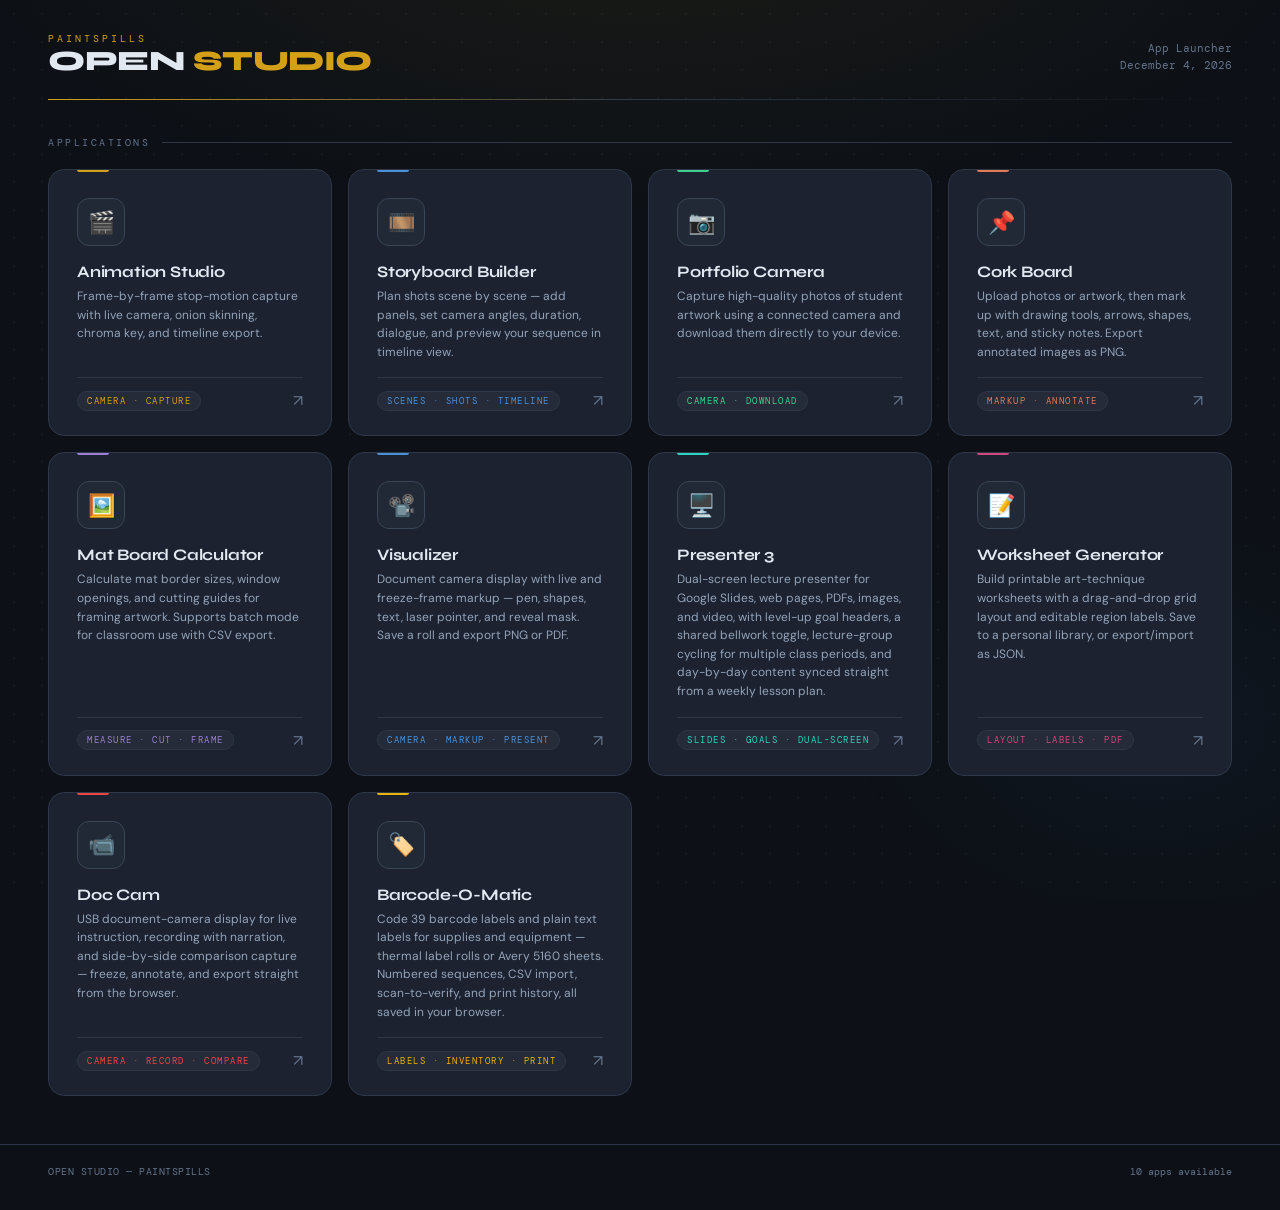
<file: index.html>
<!DOCTYPE html>
<html lang="en">
<head>
    <meta charset="UTF-8">
    <meta name="viewport" content="width=device-width, initial-scale=1.0">
    <title>Open Studio — Hub</title>
    <link rel="preconnect" href="https://fonts.googleapis.com">
    <link href="https://fonts.googleapis.com/css2?family=DM+Mono:wght@400;500&family=Syne:wght@700;800&family=DM+Sans:wght@400;500&display=swap" rel="stylesheet">
    <style>
        :root {
            --bg:       #0d1117;
            --surface:  #161b22;
            --card:     #1c2230;
            --card2:    #212836;
            --border:   #2d3748;
            --border2:  #3a4556;
            --accent:   #d4a017;
            --accent2:  #b8891a;
            --blue:     #4a90d9;
            --text:     #e2e8f0;
            --text2:    #94a3b8;
            --text3:    #64748b;
        }

        *, *::before, *::after { box-sizing: border-box; margin: 0; padding: 0; }

        body {
            font-family: 'DM Sans', sans-serif;
            background: var(--bg);
            color: var(--text);
            min-height: 100vh;
            overflow-x: hidden;
        }

        /* ── Background texture ── */
        body::before {
            content: '';
            position: fixed;
            inset: 0;
            background:
                radial-gradient(ellipse 80% 50% at 50% -10%, rgba(212,160,23,0.07) 0%, transparent 70%),
                radial-gradient(ellipse 40% 40% at 90% 80%, rgba(74,144,217,0.05) 0%, transparent 60%);
            pointer-events: none;
            z-index: 0;
        }

        /* Grid dot pattern */
        body::after {
            content: '';
            position: fixed;
            inset: 0;
            background-image: radial-gradient(circle, rgba(255,255,255,0.03) 1px, transparent 1px);
            background-size: 28px 28px;
            pointer-events: none;
            z-index: 0;
        }

        /* ── Header ── */
        header {
            position: relative;
            z-index: 10;
            padding: 32px 48px 0;
            display: flex;
            align-items: flex-end;
            justify-content: space-between;
            gap: 20px;
        }

        .wordmark {
            display: flex;
            flex-direction: column;
            gap: 2px;
        }

        .wordmark-eyebrow {
            font-family: 'DM Mono', monospace;
            font-size: 10px;
            letter-spacing: 3px;
            color: var(--accent);
            text-transform: uppercase;
        }

        .wordmark-title {
            font-family: 'Syne', sans-serif;
            font-size: 28px;
            font-weight: 800;
            color: var(--text);
            letter-spacing: -0.5px;
            line-height: 1;
        }

        .wordmark-title span {
            color: var(--accent);
        }

        .header-meta {
            font-family: 'DM Mono', monospace;
            font-size: 11px;
            color: var(--text3);
            text-align: right;
            line-height: 1.6;
        }

        /* ── Divider ── */
        .divider {
            position: relative;
            z-index: 10;
            margin: 24px 48px 0;
            height: 1px;
            background: linear-gradient(to right, var(--accent), var(--border), transparent);
        }

        /* ── Section label ── */
        .section-label {
            position: relative;
            z-index: 10;
            margin: 36px 48px 20px;
            display: flex;
            align-items: center;
            gap: 12px;
        }

        .section-label-text {
            font-family: 'DM Mono', monospace;
            font-size: 10px;
            letter-spacing: 2.5px;
            color: var(--text3);
            text-transform: uppercase;
        }

        .section-label-line {
            flex: 1;
            height: 1px;
            background: var(--border);
        }

        /* ── App grid ── */
        .app-grid {
            position: relative;
            z-index: 10;
            display: grid;
            grid-template-columns: repeat(auto-fill, minmax(280px, 1fr));
            gap: 16px;
            padding: 0 48px 48px;
        }

        /* ── App card ── */
        .app-card {
            position: relative;
            background: var(--card);
            border: 1px solid var(--border);
            border-radius: 16px;
            padding: 28px 28px 24px;
            cursor: pointer;
            text-decoration: none;
            color: inherit;
            display: flex;
            flex-direction: column;
            gap: 16px;
            overflow: hidden;
            transition: border-color 0.2s, transform 0.2s, box-shadow 0.2s;
            animation: cardIn 0.5s both;
        }

        .app-card:nth-child(1) { animation-delay: 0.05s; }
        .app-card:nth-child(2) { animation-delay: 0.10s; }
        .app-card:nth-child(3) { animation-delay: 0.15s; }
        .app-card:nth-child(4) { animation-delay: 0.20s; }
        .app-card:nth-child(5) { animation-delay: 0.25s; }
        .app-card:nth-child(6) { animation-delay: 0.30s; }
        .app-card:nth-child(7) { animation-delay: 0.35s; }
        .app-card:nth-child(8) { animation-delay: 0.40s; }
        .app-card:nth-child(9) { animation-delay: 0.45s; }

        @keyframes cardIn {
            from { opacity: 0; transform: translateY(16px); }
            to   { opacity: 1; transform: translateY(0); }
        }

        /* Glow on hover — uses accent color from data attribute */
        .app-card::before {
            content: '';
            position: absolute;
            inset: 0;
            border-radius: 16px;
            opacity: 0;
            transition: opacity 0.3s;
            background: radial-gradient(ellipse 60% 60% at 30% 30%, var(--card-glow, rgba(212,160,23,0.08)), transparent 70%);
        }

        .app-card:hover {
            border-color: var(--card-accent, var(--accent));
            transform: translateY(-3px);
            box-shadow: 0 12px 40px rgba(0,0,0,0.4), 0 0 0 1px var(--card-accent, var(--accent));
        }

        .app-card:hover::before { opacity: 1; }

        /* Corner accent line */
        .app-card::after {
            content: '';
            position: absolute;
            top: 0; left: 28px;
            width: 32px;
            height: 2px;
            background: var(--card-accent, var(--accent));
            border-radius: 0 0 2px 2px;
            transition: width 0.3s;
        }

        .app-card:hover::after { width: 64px; }

        /* ── Card icon ── */
        .card-icon {
            width: 48px;
            height: 48px;
            border-radius: 12px;
            background: var(--card2);
            border: 1px solid var(--border2);
            display: flex;
            align-items: center;
            justify-content: center;
            font-size: 22px;
            flex-shrink: 0;
            transition: transform 0.2s;
        }

        .app-card:hover .card-icon { transform: scale(1.08); }

        /* ── Card content ── */
        .card-body { flex: 1; display: flex; flex-direction: column; gap: 6px; }

        .card-title {
            font-family: 'Syne', sans-serif;
            font-size: 16px;
            font-weight: 700;
            color: var(--text);
            letter-spacing: -0.2px;
        }

        .card-desc {
            font-size: 12px;
            color: var(--text2);
            line-height: 1.55;
        }

        .card-footer {
            display: flex;
            align-items: center;
            justify-content: space-between;
            padding-top: 12px;
            border-top: 1px solid var(--border);
        }

        .card-tag {
            font-family: 'DM Mono', monospace;
            font-size: 9px;
            letter-spacing: 1.5px;
            text-transform: uppercase;
            color: var(--card-accent, var(--accent));
            background: rgba(255,255,255,0.04);
            border: 1px solid var(--border);
            border-radius: 20px;
            padding: 3px 9px;
        }

        .card-arrow {
            font-size: 16px;
            color: var(--text3);
            transition: transform 0.2s, color 0.2s;
        }

        .app-card:hover .card-arrow {
            transform: translate(3px, -3px);
            color: var(--card-accent, var(--accent));
        }

        /* ── "Coming soon" cards ── */
        .app-card.coming-soon {
            opacity: 0.45;
            cursor: default;
            pointer-events: none;
        }

        .coming-badge {
            font-family: 'DM Mono', monospace;
            font-size: 9px;
            letter-spacing: 1.5px;
            text-transform: uppercase;
            color: var(--text3);
            background: var(--card2);
            border: 1px solid var(--border);
            border-radius: 20px;
            padding: 3px 9px;
        }

        /* ── Footer ── */
        footer {
            position: relative;
            z-index: 10;
            padding: 0 48px 32px;
            display: flex;
            align-items: center;
            justify-content: space-between;
            gap: 16px;
            border-top: 1px solid var(--border);
            padding-top: 20px;
            margin-top: 0;
        }

        .footer-text {
            font-family: 'DM Mono', monospace;
            font-size: 10px;
            color: var(--text3);
            letter-spacing: 0.5px;
        }

        .app-count {
            font-family: 'DM Mono', monospace;
            font-size: 10px;
            color: var(--text3);
        }

        .app-count span {
            color: var(--accent);
            font-weight: 500;
        }

        /* ── Responsive ── */
        @media (max-width: 640px) {
            header { padding: 24px 20px 0; flex-direction: column; align-items: flex-start; }
            .divider { margin: 20px 20px 0; }
            .section-label { margin: 28px 20px 16px; }
            .app-grid { padding: 0 20px 32px; grid-template-columns: 1fr; }
            footer { padding: 20px 20px 24px; flex-direction: column; align-items: flex-start; }
        }
    </style>
</head>
<body>

<header>
    <div class="wordmark">
        <div class="wordmark-eyebrow">Paintspills</div>
        <div class="wordmark-title">OPEN <span>STUDIO</span></div>
    </div>
    <div class="header-meta">
        App Launcher<br>
        <span id="current-date"></span>
    </div>
</header>

<div class="divider"></div>

<div class="section-label">
    <span class="section-label-text">Applications</span>
    <div class="section-label-line"></div>
</div>

<div class="app-grid" id="app-grid">

    <!-- ── Animation Studio ── -->
    <a class="app-card"
       href="apps/animation/"
       target="_blank"
       style="--card-accent: #d4a017; --card-glow: rgba(212,160,23,0.08);">
        <div class="card-icon">🎬</div>
        <div class="card-body">
            <div class="card-title">Animation Studio</div>
            <div class="card-desc">Frame-by-frame stop-motion capture with live camera, onion skinning, chroma key, and timeline export.</div>
        </div>
        <div class="card-footer">
            <span class="card-tag">Camera · Capture</span>
            <span class="card-arrow">↗</span>
        </div>
    </a>

    <!-- ── Storyboard Builder ── -->
    <a class="app-card"
       href="apps/storyboard/"
       target="_blank"
       style="--card-accent: #4a90d9; --card-glow: rgba(74,144,217,0.08);">
        <div class="card-icon">🎞️</div>
        <div class="card-body">
            <div class="card-title">Storyboard Builder</div>
            <div class="card-desc">Plan shots scene by scene — add panels, set camera angles, duration, dialogue, and preview your sequence in timeline view.</div>
        </div>
        <div class="card-footer">
            <span class="card-tag">Scenes · Shots · Timeline</span>
            <span class="card-arrow">↗</span>
        </div>
    </a>

    <!-- ── Portfolio Camera ── -->
    <a class="app-card"
       href="apps/portfolio/"
       target="_blank"
       style="--card-accent: #3ecf8e; --card-glow: rgba(62,207,142,0.07);">
        <div class="card-icon">📷</div>
        <div class="card-body">
            <div class="card-title">Portfolio Camera</div>
            <div class="card-desc">Capture high-quality photos of student artwork using a connected camera and download them directly to your device.</div>
        </div>
        <div class="card-footer">
            <span class="card-tag">Camera · Download</span>
            <span class="card-arrow">↗</span>
        </div>
    </a>

    <!-- ── Cork Board ── -->
    <a class="app-card"
       href="apps/corkboard/"
       target="_blank"
       style="--card-accent: #e07b54; --card-glow: rgba(224,123,84,0.08);">
        <div class="card-icon">📌</div>
        <div class="card-body">
            <div class="card-title">Cork Board</div>
            <div class="card-desc">Upload photos or artwork, then mark up with drawing tools, arrows, shapes, text, and sticky notes. Export annotated images as PNG.</div>
        </div>
        <div class="card-footer">
            <span class="card-tag">Markup · Annotate</span>
            <span class="card-arrow">↗</span>
        </div>
    </a>

    <!-- ── Mat Board Calculator ── -->
    <a class="app-card"
       href="apps/matboard/"
       target="_blank"
       style="--card-accent: #9b7fd4; --card-glow: rgba(155,127,212,0.08);">
        <div class="card-icon">🖼️</div>
        <div class="card-body">
            <div class="card-title">Mat Board Calculator</div>
            <div class="card-desc">Calculate mat border sizes, window openings, and cutting guides for framing artwork. Supports batch mode for classroom use with CSV export.</div>
        </div>
        <div class="card-footer">
            <span class="card-tag">Measure · Cut · Frame</span>
            <span class="card-arrow">↗</span>
        </div>
    </a>

    <!-- ── Visualizer ── -->
    <a class="app-card"
       href="apps/visualizer/"
       target="_blank"
       style="--card-accent: #4a90d9; --card-glow: rgba(74,144,217,0.08);">
        <div class="card-icon">📽️</div>
        <div class="card-body">
            <div class="card-title">Visualizer</div>
            <div class="card-desc">Document camera display with live and freeze-frame markup — pen, shapes, text, laser pointer, and reveal mask. Save a roll and export PNG or PDF.</div>
        </div>
        <div class="card-footer">
            <span class="card-tag">Camera · Markup · Present</span>
            <span class="card-arrow">↗</span>
        </div>
    </a>

    <!-- ── Presenter 3 ── -->
    <a class="app-card"
       href="apps/presenter/"
       target="_blank"
       style="--card-accent: #2dd4bf; --card-glow: rgba(45,212,191,0.08);">
        <div class="card-icon">🖥️</div>
        <div class="card-body">
            <div class="card-title">Presenter 3</div>
            <div class="card-desc">Dual-screen lecture presenter for Google Slides, web pages, PDFs, images, and video, with level-up goal headers, a shared bellwork toggle, lecture-group cycling for multiple class periods, and day-by-day content synced straight from a weekly lesson plan.</div>
        </div>
        <div class="card-footer">
            <span class="card-tag">Slides · Goals · Dual-Screen</span>
            <span class="card-arrow">↗</span>
        </div>
    </a>

    <!-- ── Worksheet Generator ── -->
    <a class="app-card"
       href="apps/worksheet-generator/"
       target="_blank"
       style="--card-accent: #d1477a; --card-glow: rgba(209,71,122,0.08);">
        <div class="card-icon">📝</div>
        <div class="card-body">
            <div class="card-title">Worksheet Generator</div>
            <div class="card-desc">Build printable art-technique worksheets with a drag-and-drop grid layout and editable region labels. Save to a personal library, or export/import as JSON.</div>
        </div>
        <div class="card-footer">
            <span class="card-tag">Layout · Labels · PDF</span>
            <span class="card-arrow">↗</span>
        </div>
    </a>

    <!-- ── Doc Cam ── -->
    <a class="app-card"
       href="apps/doccam/"
       target="_blank"
       style="--card-accent: #ef4444; --card-glow: rgba(239,68,68,0.08);">
        <div class="card-icon">📹</div>
        <div class="card-body">
            <div class="card-title">Doc Cam</div>
            <div class="card-desc">USB document-camera display for live instruction, recording with narration, and side-by-side comparison capture — freeze, annotate, and export straight from the browser.</div>
        </div>
        <div class="card-footer">
            <span class="card-tag">Camera · Record · Compare</span>
            <span class="card-arrow">↗</span>
        </div>
    </a>

    <!-- ── Barcode-O-Matic ── -->
    <a class="app-card"
       href="apps/barcode-o-matic/"
       target="_blank"
       style="--card-accent: #eab308; --card-glow: rgba(234,179,8,0.08);">
        <div class="card-icon">🏷️</div>
        <div class="card-body">
            <div class="card-title">Barcode-O-Matic</div>
            <div class="card-desc">Code 39 barcode labels and plain text labels for supplies and equipment — thermal label rolls or Avery 5160 sheets. Numbered sequences, CSV import, scan-to-verify, and print history, all saved in your browser.</div>
        </div>
        <div class="card-footer">
            <span class="card-tag">Labels · Inventory · Print</span>
            <span class="card-arrow">↗</span>
        </div>
    </a>

    <!-- ── Add more apps here — duplicate an <a class="app-card"> block ── -->

</div>

<footer>
    <div class="footer-text">OPEN STUDIO &mdash; PAINTSPILLS</div>
    <div class="app-count"><span id="app-count">1</span> app available</div>
</footer>

<script>
    // Live date
    const d = new Date();
    document.getElementById('current-date').textContent =
        d.toLocaleDateString('en-US', { year: 'numeric', month: 'long', day: 'numeric' });

    // Count real (non-coming-soon) cards
    const realApps = document.querySelectorAll('.app-card:not(.coming-soon)').length;
    const countEl  = document.getElementById('app-count');
    countEl.textContent = realApps;
    countEl.parentElement.textContent = `${realApps} app${realApps !== 1 ? 's' : ''} available`;
</script>

</body>
</html>
</file>
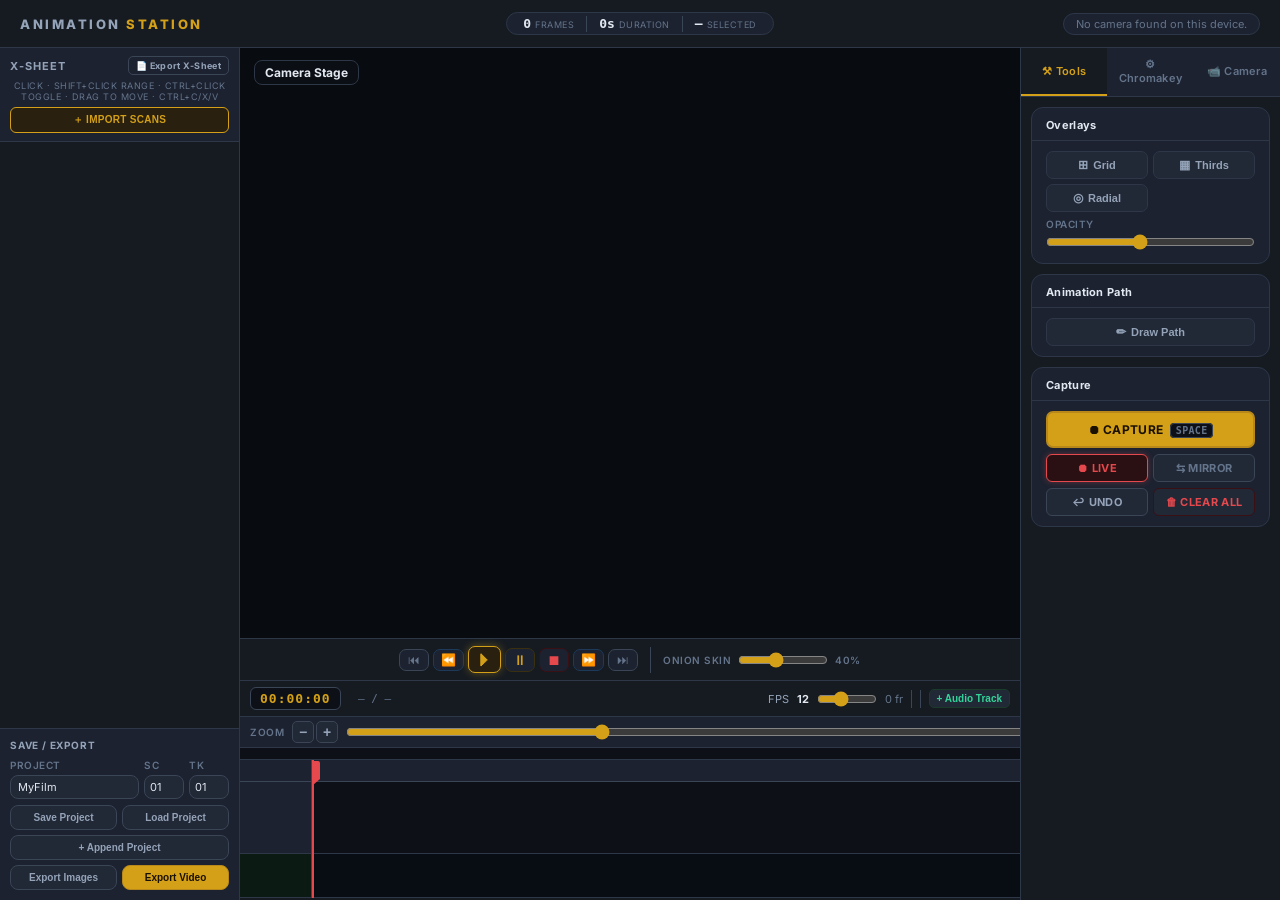
<file: apps/animation/index.html>
<!DOCTYPE html>
<html lang="en">
<head>
    <meta charset="UTF-8">
    <meta name="viewport" content="width=device-width, initial-scale=1.0">
    <title>Animation Station</title>
    <style>
        @import url('https://fonts.googleapis.com/css2?family=Inter:wght@400;500;600;700;800&display=swap');

        :root {
            --bg:       #0d1117;
            --surface:  #161b22;
            --card:     #1c2230;
            --card2:    #212836;
            --border:   #2d3748;
            --border2:  #3a4556;
            --accent:   #d4a017;
            --accent2:  #b8891a;
            --danger:   #e5484d;
            --danger2:  #c73d42;
            --blue:     #4a90d9;
            --blue2:    #3a7cc4;
            --gold:     #d4a017;
            --gold2:    #b8891a;
            --text:     #e2e8f0;
            --text2:    #94a3b8;
            --text3:    #64748b;
            --green-dim:#2a2010;
        }

        * { box-sizing: border-box; margin: 0; padding: 0; }

        body {
            font-family: 'Inter', 'Segoe UI', sans-serif;
            background: var(--bg);
            color: var(--text);
            display: flex;
            flex-direction: column;
            height: 100vh;
            overflow: hidden;
            font-size: 13px;
        }

        /* ── Header ── */
        header {
            height: 48px;
            padding: 0 20px;
            background: var(--surface);
            border-bottom: 1px solid var(--border);
            display: grid;
            grid-template-columns: 1fr auto 1fr;
            align-items: center;
            flex-shrink: 0;
        }
        .logo {
            font-weight: 800;
            font-size: 13px;
            letter-spacing: 2.5px;
            text-transform: uppercase;
            color: var(--text2);
        }
        .logo span { color: var(--accent); }
        #status-msg {
            font-size: 11px;
            color: var(--text3);
            background: var(--card);
            border: 1px solid var(--border);
            border-radius: 20px;
            padding: 3px 12px;
            justify-self: end;
        }

        /* ── Stats pill in header ── */
        .header-stats {
            display: flex;
            align-items: center;
            justify-content: center;
            background: var(--card);
            border: 1px solid var(--border);
            border-radius: 20px;
            padding: 0 4px;
        }
        .header-stat-box {
            display: flex;
            align-items: baseline;
            gap: 4px;
            padding: 4px 12px;
        }
        .header-stat-value {
            font-size: 13px;
            font-weight: 800;
            color: var(--text);
            font-family: monospace;
            line-height: 1;
        }
        .header-stat-label {
            font-size: 9px;
            color: var(--text3);
            text-transform: uppercase;
            letter-spacing: 0.5px;
        }
        .header-stat-sep {
            width: 1px;
            height: 16px;
            background: var(--border2);
            flex-shrink: 0;
        }

        /* ── Main layout: left (x-sheet) | center (viewport) | right (controls panel) ── */
        .main-layout {
            display: flex;
            flex: 1;
            overflow: hidden;
        }

        /* ── X-Sheet (left) ── */
        .x-sheet {
            width: 240px;
            background: var(--surface);
            border-right: 1px solid var(--border);
            display: flex;
            flex-direction: column;
            flex-shrink: 0;
        }
        .x-sheet-header {
            padding: 8px 10px;
            background: var(--card);
            border-bottom: 1px solid var(--border);
            display: flex;
            flex-direction: column;
            gap: 5px;
        }
        .x-sheet-title-row {
            display: flex;
            align-items: center;
            justify-content: space-between;
            gap: 6px;
        }
        .x-sheet-title {
            font-size: 11px;
            font-weight: 700;
            color: var(--text2);
            letter-spacing: 1px;
        }
        .btn-xsheet-export {
            background: transparent;
            border: 1px solid var(--border2);
            color: var(--text2);
            padding: 3px 7px;
            border-radius: 5px;
            font-size: 9px;
            font-weight: 700;
            cursor: pointer;
            letter-spacing: 0.3px;
            white-space: nowrap;
            font-family: inherit;
            transition: 0.12s;
        }
        .btn-xsheet-export:hover { background: var(--card); border-color: var(--text3); color: var(--text); }
        .x-sheet-hint {
            font-size: 9px;
            color: var(--text3);
            text-align: center;
            letter-spacing: 0.5px;
        }
        .x-sheet-content { flex: 1; overflow-y: auto; }
        .x-sheet-content::-webkit-scrollbar { width: 4px; }
        .x-sheet-content::-webkit-scrollbar-thumb { background: var(--border2); border-radius: 2px; }

        .x-row {
            display: grid;
            grid-template-columns: 18px 32px 1fr 46px;
            border-bottom: 1px solid var(--border);
            align-items: center;
            cursor: pointer;
            transition: background 0.15s;
            user-select: none;
        }
        .x-row:hover { background: var(--card); }
        .x-row.dragging { opacity: 0.4; }
        .x-row.drag-group-dragging { opacity: 0.4; background: #2a2a10; }
        .x-row.over { border-top: 2px solid var(--blue); }
        .x-row.selected { background: var(--green-dim); border-left: 3px solid var(--accent); }
        .x-row.multi-selected { background: #1a243a; border-left: 3px solid var(--blue); }

        .x-sel { display: flex; align-items: center; justify-content: center; }
        .x-sel-dot { width: 7px; height: 7px; border-radius: 50%; border: 1px solid var(--border2); background: transparent; }
        .x-row.selected .x-sel-dot { background: var(--accent); border-color: var(--accent); }
        .x-row.multi-selected .x-sel-dot { background: var(--blue); border-color: var(--blue); }

        .x-num {
            padding: 7px 4px;
            background: var(--card);
            color: var(--text3);
            text-align: center;
            font-size: 10px;
            font-family: monospace;
            border-right: 1px solid var(--border);
            pointer-events: none;
        }
        .x-data {
            padding: 0 7px;
            color: var(--text2);
            white-space: nowrap;
            overflow: hidden;
            font-size: 10px;
            pointer-events: none;
        }
        .x-hold {
            margin: 3px 4px;
            padding: 2px 3px;
            background: var(--bg);
            border: 1px solid var(--border2);
            color: var(--accent);
            width: 38px;
            text-align: center;
            font-size: 10px;
            border-radius: 4px;
        }

        /* ── Center: viewport + timeline strip ── */
        .center-col {
            flex: 1;
            display: flex;
            flex-direction: column;
            overflow: hidden;
            background: var(--bg);
        }

        .viewport-wrap {
            flex: 1;
            position: relative;
            display: flex;
            align-items: center;
            justify-content: center;
            overflow: hidden;
            background: #080c10;
        }

        /* Camera stage label */
        .viewport-label {
            position: absolute;
            top: 12px;
            left: 14px;
            font-size: 12px;
            font-weight: 700;
            color: var(--text);
            background: rgba(13,17,23,0.75);
            border: 1px solid var(--border);
            border-radius: 8px;
            padding: 4px 10px;
            z-index: 20;
            backdrop-filter: blur(4px);
        }
        #webcam-canvas, #onion-skin, #playback-view {
            position: absolute;
            max-width: calc(100% - 16px);
            max-height: calc(100% - 16px);
            object-fit: contain;
        }
        #onion-skin { opacity: 0.4; pointer-events: none; z-index: 3; }
        #playback-view { z-index: 4; display: none; background: #000; }
        video { display: none; }
        #overlay-canvas {
            position: absolute; pointer-events: none; z-index: 10;
            max-width: calc(100% - 16px); max-height: calc(100% - 16px); object-fit: contain;
        }
        #path-canvas {
            position: absolute; z-index: 11; cursor: crosshair; display: none;
            max-width: calc(100% - 16px); max-height: calc(100% - 16px); object-fit: contain;
        }

        /* ── Capture toolbar — centered under viewport ── */
        .capture-toolbar {
            background: var(--surface);
            border-top: 1px solid var(--border);
            flex-shrink: 0;
            display: flex;
            justify-content: center;
            align-items: center;
            padding: 7px 12px;
        }
        .capture-toolbar-inner {
            display: flex;
            align-items: center;
            gap: 12px;
        }
        .cap-group {
            display: flex;
            align-items: center;
            gap: 6px;
        }
        .cap-onion-group {
            gap: 7px;
        }
        .cap-divider {
            width: 1px;
            height: 26px;
            background: var(--border2);
        }
        .cap-btn {
            padding: 7px 18px;
            border-radius: 8px;
            font-size: 12px;
            font-weight: 700;
            cursor: pointer;
            border: none;
            transition: 0.12s;
            letter-spacing: 0.3px;
            white-space: nowrap;
            font-family: inherit;
        }
        .cap-btn:active { transform: scale(0.97); }
        .cap-capture {
            background: var(--accent);
            color: #1a1000;
            border: 2px solid var(--accent2);
            font-size: 13px;
        }
        .cap-capture:hover { background: var(--accent2); }
        .cap-undo {
            background: var(--card2);
            color: var(--text2);
            border: 1px solid var(--border2);
        }
        .cap-undo:hover { background: var(--card); color: var(--text); }
        .cap-clear {
            background: var(--card2);
            color: var(--danger);
            border: 1px solid #3a1015;
            font-size: 12px;
        }
        .cap-clear:hover { background: #2a1012; color: var(--danger); }
        .cap-live {
            background: var(--card2);
            color: var(--danger);
            border: 1px solid #3a1015;
            font-size: 12px;
            min-width: 64px;
        }
        .cap-live.active {
            background: #2a1012;
            color: var(--danger);
            border-color: var(--danger);
            box-shadow: 0 0 6px rgba(229,72,77,0.35);
        }
        .cap-live:not(.active) {
            color: var(--text3);
            border-color: var(--border2);
            box-shadow: none;
        }
        .cap-label {
            font-size: 10px;
            font-weight: 600;
            color: var(--text3);
            text-transform: uppercase;
            letter-spacing: 0.5px;
            white-space: nowrap;
        }

        /* ── Timeline panel (video-editor style) ── */
        .timeline-panel {
            background: var(--surface);
            border-top: 1px solid var(--border);
            flex-shrink: 0;
            display: flex;
            flex-direction: column;
            padding: 6px 0 0;
            min-height: 220px;
        }

        /* Top bar: transport + timecode + FPS */
        .timeline-topbar {
            display: flex;
            align-items: center;
            gap: 8px;
            padding: 0 10px 6px;
            border-bottom: 1px solid var(--border);
            flex-wrap: nowrap;
        }
        .tl-timecode {
            font-family: monospace;
            font-size: 13px;
            font-weight: 700;
            color: var(--accent);
            background: var(--bg);
            border: 1px solid var(--border2);
            border-radius: 6px;
            padding: 3px 9px;
            letter-spacing: 1px;
            white-space: nowrap;
        }
        .tl-spacer { flex: 1; }
        .fps-row {
            display: flex;
            align-items: center;
            gap: 5px;
            font-size: 11px;
            color: var(--text2);
            white-space: nowrap;
        }
        .fps-row strong { color: var(--text); min-width: 18px; text-align: center; }
        .fps-row input[type=range] { width: 60px; accent-color: var(--accent); }
        .tl-framecount { font-size: 11px; color: var(--text3); white-space: nowrap; }

        /* ── Zoom + Scroll bar ── */
        .tl-zoom-bar {
            display: flex;
            align-items: center;
            gap: 8px;
            padding: 4px 10px;
            background: var(--card);
            border-bottom: 1px solid var(--border);
            flex-shrink: 0;
        }
        .tl-zoom-label {
            font-size: 10px;
            font-weight: 600;
            color: var(--text3);
            text-transform: uppercase;
            letter-spacing: 0.5px;
            white-space: nowrap;
        }
        .tl-zoom-btns {
            display: flex;
            gap: 2px;
        }
        .tl-zoom-btn {
            width: 22px;
            height: 22px;
            padding: 0;
            background: var(--card2);
            border: 1px solid var(--border2);
            color: var(--text2);
            border-radius: 5px;
            font-size: 14px;
            font-weight: 700;
            line-height: 1;
            cursor: pointer;
            display: flex;
            align-items: center;
            justify-content: center;
            flex-shrink: 0;
        }
        .tl-zoom-btn:hover { background: var(--card); color: var(--text); border-color: var(--accent); }
        .tl-zoom-val {
            font-size: 10px;
            font-family: monospace;
            color: var(--accent);
            min-width: 30px;
            text-align: center;
        }
        .tl-zoom-slider {
            width: 90px;
            accent-color: var(--accent);
            flex-shrink: 0;
        }

        /* ── Custom timeline scrollbar ── */
        .tl-scrollbar-track {
            height: 12px;
            background: var(--bg);
            border-bottom: 1px solid var(--border);
            position: relative;
            flex-shrink: 0;
            cursor: pointer;
        }
        .tl-scrollbar-thumb {
            position: absolute;
            top: 2px;
            height: 8px;
            min-width: 32px;
            background: var(--border2);
            border-radius: 4px;
            cursor: grab;
            transition: background 0.15s;
        }
        .tl-scrollbar-thumb:hover { background: var(--text3); }
        .tl-scrollbar-thumb.grabbing { cursor: grabbing; background: var(--accent); }

        /* Track wrap: outer scroll container */
        .tl-track-wrap {
            position: relative;
            overflow-x: auto;
            overflow-y: visible;
            flex-shrink: 0;
            display: flex;
            flex-direction: row;
            min-height: 138px; /* ruler(22) + video-row(72) + sound-row(44) */
        }
        .tl-track-wrap::-webkit-scrollbar { display: none; }
        .tl-track-wrap { scrollbar-width: none; }

        /* Fixed left labels column */
        .tl-labels-col {
            flex-shrink: 0;
            width: 72px;
            background: var(--card);
            border-right: 1px solid var(--border2);
            display: flex;
            flex-direction: column;
            position: sticky;
            left: 0;
            z-index: 15;
            min-height: 138px; /* ruler(22) + video-row(72) + sound-row(44) */
        }
        .tl-ruler-corner {
            height: 22px;
            background: var(--card);
            border-bottom: 1px solid var(--border2);
            flex-shrink: 0;
        }
        .tl-track-label {
            display: flex;
            flex-direction: column;
            align-items: center;
            justify-content: center;
            gap: 3px;
            padding: 3px 4px;
            border-bottom: 1px solid var(--border);
            flex-shrink: 0;
            font-size: 9px;
            font-weight: 700;
            color: var(--text3);
            letter-spacing: 0.3px;
            white-space: nowrap;
            user-select: none;
            box-sizing: border-box;
        }
        .tl-track-label.video-label { background: var(--card); min-height: 72px; height: 72px; }
        .tl-track-label.sound-label { background: #0c1a14; color: #34d399; min-height: 44px; height: 44px; }
        .tl-track-label-name { font-size: 9px; font-weight: 700; width: 100%; text-align: center; overflow: hidden; text-overflow: ellipsis; }
        .tl-label-btn {
            padding: 1px 4px; background: var(--card2); border: 1px solid var(--border2);
            color: var(--text3); border-radius: 3px; font-size: 9px; font-weight: 700;
            cursor: pointer; width: 100%; text-align: center; line-height: 14px;
        }
        .tl-label-btn:hover { background: var(--card); color: var(--text2); }
        .tl-label-btn.del { color: var(--danger); border-color: #3a1015; }
        .tl-label-btn.del:hover { background: #2a1012; }
        .tl-label-btn.snd { color: #34d399; border-color: #1a3a2a; }
        .tl-label-btn.snd:hover { background: #0e2a1a; }

        /* Scrollable right side — ruler + all track rows */
        .tl-tracks-area {
            flex: 1;
            display: flex;
            flex-direction: column;
            min-width: 0;
            position: relative;
        }

        /* Ruler canvas */
        .tl-ruler {
            display: block;
            height: 22px;
            background: var(--card);
            border-bottom: 1px solid var(--border2);
            cursor: pointer;
            flex-shrink: 0;
        }

        /* Generic track row */
        .tl-track-row {
            position: relative;
            border-bottom: 1px solid var(--border);
            flex-shrink: 0;
            min-width: 100%;
            box-sizing: border-box;
        }
        .tl-track-row.video-row {
            display: flex;
            align-items: stretch;
            height: 72px;
            background: var(--bg);
        }
        .tl-track-row.sound-row {
            height: 44px;
            background: #080d14;
        }


        /* Each frame cell: width proportional to hold value */
        .tl-cell {
            position: relative;
            flex-shrink: 0;
            border-right: 1px solid var(--border);
            overflow: visible;
            cursor: pointer;
            transition: filter 0.1s;
            box-sizing: border-box;
            height: 100%;
        }
        .tl-cell:hover { filter: brightness(1.15); }
        .tl-cell.active-cell { outline: 2px solid var(--accent); outline-offset: -2px; z-index: 2; }
        .tl-cell.multi-cell  { outline: 2px solid var(--blue);   outline-offset: -2px; z-index: 2; }
        .tl-cell.resizing    { filter: brightness(1.25); outline: 2px solid var(--accent); outline-offset: -2px; z-index: 5; cursor: ew-resize; }
        .tl-cell img { width: 100%; height: 100%; object-fit: cover; display: block; pointer-events: none; overflow: hidden; }

        /* Cell resize handle — right edge */
        .tl-cell-resize {
            position: absolute; top: 0; right: -4px;
            width: 8px; height: 100%; cursor: ew-resize; z-index: 6;
            display: flex; align-items: center; justify-content: center;
        }
        .tl-cell-resize::after {
            content: ''; display: block; width: 3px; height: 60%;
            border-radius: 2px; background: var(--border2); transition: background 0.12s, width 0.12s;
        }
        .tl-cell-resize:hover::after, .tl-cell.resizing .tl-cell-resize::after { background: var(--accent); width: 4px; }

        /* Hold count badge */
        .tl-cell-hold-badge {
            position: absolute; top: 4px; right: 10px;
            background: rgba(13,17,23,0.88); border: 1px solid var(--accent); color: var(--accent);
            font-size: 10px; font-weight: 700; font-family: monospace;
            border-radius: 4px; padding: 1px 5px;
            pointer-events: none; display: none; z-index: 7; white-space: nowrap;
        }
        .tl-cell.resizing .tl-cell-hold-badge { display: block; }

        /* Frame number label on cell */
        .tl-cell-label {
            position: absolute; bottom: 2px; left: 3px;
            font-size: 9px; font-family: monospace;
            color: rgba(255,255,255,0.75); text-shadow: 0 1px 2px #000;
            pointer-events: none; line-height: 1;
        }

        /* Playhead — absolute inside tl-tracks-area */
        .tl-playhead {
            position: absolute; top: 0; bottom: 0; width: 2px;
            background: var(--danger); z-index: 10; pointer-events: none; left: 0;
        }
        /* Pin head — rectangular block sitting on the ruler */
        .tl-playhead::before {
            content: '';
            position: absolute;
            top: 1px;
            left: 50%;
            transform: translateX(-50%);
            width: 14px;
            height: 18px;
            background: var(--danger);
            border-radius: 2px 2px 0 0;
            /* Horizontal stripe marks like the reference */
            background-image:
                linear-gradient(var(--danger) 0px, var(--danger) 0px),
                repeating-linear-gradient(
                    180deg,
                    rgba(0,0,0,0) 0px,
                    rgba(0,0,0,0) 3px,
                    rgba(0,0,0,0.35) 3px,
                    rgba(0,0,0,0.35) 4px
                );
        }
        /* Downward triangle notch at bottom of head */
        .tl-playhead::after {
            content: '';
            position: absolute;
            top: 19px;
            left: 50%;
            transform: translateX(-50%);
            width: 0; height: 0;
            border-left:  7px solid transparent;
            border-right: 7px solid transparent;
            border-top:   6px solid var(--danger);
        }

        /* Sound clips */
        .snd-clips-inner {
            position: relative; height: 100%; min-width: 100%; will-change: transform;
            background: repeating-linear-gradient(90deg,transparent,transparent 19px,rgba(45,55,72,0.3) 19px,rgba(45,55,72,0.3) 20px);
        }
        .tl-sound-empty-hint {
            position: absolute; inset: 0; display: flex; align-items: center; justify-content: center;
            font-size: 10px; color: var(--text3); pointer-events: none; letter-spacing: 0.3px;
        }
        .tl-sound-empty-hint {
            position: absolute;
            inset: 0;
            display: flex;
            align-items: center;
            justify-content: center;
            font-size: 10px;
            color: var(--text3);
            pointer-events: none;
            letter-spacing: 0.3px;
        }

        /* Individual draggable clip */
        .snd-clip {
            position: absolute;
            top: 3px;
            height: 38px;
            border-radius: 5px;
            overflow: visible;
            cursor: grab;
            user-select: none;
            border: 1.5px solid rgba(52,211,153,0.5);
            box-shadow: 0 0 6px rgba(52,211,153,0.15);
            transition: border-color 0.1s, box-shadow 0.1s;
            min-width: 20px;
        }
        .snd-clip:hover  { border-color: rgba(52,211,153,0.85); box-shadow: 0 0 10px rgba(52,211,153,0.3); }
        .snd-clip.selected { border-color: #34d399; box-shadow: 0 0 12px rgba(52,211,153,0.5); }
        .snd-clip.dragging-clip { cursor: grabbing; opacity: 0.85; z-index: 20; }
        .snd-clip canvas { display: block; width: 100%; height: 100%; pointer-events: none; border-radius: 4px; }
        .snd-clip-label {
            position: absolute;
            top: 2px; left: 4px;
            font-size: 8px;
            font-family: monospace;
            color: rgba(255,255,255,0.7);
            pointer-events: none;
            white-space: nowrap;
            overflow: hidden;
            max-width: calc(100% - 20px);
            text-overflow: ellipsis;
        }
        .snd-clip-del {
            position: absolute;
            top: 2px; right: 2px;
            width: 14px; height: 14px;
            background: rgba(0,0,0,0.55);
            border: none;
            border-radius: 3px;
            color: #e5484d;
            font-size: 9px;
            line-height: 14px;
            text-align: center;
            cursor: pointer;
            display: none;
            padding: 0;
        }
        .snd-clip:hover .snd-clip-del,
        .snd-clip.selected .snd-clip-del { display: block; }
        /* Resize handles — left and right edges */
        .snd-clip-resize-l,
        .snd-clip-resize-r {
            position: absolute;
            top: 0;
            width: 8px;
            height: 100%;
            cursor: ew-resize;
            z-index: 5;
            display: flex;
            align-items: center;
            justify-content: center;
        }
        .snd-clip-resize-l { left: 0; }
        .snd-clip-resize-r { right: 0; }
        .snd-clip-resize-l::after,
        .snd-clip-resize-r::after {
            content: '';
            display: block;
            width: 2px;
            height: 55%;
            border-radius: 2px;
            background: rgba(255,255,255,0.25);
            transition: background 0.12s, width 0.12s;
        }
        .snd-clip:hover .snd-clip-resize-l::after,
        .snd-clip:hover .snd-clip-resize-r::after,
        .snd-clip.selected .snd-clip-resize-l::after,
        .snd-clip.selected .snd-clip-resize-r::after { background: rgba(255,255,255,0.7); width: 3px; }
        .snd-clip-muted { opacity: 0.45; filter: grayscale(0.8); }

        .snd-btn {
            padding: 3px 7px;
            background: var(--card2);
            border: 1px solid var(--border2);
            color: var(--text2);
            border-radius: 5px;
            font-size: 10px;
            font-weight: 600;
            cursor: pointer;
            white-space: nowrap;
        }
        .snd-btn:hover { background: var(--card); color: var(--text); }
        .snd-btn.active { background: var(--green-dim); border-color: var(--accent); color: var(--accent); }
        .snd-btn.danger { color: var(--danger); border-color: #3a1015; }
        .snd-btn.danger:hover { background: #2a1012; }

        /* Playback controls (same style as before, now in topbar) */
        .playback-controls { display: flex; align-items: center; gap: 4px; }
        .pb-btn {
            padding: 4px 7px;
            background: var(--card);
            border: 1px solid var(--border2);
            color: var(--text2);
            border-radius: 7px;
            font-size: 14px;
            line-height: 1;
            cursor: pointer;
            transition: 0.12s;
            min-width: 30px;
            text-align: center;
        }
        .pb-btn:hover { background: var(--card2); color: var(--text); }
        .pb-edge { color: var(--text3); font-size: 12px; }
        .pb-step { color: var(--blue); border-color: #1e3a5a; font-size: 12px; }
        .pb-step:hover { background: #111e30; border-color: var(--blue); }
        .pb-play { color: var(--accent); border-color: #1a4030; font-size: 17px; font-weight: 900; }
        .pb-play:hover { background: var(--green-dim); border-color: var(--accent); }
        .pb-play.active { background: var(--green-dim); border-color: var(--accent); box-shadow: 0 0 8px rgba(212,160,23,0.4); }
        .pb-pause { color: var(--gold); border-color: #3a3010; }
        .pb-pause:hover { background: #221f00; border-color: var(--gold); }
        .pb-pause.active { background: #221f00; border-color: var(--gold); box-shadow: 0 0 8px rgba(212,160,23,0.4); }
        .pb-stop { color: var(--danger); border-color: #3a1015; }
        .pb-stop:hover { background: #2a1012; border-color: var(--danger); }
        .pb-sep { width: 1px; height: 20px; background: var(--border); margin: 0 2px; }
        .pb-frame-display { font-family: monospace; font-size: 11px; color: var(--text3); min-width: 52px; text-align: center; }

        /* ── Right panel (tabbed) ── */
        .right-panel {
            width: 260px;
            background: var(--surface);
            border-left: 1px solid var(--border);
            display: flex;
            flex-direction: column;
            flex-shrink: 0;
            overflow: hidden;
        }

        /* Stats pinned above tabs */
        /* Tab bar */
        .tab-bar {
            display: flex;
            background: var(--card);
            border-bottom: 1px solid var(--border);
            flex-shrink: 0;
        }
        .tab-btn {
            flex: 1;
            padding: 9px 6px;
            background: transparent;
            border: none;
            border-bottom: 2px solid transparent;
            color: var(--text3);
            font-size: 11px;
            font-weight: 600;
            cursor: pointer;
            transition: 0.15s;
            letter-spacing: 0.3px;
            font-family: inherit;
        }
        .tab-btn:hover { color: var(--text2); background: var(--card2); }
        .tab-btn.active { color: var(--accent); border-bottom-color: var(--accent); background: var(--surface); }

        /* Tab panes */
        .tab-pane {
            display: none;
            flex-direction: column;
            overflow-y: auto;
            flex: 1;
        }
        .tab-pane::-webkit-scrollbar { width: 4px; }
        .tab-pane::-webkit-scrollbar-thumb { background: var(--border2); border-radius: 2px; }
        .tab-pane.active { display: flex; }

        /* Cards inside right panel */
        .rp-card {
            margin: 10px 10px 0;
            background: var(--card);
            border: 1px solid var(--border);
            border-radius: 12px;
            overflow: hidden;
        }
        .rp-card:last-child { margin-bottom: 10px; }

        .rp-card-title {
            font-size: 11px;
            font-weight: 700;
            color: var(--text);
            padding: 10px 14px 8px;
            border-bottom: 1px solid var(--border);
            letter-spacing: 0.3px;
        }
        .rp-card-body { padding: 10px 14px; }

        /* Stats row (like the reference's 0 frames / 0s / selected) */
        .stats-row {
            display: grid;
            grid-template-columns: 1fr 1fr 1fr;
            gap: 6px;
        }
        .stat-box {
            background: var(--card2);
            border: 1px solid var(--border);
            border-radius: 8px;
            padding: 8px 10px;
        }
        .stat-value { font-size: 20px; font-weight: 800; color: var(--text); line-height: 1; }
        .stat-label { font-size: 9px; color: var(--text3); margin-top: 2px; text-transform: uppercase; letter-spacing: 0.5px; }

        /* Big action buttons */
        .big-btn {
            width: 100%;
            padding: 11px;
            border-radius: 10px;
            font-size: 13px;
            font-weight: 700;
            border: none;
            cursor: pointer;
            transition: 0.12s;
            letter-spacing: 0.3px;
        }
        .big-btn:active { transform: scale(0.98); }
        .btn-capture { background: var(--accent); color: #1a1000; border: 2px solid var(--accent2); }
        .btn-capture:hover { background: var(--accent2); }
        .btn-danger-big { background: var(--danger); color: white; border: 2px solid var(--danger2); }
        .btn-danger-big:hover { background: var(--danger2); }

        /* Small control buttons */
        .ctrl-btn {
            padding: 7px 10px;
            background: var(--card2);
            border: 1px solid var(--border2);
            color: var(--text2);
            border-radius: 8px;
            font-size: 11px;
            font-weight: 600;
            cursor: pointer;
            transition: 0.12s;
            white-space: nowrap;
        }
        .ctrl-btn:hover { background: var(--card); border-color: var(--text3); color: var(--text); }
        .ctrl-btn.active { background: var(--green-dim); border-color: var(--accent); color: var(--accent); }
        .ctrl-btn.danger { border-color: #3a1015; color: var(--danger); }
        .ctrl-btn.danger:hover { background: #2a1012; }
        .ctrl-btn.gold { background: var(--gold); color: #1a1000; border-color: var(--gold2); font-weight: 700; }
        .ctrl-btn.gold:hover { background: var(--gold2); }

        /* 2-col button grid */
        .btn-grid-2 { display: grid; grid-template-columns: 1fr 1fr; gap: 6px; }

        /* Form controls */
        .field-label {
            font-size: 10px;
            font-weight: 600;
            color: var(--text3);
            text-transform: uppercase;
            letter-spacing: 0.5px;
            display: block;
            margin-bottom: 4px;
        }
        select, input[type="text"], input[type="number"] {
            background: var(--card2);
            border: 1px solid var(--border2);
            color: var(--text);
            padding: 6px 9px;
            font-size: 12px;
            border-radius: 8px;
            width: 100%;
            font-family: inherit;
        }
        select:focus, input:focus { outline: 1px solid var(--accent); }
        input[type=range] { accent-color: var(--accent); width: 100%; }
        input[type=checkbox] { accent-color: var(--accent); width: 14px; height: 14px; }

        /* Color picker inline */
        input[type="color"] { width: 26px; height: 26px; border: 1px solid var(--border2); border-radius: 6px; padding: 1px; background: var(--card2); cursor: pointer; }

        /* Row utilities */
        .flex-row { display: flex; align-items: center; gap: 8px; }
        .flex-row-sb { display: flex; align-items: center; justify-content: space-between; gap: 8px; }
        .gap-4 { gap: 4px; }
        .mt-6 { margin-top: 6px; }
        .mt-8 { margin-top: 8px; }
        .w-full { width: 100%; }

        /* Overlay grid — 2 columns, compact buttons */
        .overlay-grid {
            display: grid;
            grid-template-columns: 1fr 1fr;
            gap: 5px;
        }
        .overlay-btn {
            display: flex;
            align-items: center;
            justify-content: center;
            gap: 5px;
            padding: 6px 4px;
            background: var(--card2);
            border: 1px solid var(--border);
            color: var(--text2);
            border-radius: 7px;
            font-size: 11px;
            font-weight: 600;
            cursor: pointer;
            transition: 0.12s;
            white-space: nowrap;
        }
        .overlay-btn:hover { background: var(--card); border-color: var(--border2); color: var(--text); }
        .overlay-btn.active { background: var(--green-dim); border-color: var(--accent); color: var(--accent); }
        .overlay-btn .icon { font-size: 12px; }

        /* Path tools */
        .path-tools { display: none; flex-direction: column; gap: 5px; padding-top: 6px; margin-top: 2px; border-top: 1px solid var(--border); }
        .path-tools.visible { display: flex; }
        .color-row { display: flex; align-items: center; gap: 5px; flex-wrap: wrap; }
        .path-color-btn { width: 22px; height: 22px; border-radius: 50%; border: 2px solid transparent; cursor: pointer; transition: 0.12s; flex-shrink: 0; }
        .path-color-btn.selected { border-color: white; }
        .size-row { display: flex; gap: 4px; }
        .size-btn { flex: 1; padding: 4px 2px; background: var(--card2); border: 1px solid var(--border); color: var(--text3); border-radius: 5px; font-size: 10px; font-weight: 600; cursor: pointer; text-align: center; }
        .size-btn.active { background: var(--green-dim); border-color: var(--accent); color: var(--accent); }

        /* Chroma mask canvas */
        #chroma-mask-canvas {
            position: absolute; z-index: 6; cursor: crosshair; display: none;
            max-width: calc(100% - 16px); max-height: calc(100% - 16px); object-fit: contain;
            pointer-events: none;
        }
        #chroma-mask-canvas.active { pointer-events: auto; }

        /* Chroma mask tools panel */
        .chroma-mask-tools { display: none; flex-direction: column; gap: 5px; padding-top: 6px; margin-top: 4px; border-top: 1px solid var(--border); }
        .chroma-mask-tools.visible { display: flex; }
        .mask-tool-btn {
            flex: 1; padding: 5px 4px; border-radius: 6px; border: 1px solid var(--border);
            font-size: 10px; font-weight: 700; cursor: pointer; text-align: center;
            background: var(--card2); color: var(--text2); transition: 0.12s; white-space: nowrap;
        }
        .mask-tool-btn:hover { background: var(--card); color: var(--text); }
        .mask-tool-btn.active-forcekey  { background: rgba(220,40,40,0.18); border-color: #c0392b; color: #ff6b6b; }
        .mask-tool-btn.active-forcekeep { background: rgba(40,80,220,0.18); border-color: #2255cc; color: #7aa8ff; }
        .mask-tool-btn.active-erase     { background: rgba(180,140,0,0.18);  border-color: #886600; color: #ffc107; }

        /* Fullscreen mask modal */
        #mask-fullscreen-modal {
            display: none; position: fixed; inset: 0; z-index: 9000;
            background: #0a0a0a;
            flex-direction: column; align-items: center; justify-content: center;
        }
        #mask-fullscreen-modal.open { display: flex; }
        #mask-fs-stage {
            position: relative; flex: 1; width: 100%;
            display: flex; align-items: center; justify-content: center; overflow: hidden;
        }
        #mask-fs-cam   { position: absolute; max-width: 100%; max-height: 100%; object-fit: contain; }
        #mask-fs-mask  { position: absolute; max-width: 100%; max-height: 100%; object-fit: contain; cursor: none; }
        #mask-fs-cursor { position: absolute; pointer-events: none; z-index: 10; max-width: 100%; max-height: 100%; object-fit: contain; }
        #mask-fs-toolbar {
            width: 100%; background: #111; border-top: 1px solid #333;
            padding: 10px 16px; display: flex; align-items: center; justify-content: center;
        }
        .fs-toolbar-row {
            display: flex; align-items: center; gap: 10px; flex-wrap: wrap; justify-content: center;
        }
        .fs-tool-btn {
            padding: 6px 12px; border-radius: 6px; border: 1px solid #444;
            font-size: 12px; font-weight: 700; cursor: pointer; background: #1e1e1e; color: #aaa;
            transition: 0.12s; white-space: nowrap;
        }
        .fs-tool-btn:hover { background: #2a2a2a; color: #fff; }
        .fs-tool-btn.active-forcekey  { background: rgba(220,40,40,0.25); border-color: #c0392b; color: #ff6b6b; }
        .fs-tool-btn.active-forcekeep { background: rgba(40,80,220,0.25); border-color: #2255cc; color: #7aa8ff; }
        .fs-tool-btn.active-erase     { background: rgba(180,140,0,0.25);  border-color: #886600; color: #ffc107; }
        .fs-sep { width: 1px; height: 24px; background: #333; flex-shrink: 0; }
        .fs-label { font-size: 11px; color: #666; white-space: nowrap; }

        /* Multi-select bar */
        .multisel-bar { display: none; background: #111e30; border: 1px solid var(--blue); border-radius: 6px; padding: 4px 8px; font-size: 10px; color: #7ec8e3; align-items: center; justify-content: space-between; gap: 6px; }
        .multisel-bar.visible { display: flex; }
        .multisel-bar button { padding: 2px 7px; font-size: 10px; background: #162035; border: 1px solid var(--blue); color: #7ec8e3; border-radius: 5px; cursor: pointer; }

        /* Import scan button */
        .btn-import-scan {
            background: var(--green-dim);
            border: 1px solid var(--accent);
            color: var(--accent);
            padding: 5px 8px;
            border-radius: 6px;
            font-size: 10px;
            font-weight: 700;
            cursor: pointer;
            width: 100%;
            text-align: center;
            letter-spacing: 0.3px;
        }
        .btn-import-scan:hover { background: #1f4030; }

        kbd {
            background: var(--bg);
            color: var(--text3);
            padding: 1px 5px;
            border-radius: 4px;
            font-family: monospace;
            font-size: 10px;
            border: 1px solid var(--border2);
        }

        /* ── Right-click context menu ── */
        #ctx-menu {
            position: fixed;
            z-index: 9990;
            background: var(--card);
            border: 1px solid var(--border2);
            border-radius: 8px;
            padding: 4px 0;
            min-width: 160px;
            box-shadow: 0 8px 28px rgba(0,0,0,0.55);
            display: none;
            font-size: 12px;
        }
        #ctx-menu.open { display: block; }
        .ctx-item {
            padding: 7px 14px;
            cursor: pointer;
            color: var(--text2);
            display: flex;
            align-items: center;
            gap: 8px;
            white-space: nowrap;
            transition: background 0.1s;
        }
        .ctx-item:hover { background: var(--card2); color: var(--text); }
        .ctx-item .ctx-key {
            margin-left: auto;
            font-size: 10px;
            color: var(--text3);
            font-family: monospace;
        }
        .ctx-sep { height: 1px; background: var(--border); margin: 3px 0; }
        .ctx-item.danger { color: var(--danger); }
        .ctx-item.danger:hover { background: #2a1012; }

        /* ── Clipboard / paste bar ── */
        .paste-bar {
            display: none;
            align-items: center;
            gap: 6px;
            background: #1a2535;
            border: 1px solid var(--blue);
            border-radius: 6px;
            padding: 4px 8px;
            font-size: 10px;
            color: var(--blue);
            font-weight: 600;
            margin-top: 4px;
        }
        .paste-bar.visible { display: flex; }
        .paste-bar span { flex: 1; }
        .paste-bar button {
            background: var(--blue);
            border: none;
            color: #fff;
            padding: 2px 8px;
            border-radius: 4px;
            font-size: 10px;
            font-weight: 700;
            cursor: pointer;
            font-family: inherit;
        }
        .paste-bar button:hover { background: var(--blue2); }
        .paste-bar .btn-clear-clip {
            background: transparent;
            color: var(--text3);
            border: 1px solid var(--border2);
        }
        .paste-bar .btn-clear-clip:hover { color: var(--text); border-color: var(--text3); background: var(--card); }

        /* Save/Export panel pinned to bottom of x-sheet */
        .save-export-panel {
            padding: 10px;
            background: var(--card);
            border-top: 1px solid var(--border);
            flex-shrink: 0;
        }
        .save-export-title {
            font-size: 10px;
            font-weight: 700;
            color: var(--text2);
            text-transform: uppercase;
            letter-spacing: 0.8px;
            margin-bottom: 8px;
        }

        /* Scrollbar global */
        ::-webkit-scrollbar { width: 5px; height: 5px; }
        ::-webkit-scrollbar-track { background: transparent; }
        ::-webkit-scrollbar-thumb { background: var(--border2); border-radius: 3px; }
        /* ── Frame Mask Overlay ── */
        #frame-mask-overlay {
            position: absolute;
            inset: 0;
            pointer-events: none;
            z-index: 25;
            box-sizing: border-box;
            /* Overlay fills the entire viewport; panels are positioned inside it
               to match the canvas position precisely */
        }
        /* Each panel is one solid edge-band of the frame mask */
        #fm-panel-left, #fm-panel-right, #fm-panel-top, #fm-panel-bottom {
            position: absolute;
            background: #0d1117;
            pointer-events: none;
        }

        /* ── Camera Adjustments ── */
        .adj-row {
            display: flex;
            align-items: center;
            gap: 8px;
            margin-bottom: 8px;
        }
        .adj-label {
            font-size: 10px;
            font-weight: 600;
            color: var(--text3);
            text-transform: uppercase;
            letter-spacing: 0.5px;
            width: 72px;
            flex-shrink: 0;
        }
        .adj-val {
            font-size: 10px;
            font-family: monospace;
            color: var(--accent);
            min-width: 36px;
            text-align: right;
            flex-shrink: 0;
        }
        .adj-slider {
            flex: 1;
            accent-color: var(--accent);
        }

        /* ── Camera picker modal ── */
        #cam-picker-overlay {
            display: none;
            position: fixed; inset: 0; z-index: 9999;
            background: rgba(0,0,0,0.82);
            align-items: center; justify-content: center;
        }
        #cam-picker-overlay.active { display: flex; }
        #cam-picker-box {
            background: var(--card);
            border: 1px solid var(--border2);
            border-radius: 12px;
            padding: 28px 32px;
            min-width: 320px;
            max-width: 480px;
            display: flex; flex-direction: column; gap: 16px;
            box-shadow: 0 8px 40px rgba(0,0,0,0.6);
        }
        #cam-picker-box h2 {
            margin: 0; font-size: 15px; font-weight: 700;
            color: var(--text); letter-spacing: 0.5px;
        }
        #cam-picker-box p {
            margin: 0; font-size: 11px; color: var(--text3);
        }
        .cam-picker-option {
            display: flex; align-items: center; gap: 12px;
            padding: 12px 14px;
            background: var(--surface);
            border: 1px solid var(--border);
            border-radius: 8px;
            cursor: pointer;
            transition: border-color 0.15s, background 0.15s;
            font-size: 12px; color: var(--text);
        }
        .cam-picker-option:hover {
            border-color: var(--gold);
            background: rgba(212,160,23,0.08);
        }
        .cam-picker-option .cam-icon {
            font-size: 20px; flex-shrink: 0;
        }
        .cam-picker-option .cam-name {
            font-weight: 600;
        }
        .cam-picker-option .cam-id {
            font-size: 10px; color: var(--text3); margin-top: 2px;
        }
    </style>
</head>
<body>

<header>
    <div class="logo">ANIMATION <span>STATION</span></div>
    <div class="header-stats">
        <div class="header-stat-box">
            <span class="header-stat-value" id="stat-frames">0</span>
            <span class="header-stat-label">frames</span>
        </div>
        <div class="header-stat-sep"></div>
        <div class="header-stat-box">
            <span class="header-stat-value" id="stat-duration">0s</span>
            <span class="header-stat-label">duration</span>
        </div>
        <div class="header-stat-sep"></div>
        <div class="header-stat-box">
            <span class="header-stat-value" id="stat-selected">&#x2014;</span>
            <span class="header-stat-label">selected</span>
        </div>
    </div>
    <div id="status-msg">Initializing...</div>
</header>

<div class="main-layout">

    <!-- ── X-Sheet (left column) ── -->
    <div class="x-sheet">
        <div class="x-sheet-header">
            <div class="x-sheet-title-row">
                <span class="x-sheet-title">X-SHEET</span>
                <button class="btn-xsheet-export" onclick="exportXSheet()" title="Export exposure sheet as PDF">&#x1F4C4; Export X-Sheet</button>
            </div>
            <div class="x-sheet-hint">CLICK · SHIFT+CLICK RANGE · CTRL+CLICK TOGGLE · DRAG TO MOVE · CTRL+C/X/V</div>
            <div class="multisel-bar" id="multisel-bar">
                <span id="multisel-count">0 selected</span>
                <button onclick="copyFrames()" title="Copy selected frames (Ctrl+C)">&#x2398; Copy</button>
                <button onclick="cutFrames()"  title="Cut selected frames (Ctrl+X)">&#x2702; Cut</button>
                <button onclick="clearMultiSelect()">&#x2715; Clear</button>
            </div>
            <div class="paste-bar" id="paste-bar">
                <span id="paste-bar-label">📋 0 frames</span>
                <button onclick="pasteFrames()" title="Paste after current frame (Ctrl+V)">Paste</button>
                <button onclick="pasteFramesReversed()" title="Paste in reverse order (Ctrl+Shift+V)" style="background:#1a2535;">Paste ↩</button>
                <button class="btn-clear-clip" onclick="clearClipboard()" title="Clear clipboard">✕</button>
            </div>
            <button class="btn-import-scan" onclick="document.getElementById('scan-upload').click()">&#xFF0B; IMPORT SCANS</button>
            <input type="file" id="scan-upload" accept="image/*" multiple style="display:none;" onchange="importScans(event)">
        </div>
        <div class="x-sheet-content" id="x-sheet-list"></div>

        <!-- Save / Export — pinned to bottom of left column -->
        <div class="save-export-panel">
            <div class="save-export-title">Save / Export</div>
            <div class="flex-row" style="gap:5px; margin-bottom:6px;">
                <div style="flex:1;">
                    <label class="field-label">Project</label>
                    <input type="text" id="meta-project" value="MyFilm" placeholder="Project" style="font-size:11px; padding:4px 7px;">
                </div>
                <div style="width:40px;">
                    <label class="field-label">Sc</label>
                    <input type="text" id="meta-scene" value="01" placeholder="Sc" style="font-size:11px; padding:4px 5px;">
                </div>
                <div style="width:40px;">
                    <label class="field-label">Tk</label>
                    <input type="text" id="meta-take" value="01" placeholder="Tk" style="font-size:11px; padding:4px 5px;">
                </div>
            </div>
            <div class="btn-grid-2" style="gap:5px; margin-bottom:5px;">
                <button class="ctrl-btn" onclick="downloadJSON()" style="font-size:10px; padding:6px 4px;">Save Project</button>
                <button class="ctrl-btn" onclick="document.getElementById('json-upload').click()" style="font-size:10px; padding:6px 4px;">Load Project</button>
            </div>
            <div style="margin-bottom:5px;">
                <button class="ctrl-btn w-full" onclick="document.getElementById('json-append').click()" style="font-size:10px; padding:6px 4px;">&#x2B; Append Project</button>
            </div>
            <div class="btn-grid-2" style="gap:5px;">
                <button class="ctrl-btn" onclick="exportImages()" style="font-size:10px; padding:6px 4px;">Export Images</button>
                <button class="ctrl-btn gold" onclick="exportVideo()" style="font-size:10px; padding:6px 4px;">Export Video</button>
            </div>
            <input type="file" id="json-upload" accept=".json" style="display:none;" onchange="uploadJSON(event)">
            <input type="file" id="json-append" accept=".json" style="display:none;" onchange="appendJSON(event)">
        </div>
    </div><!-- /x-sheet -->

    <!-- ── Center: viewport + timeline ── -->
    <div class="center-col">
        <div class="viewport-wrap" id="viewport">
            <div class="viewport-label">Camera Stage</div>
            <video id="webcam" autoplay playsinline></video>
            <canvas id="webcam-canvas"></canvas>
            <canvas id="onion-skin"></canvas>
            <canvas id="playback-view"></canvas>
            <canvas id="overlay-canvas"></canvas>
            <canvas id="chroma-mask-canvas"></canvas>
            <canvas id="path-canvas"></canvas>
            <!-- Frame mask: four solid panels, one per edge -->
            <div id="frame-mask-overlay">
                <div id="fm-panel-left"></div>
                <div id="fm-panel-right"></div>
                <div id="fm-panel-top"></div>
                <div id="fm-panel-bottom"></div>
            </div>
        </div>

        <!-- Capture controls — centered under the stage -->
        <div class="capture-toolbar">
            <div class="capture-toolbar-inner">
                <div class="playback-controls">
                    <button class="pb-btn pb-edge" title="Go to Start (Home)" onclick="pbGoStart()">&#x23EE;</button>
                    <button class="pb-btn pb-step" title="Step Back" onclick="pbStepBack()">&#x23EA;</button>
                    <button class="pb-btn pb-play active"  id="pb-play-btn"  title="Play (P)"  onclick="pbPlay()">&#x23F5;</button>
                    <button class="pb-btn pb-pause" id="pb-pause-btn" title="Pause"      onclick="pbPause()">&#x23F8;</button>
                    <button class="pb-btn pb-stop"  title="Stop"      onclick="pbStop()">&#x23F9;</button>
                    <button class="pb-btn pb-step" title="Step Forward" onclick="pbStepForward()">&#x23E9;</button>
                    <button class="pb-btn pb-edge" title="Go to End" onclick="pbGoEnd()">&#x23ED;</button>
                </div>
                <div class="cap-divider"></div>
                <div class="cap-group cap-onion-group">
                    <label class="cap-label">Onion Skin</label>
                    <input type="range" id="onion-slider" min="0" max="100" value="40"
                        style="width:90px; accent-color:var(--accent);"
                        oninput="onionCanvas.style.opacity = this.value/100">
                    <span class="cap-label" id="onion-val">40%</span>
                </div>
            </div>
        </div>

        <!-- Timeline panel -->
        <div class="timeline-panel">

            <!-- Top bar: timecode + FPS -->
            <div class="timeline-topbar">
                <div class="tl-timecode" id="tl-timecode">00:00:00</div>
                <div class="pb-frame-display" id="pb-frame-display">&#x2014; / &#x2014;</div>
                <div class="tl-spacer"></div>
                <div class="fps-row">
                    <span>FPS</span>
                    <strong id="fps-val">12</strong>
                    <input type="range" id="fps-slider" min="1" max="30" value="12">
                </div>
                <div class="tl-framecount"><span id="frame-count">0</span> fr</div>
                <div style="width:1px; height:18px; background:var(--border2); flex-shrink:0;"></div>
                <div id="clip-vol-control" style="display:none; align-items:center; gap:6px; flex-shrink:0;">
                    <span style="font-size:10px; color:var(--text3); white-space:nowrap;">🔊 <span id="clip-vol-name" style="color:var(--text2); max-width:80px; overflow:hidden; text-overflow:ellipsis; display:inline-block; vertical-align:bottom;"></span></span>
                    <input type="range" id="clip-vol-slider" min="0" max="150" value="100" style="width:80px; accent-color:#34d399;" oninput="setClipVolume(this.value)">
                    <span id="clip-vol-pct" style="font-size:10px; font-family:monospace; color:#34d399; min-width:34px;">100%</span>
                </div>
                <div style="width:1px; height:18px; background:var(--border2); flex-shrink:0;"></div>
                <button class="snd-btn" onclick="addSoundTrack()" title="Add audio track" style="color:#34d399; border-color:#1a3a2a; white-space:nowrap;">+ Audio Track</button>
            </div>

            <!-- The actual timeline track area -->
            <div class="tl-zoom-bar">
                <span class="tl-zoom-label">Zoom</span>
                <div class="tl-zoom-btns">
                    <button class="tl-zoom-btn" onclick="tlZoomStep(-1)" title="Zoom out">−</button>
                    <button class="tl-zoom-btn" onclick="tlZoomStep(1)"  title="Zoom in">+</button>
                </div>
                <input type="range" class="tl-zoom-slider" id="tl-zoom-slider"
                    min="1" max="10" step="0.25" value="4"
                    oninput="tlZoomFromSlider(this.value)">
                <span class="tl-zoom-val" id="tl-zoom-val">4×</span>
            </div>

            <!-- Custom timeline scrollbar -->
            <div class="tl-scrollbar-track" id="tl-scrollbar-track">
                <div class="tl-scrollbar-thumb" id="tl-scrollbar-thumb"></div>
            </div>

            <div class="tl-track-wrap" id="tl-track-wrap">

                <!-- Fixed left labels column -->
                <div class="tl-labels-col" id="tl-labels-col">
                    <div class="tl-ruler-corner"></div>
                    <!-- placeholder labels hold height before JS renders real labels -->
                    <div class="tl-track-label video-label tl-ph" id="tl-ph-vlabel"></div>
                    <div class="tl-track-label sound-label tl-ph" id="tl-ph-slabel"></div>
                    <!-- track labels injected here by JS -->
                </div>

                <!-- Scrollable right area: ruler + all track rows -->
                <div class="tl-tracks-area" id="tl-tracks-area">
                    <canvas class="tl-ruler" id="tl-ruler"></canvas>
                    <!-- placeholder rows hold height before JS renders real rows -->
                    <div class="tl-track-row video-row tl-ph" id="tl-ph-vrow" style="min-width:100%;"></div>
                    <div class="tl-track-row sound-row tl-ph" id="tl-ph-srow" style="min-width:100%;"></div>
                    <!-- playhead spans all rows -->
                    <div class="tl-playhead" id="tl-playhead"></div>
                    <!-- track rows injected here by JS -->
                </div>

            </div>

            <input type="file" id="snd-upload" accept="audio/*" style="display:none;" onchange="loadSoundFile(event)">

        </div>
    </div>

    <!-- ── Right panel (tabbed) ── -->
    <div class="right-panel">

        <!-- Tab bar -->
        <div class="tab-bar">
            <button class="tab-btn active" id="tab-tools-btn"    onclick="switchTab('tools')">&#x2692; Tools</button>
            <button class="tab-btn"        id="tab-settings-btn" onclick="switchTab('settings')">&#x2699; Chromakey</button>
            <button class="tab-btn"        id="tab-camera-btn"   onclick="switchTab('camera')">&#x1F4F9; Camera</button>
        </div>

        <!-- Tab: Tools (Overlays + Animation Path) -->
        <div class="tab-pane active" id="tab-tools">

            <div class="rp-card">
                <div class="rp-card-title">Overlays</div>
                <div class="rp-card-body">
                    <div class="overlay-grid">
                        <button class="overlay-btn" id="btn-grid"   onclick="toggleOverlay('grid')">  <span class="icon">&#x229E;</span> Grid   </button>
                        <button class="overlay-btn" id="btn-thirds" onclick="toggleOverlay('thirds')"><span class="icon">&#x25A6;</span> Thirds </button>
                        <button class="overlay-btn" id="btn-radial" onclick="toggleOverlay('radial')"><span class="icon">&#x25CE;</span> Radial </button>
                    </div>
                    <div class="mt-6">
                        <label class="field-label">Opacity</label>
                        <input type="range" id="overlay-opacity" min="10" max="100" value="50" oninput="updateOverlayOpacity(this.value)">
                    </div>
                </div>
            </div>

            <div class="rp-card">
                <div class="rp-card-title">Animation Path</div>
                <div class="rp-card-body" style="display:flex; flex-direction:column; gap:6px;">
                    <button class="overlay-btn" id="btn-path" onclick="togglePathMode()">
                        <span class="icon">&#x270F;</span> Draw Path
                    </button>
                    <div class="path-tools" id="path-tools">
                        <label class="field-label">Color</label>
                        <div class="color-row">
                            <div class="path-color-btn selected" style="background:#ff4757;" data-color="#ff4757" onclick="setPathColor(this)"></div>
                            <div class="path-color-btn" style="background:#3ecf8e;" data-color="#3ecf8e" onclick="setPathColor(this)"></div>
                            <div class="path-color-btn" style="background:#4a90d9;" data-color="#4a90d9" onclick="setPathColor(this)"></div>
                            <div class="path-color-btn" style="background:#ffd700;" data-color="#ffd700" onclick="setPathColor(this)"></div>
                            <div class="path-color-btn" style="background:#ffffff;" data-color="#ffffff" onclick="setPathColor(this)"></div>
                        </div>
                        <label class="field-label mt-6">Brush Size</label>
                        <div class="size-row">
                            <div class="size-btn active" data-size="2"  onclick="setPathSize(this)">S</div>
                            <div class="size-btn"         data-size="5"  onclick="setPathSize(this)">M</div>
                            <div class="size-btn"         data-size="10" onclick="setPathSize(this)">L</div>
                            <div class="size-btn"         data-size="18" onclick="setPathSize(this)">XL</div>
                        </div>
                        <label class="field-label mt-6">Mode</label>
                        <div class="size-row">
                            <div class="size-btn active" id="mode-draw"  onclick="setDrawMode('draw')">Draw</div>
                            <div class="size-btn"         id="mode-erase" onclick="setDrawMode('erase')">Erase</div>
                        </div>
                        <button class="ctrl-btn danger w-full mt-6" onclick="clearPathCanvas()">&#x2715; Clear Path</button>
                    </div>
                </div>
            </div>

            <div class="rp-card">
                <div class="rp-card-title">Capture</div>
                <div class="rp-card-body" style="display:flex; flex-direction:column; gap:6px;">
                    <button class="cap-btn cap-capture w-full" onclick="captureFrame()" style="font-size:12px; padding:9px; border-radius:7px;">&#x23FA; CAPTURE &nbsp;<kbd>SPACE</kbd></button>
                    <div style="display:flex; gap:5px;">
                        <button class="cap-btn cap-live active" id="btn-live-view" onclick="toggleLiveView()" style="flex:1; font-size:11px; padding:6px; border-radius:6px;">&#x23FA; LIVE</button>
                        <button class="cap-btn cap-live" id="btn-mirror" onclick="toggleMirror()" title="Mirror live view and captures left-to-right" style="flex:1; font-size:11px; padding:6px; border-radius:6px;">&#x21C6; MIRROR</button>
                    </div>
                    <div style="display:flex; gap:5px;">
                        <button class="cap-btn cap-undo" onclick="deleteSelectedFrame()" style="flex:1; font-size:11px; padding:6px; border-radius:6px;">&#x21A9; UNDO</button>
                        <button class="cap-btn cap-clear" onclick="clearProject()" title="Clear all frames" style="flex:1; font-size:11px; padding:6px; border-radius:6px;">&#x1F5D1; CLEAR ALL</button>
                    </div>
                </div>
            </div>

        </div><!-- /tab-tools -->

        <!-- Tab: Chromakey -->
        <div class="tab-pane" id="tab-settings">

            <div class="rp-card">
                <div class="rp-card-title">Chromakey</div>
                <div class="rp-card-body" style="display:flex; flex-direction:column; gap:8px;">
                    <div class="flex-row-sb">
                        <div class="flex-row">
                            <input type="checkbox" id="chroma-toggle" onchange="updateMaskButtonState()">
                            <label class="field-label" style="margin:0;">Chroma Key</label>
                        </div>
                        <input type="color" id="key-color" value="#00ff00" title="Key color">
                    </div>
                    <div>
                        <label class="field-label">Chroma Similarity</label>
                        <input type="range" id="chroma-sim" min="0" max="200" value="80">
                    </div>
                    <div>
                        <button class="ctrl-btn w-full" id="btn-mask-toggle" onclick="toggleMaskMode()" style="font-size:10px; padding:6px;">&#x1F58C; Paint Mask</button>
                    </div>
                    <div class="chroma-mask-tools" id="chroma-mask-tools">
                        <label class="field-label">Mask Tool</label>
                        <div style="display:flex; gap:4px;">
                            <button class="mask-tool-btn" id="mtool-forcekey"  onclick="setMaskTool('forcekey')"  title="Paint to force key-out (remove from scene)">&#x1F534; Remove</button>
                            <button class="mask-tool-btn" id="mtool-forcekeep" onclick="setMaskTool('forcekeep')" title="Paint to force keep (protect from key-out)">&#x1F535; Protect</button>
                            <button class="mask-tool-btn" id="mtool-erase"     onclick="setMaskTool('erase')"     title="Erase painted mask">&#x26AA; Erase</button>
                        </div>
                        <label class="field-label" style="margin-top:4px;">Brush Size</label>
                        <input type="range" id="mask-brush-size" min="2" max="60" value="12" oninput="maskBrushSize=parseInt(this.value)">
                        <div style="display:flex; gap:4px; margin-top:2px;">
                            <button class="ctrl-btn" style="flex:1; font-size:10px; padding:5px;" onclick="openMaskFullscreen()" title="Fullscreen mask editor">&#x26F6; Fullscreen</button>
                            <button class="ctrl-btn danger" style="flex:1; font-size:10px; padding:5px;" onclick="resetMask()" title="Clear all mask paint">&#x1F5D1; Reset Mask</button>
                        </div>
                    </div>
                    <div>
                        <label class="field-label">Camera</label>
                        <button class="ctrl-btn w-full" onclick="showCameraPicker()" style="font-size:10px; padding:6px;">&#x1F3A5; Switch Camera</button>
                    </div>
                    <div>
                        <label class="field-label">Background Image</label>
                        <div style="display:flex; align-items:center; gap:5px; margin-bottom:4px;">
                            <span id="bg-name" style="font-size:10px; color:var(--text3); flex:1; overflow:hidden; text-overflow:ellipsis; white-space:nowrap;">None</span>
                            <button class="ctrl-btn danger" id="bg-clear-btn" onclick="clearBackground()" style="padding:3px 7px; font-size:10px; display:none;">&#x2715;</button>
                        </div>
                        <button class="ctrl-btn w-full" onclick="document.getElementById('bg-upload').click()" style="font-size:10px; padding:6px;">&#x1F5BC; Load Background</button>
                        <input type="file" id="bg-upload" accept="image/*" style="display:none;">
                    </div>
                </div>
            </div>

        </div><!-- /tab-settings -->

        <!-- Tab: Camera Adjustments -->
        <div class="tab-pane" id="tab-camera">

            <div class="rp-card">
                <div class="rp-card-title">&#x25A4; Keystone Correction</div>
                <div class="rp-card-body" style="display:flex; flex-direction:column; gap:2px;">
                    <p style="font-size:10px; color:var(--text3); margin-bottom:8px; line-height:1.5;">
                        Corrects the trapezoid distortion from your mirror setup. Use <strong style="color:var(--text2)">Horizontal</strong> to square up the left/right edges.
                    </p>

                    <div class="adj-row">
                        <span class="adj-label">Horizontal</span>
                        <input type="range" class="adj-slider" id="ks-horizontal"
                            min="-100" max="100" value="0" step="1"
                            oninput="updateCameraAdj()">
                        <span class="adj-val" id="ks-horizontal-val">0</span>
                    </div>
                </div>
            </div>

            <div class="rp-card">
                <div class="rp-card-title">&#x27F3; Transform</div>
                <div class="rp-card-body" style="display:flex; flex-direction:column; gap:2px;">

                    <div class="adj-row">
                        <span class="adj-label">Rotation</span>
                        <input type="range" class="adj-slider" id="cam-rotation"
                            min="-45" max="45" value="0" step="0.5"
                            oninput="updateCameraAdj()">
                        <span class="adj-val" id="cam-rotation-val">0°</span>
                    </div>
                    <div class="adj-row">
                        <span class="adj-label">Zoom</span>
                        <input type="range" class="adj-slider" id="cam-zoom"
                            min="100" max="200" value="100" step="1"
                            oninput="updateCameraAdj()">
                        <span class="adj-val" id="cam-zoom-val">100%</span>
                    </div>

                    <button class="ctrl-btn danger w-full" style="margin-top:6px; font-size:10px; padding:6px;"
                        onclick="resetCameraAdj()">&#x21BA; Reset All</button>
                </div>
            </div>

            <div class="rp-card">
                <div class="rp-card-title">&#x25A3; Frame Mask</div>
                <div class="rp-card-body" style="display:flex; flex-direction:column; gap:6px;">
                    <p style="font-size:10px; color:var(--text3); line-height:1.5;">
                        Crop each edge independently. Exports are cropped to the visible area.
                    </p>

                    <div class="adj-row">
                        <span class="adj-label">Left</span>
                        <input type="range" class="adj-slider" id="fm-left"
                            min="0" max="40" value="0" step="1"
                            oninput="updateFrameMask('left', this.value)">
                        <span class="adj-val" id="fm-left-val">0%</span>
                    </div>
                    <div class="adj-row">
                        <span class="adj-label">Right</span>
                        <input type="range" class="adj-slider" id="fm-right"
                            min="0" max="40" value="0" step="1"
                            oninput="updateFrameMask('right', this.value)">
                        <span class="adj-val" id="fm-right-val">0%</span>
                    </div>
                    <div class="adj-row">
                        <span class="adj-label">Top</span>
                        <input type="range" class="adj-slider" id="fm-top"
                            min="0" max="40" value="0" step="1"
                            oninput="updateFrameMask('top', this.value)">
                        <span class="adj-val" id="fm-top-val">0%</span>
                    </div>
                    <div class="adj-row">
                        <span class="adj-label">Bottom</span>
                        <input type="range" class="adj-slider" id="fm-bottom"
                            min="0" max="40" value="0" step="1"
                            oninput="updateFrameMask('bottom', this.value)">
                        <span class="adj-val" id="fm-bottom-val">0%</span>
                    </div>

                    <div class="flex-row-sb" style="margin-top:2px;">
                        <button class="ctrl-btn" id="btn-fm-lock" onclick="toggleFmLock()"
                            style="font-size:10px; padding:5px 8px; flex:1;">
                            &#x1F512; Lock Aspect
                        </button>
                        <button class="ctrl-btn danger" onclick="resetFrameMask()"
                            style="font-size:10px; padding:5px 8px; flex:1; margin-left:6px;">
                            &#x21BA; Reset
                        </button>
                    </div>

                    <div style="margin-top:4px; font-size:10px; color:var(--text3);">
                        Crop: <span id="fm-crop-info" style="color:var(--accent); font-family:monospace;">full frame</span>
                    </div>
                </div>
            </div>

        </div><!-- /tab-camera -->

    </div><!-- /right-panel -->
</div>

<!-- ── Fullscreen Mask Editor Modal ── -->
<div id="mask-fullscreen-modal">
    <div id="mask-fs-stage">
        <canvas id="mask-fs-cam"></canvas>
        <canvas id="mask-fs-mask"></canvas>
        <canvas id="mask-fs-cursor"></canvas>
    </div>
    <div id="mask-fs-toolbar">
        <div class="fs-toolbar-row">
            <span class="fs-label">MASK EDITOR</span>
            <div class="fs-sep"></div>
            <button class="fs-tool-btn" id="fs-mtool-forcekey"  onclick="setMaskTool('forcekey')"  >&#x1F534; Remove</button>
            <button class="fs-tool-btn" id="fs-mtool-forcekeep" onclick="setMaskTool('forcekeep')" >&#x1F535; Protect</button>
            <button class="fs-tool-btn" id="fs-mtool-erase"     onclick="setMaskTool('erase')"     >&#x26AA; Erase</button>
            <div class="fs-sep"></div>
            <span class="fs-label">Brush</span>
            <input type="range" id="fs-mask-brush-size" min="2" max="120" value="12" style="width:100px; accent-color:#5dbb8c;" oninput="maskBrushSize=parseInt(this.value); document.getElementById('mask-brush-size').value=this.value; updateFsCursor();">
            <div class="fs-sep"></div>
            <button class="fs-tool-btn" onclick="resetMask()" style="color:#ff6b6b; border-color:#c0392b;">&#x1F5D1; Reset</button>
            <button class="fs-tool-btn" onclick="closeMaskFullscreen()" style="color:#5dbb8c; border-color:#2d6b4a;">&#x2713; Done</button>
        </div>
    </div>
</div>

<script>
    // ── DOM refs ──
    const video          = document.getElementById('webcam');
    const camCanvas      = document.getElementById('webcam-canvas');
    const onionCanvas    = document.getElementById('onion-skin');
    const playbackCanvas = document.getElementById('playback-view');
    const bgLayer        = new Image();  // kept in memory, drawn onto canvas directly
    const xSheetList     = document.getElementById('x-sheet-list');
    const overlayCanvas  = document.getElementById('overlay-canvas');
    const pathCanvas     = document.getElementById('path-canvas');

    const camCtx     = camCanvas.getContext('2d', { willReadFrequently: true });
    const maskCanvas = document.getElementById('chroma-mask-canvas');
    const maskCtx    = maskCanvas.getContext('2d', { willReadFrequently: true });
    const onionCtx   = onionCanvas.getContext('2d');
    const playCtx    = playbackCanvas.getContext('2d');
    const overlayCtx = overlayCanvas.getContext('2d');
    const pathCtx    = pathCanvas.getContext('2d');

    // ── App state ──
    let frames         = [];   // alias for videoTracks[0].frames — kept for compatibility
    let isPlaying      = false;
    let playTimeout    = null;
    let currentStream  = null;
    let dragSrcEl      = null;

    let currentFrameIdx = -1;
    let playheadIdx     = 0;

    let selectedIndices  = new Set();
    let lastClickedIdx   = -1;
    let isDraggingGroup  = false;

    // ── Clipboard (copy/paste frames) ──
    let frameClipboard = [];  // array of deep-copied frame objects

    // ── Undo history ──
    const MAX_UNDO = 20;
    let undoHistory = [];

    function pushUndo() {
        undoHistory.push({
            frames:      frames.map(f => ({ ...f })),
            soundTracks: soundTracks.map(st => ({
                ...st,
                clips: st.clips.map(c => ({ ...c }))
            }))
        });
        if (undoHistory.length > MAX_UNDO) undoHistory.shift();
    }

    function performUndo() {
        if (!undoHistory.length) {
            document.getElementById('status-msg').textContent = 'Nothing to undo';
            return;
        }
        const snap = undoHistory.pop();
        // Restore frames — reattach audio/buffer refs from current clips by id
        frames = snap.frames;
        videoTracks[0].frames = frames;
        // Restore sound tracks — reattach live audio/buffer objects
        const liveClips = soundTracks.flatMap(t => t.clips);
        soundTracks = snap.soundTracks.map(st => ({
            ...st,
            clips: st.clips.map(sc => {
                const live = liveClips.find(c => c.id === sc.id);
                return live ? { ...sc, audio: live.audio, buffer: live.buffer } : sc;
            })
        }));
        selectedIndices.clear();
        selectedClipId = null;
        const newIdx = Math.min(Math.max(currentFrameIdx, 0), frames.length - 1);
        currentFrameIdx = frames.length ? newIdx : -1;
        renderUI();
        if (currentFrameIdx >= 0) scrubTo(currentFrameIdx);
        document.getElementById('status-msg').textContent = 'Undo';
    }

    let overlayMode    = null;
    let overlayOpacity = 0.5;

    // ── Multi-track state ──
    // videoTracks: [{ id, name, frames }]
    // soundTracks: [{ id, name, clips: [...soundClips] }]
    let videoTracks = [{ id: 1, name: 'V1', frames: [] }];
    let soundTracks = [{ id: 1, name: 'A1', clips: [] }];
    let trackIdSeq  = 2;
    frames = videoTracks[0].frames; // keep existing code working

    // ── Sound layer state (multi-clip) ──
    let soundAudioCtx  = null;
    let sndClipIdSeq   = 0;
    let selectedClipId = null;

    // Palette of clip colours so clips are visually distinct
    const CLIP_COLORS = [
        { fill:'rgba(52,211,153,VAL)',  line:'rgba(52,211,153,0.35)',  border:'rgba(52,211,153,0.6)'  },
        { fill:'rgba(96,165,250,VAL)',  line:'rgba(96,165,250,0.35)',  border:'rgba(96,165,250,0.6)'  },
        { fill:'rgba(251,191,36,VAL)',  line:'rgba(251,191,36,0.35)',  border:'rgba(251,191,36,0.6)'  },
        { fill:'rgba(248,113,113,VAL)', line:'rgba(248,113,113,0.35)', border:'rgba(248,113,113,0.6)' },
        { fill:'rgba(196,181,253,VAL)', line:'rgba(196,181,253,0.35)', border:'rgba(196,181,253,0.6)' },
        { fill:'rgba(251,146,60,VAL)',  line:'rgba(251,146,60,0.35)',  border:'rgba(251,146,60,0.6)'  },
    ];

    let chromaLoopRunning = false;
    let liveViewOn     = true;
    let mirrorMode     = false;

    // ── Chroma mask state ──
    let maskModeActive = false;
    let maskTool       = 'forcekey';   // 'forcekey' | 'forcekeep' | 'erase'
    let maskBrushSize  = 12;
    let maskPixels     = null;         // Uint8Array: 0=none, 1=forcekey, 2=forcekeep
    let maskIsDrawing  = false;
    let maskLastX      = 0, maskLastY = 0;
    let maskFsOpen     = false;
    let pathModeActive = false;
    let isDrawing      = false;
    let pathColor      = '#ff4757';
    let pathSize       = 2;
    let drawMode       = 'draw';
    let lastX = 0, lastY = 0;

    // ── Camera Adjustment State ──
    let camAdj = {
        ksHorizontal: 0,    // -100..100
        rotation:     0,    // degrees
        zoom:         100,  // 100..200 %
    };

    // ── Frame Mask State ──
    let frameMask = { left: 0, right: 0, top: 0, bottom: 0 }; // percentages 0-40
    let frameMaskLocked = false;

    // Offscreen canvas for perspective warp
    const warpOffscreen    = document.createElement('canvas');
    const warpOffscreenCtx = warpOffscreen.getContext('2d');

    /**
     * Apply perspective warp + rotation + zoom to src image, drawing into dstCtx.
     * Uses the classic 4-point homography via CSS-transform-compatible approach:
     * we clip+draw each of 2 triangles covering the warped quad.
     */
    function applyWarpToDst(dstCtx, srcEl, W, H) {
        const trivial = camAdj.ksHorizontal === 0 && camAdj.rotation === 0 && camAdj.zoom === 100;
        if (trivial) {
            dstCtx.drawImage(srcEl, 0, 0, W, H);
            return;
        }

        // Step 1: draw src into warpOffscreen with rotation + zoom applied
        warpOffscreen.width  = W;
        warpOffscreen.height = H;
        warpOffscreenCtx.clearRect(0, 0, W, H);
        warpOffscreenCtx.save();
        warpOffscreenCtx.translate(W / 2, H / 2);
        warpOffscreenCtx.rotate(camAdj.rotation * Math.PI / 180);
        const zf = camAdj.zoom / 100;
        warpOffscreenCtx.scale(zf, zf);
        warpOffscreenCtx.drawImage(srcEl, -W / 2, -H / 2, W, H);
        warpOffscreenCtx.restore();

        // Step 2: scanline keystone warp — NO triangle seam.
        //
        // For each horizontal scanline (row y), we compute how much the source
        // row is inset at that y position, then draw just that one-pixel-tall
        // slice stretched to fill the full destination width.
        //
        // At y=0 (top): no inset — source row is full width [0 .. W].
        // At y=H (bottom): inset by `spread` px on each side — source row is [spread .. W-spread].
        // In between: linearly interpolated.
        //
        // kh > 0 → bottom source is narrower → bottom of output stretches wider (fixes your setup).
        // kh < 0 → bottom source is wider → bottom of output compresses narrower.

        const kh     = camAdj.ksHorizontal / 100;
        const spread = kh * W * 0.35;

        // Use a thin strip height to balance quality vs performance.
        // 2px strips are invisible to the eye and cut loop iterations in half vs 1px.
        const strip = 2;
        for (let y = 0; y < H; y += strip) {
            const t      = y / H;                        // 0 at top, 1 at bottom
            const inset  = spread * t;                   // inset grows toward bottom
            const srcX   = inset;                        // left edge of source slice
            const srcW   = W - inset * 2;                // width of source slice
            const rowH   = Math.min(strip, H - y);       // actual strip height (last strip)
            if (srcW <= 0) continue;
            dstCtx.drawImage(
                warpOffscreen,
                srcX, y, srcW, rowH,   // source: narrow slice at this row
                0,    y, W,    rowH    // dest:   full width at same row
            );
        }
    }

    function updateCameraAdj() {
        const kh  = parseInt(document.getElementById('ks-horizontal').value);
        const rot = parseFloat(document.getElementById('cam-rotation').value);
        const zm  = parseInt(document.getElementById('cam-zoom').value);
        document.getElementById('ks-horizontal-val').textContent = kh;
        document.getElementById('cam-rotation-val').textContent  = rot + '°';
        document.getElementById('cam-zoom-val').textContent      = zm + '%';
        camAdj.ksHorizontal = kh;
        camAdj.rotation     = rot;
        camAdj.zoom         = zm;
    }

    function resetCameraAdj() {
        camAdj = { ksHorizontal: 0, rotation: 0, zoom: 100 };
        document.getElementById('ks-horizontal').value  = 0;
        document.getElementById('cam-rotation').value   = 0;
        document.getElementById('cam-zoom').value       = 100;
        document.getElementById('ks-horizontal-val').textContent = '0';
        document.getElementById('cam-rotation-val').textContent  = '0°';
        document.getElementById('cam-zoom-val').textContent      = '100%';
        document.getElementById('status-msg').textContent = 'Camera adjustments reset';
    }

    // ── Frame Mask ──
    function toggleFmLock() {
        frameMaskLocked = !frameMaskLocked;
        const btn = document.getElementById('btn-fm-lock');
        btn.classList.toggle('active', frameMaskLocked);
        btn.textContent = frameMaskLocked ? '🔒 Locked' : '🔓 Lock Aspect';
    }

    function resetFrameMask() {
        frameMask = { left: 0, right: 0, top: 0, bottom: 0 };
        ['left','right','top','bottom'].forEach(s => {
            document.getElementById('fm-' + s).value = 0;
            document.getElementById('fm-' + s + '-val').textContent = '0%';
        });
        positionFrameMask();
    }

    function updateFrameMask(side, val) {
        val = parseInt(val);

        if (frameMaskLocked) {
            // Lock: sides move in pairs (left↔right, top↔bottom)
            if (side === 'left' || side === 'right') {
                frameMask.left  = val;
                frameMask.right = val;
                document.getElementById('fm-left').value  = val;
                document.getElementById('fm-right').value = val;
                document.getElementById('fm-left-val').textContent  = val + '%';
                document.getElementById('fm-right-val').textContent = val + '%';
            } else {
                frameMask.top    = val;
                frameMask.bottom = val;
                document.getElementById('fm-top').value    = val;
                document.getElementById('fm-bottom').value = val;
                document.getElementById('fm-top-val').textContent    = val + '%';
                document.getElementById('fm-bottom-val').textContent = val + '%';
            }
        } else {
            frameMask[side] = val;
            document.getElementById('fm-' + side + '-val').textContent = val + '%';
        }

        positionFrameMask();
    }

    function getCropRect() {
        // Returns crop in canvas pixels based on frameMask percentages
        const W = camCanvas.width  || 1280;
        const H = camCanvas.height || 720;
        const x  = Math.round(W * frameMask.left   / 100);
        const y  = Math.round(H * frameMask.top    / 100);
        const x2 = Math.round(W * (1 - frameMask.right  / 100));
        const y2 = Math.round(H * (1 - frameMask.bottom / 100));
        return { x, y, w: Math.max(1, x2 - x), h: Math.max(1, y2 - y) };
    }

    function positionFrameMask() {
        const mask   = document.getElementById('frame-mask-overlay');
        const canvas = document.getElementById('webcam-canvas');
        if (!mask || !canvas) return;

        const none = frameMask.left === 0 && frameMask.right === 0 &&
                     frameMask.top  === 0 && frameMask.bottom === 0;

        // Update crop info readout
        const cr = getCropRect();
        const W  = camCanvas.width  || 1280;
        const H  = camCanvas.height || 720;
        const info = document.getElementById('fm-crop-info');
        if (info) info.textContent = none ? 'full frame' : `${cr.w}×${cr.h} px`;

        if (none) {
            // Hide all panels (overlay itself always fills viewport via inset:0)
            ['fm-panel-left','fm-panel-right','fm-panel-top','fm-panel-bottom'].forEach(id => {
                const p = document.getElementById(id);
                if (p) p.style.cssText = 'width:0; height:0;';
            });
            return;
        }

        // Get canvas position relative to the viewport (overlay fills viewport via inset:0)
        const rect = canvas.getBoundingClientRect();
        const wrap = document.getElementById('viewport').getBoundingClientRect();
        // cX/cY: canvas top-left within the viewport coordinate space
        const cX = rect.left - wrap.left;
        const cY = rect.top  - wrap.top;
        const dW = rect.width;
        const dH = rect.height;
        const tL = dW * frameMask.left   / 100;
        const tR = dW * frameMask.right  / 100;
        const tT = dH * frameMask.top    / 100;
        const tB = dH * frameMask.bottom / 100;
        const pL = document.getElementById('fm-panel-left');
        const pR = document.getElementById('fm-panel-right');
        const pT = document.getElementById('fm-panel-top');
        const pB = document.getElementById('fm-panel-bottom');
        // Each panel is offset from the canvas position within the full-viewport overlay.
        // Left panel: full canvas height, left edge of canvas, tL wide
        pL.style.cssText = `left:${cX}px; top:${cY}px; width:${tL}px; height:${dH}px;`;
        // Right panel: full canvas height, right edge of canvas, tR wide
        pR.style.cssText = `left:${cX + dW - tR}px; top:${cY}px; width:${tR}px; height:${dH}px;`;
        // Top panel: between left and right panels, top edge of canvas, tT tall
        pT.style.cssText = `left:${cX + tL}px; top:${cY}px; width:${dW - tL - tR}px; height:${tT}px;`;
        // Bottom panel: between left and right panels, bottom edge of canvas, tB tall
        pB.style.cssText = `left:${cX + tL}px; top:${cY + dH - tB}px; width:${dW - tL - tR}px; height:${tB}px;`;
    }

    // Keep frame mask synced when window resizes
    window.addEventListener('resize', positionFrameMask);

    // ── Tab switching ──
    function switchTab(name) {
        document.querySelectorAll('.tab-btn').forEach(b => b.classList.remove('active'));
        document.querySelectorAll('.tab-pane').forEach(p => p.classList.remove('active'));
        document.getElementById(`tab-${name}-btn`).classList.add('active');
        document.getElementById(`tab-${name}`).classList.add('active');
    }

    // ── Sync overlay/path canvases ──
    function syncOverlayCanvases() {
        const w = camCanvas.width  || 1280;
        const h = camCanvas.height || 720;
        overlayCanvas.width  = pathCanvas.width  = w;
        overlayCanvas.height = pathCanvas.height = h;
        // Resize mask canvas preserving painted content
        if (maskCanvas.width !== w || maskCanvas.height !== h) {
            const saved = maskPixels;
            const oldW  = maskCanvas.width, oldH = maskCanvas.height;
            maskCanvas.width  = w;
            maskCanvas.height = h;
            maskPixels = new Uint8Array(w * h);
            if (saved && oldW && oldH) {
                // Rescale pixel data
                for (let y = 0; y < h; y++) {
                    for (let x = 0; x < w; x++) {
                        const sx = Math.round(x * oldW / w);
                        const sy = Math.round(y * oldH / h);
                        maskPixels[y * w + x] = saved[sy * oldW + sx] || 0;
                    }
                }
            }
            renderMaskCanvas();
        }
        drawOverlay();
    }

    // ── Camera init ──

    // Open a stream for a specific deviceId (or default if none given)
    async function openCamera(deviceId) {
        // Request the highest resolution the camera supports.
        // Using 'ideal' means the browser gets as close as possible without hard-failing.
        const videoConstraints = {
            width:     { ideal: 3840 },   // 4K — falls back to 1920, 1280, etc.
            height:    { ideal: 2160 },
            frameRate: { ideal: 30 },
        };
        if (deviceId) videoConstraints.deviceId = { exact: deviceId };

        const constraints = { video: videoConstraints, audio: false };
        try {
            const stream = await navigator.mediaDevices.getUserMedia(constraints);
            if (currentStream) currentStream.getTracks().forEach(t => t.stop());
            currentStream   = stream;
            video.srcObject = stream;
            video.onloadedmetadata = () => {
                camCanvas.width = onionCanvas.width = playbackCanvas.width  = video.videoWidth;
                camCanvas.height= onionCanvas.height= playbackCanvas.height = video.videoHeight;
                syncOverlayCanvases();
                initMaskPixels();
                video.play().catch(e => console.warn('video.play():', e));
                if (!chromaLoopRunning) { chromaLoopRunning = true; processChroma(); }
                updateMaskButtonState();
                document.getElementById('status-msg').textContent =
                    `Camera: ${video.videoWidth}×${video.videoHeight}`;
                setTimeout(positionFrameMask, 100); // sync mask after canvas resizes
            };
            // Watch for device changes
            navigator.mediaDevices.ondevicechange = () => { /* device list changed — user can switch via button */ };
        } catch (err) {
            console.error('Camera error:', err);
            const msg = err.name === 'NotAllowedError' ? 'Camera permission denied — reload and allow access.'
                      : err.name === 'NotFoundError'   ? 'No camera found on this device.'
                      : `Camera error: ${err.message}`;
            document.getElementById('status-msg').textContent = msg;
        }
    }

    // Show camera picker without resetting frames — safe to call mid-session
    async function showCameraPicker() {
        let devices = [];
        try {
            const all = await navigator.mediaDevices.enumerateDevices();
            devices = all.filter(d => d.kind === 'videoinput');
        } catch(e) {}

        if (devices.length === 0) {
            document.getElementById('status-msg').textContent = 'No cameras found.';
            return;
        }

        // If only one camera, just switch to it directly
        if (devices.length === 1) {
            openCamera(devices[0].deviceId || null);
            return;
        }

        const list = document.getElementById('cam-picker-list');
        list.innerHTML = '';
        devices.forEach((d, i) => {
            const label = d.label || `Camera ${i + 1}`;
            const el = document.createElement('div');
            el.className = 'cam-picker-option';
            el.innerHTML = `
                <span class="cam-icon">📷</span>
                <div>
                    <div class="cam-name">${label}</div>
                    <div class="cam-id">${d.deviceId ? d.deviceId.slice(0,24) + '…' : 'default'}</div>
                </div>`;
            el.onclick = () => {
                document.getElementById('cam-picker-overlay').classList.remove('active');
                openCamera(d.deviceId || null);
            };
            list.appendChild(el);
        });
        document.getElementById('cam-picker-overlay').classList.add('active');
    }

    async function init() {
        // Step 1: enumerate without permission to see how many cameras exist
        let devices = [];
        try {
            const all = await navigator.mediaDevices.enumerateDevices();
            devices = all.filter(d => d.kind === 'videoinput');
        } catch(e) { /* ignore */ }

        // Step 2: if only one (or none detected yet), skip picker — just open default
        if (devices.length <= 1) {
            openCamera(null);
            return;
        }

        // Step 3: check if labels are available (permission previously granted)
        const hasLabels = devices.some(d => d.label);
        if (!hasLabels) {
            // No labels yet — open default first to get permission, then re-init with picker
            try {
                const tempStream = await navigator.mediaDevices.getUserMedia({ video: { width: { ideal: 3840 }, height: { ideal: 2160 } }, audio: false });
                tempStream.getTracks().forEach(t => t.stop());
            } catch(e) {
                openCamera(null);
                return;
            }
            // Re-enumerate now that we have permission
            try {
                const all = await navigator.mediaDevices.enumerateDevices();
                devices = all.filter(d => d.kind === 'videoinput');
            } catch(e) { /* ignore */ }
        }

        // Step 4: show picker modal (reuse showCameraPicker with already-enumerated devices)
        showCameraPicker();
        updateMaskButtonState();
    }


    // Draw image contained (letterboxed) into canvas — consistent at any resolution
    function drawBgContain(ctx, img, w, h) {
        if (!img.src || !img.naturalWidth) return;
        ctx.clearRect(0, 0, w, h);
        const scale = Math.min(w / img.naturalWidth, h / img.naturalHeight);
        const dw = img.naturalWidth  * scale;
        const dh = img.naturalHeight * scale;
        const dx = (w - dw) / 2;
        const dy = (h - dh) / 2;
        ctx.fillStyle = '#000';
        ctx.fillRect(0, 0, w, h);
        ctx.drawImage(img, dx, dy, dw, dh);
    }

    // Offscreen canvas for chroma keying — avoids baking bg into key pass
    const chromaOffscreen    = document.createElement('canvas');
    const chromaOffscreenCtx = chromaOffscreen.getContext('2d', { willReadFrequently: true });

    function processChroma() {
        if (!isPlaying && liveViewOn) {
            const W = camCanvas.width, H = camCanvas.height;
            const chromaOn = document.getElementById('chroma-toggle').checked;

            if (chromaOn) {
                // ── Keyed path ──
                // Step 1: draw video onto offscreen canvas only (with mirror + warp)
                chromaOffscreen.width  = W;
                chromaOffscreen.height = H;
                chromaOffscreenCtx.clearRect(0, 0, W, H);
                if (mirrorMode) {
                    chromaOffscreenCtx.save();
                    chromaOffscreenCtx.translate(W, 0);
                    chromaOffscreenCtx.scale(-1, 1);
                    applyWarpToDst(chromaOffscreenCtx, video, W, H);
                    chromaOffscreenCtx.restore();
                } else {
                    applyWarpToDst(chromaOffscreenCtx, video, W, H);
                }

                // Step 2: key out pixels on the offscreen canvas
                const imgData = chromaOffscreenCtx.getImageData(0, 0, W, H);
                const data    = imgData.data;
                const key     = hexToRgb(document.getElementById('key-color').value);
                const thr     = parseFloat(document.getElementById('chroma-sim').value);
                const hasMask = maskPixels && maskPixels.length === W * H;
                for (let i = 0; i < data.length; i += 4) {
                    const pi = i >> 2;
                    const dist = Math.sqrt(
                        (data[i]-key.r)**2 + (data[i+1]-key.g)**2 + (data[i+2]-key.b)**2
                    );
                    let isKey = dist < thr;
                    if (hasMask) {
                        const m = maskPixels[pi];
                        if (m === 1) isKey = true;
                        if (m === 2) isKey = false;
                    }
                    if (isKey) data[i+3] = 0;
                }
                chromaOffscreenCtx.putImageData(imgData, 0, 0);

                // Step 3: draw background onto camCanvas, then composite keyed video over it
                if (bgLayer.src && bgLayer.naturalWidth > 0) {
                    drawBgContain(camCtx, bgLayer, W, H);
                } else {
                    camCtx.clearRect(0, 0, W, H);
                }
                camCtx.drawImage(chromaOffscreen, 0, 0);

            } else {
                // ── Plain path (no chroma) ──
                if (bgLayer.src && bgLayer.naturalWidth > 0) {
                    drawBgContain(camCtx, bgLayer, W, H);
                } else {
                    camCtx.clearRect(0, 0, W, H);
                }
                if (mirrorMode) {
                    camCtx.save();
                    camCtx.translate(W, 0);
                    camCtx.scale(-1, 1);
                    applyWarpToDst(camCtx, video, W, H);
                    camCtx.restore();
                } else {
                    applyWarpToDst(camCtx, video, W, H);
                }
            }
        }
        requestAnimationFrame(processChroma);
    }

    function hexToRgb(hex) {
        return {
            r: parseInt(hex.slice(1,3),16),
            g: parseInt(hex.slice(3,5),16),
            b: parseInt(hex.slice(5,7),16)
        };
    }

    function toggleMirror() {
        mirrorMode = !mirrorMode;
        const btn = document.getElementById('btn-mirror');
        if (mirrorMode) {
            btn.classList.add('active');
            document.getElementById('status-msg').textContent = 'Mirror: on';
        } else {
            btn.classList.remove('active');
            document.getElementById('status-msg').textContent = 'Mirror: off';
        }
    }

    // ── Chroma Mask ──
    function initMaskPixels() {
        const w = camCanvas.width  || 1280;
        const h = camCanvas.height || 720;
        maskCanvas.width  = w;
        maskCanvas.height = h;
        if (!maskPixels || maskPixels.length !== w * h) maskPixels = new Uint8Array(w * h);
    }

    function renderMaskCanvas() {
        if (!maskPixels) return;
        const w = maskCanvas.width, h = maskCanvas.height;
        const img = maskCtx.createImageData(w, h);
        const d   = img.data;
        for (let i = 0; i < maskPixels.length; i++) {
            const m = maskPixels[i], px = i * 4;
            if (m === 1) { d[px]=220; d[px+1]=40;  d[px+2]=40;  d[px+3]=140; } // red  = force key-out
            if (m === 2) { d[px]=40;  d[px+1]=80;  d[px+2]=220; d[px+3]=140; } // blue = force keep
        }
        maskCtx.putImageData(img, 0, 0);
        // Mirror the display canvas if needed
        if (maskFsOpen) renderFsMaskCanvas();
    }

    function toggleMaskMode() {
        // Guard: mask only works when chroma is active
        if (!document.getElementById('chroma-toggle').checked) {
            document.getElementById('status-msg').textContent = 'Enable Chroma Key first to use Paint Mask.';
            return;
        }
        maskModeActive = !maskModeActive;
        const btn   = document.getElementById('btn-mask-toggle');
        const tools = document.getElementById('chroma-mask-tools');
        if (maskModeActive) {
            initMaskPixels();
            btn.classList.add('active');
            btn.textContent = '🖌 Paint Mask (ON)';
            tools.classList.add('visible');
            maskCanvas.style.display = 'block';
            maskCanvas.classList.add('active');
            setMaskTool(maskTool);
        } else {
            btn.classList.remove('active');
            btn.textContent = '🖌 Paint Mask';
            tools.classList.remove('visible');
            maskCanvas.classList.remove('active');
            maskCanvas.style.display = maskPixels && maskPixels.some(v=>v>0) ? 'block' : 'none';
        }
    }

    function updateMaskButtonState() {
        const chromaOn = document.getElementById('chroma-toggle').checked;
        const btn = document.getElementById('btn-mask-toggle');
        btn.disabled = !chromaOn;
        btn.style.opacity = chromaOn ? '' : '0.4';
        btn.title = chromaOn ? 'Paint areas to force key-out or protect' : 'Enable Chroma Key to use Paint Mask';
        if (!chromaOn && maskModeActive) {
            // Auto-deactivate mask mode if chroma turned off
            maskModeActive = false;
            btn.classList.remove('active');
            btn.textContent = '🖌 Paint Mask';
            document.getElementById('chroma-mask-tools').classList.remove('visible');
            maskCanvas.classList.remove('active');
        }
    }

    function setMaskTool(tool) {
        maskTool = tool;
        ['forcekey','forcekeep','erase'].forEach(t => {
            const small = document.getElementById(`mtool-${t}`);
            const big   = document.getElementById(`fs-mtool-${t}`);
            const cls   = `active-${t}`;
            if (small) { small.classList.toggle(cls, t === tool); }
            if (big)   { big.classList.toggle(cls, t === tool); }
        });
    }

    function resetMask() {
        if (!confirm('Clear all mask paint?')) return;
        initMaskPixels();
        maskPixels.fill(0);
        renderMaskCanvas();
        maskCtx.clearRect(0, 0, maskCanvas.width, maskCanvas.height);
        if (maskFsOpen) {
            const fc = document.getElementById('mask-fs-mask');
            fc.getContext('2d').clearRect(0, 0, fc.width, fc.height);
        }
        // Hide canvas if mask mode not active
        if (!maskModeActive) maskCanvas.style.display = 'none';
    }

    // ── Mask painting helpers ──
    function getMaskCanvasPos(canvas, e) {
        const rect = canvas.getBoundingClientRect();
        const scaleX = canvas.width  / rect.width;
        const scaleY = canvas.height / rect.height;
        const clientX = e.touches ? e.touches[0].clientX : e.clientX;
        const clientY = e.touches ? e.touches[0].clientY : e.clientY;
        return { x: (clientX - rect.left) * scaleX, y: (clientY - rect.top) * scaleY };
    }

    function paintMaskAt(x, y, fromX, fromY) {
        const w = maskCanvas.width, h = maskCanvas.height;
        const r  = Math.max(1, maskBrushSize / 2);
        const ri = Math.ceil(r);
        const dx = x - fromX, dy = y - fromY;
        const dist  = Math.sqrt(dx*dx + dy*dy);
        const steps = Math.max(1, Math.ceil(dist / (r * 0.5)));
        for (let s = 0; s <= steps; s++) {
            const px = Math.round(fromX + dx * s / steps);
            const py = Math.round(fromY + dy * s / steps);
            for (let oy = -ri; oy <= ri; oy++) {
                for (let ox = -ri; ox <= ri; ox++) {
                    if (ox*ox + oy*oy > r*r) continue;
                    const nx = px + ox, ny = py + oy;
                    if (nx < 0 || ny < 0 || nx >= w || ny >= h) continue;
                    const idx = ny * w + nx;
                    if      (maskTool === 'erase')     maskPixels[idx] = 0;
                    else if (maskTool === 'forcekey')  maskPixels[idx] = 1;
                    else if (maskTool === 'forcekeep') maskPixels[idx] = 2;
                }
            }
        }
        renderMaskCanvas();
    }

    // Attach mask paint events to the main mask canvas
    maskCanvas.addEventListener('mousedown', e => {
        if (!maskModeActive) return;
        maskIsDrawing = true;
        const pos = getMaskCanvasPos(maskCanvas, e);
        maskLastX = pos.x; maskLastY = pos.y;
        paintMaskAt(pos.x, pos.y, pos.x, pos.y);
    });
    maskCanvas.addEventListener('mousemove', e => {
        if (!maskIsDrawing || !maskModeActive) return;
        const pos = getMaskCanvasPos(maskCanvas, e);
        paintMaskAt(pos.x, pos.y, maskLastX, maskLastY);
        maskLastX = pos.x; maskLastY = pos.y;
    });
    maskCanvas.addEventListener('mouseup',    () => { maskIsDrawing = false; });
    maskCanvas.addEventListener('mouseleave', () => { maskIsDrawing = false; });

    // ── Fullscreen mask editor ──
    function openMaskFullscreen() {
        initMaskPixels();
        maskFsOpen = true;
        const modal   = document.getElementById('mask-fullscreen-modal');
        const fsCam   = document.getElementById('mask-fs-cam');
        const fsMask  = document.getElementById('mask-fs-mask');
        const fsCursor= document.getElementById('mask-fs-cursor');
        modal.classList.add('open');

        // Size canvases to match source
        const W = camCanvas.width, H = camCanvas.height;
        fsCam.width  = fsMask.width  = W;
        fsCam.height = fsMask.height = H;
        fsCursor.width  = W;
        fsCursor.height = H;

        // Draw current cam frame
        fsCam.getContext('2d').drawImage(camCanvas, 0, 0);

        // Render mask and cursor
        renderFsMaskCanvas();
        updateFsCursor();

        // Sync brush size slider
        document.getElementById('fs-mask-brush-size').value = maskBrushSize;

        // Attach paint events to fs mask canvas
        fsMask.addEventListener('mousedown',  fsMaskDown);
        fsMask.addEventListener('mousemove',  fsMaskMove);
        fsMask.addEventListener('mouseup',    fsMaskUp);
        fsMask.addEventListener('mouseleave', fsMaskLeave);
        fsMask.addEventListener('touchstart', fsMaskDown, { passive: true });
        fsMask.addEventListener('touchmove',  fsMaskMove, { passive: true });
        fsMask.addEventListener('touchend',   fsMaskUp);

        // Cursor tracking on the mask canvas
        fsMask.addEventListener('mousemove',  fsCursorMove);
        fsMask.addEventListener('mouseleave', fsCursorHide);

        requestAnimationFrame(fsCamLoop);
    }

    function closeMaskFullscreen() {
        maskFsOpen = false;
        const modal  = document.getElementById('mask-fullscreen-modal');
        const fsMask = document.getElementById('mask-fs-mask');
        modal.classList.remove('open');
        fsMask.removeEventListener('mousedown',  fsMaskDown);
        fsMask.removeEventListener('mousemove',  fsMaskMove);
        fsMask.removeEventListener('mouseup',    fsMaskUp);
        fsMask.removeEventListener('mouseleave', fsMaskLeave);
        fsMask.removeEventListener('touchstart', fsMaskDown);
        fsMask.removeEventListener('touchmove',  fsMaskMove);
        fsMask.removeEventListener('touchend',   fsMaskUp);
        fsMask.removeEventListener('mousemove',  fsCursorMove);
        fsMask.removeEventListener('mouseleave', fsCursorHide);
    }

    // ── Brush cursor ──
    function updateFsCursor(x, y) {
        const fsCursor = document.getElementById('mask-fs-cursor');
        if (!fsCursor) return;
        const ctx = fsCursor.getContext('2d');
        ctx.clearRect(0, 0, fsCursor.width, fsCursor.height);
        if (x === undefined) return; // just clear
        const r = Math.max(1, maskBrushSize / 2);
        // Outer circle
        ctx.beginPath();
        ctx.arc(x, y, r, 0, Math.PI * 2);
        ctx.strokeStyle = 'rgba(255,255,255,0.85)';
        ctx.lineWidth = 1.5;
        ctx.stroke();
        // Inner dark ring for contrast
        ctx.beginPath();
        ctx.arc(x, y, r, 0, Math.PI * 2);
        ctx.strokeStyle = 'rgba(0,0,0,0.4)';
        ctx.lineWidth = 3;
        ctx.stroke();
        // Crosshair dot
        ctx.beginPath();
        ctx.arc(x, y, 1.5, 0, Math.PI * 2);
        ctx.fillStyle = 'rgba(255,255,255,0.9)';
        ctx.fill();
    }

    function fsCursorMove(e) {
        const pos = getMaskCanvasPos(document.getElementById('mask-fs-mask'), e);
        updateFsCursor(pos.x, pos.y);
    }
    function fsCursorHide() {
        updateFsCursor(); // clear without coords
    }

    function fsCamLoop() {
        if (!maskFsOpen) return;
        const fsCam = document.getElementById('mask-fs-cam');
        if (fsCam && camCanvas.width) fsCam.getContext('2d').drawImage(camCanvas, 0, 0);
        requestAnimationFrame(fsCamLoop);
    }

    function renderFsMaskCanvas() {
        if (!maskPixels) return;
        const fsMask = document.getElementById('mask-fs-mask');
        if (!fsMask) return;
        // Keep fs canvas dimensions in sync with the master mask canvas
        if (fsMask.width !== maskCanvas.width || fsMask.height !== maskCanvas.height) {
            fsMask.width  = maskCanvas.width;
            fsMask.height = maskCanvas.height;
        }
        const w = fsMask.width, h = fsMask.height;
        if (maskPixels.length !== w * h) return; // size still mismatched — skip
        const img = fsMask.getContext('2d').createImageData(w, h);
        const d   = img.data;
        for (let i = 0; i < maskPixels.length; i++) {
            const m = maskPixels[i], px = i * 4;
            if (m === 1) { d[px]=220; d[px+1]=40;  d[px+2]=40;  d[px+3]=140; }
            if (m === 2) { d[px]=40;  d[px+1]=80;  d[px+2]=220; d[px+3]=140; }
        }
        fsMask.getContext('2d').putImageData(img, 0, 0);
    }

    let fsMaskIsDrawing = false, fsMaskLastX = 0, fsMaskLastY = 0;
    function fsMaskDown(e) {
        fsMaskIsDrawing = true;
        const pos = getMaskCanvasPos(document.getElementById('mask-fs-mask'), e);
        fsMaskLastX = pos.x; fsMaskLastY = pos.y;
        paintMaskAt(pos.x, pos.y, pos.x, pos.y);
    }
    function fsMaskMove(e) {
        if (!fsMaskIsDrawing) return;
        const pos = getMaskCanvasPos(document.getElementById('mask-fs-mask'), e);
        paintMaskAt(pos.x, pos.y, fsMaskLastX, fsMaskLastY);
        fsMaskLastX = pos.x; fsMaskLastY = pos.y;
    }
    function fsMaskUp()    { fsMaskIsDrawing = false; }
    function fsMaskLeave() { fsMaskIsDrawing = false; fsCursorHide(); }

    // Close fullscreen on Escape
    document.addEventListener('keydown', e => { if (e.key === 'Escape' && maskFsOpen) closeMaskFullscreen(); });

    function toggleLiveView() {
        liveViewOn = !liveViewOn;
        const btn = document.getElementById('btn-live-view');
        camCanvas.style.opacity = liveViewOn ? '1' : '0';
        if (liveViewOn) {
            btn.classList.add('active');
            btn.textContent = '⏺ LIVE';
            document.getElementById('status-msg').textContent = 'Live view on';
        } else {
            btn.classList.remove('active');
            btn.textContent = '⏸ LIVE';
            document.getElementById('status-msg').textContent = 'Live view paused';
        }
    }

    // ── Capture from camera ──
    function captureFrame() {
        if (isPlaying) return;
        const cr  = getCropRect();
        const cap = document.createElement('canvas');
        cap.width  = cr.w;
        cap.height = cr.h;
        const ctx  = cap.getContext('2d');
        // Draw background cropped to same region if present
        if (bgLayer.src && bgLayer.naturalWidth > 0) {
            const W = camCanvas.width, H = camCanvas.height;
            const scale = Math.min(W / bgLayer.naturalWidth, H / bgLayer.naturalHeight);
            const bw = bgLayer.naturalWidth * scale, bh = bgLayer.naturalHeight * scale;
            const bx = (W - bw) / 2, by = (H - bh) / 2;
            ctx.fillStyle = '#000';
            ctx.fillRect(0, 0, cr.w, cr.h);
            ctx.drawImage(bgLayer, bx - cr.x, by - cr.y, bw, bh);
        }
        // Crop camCanvas to the mask region
        ctx.drawImage(camCanvas, cr.x, cr.y, cr.w, cr.h, 0, 0, cr.w, cr.h);
        addFrame(cap.toDataURL('image/jpeg', 0.85));
    }

    // Capture and immediately set hold to a specific count (numpad shortcut)
    function captureFrameWithHold(hold) {
        if (isPlaying) return;
        captureFrame();
        // addFrame already set currentFrameIdx to the inserted position
        if (currentFrameIdx >= 0) {
            frames[currentFrameIdx].hold = hold;
            renderUI();
            document.getElementById('status-msg').textContent =
                `Captured frame ${currentFrameIdx + 1} · hold ×${hold}`;
        }
    }

    function addFrame(dataURL, meta = {}) {
        pushUndo();
        const newFrame = {
            data:   dataURL,
            hold:   1,
            scene:  document.getElementById('meta-scene').value,
            take:   document.getElementById('meta-take').value,
            mirror: meta.mirror ?? mirrorMode,
            chroma: meta.chroma ?? (document.getElementById('chroma-toggle').checked || (maskPixels && maskPixels.some(v=>v>0))),
            bg:     document.getElementById('bg-name').textContent || 'None',
        };
        // Insert after current frame when mid-sequence; otherwise append to end
        const insertAt = (currentFrameIdx >= 0 && currentFrameIdx < frames.length - 1)
            ? currentFrameIdx + 1
            : frames.length;
        frames.splice(insertAt, 0, newFrame);
        renderUI();
        scrubTo(insertAt);
    }

    // ── Import scanned images ──
    function importScans(e) {
        const files = Array.from(e.target.files);
        if (!files.length) return;

        const targetW = camCanvas.width  || 1920;
        const targetH = camCanvas.height || 1080;

        // Snapshot insert position now, before async reads complete
        const insertAt = (currentFrameIdx >= 0 && currentFrameIdx < frames.length - 1)
            ? currentFrameIdx + 1
            : frames.length;

        files.sort((a, b) => a.name.localeCompare(b.name, undefined, { numeric: true }));

        const results  = new Array(files.length).fill(null);
        let   resolved = 0;

        files.forEach((file, idx) => {
            const reader = new FileReader();
            reader.onload = ev => {
                const img = new Image();
                img.onload = () => {
                    const cap = document.createElement('canvas');
                    cap.width  = targetW; cap.height = targetH;
                    const ctx  = cap.getContext('2d');
                    ctx.fillStyle = '#000';
                    ctx.fillRect(0, 0, targetW, targetH);
                    const scale = Math.min(targetW / img.width, targetH / img.height);
                    const dw = img.width * scale, dh = img.height * scale;
                    ctx.drawImage(img, (targetW-dw)/2, (targetH-dh)/2, dw, dh);
                    results[idx] = cap.toDataURL('image/jpeg', 0.90);
                    resolved++;
                    if (resolved === files.length) {
                        const scene = document.getElementById('meta-scene').value;
                        const take  = document.getElementById('meta-take').value;
                        const bg    = document.getElementById('bg-name').textContent || 'None';
                        const newFrames = results.map(data => ({ data, hold: 1, scene, take, mirror: false, chroma: false, bg }));
                        frames.splice(insertAt, 0, ...newFrames);
                        renderUI();
                        scrubTo(insertAt + files.length - 1);
                        document.getElementById('status-msg').textContent =
                            `Imported ${files.length} scan${files.length !== 1 ? 's' : ''}`;
                    }
                };
                img.src = ev.target.result;
            };
            reader.readAsDataURL(file);
        });
        e.target.value = '';
    }

    // ── Timeline constants ──
    let   PX_PER_HOLD  = 48;   // pixels per hold unit — driven by zoom slider
    const PX_BASE      = 12;   // minimum px at zoom=1
    const PX_MAX       = 120;  // maximum px at zoom=10
    const RULER_H      = 22;   // must match CSS .tl-ruler height

    // ── Render X-Sheet + Timeline (multi-track) ──
    function renderUI() {
        const labelsCol  = document.getElementById('tl-labels-col');
        const tracksArea = document.getElementById('tl-tracks-area');
        const playhead   = document.getElementById('tl-playhead');

        // Remove playhead temporarily
        if (playhead.parentNode) playhead.parentNode.removeChild(playhead);

        // Clear labels (keep corner; placeholders are removed on first real render)
        const corner = labelsCol.querySelector('.tl-ruler-corner');
        labelsCol.innerHTML = '';
        labelsCol.appendChild(corner);

        // Clear track rows (keep ruler)
        const ruler = document.getElementById('tl-ruler');
        tracksArea.innerHTML = '';
        tracksArea.appendChild(ruler);

        xSheetList.innerHTML = '';

        const fps = parseInt(document.getElementById('fps-slider').value);
        let totalHold = 0;

        // ── Render each video track ──
        videoTracks.forEach((vtrack, ti) => {
            // Label
            const lbl = document.createElement('div');
            lbl.className = 'tl-track-label video-label';
            lbl.innerHTML = `
                <span class="tl-track-label-name">🎬 ${vtrack.name}</span>
                ${videoTracks.length > 1 ? `<button class="tl-label-btn del" onclick="removeVideoTrack(${vtrack.id})" title="Remove track">✕</button>` : ''}
            `;
            labelsCol.appendChild(lbl);

            // Track row
            const row = document.createElement('div');
            row.className    = 'tl-track-row video-row';
            row.id           = `vtrack-row-${vtrack.id}`;

            let runningHold = 0;
            vtrack.frames.forEach((frame, idx) => {
                const holdVal = parseInt(frame.hold) || 1;
                const cellW   = holdVal * PX_PER_HOLD;
                totalHold     = Math.max(totalHold, runningHold + holdVal);

                const cell = document.createElement('div');
                cell.className     = 'tl-cell';
                cell.id            = ti === 0 ? `cell-${idx}` : `cell-t${vtrack.id}-${idx}`;
                cell.style.width   = `${cellW}px`;
                cell.dataset.index = idx;
                cell.dataset.track = vtrack.id;

                if (ti === 0 && idx === currentFrameIdx && selectedIndices.size === 0) cell.classList.add('active-cell');
                if (ti === 0 && selectedIndices.has(idx)) cell.classList.add('multi-cell');

                const img = document.createElement('img');
                img.src = frame.data;
                cell.appendChild(img);

                const cellLbl = document.createElement('div');
                cellLbl.className   = 'tl-cell-label';
                cellLbl.textContent = `${idx + 1}`;
                cell.appendChild(cellLbl);

                const badge = document.createElement('div');
                badge.className   = 'tl-cell-hold-badge';
                badge.textContent = `${holdVal}f`;
                cell.appendChild(badge);

                const rsz = document.createElement('div');
                rsz.className = 'tl-cell-resize';
                rsz.addEventListener('mousedown', ev => { ev.stopPropagation(); ev.preventDefault(); startCellResize(ev, idx, cell, badge, vtrack); });
                cell.appendChild(rsz);

                if (ti === 0) cell.addEventListener('click', ev => handleRowClick(idx, ev));
                if (ti === 0) cell.addEventListener('contextmenu', ev => showCtxMenu(ev, idx));
                if (ti === 0) {
                    cell.draggable = true;
                    cell.addEventListener('dragstart', handleDragStart);
                    cell.addEventListener('dragover',  handleDragOver);
                    cell.addEventListener('drop',      handleDrop);
                    cell.addEventListener('dragend',   handleDragEnd);
                }
                row.appendChild(cell);

                // X-sheet (primary track only)
                if (ti === 0) {
                    const xrow = document.createElement('div');
                    xrow.className     = 'x-row';
                    xrow.draggable     = true;
                    xrow.dataset.index = idx;
                    if (selectedIndices.has(idx)) xrow.classList.add('multi-selected');
                    else if (idx === currentFrameIdx && selectedIndices.size === 0) xrow.classList.add('selected');
                    xrow.innerHTML = `
                        <div class="x-sel"><div class="x-sel-dot"></div></div>
                        <div class="x-num">${idx + 1}</div>
                        <div class="x-data">S${frame.scene}:T${frame.take} (${(runningHold/fps).toFixed(2)}s)</div>
                        <input type="number" class="x-hold" value="${frame.hold}" min="1"
                            onchange="updateHold(${idx}, this.value)" onclick="event.stopPropagation()">
                    `;
                    xrow.addEventListener('click',       ev => handleRowClick(idx, ev));
                    xrow.addEventListener('dragstart',   handleDragStart);
                    xrow.addEventListener('dragover',    handleDragOver);
                    xrow.addEventListener('drop',        handleDrop);
                    xrow.addEventListener('dragend',     handleDragEnd);
                    xrow.addEventListener('contextmenu', ev => showCtxMenu(ev, idx));
                    xSheetList.appendChild(xrow);
                }
                runningHold += holdVal;
            });

            tracksArea.appendChild(row);
        });

        // ── Render each sound track ──
        soundTracks.forEach(strack => {
            // Label
            const lbl = document.createElement('div');
            lbl.className = 'tl-track-label sound-label';
            lbl.innerHTML = `
                <span class="tl-track-label-name">🔊 ${strack.name}</span>
                <button class="tl-label-btn snd" onclick="loadSoundForTrack(${strack.id})" title="Add clip">+ clip</button>
                ${soundTracks.length > 1 ? `<button class="tl-label-btn del" onclick="removeSoundTrack(${strack.id})" title="Remove track">✕</button>` : ''}
            `;
            labelsCol.appendChild(lbl);

            // Track row
            const row = document.createElement('div');
            row.className = 'tl-track-row sound-row';
            row.id        = `strack-row-${strack.id}`;

            const inner = document.createElement('div');
            inner.className = 'snd-clips-inner';
            inner.id        = `snd-inner-${strack.id}`;

            if (!strack.clips.length) {
                const hint = document.createElement('div');
                hint.className   = 'tl-sound-empty-hint';
                hint.textContent = 'Click "+ clip" to add audio';
                inner.appendChild(hint);
            }
            row.appendChild(inner);
            tracksArea.appendChild(row);
        });

        // Re-attach playhead to tracks area
        tracksArea.appendChild(playhead);

        // Width & ruler
        const primaryHold = frames.reduce((s, f) => s + (parseInt(f.hold) || 1), 0);
        const totalW = primaryHold * PX_PER_HOLD;

        // Set all video rows to same minWidth
        document.querySelectorAll('.tl-track-row.video-row').forEach(r => r.style.minWidth = `${Math.max(totalW, 200)}px`);
        document.querySelectorAll('.tl-track-row.sound-row').forEach(r => r.style.minWidth = `${Math.max(totalW, 200)}px`);
        tracksArea.style.minWidth = Math.max(totalW, 200) + 'px';

        document.getElementById('frame-count').textContent = primaryHold;
        drawRuler(totalW, fps);
        updateStats(primaryHold);
        updateMultiSelBar();
        updateFrameDisplay();
        updateTimecode();
        positionPlayhead();

        // Render sound clips into each track's inner
        soundTracks.forEach(strack => renderSoundClipsForTrack(strack));

        setTimeout(syncSoundCanvasWidth, 0);
        setTimeout(tlUpdateScrollSlider, 0);
    }

    // Sync sound clip inner widths after frames change
    function syncSoundCanvasWidth() {
        const wrap = document.getElementById('tl-track-wrap');
        const totalW = wrap.scrollWidth;
        soundTracks.forEach(strack => {
            const inner = document.getElementById(`snd-inner-${strack.id}`);
            if (!inner) return;
            const maxClipRight = strack.clips.reduce((m, c) => Math.max(m, c.startPx + c.widthPx), 0);
            const needed = Math.max(totalW, maxClipRight + 40, 200);
            inner.style.width = needed + 'px';
        });
        if (window.tlUpdateScrollSlider) window.tlUpdateScrollSlider();
    }

    // ── Draw the time ruler ──
    function drawRuler(totalW, fps) {
        const canvas = document.getElementById('tl-ruler');
        const wrap   = document.getElementById('tl-track-wrap');
        const dispW  = Math.max(totalW, wrap.clientWidth || 400);
        canvas.width  = dispW;
        canvas.height = RULER_H;
        canvas.style.width  = `${dispW}px`;

        const ctx = canvas.getContext('2d');
        ctx.clearRect(0, 0, dispW, RULER_H);
        ctx.fillStyle = '#1c2230';
        ctx.fillRect(0, 0, dispW, RULER_H);

        if (!frames.length) return;

        // Walk frame by frame, drawing ticks at each hold boundary
        let px = 0;
        let holdAccum = 0;  // accumulated hold units
        const totalHold = frames.reduce((s, f) => s + (parseInt(f.hold) || 1), 0);

        // Draw a tick for every hold unit and a second marker every fps holds
        for (let h = 0; h <= totalHold; h++) {
            const x  = h * PX_PER_HOLD;
            const isSec = (h % fps === 0);
            const isHalf = (h % Math.max(1, Math.floor(fps / 2)) === 0);

            ctx.strokeStyle = isSec ? '#94a3b8' : (isHalf ? '#4a5568' : '#2d3748');
            ctx.lineWidth   = 1;
            const tickH = isSec ? RULER_H * 0.75 : (isHalf ? RULER_H * 0.5 : RULER_H * 0.3);
            ctx.beginPath();
            ctx.moveTo(x, RULER_H);
            ctx.lineTo(x, RULER_H - tickH);
            ctx.stroke();

            if (isSec) {
                const secs = h / fps;
                const mm   = Math.floor(secs / 60);
                const ss   = Math.floor(secs % 60);
                const ff   = 0;
                const label = `${String(mm).padStart(2,'0')}:${String(ss).padStart(2,'0')}`;
                ctx.fillStyle   = '#94a3b8';
                ctx.font        = '9px monospace';
                ctx.textAlign   = 'left';
                ctx.fillText(label, x + 2, 10);
            }
        }

        // Frame number markers at each frame boundary (only if cells are wide enough)
        if (PX_PER_HOLD >= 30) {
            let pxOff = 0;
            frames.forEach((frame, idx) => {
                const h = parseInt(frame.hold) || 1;
                ctx.fillStyle = '#4a5568';
                ctx.font      = '8px monospace';
                ctx.textAlign = 'left';
                if (PX_PER_HOLD * h > 20) ctx.fillText(idx + 1, pxOff + 2, RULER_H - 3);
                pxOff += h * PX_PER_HOLD;
            });
        }
    }

    // ── Ruler click-to-scrub ──
    function initRulerScrub() {
        const ruler = document.getElementById('tl-ruler');
        const wrap  = document.getElementById('tl-track-wrap');

        function scrubFromRulerX(clientX) {
            const rect     = ruler.getBoundingClientRect();
            const relX     = clientX - rect.left + wrap.scrollLeft;
            const holdUnit = Math.floor(relX / PX_PER_HOLD);
            let accum = 0;
            for (let i = 0; i < frames.length; i++) {
                accum += parseInt(frames[i].hold) || 1;
                if (holdUnit < accum) { scrubTo(i); break; }
            }
        }

        let rulerDown = false;
        ruler.addEventListener('mousedown', e => { rulerDown = true; scrubFromRulerX(e.clientX); });
        ruler.addEventListener('mousemove', e => { if (rulerDown) scrubFromRulerX(e.clientX); });
        window.addEventListener('mouseup',  () => { rulerDown = false; });
    }

    // ── Position the playhead over the current frame ──
    function positionPlayhead() {
        const ph = document.getElementById('tl-playhead');
        if (!ph) return;

        let pxLeft = 0;
        const activeIdx = isPlaying ? playheadIdx : currentFrameIdx;
        if (activeIdx >= 0 && frames.length > 0) {
            // Sum all holds including active frame → right edge = after last captured frame
            for (let i = 0; i <= activeIdx; i++) pxLeft += (parseInt(frames[i].hold) || 1) * PX_PER_HOLD;
        }
        ph.style.left = `${pxLeft}px`;

        // Auto-scroll so playhead stays visible (scroll the outer wrap)
        const wrap = document.getElementById('tl-track-wrap');
        if (wrap) {
            const labelW = 72; // width of labels col
            const visibleW = wrap.clientWidth - labelW;
            const scrolled = wrap.scrollLeft;
            if (pxLeft < scrolled || pxLeft > scrolled + visibleW - 20) {
                wrap.scrollLeft = Math.max(0, pxLeft - visibleW / 3);
            }
        }
    }

    // ── Timecode display ──
    function updateTimecode() {
        const fps   = parseInt(document.getElementById('fps-slider').value) || 12;
        const el    = document.getElementById('tl-timecode');
        if (!el) return;
        const activeIdx = isPlaying ? playheadIdx : currentFrameIdx;
        let holdOffset = 0;
        if (activeIdx >= 0) {
            for (let i = 0; i < activeIdx; i++) holdOffset += parseInt(frames[i].hold) || 1;
        }
        const totalSecs = holdOffset / fps;
        const mm  = Math.floor(totalSecs / 60);
        const ss  = Math.floor(totalSecs % 60);
        const ff  = holdOffset % fps;
        el.textContent = `${String(mm).padStart(2,'0')}:${String(ss).padStart(2,'0')}:${String(ff).padStart(2,'0')}`;
    }

    function updateStats(totalHold) {
        const fps = parseInt(document.getElementById('fps-slider').value);
        document.getElementById('stat-frames').textContent   = frames.length;
        document.getElementById('stat-duration').textContent = frames.length ? `${(totalHold/fps).toFixed(1)}s` : '0s';
        const n = selectedIndices.size;
        document.getElementById('stat-selected').textContent = n > 0 ? n : '—';
    }

    // ── Click handling ──
    function handleRowClick(idx, e) {
        if (isPlaying) return;
        if (e.shiftKey && lastClickedIdx >= 0) {
            const lo = Math.min(lastClickedIdx, idx);
            const hi = Math.max(lastClickedIdx, idx);
            selectedIndices.clear();
            for (let i = lo; i <= hi; i++) selectedIndices.add(i);
            renderUI();
        } else if (e.ctrlKey || e.metaKey) {
            if (selectedIndices.has(idx)) selectedIndices.delete(idx);
            else selectedIndices.add(idx);
            lastClickedIdx = idx;
            renderUI();
        } else {
            selectedIndices.clear();
            lastClickedIdx = idx;
            scrubTo(idx);
            renderUI();
        }
    }

    function clearMultiSelect() { selectedIndices.clear(); renderUI(); }

    // ── Copy / Cut / Paste ──
    function copyFrames() {
        const indices = selectedIndices.size > 0
            ? Array.from(selectedIndices).sort((a, b) => a - b)
            : (currentFrameIdx >= 0 ? [currentFrameIdx] : []);
        if (!indices.length) { document.getElementById('status-msg').textContent = 'Nothing to copy'; return; }
        frameClipboard = indices.map(i => ({ ...frames[i] }));  // shallow-clone each frame object
        updatePasteBar();
        document.getElementById('status-msg').textContent =
            `Copied ${frameClipboard.length} frame${frameClipboard.length !== 1 ? 's' : ''} to clipboard`;
    }

    function cutFrames() {
        const indices = selectedIndices.size > 0
            ? Array.from(selectedIndices).sort((a, b) => a - b)
            : (currentFrameIdx >= 0 ? [currentFrameIdx] : []);
        if (!indices.length) { document.getElementById('status-msg').textContent = 'Nothing to cut'; return; }
        pushUndo();
        frameClipboard = indices.map(i => ({ ...frames[i] }));
        updatePasteBar();
        // Remove frames in reverse-index order so splicing doesn't shift indices
        indices.slice().reverse().forEach(i => frames.splice(i, 1));
        selectedIndices.clear();
        const newIdx = Math.min(indices[0], frames.length - 1);
        renderUI();
        if (newIdx >= 0) scrubTo(newIdx);
        document.getElementById('status-msg').textContent =
            `Cut ${frameClipboard.length} frame${frameClipboard.length !== 1 ? 's' : ''} to clipboard`;
    }

    function pasteFrames() {
        if (!frameClipboard.length) { document.getElementById('status-msg').textContent = 'Clipboard is empty'; return; }
        pushUndo();
        const pasted = frameClipboard.map(f => ({ ...f }));
        const insertAt = currentFrameIdx >= 0 ? currentFrameIdx + 1 : frames.length;
        frames.splice(insertAt, 0, ...pasted);
        selectedIndices.clear();
        for (let i = insertAt; i < insertAt + pasted.length; i++) selectedIndices.add(i);
        renderUI();
        scrubTo(insertAt);
        document.getElementById('status-msg').textContent =
            `Pasted ${pasted.length} frame${pasted.length !== 1 ? 's' : ''} at position ${insertAt + 1}`;
    }

    function pasteFramesReversed() {
        if (!frameClipboard.length) { document.getElementById('status-msg').textContent = 'Clipboard is empty'; return; }
        pushUndo();
        const pasted = frameClipboard.slice().reverse().map(f => ({ ...f }));
        const insertAt = currentFrameIdx >= 0 ? currentFrameIdx + 1 : frames.length;
        frames.splice(insertAt, 0, ...pasted);
        selectedIndices.clear();
        for (let i = insertAt; i < insertAt + pasted.length; i++) selectedIndices.add(i);
        renderUI();
        scrubTo(insertAt);
        document.getElementById('status-msg').textContent =
            `Pasted ${pasted.length} frame${pasted.length !== 1 ? 's' : ''} (reversed) at position ${insertAt + 1}`;
    }

    function clearClipboard() {
        frameClipboard = [];
        updatePasteBar();
        document.getElementById('status-msg').textContent = 'Clipboard cleared';
    }

    function updatePasteBar() {
        const bar = document.getElementById('paste-bar');
        const lbl = document.getElementById('paste-bar-label');
        if (frameClipboard.length > 0) {
            bar.classList.add('visible');
            lbl.textContent = `📋 ${frameClipboard.length} frame${frameClipboard.length !== 1 ? 's' : ''} in clipboard`;
        } else {
            bar.classList.remove('visible');
        }
    }

    // ── Context menu ──
    let ctxTargetIdx = -1;

    function showCtxMenu(e, idx) {
        e.preventDefault();
        ctxTargetIdx = idx;
        // If right-clicked item isn't in selection, select it alone
        if (!selectedIndices.has(idx)) {
            selectedIndices.clear();
            lastClickedIdx = idx;
            scrubTo(idx);
            renderUI();
        }
        const menu = document.getElementById('ctx-menu');
        // Dim paste option if clipboard is empty
        document.getElementById('ctx-paste').style.opacity = frameClipboard.length ? '1' : '0.4';
        document.getElementById('ctx-paste').style.pointerEvents = frameClipboard.length ? '' : 'none';
        document.getElementById('ctx-paste-rev').style.opacity = frameClipboard.length ? '1' : '0.4';
        document.getElementById('ctx-paste-rev').style.pointerEvents = frameClipboard.length ? '' : 'none';
        menu.style.left = Math.min(e.clientX, window.innerWidth - 180) + 'px';
        menu.style.top  = Math.min(e.clientY, window.innerHeight - 200) + 'px';
        menu.classList.add('open');
    }

    function closeCtxMenu() { document.getElementById('ctx-menu').classList.remove('open'); }
    document.addEventListener('click',       closeCtxMenu);
    document.addEventListener('contextmenu', e => { if (!e.target.closest('.x-row')) closeCtxMenu(); });

    function ctxCopy()         { closeCtxMenu(); copyFrames(); }
    function ctxCut()          { closeCtxMenu(); cutFrames(); }
    function ctxPaste()        { closeCtxMenu(); pasteFrames(); }
    function ctxPasteReversed(){ closeCtxMenu(); pasteFramesReversed(); }
    function ctxDuplicate() {
        closeCtxMenu();
        const indices = selectedIndices.size > 0
            ? Array.from(selectedIndices).sort((a, b) => a - b)
            : (currentFrameIdx >= 0 ? [currentFrameIdx] : []);
        if (!indices.length) return;
        const duped = indices.map(i => ({ ...frames[i] }));
        const insertAt = indices[indices.length - 1] + 1;
        frames.splice(insertAt, 0, ...duped);
        selectedIndices.clear();
        for (let i = insertAt; i < insertAt + duped.length; i++) selectedIndices.add(i);
        renderUI();
        scrubTo(insertAt);
        document.getElementById('status-msg').textContent =
            `Duplicated ${duped.length} frame${duped.length !== 1 ? 's' : ''}`;
    }
    function ctxDelete() {
        closeCtxMenu();
        const indices = selectedIndices.size > 0
            ? Array.from(selectedIndices).sort((a, b) => a - b)
            : (currentFrameIdx >= 0 ? [currentFrameIdx] : []);
        if (!indices.length) return;
        indices.slice().reverse().forEach(i => frames.splice(i, 1));
        selectedIndices.clear();
        const newIdx = Math.min(indices[0], frames.length - 1);
        renderUI();
        if (newIdx >= 0) scrubTo(newIdx);
        document.getElementById('status-msg').textContent =
            `Deleted ${indices.length} frame${indices.length !== 1 ? 's' : ''}`;
    }

    function updateMultiSelBar() {
        const bar = document.getElementById('multisel-bar');
        const n   = selectedIndices.size;
        if (n > 1) {
            bar.classList.add('visible');
            document.getElementById('multisel-count').textContent = `${n} frames selected`;
        } else {
            bar.classList.remove('visible');
        }
    }

    // ── Scrub ──
    function scrubTo(idx) {
        if (isPlaying) return;
        if (idx < 0 || idx >= frames.length) { currentFrameIdx = -1; return; }
        currentFrameIdx = idx;
        document.querySelectorAll('.x-row').forEach((r, i) =>
            r.classList.toggle('selected', i === idx && selectedIndices.size === 0));
        document.querySelectorAll('.tl-cell').forEach((c, i) => {
            c.classList.toggle('active-cell', i === idx && selectedIndices.size === 0);
        });
        // Scroll x-sheet row into view
        const row = xSheetList.children[idx];
        if (row) row.scrollIntoView({ behavior: 'smooth', block: 'nearest' });
        updateOnion(frames[idx].data);
        updateFrameDisplay();
        updateTimecode();
        positionPlayhead();
        updateInfoPanel();
    }

    function updateFrameDisplay() {
        const el = document.getElementById('pb-frame-display');
        if (!frames.length) { el.textContent = '— / —'; return; }
        const shown = isPlaying ? playheadIdx + 1 : (currentFrameIdx >= 0 ? currentFrameIdx + 1 : '—');
        el.textContent = `${shown} / ${frames.length}`;
    }

    function updateInfoPanel() {
        const fps = parseInt(document.getElementById('fps-slider').value);
        let totalHold = 0;
        frames.forEach(f => totalHold += parseInt(f.hold) || 1);
        updateStats(totalHold);
    }

    // ── Drag & Drop ──
    function handleDragStart(e) {
        dragSrcEl = this;
        const dragIdx   = parseInt(this.dataset.index);
        isDraggingGroup = selectedIndices.size > 1 && selectedIndices.has(dragIdx);
        if (isDraggingGroup) {
            document.querySelectorAll('.x-row').forEach(r => {
                if (selectedIndices.has(parseInt(r.dataset.index))) r.classList.add('drag-group-dragging');
            });
        } else { this.classList.add('dragging'); }
        e.dataTransfer.effectAllowed = 'move';
    }
    function handleDragOver(e) { e.preventDefault(); this.classList.add('over'); return false; }
    function handleDrop(e) {
        e.preventDefault();
        pushUndo();
        const toIdx = parseInt(this.dataset.index);
        if (isDraggingGroup) {
            const sorted = Array.from(selectedIndices).sort((a,b) => a-b);
            const block  = sorted.map(i => frames[i]);
            sorted.slice().reverse().forEach(i => frames.splice(i, 1));
            const removedBefore = sorted.filter(i => i < toIdx).length;
            const insertAt = Math.max(0, Math.min(toIdx - removedBefore, frames.length));
            frames.splice(insertAt, 0, ...block);
            selectedIndices.clear();
            for (let i = insertAt; i < insertAt + block.length; i++) selectedIndices.add(i);
            renderUI();
        } else {
            const fromIdx = parseInt(dragSrcEl.dataset.index);
            if (fromIdx !== toIdx) {
                const moved = frames.splice(fromIdx, 1)[0];
                frames.splice(toIdx, 0, moved);
                renderUI(); scrubTo(toIdx);
            }
        }
    }
    function handleDragEnd() {
        isDraggingGroup = false;
        document.querySelectorAll('.x-row').forEach(r =>
            r.classList.remove('dragging', 'over', 'drag-group-dragging'));
    }

    function updateHold(idx, val) { pushUndo(); frames[idx].hold = parseInt(val) || 1; renderUI(); }

    // ── Live cell resize by dragging right edge ──
    function startCellResize(ev, idx, cellEl, badgeEl, vtrack) {
        if (isPlaying) return;
        const trackFrames = vtrack ? vtrack.frames : frames;
        const startX     = ev.clientX;
        const startHold  = parseInt(trackFrames[idx].hold) || 1;
        const startWidth = startHold * PX_PER_HOLD;
        let   lastHold   = startHold;

        cellEl.classList.add('resizing');
        document.body.style.cursor = 'ew-resize';
        document.body.style.userSelect = 'none';

        function onMove(e) {
            const dx      = e.clientX - startX;
            const newW    = Math.max(PX_PER_HOLD, startWidth + dx);
            const newHold = Math.max(1, Math.round(newW / PX_PER_HOLD));

            if (newHold !== lastHold) {
                lastHold = newHold;
                trackFrames[idx].hold = newHold;
                cellEl.style.width = (newHold * PX_PER_HOLD) + 'px';
                badgeEl.textContent = `${newHold}f`;
                // Update x-sheet input (primary track only)
                if (!vtrack || vtrack.id === videoTracks[0].id) {
                    const xRow = xSheetList.children[idx];
                    if (xRow) { const inp = xRow.querySelector('.x-hold'); if (inp) inp.value = newHold; }
                }
                const fps      = parseInt(document.getElementById('fps-slider').value);
                const totalHold = frames.reduce((s, f) => s + (parseInt(f.hold) || 1), 0);
                const totalW   = totalHold * PX_PER_HOLD;
                document.querySelectorAll('.tl-track-row').forEach(r => r.style.minWidth = `${Math.max(totalW, 200)}px`);
                document.getElementById('frame-count').textContent = totalHold;
                drawRuler(totalW, fps);
                updateStats(totalHold);
                updateTimecode();
                positionPlayhead();
                syncSoundCanvasWidth();
            }
        }

        function onUp() {
            cellEl.classList.remove('resizing');
            document.body.style.cursor = '';
            document.body.style.userSelect = '';
            window.removeEventListener('mousemove', onMove);
            window.removeEventListener('mouseup',   onUp);
            renderUI();
        }

        window.addEventListener('mousemove', onMove);
        window.addEventListener('mouseup',   onUp);
    }

    // ── Playback ──
    function pbGoStart()    { pbStop(); scrubTo(0); }
    function pbGoEnd()      { pbStop(); scrubTo(frames.length - 1); }
    function pbStepBack()   { pbStop(); scrubTo(Math.max(0, currentFrameIdx - 1)); }
    function pbStepForward(){ pbStop(); scrubTo(Math.min(frames.length - 1, currentFrameIdx + 1)); }

    function pbPlay() {
        if (!frames.length || isPlaying) return;
        isPlaying   = true;
        playheadIdx = currentFrameIdx >= 0 ? currentFrameIdx : 0;
        playbackCanvas.style.display = 'block';
        document.getElementById('pb-play-btn').classList.remove('active');
        document.getElementById('pb-pause-btn').classList.add('active');
        const fps = parseInt(document.getElementById('fps-slider').value) || 12;
        let holdOffset = 0;
        for (let i = 0; i < playheadIdx; i++) holdOffset += parseInt(frames[i].hold) || 1;
        const playheadPx = holdOffset * PX_PER_HOLD;
        soundTracks.forEach(st => st.clips.forEach(clip => sndPlayClipFrom(clip, playheadPx, fps)));
        playSequence(playheadIdx);
    }
    function pbPause() {
        if (!isPlaying) return;
        isPlaying = false; clearTimeout(playTimeout);
        soundTracks.forEach(st => st.clips.forEach(clip => { if (clip._startTimeout) { clearTimeout(clip._startTimeout); clip._startTimeout = null; } if (clip.audio) clip.audio.pause(); }));
        playbackCanvas.style.display = 'none';
        document.getElementById('pb-play-btn').classList.add('active');
        document.getElementById('pb-pause-btn').classList.remove('active');
        currentFrameIdx = playheadIdx;
        updateFrameDisplay(); updateInfoPanel();
    }
    function pbStop() {
        if (isPlaying) { isPlaying = false; clearTimeout(playTimeout); }
        soundTracks.forEach(st => st.clips.forEach(clip => { if (clip._startTimeout) { clearTimeout(clip._startTimeout); clip._startTimeout = null; } if (clip.audio) { clip.audio.pause(); clip.audio.currentTime = 0; } }));
        playbackCanvas.style.display = 'none';
        document.getElementById('pb-play-btn').classList.add('active');
        document.getElementById('pb-pause-btn').classList.remove('active');
    }
    function togglePlayback() { isPlaying ? pbStop() : pbPlay(); }

    function playSequence(idx) {
        if (!isPlaying) return;
        if (!frames.length) { pbStop(); return; }
        const wrapped = idx % frames.length;
        // Detect loop wrap-around: restart all clips from their beginning
        if (idx > 0 && wrapped === 0) {
            const fps = parseInt(document.getElementById('fps-slider').value) || 12;
            soundTracks.forEach(st => st.clips.forEach(clip => sndPlayClipFrom(clip, 0, fps)));
        }
        playheadIdx = wrapped;
        updateFrameDisplay();
        updateTimecode();
        positionPlayhead();
        const frame = frames[playheadIdx];
        const img   = new Image();
        img.onload = () => {
            playCtx.clearRect(0, 0, playbackCanvas.width, playbackCanvas.height);
            // Frames are stored as cropped sub-regions when the frame mask is active.
            // Re-stamp them at the crop offset so they align with the full canvas,
            // exactly as updateOnion does for the onion-skin canvas.
            const cr = getCropRect();
            const noMask = frameMask.left === 0 && frameMask.right  === 0 &&
                           frameMask.top  === 0 && frameMask.bottom === 0;
            if (noMask) {
                playCtx.drawImage(img, 0, 0, playbackCanvas.width, playbackCanvas.height);
            } else {
                playCtx.drawImage(img, cr.x, cr.y, cr.w, cr.h);
            }
            const fps   = parseInt(document.getElementById('fps-slider').value);
            playTimeout = setTimeout(() => playSequence(playheadIdx + 1), (1000 / fps) * frame.hold);
        };
        img.src = frame.data;
    }

    // ── Overlays ──
    function toggleOverlay(mode) {
        overlayMode = (overlayMode === mode) ? null : mode;
        document.getElementById('btn-grid').classList.toggle('active',   overlayMode === 'grid');
        document.getElementById('btn-thirds').classList.toggle('active', overlayMode === 'thirds');
        document.getElementById('btn-radial').classList.toggle('active', overlayMode === 'radial');
        drawOverlay();
    }
    function updateOverlayOpacity(val) { overlayOpacity = val / 100; drawOverlay(); }

    function drawOverlay() {
        const w = overlayCanvas.width, h = overlayCanvas.height;
        overlayCtx.clearRect(0, 0, w, h);
        if (!overlayMode || !w || !h) return;
        overlayCtx.save();
        overlayCtx.globalAlpha = overlayOpacity;

        if (overlayMode === 'thirds') {
            overlayCtx.strokeStyle = 'rgba(255,220,0,0.95)';
            overlayCtx.lineWidth   = Math.max(1, w / 500);
            const cols = [w/3, 2*w/3], rows = [h/3, 2*h/3];
            cols.forEach(x => { overlayCtx.beginPath(); overlayCtx.moveTo(x,0); overlayCtx.lineTo(x,h); overlayCtx.stroke(); });
            rows.forEach(y => { overlayCtx.beginPath(); overlayCtx.moveTo(0,y); overlayCtx.lineTo(w,y); overlayCtx.stroke(); });
            overlayCtx.fillStyle = 'rgba(255,220,0,0.95)';
            const dot = Math.max(5, w/180);
            cols.forEach(x => rows.forEach(y => { overlayCtx.beginPath(); overlayCtx.arc(x,y,dot,0,Math.PI*2); overlayCtx.fill(); }));

        } else if (overlayMode === 'grid') {
            overlayCtx.strokeStyle = 'rgba(100,200,255,0.75)';
            overlayCtx.lineWidth   = Math.max(1, w/800);
            for (let c=1;c<10;c++) { const x=(w/10)*c; overlayCtx.beginPath(); overlayCtx.moveTo(x,0); overlayCtx.lineTo(x,h); overlayCtx.stroke(); }
            for (let r=1;r<10;r++) { const y=(h/10)*r; overlayCtx.beginPath(); overlayCtx.moveTo(0,y); overlayCtx.lineTo(w,y); overlayCtx.stroke(); }

        } else if (overlayMode === 'radial') {
            const cx=w/2, cy=h/2, maxR=Math.sqrt(cx*cx+cy*cy);
            overlayCtx.strokeStyle = 'rgba(180,120,255,0.85)';
            overlayCtx.lineWidth   = Math.max(1, w/700);
            for (let i=1;i<=8;i++) { overlayCtx.beginPath(); overlayCtx.arc(cx,cy,(maxR/8)*i,0,Math.PI*2); overlayCtx.stroke(); }
            overlayCtx.strokeStyle = 'rgba(255,160,80,0.75)';
            overlayCtx.lineWidth   = Math.max(1, w/900);
            for (let deg=0;deg<360;deg+=15) {
                const rad=(deg*Math.PI)/180;
                overlayCtx.beginPath(); overlayCtx.moveTo(cx,cy); overlayCtx.lineTo(cx+Math.cos(rad)*maxR, cy+Math.sin(rad)*maxR); overlayCtx.stroke();
            }
            overlayCtx.fillStyle = 'rgba(255,255,255,0.9)';
            overlayCtx.beginPath(); overlayCtx.arc(cx,cy,Math.max(3,w/300),0,Math.PI*2); overlayCtx.fill();
        }
        overlayCtx.restore();
    }

    // ── Path Drawing ──
    function togglePathMode() {
        pathModeActive = !pathModeActive;
        document.getElementById('btn-path').classList.toggle('active', pathModeActive);
        document.getElementById('path-tools').classList.toggle('visible', pathModeActive);
        pathCanvas.style.display = pathModeActive ? 'block' : 'none';
    }
    function setPathColor(el) {
        document.querySelectorAll('.path-color-btn').forEach(b => b.classList.remove('selected'));
        el.classList.add('selected'); pathColor = el.dataset.color;
    }
    function setPathSize(el) {
        document.querySelectorAll('.size-btn[data-size]').forEach(b => b.classList.remove('active'));
        el.classList.add('active'); pathSize = parseInt(el.dataset.size);
    }
    function setDrawMode(mode) {
        drawMode = mode;
        document.getElementById('mode-draw').classList.toggle('active',  mode === 'draw');
        document.getElementById('mode-erase').classList.toggle('active', mode === 'erase');
    }
    function clearPathCanvas() { pathCtx.clearRect(0, 0, pathCanvas.width, pathCanvas.height); }

    function getCanvasPos(canvas, evt) {
        const rect = canvas.getBoundingClientRect();
        return { x: (evt.clientX-rect.left)*(canvas.width/rect.width), y: (evt.clientY-rect.top)*(canvas.height/rect.height) };
    }

    pathCanvas.addEventListener('mousedown', e => {
        if (!pathModeActive) return; isDrawing = true;
        const pos=getCanvasPos(pathCanvas,e), era=drawMode==='erase';
        lastX=pos.x; lastY=pos.y;
        pathCtx.globalCompositeOperation = era ? 'destination-out' : 'source-over';
        pathCtx.fillStyle = era ? 'rgba(0,0,0,1)' : pathColor;
        pathCtx.beginPath(); pathCtx.arc(lastX,lastY,(era?pathSize*3:pathSize)/2,0,Math.PI*2); pathCtx.fill();
    });
    pathCanvas.addEventListener('mousemove', e => {
        if (!isDrawing||!pathModeActive) return;
        const pos=getCanvasPos(pathCanvas,e), era=drawMode==='erase', size=era?pathSize*3:pathSize;
        pathCtx.globalCompositeOperation = era ? 'destination-out' : 'source-over';
        pathCtx.strokeStyle = era ? 'rgba(0,0,0,1)' : pathColor;
        pathCtx.lineWidth=size; pathCtx.lineCap=pathCtx.lineJoin='round';
        pathCtx.beginPath(); pathCtx.moveTo(lastX,lastY); pathCtx.lineTo(pos.x,pos.y); pathCtx.stroke();
        lastX=pos.x; lastY=pos.y;
    });
    pathCanvas.addEventListener('mouseup',    () => { isDrawing = false; });
    pathCanvas.addEventListener('mouseleave', () => { isDrawing = false; });

    // ── Shared naming helper ──
    function buildBaseName() {
        const project = (document.getElementById('meta-project').value || 'animation').trim();
        const scene   = (document.getElementById('meta-scene').value   || '').trim();
        const take    = (document.getElementById('meta-take').value    || '').trim();
        let name = project;
        if (scene) name += `_Sc${scene}`;
        if (take)  name += `_Tk${take}`;
        return name;
    }

    // ── Project data ──
    async function downloadJSON() {
        const statusEl = document.getElementById('status-msg');
        statusEl.textContent = 'Saving…';
        const baseName = buildBaseName();
        const maskData = maskPixels && maskPixels.some(v=>v>0)
            ? btoa(String.fromCharCode(...maskPixels))
            : null;

        // Serialize sound tracks — convert each clip's blob URL to a base64 data URL
        const savedSoundTracks = await Promise.all(soundTracks.map(async st => ({
            id:   st.id,
            name: st.name,
            clips: await Promise.all(st.clips.map(async clip => {
                let audioData = null;
                if (clip.audioUrl) {
                    try {
                        const res  = await fetch(clip.audioUrl);
                        const blob = await res.blob();
                        audioData  = await new Promise(resolve => {
                            const fr = new FileReader();
                            fr.onloadend = () => resolve(fr.result);
                            fr.readAsDataURL(blob);
                        });
                    } catch(e) { /* skip if fetch fails */ }
                }
                return {
                    id:          clip.id,
                    fileName:    clip.fileName,
                    startPx:     clip.startPx,
                    widthPx:     clip.widthPx,
                    trimStartPx: clip.trimStartPx,
                    fullWidthPx: clip.fullWidthPx,
                    muted:       clip.muted,
                    volume:      clip.volume ?? 1,
                    color:       clip.color,
                    audioData,
                };
            }))
        })));

        const data = {
            metadata: {
                project: document.getElementById('meta-project').value,
                scene:   document.getElementById('meta-scene').value,
                take:    document.getElementById('meta-take').value,
            },
            pxPerHold: PX_PER_HOLD,
            maskData,
            frames,
            soundTracks: savedSoundTracks,
        };
        const blob = new Blob([JSON.stringify(data)], { type: 'application/json' });
        const a = document.createElement('a');
        a.href = URL.createObjectURL(blob);
        a.download = `${baseName}.json`;
        a.click();
        statusEl.textContent = 'Project saved.';
    }

    function uploadJSON(e) {
        const reader = new FileReader();
        reader.onload = async ev => {
            pushUndo();
            const statusEl = document.getElementById('status-msg');
            statusEl.textContent = 'Loading…';
            const data = JSON.parse(ev.target.result);
            if (data.metadata) {
                if (data.metadata.project) document.getElementById('meta-project').value = data.metadata.project;
                if (data.metadata.scene)   document.getElementById('meta-scene').value   = data.metadata.scene;
                if (data.metadata.take)    document.getElementById('meta-take').value    = data.metadata.take;
            }
            if (data.maskData) {
                const bin = atob(data.maskData);
                maskPixels = new Uint8Array(bin.length);
                for (let i = 0; i < bin.length; i++) maskPixels[i] = bin.charCodeAt(i);
                setTimeout(() => { initMaskPixels(); renderMaskCanvas(); maskCanvas.style.display = 'block'; }, 300);
            } else {
                maskPixels = null;
                maskCtx.clearRect(0, 0, maskCanvas.width, maskCanvas.height);
                maskCanvas.style.display = 'none';
            }
            frames = data.frames;
            videoTracks[0].frames = frames;

            // Restore sound tracks if present
            if (data.soundTracks && data.soundTracks.length) {
                // Stop and clear existing clips
                soundTracks.forEach(st => st.clips.forEach(c => { if (c.audio) { c.audio.pause(); c.audio.src = ''; } }));
                soundTracks = data.soundTracks.map(st => ({ id: st.id, name: st.name, clips: [] }));

                for (let ti = 0; ti < data.soundTracks.length; ti++) {
                    const savedTrack = data.soundTracks[ti];
                    const track      = soundTracks[ti];
                    for (const sc of savedTrack.clips) {
                        if (!sc.audioData) continue;
                        statusEl.textContent = `Restoring audio: ${sc.fileName}…`;
                        try {
                            const res      = await fetch(sc.audioData);
                            const blob     = await res.blob();
                            const audioUrl = URL.createObjectURL(blob);
                            const clip = {
                                id:          sc.id,
                                fileName:    sc.fileName,
                                audioUrl,
                                buffer:      null,
                                audio:       new Audio(),
                                startPx:     sc.startPx,
                                widthPx:     sc.widthPx,
                                trimStartPx: sc.trimStartPx,
                                fullWidthPx: sc.fullWidthPx,
                                muted:       sc.muted  || false,
                                volume:      sc.volume ?? 1,
                                color:       sc.color  || CLIP_COLORS[sndClipIdSeq % CLIP_COLORS.length],
                            };
                            clip.audio.src = audioUrl;
                            // Decode buffer for waveform
                            try {
                                if (!soundAudioCtx) soundAudioCtx = new (window.AudioContext || window.webkitAudioContext)();
                                const arrayBuf = await blob.arrayBuffer();
                                clip.buffer = await soundAudioCtx.decodeAudioData(arrayBuf);
                            } catch(e) { /* waveform unavailable but playback still works */ }
                            track.clips.push(clip);
                            sndClipIdSeq = Math.max(sndClipIdSeq, sc.id);
                        } catch(e) {
                            statusEl.textContent = `Could not restore audio: ${sc.fileName}`;
                        }
                    }
                }
                // Keep trackIdSeq ahead of any restored IDs
                const maxTrackId = data.soundTracks.reduce((m, t) => Math.max(m, t.id), 0);
                trackIdSeq = Math.max(trackIdSeq, maxTrackId + 1);

                // Rescale clip pixel positions if the saved zoom differs from current
                if (data.pxPerHold && data.pxPerHold !== PX_PER_HOLD) {
                    const ratio = PX_PER_HOLD / data.pxPerHold;
                    soundTracks.forEach(st => st.clips.forEach(clip => {
                        clip.startPx     = Math.round(clip.startPx     * ratio);
                        clip.widthPx     = Math.round(clip.widthPx     * ratio);
                        clip.trimStartPx = Math.round(clip.trimStartPx * ratio);
                        clip.fullWidthPx = Math.round(clip.fullWidthPx * ratio);
                    }));
                }
            }

            selectedIndices.clear();
            renderUI();
            scrubTo(frames.length - 1);
            statusEl.textContent = 'Project loaded.';
        };
        reader.readAsText(e.target.files[0]);
    }
    function appendJSON(e) {
        const reader = new FileReader();
        reader.onload = ev => {
            pushUndo();
            const data = JSON.parse(ev.target.result);
            if (!data.frames || !data.frames.length) {
                document.getElementById('status-msg').textContent = 'No frames found in that project file.';
                return;
            }
            const insertAt = (currentFrameIdx >= 0 && currentFrameIdx < frames.length - 1)
                ? currentFrameIdx + 1
                : frames.length;
            frames.splice(insertAt, 0, ...data.frames);
            videoTracks[0].frames = frames;
            selectedIndices.clear();
            renderUI();
            scrubTo(insertAt + data.frames.length - 1);
            document.getElementById('status-msg').textContent =
                `Appended ${data.frames.length} frames from "${e.target.files[0].name}"`;
        };
        reader.readAsText(e.target.files[0]);
        e.target.value = '';
    }
    async function exportImages() {
        if (!frames.length) { alert('No frames to export.'); return; }

        const baseName = buildBaseName();
        const statusEl = document.getElementById('status-msg');
        statusEl.textContent = 'Preparing export…';

        // ── Option 1: File System Access API (Chrome/Chromebook — no prompts per file) ──
        if (window.showDirectoryPicker) {
            try {
                const dirHandle = await window.showDirectoryPicker({ mode: 'readwrite' });
                for (let i = 0; i < frames.length; i++) {
                    const name = `${baseName}_${String(i+1).padStart(4,'0')}.jpg`;
                    const fileHandle = await dirHandle.getFileHandle(name, { create: true });
                    const writable   = await fileHandle.createWritable();
                    const res  = await fetch(frames[i].data);
                    const blob = await res.blob();
                    await writable.write(blob);
                    await writable.close();
                    statusEl.textContent = `Exporting… ${i+1}/${frames.length}`;
                }
                statusEl.textContent = `Exported ${frames.length} frames to folder.`;
                return;
            } catch (e) {
                if (e.name === 'AbortError') { statusEl.textContent = 'Export cancelled.'; return; }
                // Fall through to ZIP if something else went wrong
            }
        }

        // ── Option 2: ZIP download (single save prompt, works everywhere) ──
        try {
            if (!window.JSZip) {
                await new Promise((resolve, reject) => {
                    const s = document.createElement('script');
                    s.src = 'https://cdnjs.cloudflare.com/ajax/libs/jszip/3.10.1/jszip.min.js';
                    s.onload = resolve; s.onerror = reject;
                    document.head.appendChild(s);
                });
            }
            const zip = new JSZip();
            const folder = zip.folder(baseName);
            for (let i = 0; i < frames.length; i++) {
                const name   = `${baseName}_${String(i+1).padStart(4,'0')}.jpg`;
                const base64 = frames[i].data.split(',')[1];
                folder.file(name, base64, { base64: true });
                statusEl.textContent = `Zipping… ${i+1}/${frames.length}`;
            }
            const blob = await zip.generateAsync({ type: 'blob', compression: 'STORE' });
            const a = document.createElement('a');
            a.href = URL.createObjectURL(blob);
            a.download = `${baseName}_frames.zip`;
            a.click();
            statusEl.textContent = `Downloaded ${frames.length} frames as ZIP.`;
        } catch (e) {
            statusEl.textContent = 'Export failed — check console.';
            console.error(e);
        }
    }
    async function exportVideo() {
        if (!frames.length) { alert('No frames to export.'); return; }

        const statusEl = document.getElementById('status-msg');
        const baseName = buildBaseName();
        const fps      = parseInt(document.getElementById('fps-slider').value) || 12;

        // ── Check MediaRecorder support ──
        const mimeTypes = [
            'video/webm;codecs=vp9',
            'video/webm;codecs=vp8',
            'video/webm',
        ];
        const mime = mimeTypes.find(m => MediaRecorder.isTypeSupported(m));
        if (!mime) {
            alert(
                'Your browser does not support video recording (MediaRecorder API).\n\n' +
                'Use Chrome or Edge, or use "Export Images" and stitch the frames with FFmpeg:\n' +
                '  ffmpeg -framerate ' + fps + ' -i frame_%04d.jpg output.mp4'
            );
            return;
        }

        // ── Build progress overlay ──
        let overlay = document.getElementById('export-video-overlay');
        if (!overlay) {
            overlay = document.createElement('div');
            overlay.id = 'export-video-overlay';
            Object.assign(overlay.style, {
                position: 'fixed', inset: '0', background: 'rgba(0,0,0,0.72)',
                display: 'flex', flexDirection: 'column', alignItems: 'center',
                justifyContent: 'center', zIndex: '9999', gap: '14px',
                fontFamily: 'Inter, Segoe UI, sans-serif', color: '#e2e8f0'
            });
            overlay.innerHTML = `
                <div style="font-size:15px;font-weight:700;letter-spacing:1px;">Exporting Video…</div>
                <div id="exp-label" style="font-size:12px;color:#94a3b8;">Preparing…</div>
                <div style="width:280px;height:6px;background:#2d3748;border-radius:3px;overflow:hidden;">
                    <div id="exp-bar" style="height:100%;width:0%;background:#d4a017;border-radius:3px;transition:width 0.1s;"></div>
                </div>
                <button id="exp-cancel" style="margin-top:6px;padding:6px 18px;background:#e5484d;border:none;border-radius:6px;color:#fff;font-size:12px;cursor:pointer;">Cancel</button>
            `;
            document.body.appendChild(overlay);
        }
        overlay.style.display = 'flex';

        let cancelled = false;
        document.getElementById('exp-cancel').onclick = () => { cancelled = true; };

        const setProgress = (pct, label) => {
            document.getElementById('exp-bar').style.width   = pct + '%';
            document.getElementById('exp-label').textContent = label;
        };

        // ── Offscreen canvas matching the frame dimensions ──
        // Detect size from first frame
        const sizeImg = new Image();
        await new Promise(res => { sizeImg.onload = res; sizeImg.src = frames[0].data; });
        const W = sizeImg.naturalWidth  || playbackCanvas.width  || 1280;
        const H = sizeImg.naturalHeight || playbackCanvas.height || 720;

        const offscreen = document.createElement('canvas');
        offscreen.width  = W;
        offscreen.height = H;
        const offCtx = offscreen.getContext('2d');

        // ── Mix audio clips into a single AudioBuffer via OfflineAudioContext ──
        const totalHoldUnits = frames.reduce((s, f) => s + (Math.max(1, parseInt(f.hold) || 1)), 0);
        const videoDuration  = totalHoldUnits / fps;   // seconds
        const sampleRate     = 44100;
        let audioTrack       = null;

        const allClips = soundTracks.flatMap(t => t.clips).filter(c => c.buffer && !c.muted);
        if (allClips.length > 0) {
            try {
                const offlineCtx = new OfflineAudioContext(2, Math.ceil(sampleRate * videoDuration), sampleRate);
                allClips.forEach(clip => {
                    // Convert pixel positions to seconds using the same PX_PER_HOLD scale
                    const pxPerSec      = PX_PER_HOLD * fps;          // px per second at current zoom
                    const clipStartSec  = clip.startPx    / pxPerSec;
                    const trimStartSec  = clip.trimStartPx / pxPerSec;
                    const clipDurSec    = clip.widthPx     / pxPerSec;

                    const src  = offlineCtx.createBufferSource();
                    const gain = offlineCtx.createGain();
                    gain.gain.value = Math.min(1.5, clip.volume ?? 1);
                    src.buffer = clip.buffer;
                    src.connect(gain);
                    gain.connect(offlineCtx.destination);
                    // offset into the buffer where we start reading (trim)
                    const bufOffset = Math.max(0, trimStartSec);
                    // when in the timeline the clip starts playing
                    const when = Math.max(0, clipStartSec);
                    src.start(when, bufOffset, clipDurSec);
                });
                const renderedBuffer = await offlineCtx.startRendering();

                // Convert AudioBuffer → MediaStream audio track via AudioContext.
                // Don't start playback yet — we'll fire it exactly when frame drawing begins.
                const liveCtx  = new AudioContext({ sampleRate });
                const src2     = liveCtx.createBufferSource();
                src2.buffer    = renderedBuffer;
                const dest     = liveCtx.createMediaStreamDestination();
                src2.connect(dest);
                audioTrack     = dest.stream.getAudioTracks()[0];
                // Store src2 on audioTrack so we can start it in sync with frame drawing
                audioTrack._startFn = () => src2.start(0);
            } catch(audioErr) {
                console.warn('Audio mix failed, exporting video-only:', audioErr);
            }
        }

        // ── Set up MediaRecorder — add audio track if available ──
        const stream = offscreen.captureStream(fps);
        if (audioTrack) stream.addTrack(audioTrack);

        // Pick a mime type that supports audio if we have it
        const mimeTypesWithAudio = [
            'video/webm;codecs=vp9,opus',
            'video/webm;codecs=vp8,opus',
            'video/webm;codecs=vp9',
            'video/webm;codecs=vp8',
            'video/webm',
        ];
        const finalMime = mimeTypesWithAudio.find(m => MediaRecorder.isTypeSupported(m)) || mime;
        const recorder = new MediaRecorder(stream, { mimeType: finalMime, videoBitsPerSecond: 8_000_000 });
        const chunks   = [];
        recorder.ondataavailable = e => { if (e.data && e.data.size > 0) chunks.push(e.data); };

        recorder.start();

        // ── Expand hold counts into a flat frame list ──
        const expandedFrames = [];
        frames.forEach(f => {
            const hold = Math.max(1, parseInt(f.hold) || 1);
            for (let h = 0; h < hold; h++) expandedFrames.push(f.data);
        });

        const msPerFrame = 1000 / fps;
        const total      = expandedFrames.length;

        // Preload all images first for smooth encoding
        setProgress(0, 'Loading frames…');
        const imgCache = await Promise.all(expandedFrames.map((src, i) => new Promise(res => {
            const img = new Image();
            img.onload  = () => res(img);
            img.onerror = () => res(null);
            img.src = src;
        })));

        // ── Draw frames at the correct rate using setTimeout pacing ──
        await new Promise(resolve => {
            let i = 0;
            function drawNext() {
                if (cancelled || i >= total) { resolve(); return; }
                // Start audio exactly on the first frame so video and audio are in sync
                if (i === 0 && audioTrack && audioTrack._startFn) {
                    audioTrack._startFn();
                    audioTrack._startFn = null;
                }
                const img = imgCache[i];
                if (img) {
                    offCtx.clearRect(0, 0, W, H);
                    offCtx.drawImage(img, 0, 0, W, H);
                }
                setProgress(Math.round(((i + 1) / total) * 90), `Encoding frame ${i + 1} / ${total}…`);
                i++;
                setTimeout(drawNext, msPerFrame);
            }
            drawNext();
        });

        recorder.stop();

        if (cancelled) {
            overlay.style.display = 'none';
            statusEl.textContent = 'Export cancelled.';
            return;
        }

        setProgress(95, 'Finalising…');

        await new Promise(res => { recorder.onstop = res; });

        const blob = new Blob(chunks, { type: mime });
        const url  = URL.createObjectURL(blob);
        const a    = document.createElement('a');
        a.href     = url;
        a.download = `${baseName}.webm`;
        a.click();
        setTimeout(() => URL.revokeObjectURL(url), 5000);

        setProgress(100, 'Done!');
        setTimeout(() => { overlay.style.display = 'none'; }, 1200);
        statusEl.textContent = `Video exported: ${baseName}.webm`;
    }

    async function exportXSheet() {
        if (!frames.length) { alert('No frames to export.'); return; }
        const statusEl = document.getElementById('status-msg');
        statusEl.textContent = 'Loading jsPDF…';

        if (!window.jspdf) {
            await new Promise((resolve, reject) => {
                const s = document.createElement('script');
                s.src = 'https://cdnjs.cloudflare.com/ajax/libs/jspdf/2.5.1/jspdf.umd.min.js';
                s.onload = resolve; s.onerror = reject;
                document.head.appendChild(s);
            });
        }

        statusEl.textContent = 'Building X-Sheet PDF…';
        const { jsPDF } = window.jspdf;

        const fps        = parseInt(document.getElementById('fps-slider').value) || 12;
        const project    = document.getElementById('meta-project').value || 'Untitled';
        const scene      = document.getElementById('meta-scene').value  || '—';
        const take       = document.getElementById('meta-take').value   || '—';
        const bgName     = document.getElementById('bg-name').textContent || 'None';
        const baseName   = buildBaseName();

        const totalHolds = frames.reduce((s, f) => s + (parseInt(f.hold) || 1), 0);
        const durSec     = (totalHolds / fps).toFixed(2);

        const audioNames = [];
        soundTracks.forEach(st => st.clips.forEach(c => { if (c.fileName && !audioNames.includes(c.fileName)) audioNames.push(c.fileName); }));

        // ── Detect active features (per-session summary for header) ──
        const chromaOn    = document.getElementById('chroma-toggle').checked;
        const chromaColor = document.getElementById('key-color').value;
        const chromaSim   = document.getElementById('chroma-sim').value;

        const mirrorCount = frames.filter(f => f.mirror).length;
        const chromaCount = frames.filter(f => f.chroma).length;

        const featureTags = [];
        if (mirrorCount > 0) featureTags.push(
            mirrorCount === frames.length ? 'Mirror (all frames)' : `Mirror (${mirrorCount} of ${frames.length} frames)`
        );
        if (chromaCount > 0) featureTags.push(
            chromaCount === frames.length ? `Chroma Key (${chromaColor}, sim ${chromaSim})` : `Chroma Key (${chromaCount} of ${frames.length} frames)`
        );
        if (soundTracks.some(st => st.clips.length > 0)) featureTags.push(`Audio (${audioNames.join(', ')||'—'})`);
        if (bgName && bgName !== 'None') featureTags.push(`Background: ${bgName}`);
        const featuresStr = featureTags.length ? featureTags.join('   ·   ') : 'None';
        const anyFeature  = mirrorCount > 0 || chromaCount > 0;

        // ── Light-theme palette ──
        const C = {
            black:      [30,  30,  30],
            border:     [180, 180, 175],
            borderLight:[215, 213, 208],
            headerBg:   [245, 244, 240],
            colHdrBg:   [235, 233, 228],
            altRowBg:   [249, 248, 245],
            textPrimary:[40,  40,  38],
            textMuted:  [120, 118, 112],
            textHint:   [160, 158, 150],
            gold:       [180, 130, 10],
            blue:       [24,  95,  165],
            blueBg:     [230, 241, 251],
            green:      [15,  110, 86],
            amber:      [133, 79,  11],
        };

        const doc  = new jsPDF({ orientation: 'landscape', unit: 'mm', format: 'a4' });
        const PW   = 297, PH = 210;
        const ML   = 10, MR = 10, MT = 10;

        // Columns: #, timecode, hold, sc/tk, background, audio, features, notes
        const COLS = [
            { label: '#',          w: 8  },
            { label: 'TIMECODE',   w: 22 },
            { label: 'HOLD',       w: 14 },
            { label: 'SC / TK',    w: 20 },
            { label: 'BACKGROUND', w: 38 },
            { label: 'AUDIO',      w: 38 },
            { label: 'FEATURES',   w: 38 },
            { label: 'NOTES',      w: -1 },
        ];
        const tableW = PW - ML - MR;
        const fixedW = COLS.reduce((s, c) => s + (c.w > 0 ? c.w : 0), 0);
        COLS[COLS.length - 1].w = tableW - fixedW;

        const HEADER_H    = 32;
        const COL_LABEL_H = 5.5;
        const ROW_H       = 7;
        const HOLD_H      = 3.5;
        const FOOTER_H    = 6;
        const USABLE_H    = PH - MT - HEADER_H - COL_LABEL_H - FOOTER_H - 8;

        // ── Pre-compute rows ──
        const allRows = [];
        let runHold = 0;
        frames.forEach((fr, idx) => {
            const hold = Math.max(1, parseInt(fr.hold) || 1);
            const totalF = runHold;
            const sec  = Math.floor(totalF / fps);
            const frm  = totalF % fps;
            const tc   = `${String(Math.floor(sec/60)).padStart(2,'0')}:${String(sec%60).padStart(2,'0')}:${String(frm).padStart(2,'0')}`;
            allRows.push({ type: 'frame', idx: idx+1, tc, hold, sc: fr.scene||scene, tk: fr.take||take, bg: fr.bg||bgName, au: '', frame: fr });
            for (let h = 1; h < hold; h++) allRows.push({ type: 'hold' });
            runHold += hold;
        });

        // Resolve audio per frame
        allRows.forEach(row => {
            if (row.type !== 'frame') return;
            let holdOffset = 0;
            for (let i = 0; i < row.idx - 1; i++) holdOffset += Math.max(1, parseInt(frames[i].hold) || 1);
            const fStartPx = holdOffset * PX_PER_HOLD;
            const fEndPx   = fStartPx + (Math.max(1, parseInt(frames[row.idx-1].hold)||1)) * PX_PER_HOLD;
            const clips = [];
            soundTracks.forEach(st => st.clips.forEach(c => {
                if (c.fileName && c.startPx < fEndPx && (c.startPx + c.widthPx) > fStartPx) clips.push(c.fileName);
            }));
            row.au = [...new Set(clips)].join(', ');
        });

        // ── Paginate ──
        const pages = [];
        let pageRows = [], pageHeight = 0;
        allRows.forEach(row => {
            const h = row.type === 'frame' ? ROW_H : HOLD_H;
            if (pageHeight + h > USABLE_H && pageRows.length > 0) {
                pages.push(pageRows); pageRows = []; pageHeight = 0;
            }
            pageRows.push(row); pageHeight += h;
        });
        if (pageRows.length) pages.push(pageRows);
        const totalPages = pages.length;

        // ── Helper: set draw color from array ──
        const setDraw = (c, lw) => { doc.setDrawColor(...c); if (lw !== undefined) doc.setLineWidth(lw); };
        const setFill = (c)     => doc.setFillColor(...c);
        const setTxt  = (c)     => doc.setTextColor(...c);

        // ── Draw pages ──
        pages.forEach((rows, pageIdx) => {
            if (pageIdx > 0) doc.addPage();
            let y = MT;

            // ── Header block ──
            setFill(C.headerBg); setDraw(C.border, 0.3);
            doc.rect(ML, y, tableW, HEADER_H, 'FD');

            // App name
            setTxt(C.gold); doc.setFontSize(11); doc.setFont('helvetica', 'bold');
            doc.text('ANIMATION STATION', ML + 4, y + 7);

            // Title divider line
            setDraw(C.borderLight, 0.3);
            doc.line(ML + 4, y + 9, ML + tableW - 4, y + 9);

            // Metadata grid — 4 columns
            const mCols = [ML + 4, ML + 60, ML + 115, ML + 170, ML + 225];
            const mFields = [
                ['PROJECT', project], ['SCENE', scene], ['TAKE', take], ['FPS', String(fps)], ['DURATION', `${durSec} s`],
            ];
            mFields.forEach(([label, val], i) => {
                const mx = mCols[i % 5];
                const my = i < 5 ? y + 14 : y + 23;
                setTxt(C.textHint); doc.setFontSize(6); doc.setFont('helvetica', 'normal');
                doc.text(label, mx, my);
                setTxt(C.textPrimary); doc.setFontSize(8.5); doc.setFont('helvetica', 'bold');
                doc.text(val, mx, my + 5);
            });

            // Features row
            setTxt(C.textHint); doc.setFontSize(6); doc.setFont('helvetica', 'normal');
            doc.text('FEATURES', ML + 4, y + 27);
            setTxt(anyFeature ? C.blue : C.textMuted);
            doc.setFontSize(6.5); doc.setFont('helvetica', 'bold');
            doc.text(featuresStr, ML + 22, y + 27, { maxWidth: tableW - 30 });

            // Page number
            setTxt(C.textHint); doc.setFontSize(6.5); doc.setFont('helvetica', 'normal');
            doc.text(`${pageIdx+1} / ${totalPages}`, ML + tableW - 3, y + 5, { align: 'right' });

            y += HEADER_H + 1;

            // ── Column header row ──
            setFill(C.colHdrBg); setDraw(C.border, 0.3);
            doc.rect(ML, y, tableW, COL_LABEL_H, 'FD');
            setTxt(C.textMuted); doc.setFontSize(6); doc.setFont('helvetica', 'bold');
            let cx = ML;
            COLS.forEach((col, ci) => {
                if (ci > 0) { setDraw(C.borderLight, 0.2); doc.line(cx, y, cx, y + COL_LABEL_H); }
                doc.text(col.label, cx + col.w / 2, y + 3.8, { align: 'center' });
                cx += col.w;
            });
            y += COL_LABEL_H;

            const tableTop = y;

            // ── Data rows ──
            rows.forEach(row => {
                if (row.type === 'hold') {
                    // Light horizontal rule
                    setDraw(C.borderLight, 0.15);
                    doc.line(ML, y + HOLD_H, ML + tableW, y + HOLD_H);
                    // Blue sustain line in the timecode column area (left edge)
                    const sustainX = ML + COLS[0].w + 2;
                    setDraw(C.blue, 0.7);
                    doc.line(sustainX, y, sustainX, y + HOLD_H);
                    y += HOLD_H;
                    return;
                }

                // Alternating row tint
                if (row.idx % 2 === 0) {
                    setFill(C.altRowBg);
                    doc.rect(ML, y, tableW, ROW_H, 'F');
                }

                // Bottom rule
                setDraw(C.borderLight, 0.15);
                doc.line(ML, y + ROW_H, ML + tableW, y + ROW_H);

                let colX = ML;
                doc.setFont('helvetica', 'normal');

                // # — frame number
                setTxt(C.textHint); doc.setFontSize(6.5);
                doc.text(String(row.idx), colX + COLS[0].w / 2, y + 4.6, { align: 'center' });
                setDraw(C.borderLight, 0.2); doc.line(colX + COLS[0].w, y, colX + COLS[0].w, y + ROW_H);
                colX += COLS[0].w;

                // Timecode
                setTxt(C.textMuted); doc.setFontSize(6.5);
                doc.text(row.tc, colX + COLS[1].w / 2, y + 4.6, { align: 'center' });
                setDraw(C.borderLight, 0.2); doc.line(colX + COLS[1].w, y, colX + COLS[1].w, y + ROW_H);
                colX += COLS[1].w;

                // Hold
                const isMulti = row.hold > 1;
                if (isMulti) {
                    setFill(C.blueBg); doc.rect(colX, y, COLS[2].w, ROW_H, 'F');
                    setTxt(C.blue);
                } else {
                    setTxt(C.textMuted);
                }
                doc.setFontSize(7.5); doc.setFont('helvetica', 'bold');
                doc.text(String(row.hold), colX + COLS[2].w / 2, y + 4.8, { align: 'center' });
                doc.setFont('helvetica', 'normal');
                setDraw(C.borderLight, 0.2); doc.line(colX + COLS[2].w, y, colX + COLS[2].w, y + ROW_H);
                colX += COLS[2].w;

                // Sc/Tk
                setTxt(C.textMuted); doc.setFontSize(6.5);
                doc.text(`S${row.sc} T${row.tk}`, colX + COLS[3].w / 2, y + 4.6, { align: 'center' });
                setDraw(C.borderLight, 0.2); doc.line(colX + COLS[3].w, y, colX + COLS[3].w, y + ROW_H);
                colX += COLS[3].w;

                // Background
                const bgTxt = row.bg && row.bg !== 'None' ? row.bg : '—';
                setTxt(bgTxt !== '—' ? C.amber : C.textHint); doc.setFontSize(6);
                doc.text(bgTxt, colX + 2, y + 4.6, { maxWidth: COLS[4].w - 4 });
                setDraw(C.borderLight, 0.2); doc.line(colX + COLS[4].w, y, colX + COLS[4].w, y + ROW_H);
                colX += COLS[4].w;

                // Audio
                setTxt(row.au ? C.green : C.textHint); doc.setFontSize(6);
                doc.text(row.au || '—', colX + 2, y + 4.6, { maxWidth: COLS[5].w - 4 });
                setDraw(C.borderLight, 0.2); doc.line(colX + COLS[5].w, y, colX + COLS[5].w, y + ROW_H);
                colX += COLS[5].w;

                // Features (per-frame flags recorded at capture)
                const fTags = [];
                if (row.frame.mirror) fTags.push('Mirror');
                if (row.frame.chroma) fTags.push('Chroma');
                setTxt(fTags.length ? C.blue : C.textHint); doc.setFontSize(6);
                doc.text(fTags.join(', ') || '—', colX + 2, y + 4.6, { maxWidth: COLS[6].w - 4 });
                setDraw(C.borderLight, 0.2); doc.line(colX + COLS[6].w, y, colX + COLS[6].w, y + ROW_H);
                colX += COLS[6].w;

                // Notes — blank
                colX += COLS[7].w;

                // Right edge
                setDraw(C.border, 0.2); doc.line(ML + tableW, y, ML + tableW, y + ROW_H);

                y += ROW_H;
            });

            // Outer table border
            setDraw(C.border, 0.3);
            doc.rect(ML, tableTop, tableW, y - tableTop);

            // Left border continuous from col header to last row
            doc.line(ML, tableTop - COL_LABEL_H, ML, y);

            // ── Footer ──
            y += 3;
            setTxt(C.textHint); doc.setFontSize(6); doc.setFont('helvetica', 'normal');
            doc.text(`${project}  ·  Scene ${scene}  ·  Take ${take}  ·  ${fps} fps  ·  ${frames.length} frames  ·  ${totalHolds} holds  ·  ${durSec} s`, ML, y);
            doc.text(new Date().toLocaleDateString(), ML + tableW, y, { align: 'right' });
        });

        doc.save(`${baseName}_xsheet.pdf`);
        statusEl.textContent = `X-Sheet exported: ${baseName}_xsheet.pdf`;
    }
    function deleteLastFrame() {
        if (!frames.length) return;
        selectedIndices.delete(frames.length - 1);
        frames.pop(); renderUI(); scrubTo(frames.length - 1);
    }
    function deleteSelectedFrame() {
        if (!frames.length || isPlaying) return;
        pushUndo();
        // Multi-select: delete all selected frames
        if (selectedIndices.size > 1) {
            const indices = Array.from(selectedIndices).sort((a, b) => a - b);
            indices.slice().reverse().forEach(i => frames.splice(i, 1));
            selectedIndices.clear();
            const newIdx = Math.min(indices[0], frames.length - 1);
            currentFrameIdx = newIdx;  // update before renderUI so positionPlayhead is correct
            renderUI();
            if (newIdx >= 0) scrubTo(newIdx);
            document.getElementById('status-msg').textContent =
                `Deleted ${indices.length} frames`;
            return;
        }
        // Single frame: delete currentFrameIdx, or fall back to last frame
        const idx = currentFrameIdx >= 0 ? currentFrameIdx : frames.length - 1;
        selectedIndices.delete(idx);
        frames.splice(idx, 1);
        const newIdx = Math.min(idx, frames.length - 1);
        currentFrameIdx = newIdx >= 0 ? newIdx : -1;  // update before renderUI so positionPlayhead is correct
        renderUI();
        if (newIdx >= 0) scrubTo(newIdx);
        document.getElementById('status-msg').textContent = `Deleted frame ${idx + 1}`;
    }
    function clearProject() {
        if (confirm('Start a new project? This will clear all frames and tracks.')) {
            pushUndo();
            pbStop();
            videoTracks = [{ id: 1, name: 'V1', frames: [] }];
            soundTracks = [{ id: 1, name: 'A1', clips: [] }];
            trackIdSeq  = 2;
            frames = videoTracks[0].frames;
            currentFrameIdx = -1;
            playheadIdx     = 0;
            selectedIndices.clear();
            lastClickedIdx  = -1;
            playCtx.clearRect(0, 0, playbackCanvas.width, playbackCanvas.height);
            updateOnion(null);
            renderUI();
            updateTimecode();
            updateInfoPanel();
        }
    }
    function updateOnion(url) {
        onionCtx.clearRect(0,0,onionCanvas.width,onionCanvas.height);
        if (url) {
            const img = new Image();
            img.onload = () => {
                onionCtx.clearRect(0,0,onionCanvas.width,onionCanvas.height);
                // If the frame mask is active, the captured image is a cropped sub-region
                // of the full camera canvas. We must draw it back at the crop offset and
                // at the full canvas size so it aligns with the live camera view.
                const cr = getCropRect();
                const W  = onionCanvas.width;
                const H  = onionCanvas.height;
                const noMask = frameMask.left === 0 && frameMask.right  === 0 &&
                               frameMask.top  === 0 && frameMask.bottom === 0;
                if (noMask) {
                    // No crop active — draw at full canvas size (handles any natural-size img)
                    onionCtx.drawImage(img, 0, 0, W, H);
                } else {
                    // Crop was active when this frame was captured.
                    // Place the cropped image back at its original position within the
                    // full canvas so it lines up with the live feed.
                    onionCtx.drawImage(img, cr.x, cr.y, cr.w, cr.h);
                }
            };
            img.src = url;
        }
    }

    document.getElementById('bg-upload').onchange = e => {
        const file = e.target.files[0];
        if (!file) return;
        const reader = new FileReader();
        reader.onload = ev => {
            bgLayer.src = ev.target.result;
            document.getElementById('bg-name').textContent = file.name;
            document.getElementById('bg-clear-btn').style.display = '';
        };
        reader.readAsDataURL(file);
    };

    function clearBackground() {
        bgLayer.src = '';
        document.getElementById('bg-name').textContent = 'None';
        document.getElementById('bg-clear-btn').style.display = 'none';
        document.getElementById('bg-upload').value = '';
    }

    window.onkeydown = e => {
        if (e.target.tagName==='INPUT'||e.target.tagName==='SELECT') return;

        // ── Undo / Copy / Cut / Paste ──
        if ((e.ctrlKey || e.metaKey) && e.code === 'KeyZ') { e.preventDefault(); performUndo(); return; }
        if ((e.ctrlKey || e.metaKey) && e.code === 'KeyC') { e.preventDefault(); copyFrames(); return; }
        if ((e.ctrlKey || e.metaKey) && e.code === 'KeyX') { e.preventDefault(); cutFrames();  return; }
        if ((e.ctrlKey || e.metaKey) && e.shiftKey && e.code === 'KeyV') { e.preventDefault(); pasteFramesReversed(); return; }
        if ((e.ctrlKey || e.metaKey) && e.code === 'KeyV') { e.preventDefault(); pasteFrames(); return; }

        if (e.code==='Space')     { e.preventDefault(); captureFrame(); }
        if (e.code==='Backspace') {
            e.preventDefault();
            if (selectedClipId !== null) {
                removeClip(selectedClipId);
            } else {
                deleteSelectedFrame();
            }
        }
        if (e.code==='ArrowLeft')  { e.preventDefault(); pbStepBack(); }
        if (e.code==='ArrowRight') { e.preventDefault(); pbStepForward(); }
        if (e.code==='Home')       { e.preventDefault(); pbGoStart(); }
        if (e.code==='End')        { e.preventDefault(); pbGoEnd(); }
        if (e.code==='KeyP')       { e.preventDefault(); isPlaying ? pbPause() : pbPlay(); }
        if (e.code==='Escape')     { clearMultiSelect(); }

        // ── 10-key / numpad shortcuts ──
        // NumpadEnter or Numpad0 → capture with hold 1 (same as Space)
        if (e.code==='NumpadEnter' || e.code==='Numpad0') {
            e.preventDefault(); captureFrame();
        }
        // Numpad1–9 → capture and set hold to that number
        const numpadMatch = e.code.match(/^Numpad([1-9])$/);
        if (numpadMatch) {
            e.preventDefault();
            const hold = parseInt(numpadMatch[1]);
            captureFrameWithHold(hold);
        }
    };

    document.getElementById('fps-slider').oninput  = function() {
        document.getElementById('fps-val').textContent = this.value;
        updateInfoPanel();
        renderUI();  // redraw ruler and cell labels with new FPS
    };
    // Onion slider percentage label
    document.getElementById('onion-slider').oninput = function() {
        onionCanvas.style.opacity = this.value / 100;
        const lbl = document.getElementById('onion-val');
        if (lbl) lbl.textContent = this.value + '%';
    };

    const resizeObs = new ResizeObserver(() => {
        if (camCanvas.width > 0) syncOverlayCanvases();
        positionFrameMask(); // re-sync mask panels whenever the viewport changes size
        // Redraw ruler to fill new width
        if (frames.length > 0) {
            const fps      = parseInt(document.getElementById('fps-slider').value);
            const totalHold = frames.reduce((s,f) => s + (parseInt(f.hold)||1), 0);
            drawRuler(totalHold * PX_PER_HOLD, fps);
        }
        tlUpdateScrollSlider();
    });
    resizeObs.observe(document.getElementById('viewport'));

    // ══════════════════════════════════════════════
    // ── Multi-clip Sound Layer ──
    // ══════════════════════════════════════════════

    function sndPlayClipFrom(clip, playheadPx, fps) {
        if (!clip.audio) return;
        // Cancel any previously scheduled delayed start
        if (clip._startTimeout) { clearTimeout(clip._startTimeout); clip._startTimeout = null; }

        const offsetPx = playheadPx - clip.startPx;

        // Playhead is past the end of the clip — nothing to play
        if (offsetPx > clip.widthPx) return;

        const doPlay = (seekSec) => {
            clip.audio.muted  = clip.muted || false;
            clip.audio.volume = Math.min(1, clip.volume ?? 1);
            const dur = clip.audio.duration;
            clip.audio.currentTime = (isFinite(dur) && seekSec > 0) ? Math.min(seekSec, dur) : 0;
            clip.audio.play().catch(err => {
                document.getElementById('status-msg').textContent = `Audio error: ${err.message}`;
            });
        };

        if (offsetPx >= 0) {
            // Playhead is inside the clip — play from the correct offset
            const seekSec = (offsetPx + (clip.trimStartPx || 0)) / PX_PER_HOLD / fps;
            doPlay(seekSec);
        } else {
            // Playhead is before the clip — schedule the start after the gap
            const delayMs = (-offsetPx / PX_PER_HOLD / fps) * 1000;
            const seekSec = (clip.trimStartPx || 0) / PX_PER_HOLD / fps;
            clip._startTimeout = setTimeout(() => {
                if (!isPlaying) return;
                doPlay(seekSec);
            }, delayMs);
        }
    }

    // ── Track management ──

    function addVideoTrack() {
        videoTracks.push({ id: trackIdSeq++, name: `V${videoTracks.length + 1}`, frames: [] });
        renderUI();
    }
    function removeVideoTrack(id) {
        if (videoTracks.length <= 1) return;
        videoTracks = videoTracks.filter(t => t.id !== id);
        renderUI();
    }
    function addSoundTrack() {
        soundTracks.push({ id: trackIdSeq++, name: `A${soundTracks.length + 1}`, clips: [] });
        renderUI();
    }
    function removeSoundTrack(id) {
        if (soundTracks.length <= 1) return;
        const st = soundTracks.find(t => t.id === id);
        if (st) st.clips.forEach(c => { if (c.audio) { c.audio.pause(); c.audio.src = ''; } });
        soundTracks = soundTracks.filter(t => t.id !== id);
        renderUI();
    }
    function loadSoundForTrack(trackId) {
        const inp = document.getElementById('snd-upload');
        inp.dataset.trackId = trackId;   // stamp directly on the element — survives async file dialog
        inp.click();
    }

    function loadSoundFile(e) {
        const file = e.target.files[0];
        if (!file) return;
        const trackId = parseInt(e.target.dataset.trackId) || soundTracks[0].id;
        e.target.value = '';
        e.target.dataset.trackId = '';

        // Find target track by the stamped ID
        const targetTrack = soundTracks.find(t => t.id === trackId) || soundTracks[0];

        // Insert at playhead position (left edge of current frame)
        let insertAtPx = 0;
        if (currentFrameIdx >= 0 && frames.length > 0) {
            for (let i = 0; i < currentFrameIdx; i++) insertAtPx += (parseInt(frames[i].hold) || 1) * PX_PER_HOLD;
        }

        const colorDef = CLIP_COLORS[sndClipIdSeq % CLIP_COLORS.length];
        const clip = {
            id:          ++sndClipIdSeq,
            fileName:    file.name,
            audioUrl:    URL.createObjectURL(file),
            buffer:      null,
            audio:       new Audio(),
            startPx:     insertAtPx,
            widthPx:     200,
            trimStartPx: 0,
            fullWidthPx: 200,
            muted:       false,
            volume:      1,
            color:       colorDef,
        };
        clip.audio.src  = clip.audioUrl;
        clip.audio.loop = false;

        targetTrack.clips.push(clip);

        const reader = new FileReader();
        reader.onload = async ev => {
            try {
                if (!soundAudioCtx) soundAudioCtx = new (window.AudioContext || window.webkitAudioContext)();
                clip.buffer = await soundAudioCtx.decodeAudioData(ev.target.result.slice(0));
                const fps = parseInt(document.getElementById('fps-slider').value) || 12;
                const naturalPx = Math.round(clip.buffer.duration * fps * PX_PER_HOLD);
                clip.fullWidthPx = Math.max(40, naturalPx);
                clip.widthPx     = clip.fullWidthPx;
                clip.trimStartPx = 0;
            } catch(err) {
                clip.widthPx = 200;
            }
            renderSoundClipsForTrack(targetTrack);
            syncSoundCanvasWidth();
        };
        reader.readAsArrayBuffer(file);

        document.getElementById('status-msg').textContent = `Sound: ${file.name}`;
        renderSoundClipsForTrack(targetTrack);
    }

    // Also keep old soundClips alias for pbPlay/pbStop compatibility
    Object.defineProperty(window, 'soundClips', {
        get: () => soundTracks.flatMap(t => t.clips),
        configurable: true
    });

    function renderSoundClipsForTrack(strack) {
        const inner = document.getElementById(`snd-inner-${strack.id}`);
        if (!inner) return;

        const wrap  = document.getElementById('tl-track-wrap');
        const trackW = wrap.scrollWidth;
        const maxClipRight = strack.clips.reduce((m, c) => Math.max(m, c.startPx + c.widthPx), 0);
        const innerW = Math.max(trackW, maxClipRight + 40, 300);
        inner.style.width = innerW + 'px';

        // Widen all video rows too so scrollbar covers everything
        document.querySelectorAll('.tl-track-row').forEach(r => {
            if (parseInt(r.style.minWidth) < innerW) r.style.minWidth = innerW + 'px';
        });

        inner.querySelectorAll('.snd-clip').forEach(el => el.remove());
        const hint = inner.querySelector('.tl-sound-empty-hint');
        if (hint) hint.style.display = strack.clips.length ? 'none' : '';

        strack.clips.forEach(clip => {
            const el = document.createElement('div');
            el.className   = 'snd-clip';
            el.dataset.id  = clip.id;
            el.style.left  = clip.startPx + 'px';
            el.style.width = clip.widthPx + 'px';
            if (clip.muted) el.classList.add('snd-clip-muted');
            if (clip.id === selectedClipId) el.classList.add('selected');
            el.style.borderColor = clip.color.border;
            el.style.boxShadow   = `0 0 6px ${clip.color.border.replace('0.6','0.2')}`;

            const cvs = document.createElement('canvas');
            cvs.height = 38; cvs.width = clip.widthPx;
            el.appendChild(cvs);
            drawClipWaveform(cvs, clip);

            const lbl = document.createElement('div');
            lbl.className   = 'snd-clip-label';
            lbl.textContent = clip.muted ? `[M] ${clip.fileName}` : clip.fileName;
            el.appendChild(lbl);

            const del = document.createElement('button');
            del.className = 'snd-clip-del'; del.textContent = '✕'; del.title = 'Remove clip';
            del.onclick = ev => { ev.stopPropagation(); removeClip(clip.id, strack); };
            el.appendChild(del);

            const rszL = document.createElement('div'); rszL.className = 'snd-clip-resize-l'; el.appendChild(rszL);
            const rszR = document.createElement('div'); rszR.className = 'snd-clip-resize-r'; el.appendChild(rszR);

            el.addEventListener('mousedown', ev => {
                if (ev.target === rszL) { startClipResizeLeft(ev, clip, el, strack);  return; }
                if (ev.target === rszR) { startClipResizeRight(ev, clip, el, strack); return; }
                if (ev.target === del)  return;
                selectedClipId = clip.id;
                renderSoundClipsForTrack(strack);
                updateClipVolumeUI(clip);
                startClipDrag(ev, clip, el, strack);
            });
            el.addEventListener('dblclick', ev => {
                ev.stopPropagation();
                clip.muted = !clip.muted;
                if (clip.audio) clip.audio.muted = clip.muted;
                renderSoundClipsForTrack(strack);
            });

            inner.appendChild(el);
        });

        if (window.tlUpdateScrollSlider) setTimeout(window.tlUpdateScrollSlider, 0);
    }

    // Shim: old renderSoundClips → render all tracks
    function renderSoundClips() { soundTracks.forEach(st => renderSoundClipsForTrack(st)); }

    function drawClipWaveform(canvas, clip) {
        const W = canvas.width, H = canvas.height;
        const ctx = canvas.getContext('2d');
        const col = clip.color;

        ctx.clearRect(0, 0, W, H);
        ctx.fillStyle = clip.muted ? 'rgba(30,30,30,0.9)' : 'rgba(10,30,20,0.92)';
        ctx.fillRect(0, 0, W, H);

        if (!clip.buffer) {
            ctx.fillStyle = col.fill.replace('VAL', '0.4');
            ctx.fillRect(0, H/2 - 3, W, 6);
            return;
        }

        const data       = clip.buffer.getChannelData(0);
        const totalSamples = data.length;
        const fullW      = clip.fullWidthPx || W;

        // Map canvas pixels to sample positions, starting from trimStartPx into the buffer
        const trimFrac   = (clip.trimStartPx || 0) / fullW;
        const visibleFrac = W / fullW;
        const sampleStart = Math.floor(trimFrac * totalSamples);
        const sampleEnd   = Math.min(totalSamples, Math.floor((trimFrac + visibleFrac) * totalSamples));
        const windowSize  = sampleEnd - sampleStart;
        const step        = Math.max(1, Math.ceil(windowSize / W));

        const mid = H / 2;
        const amp = mid - 3;

        ctx.beginPath();
        ctx.moveTo(0, mid);
        for (let x = 0; x < W; x++) {
            let mn = 1, mx = -1;
            for (let j = 0; j < step; j++) {
                const s = data[sampleStart + x * step + j] || 0;
                if (s < mn) mn = s; if (s > mx) mx = s;
            }
            ctx.lineTo(x, mid + mn * amp);
        }
        for (let x = W - 1; x >= 0; x--) {
            let mn = 1, mx = -1;
            for (let j = 0; j < step; j++) {
                const s = data[sampleStart + x * step + j] || 0;
                if (s < mn) mn = s; if (s > mx) mx = s;
            }
            ctx.lineTo(x, mid + mx * amp);
        }
        ctx.closePath();

        const grad = ctx.createLinearGradient(0, 0, 0, H);
        grad.addColorStop(0,   col.fill.replace('VAL','0.9'));
        grad.addColorStop(0.5, col.fill.replace('VAL','0.55'));
        grad.addColorStop(1,   col.fill.replace('VAL','0.9'));
        ctx.fillStyle = clip.muted ? 'rgba(100,100,100,0.4)' : grad;
        ctx.fill();

        ctx.strokeStyle = col.line;
        ctx.lineWidth = 1;
        ctx.beginPath(); ctx.moveTo(0, mid); ctx.lineTo(W, mid); ctx.stroke();
    }

    function removeClip(id, strack) {
        if (!strack) strack = soundTracks.find(t => t.clips.some(c => c.id === id));
        if (!strack) return;
        pushUndo();
        const clip = strack.clips.find(c => c.id === id);
        if (clip && clip.audio) { clip.audio.pause(); clip.audio.src = ''; }
        strack.clips = strack.clips.filter(c => c.id !== id);
        if (selectedClipId === id) { selectedClipId = null; updateClipVolumeUI(null); }
        renderSoundClipsForTrack(strack);
    }

    // ── Drag to move clip ──
    function startClipDrag(ev, clip, el, strack) {
        if (ev.button !== 0) return;
        ev.preventDefault();
        const wrap        = document.getElementById('tl-track-wrap');
        const startMouseX = ev.clientX;
        const startScroll = wrap.scrollLeft;
        const startPx     = clip.startPx;
        el.classList.add('dragging-clip');
        document.body.style.cursor = 'grabbing';
        document.body.style.userSelect = 'none';

        function onMove(e) {
            const dx = (e.clientX - startMouseX) + (wrap.scrollLeft - startScroll);
            const raw = Math.max(0, startPx + dx);
            clip.startPx = Math.round(raw / PX_PER_HOLD) * PX_PER_HOLD;
            el.style.left = clip.startPx + 'px';
        }
        function onUp() {
            pushUndo();
            el.classList.remove('dragging-clip');
            document.body.style.cursor = '';
            document.body.style.userSelect = '';
            window.removeEventListener('mousemove', onMove);
            window.removeEventListener('mouseup',   onUp);
            if (strack) renderSoundClipsForTrack(strack); else renderSoundClips();
        }
        window.addEventListener('mousemove', onMove);
        window.addEventListener('mouseup',   onUp);
    }

    // ── Resize clip by dragging LEFT edge — trims in-point ──
    function startClipResizeLeft(ev, clip, el, strack) {
        ev.preventDefault(); ev.stopPropagation();
        const startMouseX = ev.clientX, startLeft = clip.startPx, startWidth = clip.widthPx, startTrim = clip.trimStartPx;
        const maxTrim = clip.fullWidthPx - 20;
        document.body.style.cursor = 'ew-resize'; document.body.style.userSelect = 'none';
        function onMove(e) {
            const dx = e.clientX - startMouseX;
            const rawTrim = Math.max(0, Math.min(maxTrim, startTrim + dx));
            const snappedTrim = Math.round(rawTrim / PX_PER_HOLD) * PX_PER_HOLD;
            const trimDiff = snappedTrim - startTrim;
            clip.trimStartPx = snappedTrim;
            clip.startPx     = Math.max(0, startLeft + trimDiff);
            clip.widthPx     = Math.max(PX_PER_HOLD, startWidth - trimDiff);
            el.style.left = clip.startPx + 'px'; el.style.width = clip.widthPx + 'px';
            const cvs = el.querySelector('canvas');
            if (cvs) { cvs.width = clip.widthPx; drawClipWaveform(cvs, clip); }
        }
        function onUp() {
            document.body.style.cursor = ''; document.body.style.userSelect = '';
            window.removeEventListener('mousemove', onMove); window.removeEventListener('mouseup', onUp);
            if (strack) renderSoundClipsForTrack(strack); else renderSoundClips();
        }
        window.addEventListener('mousemove', onMove); window.addEventListener('mouseup', onUp);
    }

    // ── Resize clip by dragging RIGHT edge — trims out-point ──
    function startClipResizeRight(ev, clip, el, strack) {
        ev.preventDefault(); ev.stopPropagation();
        const startMouseX = ev.clientX, startWidth = clip.widthPx;
        const maxWidth = clip.fullWidthPx - clip.trimStartPx;
        document.body.style.cursor = 'ew-resize'; document.body.style.userSelect = 'none';
        function onMove(e) {
            const dx = e.clientX - startMouseX;
            const raw = Math.max(PX_PER_HOLD, Math.min(maxWidth, startWidth + dx));
            clip.widthPx = Math.round(raw / PX_PER_HOLD) * PX_PER_HOLD;
            el.style.width = clip.widthPx + 'px';
            const cvs = el.querySelector('canvas');
            if (cvs) { cvs.width = clip.widthPx; drawClipWaveform(cvs, clip); }
            const inner = el.parentElement;
            const needed = clip.startPx + clip.widthPx + 40;
            if (inner && parseInt(inner.style.width) < needed) {
                inner.style.width = needed + 'px';
                document.querySelectorAll('.tl-track-row').forEach(r => { if (parseInt(r.style.minWidth) < needed) r.style.minWidth = needed + 'px'; });
                if (window.tlUpdateScrollSlider) window.tlUpdateScrollSlider();
            }
        }
        function onUp() {
            document.body.style.cursor = ''; document.body.style.userSelect = '';
            window.removeEventListener('mousemove', onMove); window.removeEventListener('mouseup', onUp);
            if (strack) renderSoundClipsForTrack(strack); else renderSoundClips();
        }
        window.addEventListener('mousemove', onMove); window.addEventListener('mouseup', onUp);
    }

    // ── Timeline Zoom & Scroll ──
    function tlZoomApply(sliderVal) {
        // Map slider 1-10 to PX_BASE-PX_MAX with a slight curve
        const oldPPH = PX_PER_HOLD;
        const t = (sliderVal - 1) / 9;
        PX_PER_HOLD = Math.round(PX_BASE + t * t * (PX_MAX - PX_BASE));
        // Rescale all clip pixel positions so they stay locked to their frames
        if (oldPPH !== PX_PER_HOLD && oldPPH > 0) {
            const ratio = PX_PER_HOLD / oldPPH;
            soundTracks.forEach(st => st.clips.forEach(clip => {
                clip.startPx     = Math.round(clip.startPx     * ratio);
                clip.widthPx     = Math.round(clip.widthPx     * ratio);
                clip.trimStartPx = Math.round(clip.trimStartPx * ratio);
                clip.fullWidthPx = Math.round(clip.fullWidthPx * ratio);
            }));
        }
        document.getElementById('tl-zoom-val').textContent = parseFloat(sliderVal).toFixed(2).replace(/\.?0+$/, '') + '×';
        renderUI();
        tlUpdateScrollSlider();
    }
    function tlZoomFromSlider(val) { tlZoomApply(parseFloat(val)); }
    function tlZoomStep(dir) {
        const sl = document.getElementById('tl-zoom-slider');
        const newVal = Math.min(10, Math.max(1, parseFloat(sl.value) + dir * 0.5));
        sl.value = newVal;
        tlZoomApply(newVal);
    }

    // ── Custom timeline scrollbar ──
    (function() {
        const wrap  = document.getElementById('tl-track-wrap');
        const track = document.getElementById('tl-scrollbar-track');
        const thumb = document.getElementById('tl-scrollbar-thumb');

        function updateThumb() {
            const scrollW  = wrap.scrollWidth;
            const clientW  = wrap.clientWidth;
            const trackW   = track.clientWidth;
            if (scrollW <= clientW) {
                thumb.style.display = 'none';
                return;
            }
            thumb.style.display = '';
            const ratio     = clientW / scrollW;
            const thumbW    = Math.max(32, trackW * ratio);
            const maxLeft   = trackW - thumbW;
            const scrollPct = wrap.scrollLeft / (scrollW - clientW);
            thumb.style.width = thumbW + 'px';
            thumb.style.left  = (scrollPct * maxLeft) + 'px';
        }

        // Drag thumb
        thumb.addEventListener('mousedown', ev => {
            ev.preventDefault();
            thumb.classList.add('grabbing');
            const startX     = ev.clientX;
            const startLeft  = parseFloat(thumb.style.left) || 0;
            const trackW     = track.clientWidth;
            const thumbW     = thumb.offsetWidth;
            const maxLeft    = trackW - thumbW;

            function onMove(e) {
                const dx       = e.clientX - startX;
                const newLeft  = Math.max(0, Math.min(maxLeft, startLeft + dx));
                const pct      = maxLeft > 0 ? newLeft / maxLeft : 0;
                wrap.scrollLeft = pct * (wrap.scrollWidth - wrap.clientWidth);
            }
            function onUp() {
                thumb.classList.remove('grabbing');
                window.removeEventListener('mousemove', onMove);
                window.removeEventListener('mouseup',   onUp);
            }
            window.addEventListener('mousemove', onMove);
            window.addEventListener('mouseup',   onUp);
        });

        // Click on track to jump
        track.addEventListener('mousedown', ev => {
            if (ev.target === thumb) return;
            const rect    = track.getBoundingClientRect();
            const clickX  = ev.clientX - rect.left;
            const thumbW  = thumb.offsetWidth;
            const trackW  = track.clientWidth;
            const maxLeft = trackW - thumbW;
            const pct     = Math.max(0, Math.min(1, (clickX - thumbW / 2) / maxLeft));
            wrap.scrollLeft = pct * (wrap.scrollWidth - wrap.clientWidth);
        });

        // Keep thumb in sync with scroll
        wrap.addEventListener('scroll', updateThumb);

        // Expose for renderUI to call
        window.tlUpdateScrollSlider = updateThumb;

        // Init
        setTimeout(updateThumb, 0);
    })();

    // Expand sound clip inner width when timeline scrolls wider
    document.getElementById('tl-track-wrap').addEventListener('scroll', function() {
        document.querySelectorAll('.snd-clips-inner').forEach(inner => {
            if (parseInt(inner.style.width) < this.scrollWidth)
                inner.style.width = this.scrollWidth + 'px';
        });
    });

    function updateClipVolumeUI(clip) {
        const ctrl = document.getElementById('clip-vol-control');
        if (!clip) { ctrl.style.display = 'none'; return; }
        ctrl.style.display = 'flex';
        document.getElementById('clip-vol-name').textContent = clip.fileName || '';
        const pct = Math.round((clip.volume ?? 1) * 100);
        document.getElementById('clip-vol-slider').value = pct;
        document.getElementById('clip-vol-pct').textContent = pct + '%';
    }

    function setClipVolume(val) {
        const pct = parseInt(val);
        document.getElementById('clip-vol-pct').textContent = pct + '%';
        const clip = soundTracks.flatMap(t => t.clips).find(c => c.id === selectedClipId);
        if (!clip) return;
        clip.volume = pct / 100;
        if (clip.audio) clip.audio.volume = Math.min(1, clip.volume);
    }

    initRulerScrub();
    init();  // Prompt for camera permission and start preview on load
</script>

    <!-- ── Right-click context menu ── -->
    <div id="ctx-menu">
        <div class="ctx-item" id="ctx-copy" onclick="ctxCopy()">
            <span>⌘ Copy</span><span class="ctx-key">Ctrl+C</span>
        </div>
        <div class="ctx-item" id="ctx-cut" onclick="ctxCut()">
            <span>✂ Cut</span><span class="ctx-key">Ctrl+X</span>
        </div>
        <div class="ctx-item" id="ctx-paste" onclick="ctxPaste()">
            <span>📋 Paste after</span><span class="ctx-key">Ctrl+V</span>
        </div>
        <div class="ctx-item" id="ctx-paste-rev" onclick="ctxPasteReversed()">
            <span>📋 Paste reversed</span><span class="ctx-key">Ctrl+⇧+V</span>
        </div>
        <div class="ctx-sep"></div>
        <div class="ctx-item" id="ctx-dup" onclick="ctxDuplicate()">
            <span>⧉ Duplicate</span>
        </div>
        <div class="ctx-sep"></div>
        <div class="ctx-item danger" id="ctx-del" onclick="ctxDelete()">
            <span>🗑 Delete</span>
        </div>
    </div>

    <!-- Camera picker modal -->
    <div id="cam-picker-overlay">
        <div id="cam-picker-box">
            <h2>🎥 Select Camera</h2>
            <p>Choose which camera to use for Animation Station.</p>
            <div id="cam-picker-list"></div>
        </div>
    </div>
</body>
</html>
</file>
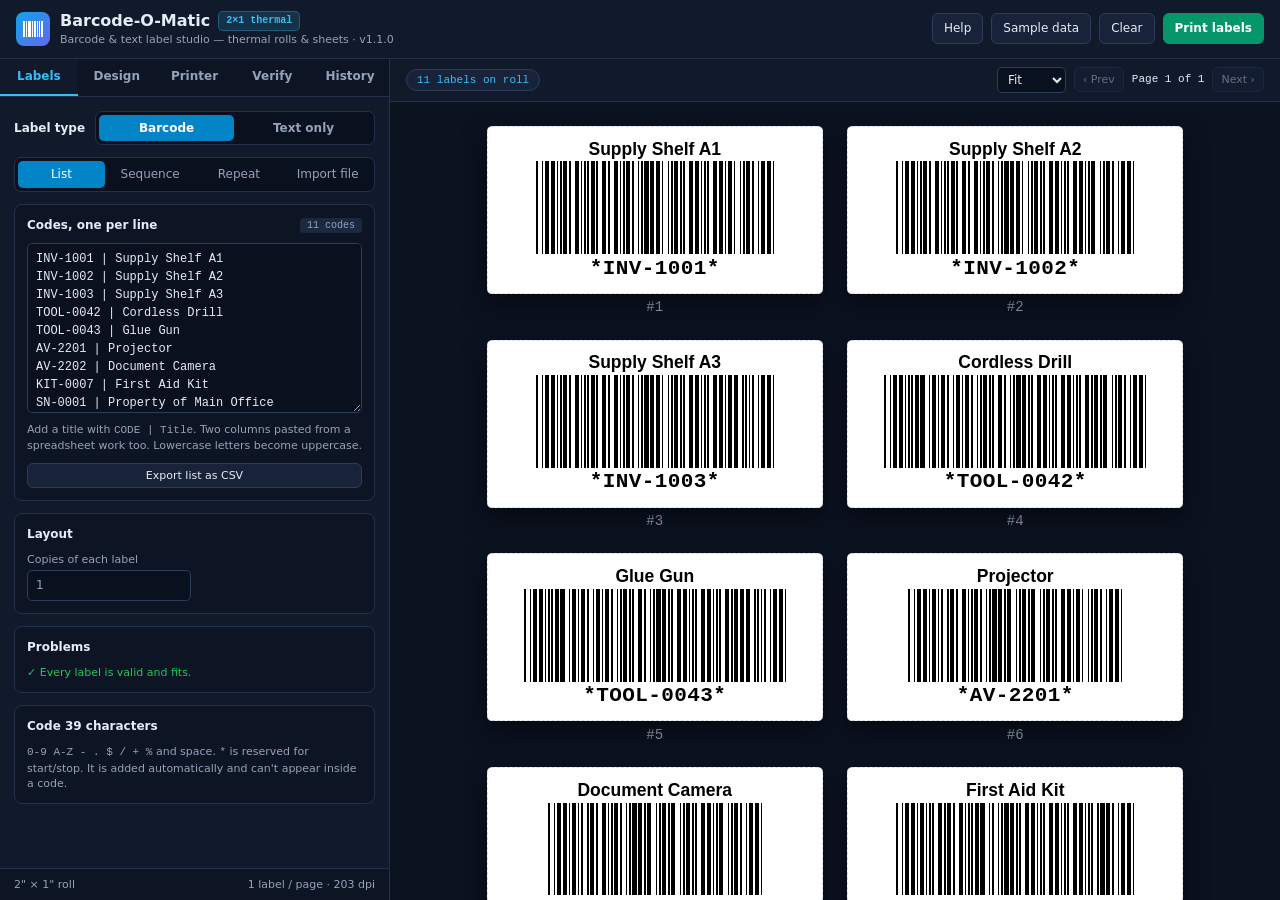
<file: apps/barcode-o-matic/index.html>
<!DOCTYPE html>
<html lang="en">
<head>
<meta charset="UTF-8">
<meta name="viewport" content="width=device-width, initial-scale=1">
<title>Barcode-O-Matic</title>
<!-- Rewritten by JS before every print so the paper size matches the selected label stock -->
<style id="page-rule">@page { size: 8.5in 11in; margin: 0; }</style>
<style>
  /* Fully self-contained: no CDN, no web fonts, works offline. */
  :root {
    color-scheme: dark;
    --bg: #0b1220; --panel: #111a2b; --panel-2: #0d1524; --line: #22304a; --line-2: #2c3d5c;
    --text: #e5ecf6; --muted: #93a3ba; --accent: #38bdf8; --accent-strong: #0284c7;
    --ok: #22c55e; --warn: #f59e0b; --err: #ef4444;
    --radius: 8px;
    --ui: system-ui, -apple-system, "Segoe UI", Roboto, Arial, sans-serif;
    --mono: Consolas, "Cascadia Mono", "Liberation Mono", "Courier New", monospace;
  }
  * { box-sizing: border-box; }
  [hidden] { display: none !important; }
  html, body { margin: 0; height: 100%; }
  body { background: var(--bg); color: var(--text); font: 13px/1.4 var(--ui); display: flex; flex-direction: column; overflow: hidden; }
  button, input, select, textarea { font: inherit; color: inherit; }
  button { cursor: pointer; }
  code, .mono { font-family: var(--mono); }

  /* ---------- header ---------- */
  header { display: flex; align-items: center; justify-content: space-between; gap: 12px; padding: 10px 16px; background: var(--panel); border-bottom: 1px solid var(--line); flex: none; }
  .brand { display: flex; align-items: center; gap: 10px; }
  .logo { width: 34px; height: 34px; border-radius: 8px; background: linear-gradient(135deg, #0ea5e9, #6366f1); display: grid; place-items: center; }
  .brand h1 { font-size: 16px; margin: 0; display: flex; align-items: center; gap: 8px; }
  .brand p { margin: 0; font-size: 11px; color: var(--muted); }
  .chip { font: 600 10px/1 var(--mono); padding: 4px 7px; border-radius: 5px; background: rgba(56,189,248,.15); color: var(--accent); border: 1px solid rgba(56,189,248,.3); }
  .actions { display: flex; gap: 8px; align-items: center; }

  .btn { border: 1px solid var(--line-2); background: #18233a; padding: 6px 11px; border-radius: 6px; font-size: 12px; font-weight: 500; }
  .btn:hover { background: #1f2d49; }
  .btn:disabled { opacity: .4; cursor: not-allowed; }
  .btn.primary { background: var(--accent-strong); border-color: var(--accent-strong); color: #fff; }
  .btn.primary:hover { background: #0ea5e9; }
  .btn.go { background: #059669; border-color: #059669; color: #fff; font-weight: 600; }
  .btn.go:hover { background: #10b981; }
  .btn.danger:hover { background: rgba(239,68,68,.15); border-color: rgba(239,68,68,.5); color: #fca5a5; }
  .btn.on { background: var(--warn); border-color: var(--warn); color: #1a1200; font-weight: 600; }
  .btn.small { padding: 4px 8px; font-size: 11px; }
  .btn.block { width: 100%; }
  .linkish { background: none; border: 0; color: var(--accent); padding: 0; font-size: 11px; }
  .linkish:hover { text-decoration: underline; }

  /* ---------- layout ---------- */
  .app { flex: 1; display: flex; min-height: 0; }
  aside { width: 390px; flex: none; background: var(--panel); border-right: 1px solid var(--line); display: flex; flex-direction: column; min-height: 0; }
  main { flex: 1; display: flex; flex-direction: column; min-width: 0; }

  .tabs { display: flex; border-bottom: 1px solid var(--line); background: var(--panel-2); flex: none; }
  .tabs button { flex: 1; background: none; border: 0; border-bottom: 2px solid transparent; padding: 9px 2px; font-size: 12px; font-weight: 600; color: var(--muted); position: relative; }
  .tabs button:hover { color: var(--text); }
  .tabs button.on { color: var(--accent); border-bottom-color: var(--accent); background: var(--panel); }
  .tabs .dot { position: absolute; top: 4px; right: 6px; min-width: 15px; height: 15px; padding: 0 4px; border-radius: 8px; background: var(--err); color: #fff; font-size: 9px; line-height: 15px; }

  .pane { flex: 1; overflow-y: auto; padding: 14px; display: flex; flex-direction: column; gap: 12px; }
  .card { background: var(--panel-2); border: 1px solid var(--line); border-radius: var(--radius); padding: 12px; display: flex; flex-direction: column; gap: 9px; }
  .card h3 { margin: 0; font-size: 12px; font-weight: 600; display: flex; justify-content: space-between; align-items: center; gap: 8px; }
  .hint { font-size: 11px; color: var(--muted); margin: 0; }
  .hint b { color: var(--text); font-weight: 600; }
  label.f { display: flex; flex-direction: column; gap: 3px; font-size: 11px; color: var(--muted); }
  .row { display: flex; gap: 8px; align-items: center; }
  .row > * { flex: 1; min-width: 0; }
  .row > .shrink { flex: none; }
  .grid2 { display: grid; grid-template-columns: 1fr 1fr; gap: 8px; }
  .grid3 { display: grid; grid-template-columns: 1fr 1fr 1fr; gap: 8px; }
  input[type=text], input[type=number], select, textarea { width: 100%; background: #0a111e; border: 1px solid var(--line-2); border-radius: 5px; padding: 6px 8px; font-size: 12px; }
  input:focus, select:focus, textarea:focus { outline: none; border-color: var(--accent); }
  textarea { font-family: var(--mono); resize: vertical; min-height: 170px; line-height: 1.5; }
  input[type=range] { width: 100%; accent-color: var(--accent); }
  input[type=checkbox] { accent-color: var(--accent); width: 15px; height: 15px; }
  .check { display: flex; justify-content: space-between; align-items: center; gap: 10px; font-size: 12px; }
  .check small { display: block; font-size: 11px; color: var(--muted); }
  .val { font: 11px var(--mono); color: var(--accent); }
  .badge { font: 10px var(--mono); padding: 2px 7px; border-radius: 4px; background: #1b2840; color: var(--muted); }

  .seg { display: flex; background: #0a111e; border: 1px solid var(--line); border-radius: 7px; padding: 3px; gap: 2px; }
  .seg button { flex: 1; border: 0; background: none; padding: 5px 4px; border-radius: 5px; font-size: 12px; color: var(--muted); }
  .seg button.on { background: var(--accent-strong); color: #fff; }

  .typebar { display: flex; align-items: center; gap: 10px; font-size: 12px; font-weight: 600; }
  .typebar .seg { flex: 1; }
  body:not(.mode-text) .text-only { display: none !important; }
  body.mode-text .bc-only { display: none !important; }

  .problems { display: flex; flex-direction: column; gap: 4px; max-height: 220px; overflow-y: auto; }
  .prob { display: flex; gap: 8px; text-align: left; background: none; border: 1px solid var(--line); border-radius: 5px; padding: 5px 7px; font-size: 11px; }
  .prob:hover { border-color: var(--line-2); background: #142037; }
  .prob .ln { font-family: var(--mono); color: var(--muted); flex: none; }
  .prob.err { border-left: 3px solid var(--err); }
  .prob.warn { border-left: 3px solid var(--warn); }
  .allgood { font-size: 11px; color: var(--ok); }

  .tips { background: rgba(245,158,11,.08); border-color: rgba(245,158,11,.35); }
  .tips h3 { color: #fbbf24; }
  .tips ul { margin: 0; padding-left: 18px; font-size: 11px; color: #fde6b0; display: flex; flex-direction: column; gap: 3px; }

  .scan-input { font: 600 16px var(--mono) !important; padding: 10px !important; text-transform: uppercase; }
  .scanmsg { font-size: 12px; font-weight: 600; min-height: 18px; }
  .scanmsg.ok { color: var(--ok); } .scanmsg.bad { color: var(--err); } .scanmsg.dup { color: var(--warn); }
  .progress { height: 8px; background: #0a111e; border-radius: 4px; overflow: hidden; border: 1px solid var(--line); }
  .progress > div { height: 100%; background: var(--ok); width: 0; transition: width .2s; }
  .codelist { font: 11px var(--mono); color: var(--muted); display: flex; flex-wrap: wrap; gap: 4px; max-height: 140px; overflow-y: auto; }
  .codelist span { background: #0a111e; border: 1px solid var(--line); padding: 1px 5px; border-radius: 3px; }

  .log-item { border: 1px solid var(--line); border-radius: 6px; padding: 8px; display: flex; flex-direction: column; gap: 4px; font-size: 11px; }
  .log-item .top { display: flex; justify-content: space-between; gap: 8px; color: var(--text); font-weight: 600; }
  .log-item .codes { font-family: var(--mono); color: var(--muted); word-break: break-all; }

  .side-foot { padding: 8px 14px; border-top: 1px solid var(--line); font-size: 11px; color: var(--muted); display: flex; justify-content: space-between; background: var(--panel-2); flex: none; }

  /* ---------- preview ---------- */
  .toolbar { display: flex; align-items: center; justify-content: space-between; gap: 10px; flex-wrap: wrap; padding: 8px 16px; background: var(--panel); border-bottom: 1px solid var(--line); flex: none; }
  .toolbar .grp { display: flex; align-items: center; gap: 8px; }
  .toolbar select { width: auto; padding: 4px 6px; }
  .summary { font: 11px var(--mono); padding: 4px 10px; border-radius: 12px; background: #18233a; color: var(--accent); border: 1px solid var(--line-2); }
  .notice { background: rgba(245,158,11,.12); color: #fde6b0; border-bottom: 1px solid rgba(245,158,11,.35); padding: 7px 16px; font-size: 12px; flex: none; }
  #vp { flex: 1; overflow: auto; padding: 24px; display: flex; justify-content: center; align-items: flex-start; }
  .empty-note { color: var(--muted); padding: 40px; text-align: center; }

  .sheet { position: relative; background: #fff; box-shadow: 0 20px 40px rgba(0,0,0,.55); flex: none; }
  .roll { display: flex; flex-wrap: wrap; gap: 14px; justify-content: center; align-content: flex-start; max-width: 100%; }
  .roll-card { margin: 0; display: flex; flex-direction: column; align-items: center; gap: 3px; }
  .roll-label { position: relative; background: #fff; border-radius: 3px; box-shadow: 0 6px 14px rgba(0,0,0,.5); overflow: hidden; }
  .roll-card figcaption { font: 8px var(--mono); color: var(--muted); }

  /* ---------- label (shared by preview + print) ---------- */
  .lbl { position: absolute; display: flex; flex-direction: column; align-items: center; justify-content: center; gap: 0.4mm; overflow: hidden; color: #000; }
  .lbl .bc { display: block; flex: none; }
  .lt { width: 100%; flex: none; text-align: center; white-space: nowrap; overflow: hidden; text-overflow: ellipsis; line-height: 1.15; font-family: Arial, Helvetica, sans-serif; font-weight: 600; color: #000; }
  .tbox { width: 100%; display: flex; flex-direction: column; gap: 0.4mm; color: #000; }
  .tl { width: 100%; white-space: nowrap; overflow: hidden; line-height: 1.15; color: #000; }
  .tframe { position: absolute; border: 0.4mm solid #000; border-radius: 1.5mm; pointer-events: none; }
  .lc { width: 100%; flex: none; text-align: center; white-space: nowrap; line-height: 1.15; font-weight: 700; letter-spacing: .02em; color: #000; }

  @media screen {
    #print-area { display: none; }
    .sheet .lbl, .roll-label .lbl { outline: 1px dashed #d5dce6; outline-offset: -1px; }
    .lbl[data-entry] { cursor: pointer; }
    .lbl[data-entry]:hover, .lbl[data-entry]:focus-visible { outline: 2px solid var(--accent); outline-offset: -2px; }
    .marking .sheet .lbl { cursor: crosshair; }
    .marking .sheet .lbl:hover { outline: 2px solid var(--warn); outline-offset: -2px; }
    .lbl.is-err { background: #fff1f2; outline: 1.5px solid #fca5a5; }
    .lbl.is-warn { box-shadow: inset 0 0 0 2px #fcd34d; }
    .lbl.is-used { background: repeating-linear-gradient(45deg, #f1f5f9, #f1f5f9 8px, #e2e8f0 8px, #e2e8f0 16px); }
    .lbl.is-verified::after { content: "\2713"; position: absolute; top: 2px; right: 3px; width: 14px; height: 14px; border-radius: 50%; background: var(--ok); color: #fff; font: 700 10px/14px var(--ui); text-align: center; }
    .ph { font: 9px/1.3 var(--ui); color: #94a3b8; text-align: center; display: flex; flex-direction: column; gap: 2px; }
    .ph.err { color: #b91c1c; }
    .ph.err span { font-family: var(--mono); color: #475569; }
  }

  /* ---------- modal / toast ---------- */
  .modal { position: fixed; inset: 0; background: rgba(5,10,20,.75); display: flex; align-items: center; justify-content: center; z-index: 50; }
  .modal .box { background: var(--panel); border: 1px solid var(--line-2); border-radius: 10px; padding: 18px; width: min(400px, calc(100vw - 32px)); display: flex; flex-direction: column; gap: 12px; }
  .modal h2 { font-size: 14px; margin: 0; display: flex; justify-content: space-between; }
  .help-box { width: min(620px, calc(100vw - 32px)) !important; max-height: calc(100vh - 48px); }
  .help-body { overflow-y: auto; padding-right: 6px; font-size: 12.5px; line-height: 1.5; }
  .help-body h4 { margin: 14px 0 4px; font-size: 13px; color: var(--accent); }
  .help-body h4:first-child { margin-top: 0; }
  .help-body p { margin: 0; }
  .help-body ul, .help-body ol { margin: 0; padding-left: 20px; display: flex; flex-direction: column; gap: 3px; }
  .toast { position: fixed; bottom: 18px; left: 50%; transform: translateX(-50%); background: #1e293b; border: 1px solid var(--line-2); padding: 8px 14px; border-radius: 8px; font-size: 12px; z-index: 60; box-shadow: 0 10px 25px rgba(0,0,0,.5); }

  @media (max-width: 900px) {
    body { overflow: auto; }
    .app { flex-direction: column; }
    aside { width: 100%; border-right: 0; border-bottom: 1px solid var(--line); }
    .pane { max-height: none; }
    #vp { min-height: 70vh; }
  }

  /* ---------- printing ---------- */
  @media print {
    html, body { height: auto !important; overflow: visible !important; display: block !important; background: #fff !important; margin: 0 !important; padding: 0 !important; }
    body > *:not(#print-area) { display: none !important; }
    #print-area { display: block !important; }
    .print-page { position: relative; overflow: hidden; margin: 0; break-after: page; page-break-after: always; }
    .print-page:last-child { break-after: auto; page-break-after: auto; }
    .lbl.bordered { outline: 0.2mm dashed #666; outline-offset: -0.2mm; }
    .lbl.test { outline: 0.3mm solid #000; outline-offset: -0.3mm; }
    * { -webkit-print-color-adjust: exact; print-color-adjust: exact; }
  }
</style>
</head>
<body>

<header>
  <div class="brand">
    <div class="logo" aria-hidden="true">
      <svg width="20" height="16" viewBox="0 0 20 16" fill="#fff"><rect x="0" width="2" height="16"/><rect x="3" width="1" height="16"/><rect x="5" width="3" height="16"/><rect x="9" width="1" height="16"/><rect x="11" width="2" height="16"/><rect x="14" width="1" height="16"/><rect x="16" width="1" height="16"/><rect x="18" width="2" height="16"/></svg>
    </div>
    <div>
      <h1>Barcode-O-Matic <span class="chip" id="hdr-stock">5160</span></h1>
      <p>Barcode &amp; text label studio — thermal rolls &amp; sheets · <span id="app-version"></span></p>
    </div>
  </div>
  <div class="actions">
    <button class="btn" id="btn-help">Help</button>
    <button class="btn" id="btn-sample">Sample data</button>
    <button class="btn danger" id="btn-clear">Clear</button>
    <button class="btn go" id="btn-print">Print labels</button>
  </div>
</header>

<div class="app">
  <aside>
    <nav class="tabs" role="tablist">
      <button data-tab="labels" class="on">Labels<span class="dot" id="tab-dot" hidden></span></button>
      <button data-tab="design">Design</button>
      <button data-tab="printer">Printer</button>
      <button data-tab="verify">Verify</button>
      <button data-tab="history">History</button>
    </nav>

    <!-- ===================== LABELS ===================== -->
    <div class="pane" data-tabpane="labels">
      <div class="typebar">
        <span>Label type</span>
        <div class="seg" id="type-seg">
          <button data-type="barcode" class="on">Barcode</button>
          <button data-type="text">Text only</button>
        </div>
      </div>
      <div class="seg" id="mode-seg">
        <button data-mode="list" class="on">List</button>
        <button data-mode="seq">Sequence</button>
        <button data-mode="repeat">Repeat</button>
        <button data-mode="import">Import file</button>
      </div>

      <section class="card" data-pane="list">
        <h3><span id="list-heading">Codes, one per line</span> <span class="badge" id="count-badge">0 codes</span></h3>
        <textarea id="bulk" spellcheck="false"></textarea>
        <p class="hint bc-only">Add a title with <code>CODE | Title</code>. Two columns pasted from a spreadsheet work too. Lowercase letters become uppercase.</p>
        <p class="hint text-only">One label per line. Use <code>|</code> to start a new line on the same label, e.g. <code>Scissors | Cabinet 3</code>. Text grows or shrinks to fill the label.</p>
        <button class="btn small" id="btn-export-list">Export list as CSV</button>
      </section>

      <section class="card" data-pane="seq" hidden>
        <h3>Numbered sequence</h3>
        <div class="grid2">
          <label class="f">Prefix<input type="text" id="seq-prefix" value="INV-" class="mono"></label>
          <label class="f">Suffix<input type="text" id="seq-suffix" placeholder="e.g. -A" class="mono"></label>
        </div>
        <div class="grid3">
          <label class="f">Start #<input type="number" id="seq-start" value="1001" min="0"></label>
          <label class="f">Digits<input type="number" id="seq-digits" value="4" min="1" max="10"></label>
          <label class="f">How many<input type="number" id="seq-count" value="30" min="1" max="1000"></label>
        </div>
        <label class="f"><span id="seq-title-label">Title (optional)</span><input type="text" id="seq-title" value="Property of Main Office"></label>
        <p class="hint">Tokens: <code>{n}</code> number, <code>{i}</code> 1,2,3…, <code>{code}</code>, <code>{date}</code></p>
        <div class="hint" id="seq-hint"></div>
        <button class="btn small" id="seq-continue" hidden></button>
        <div class="row">
          <button class="btn primary" id="seq-replace">Replace list</button>
          <button class="btn" id="seq-append">Add to list</button>
        </div>
      </section>

      <section class="card" data-pane="repeat" hidden>
        <h3 id="rep-heading">One code, many labels</h3>
        <label class="f"><span id="rep-code-label">Code</span><input type="text" id="rep-code" value="ASSET-8840"></label>
        <label class="f"><span id="rep-title-label">Title (optional)</span><input type="text" id="rep-title" value=""></label>
        <p class="hint"><code>{i}</code> = 1, 2, 3… in either box</p>
        <div class="row">
          <label class="f">How many<input type="number" id="rep-count" value="30" min="1" max="1000"></label>
          <button class="btn shrink" id="rep-fill" style="align-self:flex-end">Fill rest of sheet</button>
        </div>
        <div class="row">
          <button class="btn primary" id="rep-replace">Replace list</button>
          <button class="btn" id="rep-append">Add to list</button>
        </div>
      </section>

      <section class="card" data-pane="import" hidden>
        <h3>Import CSV / spreadsheet export</h3>
        <input type="file" id="imp-file" accept=".csv,.tsv,.txt,text/csv,text/plain">
        <div id="imp-opts" hidden style="display:flex;flex-direction:column;gap:8px">
          <label class="check">First row is a header<input type="checkbox" id="imp-header"></label>
          <div class="grid2">
            <label class="f"><span id="imp-code-label">Code column</span><select id="imp-code-col"></select></label>
            <label class="f"><span id="imp-title-label">Title column</span><select id="imp-title-col"></select></label>
          </div>
          <p class="hint" id="imp-summary"></p>
          <div class="row">
            <button class="btn primary" id="imp-replace">Replace list</button>
            <button class="btn" id="imp-append">Add to list</button>
          </div>
        </div>
      </section>

      <section class="card">
        <h3>Layout</h3>
        <div class="grid2">
          <label class="f">Copies of each label<input type="number" id="opt-copies" value="1" min="1" max="50"></label>
          <label class="f" id="fill-order-wrap">Fill order
            <select id="opt-fill">
              <option value="rows">Across rows →</option>
              <option value="cols">Down columns ↓</option>
            </select>
          </label>
        </div>
      </section>

      <section class="card" id="used-card">
        <h3>Partly used sheet <span class="badge" id="used-badge">0 used</span></h3>
        <p class="hint">Mark labels already peeled off the first sheet so they get skipped. Or click <b>Mark used slots</b> above the preview and then click individual slots.</p>
        <div class="row">
          <label class="f">First N used<input type="number" id="used-first" value="0" min="0" max="30"></label>
          <button class="btn shrink" id="used-apply" style="align-self:flex-end">Apply</button>
          <button class="btn shrink danger" id="used-clear" style="align-self:flex-end">Reset</button>
        </div>
      </section>

      <section class="card">
        <h3>Problems</h3>
        <div class="problems" id="problems"></div>
      </section>

      <section class="card bc-only">
        <h3>Code 39 characters</h3>
        <p class="hint"><code>0-9 A-Z - . $ / + %</code> and space. <code>*</code> is reserved for start/stop. It is added automatically and can't appear inside a code.</p>
      </section>
    </div>

    <!-- ===================== DESIGN ===================== -->
    <div class="pane" data-tabpane="design" hidden>
      <section class="card text-only">
        <h3>Text labels</h3>
        <div class="grid2">
          <label class="f">Font
            <select id="opt-tfont">
              <option value="sans">Sans-serif (Arial)</option>
              <option value="rounded">Wide (Verdana)</option>
              <option value="serif">Serif (Georgia)</option>
              <option value="mono">Monospace</option>
            </select>
          </label>
          <label class="f">Align
            <select id="opt-talign"><option value="center">Center</option><option value="left">Left</option></select>
          </label>
        </div>
        <label class="f">Bold
          <select id="opt-tweight"><option value="first">First line bold</option><option value="all">All lines bold</option><option value="none">No bold</option></select>
        </label>
        <label class="f"><span class="row"><span>Largest text size</span><span class="val shrink" id="val-tmax"></span></span><input type="range" id="opt-tmax" min="8" max="72" step="1"></label>
        <label class="check"><span>First line larger<small>Other lines print at 70% size</small></span><input type="checkbox" id="opt-tfirst"></label>
        <label class="check"><span>Wrap long lines<small>Splits a line when that makes the text bigger</small></span><input type="checkbox" id="opt-twrap"></label>
        <label class="check"><span>Border around text</span><input type="checkbox" id="opt-tframe"></label>
        <p class="hint">Text automatically fills the label as large as it fits, up to the size above.</p>
      </section>
      <section class="card bc-only">
        <h3>Readable text</h3>
        <label class="check"><span>Show code under bars</span><input type="checkbox" id="opt-text"></label>
        <label class="check"><span>Include asterisks<small>e.g. *ABC123*</small></span><input type="checkbox" id="opt-asterisks"></label>
        <label class="f"><span class="row"><span>Text size</span><span class="val shrink" id="val-font-pt"></span></span><input type="range" id="opt-font-pt" min="5" max="14" step="0.5"></label>
        <label class="f">Font
          <select id="opt-font"><option value="mono">Monospace (Consolas / Courier)</option><option value="sans">Sans-serif (Arial)</option></select>
        </label>
        <p class="hint">Text that would run past the label edge gets smaller automatically.</p>
      </section>
      <section class="card bc-only">
        <h3>Title</h3>
        <div class="grid2">
          <label class="f">Position
            <select id="opt-title-pos"><option value="top">Top</option><option value="bottom">Bottom</option><option value="none">Hidden</option></select>
          </label>
          <label class="f"><span class="row"><span>Size</span><span class="val shrink" id="val-title-pt"></span></span><input type="range" id="opt-title-pt" min="5" max="11" step="0.5"></label>
        </div>
      </section>
      <section class="card bc-only">
        <h3>Bars</h3>
        <label class="f"><span class="row"><span>Max bar height</span><span class="val shrink" id="val-bar-h"></span></span><input type="range" id="opt-bar-h" min="6" max="20" step="0.5"></label>
        <div class="grid2">
          <label class="f">Narrow bar width (X)
            <select id="opt-x">
              <option value="0.19">0.19 mm (7.5 mil)</option>
              <option value="0.25">0.25 mm (10 mil) ★</option>
              <option value="0.33">0.33 mm (13 mil)</option>
              <option value="0.38">0.38 mm (15 mil)</option>
              <option value="0.5">0.50 mm (20 mil)</option>
            </select>
          </label>
          <label class="f">Wide : narrow
            <select id="opt-ratio"><option value="2.5">2.5 : 1</option><option value="3">3 : 1 (easier scan)</option></select>
          </label>
        </div>
        <p class="hint" id="fit-info"></p>
        <p class="hint">Bar widths round to whole printer dots so every bar prints at the same width. Each side keeps a blank quiet zone at least 10× the narrow bar wide, which scanners need. Bars and spacing follow standard Code 39 with no check digit, so your scanner needs no changes.</p>
      </section>
    </div>

    <!-- ===================== PRINTER ===================== -->
    <div class="pane" data-tabpane="printer" hidden>
      <section class="card">
        <h3>Label stock</h3>
        <select id="stock"></select>
        <div class="grid2" id="custom-wrap" hidden>
          <label class="f">Width (in)<input type="number" id="custom-w" min="0.75" max="4.25" step="0.05"></label>
          <label class="f">Height (in)<input type="number" id="custom-h" min="0.5" max="6" step="0.05"></label>
        </div>
        <label class="f">Printer resolution<select id="dpi"></select></label>
        <label class="f" id="pagemode-wrap">Paper size comes from
          <select id="pagemode">
            <option value="driver">Printer driver (recommended for thermal)</option>
            <option value="app">This app (forces exact label size)</option>
          </select>
        </label>
        <label class="check" id="rotate-wrap"><span>Rotate 90°<small>Use this if labels print sideways or squished</small></span><input type="checkbox" id="rotate"></label>
      </section>

      <section class="card">
        <h3>Alignment nudge <button class="linkish" id="cal-reset">Reset to 0</button></h3>
        <p class="hint">Saved separately for each label stock. Print an alignment test, then shift the print until the box lines up with the label edges.</p>
        <label class="f"><span class="row"><span>Horizontal (→ is +)</span><span class="val shrink" id="val-cal-x"></span></span><input type="range" id="cal-x" min="-8" max="8" step="0.25"></label>
        <label class="f"><span class="row"><span>Vertical (↓ is +)</span><span class="val shrink" id="val-cal-y"></span></span><input type="range" id="cal-y" min="-8" max="8" step="0.25"></label>
        <label class="check"><span>Dashed borders on real prints</span><input type="checkbox" id="opt-borders"></label>
        <button class="btn block" id="btn-test">Print alignment test</button>
        <p class="hint" id="test-hint"></p>
      </section>

      <section class="card tips">
        <h3>Print settings checklist</h3>
        <ul id="tips"></ul>
      </section>
    </div>

    <!-- ===================== VERIFY ===================== -->
    <div class="pane" data-tabpane="verify" hidden>
      <section class="card text-only">
        <h3>Scan to verify</h3>
        <p class="hint">Text-only labels have no barcode to scan. Switch <b>Label type</b> to <b>Barcode</b> on the Labels tab to use this.</p>
      </section>
      <section class="card bc-only">
        <h3>Scan to verify</h3>
        <p class="hint">Click the box and scan each printed label. Each scan is checked against the current list, and matched labels get a green ✓ in the preview. This uses the scanner exactly as it's set up now; it just types into the box.</p>
        <input type="text" id="scan" class="scan-input" placeholder="Scan here…" autocomplete="off" spellcheck="false">
        <div class="scanmsg" id="scan-msg"></div>
        <div class="progress"><div id="verify-bar"></div></div>
        <p class="hint" id="verify-stats"></p>
        <button class="btn small" id="verify-reset">Reset verification</button>
      </section>
      <section class="card bc-only">
        <h3>Not scanned yet</h3>
        <div class="codelist" id="verify-missing"></div>
      </section>
      <section class="card bc-only">
        <h3>Scans not in the list</h3>
        <div class="codelist" id="verify-unknown"></div>
      </section>
    </div>

    <!-- ===================== HISTORY ===================== -->
    <div class="pane" data-tabpane="history" hidden>
      <section class="card">
        <h3>Print history</h3>
        <p class="hint">Saved each time the print dialog opens with labels (last 30 jobs). Use <b>Load</b> to reprint a job or a single damaged tag.</p>
        <div class="row">
          <button class="btn small" id="log-export">Export CSV</button>
          <button class="btn small danger" id="log-clear">Clear history</button>
        </div>
      </section>
      <div id="log-list" style="display:flex;flex-direction:column;gap:8px"></div>
    </div>

    <div class="side-foot"><span id="foot-stock"></span><span id="foot-per"></span></div>
  </aside>

  <main>
    <div class="toolbar">
      <div class="grp">
        <span class="summary" id="summary">0 labels</span>
        <button class="btn small" id="btn-mark">Mark used slots</button>
      </div>
      <div class="grp">
        <select id="zoom" title="Zoom">
          <option value="fit">Fit</option><option value="0.5">50%</option><option value="0.75">75%</option>
          <option value="1">100%</option><option value="1.5">150%</option><option value="2">200%</option><option value="3">300%</option>
        </select>
        <button class="btn small" id="pg-prev">‹ Prev</button>
        <span class="mono" id="pg-ind" style="font-size:11px">Page 1 of 1</span>
        <button class="btn small" id="pg-next">Next ›</button>
      </div>
    </div>
    <div class="notice" id="mark-notice" hidden>Click slots on <b>sheet 1</b> to mark them used or unused. Click <b>Done marking</b> when finished.</div>
    <div id="vp"><div id="canvas"></div></div>
  </main>
</div>

<div class="modal" id="modal" hidden>
  <div class="box" role="dialog" aria-modal="true" aria-labelledby="modal-h">
    <h2 id="modal-h">Edit label <span class="badge" id="modal-line"></span></h2>
    <label class="f bc-only">Code<input type="text" id="modal-code" class="mono" style="text-transform:uppercase"></label>
    <label class="f bc-only">Title<input type="text" id="modal-title"></label>
    <label class="f text-only">Label text (each line prints as its own line)<textarea id="modal-text" style="min-height:96px;font-family:var(--ui)"></textarea></label>
    <p class="hint" id="modal-issues"></p>
    <div class="row">
      <button class="btn danger shrink" id="modal-delete">Delete</button>
      <span></span>
      <button class="btn shrink" id="modal-cancel">Cancel</button>
      <button class="btn primary shrink" id="modal-save">Save</button>
    </div>
  </div>
</div>

<div class="modal" id="help" hidden>
  <div class="box help-box" role="dialog" aria-modal="true" aria-labelledby="help-h">
    <h2 id="help-h">Help &amp; About <button class="linkish" id="help-close" style="font-size:13px">Close ✕</button></h2>
    <div class="help-body">
      <h4>What it does</h4>
      <p>Barcode-O-Matic makes Code 39 barcode labels for inventory, equipment and supplies, and plain text labels too. It prints on thermal label rolls (one label at a time) or on Avery 5160 sheets (30 per page).</p>

      <h4>Text-only labels</h4>
      <ul>
        <li>On the Labels tab, set <b>Label type</b> to <b>Text only</b>. Each line in the list is one label.</li>
        <li>Use <code>|</code> to put more than one line on a label: <code>Scissors | Cabinet 3</code>.</li>
        <li>Text sizes itself to fill the label. The Design tab sets font, alignment, bold, largest size, wrapping and an optional border.</li>
        <li>Barcode and text lists are kept separately, so switching type doesn't lose either one.</li>
      </ul>

      <h4>Quick start</h4>
      <ol>
        <li><b>Labels tab:</b> type or paste codes, one per line (<code>CODE | Title</code> adds a title), or make a numbered <b>Sequence</b> or <b>Import</b> a CSV file.</li>
        <li><b>Printer tab:</b> choose your label stock and run <b>Print alignment test</b> once per printer.</li>
        <li>Click <b>Print labels</b>, then scan a few with the <b>Verify</b> tab to confirm they read.</li>
      </ol>

      <h4>Code 39 basics</h4>
      <ul>
        <li>Allowed: <code>0-9 A-Z - . $ / + %</code> and space. Lowercase letters become uppercase.</li>
        <li>Shorter codes print bigger, easier-to-scan bars. The Design tab shows the longest code that fits your label.</li>
        <li>The <code>*</code> start/stop marks are added automatically and are never sent by the scanner.</li>
        <li>No check digit is used, so any scanner with Code 39 turned on reads these labels. Code 39 is on by default on most scanners.</li>
      </ul>

      <h4>Printing on sheets</h4>
      <ul>
        <li>Paper US Letter, Scale <b>100% / Actual size</b>, Margins <b>None</b>, headers &amp; footers off.</li>
        <li>Print the alignment test on plain paper, hold it over a label sheet against a light, and use the nudge sliders if needed.</li>
        <li>Partly used sheet? Mark the used slots so they're skipped.</li>
      </ul>

      <h4>Printing on thermal rolls</h4>
      <ul>
        <li>In your printer's <b>Printing Preferences</b>, create a paper/stock size that matches your labels (for example 50 × 25 mm for 2″ × 1″) with margins of 0.</li>
        <li>Leave <b>Paper size comes from</b> on <b>Printer driver</b>. In the print dialog pick that paper size, Margins <b>None</b>, Scale <b>100%</b>, and the Layout that makes the preview look like your label.</li>
        <li>The alignment test prints a mm ruler. On each side, the smallest number you can still see is how many mm are being cut off.</li>
        <li>If one label prints as a narrow strip across two labels, the job went landscape. Change Layout, or switch <b>Paper size comes from</b> to the other option.</li>
      </ul>

      <h4>Your data</h4>
      <ul>
        <li>Everything stays <b>in this browser on this computer</b>. Nothing is uploaded.</li>
        <li>A different browser, computer or web address starts with fresh settings.</li>
        <li>Clearing browser data erases your list, settings and print history. Use <b>Export list as CSV</b> and the History tab's <b>Export CSV</b> to keep copies.</li>
      </ul>

      <h4>About</h4>
      <p>Barcode-O-Matic <span id="help-version"></span>. A single self-contained page that works offline once loaded. Made by TabSoft.</p>
    </div>
  </div>
</div>

<div class="toast" id="toast" hidden></div>
<div id="print-area"></div>

<script>
'use strict';

/* ================================================================
   CODE 39 — 9 elements per char (bar,space,bar,…), '1' = wide.
   '*' is start/stop only and is never allowed inside data.
   ================================================================ */
const CODE39 = {
  '0':'000110100','1':'100100001','2':'001100001','3':'101100000','4':'000110001',
  '5':'100110000','6':'001110000','7':'000100101','8':'100100100','9':'001100100',
  'A':'100001001','B':'001001001','C':'101001000','D':'000011001','E':'100011000',
  'F':'001011000','G':'000001101','H':'100001100','I':'001001100','J':'000011100',
  'K':'100000011','L':'001000011','M':'101000010','N':'000010011','O':'100010010',
  'P':'001010010','Q':'000000111','R':'100000110','S':'001000110','T':'000010110',
  'U':'110000001','V':'011000001','W':'111000000','X':'010010001','Y':'110010000',
  'Z':'011010000','-':'010000101','.':'110000100',' ':'011000100','$':'010101000',
  '/':'010100010','+':'010001010','%':'000101010','*':'010010100'
};
const VALID = new Set(Object.keys(CODE39).filter(c => c !== '*'));
const MM = 25.4;            // mm per inch
const PT_MM = 25.4 / 72;    // mm per point

/* ================================================================
   LABEL STOCKS — all dimensions in inches.
   To add a stock, append an entry:
     sheet: pageW/H, cols/rows, labelW/H, marginTop/Left, gapX/Y
     roll (thermal): labelW/H only — one label per printed page
   pad = keep-out margin inside each label (die-cut drift / printer edge)
   ================================================================ */
const STOCKS = [
  { id: 'th-2x1', short: '2×1 thermal', name: 'Thermal roll — 2" × 1"', kind: 'roll',
    labelW: 2, labelH: 1, pad: 0.06, dpi: 203, dpiOptions: [203, 300] },
  { id: 'th-2.25x1.25', short: '2¼×1¼ thermal', name: 'Thermal roll — 2.25" × 1.25"', kind: 'roll',
    labelW: 2.25, labelH: 1.25, pad: 0.06, dpi: 203, dpiOptions: [203, 300] },
  { id: 'th-1.5x1', short: '1½×1 thermal', name: 'Thermal roll — 1.5" × 1"', kind: 'roll',
    labelW: 1.5, labelH: 1, pad: 0.05, dpi: 203, dpiOptions: [203, 300] },
  { id: 'th-3x1', short: '3×1 thermal', name: 'Thermal roll — 3" × 1"', kind: 'roll',
    labelW: 3, labelH: 1, pad: 0.06, dpi: 203, dpiOptions: [203, 300] },
  { id: 'th-custom', short: 'custom thermal', name: 'Thermal roll — custom size…', kind: 'roll', custom: true,
    labelW: 2, labelH: 1, pad: 0.06, dpi: 203, dpiOptions: [203, 300] },
  { id: 'avery5160', short: '5160', name: 'Avery 5160 / 8160 sheet — 1" × 2⅝" (30 per sheet)', kind: 'sheet',
    pageW: 8.5, pageH: 11, cols: 3, rows: 10, labelW: 2.625, labelH: 1,
    marginTop: 0.5, marginLeft: 0.1875, gapX: 0.125, gapY: 0, pad: 0.06, dpi: 300, dpiOptions: [300, 600] }
];

const FONTS = {
  mono: "Consolas,'Liberation Mono','Courier New',monospace",
  sans: "Arial,Helvetica,sans-serif"
};
const TEXT_FONTS = {
  sans: "Arial,Helvetica,sans-serif",
  rounded: "Verdana,Tahoma,sans-serif",
  serif: "Georgia,'Times New Roman',serif",
  mono: FONTS.mono
};

const DEFAULTS = {
  stockId: 'th-2x1', custom: { w: 2, h: 1 }, dpi: {}, rotate: {}, calib: {}, pageMode: {},
  labelType: 'barcode',
  showText: true, showAsterisks: true, fontPt: 9, fontFamily: 'mono',
  titlePos: 'top', titlePt: 7.5,
  barHeight: 14, prefX: 0.25, ratio: 2.5,
  tFont: 'sans', tAlign: 'center', tWeight: 'first', tMax: 36, tFirst: true, tWrap: true, tFrame: false,
  copies: 1, fillOrder: 'rows', showBorders: false, zoom: 'fit'
};

const APP_VERSION = '1.1.0';
const STORE_KEY = 'barcraft.v2';   // original key kept so saved settings carry over
const clone = o => JSON.parse(JSON.stringify(o));

let S = clone(DEFAULTS);
let usedBy = {};        // stockId -> [slot indexes used on sheet 1]
let serials = {};       // "PREFIX#SUFFIX" -> { n, code }
let printLog = [];
let bulkByType = { barcode: '', text: '' };   // separate list per label type
const verified = new Set();
const unknownScans = [];
let markUsedMode = false;
let currentPage = 0;
let printTest = false;
let model = null;
let importRows = null;

const $ = id => document.getElementById(id);
const el = {
  bulk: $('bulk'), canvas: $('canvas'), vp: $('vp'), printArea: $('print-area'),
  problems: $('problems'), summary: $('summary')
};

/* ================================================================
   Helpers
   ================================================================ */
function esc(s) {
  return String(s ?? '').replace(/[&<>"']/g, c => ({ '&': '&amp;', '<': '&lt;', '>': '&gt;', '"': '&quot;', "'": '&#39;' }[c]));
}
function clamp(v, lo, hi) { return Math.min(hi, Math.max(lo, v)); }
function intIn(node, def, min, max) {
  const raw = node.value.trim();
  let v = Number(raw);
  if (raw === '' || !Number.isFinite(v)) v = def;
  v = clamp(Math.trunc(v), min, max);
  node.value = v;
  return v;
}
function normCode(s) {
  s = String(s ?? '').trim().toUpperCase();
  // Lists copied from a barcode-font spreadsheet often already have *…* — strip one outer pair
  if (s.length > 2 && s[0] === '*' && s[s.length - 1] === '*') s = s.slice(1, -1);
  return s;
}
function fmtLine(code, title) { return title ? `${code} | ${title}` : code; }
function isText() { return S.labelType === 'text'; }
// Barcode values are normalized for Code 39; text labels keep the user's own casing
function normValue(s) { return isText() ? String(s ?? '').trim() : normCode(s); }
function today() {
  const d = new Date();
  return `${d.getFullYear()}-${String(d.getMonth() + 1).padStart(2, '0')}-${String(d.getDate()).padStart(2, '0')}`;
}
function applyTokens(p, vars) {
  return p.replace(/\{(n|i|code|date)\}/gi, (m, k) => {
    k = k.toLowerCase();
    return k === 'date' ? today() : (vars[k] ?? m);
  });
}
function signed(v) { return `${v > 0 ? '+' : ''}${v.toFixed(2)} mm`; }
let toastTimer;
function toast(msg) {
  const t = $('toast');
  t.textContent = msg; t.hidden = false;
  clearTimeout(toastTimer);
  toastTimer = setTimeout(() => { t.hidden = true; }, 2200);
}
function download(name, text, type = 'text/csv') {
  const blob = new Blob([text], { type });
  const a = document.createElement('a');
  a.href = URL.createObjectURL(blob);
  a.download = name;
  document.body.appendChild(a); a.click(); a.remove();
  setTimeout(() => URL.revokeObjectURL(a.href), 1000);
}
function csvCell(v) {
  v = String(v ?? '');
  return /[",\n\r]/.test(v) ? `"${v.replace(/"/g, '""')}"` : v;
}

/* ================================================================
   Persistence (per-browser convenience; app works without it)
   ================================================================ */
let saveTimer;
function scheduleSave() {
  clearTimeout(saveTimer);
  saveTimer = setTimeout(() => {
    try {
      bulkByType[S.labelType] = el.bulk.value;
      localStorage.setItem(STORE_KEY, JSON.stringify({ S, bulkByType, usedBy, serials, printLog }));
    } catch (e) { /* storage blocked or full — ignore */ }
  }, 300);
}
function loadSaved() {
  try {
    const raw = localStorage.getItem(STORE_KEY);
    return raw ? JSON.parse(raw) : null;
  } catch (e) { return null; }
}

/* ================================================================
   Stock + geometry
   ================================================================ */
function stock() {
  const b = STOCKS.find(s => s.id === S.stockId) || STOCKS[0];
  return b.custom ? { ...b, labelW: S.custom.w, labelH: S.custom.h } : b;
}
function dpiOf(st) { return S.dpi[st.id] || st.dpi; }
function calOf(st) { return S.calib[st.id] || { x: 0, y: 0 }; }
function perPage(st) { return st.kind === 'sheet' ? st.cols * st.rows : 1; }
function usedSlots(st) { return st.kind === 'sheet' ? (usedBy[st.id] || []).filter(i => i < perPage(st)) : []; }

function wideDots(n) {
  // Spec: wide/narrow ratio must be ≥ 2.2 when X < 0.508 mm
  return Math.max(Math.ceil(n * 2.2 - 1e-9), Math.round(n * S.ratio));
}
function symbolDots(chars, n, w) {
  // every Code 39 char = 6 narrow + 3 wide elements, plus a narrow gap between chars
  return chars * (6 * n + 3 * w) + (chars - 1) * n;
}
function fitsWith(chars, n, st, dot) {
  const w = wideDots(n);
  const total = symbolDots(chars, n, w);
  // side keep-out = max(label pad, quiet zone of 10X + 0.5 mm drift allowance)
  const side = Math.max(st.pad * MM, 10 * n * dot + 0.5);
  return total * dot <= st.labelW * MM - 2 * side + 1e-6 ? { n, w, total, dot, xmm: n * dot } : null;
}
function fitBarcode(len, st) {
  const dot = MM / dpiOf(st);
  const n0 = Math.max(1, Math.round(S.prefX / dot));
  for (let n = n0; n >= 1; n--) {
    const f = fitsWith(len + 2, n, st, dot);
    if (f) return f;
  }
  return null;
}
function maxChars(st, xmm) {
  const dot = MM / dpiOf(st);
  const n = xmm ? Math.max(1, Math.round(xmm / dot)) : 1;
  let c = 2;
  while (c < 200 && fitsWith(c + 1, n, st, dot)) c++;
  return Math.max(0, c - 2);
}

/* ================================================================
   Parse + analyze
   ================================================================ */
function parseBulk(text) {
  const out = [];
  text.split(/\r?\n/).forEach((raw, line) => {
    if (!raw.trim()) return;
    if (isText()) {
      // Text label: "|" (or a tab from a spreadsheet) starts a new line on the same label
      const lines = raw.split(/[|\t]/).map(s => s.trim()).filter(Boolean);
      out.push({ line, lines, code: lines[0] || '', title: '' });
      return;
    }
    let code = raw, title = '';
    const bar = raw.indexOf('|');
    if (bar >= 0) { code = raw.slice(0, bar); title = raw.slice(bar + 1); }
    else if (raw.includes('\t')) { const p = raw.split('\t'); code = p[0]; title = p.slice(1).join(' '); }
    out.push({ line, code: normCode(code), title: title.trim() });
  });
  return out;
}

function analyze(code, title, st) {
  const r = { errors: [], warns: [], fit: null, barH: 0, textPt: S.fontPt };
  if (!code) { r.errors.push('No code on this line'); return r; }
  const bad = [...new Set([...code].filter(c => !VALID.has(c)))];
  if (bad.length) { r.errors.push(`Not allowed in Code 39: ${bad.join(' ')}`); return r; }

  const fit = fitBarcode(code.length, st);
  if (!fit) { r.errors.push(`Too long for this label (max ${maxChars(st, null)} characters)`); return r; }
  r.fit = fit;
  if (fit.xmm < 0.19) r.warns.push(`Very thin bars (${fit.xmm.toFixed(2)} mm). May not scan; shorten the code or use a wider label`);

  const W = st.labelW * MM, H = st.labelH * MM, pad = st.pad * MM;
  const innerW = W - 2 * pad;
  const display = S.showAsterisks ? `*${code}*` : code;
  if (S.showText) {
    const est = display.length * 0.62 * S.fontPt * PT_MM;
    if (est > innerW) r.textPt = Math.max(5, Math.floor((innerW / (display.length * 0.62 * PT_MM)) * 2) / 2);
  }
  const titleH = (title && S.titlePos !== 'none') ? S.titlePt * PT_MM * 1.15 + 0.4 : 0;
  const textH = S.showText ? r.textPt * PT_MM * 1.15 + 0.4 : 0;
  r.barH = Math.min(S.barHeight, H - 2 * pad - titleH - textH);
  if (r.barH < 4) r.errors.push('Not enough room for bars. Hide the title or text, or make them smaller');
  else if (r.barH < 6) r.warns.push(`Short bars (${r.barH.toFixed(1)} mm) may be hard to scan`);
  return r;
}

/* ---------- text-only labels ---------- */
let measureCtx;
function textWidthMm(str, pt, bold) {
  measureCtx = measureCtx || document.createElement('canvas').getContext('2d');
  measureCtx.font = `${bold ? 700 : 400} ${pt}pt ${TEXT_FONTS[S.tFont] || TEXT_FONTS.sans}`;
  return measureCtx.measureText(str).width * MM / 96;
}
const TEXT_GAP = 0.4;                     // mm between lines (matches .tbox gap)
function frameInsetMm() { return S.tFrame ? 1.4 : 0; }
function textBold(src) { return S.tWeight === 'all' || (S.tWeight === 'first' && src === 0); }
function textScale(src, multi) { return S.tFirst && multi && src > 0 ? 0.7 : 1; }

// Largest point size (≤ tMax) where every line fits the label's width and all lines fit its height.
// `bind` = index of the line whose width limited the size, or -1 if height did.
function layoutText(lines, multi, W, H) {
  let pt = S.tMax, bind = -1;
  const sum = lines.reduce((a, l) => a + textScale(l.src, multi), 0);
  const ptH = (H - TEXT_GAP * (lines.length - 1)) / (PT_MM * 1.15 * sum);
  if (ptH < pt) pt = ptH;
  lines.forEach((l, i) => {
    const w10 = textWidthMm(l.t, 10, textBold(l.src));
    if (!w10) return;
    const ptW = (W * 10) / (w10 * textScale(l.src, multi)) * 0.97;   // 3% safety margin
    if (ptW < pt) { pt = ptW; bind = i; }
  });
  return { pt, bind };
}

function analyzeText(srcLines, st) {
  const r = { errors: [], warns: [], text: null };
  if (!srcLines.length) { r.errors.push('Empty label'); return r; }
  const inset = frameInsetMm();
  const W = st.labelW * MM - 2 * st.pad * MM - 2 * inset;
  const H = st.labelH * MM - 2 * st.pad * MM - 2 * inset;
  const multi = srcLines.length > 1;
  let lines = srcLines.map((t, src) => ({ t, src }));
  let best = layoutText(lines, multi, W, H);

  // Wrap: if a line's width is what limits the size, split it at the most balanced word break
  for (let guard = 0; S.tWrap && guard < 6 && best.bind >= 0; guard++) {
    const l = lines[best.bind];
    const words = l.t.split(/\s+/);
    if (words.length < 2) break;
    let split = null, widest = Infinity;
    for (let k = 1; k < words.length; k++) {
      const a = words.slice(0, k).join(' '), b = words.slice(k).join(' ');
      const w = Math.max(textWidthMm(a, 10, textBold(l.src)), textWidthMm(b, 10, textBold(l.src)));
      if (w < widest) { widest = w; split = [a, b]; }
    }
    const trial = [...lines.slice(0, best.bind), { t: split[0], src: l.src }, { t: split[1], src: l.src }, ...lines.slice(best.bind + 1)];
    const next = layoutText(trial, multi, W, H);
    if (next.pt > best.pt + 0.01) { lines = trial; best = next; } else break;
  }

  const pt = Math.max(3, Math.floor(best.pt * 2) / 2);
  if (best.pt < 4) r.warns.push(`Text is very small (${pt} pt) and may be cut off. Shorten it or split it with |`);
  else if (best.pt < 6) r.warns.push(`Small text (${pt} pt). Shorten it or split it with | for bigger letters`);
  r.text = { lines, pt, multi, inset, pad: st.pad };
  return r;
}

function textLabelHTML(r) {
  const { lines, pt, multi, inset, pad } = r.text;
  const frame = inset ? `<div class="tframe" style="inset:${pad}in"></div>` : '';
  const rows = lines.map(l =>
    `<div class="tl" style="font-size:${(pt * textScale(l.src, multi)).toFixed(2)}pt;font-weight:${textBold(l.src) ? 700 : 400};font-family:${TEXT_FONTS[S.tFont] || TEXT_FONTS.sans};text-align:${S.tAlign}">${esc(l.t)}</div>`
  ).join('');
  return `${frame}<div class="tbox" style="padding:0 ${inset}mm">${rows}</div>`;
}

function buildPages(items, st) {
  if (st.kind === 'roll') return items.map(it => [{ type: 'label', item: it }]);
  const per = perPage(st);
  const order = [];
  for (let k = 0; k < per; k++) {
    if (S.fillOrder === 'cols') order.push((k % st.rows) * st.cols + Math.floor(k / st.rows));
    else order.push(k);
  }
  const used = new Set(usedSlots(st));
  const pages = [];
  let i = 0, p = 0;
  do {
    const cells = Array.from({ length: per }, (_, ci) => ({ type: p === 0 && used.has(ci) ? 'used' : 'empty' }));
    for (const ci of order) {
      if (i >= items.length) break;
      if (cells[ci].type === 'used') continue;
      cells[ci] = { type: 'label', item: items[i++] };
    }
    pages.push(cells);
    p++;
  } while (i < items.length);
  return pages;
}

function compute() {
  const st = stock();
  const entries = parseBulk(el.bulk.value);
  if (isText()) {
    entries.forEach(e => { e.res = analyzeText(e.lines, st); });
  } else {
    const counts = new Map();
    entries.forEach(e => { if (e.code) counts.set(e.code, (counts.get(e.code) || 0) + 1); });
    entries.forEach(e => {
      e.res = analyze(e.code, e.title, st);
      const c = counts.get(e.code);
      if (c > 1) e.res.warns.push(`Duplicate code (listed ${c} times)`);
    });
  }
  const items = [];
  entries.forEach((e, idx) => { for (let c = 0; c < S.copies; c++) items.push({ e, idx }); });
  model = { st, entries, items, pages: buildPages(items, st) };
}

/* ================================================================
   Rendering — labels
   ================================================================ */
function barcodeSVG(code, f, hMm) {
  const s = `*${code}*`;
  let x = 0, rects = '';
  for (let i = 0; i < s.length; i++) {
    const p = CODE39[s[i]];
    for (let j = 0; j < 9; j++) {
      const w = p[j] === '1' ? f.w : f.n;
      if (j % 2 === 0) rects += `<rect x="${x}" y="0" width="${w}" height="1"/>`;
      x += w;
    }
    x += f.n;
  }
  // viewBox units = printer dots, so every edge lands on the dot grid
  return `<svg class="bc" viewBox="0 0 ${f.total} 1" preserveAspectRatio="none" width="${(f.total * f.dot).toFixed(4)}mm" height="${hMm.toFixed(2)}mm" shape-rendering="crispEdges" fill="#000" xmlns="http://www.w3.org/2000/svg">${rects}</svg>`;
}

function labelContent(e, r, mode) {
  const { code, title } = e;
  if (r.errors.length) {
    // Never print error text onto a real label
    return mode === 'print' ? '' : `<div class="ph err"><b>⚠ ${esc(r.errors[0])}</b><span>${esc(code || '(no code)')}</span></div>`;
  }
  if (r.text) return textLabelHTML(r);
  const t = (title && S.titlePos !== 'none') ? `<div class="lt" style="font-size:${S.titlePt}pt">${esc(title)}</div>` : '';
  const txt = S.showText
    ? `<div class="lc" style="font-size:${r.textPt}pt;font-family:${FONTS[S.fontFamily]}">${esc(S.showAsterisks ? `*${code}*` : code)}</div>`
    : '';
  return `${S.titlePos === 'top' ? t : ''}${barcodeSVG(code, r.fit, r.barH)}${txt}${S.titlePos === 'bottom' ? t : ''}`;
}

function box(st, pos, inner, cls = '', extraStyle = '', attrs = '') {
  const cal = calOf(st);
  const style = `left:calc(${pos.x}in + ${cal.x}mm);top:calc(${pos.y}in + ${cal.y}mm);width:${st.labelW}in;height:${st.labelH}in;padding:${st.pad}in;${extraStyle}`;
  return `<div class="lbl ${cls}" style="${style}" ${attrs}>${inner}</div>`;
}

function cellPos(st, ci) {
  const row = Math.floor(ci / st.cols), col = ci % st.cols;
  return { x: st.marginLeft + col * (st.labelW + st.gapX), y: st.marginTop + row * (st.labelH + st.gapY) };
}

function screenCell(st, item, pos, attrs) {
  if (!item) return box(st, pos, '<div class="ph">Empty</div>', '', '', attrs);
  const r = item.e.res;
  const cls = [
    r.errors.length ? 'is-err' : r.warns.length ? 'is-warn' : '',
    !r.errors.length && !r.text && verified.has(item.e.code) ? 'is-verified' : ''
  ].join(' ');
  return box(st, pos, labelContent(item.e, r, 'screen'), cls, '',
    `${attrs} data-entry="${item.idx}" tabindex="0" title="Line ${item.e.line + 1}: click to edit"`);
}

/* ================================================================
   Rendering — preview
   ================================================================ */
function pageCount() {
  const { st, pages, items } = model;
  return st.kind === 'sheet' ? pages.length : Math.max(1, Math.ceil(items.length / 30));
}

function renderPreview() {
  const { st, pages, items } = model;
  const total = pageCount();
  currentPage = clamp(currentPage, 0, total - 1);

  el.summary.textContent = st.kind === 'sheet'
    ? `${items.length} label${items.length !== 1 ? 's' : ''} · ${pages.length} sheet${pages.length !== 1 ? 's' : ''}`
    : `${items.length} label${items.length !== 1 ? 's' : ''} on roll`;
  $('pg-ind').textContent = `${st.kind === 'sheet' ? 'Sheet' : 'Page'} ${currentPage + 1} of ${total}`;
  $('pg-prev').disabled = currentPage === 0;
  $('pg-next').disabled = currentPage >= total - 1;

  let html;
  if (st.kind === 'sheet') {
    html = `<div class="sheet" style="width:${st.pageW}in;height:${st.pageH}in">`;
    pages[currentPage].forEach((c, ci) => {
      const pos = cellPos(st, ci);
      const attrs = `data-page="${currentPage}" data-slot="${ci}"`;
      if (c.type === 'used') html += box(st, pos, `<div class="ph">Used<br>#${ci + 1}</div>`, 'is-used', '', attrs);
      else html += screenCell(st, c.type === 'label' ? c.item : null, pos, attrs);
    });
    html += '</div>';
  } else {
    const start = currentPage * 30;
    const slice = items.slice(start, start + 30);
    html = slice.length
      ? `<div class="roll">${slice.map((it, k) =>
          `<figure class="roll-card"><div class="roll-label" style="width:${st.labelW}in;height:${st.labelH}in">${screenCell(st, it, { x: 0, y: 0 }, '')}</div><figcaption>#${start + k + 1}</figcaption></figure>`
        ).join('')}</div>`
      : '<div class="empty-note">No labels yet. Add some on the left.</div>';
  }
  el.canvas.innerHTML = html;
  el.canvas.classList.toggle('marking', markUsedMode && st.kind === 'sheet');
  applyZoom();
}

function applyZoom() {
  const st = model.st;
  const target = el.canvas.firstElementChild;
  if (!target) return;
  let z = Number(S.zoom);
  if (S.zoom === 'fit') {
    const avail = el.vp.clientWidth - 48;
    z = st.kind === 'sheet' ? clamp(avail / (st.pageW * 96), 0.3, 1.25) : 1.75;
  }
  target.style.zoom = z;
  if (st.kind === 'roll') target.style.width = `${Math.max(200, (el.vp.clientWidth - 48) / z)}px`;
}

/* ================================================================
   Rendering — sidebar panels
   ================================================================ */
function renderProblems() {
  const rows = [];
  model.entries.forEach((e, i) => {
    e.res.errors.forEach(m => rows.push({ i, e, m, lvl: 'err' }));
    e.res.warns.forEach(m => rows.push({ i, e, m, lvl: 'warn' }));
  });
  const errCount = model.entries.filter(e => e.res.errors.length).length;
  const dot = $('tab-dot');
  dot.hidden = !errCount;
  dot.textContent = errCount;
  if (!rows.length) {
    el.problems.innerHTML = `<div class="allgood">${model.entries.length ? '✓ Every label is valid and fits.' : 'No labels yet.'}</div>`;
    return;
  }
  const shown = rows.slice(0, 100);
  el.problems.innerHTML = shown.map(r =>
    `<button class="prob ${r.lvl}" data-entry="${r.i}"><span class="ln">L${r.e.line + 1}</span><span><b class="mono">${esc(r.e.code || '—')}</b> · ${esc(r.m)}</span></button>`
  ).join('') + (rows.length > shown.length ? `<p class="hint">…and ${rows.length - shown.length} more</p>` : '');
}

function renderCounts() {
  const n = model.entries.length;
  const noun = isText() ? 'label' : 'code';
  $('count-badge').textContent = `${n} ${noun}${n !== 1 ? 's' : ''}`;
  const st = model.st;
  $('used-badge').textContent = `${usedSlots(st).length} used`;
  $('hdr-stock').textContent = st.short;
  $('foot-stock').textContent = st.kind === 'sheet' ? `${st.cols} × ${st.rows} grid` : `${st.labelW}" × ${st.labelH}" roll`;
  $('foot-per').textContent = st.kind === 'sheet' ? `${perPage(st)} labels / sheet · ${dpiOf(st)} dpi` : `1 label / page · ${dpiOf(st)} dpi`;
}

function renderFitInfo() {
  const st = stock();
  const dpi = dpiOf(st), dot = MM / dpi;
  const n = Math.max(1, Math.round(S.prefX / dot));
  const x = n * dot;
  let msg = `On <b>${esc(st.short)}</b> at ${dpi} dpi, X = ${S.prefX} mm rounds to <b>${x.toFixed(3)} mm</b> (${(x / 0.0254).toFixed(1)} mil). ` +
    `Codes up to <b>${maxChars(st, x)} characters</b> fit at that width. Longer codes get thinner bars automatically, down to an absolute limit of ${maxChars(st, null)} characters.`;
  if (x < 0.19) msg += ' <b style="color:var(--warn)">This bar width is thinner than many scanners can read.</b>';
  $('fit-info').innerHTML = msg;
}

function renderVerify() {
  const codes = [...new Set(model.entries.filter(e => !e.res.errors.length).map(e => e.code))];
  const done = codes.filter(c => verified.has(c));
  const missing = codes.filter(c => !verified.has(c));
  $('verify-bar').style.width = codes.length ? `${(done.length / codes.length) * 100}%` : '0';
  $('verify-stats').innerHTML = `<b>${done.length}</b> of <b>${codes.length}</b> unique codes verified.`;
  $('verify-missing').innerHTML = missing.length
    ? missing.slice(0, 120).map(c => `<span>${esc(c)}</span>`).join('') + (missing.length > 120 ? `<span>+${missing.length - 120}</span>` : '')
    : '<span style="border:0;color:var(--ok)">All scanned ✓</span>';
  $('verify-unknown').innerHTML = unknownScans.length
    ? unknownScans.slice(0, 30).map(c => `<span style="color:#fca5a5">${esc(c)}</span>`).join('')
    : '<span style="border:0">None</span>';
}

function renderSerialHint() {
  const key = serialKey();
  const last = serials[key];
  const btn = $('seq-continue');
  if (last) {
    $('seq-hint').innerHTML = `Last generated with this prefix/suffix: <b class="mono">${esc(last.code)}</b>`;
    btn.textContent = `Continue at ${last.n + 1}`;
    btn.hidden = false;
  } else {
    $('seq-hint').textContent = 'No earlier sequence with this prefix/suffix.';
    btn.hidden = true;
  }
}

function renderLog() {
  const list = $('log-list');
  if (!printLog.length) { list.innerHTML = '<p class="hint" style="padding:0 2px">No print jobs yet.</p>'; return; }
  list.innerHTML = printLog.map((j, i) => {
    const when = new Date(j.t).toLocaleString();
    const range = j.codes.length ? `${j.codes[0]}${j.codes.length > 1 ? ` … ${j.codes[j.codes.length - 1]}` : ''}` : '';
    return `<div class="log-item">
      <div class="top"><span>${esc(when)}</span><span>${j.labels} label${j.labels !== 1 ? 's' : ''}</span></div>
      <div style="color:var(--muted)">${j.type === 'text' ? 'Text labels' : 'Barcodes'} · ${esc(j.stock)}</div>
      <div class="codes">${esc(range)} (${j.codes.length} unique)</div>
      <div class="row"><button class="btn small" data-log-load="${i}">Load</button><button class="btn small danger" data-log-del="${i}">Remove</button></div>
    </div>`;
  }).join('');
}

const TIPS = {
  sheet: [
    'Paper size: <b>US Letter</b>',
    'Scale: <b>100% / Actual size</b>, never "Fit to page"',
    'Margins: <b>None</b> · Headers &amp; footers: <b>Off</b>',
    'Print an <b>alignment test</b> on plain paper first, then hold it against a label sheet up to a light',
    'Feed one sheet at a time if labels drift down the page'
  ],
  roll: [
    'In Windows <b>Printing Preferences</b> for the thermal printer, set the paper/stock size to match the labels (e.g. <b>2.00 × 1.00 in / 50.8 × 25.4 mm</b>) with media type <b>gap / die-cut</b>',
    'In the browser print dialog choose the thermal printer, <b>Paper size</b> = that label size, <b>Margins: None</b>, <b>Scale: 100%</b>, headers/footers <b>off</b>',
    'With paper size from the <b>printer driver</b>: set <b>Layout</b> so the preview is <b>wide like the label</b> (usually Portrait), and leave the driver\'s Page Setup rotation on <b>Portrait</b>',
    'If one label prints across two labels as a narrow strip, the job went landscape. Switch Layout, or set "Paper size comes from" to the other option',
    'Each label prints as its own page',
    'If labels come out sideways or shrunken, turn on <b>Rotate 90°</b>',
    'If labels creep or skip, re-run the printer\'s gap calibration (on most generic models, hold the feed button until it feeds a few labels)',
    'Lots of gray in the bars? Lower the print <b>darkness</b> in the driver. Faint bars? Raise it.'
  ]
};

/* ================================================================
   Refresh pipeline
   ================================================================ */
function refresh() {
  compute();
  renderPreview();
  renderProblems();
  renderCounts();
  renderFitInfo();
  renderVerify();
  scheduleSave();
}

function syncControls() {
  const st = stock();
  $('opt-text').checked = S.showText;
  $('opt-asterisks').checked = S.showAsterisks;
  $('opt-font-pt').value = S.fontPt;
  $('opt-font').value = S.fontFamily;
  $('opt-title-pos').value = S.titlePos;
  $('opt-title-pt').value = S.titlePt;
  $('opt-bar-h').value = S.barHeight;
  $('opt-x').value = String(S.prefX);
  $('opt-ratio').value = String(S.ratio);
  $('opt-copies').value = S.copies;
  $('opt-fill').value = S.fillOrder;
  $('opt-borders').checked = S.showBorders;
  $('opt-tfont').value = S.tFont;
  $('opt-talign').value = S.tAlign;
  $('opt-tweight').value = S.tWeight;
  $('opt-tmax').value = S.tMax;
  $('opt-tfirst').checked = S.tFirst;
  $('opt-twrap').checked = S.tWrap;
  $('opt-tframe').checked = S.tFrame;
  $('zoom').value = S.zoom;
  syncValueLabels();
  applyTypeUI();

  $('stock').value = S.stockId;
  $('custom-wrap').hidden = !st.custom;
  $('custom-w').value = S.custom.w;
  $('custom-h').value = S.custom.h;
  $('dpi').innerHTML = st.dpiOptions.map(d => `<option value="${d}">${d} dpi${st.kind === 'sheet' ? (d === 300 ? ' (works for 300 & 600)' : '') : ''}</option>`).join('');
  $('dpi').value = dpiOf(st);
  $('rotate-wrap').hidden = st.kind !== 'roll';
  $('pagemode-wrap').hidden = st.kind !== 'roll';
  $('pagemode').value = S.pageMode[st.id] || 'driver';
  $('rotate').checked = !!S.rotate[st.id];
  const cal = calOf(st);
  $('cal-x').value = cal.x;
  $('cal-y').value = cal.y;
  $('val-cal-x').textContent = signed(cal.x);
  $('val-cal-y').textContent = signed(cal.y);

  const isSheet = st.kind === 'sheet';
  $('used-card').hidden = !isSheet;
  $('fill-order-wrap').hidden = !isSheet;
  $('rep-fill').hidden = !isSheet;
  $('btn-mark').hidden = !isSheet;
  $('used-first').max = isSheet ? perPage(st) : 0;
  if (!isSheet && markUsedMode) setMarkMode(false);
  $('tips').innerHTML = TIPS[st.kind].map(t => `<li>${t}</li>`).join('');
  $('test-hint').innerHTML = isSheet
    ? 'Prints one sheet with every label outlined and a TEST barcode in each.'
    : 'Prints 2 labels. <b>1: mm ruler.</b> On each side, the smallest number still visible is how many mm the printer cuts off. If you can see the 1 and the edge line, nothing is lost. <b>2: bordered TEST barcode</b> to check that it scans.';
}

function syncValueLabels() {
  $('val-font-pt').textContent = `${S.fontPt} pt`;
  $('val-title-pt').textContent = `${S.titlePt} pt`;
  $('val-bar-h').textContent = `${S.barHeight} mm`;
  $('val-tmax').textContent = `${S.tMax} pt`;
}

// Relabel the shared controls for the current label type
function applyTypeUI() {
  const t = isText();
  document.body.classList.toggle('mode-text', t);
  document.querySelectorAll('[data-type]').forEach(b => b.classList.toggle('on', b.dataset.type === S.labelType));
  $('list-heading').textContent = t ? 'Labels, one per line' : 'Codes, one per line';
  el.bulk.placeholder = t
    ? 'Paint Brushes\nScissors | Cabinet 3\nWatercolor Paper | 140 lb Cold Press'
    : 'INV-1001\nINV-1002 | Storage Bin A\n(or paste two columns from a spreadsheet)';
  $('seq-title-label').textContent = t ? 'Second line (optional)' : 'Title (optional)';
  $('rep-heading').textContent = t ? 'One label, many copies' : 'One code, many labels';
  $('rep-code-label').textContent = t ? 'Text' : 'Code';
  $('rep-title-label').textContent = t ? 'Second line (optional)' : 'Title (optional)';
  $('rep-code').classList.toggle('mono', !t);
  $('imp-code-label').textContent = t ? 'First line column' : 'Code column';
  $('imp-title-label').textContent = t ? 'Second line column' : 'Title column';
}

function setLabelType(type) {
  if (type === S.labelType) return;
  bulkByType[S.labelType] = el.bulk.value;
  S.labelType = type;
  el.bulk.value = bulkByType[type] || '';
  if (markUsedMode) setMarkMode(false);
  currentPage = 0;
  applyTypeUI();
  refresh();
}

/* ================================================================
   List editing
   ================================================================ */
function setLines(lines, append) {
  const cur = el.bulk.value.replace(/\s+$/, '');
  el.bulk.value = append && cur ? `${cur}\n${lines.join('\n')}` : lines.join('\n');
  currentPage = 0;
  refresh();
  toast(`${append ? 'Added' : 'Created'} ${lines.length} label${lines.length !== 1 ? 's' : ''}`);
}

function serialKey() {
  return `${$('seq-prefix').value.trim().toUpperCase()}#${$('seq-suffix').value.trim().toUpperCase()}`;
}

function generateSequence(append) {
  // Barcodes are uppercase-only; text labels keep spaces and casing (e.g. "Seat " + 1)
  const prefix = isText() ? $('seq-prefix').value : $('seq-prefix').value.trim().toUpperCase();
  const suffix = isText() ? $('seq-suffix').value : $('seq-suffix').value.trim().toUpperCase();
  const start = intIn($('seq-start'), 1, 0, 999999999);
  const digits = intIn($('seq-digits'), 4, 1, 10);
  const count = intIn($('seq-count'), 30, 1, 1000);
  const pattern = $('seq-title').value.trim();
  const lines = [];
  let last = '';
  for (let i = 0; i < count; i++) {
    const num = String(start + i).padStart(digits, '0');
    const code = (prefix + num + suffix).trim();
    lines.push(fmtLine(code, applyTokens(pattern, { n: num, i: i + 1, code })));
    last = code;
  }
  serials[serialKey()] = { n: start + count - 1, code: last };
  renderSerialHint();
  setLines(lines, append);
}

function generateRepeat(append) {
  const base = normValue($('rep-code').value);
  if (!base) { toast(isText() ? 'Enter some text first' : 'Enter a code first'); return; }
  const count = intIn($('rep-count'), 30, 1, 1000);
  const pattern = $('rep-title').value.trim();
  const lines = [];
  for (let i = 0; i < count; i++) {
    const code = applyTokens(base, { i: i + 1, n: i + 1 });
    lines.push(fmtLine(code, applyTokens(pattern, { i: i + 1, code, n: i + 1 })));
  }
  setLines(lines, append);
}

/* ---------- CSV import ---------- */
function parseCSV(text) {
  const firstLine = text.split(/\r?\n/, 1)[0] || '';
  const delim = firstLine.includes('\t') ? '\t' : (firstLine.split(';').length > firstLine.split(',').length ? ';' : ',');
  const rows = [];
  let row = [], field = '', q = false;
  for (let i = 0; i < text.length; i++) {
    const c = text[i];
    if (q) {
      if (c === '"') { if (text[i + 1] === '"') { field += '"'; i++; } else q = false; }
      else field += c;
    } else if (c === '"') q = true;
    else if (c === delim) { row.push(field); field = ''; }
    else if (c === '\n') { row.push(field); rows.push(row); row = []; field = ''; }
    else if (c !== '\r') field += c;
  }
  if (field || row.length) { row.push(field); rows.push(row); }
  return rows.filter(r => r.some(x => x.trim()));
}

function renderImportOptions() {
  if (!importRows || !importRows.length) { $('imp-opts').hidden = true; return; }
  const hasHeader = $('imp-header').checked;
  const width = Math.max(...importRows.map(r => r.length));
  const names = Array.from({ length: width }, (_, i) => hasHeader ? (importRows[0][i] || `Column ${i + 1}`) : `Column ${i + 1}`);
  const codeSel = $('imp-code-col'), titleSel = $('imp-title-col');
  const prevCode = codeSel.value, prevTitle = titleSel.value;
  codeSel.innerHTML = names.map((n, i) => `<option value="${i}">${esc(n)}</option>`).join('');
  titleSel.innerHTML = '<option value="-1">(none)</option>' + names.map((n, i) => `<option value="${i}">${esc(n)}</option>`).join('');
  if (prevCode !== '' && +prevCode < width) codeSel.value = prevCode;
  if (prevTitle !== '' && +prevTitle < width) titleSel.value = prevTitle;
  else if (width > 1 && prevTitle === '') titleSel.value = '1';
  const dataRows = hasHeader ? importRows.length - 1 : importRows.length;
  $('imp-summary').textContent = `${dataRows} row${dataRows !== 1 ? 's' : ''} ready to import.`;
  $('imp-opts').hidden = false;
}

function doImport(append) {
  if (!importRows) return;
  const rows = $('imp-header').checked ? importRows.slice(1) : importRows;
  const ci = +$('imp-code-col').value, ti = +$('imp-title-col').value;
  const lines = rows
    .map(r => ({ code: normValue(r[ci]), title: ti >= 0 ? String(r[ti] ?? '').trim() : '' }))
    .filter(x => x.code)
    .map(x => fmtLine(x.code, x.title));
  setLines(lines, append);
}

/* ---------- edit modal ---------- */
let editing = -1;
function openEdit(idx) {
  const e = model.entries[idx];
  if (!e) return;
  editing = idx;
  $('modal-line').textContent = `line ${e.line + 1}`;
  $('modal-code').value = e.code;
  $('modal-title').value = e.title;
  $('modal-text').value = (e.lines || []).join('\n');
  const issues = [...e.res.errors, ...e.res.warns];
  $('modal-issues').innerHTML = issues.length ? issues.map(m => `⚠ ${esc(m)}`).join('<br>') : '';
  $('modal').hidden = false;
  const focus = isText() ? $('modal-text') : $('modal-code');
  focus.focus();
  focus.select();
}
function closeEdit() { $('modal').hidden = true; editing = -1; }
function saveEdit() {
  const e = model.entries[editing];
  if (!e) return closeEdit();
  const lines = el.bulk.value.split(/\r?\n/);
  lines[e.line] = isText()
    ? $('modal-text').value.split(/\r?\n|\|/).map(s => s.trim()).filter(Boolean).join(' | ')
    : fmtLine(normCode($('modal-code').value), $('modal-title').value.trim());
  el.bulk.value = lines.join('\n');
  closeEdit();
  refresh();
}
function deleteEntry(idx) {
  const e = model.entries[idx];
  if (!e) return;
  const lines = el.bulk.value.split(/\r?\n/);
  lines.splice(e.line, 1);
  el.bulk.value = lines.join('\n');
  closeEdit();
  refresh();
}

/* ---------- used slots ---------- */
function setMarkMode(on) {
  markUsedMode = on;
  $('btn-mark').classList.toggle('on', on);
  $('btn-mark').textContent = on ? 'Done marking' : 'Mark used slots';
  $('mark-notice').hidden = !on;
  if (on) currentPage = 0;
}
function toggleUsed(slot) {
  const st = model.st;
  const set = new Set(usedSlots(st));
  set.has(slot) ? set.delete(slot) : set.add(slot);
  usedBy[st.id] = [...set].sort((a, b) => a - b);
  refresh();
}

/* ================================================================
   Printing
   ================================================================ */
// Roll stocks default to letting the printer driver supply the paper size.
// A wide @page size (e.g. 2in 1in) makes Chrome switch the job to landscape,
// and some generic thermal drivers then swap width/height without rotating —
// printing a 1"-wide, 2"-long strip across two labels.
function driverPaper(st) { return st.kind === 'roll' && (S.pageMode[st.id] || 'driver') === 'driver'; }

function setPageRule(st) {
  let w, h;
  if (driverPaper(st)) { $('page-rule').textContent = '@page { margin: 0; }'; return; }
  if (st.kind === 'sheet') { w = st.pageW; h = st.pageH; }
  else {
    const rot = !!S.rotate[st.id];
    w = rot ? st.labelH : st.labelW;
    h = rot ? st.labelW : st.labelH;
  }
  $('page-rule').textContent = `@page { size: ${w}in ${h}in; margin: 0; }`;
}

function testContent(st, label) {
  const cal = calOf(st);
  const title = `${label} · X ${signed(cal.x)} · Y ${signed(cal.y)}`;
  return labelContent({ code: 'TEST', title }, analyze('TEST', title, st), 'print');
}

// Thermal ruler label: mm ticks measured from each edge along the center lines.
// The smallest number still visible on a side = mm the printer cuts off there.
function rulerContent(st) {
  const W = st.labelW * MM, H = st.labelH * MM, cx = W / 2, cy = H / 2, cal = calOf(st);
  const small = 1.5, big = 1.9;
  let lines = '', texts = '';
  const ln = (x1, y1, x2, y2) => { lines += `<line x1="${x1.toFixed(2)}" y1="${y1.toFixed(2)}" x2="${x2.toFixed(2)}" y2="${y2.toFixed(2)}"/>`; };
  const tx = (x, y, t, size, anchor = 'middle') => { texts += `<text x="${x.toFixed(2)}" y="${y.toFixed(2)}" font-size="${size}" text-anchor="${anchor}" dominant-baseline="middle">${esc(t)}</text>`; };
  const numbered = k => k < 10 || k % 5 === 0;
  const tick = k => (k % 5 === 0 ? 3 : 1.6);

  ln(0, cy, W, cy);
  ln(cx, 0, cx, H);
  for (let k = 1; k <= cx - 3; k++) {
    const L = tick(k), sz = k % 5 === 0 ? big : small;
    ln(k, cy, k, cy - L);                       // from LEFT edge: ticks up, numbers above
    if (numbered(k)) tx(k, cy - L - 1, k, sz);
    ln(W - k, cy, W - k, cy + L);               // from RIGHT edge: ticks down, numbers below
    if (numbered(k)) tx(W - k, cy + L + 1, k, sz);
  }
  // Vertical ticks are only 1 mm apart, so odd numbers go left of the line and even numbers right
  const vNum = (y, k) => {
    const L = tick(k), sz = k % 5 === 0 ? big : small;
    ln(cx - L, y, cx + L, y);
    if (!numbered(k)) return;
    if (k % 2) tx(cx - L - 0.6, y, k, sz, 'end');
    else tx(cx + L + 0.6, y, k, sz, 'start');
  };
  for (let k = 1; k <= Math.min(9, cy - 3); k++) {
    vNum(k, k);         // from TOP edge
    vNum(H - k, k);     // from BOTTOM edge
  }
  const sw = 0.25;
  lines += `<rect x="${sw / 2}" y="${sw / 2}" width="${(W - sw).toFixed(2)}" height="${(H - sw).toFixed(2)}" fill="none"/>`;
  tx(W * 0.75, H * 0.2, 'RULER TEST', 2.2);
  tx(W * 0.75, H * 0.2 + 2.8, `X ${signed(cal.x)}  Y ${signed(cal.y)}`, 1.5);
  tx(W * 0.22, H * 0.84, 'mm from edge', 1.6);

  return `<svg viewBox="0 0 ${W.toFixed(2)} ${H.toFixed(2)}" width="${st.labelW}in" height="${st.labelH}in" style="position:absolute;left:0;top:0" xmlns="http://www.w3.org/2000/svg">` +
    `<g stroke="#000" stroke-width="${sw}" shape-rendering="crispEdges">${lines}</g>` +
    `<g fill="#000" font-family="Arial,Helvetica,sans-serif" font-weight="700">${texts}</g></svg>`;
}

function buildPrintArea() {
  compute();
  const st = model.st;
  setPageRule(st);
  const border = S.showBorders ? 'bordered' : '';
  let html = '';
  if (st.kind === 'sheet') {
    const pages = printTest
      ? [Array.from({ length: perPage(st) }, () => ({ type: 'test' }))]
      : model.pages;
    for (const cells of pages) {
      html += `<div class="print-page" style="width:${st.pageW}in;height:${st.pageH}in">`;
      cells.forEach((c, ci) => {
        const pos = cellPos(st, ci);
        if (c.type === 'label') html += box(st, pos, labelContent(c.item.e, c.item.e.res, 'print'), border);
        else if (c.type === 'test') html += box(st, pos, testContent(st, `Slot ${ci + 1}`), 'test');
      });
      html += '</div>';
    }
  } else {
    const rot = !!S.rotate[st.id];
    const pw = rot ? st.labelH : st.labelW, ph = rot ? st.labelW : st.labelH;
    // Driver paper is often rounded down (2" × 1" stock defined as 50 × 25 mm), so keep each
    // page 1 mm smaller than the label; otherwise the overflow spills onto an extra blank label.
    const trim = driverPaper(st) ? ' - 1mm' : '';
    const rotStyle = rot ? `transform:translateX(${st.labelH}in) rotate(90deg);transform-origin:0 0;` : '';
    const list = printTest ? ['ruler', 'test'] : model.items;
    for (const it of list) {
      let inner, cls;
      if (it === 'ruler') { inner = rulerContent(st); cls = ''; }
      else if (it === 'test') { inner = testContent(st, 'Alignment'); cls = 'test'; }
      else { inner = labelContent(it.e, it.e.res, 'print'); cls = border; }
      html += `<div class="print-page" style="width:calc(${pw}in${trim});height:calc(${ph}in${trim})">${box(st, { x: 0, y: 0 }, inner, cls, rotStyle)}</div>`;
    }
  }
  el.printArea.innerHTML = html;
}

function addLog() {
  const { st, items, entries } = model;
  if (!items.length) return;
  const codes = [...new Set(entries.filter(e => !e.res.errors.length).map(e => e.code))];
  printLog.unshift({
    t: Date.now(), type: S.labelType, stock: st.name, labels: items.length,
    codes: codes.slice(0, 500), text: el.bulk.value.slice(0, 50000)
  });
  printLog.length = Math.min(printLog.length, 30);
  renderLog();
  scheduleSave();
}

function doPrint() {
  compute();
  if (!model.items.length) { toast('Nothing to print yet. Add some codes first.'); return; }
  const bad = model.entries.filter(e => e.res.errors.length).length;
  if (bad && !confirm(`${bad} label${bad !== 1 ? 's have' : ' has'} problems (see the Problems list).\nThose spots will print blank.\n\nPrint anyway?`)) return;
  window.print();
}

// beforeprint also catches Ctrl+P, so the print area is never empty
window.addEventListener('beforeprint', () => {
  buildPrintArea();
  if (!printTest) addLog();
});
window.addEventListener('afterprint', () => { printTest = false; });

/* ================================================================
   Verify
   ================================================================ */
let audioCtx;
function beep(ok) {
  try {
    audioCtx = audioCtx || new (window.AudioContext || window.webkitAudioContext)();
    const o = audioCtx.createOscillator(), g = audioCtx.createGain();
    o.type = 'square';
    o.frequency.value = ok ? 1046 : 196;
    g.gain.value = 0.04;
    o.connect(g); g.connect(audioCtx.destination);
    o.start();
    o.stop(audioCtx.currentTime + (ok ? 0.08 : 0.3));
  } catch (e) { /* audio unavailable */ }
}
function onScan(raw) {
  const v = normCode(raw);
  if (!v || isText()) return;
  const msg = $('scan-msg');
  const valid = new Set(model.entries.filter(e => !e.res.errors.length).map(e => e.code));
  if (valid.has(v)) {
    if (verified.has(v)) { msg.className = 'scanmsg dup'; msg.textContent = `↺ ${v} was already verified`; }
    else { msg.className = 'scanmsg ok'; msg.textContent = `✓ ${v}`; }
    verified.add(v);
    beep(true);
  } else {
    unknownScans.unshift(v);
    msg.className = 'scanmsg bad';
    msg.textContent = `✗ ${v} is not in the current list`;
    beep(false);
  }
  renderVerify();
  renderPreview();
}

/* ================================================================
   Events
   ================================================================ */
function bind() {
  // tabs
  document.querySelectorAll('[data-tab]').forEach(b => b.addEventListener('click', () => {
    document.querySelectorAll('[data-tab]').forEach(x => x.classList.toggle('on', x === b));
    document.querySelectorAll('[data-tabpane]').forEach(p => { p.hidden = p.dataset.tabpane !== b.dataset.tab; });
    if (b.dataset.tab === 'verify') setTimeout(() => $('scan').focus(), 0);
  }));
  // input modes
  document.querySelectorAll('[data-mode]').forEach(b => b.addEventListener('click', () => {
    document.querySelectorAll('[data-mode]').forEach(x => x.classList.toggle('on', x === b));
    document.querySelectorAll('[data-pane]').forEach(p => { p.hidden = p.dataset.pane !== b.dataset.mode; });
  }));

  el.bulk.addEventListener('input', () => refresh());

  // sequence / repeat / import
  $('seq-replace').addEventListener('click', () => generateSequence(false));
  $('seq-append').addEventListener('click', () => generateSequence(true));
  $('seq-prefix').addEventListener('input', renderSerialHint);
  $('seq-suffix').addEventListener('input', renderSerialHint);
  $('seq-continue').addEventListener('click', () => {
    const last = serials[serialKey()];
    if (last) $('seq-start').value = last.n + 1;
  });
  $('rep-replace').addEventListener('click', () => generateRepeat(false));
  $('rep-append').addEventListener('click', () => generateRepeat(true));
  $('rep-fill').addEventListener('click', () => {
    const st = stock();
    $('rep-count').value = Math.max(1, perPage(st) - usedSlots(st).length);
  });
  $('imp-file').addEventListener('change', ev => {
    const f = ev.target.files[0];
    if (!f) return;
    const reader = new FileReader();
    reader.onload = () => {
      importRows = parseCSV(String(reader.result).replace(/^﻿/, ''));
      const first = importRows[0] || [];
      $('imp-header').checked = first.some(c => /code|id|sku|asset|tag|name|title|item|barcode/i.test(c)) || first.some(c => /[a-z]/.test(c));
      $('imp-code-col').innerHTML = ''; $('imp-title-col').innerHTML = '';
      renderImportOptions();
    };
    reader.readAsText(f);
  });
  $('imp-header').addEventListener('change', renderImportOptions);
  $('imp-replace').addEventListener('click', () => doImport(false));
  $('imp-append').addEventListener('click', () => doImport(true));

  // layout
  $('opt-copies').addEventListener('change', () => { S.copies = intIn($('opt-copies'), 1, 1, 50); refresh(); });
  $('opt-fill').addEventListener('change', () => { S.fillOrder = $('opt-fill').value; refresh(); });
  $('used-apply').addEventListener('click', () => {
    const st = stock();
    const n = intIn($('used-first'), 0, 0, perPage(st));
    usedBy[st.id] = Array.from({ length: n }, (_, i) => i);
    currentPage = 0;
    refresh();
  });
  $('used-clear').addEventListener('click', () => { usedBy[stock().id] = []; $('used-first').value = 0; refresh(); });
  $('btn-mark').addEventListener('click', () => { setMarkMode(!markUsedMode); renderPreview(); });

  // design settings
  const settingBindings = [
    ['opt-text', 'showText', 'bool'], ['opt-asterisks', 'showAsterisks', 'bool'],
    ['opt-font-pt', 'fontPt', 'num'], ['opt-font', 'fontFamily', 'str'],
    ['opt-title-pos', 'titlePos', 'str'], ['opt-title-pt', 'titlePt', 'num'],
    ['opt-bar-h', 'barHeight', 'num'], ['opt-x', 'prefX', 'num'], ['opt-ratio', 'ratio', 'num'],
    ['opt-borders', 'showBorders', 'bool'],
    ['opt-tfont', 'tFont', 'str'], ['opt-talign', 'tAlign', 'str'], ['opt-tweight', 'tWeight', 'str'],
    ['opt-tmax', 'tMax', 'num'], ['opt-tfirst', 'tFirst', 'bool'], ['opt-twrap', 'tWrap', 'bool'],
    ['opt-tframe', 'tFrame', 'bool']
  ];
  document.querySelectorAll('[data-type]').forEach(b => b.addEventListener('click', () => setLabelType(b.dataset.type)));
  for (const [id, key, kind] of settingBindings) {
    const n = $(id);
    const ev = (n.type === 'range') ? 'input' : 'change';
    n.addEventListener(ev, () => {
      const v = kind === 'bool' ? n.checked : kind === 'num' ? parseFloat(n.value) : n.value;
      if (kind === 'num' && !Number.isFinite(v)) return;
      S[key] = v;
      syncValueLabels();
      refresh();
    });
  }

  // printer
  $('stock').innerHTML = STOCKS.map(s => `<option value="${s.id}">${esc(s.name)}</option>`).join('');
  $('stock').addEventListener('change', () => {
    S.stockId = $('stock').value;
    currentPage = 0;
    syncControls();
    refresh();
  });
  const onCustom = () => {
    const w = parseFloat($('custom-w').value), h = parseFloat($('custom-h').value);
    if (Number.isFinite(w)) S.custom.w = clamp(w, 0.75, 4.25);
    if (Number.isFinite(h)) S.custom.h = clamp(h, 0.5, 6);
    refresh();
  };
  $('custom-w').addEventListener('change', onCustom);
  $('custom-h').addEventListener('change', onCustom);
  $('dpi').addEventListener('change', () => { S.dpi[stock().id] = Number($('dpi').value); refresh(); });
  $('rotate').addEventListener('change', () => { S.rotate[stock().id] = $('rotate').checked; scheduleSave(); });
  $('pagemode').addEventListener('change', () => { S.pageMode[stock().id] = $('pagemode').value; syncControls(); scheduleSave(); });
  const onCal = () => {
    const st = stock();
    S.calib[st.id] = { x: parseFloat($('cal-x').value) || 0, y: parseFloat($('cal-y').value) || 0 };
    $('val-cal-x').textContent = signed(S.calib[st.id].x);
    $('val-cal-y').textContent = signed(S.calib[st.id].y);
    refresh();
  };
  $('cal-x').addEventListener('input', onCal);
  $('cal-y').addEventListener('input', onCal);
  $('cal-reset').addEventListener('click', () => { $('cal-x').value = 0; $('cal-y').value = 0; onCal(); });
  $('btn-test').addEventListener('click', () => { printTest = true; window.print(); });

  // header
  $('btn-print').addEventListener('click', doPrint);
  $('btn-clear').addEventListener('click', () => {
    if (el.bulk.value.trim() && !confirm(`Clear all ${isText() ? 'text labels' : 'codes'} from the list?`)) return;
    el.bulk.value = '';
    verified.clear(); unknownScans.length = 0;
    currentPage = 0;
    refresh();
  });
  $('btn-sample').addEventListener('click', () => {
    if (el.bulk.value.trim() && !confirm('Replace the current list with sample data?')) return;
    loadSample();
  });

  // preview
  $('pg-prev').addEventListener('click', () => { currentPage--; renderPreview(); });
  $('pg-next').addEventListener('click', () => { currentPage++; renderPreview(); });
  $('zoom').addEventListener('change', () => { S.zoom = $('zoom').value; applyZoom(); scheduleSave(); });
  window.addEventListener('resize', applyZoom);
  el.canvas.addEventListener('click', ev => {
    const cell = ev.target.closest('.lbl');
    if (!cell) return;
    if (markUsedMode && model.st.kind === 'sheet') {
      if (cell.dataset.page !== '0') { toast('Used slots apply to sheet 1 only'); return; }
      toggleUsed(Number(cell.dataset.slot));
      return;
    }
    if (cell.dataset.entry) openEdit(Number(cell.dataset.entry));
  });
  el.canvas.addEventListener('keydown', ev => {
    if (ev.key === 'Enter' && ev.target.dataset && ev.target.dataset.entry) openEdit(Number(ev.target.dataset.entry));
  });
  el.problems.addEventListener('click', ev => {
    const b = ev.target.closest('[data-entry]');
    if (b) openEdit(Number(b.dataset.entry));
  });

  // modal
  $('modal-save').addEventListener('click', saveEdit);
  $('modal-cancel').addEventListener('click', closeEdit);
  $('modal-delete').addEventListener('click', () => deleteEntry(editing));
  $('modal').addEventListener('click', ev => { if (ev.target === $('modal')) closeEdit(); });
  // help
  const closeHelp = () => { $('help').hidden = true; };
  $('btn-help').addEventListener('click', () => { $('help').hidden = false; $('help-close').focus(); });
  $('help-close').addEventListener('click', closeHelp);
  $('help').addEventListener('click', ev => { if (ev.target === $('help')) closeHelp(); });

  document.addEventListener('keydown', ev => {
    if (!$('help').hidden && ev.key === 'Escape') { closeHelp(); return; }
    if ($('modal').hidden) return;
    if (ev.key === 'Escape') closeEdit();
    if (ev.key === 'Enter' && ev.target.tagName === 'INPUT') { ev.preventDefault(); saveEdit(); }
  });

  // verify
  $('scan').addEventListener('keydown', ev => {
    if (ev.key === 'Enter') { ev.preventDefault(); onScan($('scan').value); $('scan').value = ''; }
  });
  $('verify-reset').addEventListener('click', () => {
    verified.clear(); unknownScans.length = 0;
    $('scan-msg').textContent = '';
    renderVerify(); renderPreview();
  });

  // export + history
  $('btn-export-list').addEventListener('click', () => {
    let rows, name;
    if (isText()) {
      const width = Math.max(1, ...model.entries.map(e => e.lines.length));
      rows = [Array.from({ length: width }, (_, i) => `line${i + 1}`), ...model.entries.map(e => e.lines)];
      name = `text-labels-${today()}.csv`;
    } else {
      rows = [['code', 'title'], ...model.entries.map(e => [e.code, e.title])];
      name = `barcode-list-${today()}.csv`;
    }
    download(name, rows.map(r => r.map(csvCell).join(',')).join('\r\n'));
  });
  $('log-export').addEventListener('click', () => {
    const rows = [['printed', 'stock', 'labels', 'codes'], ...printLog.map(j => [new Date(j.t).toISOString(), j.stock, j.labels, j.codes.join(' ')])];
    download(`barcode-print-history-${today()}.csv`, rows.map(r => r.map(csvCell).join(',')).join('\r\n'));
  });
  $('log-clear').addEventListener('click', () => {
    if (!printLog.length || !confirm('Delete all print history?')) return;
    printLog = []; renderLog(); scheduleSave();
  });
  $('log-list').addEventListener('click', ev => {
    const load = ev.target.closest('[data-log-load]');
    const del = ev.target.closest('[data-log-del]');
    if (load) {
      const j = printLog[Number(load.dataset.logLoad)];
      if (!j) return;
      const type = j.type || 'barcode';
      const target = type === S.labelType ? el.bulk.value : (bulkByType[type] || '');
      if (target.trim() && !confirm(`Replace the current ${type === 'text' ? 'text label' : 'barcode'} list with this print job?`)) return;
      setLabelType(type);
      el.bulk.value = j.text;
      currentPage = 0;
      refresh();
      toast('Print job loaded. Edit the list to reprint only some labels.');
    } else if (del) {
      printLog.splice(Number(del.dataset.logDel), 1);
      renderLog(); scheduleSave();
    }
  });
}

function loadSample() {
  if (isText()) {
    el.bulk.value = [
      'Paint Brushes', 'Scissors | Cabinet 3', 'Watercolor Paper | 140 lb Cold Press',
      'Glue Sticks', 'Clay Tools | Bin 4', 'Art Studio | Room 802', 'Please Return | Main Office'
    ].join('\n');
    currentPage = 0;
    refresh();
    return;
  }
  const samples = [
    ['INV-1001', 'Supply Shelf A1'], ['INV-1002', 'Supply Shelf A2'], ['INV-1003', 'Supply Shelf A3'],
    ['TOOL-0042', 'Cordless Drill'], ['TOOL-0043', 'Glue Gun'], ['AV-2201', 'Projector'],
    ['AV-2202', 'Document Camera'], ['KIT-0007', 'First Aid Kit'],
    ['SN-0001', 'Property of Main Office'], ['SN-0002', 'Property of Main Office'], ['SN-0003', 'Property of Main Office']
  ];
  el.bulk.value = samples.map(([c, t]) => fmtLine(c, t)).join('\n');
  currentPage = 0;
  refresh();
}

/* ================================================================
   Init
   ================================================================ */
(function init() {
  const saved = loadSaved();
  $('app-version').textContent = `v${APP_VERSION}`;
  $('help-version').textContent = `v${APP_VERSION}`;
  bind();
  if (saved) {
    const s = saved.S || {};
    S = Object.assign(clone(DEFAULTS), s);
    for (const k of ['custom', 'dpi', 'rotate', 'calib', 'pageMode']) S[k] = Object.assign(clone(DEFAULTS[k]), s[k] || {});
    usedBy = saved.usedBy || {};
    serials = saved.serials || {};
    printLog = Array.isArray(saved.printLog) ? saved.printLog : [];
    // v1.0 saved a single barcode list as `bulk`
    bulkByType = Object.assign({ barcode: '', text: '' }, saved.bulkByType || { barcode: saved.bulk || '' });
    if (S.labelType !== 'text') S.labelType = 'barcode';
    el.bulk.value = bulkByType[S.labelType] || '';
  }
  syncControls();
  renderSerialHint();
  renderLog();
  if (saved) refresh(); else loadSample();
})();
</script>
</body>
</html>
</file>
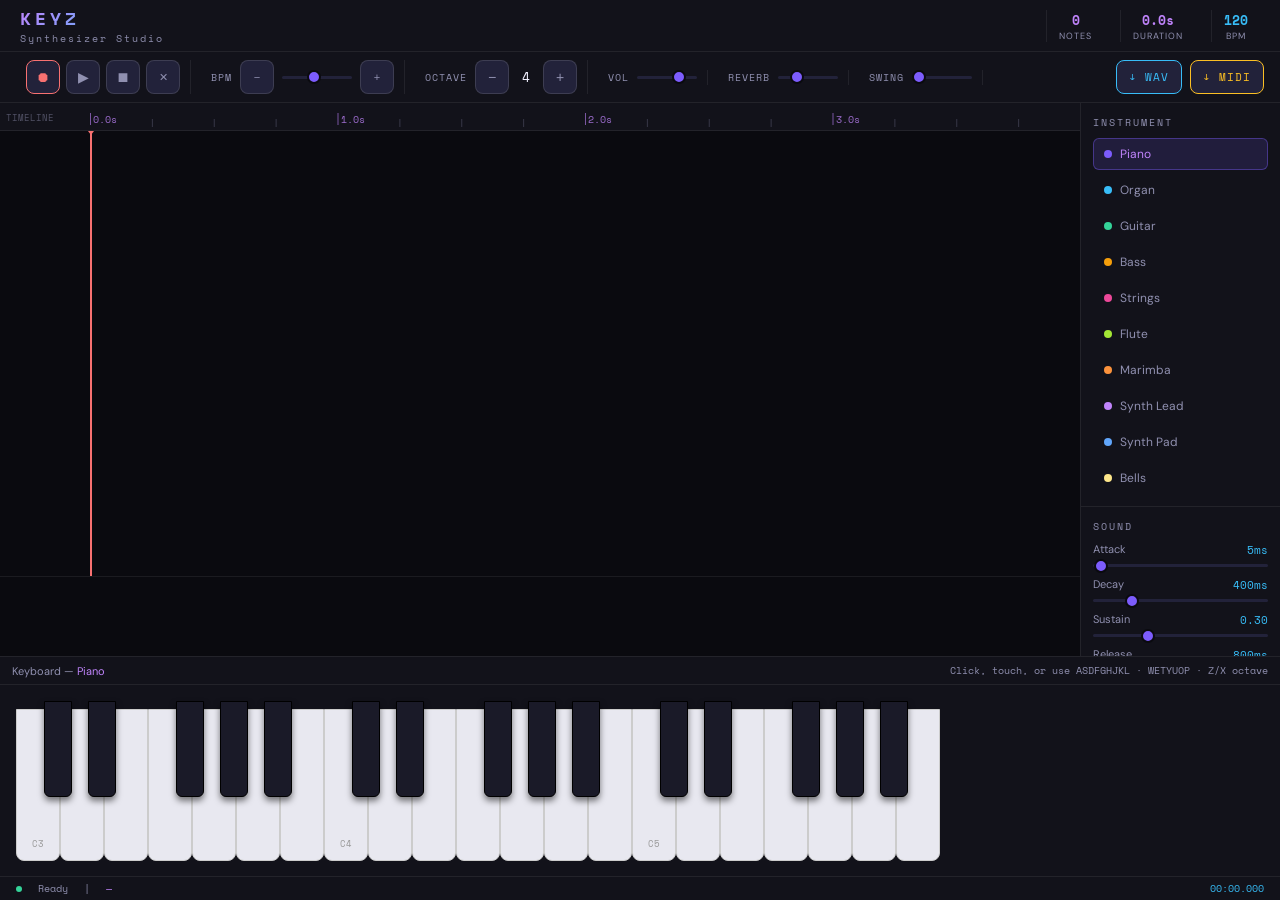
<file: apps/music/index.html>
<!DOCTYPE html>
<html lang="en">
<head>
<meta charset="UTF-8">
<meta name="viewport" content="width=device-width, initial-scale=1.0">
<title>KEYZ — Synthesizer Studio</title>
<link rel="preconnect" href="https://fonts.googleapis.com">
<link href="https://fonts.googleapis.com/css2?family=Space+Mono:wght@400;700&family=DM+Sans:wght@300;400;500;600&display=swap" rel="stylesheet">
<style>
:root {
  --bg: #0a0a0f;
  --surface: #12121a;
  --surface2: #1a1a26;
  --surface3: #22223a;
  --border: rgba(255,255,255,0.07);
  --border2: rgba(255,255,255,0.12);
  --accent: #7c5cfc;
  --accent2: #c084fc;
  --accent3: #38bdf8;
  --green: #34d399;
  --red: #f87171;
  --amber: #fbbf24;
  --text: #f0f0ff;
  --text2: #9090b0;
  --text3: #5050708;
  --mono: 'Space Mono', monospace;
  --sans: 'DM Sans', sans-serif;
  --key-white: #e8e8f0;
  --key-white-hover: #ffffff;
  --key-white-press: #b8b0ff;
  --key-black: #1a1a28;
  --key-black-hover: #2a2a40;
  --key-black-press: #6040cc;
}
*{box-sizing:border-box;margin:0;padding:0}
html,body{width:100%;height:100%;overflow:hidden;background:var(--bg);color:var(--text);font-family:var(--sans)}
body{display:flex;flex-direction:column;height:100vh}

/* Header */
header{display:flex;align-items:center;padding:0 20px;height:52px;border-bottom:1px solid var(--border);background:var(--surface);flex-shrink:0;gap:16px;z-index:10}
.logo{font-family:var(--mono);font-size:18px;font-weight:700;letter-spacing:4px;background:linear-gradient(135deg,var(--accent2),var(--accent3));-webkit-background-clip:text;-webkit-text-fill-color:transparent;background-clip:text}
.logo-sub{font-size:10px;color:var(--text2);letter-spacing:2px;font-family:var(--mono)}
header .spacer{flex:1}
.header-stat{display:flex;flex-direction:column;align-items:center;padding:0 12px;border-left:1px solid var(--border)}
.header-stat .val{font-family:var(--mono);font-size:13px;color:var(--accent2);font-weight:700}
.header-stat .lbl{font-size:9px;color:var(--text2);letter-spacing:1px;text-transform:uppercase}
#bpm-display{font-family:var(--mono);font-size:13px;color:var(--accent3);font-weight:700}

/* Main layout */
main{flex:1;display:flex;flex-direction:column;overflow:hidden;min-height:0}

/* Top controls bar */
.controls-bar{display:flex;align-items:center;padding:8px 16px;gap:10px;border-bottom:1px solid var(--border);background:var(--surface);flex-shrink:0;flex-wrap:wrap}
.ctrl-group{display:flex;align-items:center;gap:8px;padding:0 10px;border-right:1px solid var(--border)}
.ctrl-group:last-child{border-right:none}
.ctrl-label{font-size:10px;color:var(--text2);letter-spacing:1px;text-transform:uppercase;font-family:var(--mono)}
select{background:var(--surface3);border:1px solid var(--border2);color:var(--text);padding:5px 10px;border-radius:6px;font-size:12px;font-family:var(--sans);cursor:pointer;outline:none}
select:focus{border-color:var(--accent)}
.knob-wrap{display:flex;flex-direction:column;align-items:center;gap:3px;cursor:pointer}
.knob{width:32px;height:32px;border-radius:50%;background:var(--surface3);border:2px solid var(--border2);position:relative;cursor:pointer}
.knob-dot{width:3px;height:8px;background:var(--accent2);border-radius:2px;position:absolute;left:50%;top:4px;transform:translateX(-50%);transform-origin:50% 12px}
.knob-val{font-size:9px;color:var(--text2);font-family:var(--mono)}

/* Transport buttons */
.transport{display:flex;gap:6px;align-items:center}
.tbtn{width:34px;height:34px;border-radius:8px;border:1px solid var(--border2);background:var(--surface3);color:var(--text2);cursor:pointer;display:flex;align-items:center;justify-content:center;transition:all 0.15s;font-size:14px}
.tbtn:hover{border-color:var(--accent);color:var(--accent);background:rgba(124,92,252,0.1)}
.tbtn.rec{border-color:var(--red);color:var(--red)}
.tbtn.rec.active{background:var(--red);color:#fff;box-shadow:0 0 12px rgba(248,113,113,0.5);animation:recpulse 1s infinite}
.tbtn.playing{background:var(--green);color:#000;border-color:var(--green);box-shadow:0 0 12px rgba(52,211,153,0.4)}
.tbtn.export-btn{border-color:var(--accent3);color:var(--accent3)}
.tbtn.export-btn:hover{background:rgba(56,189,248,0.1)}
@keyframes recpulse{0%,100%{box-shadow:0 0 12px rgba(248,113,113,0.5)}50%{box-shadow:0 0 20px rgba(248,113,113,0.8)}}
.tbtn-wide{width:auto;padding:0 12px;font-size:11px;font-family:var(--mono);letter-spacing:1px;gap:6px}

/* Middle section: timeline + sidebar */
.mid-section{flex:1;display:flex;min-height:0;overflow:hidden}

/* Timeline panel */
.timeline-panel{flex:1;display:flex;flex-direction:column;overflow:hidden;min-width:0}

/* Timeline ruler */
.tl-ruler{height:28px;background:var(--surface);border-bottom:1px solid var(--border);position:relative;flex-shrink:0;overflow:hidden}
#ruler-canvas{display:block}

/* Timeline tracks */
.tl-tracks{flex:1;overflow-y:auto;overflow-x:auto;position:relative;background:var(--bg)}
.tl-track{height:44px;border-bottom:1px solid var(--border);position:relative;background:var(--surface);min-width:100%}
.tl-track:hover{background:var(--surface2)}
.tl-track-label{position:absolute;left:0;top:0;bottom:0;width:90px;background:var(--surface2);border-right:1px solid var(--border);display:flex;align-items:center;padding:0 10px;font-size:11px;color:var(--text2);font-family:var(--mono);letter-spacing:0.5px;z-index:2;flex-shrink:0}
.tl-track-content{position:absolute;left:90px;top:0;right:0;bottom:0;overflow:hidden}
.note-block{position:absolute;top:4px;bottom:4px;background:var(--accent);border-radius:3px;opacity:0.85;cursor:pointer;border-left:2px solid var(--accent2);transition:opacity 0.1s}
.note-block:hover{opacity:1}
.tl-playhead{position:absolute;top:0;bottom:0;width:2px;background:var(--red);z-index:5;pointer-events:none}
.tl-playhead::before{content:'';position:absolute;top:-4px;left:-5px;width:12px;height:8px;background:var(--red);clip-path:polygon(0 0,100% 0,50% 100%)}

/* Piano roll panel below timeline */
.piano-roll-panel{height:80px;border-top:1px solid var(--border);flex-shrink:0;background:var(--bg);position:relative;overflow:hidden}
#pianoroll-canvas{display:block}

/* Sidebar */
.sidebar{width:200px;background:var(--surface);border-left:1px solid var(--border);display:flex;flex-direction:column;flex-shrink:0;overflow-y:auto}
.sidebar-section{padding:12px;border-bottom:1px solid var(--border)}
.sidebar-title{font-size:10px;color:var(--text2);letter-spacing:2px;text-transform:uppercase;font-family:var(--mono);margin-bottom:8px}
.inst-list{display:flex;flex-direction:column;gap:4px}
.inst-item{padding:7px 10px;border-radius:6px;cursor:pointer;font-size:12px;color:var(--text2);border:1px solid transparent;transition:all 0.15s;display:flex;align-items:center;gap:8px}
.inst-item:hover{background:var(--surface2);color:var(--text)}
.inst-item.active{background:rgba(124,92,252,0.15);border-color:rgba(124,92,252,0.4);color:var(--accent2)}
.inst-dot{width:8px;height:8px;border-radius:50%;flex-shrink:0}
.slider-row{display:flex;flex-direction:column;gap:6px;margin-bottom:10px}
.slider-row label{display:flex;justify-content:space-between;font-size:11px;color:var(--text2)}
.slider-row label span{color:var(--accent3);font-family:var(--mono)}
input[type=range]{width:100%;height:3px;-webkit-appearance:none;background:var(--surface3);border-radius:2px;outline:none}
input[type=range]::-webkit-slider-thumb{-webkit-appearance:none;width:14px;height:14px;border-radius:50%;background:var(--accent);cursor:pointer;border:2px solid var(--bg)}
.rec-info{font-size:11px;color:var(--text2);font-family:var(--mono);margin-bottom:4px}
.rec-info span{color:var(--green)}

/* Keyboard section */
.keyboard-section{height:220px;background:var(--surface);border-top:1px solid var(--border);flex-shrink:0;display:flex;flex-direction:column;overflow:hidden}
.keyboard-bar{display:flex;align-items:center;padding:6px 12px;gap:8px;border-bottom:1px solid var(--border);font-size:11px;color:var(--text2)}
.kb-hint{font-family:var(--mono);font-size:10px;color:var(--text2);margin-left:auto}
.kbd-tag{background:var(--surface3);border:1px solid var(--border2);border-radius:4px;padding:1px 5px;font-family:var(--mono);font-size:10px;color:var(--text)}
.keys-scroll{flex:1;overflow-x:auto;overflow-y:hidden;display:flex;align-items:center;padding:12px 16px}
#keys-container{position:relative;height:160px;flex-shrink:0}
.wkey{position:absolute;bottom:0;width:44px;height:152px;background:var(--key-white);border:1px solid #ccc;border-radius:0 0 8px 8px;cursor:pointer;display:flex;align-items:flex-end;justify-content:center;padding-bottom:8px;user-select:none;transition:background 0.05s,transform 0.05s;transform-origin:top center}
.wkey:hover{background:var(--key-white-hover)}
.wkey.pressed{background:var(--key-white-press);transform:scaleY(0.985)}
.wkey-label{font-size:10px;color:#888;pointer-events:none;font-family:var(--mono)}
.bkey{position:absolute;top:0;width:28px;height:96px;background:var(--key-black);border-radius:0 0 6px 6px;cursor:pointer;z-index:2;user-select:none;transition:background 0.05s,transform 0.05s;transform-origin:top center;border:1px solid #000;box-shadow:0 4px 6px rgba(0,0,0,0.5)}
.bkey:hover{background:var(--key-black-hover)}
.bkey.pressed{background:var(--key-black-press);transform:scaleY(0.97)}
.octave-marker{position:absolute;bottom:10px;font-size:9px;color:#999;font-family:var(--mono);pointer-events:none}

/* Status bar */
.statusbar{height:24px;background:var(--surface);border-top:1px solid var(--border);display:flex;align-items:center;padding:0 16px;gap:16px;font-size:10px;color:var(--text2);font-family:var(--mono);flex-shrink:0}
.status-dot{width:6px;height:6px;border-radius:50%;background:var(--green)}
.status-dot.rec{background:var(--red);animation:recpulse 1s infinite}
#status-note{color:var(--accent2)}
#status-time{color:var(--accent3);margin-left:auto}

/* Scrollbar */
::-webkit-scrollbar{width:6px;height:6px}
::-webkit-scrollbar-track{background:var(--bg)}
::-webkit-scrollbar-thumb{background:var(--surface3);border-radius:3px}
::-webkit-scrollbar-thumb:hover{background:var(--border2)}

/* Tooltips */
[title]{cursor:pointer}
</style>
</head>
<body>

<header>
  <div>
    <div class="logo">KEYZ</div>
    <div class="logo-sub">Synthesizer Studio</div>
  </div>
  <div class="spacer"></div>
  <div class="header-stat">
    <div class="val" id="note-count-hdr">0</div>
    <div class="lbl">Notes</div>
  </div>
  <div class="header-stat">
    <div class="val" id="dur-hdr">0.0s</div>
    <div class="lbl">Duration</div>
  </div>
  <div class="header-stat">
    <div class="val" id="bpm-display">120</div>
    <div class="lbl">BPM</div>
  </div>
</header>

<main>
  <!-- Controls bar -->
  <div class="controls-bar">
    <div class="ctrl-group transport">
      <button class="tbtn rec" id="rec-btn" title="Record (R)">⏺</button>
      <button class="tbtn" id="play-btn" title="Play (Space)">▶</button>
      <button class="tbtn" id="stop-btn" title="Stop">⏹</button>
      <button class="tbtn" id="clear-btn" title="Clear recording" style="font-size:11px">✕</button>
    </div>
    <div class="ctrl-group">
      <span class="ctrl-label">BPM</span>
      <button class="tbtn" id="bpm-dn" style="font-size:11px">−</button>
      <input type="range" id="bpm-slider" min="40" max="220" value="120" style="width:70px;height:3px">
      <button class="tbtn" id="bpm-up" style="font-size:11px">+</button>
    </div>
    <div class="ctrl-group">
      <span class="ctrl-label">Octave</span>
      <button class="tbtn" id="oct-dn">−</button>
      <span style="font-family:var(--mono);font-size:13px;min-width:18px;text-align:center" id="oct-val">4</span>
      <button class="tbtn" id="oct-up">+</button>
    </div>
    <div class="ctrl-group">
      <span class="ctrl-label">Vol</span>
      <input type="range" id="vol-slider" min="0" max="1" step="0.01" value="0.75" style="width:60px">
    </div>
    <div class="ctrl-group">
      <span class="ctrl-label">Reverb</span>
      <input type="range" id="rev-slider" min="0" max="0.8" step="0.01" value="0.2" style="width:60px">
    </div>
    <div class="ctrl-group">
      <span class="ctrl-label">Swing</span>
      <input type="range" id="swing-slider" min="0" max="0.3" step="0.01" value="0" style="width:60px">
    </div>
    <div style="margin-left:auto;display:flex;gap:8px">
      <button class="tbtn tbtn-wide export-btn" id="export-btn">↓ WAV</button>
      <button class="tbtn tbtn-wide" id="export-mid" style="border-color:var(--amber);color:var(--amber)">↓ MIDI</button>
    </div>
  </div>

  <!-- Middle: Timeline + Sidebar -->
  <div class="mid-section">
    <div class="timeline-panel">
      <!-- Ruler -->
      <div class="tl-ruler">
        <canvas id="ruler-canvas"></canvas>
      </div>
      <!-- Track area -->
      <div class="tl-tracks" id="tl-tracks">
        <div style="position:relative;min-height:100%;min-width:600px" id="tl-inner">
          <!-- Tracks rendered by JS -->
          <div class="tl-playhead" id="playhead" style="left:90px"></div>
        </div>
      </div>
      <!-- Piano roll -->
      <div class="piano-roll-panel">
        <canvas id="pianoroll-canvas"></canvas>
      </div>
    </div>

    <!-- Sidebar -->
    <div class="sidebar">
      <div class="sidebar-section">
        <div class="sidebar-title">Instrument</div>
        <div class="inst-list" id="inst-list"></div>
      </div>
      <div class="sidebar-section">
        <div class="sidebar-title">Sound</div>
        <div class="slider-row">
          <label>Attack <span id="atk-val">5ms</span></label>
          <input type="range" id="atk" min="1" max="500" value="5">
        </div>
        <div class="slider-row">
          <label>Decay <span id="dcy-val">300ms</span></label>
          <input type="range" id="dcy" min="10" max="2000" value="300">
        </div>
        <div class="slider-row">
          <label>Sustain <span id="sus-val">0.4</span></label>
          <input type="range" id="sus" min="0" max="1" step="0.01" value="0.4">
        </div>
        <div class="slider-row">
          <label>Release <span id="rel-val">500ms</span></label>
          <input type="range" id="rel" min="50" max="3000" value="500">
        </div>
      </div>
      <div class="sidebar-section">
        <div class="sidebar-title">Recording</div>
        <div class="rec-info" id="rec-info">Ready</div>
        <div class="rec-info">Notes: <span id="note-count-sb">0</span></div>
      </div>
      <div class="sidebar-section">
        <div class="sidebar-title">Help</div>
        <div style="font-size:10px;color:var(--text2);line-height:1.6">
          <kbd class="kbd-tag">R</kbd> record &nbsp;
          <kbd class="kbd-tag">Space</kbd> play<br>
          <kbd class="kbd-tag">Z</kbd><kbd class="kbd-tag">X</kbd> octave<br>
          <kbd class="kbd-tag">A–L</kbd> white keys<br>
          <kbd class="kbd-tag">W E T Y U O P</kbd> black
        </div>
      </div>
    </div>
  </div>

  <!-- Keyboard -->
  <div class="keyboard-section">
    <div class="keyboard-bar">
      <span style="font-size:11px;color:var(--text2)">Keyboard — <span id="current-inst-name" style="color:var(--accent2)">Piano</span></span>
      <span class="kb-hint">Click, touch, or use ASDFGHJKL · WETYUOP · Z/X octave</span>
    </div>
    <div class="keys-scroll">
      <div id="keys-container"></div>
    </div>
  </div>
</main>

<div class="statusbar">
  <div class="status-dot" id="status-dot"></div>
  <span id="status-text">Ready</span>
  <span>|</span>
  <span id="status-note">—</span>
  <span id="status-time">00:00.000</span>
</div>

<script>
// ===== AUDIO ENGINE =====
const AC = new (window.AudioContext || window.webkitAudioContext)();
let masterGain, dryGain, reverbGain, reverbNode;
let vol = 0.75, revMix = 0.2;

async function buildReverb() {
  masterGain = AC.createGain(); masterGain.gain.value = vol;
  dryGain = AC.createGain(); dryGain.gain.value = 1 - revMix;
  reverbGain = AC.createGain(); reverbGain.gain.value = revMix;
  reverbNode = AC.createConvolver();
  const len = AC.sampleRate * 2.5;
  const buf = AC.createBuffer(2, len, AC.sampleRate);
  for (let c = 0; c < 2; c++) {
    const d = buf.getChannelData(c);
    for (let i = 0; i < len; i++) d[i] = (Math.random() * 2 - 1) * Math.pow(1 - i / len, 2.5);
  }
  reverbNode.buffer = buf;
  dryGain.connect(masterGain); reverbNode.connect(reverbGain);
  reverbGain.connect(masterGain); masterGain.connect(AC.destination);
}
buildReverb();

// ===== INSTRUMENTS =====
const INST_COLORS = {
  Piano: '#7c5cfc', Organ: '#38bdf8', Guitar: '#34d399', Bass: '#f59e0b',
  Strings: '#ec4899', Flute: '#a3e635', Marimba: '#fb923c', 'Synth Lead': '#c084fc',
  'Synth Pad': '#60a5fa', Bells: '#fde68a'
};
const INSTRUMENTS = {
  Piano:      {wave:'custom',attack:0.005,decay:0.4,sustain:0.3,release:0.8,harm:[1,0.5,0.25,0.1,0.05]},
  Organ:      {wave:'sine',  attack:0.01, decay:0,  sustain:1,  release:0.05,harm:[1,0.5,0.33,0.25,0.2,0.1]},
  Guitar:     {wave:'custom',attack:0.005,decay:0.5,sustain:0.1,release:0.6, harm:[1,0.4,0.2,0.1,0.08,0.05]},
  Bass:       {wave:'sawtooth',attack:0.01,decay:0.2,sustain:0.7,release:0.3,harm:null},
  Strings:    {wave:'sawtooth',attack:0.15,decay:0.1,sustain:0.8,release:0.4,harm:null},
  Flute:      {wave:'sine',attack:0.05,decay:0.05,sustain:0.9,release:0.2,harm:[1,0.3,0.1]},
  Marimba:    {wave:'sine',attack:0.003,decay:0.6,sustain:0.1,release:0.3,harm:[1,0.6,0.1]},
  'Synth Lead':{wave:'sawtooth',attack:0.01,decay:0.15,sustain:0.7,release:0.2,harm:null},
  'Synth Pad':{wave:'sine',attack:0.3,decay:0.2,sustain:0.8,release:0.8,harm:[1,0.5,0.25]},
  Bells:      {wave:'sine',attack:0.003,decay:1.0,sustain:0.05,release:0.5,harm:[1,2,3.5,4.5]}
};
let currentInst = 'Piano';

function buildSidebar() {
  const list = document.getElementById('inst-list');
  list.innerHTML = '';
  Object.keys(INSTRUMENTS).forEach(name => {
    const el = document.createElement('div');
    el.className = 'inst-item' + (name === currentInst ? ' active' : '');
    el.innerHTML = `<span class="inst-dot" style="background:${INST_COLORS[name]}"></span>${name}`;
    el.onclick = () => {
      currentInst = name;
      document.getElementById('current-inst-name').textContent = name;
      document.querySelectorAll('.inst-item').forEach(e=>e.classList.remove('active'));
      el.classList.add('active');
      applyInstToSliders();
    };
    list.appendChild(el);
  });
}
function applyInstToSliders() {
  const i = INSTRUMENTS[currentInst];
  document.getElementById('atk').value = i.attack * 1000;
  document.getElementById('dcy').value = i.decay * 1000;
  document.getElementById('sus').value = i.sustain;
  document.getElementById('rel').value = i.release * 1000;
  updateSliderLabels();
}
function updateSliderLabels() {
  document.getElementById('atk-val').textContent = Math.round(document.getElementById('atk').value) + 'ms';
  document.getElementById('dcy-val').textContent = Math.round(document.getElementById('dcy').value) + 'ms';
  document.getElementById('sus-val').textContent = parseFloat(document.getElementById('sus').value).toFixed(2);
  document.getElementById('rel-val').textContent = Math.round(document.getElementById('rel').value) + 'ms';
}
['atk','dcy','sus','rel'].forEach(id => {
  document.getElementById(id).oninput = updateSliderLabels;
});
buildSidebar(); applyInstToSliders();

// ===== NOTE PLAYBACK =====
const NOTE_NAMES = ['C','C#','D','D#','E','F','F#','G','G#','A','A#','B'];
function noteFreq(name, oct) {
  const idx = NOTE_NAMES.indexOf(name);
  return 440 * Math.pow(2, (idx + 12 * (oct - 4) - 9) / 12);
}

let activeNodes = {};
function getEnvelope() {
  return {
    attack: parseFloat(document.getElementById('atk').value) / 1000,
    decay: parseFloat(document.getElementById('dcy').value) / 1000,
    sustain: parseFloat(document.getElementById('sus').value),
    release: parseFloat(document.getElementById('rel').value) / 1000,
  };
}

function makeWave(harm) {
  if (!harm) return null;
  const real = new Float32Array(harm.length + 1);
  const imag = new Float32Array(harm.length + 1);
  harm.forEach((v, i) => real[i + 1] = v);
  return AC.createPeriodicWave(real, imag, {disableNormalization: false});
}

function playNote(noteName, oct, startOffset = 0) {
  if (AC.state === 'suspended') AC.resume();
  const inst = INSTRUMENTS[currentInst];
  const env = getEnvelope();
  const freq = noteFreq(noteName, oct);
  const now = AC.currentTime + startOffset;
  const osc = AC.createOscillator();
  if (inst.harm) osc.setPeriodicWave(makeWave(inst.harm));
  else osc.type = inst.wave;
  osc.frequency.value = freq;
  const gain = AC.createGain();
  gain.gain.setValueAtTime(0, now);
  gain.gain.linearRampToValueAtTime(0.8, now + env.attack);
  gain.gain.linearRampToValueAtTime(env.sustain * 0.8, now + env.attack + env.decay);
  osc.connect(gain); gain.connect(dryGain); gain.connect(reverbNode);
  osc.start(now);
  const key = noteName + oct;
  activeNodes[key] = {osc, gain, env, inst};
  document.getElementById('status-note').textContent = noteName + oct;
}

function stopNote(noteName, oct) {
  const key = noteName + oct;
  const node = activeNodes[key];
  if (!node) return;
  const {osc, gain, env} = node;
  const now = AC.currentTime;
  gain.gain.cancelScheduledValues(now);
  gain.gain.setValueAtTime(gain.gain.value, now);
  gain.gain.linearRampToValueAtTime(0, now + env.release);
  osc.stop(now + env.release + 0.05);
  delete activeNodes[key];
}

// ===== KEYBOARD LAYOUT =====
let octave = 4;
const WHITE = ['C','D','E','F','G','A','B'];
const BLACK_MAP = {0:'C#', 1:'D#', 3:'F#', 4:'G#', 5:'A#'};
const NUM_OCTS = 3;

function buildKeys() {
  const container = document.getElementById('keys-container');
  container.innerHTML = '';
  const startOct = octave - 1;
  let wx = 0;
  for (let o = 0; o < NUM_OCTS; o++) {
    const oc = startOct + o;
    WHITE.forEach((n, i) => {
      const el = document.createElement('div');
      el.className = 'wkey';
      el.dataset.note = n; el.dataset.oct = oc;
      el.style.left = (wx + i * 44) + 'px';
      if (n === 'C') {
        const lbl = document.createElement('div');
        lbl.className = 'octave-marker';
        lbl.textContent = 'C' + oc;
        el.appendChild(lbl);
      }
      addKeyEvents(el, n, oc);
      container.appendChild(el);
    });
    Object.entries(BLACK_MAP).forEach(([bi, bn]) => {
      const el = document.createElement('div');
      el.className = 'bkey';
      el.dataset.note = bn; el.dataset.oct = oc;
      el.style.left = (wx + parseInt(bi) * 44 + 28) + 'px';
      addKeyEvents(el, bn, oc);
      container.appendChild(el);
    });
    wx += 7 * 44;
  }
  container.style.width = (NUM_OCTS * 7 * 44) + 'px';
}

function addKeyEvents(el, note, oc) {
  el.addEventListener('mousedown', e => { e.preventDefault(); triggerOn(note, parseInt(oc)); });
  el.addEventListener('mouseup', () => triggerOff(note, parseInt(oc)));
  el.addEventListener('mouseleave', () => triggerOff(note, parseInt(oc)));
  el.addEventListener('touchstart', e => { e.preventDefault(); triggerOn(note, parseInt(oc)); }, {passive: false});
  el.addEventListener('touchend', () => triggerOff(note, parseInt(oc)));
}

// ===== RECORDING =====
let recording = false, recStart = 0, notes = [];
let playing = false, playTimers = [], playInterval = null, playStart = 0;
let bpm = 120;

function totalDuration() {
  if (!notes.length) return 0;
  let max = 0;
  for (const n of notes) if (n.time > max) max = n.time;
  return max + 1;
}

function triggerOn(note, oc) {
  const key = note + oc;
  if (activeNodes[key]) return;
  playNote(note, oc);
  highlightKey(note, oc, true);
  if (recording) {
    notes.push({note, oct: oc, time: AC.currentTime - recStart, type: 'on', inst: currentInst});
    updateStats();
    drawPianoRoll();
    drawTimeline();
  }
}
function triggerOff(note, oc) {
  const key = note + oc;
  if (!activeNodes[key]) return;
  if (recording) {
    notes.push({note, oct: oc, time: AC.currentTime - recStart, type: 'off', inst: currentInst});
  }
  stopNote(note, oc);
  highlightKey(note, oc, false);
}
function highlightKey(note, oc, on) {
  document.querySelectorAll('[data-note]').forEach(el => {
    if (el.dataset.note === note && el.dataset.oct == oc) el.classList.toggle('pressed', on);
  });
}

function updateStats() {
  const noteOns = notes.filter(n => n.type === 'on').length;
  document.getElementById('note-count-hdr').textContent = noteOns;
  document.getElementById('note-count-sb').textContent = noteOns;
  const dur = totalDuration();
  document.getElementById('dur-hdr').textContent = dur.toFixed(1) + 's';
}

// ===== TRANSPORT =====
document.getElementById('rec-btn').onclick = () => {
  if (!recording) {
    if (AC.state === 'suspended') AC.resume();
    recording = true; recStart = AC.currentTime;
    notes = []; updateStats(); drawPianoRoll(); drawTimeline();
    document.getElementById('rec-btn').classList.add('active');
    document.getElementById('status-dot').classList.add('rec');
    document.getElementById('status-text').textContent = 'Recording…';
    document.getElementById('rec-info').innerHTML = '<span style="color:var(--red)">● REC</span>';
    startClock();
  } else {
    recording = false;
    document.getElementById('rec-btn').classList.remove('active');
    document.getElementById('status-dot').classList.remove('rec');
    document.getElementById('status-text').textContent = 'Stopped';
    document.getElementById('rec-info').textContent = totalDuration().toFixed(1) + 's recorded';
    stopClock();
    drawPianoRoll(); drawTimeline();
  }
};

let clockInterval = null;
function startClock() {
  clockInterval = setInterval(() => {
    const t = AC.currentTime - recStart;
    const m = Math.floor(t / 60), s = Math.floor(t % 60), ms = Math.floor((t % 1) * 1000);
    document.getElementById('status-time').textContent =
      String(m).padStart(2,'0')+':'+String(s).padStart(2,'0')+'.'+String(ms).padStart(3,'0');
  }, 33);
}
function stopClock() { if (clockInterval) clearInterval(clockInterval); }

document.getElementById('play-btn').onclick = () => {
  if (!notes.length) return;
  if (AC.state === 'suspended') AC.resume();
  stopPlayback();
  playing = true;
  playStart = AC.currentTime;
  const ons = notes.filter(n => n.type === 'on');
  const offs = notes.filter(n => n.type === 'off');
  const savedInst = currentInst;
  ons.forEach(ev => {
    const offEv = offs.find(o => o.note === ev.note && o.oct === ev.oct && o.time > ev.time);
    const dur = offEv ? (offEv.time - ev.time) : 0.35;
    playNote(ev.note, ev.oct, ev.time);
    playTimers.push(setTimeout(() => stopNote(ev.note, ev.oct), (ev.time + dur) * 1000));
  });
  document.getElementById('play-btn').classList.add('playing');
  document.getElementById('status-text').textContent = 'Playing…';
  const totalDur = totalDuration();
  playInterval = setInterval(() => {
    const elapsed = AC.currentTime - playStart;
    updatePlayhead(elapsed / totalDur);
    const m = Math.floor(elapsed / 60), s = Math.floor(elapsed % 60), ms = Math.floor((elapsed % 1) * 1000);
    document.getElementById('status-time').textContent =
      String(m).padStart(2,'0')+':'+String(s).padStart(2,'0')+'.'+String(ms).padStart(3,'0');
    if (elapsed >= totalDur) stopPlayback();
  }, 33);
};

document.getElementById('stop-btn').onclick = stopPlayback;

function stopPlayback() {
  playing = false;
  playTimers.forEach(t => clearTimeout(t)); playTimers = [];
  if (playInterval) clearInterval(playInterval); playInterval = null;
  Object.keys(activeNodes).forEach(k => {
    try { activeNodes[k].osc.stop(); } catch(e) {}
    delete activeNodes[k];
  });
  document.getElementById('play-btn').classList.remove('playing');
  document.getElementById('status-text').textContent = 'Stopped';
  updatePlayhead(0);
}

document.getElementById('clear-btn').onclick = () => {
  stopPlayback(); notes = []; updateStats(); drawPianoRoll(); drawTimeline();
  document.getElementById('rec-info').textContent = 'Ready';
  document.getElementById('status-text').textContent = 'Cleared';
};

// ===== BPM CONTROLS =====
function setBPM(v) {
  bpm = Math.max(40, Math.min(220, v));
  document.getElementById('bpm-slider').value = bpm;
  document.getElementById('bpm-display').textContent = bpm;
}
document.getElementById('bpm-slider').oninput = e => setBPM(parseInt(e.target.value));
document.getElementById('bpm-dn').onclick = () => setBPM(bpm - 1);
document.getElementById('bpm-up').onclick = () => setBPM(bpm + 1);

document.getElementById('oct-dn').onclick = () => { octave = Math.max(1, octave-1); document.getElementById('oct-val').textContent = octave; buildKeys(); };
document.getElementById('oct-up').onclick = () => { octave = Math.min(7, octave+1); document.getElementById('oct-val').textContent = octave; buildKeys(); };
document.getElementById('vol-slider').oninput = e => { vol = parseFloat(e.target.value); if(masterGain) masterGain.gain.value = vol; };
document.getElementById('rev-slider').oninput = e => { revMix = parseFloat(e.target.value); if(dryGain){dryGain.gain.value=1-revMix;reverbGain.gain.value=revMix;} };

// ===== KEYBOARD INPUT =====
const KB_MAP = {a:'C',w:'C#',s:'D',e:'D#',d:'E',f:'F',t:'F#',g:'G',y:'G#',h:'A',u:'A#',j:'B',k:'C',o:'C#',l:'D',p:'D#'};
const heldKeys = new Set();
document.addEventListener('keydown', e => {
  if (e.target.tagName === 'INPUT') return;
  if (e.repeat) return;
  if (e.key === ' ') { e.preventDefault(); document.getElementById('play-btn').click(); return; }
  if (e.key.toLowerCase() === 'r') { document.getElementById('rec-btn').click(); return; }
  if (e.key.toLowerCase() === 'z') { document.getElementById('oct-dn').click(); return; }
  if (e.key.toLowerCase() === 'x') { document.getElementById('oct-up').click(); return; }
  const k = e.key.toLowerCase();
  const note = KB_MAP[k]; if (!note) return;
  const oc = ['k','l','p'].includes(k) ? octave + 1 : octave;
  if (heldKeys.has(k)) return; heldKeys.add(k);
  triggerOn(note, oc);
});
document.addEventListener('keyup', e => {
  const k = e.key.toLowerCase();
  const note = KB_MAP[k]; if (!note) return;
  heldKeys.delete(k);
  const oc = ['k','l','p'].includes(k) ? octave + 1 : octave;
  triggerOff(note, oc);
});

// ===== TIMELINE & PIANO ROLL =====
function drawRuler() {
  const canvas = document.getElementById('ruler-canvas');
  const wrap = canvas.parentElement;
  canvas.width = wrap.clientWidth;
  canvas.height = 28;
  const ctx = canvas.getContext('2d');
  ctx.clearRect(0, 0, canvas.width, canvas.height);
  const trackW = canvas.width - 90;
  const dur = Math.max(totalDuration(), 4);
  ctx.fillStyle = '#5050708';
  const step = dur / 16;
  for (let i = 0; i <= 16; i++) {
    const x = 90 + (i / 16) * trackW;
    const t = i * step;
    const isBeat = i % 4 === 0;
    ctx.fillStyle = isBeat ? 'rgba(192,132,252,0.6)' : 'rgba(144,144,176,0.3)';
    ctx.fillRect(x, isBeat ? 10 : 16, 1, isBeat ? 12 : 8);
    if (isBeat) {
      ctx.fillStyle = 'rgba(192,132,252,0.8)';
      ctx.font = '10px Space Mono, monospace';
      ctx.fillText(t.toFixed(1) + 's', x + 3, 20);
    }
  }
  // Label
  ctx.fillStyle = 'rgba(144,144,176,0.5)';
  ctx.font = '9px Space Mono, monospace';
  ctx.fillText('TIMELINE', 6, 18);
}

function drawTimeline() {
  const inner = document.getElementById('tl-inner');
  // Remove old tracks (keep playhead)
  inner.querySelectorAll('.tl-track').forEach(e => e.remove());
  if (!notes.length) { drawRuler(); return; }
  const dur = Math.max(totalDuration(), 4);
  const ons = notes.filter(n => n.type === 'on');
  const offs = notes.filter(n => n.type === 'off');
  // Group by instrument
  const byInst = {};
  ons.forEach(ev => {
    if (!byInst[ev.inst]) byInst[ev.inst] = [];
    byInst[ev.inst].push(ev);
  });
  const trackW = inner.clientWidth - 90 || 600;
  Object.entries(byInst).forEach(([inst, evs]) => {
    const track = document.createElement('div');
    track.className = 'tl-track';
    const lbl = document.createElement('div');
    lbl.className = 'tl-track-label';
    lbl.textContent = inst;
    lbl.style.color = INST_COLORS[inst] || '#9090b0';
    track.appendChild(lbl);
    const content = document.createElement('div');
    content.className = 'tl-track-content';
    evs.forEach(ev => {
      const offEv = offs.find(o => o.note === ev.note && o.oct === ev.oct && o.time > ev.time);
      const noteDur = offEv ? (offEv.time - ev.time) : 0.2;
      const block = document.createElement('div');
      block.className = 'note-block';
      block.style.left = (ev.time / dur * trackW) + 'px';
      block.style.width = Math.max(4, noteDur / dur * trackW) + 'px';
      const noteIdx = NOTE_NAMES.indexOf(ev.note);
      const pitch = (noteIdx + ev.oct * 12) / (12 * 9);
      block.style.top = (4 + (1 - pitch) * 28) + 'px';
      block.style.bottom = 'auto';
      block.style.height = '12px';
      block.style.background = INST_COLORS[inst] || '#7c5cfc';
      block.style.opacity = '0.85';
      block.title = ev.note + ev.oct + ' (' + noteDur.toFixed(2) + 's)';
      content.appendChild(block);
    });
    track.appendChild(content);
    inner.insertBefore(track, document.getElementById('playhead'));
  });
  drawRuler();
}

function updatePlayhead(progress) {
  const inner = document.getElementById('tl-inner');
  const trackW = inner.clientWidth - 90 || 600;
  const ph = document.getElementById('playhead');
  ph.style.left = (90 + progress * trackW) + 'px';
}

function drawPianoRoll() {
  const canvas = document.getElementById('pianoroll-canvas');
  const wrap = canvas.parentElement;
  canvas.width = wrap.clientWidth;
  canvas.height = wrap.clientHeight || 80;
  const ctx = canvas.getContext('2d');
  ctx.fillStyle = '#0a0a0f';
  ctx.fillRect(0, 0, canvas.width, canvas.height);
  if (!notes.length) return;
  const ons = notes.filter(n => n.type === 'on');
  const offs = notes.filter(n => n.type === 'off');
  const dur = Math.max(totalDuration(), 1);
  const freqs = ons.map(e => noteFreq(e.note, e.oct));
  const minF = Math.min(...freqs), maxF = Math.max(...freqs);
  const fRange = Math.max(maxF - minF, 200);
  // Grid lines
  ctx.strokeStyle = 'rgba(255,255,255,0.04)';
  for (let i = 0; i < 16; i++) {
    ctx.beginPath(); ctx.moveTo(i / 16 * canvas.width, 0);
    ctx.lineTo(i / 16 * canvas.width, canvas.height); ctx.stroke();
  }
  ons.forEach(ev => {
    const offEv = offs.find(o => o.note === ev.note && o.oct === ev.oct && o.time > ev.time);
    const noteDur = offEv ? (offEv.time - ev.time) : 0.2;
    const x = ev.time / dur * canvas.width;
    const w = Math.max(3, noteDur / dur * canvas.width);
    const freq = noteFreq(ev.note, ev.oct);
    const y = canvas.height - ((freq - minF) / fRange) * (canvas.height - 12) - 6;
    ctx.fillStyle = INST_COLORS[ev.inst] || '#7c5cfc';
    ctx.globalAlpha = 0.9;
    ctx.beginPath();
    ctx.roundRect(x, y - 4, w, 8, 3);
    ctx.fill();
    ctx.globalAlpha = 1;
  });
  // Label
  ctx.fillStyle = 'rgba(144,144,176,0.4)';
  ctx.font = '9px Space Mono, monospace';
  ctx.fillText('PIANO ROLL', 6, 14);
}

window.addEventListener('resize', () => { drawRuler(); drawPianoRoll(); });
setTimeout(() => { drawRuler(); drawPianoRoll(); }, 200);

// ===== EXPORT WAV =====
document.getElementById('export-btn').onclick = async () => {
  if (!notes.length) { alert('Record something first!'); return; }
  const btn = document.getElementById('export-btn');
  btn.textContent = '⏳ Rendering…'; btn.disabled = true;
  try { await exportWAV(); } catch(e) { alert('Export failed: ' + e.message); }
  btn.textContent = '↓ WAV'; btn.disabled = false;
};

async function exportWAV() {
  const dur = totalDuration() + 1.5;
  const sr = 44100;
  const offAC = new OfflineAudioContext(2, Math.ceil(dur * sr), sr);
  const revLen = sr * 2;
  const revBuf = offAC.createBuffer(2, revLen, sr);
  for (let c = 0; c < 2; c++) {
    const d = revBuf.getChannelData(c);
    for (let i = 0; i < revLen; i++) d[i] = (Math.random() * 2 - 1) * Math.pow(1 - i / revLen, 2.5);
  }
  const conv = offAC.createConvolver(); conv.buffer = revBuf;
  const mg = offAC.createGain(); mg.gain.value = vol;
  const dg = offAC.createGain(); dg.gain.value = 1 - revMix;
  const rg = offAC.createGain(); rg.gain.value = revMix;
  dg.connect(mg); conv.connect(rg); rg.connect(mg); mg.connect(offAC.destination);
  const ons = notes.filter(n => n.type === 'on');
  const offs = notes.filter(n => n.type === 'off');
  ons.forEach(ev => {
    const inst = INSTRUMENTS[ev.inst];
    const offEv = offs.find(o => o.note === ev.note && o.oct === ev.oct && o.time > ev.time);
    const noteDur = offEv ? (offEv.time - ev.time) : 0.35;
    const freq = noteFreq(ev.note, ev.oct);
    const now = ev.time;
    const osc = offAC.createOscillator();
    if (inst.harm) {
      const real = new Float32Array(inst.harm.length + 1);
      const imag = new Float32Array(inst.harm.length + 1);
      inst.harm.forEach((v, i) => real[i + 1] = v);
      osc.setPeriodicWave(offAC.createPeriodicWave(real, imag, {disableNormalization: false}));
    } else osc.type = inst.wave;
    osc.frequency.value = freq;
    const gain = offAC.createGain();
    gain.gain.setValueAtTime(0, now);
    gain.gain.linearRampToValueAtTime(0.8, now + inst.attack);
    gain.gain.linearRampToValueAtTime(inst.sustain * 0.8, now + inst.attack + inst.decay);
    gain.gain.setValueAtTime(inst.sustain * 0.8, now + noteDur);
    gain.gain.linearRampToValueAtTime(0, now + noteDur + inst.release);
    osc.connect(gain); gain.connect(dg); gain.connect(conv);
    osc.start(now); osc.stop(now + noteDur + inst.release + 0.1);
  });
  const rendered = await offAC.startRendering();
  const wav = audioBufferToWav(rendered);
  const blob = new Blob([wav], {type: 'audio/wav'});
  const url = URL.createObjectURL(blob);
  const a = document.createElement('a'); a.href = url; a.download = 'keyz_recording.wav'; a.click();
  setTimeout(() => URL.revokeObjectURL(url), 5000);
}

function audioBufferToWav(buffer) {
  const numCh = buffer.numberOfChannels, sr = buffer.sampleRate, numF = buffer.length;
  const byteLen = 44 + numF * numCh * 2;
  const ab = new ArrayBuffer(byteLen);
  const view = new DataView(ab);
  const ws = (off, str) => { for (let i = 0; i < str.length; i++) view.setUint8(off + i, str.charCodeAt(i)); };
  ws(0,'RIFF'); view.setUint32(4, byteLen-8, true); ws(8,'WAVE');
  ws(12,'fmt '); view.setUint32(16,16,true); view.setUint16(20,1,true);
  view.setUint16(22,numCh,true); view.setUint32(24,sr,true);
  view.setUint32(28,sr*numCh*2,true); view.setUint16(32,numCh*2,true); view.setUint16(34,16,true);
  ws(36,'data'); view.setUint32(40,numF*numCh*2,true);
  let off = 44;
  for (let i = 0; i < numF; i++) {
    for (let c = 0; c < numCh; c++) {
      const s = Math.max(-1, Math.min(1, buffer.getChannelData(c)[i]));
      view.setInt16(off, s < 0 ? s * 0x8000 : s * 0x7FFF, true); off += 2;
    }
  }
  return ab;
}

// ===== EXPORT MIDI (simple) =====
document.getElementById('export-mid').onclick = () => {
  if (!notes.length) { alert('Record something first!'); return; }
  const midi = buildMIDI();
  const blob = new Blob([midi], {type: 'audio/midi'});
  const url = URL.createObjectURL(blob);
  const a = document.createElement('a'); a.href = url; a.download = 'keyz_recording.mid'; a.click();
  setTimeout(() => URL.revokeObjectURL(url), 5000);
};

function buildMIDI() {
  const tpq = 480;
  const usPerBeat = Math.round(60000000 / bpm);
  const ons = notes.filter(n => n.type === 'on');
  const offs = notes.filter(n => n.type === 'off');
  const events = [];
  ons.forEach(ev => {
    const midiNote = NOTE_NAMES.indexOf(ev.note) + (ev.oct + 1) * 12;
    const offEv = offs.find(o => o.note === ev.note && o.oct === ev.oct && o.time > ev.time);
    const onTick = Math.round(ev.time * bpm / 60 * tpq);
    const offTick = Math.round((offEv ? offEv.time : ev.time + 0.35) * bpm / 60 * tpq);
    events.push({tick: onTick, type: 0x90, note: midiNote, vel: 80});
    events.push({tick: offTick, type: 0x80, note: midiNote, vel: 0});
  });
  events.sort((a,b) => a.tick - b.tick);
  const trackBytes = [];
  // Tempo event
  const tempoEvt = [0x00, 0xFF, 0x51, 0x03,
    (usPerBeat >> 16) & 0xFF, (usPerBeat >> 8) & 0xFF, usPerBeat & 0xFF];
  trackBytes.push(...tempoEvt);
  let lastTick = 0;
  events.forEach(ev => {
    const delta = ev.tick - lastTick; lastTick = ev.tick;
    trackBytes.push(...varLen(delta), ev.type, ev.note, ev.vel);
  });
  trackBytes.push(0x00, 0xFF, 0x2F, 0x00); // End of track
  const header = [0x4D,0x54,0x68,0x64,0,0,0,6, 0,0, 0,1, (tpq>>8)&0xFF, tpq&0xFF];
  const trkHeader = [0x4D,0x54,0x72,0x6B,
    (trackBytes.length>>24)&0xFF,(trackBytes.length>>16)&0xFF,
    (trackBytes.length>>8)&0xFF, trackBytes.length&0xFF];
  return new Uint8Array([...header, ...trkHeader, ...trackBytes]);
}
function varLen(v) {
  if (v < 0x80) return [v];
  const bytes = [];
  while (v > 0) { bytes.unshift(v & 0x7F); v >>= 7; }
  for (let i = 0; i < bytes.length - 1; i++) bytes[i] |= 0x80;
  return bytes;
}

// ===== INIT =====
buildKeys();
setTimeout(() => { drawRuler(); drawPianoRoll(); }, 300);
</script>
</body>
</html>
</file>
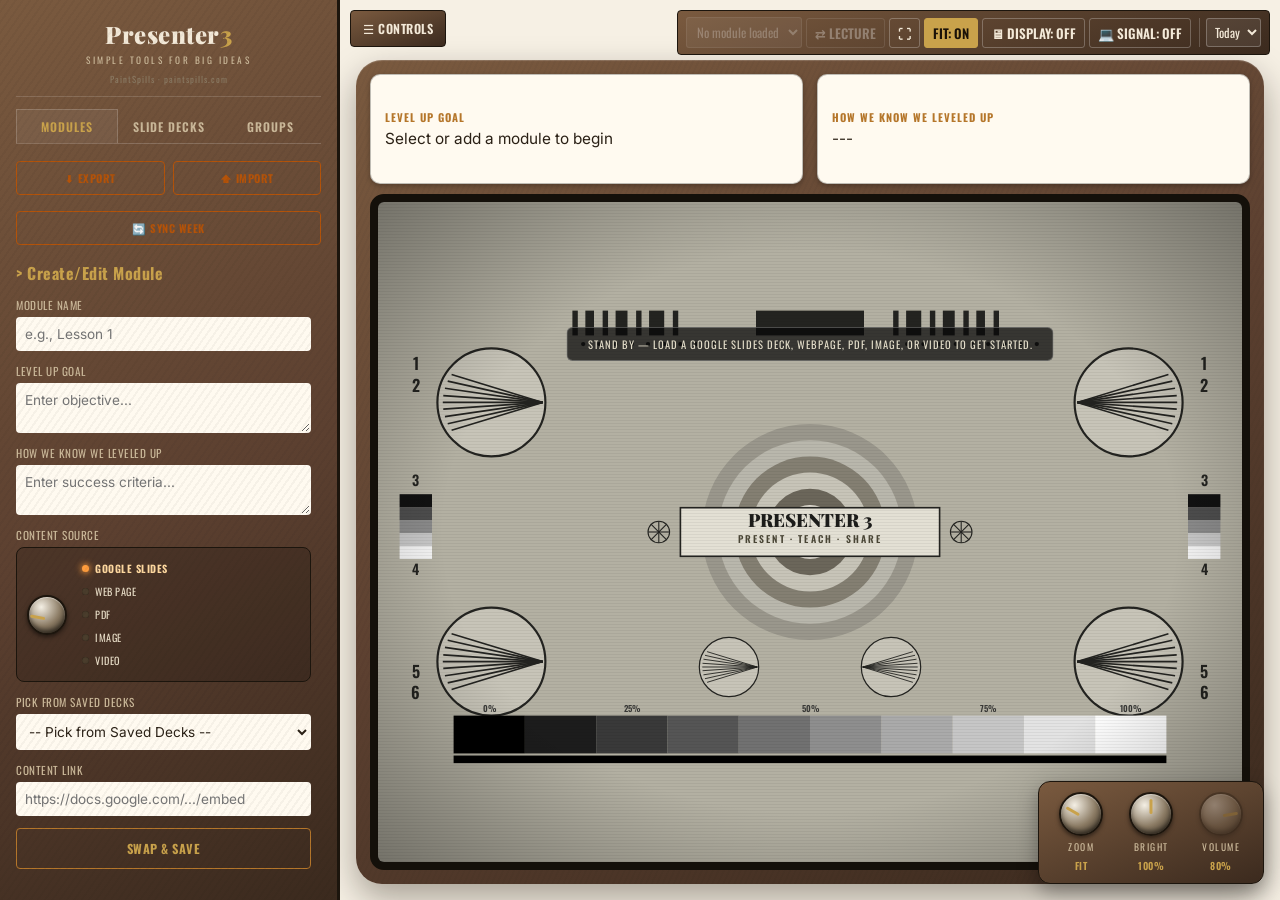
<file: apps/presenter/index.html>
<!DOCTYPE html>
<html lang="en">
<head>
  <meta charset="UTF-8">
  <title>Presenter 3</title>
  <link rel="preconnect" href="https://fonts.googleapis.com">
  <link rel="preconnect" href="https://fonts.gstatic.com" crossorigin>
  <link href="https://fonts.googleapis.com/css2?family=Inter:wght@400;500;600;700&family=Oswald:wght@500;600;700&family=Playfair+Display:wght@700;900&display=swap" rel="stylesheet">
  <style>
    :root{
      --bg:        #f6f0e4;
      --bg-panel:  #f4f5f7;
      --bg-field:  #fffaf0;
      --field-text:#2a2015;
      --stage-bg:  #050403;
      --text:      #2a2015;
      --text-dim:  #6b5c46;
      --border:    #c9b48f;
      --accent:    #b5762a;
      --amber:     #b45309;
      --danger:    #b3261e;
      --success:   #1e7a34;
      --brass:     #c9a24b;
      --wood-light:#7a5a3f;
      --wood-mid:  #5c4030;
      --wood-dark: #3b2a1e;
      --font-display: 'Playfair Display', Georgia, 'Times New Roman', serif;
      --font-sans: 'Inter', system-ui, -apple-system, 'Segoe UI', sans-serif;
      --font-label: 'Oswald', 'Inter', system-ui, sans-serif;
      --mono: "Courier New", "Consolas", "Lucida Console", monospace;
    }

    * { box-sizing: border-box; margin: 0; padding: 0; }
    html, body { height: 100%; }
    body {
      display: flex; height: 100vh; overflow: hidden;
      background: var(--bg); color: var(--text); font-family: var(--font-sans); font-size: 14px;
    }
    button, input, select, textarea { font-family: inherit; }

    #app { display: flex; width: 100%; height: 100%; position: relative; }

    /* Control Sidebar — the TV cabinet's wood-grain control panel */
    #sidebar {
      width: 340px;
      background: linear-gradient(155deg, var(--wood-light) 0%, var(--wood-mid) 55%, var(--wood-dark) 100%);
      border-right: 3px solid #1c150d;
      padding: 16px;
      display: flex;
      flex-direction: column;
      gap: 12px;
      transition: margin-left 0.3s ease;
      z-index: 10;
      overflow: hidden;
      position: relative;
      /* Scoped palette override: everything inside the sidebar reads text/
         border/dim off these instead of the root (cream-page) values, so
         labels/tabs/headers show light-on-wood without touching any other
         part of the page. Form fields and list rows opt back OUT of this
         via --field-text (never overridden) so user data stays dark-on-cream
         and readable regardless of what the sidebar itself is doing. */
      --text: #f3e9d8;
      --text-dim: #cbb99a;
      --border: rgba(255,255,255,0.18);
      color: var(--text);
    }
    #sidebar::before {
      content:''; position:absolute; inset:0; pointer-events:none;
      background-image: repeating-linear-gradient(125deg, rgba(0,0,0,0.06) 0px, rgba(0,0,0,0.06) 2px, transparent 2px, transparent 6px);
      mix-blend-mode: multiply; opacity:0.55;
    }

    #sidebar.collapsed { margin-left: -340px; }

    /* Brand plate */
    #brand-plate { text-align:center; padding:2px 0 10px; border-bottom:1px solid rgba(255,255,255,0.15); }
    #brand-name { font-family: var(--font-display); font-weight:900; font-size:1.5rem; color:#f3e9d8; letter-spacing:0.5px; }
    #brand-3 { color: var(--brass); }
    #brand-tagline { font-family: var(--font-label); font-size:0.58rem; letter-spacing:2.5px; text-transform:uppercase; color:#cbb99a; margin-top:3px; }
    #brand-site { font-family: var(--font-label); font-size:0.55rem; letter-spacing:1px; color:#8a7a63; margin-top:6px; }

    /* Sidebar Tabs */
    .tab-header { display: flex; border-bottom: 1px solid var(--border); margin-bottom: 5px; }
    .tab-btn {
      flex: 1; padding: 8px; background: transparent; border: 1px solid transparent; border-bottom: none;
      color: var(--text-dim); font-weight: 600; letter-spacing: 1px; text-transform: uppercase;
      cursor: pointer; font-size: 0.75rem; font-family: var(--font-label);
    }
    .tab-btn:hover { color: var(--text); background: rgba(255,255,255,0.08); }
    .tab-btn.active { color: var(--brass); border-color: var(--border); border-bottom-color: var(--brass); background: rgba(255,255,255,0.06); }
    .tab-content {
      display: none; flex-direction: column; gap: 12px; overflow-y: auto;
      flex: 1; min-height: 0; scrollbar-gutter: stable;
    }
    .tab-content.active { display: flex; }

    /* Deck A / Deck B sub-tabs, nested inside the Slide Decks tab */
    .deck-subtab-header { display: flex; border-bottom: 1px solid var(--border); margin: 2px 0 4px; }
    .deck-subtab-btn {
      flex: 1; padding: 6px; background: transparent; border: 1px solid transparent; border-bottom: none;
      color: var(--text-dim); font-weight: 600; letter-spacing: 0.5px; text-transform: uppercase;
      cursor: pointer; font-size: 0.72rem; font-family: var(--font-label);
    }
    .deck-subtab-btn:hover { color: var(--text); background: rgba(255,255,255,0.08); }
    .deck-subtab-btn.active { color: var(--brass); border-color: var(--border); background: rgba(255,255,255,0.06); }
    .deck-subpanel { display: none; flex-direction: column; gap: 12px; min-height: 0; flex: 1; }
    .deck-subpanel.active { display: flex; }

    .input-group { display: flex; flex-direction: column; gap: 4px; }
    .input-group label { font-size: 0.7rem; color: var(--text-dim); letter-spacing: 0.5px; text-transform: uppercase; font-family: var(--font-label); }
    .input-group input, .input-group textarea, .input-group select {
      padding: 8px; background: var(--bg-field); border: 1px solid var(--border);
      border-radius: 4px; color: var(--field-text); font-size: 0.85rem; font-family: var(--font-sans);
    }
    .input-group input:focus, .input-group textarea:focus, .input-group select:focus {
      outline: none; border-color: var(--brass); box-shadow: 0 0 0 2px rgba(201,162,75,0.25);
    }
    .input-group textarea { resize: vertical; min-height: 45px; font-family: inherit; }

    /* Source (content type) selector — a decorative knob + a clickable
       label list, styled after the reference photo's SOURCE dial. The
       knob's angle is cosmetic; the labels are the actual control. */
    .source-row { display:flex; gap:10px; align-items:center; background:rgba(0,0,0,0.18); border:1px solid #1c150d; border-radius:8px; padding:10px; }
    .source-row .knob { width:40px; height:40px; flex-shrink:0; }
    .source-list { display:flex; flex-direction:column; gap:2px; flex:1; min-width:0; }
    .source-opt { display:flex; align-items:center; gap:6px; background:transparent; border:none; color:#e7dcc6; font-family:var(--font-label); font-size:0.64rem; letter-spacing:0.5px; text-transform:uppercase; cursor:pointer; padding:3px 5px; border-radius:4px; text-align:left; }
    .source-opt:hover { background:rgba(255,255,255,0.08); }
    .source-opt .dot { width:7px; height:7px; border-radius:50%; background:#4a3d2c; box-shadow:inset 0 0 1px rgba(0,0,0,0.6); flex-shrink:0; }
    .source-opt.active { color:#ffd9a0; font-weight:700; }
    .source-opt.active .dot { background:#ff9d3d; box-shadow:0 0 6px 1px rgba(255,157,61,0.85); }

    .btn-group { display: flex; gap: 8px; }
    .btn {
      padding: 10px; border: 1px solid var(--accent); border-radius: 4px; font-weight: 700;
      letter-spacing: 0.5px; text-transform: uppercase; font-size: 0.78rem; font-family: var(--font-label);
      cursor: pointer; background: transparent; color: var(--brass);
      width: 100%; flex: 0 0 auto;
    }
    .btn-group .btn, .data-io .btn { width: auto; flex: 1; }
    .btn:hover { background: rgba(201,162,75,0.12); }
    .btn-secondary { border-color: var(--amber); color: var(--amber); }
    .btn-secondary:hover { background: rgba(180,83,9,0.12); }
    .btn-cancel { border-color: var(--danger); color: #e07a72; display: none; }
    .btn-cancel:hover { background: rgba(179,38,30,0.12); }

    .data-io { display: flex; gap: 8px; margin-bottom: 4px; }
    .data-io .btn { font-size: 0.68rem; padding: 8px; }

    .preset-list {
      display: flex; flex-direction: column; gap: 0; overflow-y: auto;
      border: 1px solid #1c150d; border-radius: 6px; flex: 1; min-height: 80px;
      background: rgba(250,244,232,0.95);
    }
    .preset-item {
      display: flex; align-items: center; justify-content: space-between; padding: 8px 10px;
      background: transparent; border-bottom: 1px solid rgba(0,0,0,0.1); cursor: pointer; font-size: 0.85rem;
      color: var(--field-text);
    }
    .preset-item:last-child { border-bottom: none; }
    .preset-item:hover { background: rgba(181,118,42,0.08); }
    .preset-item.active { background: rgba(181,118,42,0.18); border-left: 3px solid var(--accent); font-weight: bold; }

    .action-btns { display: flex; gap: 4px; flex-shrink: 0; }
    .action-btns button {
      background: transparent; border: 1px solid var(--border); cursor: pointer;
      font-size: 0.75rem; padding: 2px 5px; border-radius: 3px;
    }
    .dup-btn { color: var(--amber); }
    .dup-btn:hover { border-color: var(--amber); }
    .edit-btn { color: var(--accent); }
    .edit-btn:hover { border-color: var(--accent); }
    .delete-btn { color: var(--danger); }
    .delete-btn:hover { border-color: var(--danger); }

    h3 { letter-spacing: 0.5px; font-family: var(--font-label); }

    /* Knobs — reused for the sidebar's decorative Source dial and the
       stage's real Zoom/Brightness/Volume dials. */
    .knob-wrap { display:flex; flex-direction:column; align-items:center; gap:4px; width:56px; }
    .knob {
      width:44px; height:44px; border-radius:50%;
      background: radial-gradient(circle at 34% 28%, #f4efe4, #8a7a63 55%, #2c2419 100%);
      border:2px solid #1c150d;
      box-shadow: 0 2px 4px rgba(0,0,0,0.5), inset 0 1px 1px rgba(255,255,255,0.5), inset 0 -3px 4px rgba(0,0,0,0.45);
      position:relative; cursor:pointer; touch-action:none;
    }
    .knob::after {
      content:''; position:absolute; left:50%; top:5px; width:3px; height:15px;
      background:var(--brass); border-radius:2px;
      transform: translateX(-50%) rotate(var(--knob-angle, 0deg));
      transform-origin: 50% 17px;
    }
    .knob.disabled { opacity:0.35; cursor:default; }
    .knob:focus-visible { outline:2px solid var(--brass); outline-offset:2px; }
    .knob-label { font-family:var(--font-label); font-size:0.6rem; letter-spacing:1.5px; text-transform:uppercase; color:#cbb99a; }
    .knob-value { font-family:var(--font-label); font-size:0.62rem; font-weight:600; letter-spacing:0.5px; color:var(--brass); min-height:0.9em; }

    /* Presentation Main Stage */
    #stage { flex: 1; min-width: 0; display: flex; flex-direction: column; height: 100vh; position: relative; background: var(--bg); }

    #toggle-btn {
      position: absolute; top: 10px; left: 10px; z-index: 20;
      background: linear-gradient(160deg,var(--wood-light),var(--wood-dark)); color: #f3e9d8; border: 1px solid #1c150d;
      padding: 8px 12px; border-radius: 4px; cursor: pointer; font-weight: 600; font-size: 0.78rem;
      letter-spacing: 0.5px; text-transform: uppercase; font-family: var(--font-label);
    }
    #toggle-btn:hover { background: rgba(255,255,255,0.08); }

    #module-nav {
      position: absolute; top: 10px; right: 10px; z-index: 20;
      display: flex; align-items: center; gap: 4px;
      background: linear-gradient(160deg,var(--wood-light),var(--wood-dark)); border: 1px solid #1c150d; border-radius: 4px;
      padding: 6px 8px; font-size: 0.8rem; font-family: var(--font-label);
    }
    #module-nav button {
      background: transparent; border: 1px solid rgba(255,255,255,0.25); color: #f3e9d8; cursor: pointer;
      font-weight: 600; font-size: 0.82rem; padding: 4px 8px; border-radius: 3px; font-family: var(--font-label);
    }
    #module-nav button:hover:not(:disabled) { background: rgba(255,255,255,0.12); border-color: var(--brass); }
    #module-nav button:disabled { color: rgba(255,255,255,0.3); border-color: rgba(255,255,255,0.1); cursor: default; }
    #swap-deck-btn {
      color: #ffce8a; border-color: rgba(255,255,255,0.25);
      max-width: 150px; overflow: hidden; text-overflow: ellipsis; white-space: nowrap;
    }
    #swap-deck-btn:hover:not(:disabled) { background: rgba(255,206,138,0.12); border-color: #ffce8a; }
    #presenter-toggle-btn.nav-on { color: #1b1208; background: var(--brass); border-color: var(--brass); }
    #presenter-toggle-btn.nav-on:hover { background: var(--brass); }
    #autofit-toggle-btn.nav-on { color: #1b1208; background: var(--brass); border-color: var(--brass); }
    #autofit-toggle-btn.nav-on:hover { background: var(--brass); }
    #computers-toggle-btn.state-needed { color: #fff; background: var(--success); border-color: var(--success); }
    #computers-toggle-btn.state-needed:hover { background: var(--success); }
    #computers-toggle-btn.state-away { color: #fff; background: var(--danger); border-color: var(--danger); }
    #computers-toggle-btn.state-away:hover { background: var(--danger); }

    /* On-screen "Computers Needed / Away" banner — a child of #screen-frame
       (not #module-nav), so it stays visible in presenter-view too: the
       projector/second-screen popup is the whole point of this signal,
       teacher-facing controls are not. */
    #computers-banner {
      position: absolute; top: 14px; right: 14px; z-index: 25;
      display: none; align-items: center; gap: 12px;
      color: #fff; padding: 10px 18px 10px 14px; border-radius: 10px;
      font-family: var(--font-sans); box-shadow: 0 8px 22px rgba(0,0,0,0.5);
      border: 2px solid rgba(255,255,255,0.35); pointer-events: none;
    }
    #computers-banner.state-needed, #computers-banner.state-away { display: flex; }
    #computers-banner.state-needed { background: linear-gradient(180deg, #2fa84a, #1c6e30); }
    #computers-banner.state-away { background: linear-gradient(180deg, #d1352b, #8f1f18); }
    #computers-banner svg { width: 32px; height: 32px; flex-shrink: 0; }
    #computers-banner-title { font-family: var(--font-label); font-weight: 700; font-size: 1rem; letter-spacing: 0.5px; text-transform: uppercase; line-height: 1.2; }
    #computers-banner-subtitle { font-size: 0.78rem; opacity: 0.92; line-height: 1.2; margin-top: 2px; }
    body.presenter-view #computers-banner { top: 20px; right: 20px; padding: 14px 24px 14px 18px; }
    body.presenter-view #computers-banner svg { width: 42px; height: 42px; }
    body.presenter-view #computers-banner-title { font-size: 1.3rem; }
    body.presenter-view #computers-banner-subtitle { font-size: 1rem; }
    #preview-banner-chip {
      color: #ffffff; background: var(--danger); font-weight: bold; font-size: 0.66rem;
      padding: 4px 6px; border-radius: 3px; letter-spacing: 0.5px; text-transform: uppercase;
      white-space: nowrap; font-family: var(--font-label);
    }
    #preview-day-select { font-size: 0.78rem; padding: 3px 4px; border-radius: 3px; border: 1px solid rgba(255,255,255,0.25); background: rgba(255,255,255,0.08); color: #f3e9d8; font-family: var(--font-label); }
    #preview-day-select.preview-active { border-color: var(--danger); color: #ff8a80; font-weight: bold; }
    #module-select {
      font-size: 0.8rem; padding: 4px 6px; border-radius: 3px; border: 1px solid rgba(255,255,255,0.25);
      background: rgba(255,255,255,0.08); color: #f3e9d8; font-family: var(--font-label);
      max-width: 160px;
    }
    #module-select:disabled { color: rgba(255,255,255,0.35); border-color: rgba(255,255,255,0.1); }

    /* Knob panel — Zoom / Brightness / Volume, the stage's real dials */
    #knob-panel {
      position:absolute; bottom:16px; right:16px; z-index:20;
      display:flex; gap:14px; align-items:flex-end;
      background: linear-gradient(160deg,var(--wood-light),var(--wood-dark));
      border:1px solid #1c150d; border-radius:12px; padding:10px 14px;
      box-shadow:0 8px 20px rgba(0,0,0,0.35);
    }

    /* Screen frame — the TV cabinet's bezel around the goal header + content */
    #screen-frame {
      flex:1; min-height:0; display:flex; flex-direction:column; gap:10px;
      margin: 60px 16px 16px; border-radius: 26px; padding: 14px;
      background: linear-gradient(155deg, var(--wood-light) 0%, var(--wood-mid) 50%, var(--wood-dark) 100%);
      box-shadow: 0 14px 34px rgba(20,12,4,0.35), inset 0 1px 1px rgba(255,255,255,0.18);
      position:relative;
    }
    #screen-frame::before {
      content:''; position:absolute; inset:0; border-radius:inherit; pointer-events:none;
      background-image: repeating-linear-gradient(115deg, rgba(0,0,0,0.05) 0px, rgba(0,0,0,0.05) 2px, transparent 2px, transparent 5px);
      mix-blend-mode: multiply; opacity:0.5;
    }

    #goal-header {
      min-height: 110px; max-height: 170px; background: transparent;
      display: grid; grid-template-columns: 1fr 1fr;
      gap: 14px; padding: 0; position:relative; z-index:1;
    }

    .goal-column {
      background: var(--bg-field); padding: 10px 14px; border: 1px solid rgba(0,0,0,0.25);
      border-radius: 10px; box-shadow: 0 2px 5px rgba(0,0,0,0.25);
      display: flex; flex-direction: column; justify-content: center; overflow: hidden;
    }
    .goal-column h3 { font-size: 0.68rem; font-weight: 700; color: var(--accent); text-transform: uppercase; letter-spacing: 1px; margin-bottom: 4px; flex-shrink: 0; }
    .goal-column p { font-size: clamp(0.8rem, 1.2vw, 1.1rem); color: var(--field-text); line-height: 1.3; word-break: break-word; overflow-y: auto; font-family: var(--font-sans); }

    #content-frame-wrap {
      flex: 1; min-height: 0; min-width: 0; overflow: hidden; position:relative; z-index:1;
      display: flex; align-items: center; justify-content: center;
      background: #000; border-radius: 14px; border: 8px solid #14100a;
      box-shadow: inset 0 0 30px rgba(0,0,0,0.6);
    }
    #content-frame { display: block; border: none; background: #000; }
    #content-frame-wrap.zoom-fill #content-frame { object-fit: cover; }
    #content-frame-wrap:not(.zoom-fill) #content-frame { object-fit: contain; }

    /* Empty state — shown when nothing is live: a monochrome broadcast
       "monoscope" resolution/calibration test card, standing in for "no
       signal yet". The bottom grayscale step-wedge is the functional
       piece — it's what you'd actually look at while turning the
       Brightness knob to check the screen is set up right. */
    #empty-state {
      position:absolute; inset:0; overflow:hidden; z-index:2;
      background:#b3b0a2;
    }
    #test-pattern-svg { position:absolute; inset:0; width:100%; height:100%; display:block; }
    /* faint rolling scanlines + a CRT-ish vignette, purely decorative */
    #test-pattern-scanlines {
      position:absolute; inset:0; pointer-events:none;
      background-image: repeating-linear-gradient(0deg, rgba(0,0,0,0.12) 0px, rgba(0,0,0,0.12) 1px, transparent 1px, transparent 3px);
      mix-blend-mode: multiply; opacity:0.4;
    }
    #empty-state::after {
      content:''; position:absolute; inset:0; pointer-events:none;
      background: radial-gradient(ellipse at center, transparent 60%, rgba(0,0,0,0.35) 100%);
    }
    #empty-state-inner {
      /* Sits in the gap between the top resolution comb and the bullseye's
         top edge — anywhere lower would sit on top of the grayscale wedge
         at the bottom, which is the part actually meant to be looked at. */
      position:absolute; top:19%; left:50%; transform:translateX(-50%);
      text-align:center; padding:8px 20px; background:rgba(8,8,8,0.72);
      border:1px solid rgba(255,255,255,0.25); border-radius:6px; z-index:1;
      white-space:nowrap;
    }
    #empty-state-hint { font-family: var(--font-label); letter-spacing:1px; text-transform:uppercase; font-size:0.66rem; color:#e3ddc9; }

    /* thin scrollbars */
    ::-webkit-scrollbar { width: 10px; height: 10px; }
    ::-webkit-scrollbar-track { background: var(--bg-field); }
    ::-webkit-scrollbar-thumb { background: var(--border); border: 1px solid var(--bg-field); border-radius: 4px; }
    ::-webkit-scrollbar-thumb:hover { background: var(--text-dim); }

    /* ---------------- Presenter/display window mode ----------------
       Loaded via index.html?present=1 (opened automatically by the
       "DISPLAY" toggle). Strips all teacher-facing controls (including
       the cabinet chrome, which is a teacher-side flourish only) so only
       the goal header + content remain, for the projector/second screen. */
    body.presenter-view #sidebar,
    body.presenter-view #toggle-btn,
    body.presenter-view #module-nav,
    body.presenter-view #knob-panel {
      display: none !important;
    }
    body.presenter-view #screen-frame {
      margin: 0; padding: 0; border-radius: 0; box-shadow: none; gap: 0;
      background: var(--stage-bg);
    }
    body.presenter-view #screen-frame::before { display: none; }
    body.presenter-view #goal-header {
      padding: 12px 20px;
    }
    body.presenter-view #content-frame-wrap {
      border-radius: 0; border: none; box-shadow: none;
    }
    /* The projector/second-screen view goes black so any pillarboxing
       Google's embed still leaves blends into the backdrop instead of
       standing out against white. The control window (this same file
       without ?present=1) stays on its cabinet skin — only the popup
       gets this. */
    body.presenter-view #stage,
    body.presenter-view #goal-header,
    body.presenter-view #content-frame-wrap,
    body.presenter-view #content-frame {
      background: var(--stage-bg);
    }
  </style>
</head>
<body>
<div id="app">
  <!-- Control Sidebar -->
  <div id="sidebar">
    <div id="brand-plate">
      <div id="brand-name">Presenter<span id="brand-3">3</span></div>
      <div id="brand-tagline">Simple Tools for Big Ideas</div>
      <div id="brand-site">PaintSpills &middot; paintspills.com</div>
    </div>

    <div class="tab-header">
      <button class="tab-btn active" onclick="switchTab('modules-tab', event)">Modules</button>
      <button class="tab-btn" onclick="switchTab('decks-tab', event)">Slide Decks</button>
      <button class="tab-btn" onclick="switchTab('groups-tab', event)">Groups</button>
    </div>

    <div class="data-io">
      <button class="btn btn-secondary" onclick="exportData()" title="Download all modules, decks, groups, and bellwork as a JSON backup file">⬇ Export</button>
      <button class="btn btn-secondary" onclick="document.getElementById('import-file').click()" title="Restore everything from a backup file">⬆ Import</button>
      <input type="file" id="import-file" accept=".json,application/json" style="display:none" onchange="importData(event)">
    </div>
    <div class="data-io">
      <button class="btn btn-secondary" onclick="document.getElementById('sync-week-file').click()" title="Load a week exported from Retro Weekly Lesson Planner v3 — updates each matching module's day-by-day content and this week's bellwork, without touching Groups or the Deck Library">🔄 Sync Week</button>
      <input type="file" id="sync-week-file" accept=".json,application/json" style="display:none" onchange="syncWeekData(event)">
    </div>

    <!-- TAB 1: MODULE BUILDER & LIST -->
    <div id="modules-tab" class="tab-content active">
      <h3 id="form-title" style="font-size: 1rem; color: var(--brass);">&gt; Create/Edit Module</h3>
      <div class="input-group">
        <label>Module Name</label>
        <input type="text" id="module-name" placeholder="e.g., Lesson 1">
      </div>
      <div class="input-group">
        <label>Level Up Goal</label>
        <textarea id="goal-1" placeholder="Enter objective..."></textarea>
      </div>
      <div class="input-group">
        <label>How We Know We Leveled Up</label>
        <textarea id="goal-2" placeholder="Enter success criteria..."></textarea>
      </div>

      <div class="input-group">
        <label>Content Source</label>
        <div class="source-row">
          <div class="knob" id="source-knob" tabindex="-1" aria-hidden="true"></div>
          <div class="source-list" id="source-type-list">
            <button type="button" class="source-opt active" data-type="slides" onclick="setSourceType('slides')"><span class="dot"></span>Google Slides</button>
            <button type="button" class="source-opt" data-type="web" onclick="setSourceType('web')"><span class="dot"></span>Web Page</button>
            <button type="button" class="source-opt" data-type="pdf" onclick="setSourceType('pdf')"><span class="dot"></span>PDF</button>
            <button type="button" class="source-opt" data-type="image" onclick="setSourceType('image')"><span class="dot"></span>Image</button>
            <button type="button" class="source-opt" data-type="video" onclick="setSourceType('video')"><span class="dot"></span>Video</button>
          </div>
        </div>
      </div>
      <div class="input-group" id="deck-picker-group">
        <label>Pick From Saved Decks</label>
        <select id="deck-picker" onchange="pickDeck(this.value)">
          <option value="">-- Pick from Saved Decks --</option>
        </select>
      </div>
      <div class="input-group">
        <label>Content Link</label>
        <input type="text" id="content-url" placeholder="https://docs.google.com/.../embed">
      </div>

      <div class="btn-group">
        <button class="btn" id="save-btn" onclick="saveAndSwap()">Swap & Save</button>
        <button class="btn btn-cancel" id="cancel-btn" onclick="clearForm()">Cancel</button>
      </div>

      <h3 style="font-size: 0.85rem; color: var(--text-dim); margin-top: 10px; text-transform: uppercase;">Saved Modules</h3>
      <div class="preset-list" id="preset-list"></div>
    </div>

    <!-- TAB 2: SLIDE DECK LIBRARY -->
    <div id="decks-tab" class="tab-content">
      <h3 style="font-size: 1rem; color: var(--brass);">&gt; Saved Slide Decks</h3>

      <div class="deck-subtab-header">
        <button class="deck-subtab-btn active" onclick="switchDeckSubtab('deckA-panel', event)">Deck A &middot; Lecture</button>
        <button class="deck-subtab-btn" onclick="switchDeckSubtab('deckB-panel', event)">Deck B &middot; Bellwork</button>
      </div>

      <div id="deckA-panel" class="deck-subpanel active">
        <div class="input-group">
          <label>Deck Title / Topic</label>
          <input type="text" id="deck-title-a" placeholder="e.g., Biology Unit 2 Slides">
        </div>
        <div class="input-group">
          <label>Google Slides Embed Link</label>
          <input type="text" id="deck-url-a" placeholder="https://docs.google.com/.../embed">
        </div>
        <button class="btn btn-secondary" onclick="saveDeck('A')">Save to Library</button>

        <div class="input-group" style="margin-top: 10px;">
          <label>Bulk Add — one per line: "Title | URL" or just the URL</label>
          <textarea id="bulk-decks-a" placeholder="Lecture Ch.1 | https://docs.google.com/presentation/d/.../edit
https://docs.google.com/presentation/d/.../edit" style="min-height: 90px;"></textarea>
        </div>
        <button class="btn btn-secondary" onclick="bulkAddDecks('A')">Add All</button>

        <h3 style="font-size: 0.85rem; color: var(--text-dim); margin-top: 10px; text-transform: uppercase;">Deck A Library</h3>
        <div class="preset-list" id="deck-list-a"></div>
      </div>

      <div id="deckB-panel" class="deck-subpanel">
        <div class="input-group">
          <label>Deck Title / Topic</label>
          <input type="text" id="deck-title-b" placeholder="e.g., Monday Warm-Up">
        </div>
        <div class="input-group">
          <label>Google Slides Embed Link</label>
          <input type="text" id="deck-url-b" placeholder="https://docs.google.com/.../embed">
        </div>
        <button class="btn btn-secondary" onclick="saveDeck('B')">Save to Library</button>

        <div class="input-group" style="margin-top: 10px;">
          <label>Bulk Add — one per line: "Title | URL" or just the URL</label>
          <textarea id="bulk-decks-b" placeholder="Bellwork Week 3 | https://docs.google.com/presentation/d/.../edit
https://docs.google.com/presentation/d/.../edit" style="min-height: 90px;"></textarea>
        </div>
        <button class="btn btn-secondary" onclick="bulkAddDecks('B')">Add All</button>

        <h3 style="font-size: 0.85rem; color: var(--text-dim); margin-top: 10px; text-transform: uppercase;">Deck B Library — click &#9734; to use one today</h3>
        <div class="preset-list" id="deck-list-b"></div>
      </div>
    </div>

    <!-- TAB 3: LECTURE GROUPS -->
    <div id="groups-tab" class="tab-content">
      <h3 id="group-form-title" style="font-size: 1rem; color: var(--brass);">&gt; Create/Edit Group</h3>
      <div class="input-group">
        <label>Group Name</label>
        <input type="text" id="group-name" placeholder="e.g., Bio Unit 3">
      </div>

      <div class="input-group">
        <label>Add Module (2&ndash;4, cycle order = add order)</label>
        <select id="group-module-picker">
          <option value="">-- Choose a saved module --</option>
        </select>
      </div>
      <button class="btn btn-secondary" onclick="addModuleToGroupStaging()">Add to Group</button>

      <div class="preset-list" id="group-staging-list" style="flex: 0 0 auto; max-height: 130px;"></div>

      <div class="btn-group">
        <button class="btn" id="group-save-btn" onclick="saveGroup()">Save Group</button>
        <button class="btn btn-cancel" id="group-cancel-btn" onclick="clearGroupForm()">Cancel</button>
      </div>

      <h3 style="font-size: 0.85rem; color: var(--text-dim); margin-top: 10px; text-transform: uppercase;">Saved Groups</h3>
      <div class="preset-list" id="group-list"></div>
    </div>
  </div>
  <!-- Main Presentation Area -->
  <div id="stage">
    <button id="toggle-btn" onclick="toggleSidebar()" title="Show/hide controls (Tab)">☰ Controls</button>

    <div id="module-nav">
      <select id="module-select" onchange="if (this.value !== '') loadModule(parseInt(this.value, 10))" title="Choose a module to load (Left/Right arrow keys also step through the list)">
        <option value="">No module loaded</option>
      </select>
      <button id="swap-deck-btn" onclick="swapDeck()" title="Cycle to the next lecture / bellwork (B)">⇄ LECTURE</button>
      <button id="fullscreen-btn" onclick="toggleFullscreen()" title="Toggle fullscreen (F)">⛶</button>
      <button id="autofit-toggle-btn" onclick="toggleAutofit()" title="Shrink goal text to fit instead of scrolling">FIT: ON</button>
      <button id="presenter-toggle-btn" onclick="togglePresenterWindow()" title="Open/close a controls-free display window for your projector or second screen">🖥 DISPLAY: OFF</button>
      <button id="computers-toggle-btn" onclick="cycleComputersSignal()" title="Cycle an on-screen Computers Needed/Away banner — visible in the DISPLAY window too">💻 SIGNAL: OFF</button>
      <span id="preview-day-group" style="display:flex; align-items:center; gap:4px; margin-left:4px; padding-left:6px; border-left:1px solid rgba(255,255,255,0.2);">
        <span id="preview-banner-chip" style="display:none;">⚠ PREVIEWING <span id="preview-day-name"></span></span>
        <select id="preview-day-select" onchange="setPreviewDay(this.value)" title="Preview a day-synced module/bellwork as a different weekday, to confirm a planner Sync worked without waiting for that day to arrive. Resets to Today whenever this page reloads.">
          <option value="">Today</option>
          <option value="mon">Mon</option>
          <option value="tue">Tue</option>
          <option value="wed">Wed</option>
          <option value="thu">Thu</option>
          <option value="fri">Fri</option>
        </select>
      </span>
    </div>

    <div id="knob-panel">
      <div class="knob-wrap">
        <div class="knob" id="zoom-knob" tabindex="0" role="switch" aria-label="Zoom: Fit or Fill" title="Toggle whether content fits entirely inside the screen (FIT) or fills it edge-to-edge, cropping if needed (FILL)"></div>
        <div class="knob-label">Zoom</div>
        <div class="knob-value" id="zoom-knob-value">FIT</div>
      </div>
      <div class="knob-wrap">
        <div class="knob" id="brightness-knob" tabindex="0" role="slider" aria-label="Brightness" aria-valuemin="60" aria-valuemax="140" title="Click to step, or drag up/down / scroll / arrow keys for finer control, to dim or brighten the screen"></div>
        <div class="knob-label">Bright</div>
        <div class="knob-value" id="brightness-knob-value">100%</div>
      </div>
      <div class="knob-wrap">
        <div class="knob" id="volume-knob" tabindex="0" role="slider" aria-label="Volume" aria-valuemin="0" aria-valuemax="100" title="Click to step, or drag up/down / scroll / arrow keys for finer control, to change video volume (only active while a Video module is showing)"></div>
        <div class="knob-label">Volume</div>
        <div class="knob-value" id="volume-knob-value">80%</div>
      </div>
    </div>

    <div id="screen-frame">
      <div id="computers-banner">
        <svg id="computers-banner-icon" viewBox="0 0 24 24" fill="none" stroke="currentColor" stroke-width="2" stroke-linecap="round" stroke-linejoin="round" aria-hidden="true"></svg>
        <div>
          <div id="computers-banner-title"></div>
          <div id="computers-banner-subtitle"></div>
        </div>
      </div>
      <div id="goal-header">
        <div class="goal-column">
          <h3>Level Up Goal</h3>
          <p id="disp-goal-1">Select or add a module to begin</p>
        </div>
        <div class="goal-column">
          <h3>How We Know We Leveled Up</h3>
          <p id="disp-goal-2">---</p>
        </div>
      </div>

      <div id="content-frame-wrap">
        <div id="empty-state">
          <svg id="test-pattern-svg" viewBox="0 0 1600 900" preserveAspectRatio="xMidYMid meet">
            <defs>
              <!-- One resolution wedge (circle + converging line fan), reused
                   at all four corners via <use> with mirroring transforms so
                   the geometry is only ever authored once. -->
              <g id="resWedge">
                <circle cx="0" cy="0" r="100" fill="#c7c4b8" stroke="#232320" stroke-width="4"/>
                <g stroke="#232320" stroke-width="3">
                  <line x1="95" y1="0" x2="-73.7" y2="51.7"/>
                  <line x1="95" y1="0" x2="-80.9" y2="39.4"/>
                  <line x1="95" y1="0" x2="-86.0" y2="26.3"/>
                  <line x1="95" y1="0" x2="-89.1" y2="12.5"/>
                  <line x1="95" y1="0" x2="-90" y2="0"/>
                  <line x1="95" y1="0" x2="-89.1" y2="-12.5"/>
                  <line x1="95" y1="0" x2="-86.0" y2="-26.3"/>
                  <line x1="95" y1="0" x2="-80.9" y2="-39.4"/>
                  <line x1="95" y1="0" x2="-73.7" y2="-51.7"/>
                </g>
              </g>
            </defs>

            <rect x="0" y="0" width="1600" height="900" fill="#b3b0a2"/>

            <!-- Top resolution comb -->
            <g fill="#232320">
              <rect x="360" y="40" width="10" height="46"/>
              <rect x="384" y="40" width="16" height="46"/>
              <rect x="416" y="40" width="10" height="46"/>
              <rect x="440" y="40" width="22" height="46"/>
              <rect x="478" y="40" width="10" height="46"/>
              <rect x="502" y="40" width="28" height="46"/>
              <rect x="546" y="40" width="10" height="46"/>
              <rect x="700" y="40" width="200" height="46"/>
              <rect x="954" y="40" width="10" height="46"/>
              <rect x="978" y="40" width="28" height="46"/>
              <rect x="1022" y="40" width="10" height="46"/>
              <rect x="1046" y="40" width="22" height="46"/>
              <rect x="1084" y="40" width="10" height="46"/>
              <rect x="1108" y="40" width="16" height="46"/>
              <rect x="1140" y="40" width="10" height="46"/>
            </g>
            <g fill="#232320">
              <circle cx="380" cy="102" r="4"/><circle cx="410" cy="102" r="4"/><circle cx="440" cy="102" r="4"/>
              <circle cx="470" cy="102" r="4"/><circle cx="500" cy="102" r="4"/><circle cx="530" cy="102" r="4"/>
              <circle cx="560" cy="102" r="4"/><circle cx="590" cy="102" r="4"/><circle cx="620" cy="102" r="4"/>
              <circle cx="980" cy="102" r="4"/><circle cx="1010" cy="102" r="4"/><circle cx="1040" cy="102" r="4"/>
              <circle cx="1070" cy="102" r="4"/><circle cx="1100" cy="102" r="4"/><circle cx="1130" cy="102" r="4"/>
              <circle cx="1160" cy="102" r="4"/><circle cx="1190" cy="102" r="4"/><circle cx="1220" cy="102" r="4"/>
            </g>

            <!-- Four corner resolution wedges -->
            <use href="#resWedge" transform="translate(210,210)"/>
            <use href="#resWedge" transform="translate(1390,210) scale(-1,1)"/>
            <use href="#resWedge" transform="translate(210,690) scale(1,-1)"/>
            <use href="#resWedge" transform="translate(1390,690) scale(-1,-1)"/>
            <g font-family="Oswald, sans-serif" font-weight="600" font-size="30" fill="#232320" text-anchor="middle">
              <text x="70" y="150">1</text><text x="70" y="190">2</text>
              <text x="1530" y="150">1</text><text x="1530" y="190">2</text>
              <text x="70" y="720">5</text><text x="70" y="760">6</text>
              <text x="1530" y="720">5</text><text x="1530" y="760">6</text>
            </g>

            <!-- Side mini step-wedges (labeled 3/4), same idea as the main
                 bar below but smaller — extra brightness/contrast reference
                 points at the screen's edges, not just its center. -->
            <g>
              <rect x="40" y="380" width="60" height="24" fill="#111111"/>
              <rect x="40" y="404" width="60" height="24" fill="#4d4d4d"/>
              <rect x="40" y="428" width="60" height="24" fill="#8a8a8a"/>
              <rect x="40" y="452" width="60" height="24" fill="#c6c6c6"/>
              <rect x="40" y="476" width="60" height="24" fill="#f2f2f2"/>
              <rect x="1500" y="380" width="60" height="24" fill="#111111"/>
              <rect x="1500" y="404" width="60" height="24" fill="#4d4d4d"/>
              <rect x="1500" y="428" width="60" height="24" fill="#8a8a8a"/>
              <rect x="1500" y="452" width="60" height="24" fill="#c6c6c6"/>
              <rect x="1500" y="476" width="60" height="24" fill="#f2f2f2"/>
            </g>
            <g font-family="Oswald, sans-serif" font-weight="600" font-size="26" fill="#232320" text-anchor="middle">
              <text x="70" y="365">3</text><text x="70" y="530">4</text>
              <text x="1530" y="365">3</text><text x="1530" y="530">4</text>
            </g>

            <!-- Center bullseye + brand banner -->
            <g>
              <circle cx="800" cy="450" r="200" fill="#9a978c"/>
              <circle cx="800" cy="450" r="170" fill="#b9b7ac"/>
              <circle cx="800" cy="450" r="140" fill="#847f72"/>
              <circle cx="800" cy="450" r="110" fill="#c7c4b8"/>
              <circle cx="800" cy="450" r="80" fill="#6b665a"/>
              <circle cx="800" cy="450" r="50" fill="#dedad0"/>
            </g>
            <rect x="560" y="405" width="480" height="90" fill="#e3e0d4" stroke="#232320" stroke-width="3"/>
            <text x="800" y="440" text-anchor="middle" font-family="'Playfair Display', Georgia, serif" font-weight="900" font-size="34" fill="#1c1c1a">PRESENTER 3</text>
            <text x="800" y="470" text-anchor="middle" font-family="Oswald, sans-serif" font-weight="600" font-size="18" letter-spacing="4" fill="#4a4636">PRESENT &#183; TEACH &#183; SHARE</text>
            <g fill="none" stroke="#232320" stroke-width="2">
              <circle cx="520" cy="450" r="20"/>
              <circle cx="1080" cy="450" r="20"/>
              <line x1="500" y1="450" x2="540" y2="450"/><line x1="520" y1="430" x2="520" y2="470"/>
              <line x1="505" y1="435" x2="535" y2="465"/><line x1="505" y1="465" x2="535" y2="435"/>
              <line x1="1060" y1="450" x2="1100" y2="450"/><line x1="1080" y1="430" x2="1080" y2="470"/>
              <line x1="1065" y1="435" x2="1095" y2="465"/><line x1="1065" y1="465" x2="1095" y2="435"/>
            </g>

            <!-- Small mirrored wedges flanking the main step bar -->
            <use href="#resWedge" transform="translate(650,700) scale(0.55,0.55)"/>
            <use href="#resWedge" transform="translate(950,700) scale(-0.55,0.55)"/>

            <!-- The main event: a 10-step grayscale wedge, black to white,
                 for actually checking the Brightness knob against — you
                 should be able to tell every block apart from its
                 neighbors at a properly set brightness level. -->
            <g>
              <rect x="140" y="790" width="132" height="70" fill="#000000"/>
              <rect x="272" y="790" width="132" height="70" fill="#1c1c1c"/>
              <rect x="404" y="790" width="132" height="70" fill="#393939"/>
              <rect x="536" y="790" width="132" height="70" fill="#555555"/>
              <rect x="668" y="790" width="132" height="70" fill="#717171"/>
              <rect x="800" y="790" width="132" height="70" fill="#8e8e8e"/>
              <rect x="932" y="790" width="132" height="70" fill="#aaaaaa"/>
              <rect x="1064" y="790" width="132" height="70" fill="#c6c6c6"/>
              <rect x="1196" y="790" width="132" height="70" fill="#e3e3e3"/>
              <rect x="1328" y="790" width="132" height="70" fill="#ffffff"/>
            </g>
            <rect x="140" y="864" width="1320" height="14" fill="#000000"/>
            <g font-family="Oswald, sans-serif" font-weight="600" font-size="16" fill="#3a3a38" text-anchor="middle">
              <text x="206" y="783">0%</text>
              <text x="470" y="783">25%</text>
              <text x="800" y="783">50%</text>
              <text x="1130" y="783">75%</text>
              <text x="1394" y="783">100%</text>
            </g>
          </svg>
          <div id="test-pattern-scanlines"></div>
          <div id="empty-state-inner">
            <div id="empty-state-hint">Stand by &mdash; load a Google Slides deck, webpage, PDF, image, or video to get started.</div>
          </div>
        </div>
        <iframe id="content-frame" src="about:blank"></iframe>
      </div>
    </div>
  </div>
</div>
<script>
    let modules = JSON.parse(localStorage.getItem('classroom_modules_v2')) || [];
    let decks = JSON.parse(localStorage.getItem('classroom_decks')) || [];
    let groups = JSON.parse(localStorage.getItem('classroom_lecture_groups')) || [];
    let sharedBellwork = JSON.parse(localStorage.getItem('classroom_shared_bellwork')) || null;
    // Day-keyed bellwork from a planner Sync Week — takes priority over the
    // flat sharedBellwork above when present. Starring a deck by hand (see
    // useAsBellwork) clears this, so a manual choice always wins going
    // forward until the next Sync.
    let sharedBellworkByDay = JSON.parse(localStorage.getItem('classroom_shared_bellwork_by_day')) || null;

    let currentIndex = -1;
    let editingIndex = -1;
    let activeDeck = 'A'; // 'A' = showing a lecture module, 'B' = showing the shared bellwork
    let activeGroup = null; // the lecture group currently being cycled, or null for a standalone module
    let groupCycleIndex = 0; // which member of activeGroup.moduleIds is showing
    let editingGroupIndex = -1;
    let groupStagingModuleIds = []; // modules picked so far while building/editing a group

    const isPresenterView = new URLSearchParams(location.search).get('present') === '1';

    // The main (control) window tracks its popped-out display window here.
    let presenterWin = null;
    let presenterPoll = null;

    function generateId() {
      if (window.crypto && crypto.randomUUID) return crypto.randomUUID();
      return 'id-' + Date.now() + '-' + Math.random().toString(36).slice(2, 10);
    }

    // One-time upgrade for data saved before Groups/shared Bellwork/source
    // types existed: gives every module a stable id (so groups can
    // reference it), backfills sourceType 'slides' on any module or
    // contentByDay slot that predates multi-source support (a planner
    // Sync Week only ever produces Slides links, so its slots always need
    // this backfill too), and seeds the shared bellwork slot from whichever
    // module had one set, so existing bellwork configuration doesn't just
    // disappear.
    function migrateData() {
      let modulesChanged = false;
      modules.forEach(mod => {
        if (!mod.id) {
          mod.id = generateId();
          modulesChanged = true;
        }
        if (!mod.sourceType) {
          mod.sourceType = 'slides';
          modulesChanged = true;
        }
        if (mod.contentByDay) {
          Object.keys(mod.contentByDay).forEach(dk => {
            const slot = mod.contentByDay[dk];
            if (slot && !slot.sourceType) {
              slot.sourceType = 'slides';
              modulesChanged = true;
            }
          });
        }
      });
      if (modulesChanged) {
        localStorage.setItem('classroom_modules_v2', JSON.stringify(modules));
      }

      if (!sharedBellwork) {
        const seedMod = modules.find(m => m.contentUrlB);
        if (seedMod) {
          const matchingDeck = decks.find(d => d.url === seedMod.contentUrlB);
          sharedBellwork = { title: matchingDeck ? matchingDeck.title : 'Bellwork', url: seedMod.contentUrlB };
          localStorage.setItem('classroom_shared_bellwork', JSON.stringify(sharedBellwork));
        }
      }
    }

    // --- DAY-OF-WEEK RESOLUTION (v3) ---
    // A module or shared bellwork gains this once it's been through a
    // planner Sync Week; anything hand-built through the sidebar form
    // never has it and behaves exactly as it always has (see the resolve*
    // helpers below, which all fall back to the flat fields when there's
    // no day-table at all).
    const DAY_KEYS = ['mon', 'tue', 'wed', 'thu', 'fri'];
    function getTodayKey() {
      const jsDay = new Date().getDay(); // 0=Sun..6=Sat
      const idx = jsDay - 1; // Mon=0..Fri=4
      return (idx >= 0 && idx <= 4) ? DAY_KEYS[idx] : null; // null on Sat/Sun
    }

    // Lets a teacher check "what would show for Monday?" without waiting
    // for it to actually be Monday — e.g. confirming a planner Sync Week
    // over the weekend before class. In-memory only (not localStorage) so
    // it always resets to the real day on reload — never silently sticks.
    // See setPreviewDay() below; every day-resolution call site reads
    // this instead of getTodayKey() directly, so preview affects modules,
    // bellwork, and the swap-button label uniformly.
    let previewDayOverride = null;
    const PREVIEW_DAY_NAMES = { mon: 'MONDAY', tue: 'TUESDAY', wed: 'WEDNESDAY', thu: 'THURSDAY', fri: 'FRIDAY' };
    function getEffectiveDayKey() {
      return previewDayOverride || getTodayKey();
    }

    // {contentUrl, g1, g2, sourceType} for "right now" — from today's (or
    // the previewed day's) slot in contentByDay if the module has one,
    // else the module's own flat fields. A day-synced module with nothing
    // resolved yet for that day (before this week's first LINK:, or a
    // real weekend with no preview override) comes back null.
    function resolveModuleToday(mod) {
      if (!mod) return null;
      if (mod.contentByDay) {
        const dayKey = getEffectiveDayKey();
        const slot = dayKey ? mod.contentByDay[dayKey] : null;
        return slot || null;
      }
      return { contentUrl: mod.contentUrl, g1: mod.g1, g2: mod.g2, sourceType: mod.sourceType || 'slides' };
    }

    // {title, url} for today's (or the previewed day's) bellwork — the
    // day-table takes priority over the flat sharedBellwork when one
    // exists at all (see the note by the sharedBellworkByDay declaration
    // above). Bellwork is always a Deck Library entry, so it's always
    // Google Slides — no sourceType to resolve here.
    function resolveBellwork() {
      if (sharedBellworkByDay) {
        const dayKey = getEffectiveDayKey();
        const slot = dayKey ? sharedBellworkByDay[dayKey] : null;
        return slot || null;
      }
      return sharedBellwork || null;
    }

    // Switches the "effective day" used above. Guards against silently
    // pushing a preview onto a projector: if the DISPLAY popup is open,
    // applyActiveDeck()'s setLiveState() call would broadcast the
    // previewed day to it too (same localStorage pipe as a real swap), so
    // confirm first rather than surprise whoever's watching that screen.
    function setPreviewDay(value) {
      const select = document.getElementById('preview-day-select');
      const newOverride = value || null;
      if (newOverride && presenterWin && !presenterWin.closed) {
        const ok = confirm(
          'The DISPLAY window is currently open (projector/second screen). ' +
          'Previewing ' + PREVIEW_DAY_NAMES[newOverride] + ' will show there too, not just in this control window. Continue?'
        );
        if (!ok) {
          select.value = previewDayOverride || '';
          return;
        }
      }
      previewDayOverride = newOverride;
      updatePreviewIndicator();
      applyActiveDeck();
    }

    function updatePreviewIndicator() {
      const chip = document.getElementById('preview-banner-chip');
      const nameEl = document.getElementById('preview-day-name');
      const select = document.getElementById('preview-day-select');
      if (!chip || !nameEl || !select) return;
      if (previewDayOverride) {
        nameEl.textContent = PREVIEW_DAY_NAMES[previewDayOverride];
        chip.style.display = 'inline';
        select.classList.add('preview-active');
      } else {
        chip.style.display = 'none';
        select.classList.remove('preview-active');
      }
    }

    function hasBellworkConfigured() {
      return !!sharedBellworkByDay || !!sharedBellwork;
    }

    function escapeHtml(str) {
      return String(str).replace(/[&<>"']/g, c => ({
        '&': '&amp;', '<': '&lt;', '>': '&gt;', '"': '&quot;', "'": '&#39;'
      }[c]));
    }

    function switchTab(tabId, event) {
      document.querySelectorAll('.tab-btn').forEach(btn => btn.classList.remove('active'));
      document.querySelectorAll('.tab-content').forEach(content => content.classList.remove('active'));

      event.target.classList.add('active');
      document.getElementById(tabId).classList.add('active');
    }

    function toggleSidebar() {
      document.getElementById('sidebar').classList.toggle('collapsed');
    }

    // Cleans a pasted Google Slides link into its embeddable form. Handles
    // both link shapes a teacher might copy: the ordinary Share-button
    // link (ends in /edit) and the Publish-to-web dialog's plain "Link"
    // tab (ends in /pub) — as opposed to that same dialog's "Embed" tab,
    // whose src is already .../embed. Both /edit and /pub carry the same
    // file id and query string as the working /embed form; only the final
    // path segment differs, so a straight swap is enough either way.
    function cleanUrl(url) {
      if (!url) return '';
      if (url.includes('docs.google.com/presentation') && !url.includes('/embed')) {
        if (/\/edit/.test(url)) return url.replace(/\/edit.*$/, '/embed');
        if (/\/pub(\?|$)/.test(url)) return url.replace(/\/pub(\?|$)/, '/embed$1');
      }
      return url;
    }
    // Google's Slides embed pillarboxes in black whenever its iframe box is
    // wider/taller than the deck's own aspect ratio — and that's cross-origin
    // content, so we can't recolor those bars directly. Instead we size the
    // iframe itself to match the deck's shape, so Google never has empty
    // space to fill; any leftover gutter is just our own page background.
    // Most decks share one shape — change this if yours are the older
    // "Standard" 4:3 size instead of "Widescreen" 16:9 (check any deck's
    // File > Page setup in Google Slides to confirm). This special-case
    // sizing only applies to Slides content in Zoom:Fit mode — every other
    // source type, and Slides in Zoom:Fill, just stretches to fill the box.
    const SLIDE_ASPECT_RATIO = 16 / 9;
    const SLIDE_OVERSCAN = 1.0;

    function fitContentFrame() {
      const wrap = document.getElementById('content-frame-wrap');
      const frame = document.getElementById('content-frame');
      if (!wrap || !frame) return;

      const sourceType = wrap.dataset.sourceType || 'slides';
      const zoomFill = wrap.classList.contains('zoom-fill');

      if (sourceType !== 'slides' || zoomFill) {
        frame.style.width = '100%';
        frame.style.height = '100%';
        return;
      }

      const wrapW = wrap.clientWidth;
      const wrapH = wrap.clientHeight;
      if (wrapW <= 0 || wrapH <= 0) return;

      let w = wrapW;
      let h = w / SLIDE_ASPECT_RATIO;
      if (h > wrapH) {
        h = wrapH;
        w = h * SLIDE_ASPECT_RATIO;
      }
      w *= SLIDE_OVERSCAN;
      h *= SLIDE_OVERSCAN;

      frame.style.width = Math.ceil(w) + 'px';
      frame.style.height = Math.ceil(h) + 'px';
    }

    // Shrinks each goal paragraph's font size just enough that its own text
    // fits without scrolling — starting from whatever size the CSS clamp()
    // already picked for the current viewport (never growing past it) and
    // stepping down until it fits or hits a readability floor, at which
    // point scrolling takes back over as the fallback. Off by default is
    // "just use the clamp() size" (today's original behavior). Read by both
    // the control window and the DISPLAY popup off the same shared setting.
    function isAutofitEnabled() {
      return localStorage.getItem('classroom_autofit') !== 'off';
    }
    function fitGoalText() {
      const enabled = isAutofitEnabled();
      [document.getElementById('disp-goal-1'), document.getElementById('disp-goal-2')].forEach(el => {
        if (!el) return;
        el.style.fontSize = '';
        if (!enabled) return;
        const maxPx = parseFloat(getComputedStyle(el).fontSize);
        const minPx = 11;
        let size = maxPx;
        el.style.fontSize = size + 'px';
        let guard = 0;
        while (el.scrollHeight > el.clientHeight + 1 && size > minPx && guard < 60) {
          size = Math.max(minPx, size - 1);
          el.style.fontSize = size + 'px';
          guard++;
        }
      });
    }
    function applyAutofitSetting() {
      const btn = document.getElementById('autofit-toggle-btn');
      if (btn) {
        const on = isAutofitEnabled();
        btn.textContent = on ? 'FIT: ON' : 'FIT: OFF';
        btn.classList.toggle('nav-on', on);
      }
      fitGoalText();
    }
    function toggleAutofit() {
      const on = isAutofitEnabled();
      localStorage.setItem('classroom_autofit', on ? 'off' : 'on');
      applyAutofitSetting();
    }

    // --- "COMPUTERS NEEDED / AWAY" SIGNAL ---
    // A 3-state classroom sign (off -> needed -> away -> off), not tied to
    // any module/content — persists per-browser and syncs to the DISPLAY
    // popup the same way as autofit/zoom/brightness/volume (see the
    // 'storage' listener below).
    const COMPUTERS_SIGNAL_STATES = ['off', 'needed', 'away'];
    const COMPUTERS_SIGNAL_ICONS = {
      needed: '<path d="M3 5.5c0-.8.6-1.5 1.5-1.5h11c.8 0 1.5.7 1.5 1.5v8H3z"/><path d="M1.5 15.5h16l1.5 2.5h-19z"/><line x1="16.5" y1="3" x2="19" y2="1"/><line x1="19" y1="6.5" x2="22" y2="6.5"/><line x1="16.5" y1="9.5" x2="19" y2="11.5"/>',
      away: '<rect x="4" y="4" width="16" height="11" rx="1.5"/><path d="M2 19h20l-2-3H4z"/><circle cx="12" cy="12" r="10.5"/><line x1="4" y1="4" x2="20" y2="20"/>'
    };
    const COMPUTERS_SIGNAL_TEXT = {
      needed: { label: 'Computers Needed', sub: 'Students may take out Chromebooks.' },
      away: { label: 'Computers Away', sub: 'Please put Chromebooks away.' }
    };
    function getComputersSignal() {
      const v = localStorage.getItem('classroom_computers_signal');
      return COMPUTERS_SIGNAL_STATES.includes(v) ? v : 'off';
    }
    function applyComputersSignalSetting() {
      const state = getComputersSignal();
      const btn = document.getElementById('computers-toggle-btn');
      if (btn) {
        btn.textContent = '💻 SIGNAL: ' + state.toUpperCase();
        btn.classList.toggle('state-needed', state === 'needed');
        btn.classList.toggle('state-away', state === 'away');
      }
      const banner = document.getElementById('computers-banner');
      if (banner) {
        banner.classList.toggle('state-needed', state === 'needed');
        banner.classList.toggle('state-away', state === 'away');
        if (state !== 'off') {
          document.getElementById('computers-banner-icon').innerHTML = COMPUTERS_SIGNAL_ICONS[state];
          document.getElementById('computers-banner-title').textContent = COMPUTERS_SIGNAL_TEXT[state].label;
          document.getElementById('computers-banner-subtitle').textContent = COMPUTERS_SIGNAL_TEXT[state].sub;
        }
      }
    }
    function cycleComputersSignal() {
      const next = COMPUTERS_SIGNAL_STATES[(COMPUTERS_SIGNAL_STATES.indexOf(getComputersSignal()) + 1) % COMPUTERS_SIGNAL_STATES.length];
      localStorage.setItem('classroom_computers_signal', next);
      applyComputersSignalSetting();
    }

    function toggleFullscreen() {
      if (!document.fullscreenElement) {
        document.documentElement.requestFullscreen().catch(() => {});
      } else {
        document.exitFullscreen();
      }
    }

    // --- KNOBS: Zoom / Brightness / Volume ---
    // Zoom is a simple two-position click-toggle; Brightness and Volume are
    // continuous drag/scroll/arrow-key dials. All three persist per-browser
    // in localStorage and sync to any open DISPLAY popup via the 'storage'
    // event, same pattern as the pre-existing autofit toggle.
    function angleForValue(value, min, max) {
      const pct = (value - min) / (max - min);
      return -135 + pct * 270;
    }

    function getZoomMode() {
      return localStorage.getItem('classroom_zoom_mode') === 'fill' ? 'fill' : 'fit';
    }
    function setZoomMode(mode) {
      localStorage.setItem('classroom_zoom_mode', mode);
      applyZoomModeSetting();
    }
    function toggleZoomMode() {
      setZoomMode(getZoomMode() === 'fill' ? 'fit' : 'fill');
    }
    function applyZoomModeSetting() {
      const mode = getZoomMode();
      const wrap = document.getElementById('content-frame-wrap');
      if (wrap) wrap.classList.toggle('zoom-fill', mode === 'fill');
      const knob = document.getElementById('zoom-knob');
      const label = document.getElementById('zoom-knob-value');
      if (knob) knob.style.setProperty('--knob-angle', (mode === 'fill' ? 60 : -60) + 'deg');
      if (label) label.textContent = mode.toUpperCase();
      fitContentFrame();
    }

    function getBrightness() {
      const v = parseInt(localStorage.getItem('classroom_brightness'), 10);
      return Number.isFinite(v) ? Math.max(60, Math.min(140, v)) : 100;
    }
    function setBrightness(v) {
      v = Math.max(60, Math.min(140, Math.round(v)));
      localStorage.setItem('classroom_brightness', String(v));
      applyBrightnessSetting();
    }
    function applyBrightnessSetting() {
      const v = getBrightness();
      const wrap = document.getElementById('content-frame-wrap');
      if (wrap) wrap.style.filter = 'brightness(' + v + '%)';
      const knob = document.getElementById('brightness-knob');
      const label = document.getElementById('brightness-knob-value');
      if (knob) knob.style.setProperty('--knob-angle', angleForValue(v, 60, 140) + 'deg');
      if (label) label.textContent = v + '%';
    }

    function getVolume() {
      const v = parseInt(localStorage.getItem('classroom_volume'), 10);
      return Number.isFinite(v) ? Math.max(0, Math.min(100, v)) : 80;
    }
    function setVolume(v) {
      v = Math.max(0, Math.min(100, Math.round(v)));
      localStorage.setItem('classroom_volume', String(v));
      applyVolumeSetting();
    }
    // Applied both on every drag tick and after a fresh render. For a
    // direct <video> element this is instant (just sets .volume/.muted).
    // For a YouTube embed there's no live volume via the iframe's URL —
    // only an initial mute=0/1 param — so dragging just updates the knob
    // visually until the mute boundary (0 <-> non-zero) is actually
    // crossed, at which point the iframe is re-rendered with the new
    // mute param. That's a coarser control than a real fader, but YouTube
    // doesn't expose more without pulling in its full iframe API.
    function applyVolumeSetting() {
      const v = getVolume();
      const knob = document.getElementById('volume-knob');
      const label = document.getElementById('volume-knob-value');
      if (knob) knob.style.setProperty('--knob-angle', angleForValue(v, 0, 100) + 'deg');
      if (label) label.textContent = v === 0 ? 'MUTE' : v + '%';

      const wrap = document.getElementById('content-frame-wrap');
      const frame = document.getElementById('content-frame');
      if (!wrap || !frame) return;
      if (wrap.dataset.sourceType !== 'video') return;

      if (frame.tagName === 'VIDEO') {
        frame.volume = v / 100;
        frame.muted = v === 0;
      } else if (frame.tagName === 'IFRAME' && frame.dataset.youtube === '1') {
        const shouldMute = v === 0 ? 'true' : 'false';
        if (frame.dataset.muted !== shouldMute) {
          renderStageContent(wrap.dataset.sourceType, wrap.dataset.sourceUrl);
        }
      }
    }

    function setupDragKnob(el, { min, max, step, get, set }) {
      if (!el) return;
      let dragging = false, startY = 0, startVal = 0, moved = false;
      el.addEventListener('pointerdown', (e) => {
        if (el.classList.contains('disabled')) return;
        dragging = true;
        moved = false;
        startY = e.clientY;
        startVal = get();
        el.setPointerCapture(e.pointerId);
        e.preventDefault();
      });
      el.addEventListener('pointermove', (e) => {
        if (!dragging) return;
        const deltaY = startY - e.clientY; // dragging up increases the value
        if (Math.abs(deltaY) > 3) moved = true;
        if (!moved) return;
        const raw = startVal + (deltaY / 120) * (max - min);
        set(Math.round(raw / step) * step);
      });
      const endDrag = () => { dragging = false; };
      el.addEventListener('pointerup', endDrag);
      el.addEventListener('pointercancel', endDrag);
      // A plain click (no real drag motion) nudges by one step, wrapping
      // from max back to min — so clicking, the first thing anyone tries
      // on a knob-looking control, always visibly does something. Drag,
      // scroll, and arrow keys remain for finer continuous control.
      el.addEventListener('click', () => {
        if (el.classList.contains('disabled') || moved) return;
        const cur = get();
        set(cur + step > max ? min : cur + step);
      });
      el.addEventListener('wheel', (e) => {
        if (el.classList.contains('disabled')) return;
        e.preventDefault();
        set(get() + (e.deltaY < 0 ? step : -step));
      }, { passive: false });
      el.addEventListener('keydown', (e) => {
        if (el.classList.contains('disabled')) return;
        if (e.key === 'ArrowUp' || e.key === 'ArrowRight') { set(get() + step); e.preventDefault(); }
        if (e.key === 'ArrowDown' || e.key === 'ArrowLeft') { set(get() - step); e.preventDefault(); }
      });
    }

    // --- PRESENTER / DISPLAY WINDOW ---
    // The projector/second-screen view is this same file, reopened with
    // ?present=1. CSS hides every teacher control in that mode, leaving
    // just the goal header + content. The two windows sync over
    // localStorage's built-in 'storage' event (fires in *other*
    // same-origin windows whenever a key changes) — no server needed.
    function togglePresenterWindow() {
      if (presenterWin && !presenterWin.closed) {
        presenterWin.close();
        presenterWin = null;
        stopPresenterPoll();
        updatePresenterBtn();
        return;
      }

      const targetUrl = location.href.split('?')[0].split('#')[0] + '?present=1';
      const screenW = window.screen.availWidth;
      const screenH = window.screen.availHeight;
      presenterWin = window.open(
        targetUrl,
        'classroom_presenter_window',
        `width=${screenW},height=${screenH},left=0,top=0,menubar=no,toolbar=no,location=no,status=no`
      );

      if (!presenterWin) {
        alert('The display window was blocked by the browser\'s popup blocker. Please allow popups for this page and try again.');
        return;
      }

      updatePresenterBtn();
      stopPresenterPoll();
      presenterPoll = setInterval(() => {
        if (presenterWin && presenterWin.closed) {
          presenterWin = null;
          updatePresenterBtn();
          stopPresenterPoll();
        }
      }, 1000);
    }

    function stopPresenterPoll() {
      if (presenterPoll) {
        clearInterval(presenterPoll);
        presenterPoll = null;
      }
    }

    function updatePresenterBtn() {
      const btn = document.getElementById('presenter-toggle-btn');
      if (!btn) return;
      const isOn = !!(presenterWin && !presenterWin.closed);
      btn.textContent = isOn ? '🖥 DISPLAY: ON' : '🖥 DISPLAY: OFF';
      btn.classList.toggle('nav-on', isOn);
    }

    // Google's Slides embed reserves a thin strip at the bottom for its own
    // nav-arrows/page-counter/watermark bar. That reservation eats into the
    // box we size to the deck's own aspect ratio, so it still shows a sliver
    // of pillarboxing even when the ratio otherwise matches. This removes
    // that chrome entirely (unofficial but long-standing embed parameter) —
    // applied here at display time so it self-applies to decks you already
    // saved, not just new ones.
    function withMinimalChrome(url) {
      if (!url || !url.includes('docs.google.com/presentation')) return url;
      if (/[?&]rm=/.test(url)) return url;
      return url + (url.includes('?') ? '&' : '?') + 'rm=minimal';
    }

    // Extracts a YouTube video id from any of the link shapes people
    // actually paste (watch?v=, youtu.be/, already-an-embed link, Shorts),
    // and builds the working embed URL. Anything that doesn't match is
    // treated as a direct video file URL for a plain <video> tag instead.
    function toVideoEmbedUrl(url) {
      if (!url) return { kind: 'file', url: '' };
      const ytMatch = url.match(/(?:youtube\.com\/(?:watch\?v=|embed\/|shorts\/)|youtu\.be\/)([a-zA-Z0-9_-]{6,})/);
      if (ytMatch) {
        const muted = getVolume() === 0 ? 1 : 0;
        return { kind: 'youtube', url: `https://www.youtube.com/embed/${ytMatch[1]}?rel=0&mute=${muted}` };
      }
      return { kind: 'file', url };
    }

    // Builds whatever element the current content actually needs inside
    // #content-frame-wrap — an iframe for Slides/Web/PDF/YouTube, an <img>
    // for Image, or a <video> for a direct video file — always re-tagged
    // #content-frame so every other function (fit, goal-text sizing,
    // volume) can keep addressing "the content element" without caring
    // which tag it actually is this time.
    function renderStageContent(sourceType, url) {
      const wrap = document.getElementById('content-frame-wrap');
      if (!wrap) return;
      const type = sourceType || 'slides';
      const hasContent = !!url && url !== 'about:blank';
      wrap.dataset.sourceType = type;
      wrap.dataset.sourceUrl = url || '';

      const empty = document.getElementById('empty-state');
      if (empty) empty.style.display = hasContent ? 'none' : 'flex';

      let html;
      if (!hasContent) {
        html = '<iframe id="content-frame" src="about:blank"></iframe>';
      } else if (type === 'image') {
        html = '<img id="content-frame" src="' + escapeHtml(url) + '" alt="">';
      } else if (type === 'video') {
        const embed = toVideoEmbedUrl(url);
        if (embed.kind === 'youtube') {
          html = '<iframe id="content-frame" data-youtube="1" data-muted="' + (getVolume() === 0) + '" src="' + escapeHtml(embed.url) + '" allow="autoplay; encrypted-media; picture-in-picture" allowfullscreen></iframe>';
        } else {
          html = '<video id="content-frame" src="' + escapeHtml(url) + '" controls></video>';
        }
      } else {
        const src = type === 'slides' ? withMinimalChrome(url) : url;
        html = '<iframe id="content-frame" src="' + escapeHtml(src) + '"></iframe>';
      }

      const old = document.getElementById('content-frame');
      if (old) old.remove();
      wrap.insertAdjacentHTML('beforeend', html);

      const volKnob = document.getElementById('volume-knob');
      if (volKnob) volKnob.classList.toggle('disabled', type !== 'video');

      applyBrightnessSetting();
      fitContentFrame();

      const frame = document.getElementById('content-frame');
      if (frame && frame.tagName === 'VIDEO') {
        frame.volume = getVolume() / 100;
        frame.muted = getVolume() === 0;
      }
    }

    // Renders whichever module's content is "live" right now. Used by the
    // control window directly, and by the presenter window whenever the
    // control window's localStorage state changes.
    function applyLiveState(state) {
      const g1 = document.getElementById('disp-goal-1');
      const g2 = document.getElementById('disp-goal-2');
      if (state) {
        g1.innerText = state.g1;
        g2.innerText = state.g2;
        renderStageContent(state.sourceType, state.contentUrl);
      } else {
        g1.innerText = 'Select or add a module to begin';
        g2.innerText = '---';
        renderStageContent('slides', 'about:blank');
      }
      fitGoalText();
    }

    function setLiveState(state) {
      applyLiveState(state);
      if (state) {
        localStorage.setItem('classroom_live_state', JSON.stringify(state));
      } else {
        localStorage.removeItem('classroom_live_state');
      }
    }
    // --- SOURCE TYPE SELECTOR (module form) ---
    // The only place a module's content type is chosen. The Deck Library
    // (and therefore Bellwork) stays Google-Slides-only by design, so the
    // saved-decks picker only makes sense — and is only shown — for the
    // 'slides' type.
    let formSourceType = 'slides';
    const SOURCE_TYPE_ORDER = ['slides', 'web', 'pdf', 'image', 'video'];
    const SOURCE_TYPE_PLACEHOLDERS = {
      slides: 'https://docs.google.com/.../embed',
      web: 'https://example.com/page',
      pdf: 'https://example.com/handout.pdf',
      image: 'https://example.com/picture.jpg',
      video: 'YouTube link, or https://example.com/video.mp4'
    };
    function setSourceType(type) {
      formSourceType = type;
      document.querySelectorAll('.source-opt').forEach(btn => btn.classList.toggle('active', btn.dataset.type === type));
      const idx = SOURCE_TYPE_ORDER.indexOf(type);
      const knob = document.getElementById('source-knob');
      if (knob) knob.style.setProperty('--knob-angle', (-80 + idx * 40) + 'deg');
      const urlInput = document.getElementById('content-url');
      if (urlInput) urlInput.placeholder = SOURCE_TYPE_PLACEHOLDERS[type];
      const deckPickerGroup = document.getElementById('deck-picker-group');
      if (deckPickerGroup) deckPickerGroup.style.display = type === 'slides' ? 'flex' : 'none';
    }

    // --- DATA IMPORT/EXPORT ---
    function exportData() {
      const payload = { modules, decks, groups, sharedBellwork, sharedBellworkByDay, exportedAt: new Date().toISOString() };
      const blob = new Blob([JSON.stringify(payload, null, 2)], { type: 'application/json' });
      const url = URL.createObjectURL(blob);
      const a = document.createElement('a');
      a.href = url;
      a.download = `classroom-presentation-backup-${new Date().toISOString().slice(0, 10)}.json`;
      a.click();
      URL.revokeObjectURL(url);
    }

    function importData(event) {
      const file = event.target.files[0];
      if (!file) return;

      const reader = new FileReader();
      reader.onload = () => {
        try {
          const data = JSON.parse(reader.result);
          if (!Array.isArray(data.modules) || !Array.isArray(data.decks)) {
            throw new Error('File is missing modules/decks arrays.');
          }
          const proceed = confirm(
            `This will replace your current ${modules.length} module(s) and ${decks.length} deck(s) ` +
            `with ${data.modules.length} module(s) and ${data.decks.length} deck(s) from the file. Continue?`
          );
          if (!proceed) return;

          modules = data.modules;
          decks = data.decks;
          groups = Array.isArray(data.groups) ? data.groups : [];
          sharedBellwork = data.sharedBellwork !== undefined ? data.sharedBellwork : null;
          sharedBellworkByDay = data.sharedBellworkByDay !== undefined ? data.sharedBellworkByDay : null;

          localStorage.setItem('classroom_modules_v2', JSON.stringify(modules));
          localStorage.setItem('classroom_decks', JSON.stringify(decks));
          localStorage.setItem('classroom_lecture_groups', JSON.stringify(groups));
          if (sharedBellwork) {
            localStorage.setItem('classroom_shared_bellwork', JSON.stringify(sharedBellwork));
          } else {
            localStorage.removeItem('classroom_shared_bellwork');
          }
          if (sharedBellworkByDay) {
            localStorage.setItem('classroom_shared_bellwork_by_day', JSON.stringify(sharedBellworkByDay));
          } else {
            localStorage.removeItem('classroom_shared_bellwork_by_day');
          }

          migrateData(); // in case the backup predates ids/groups/sourceType entirely

          currentIndex = -1;
          activeGroup = null;
          groupCycleIndex = 0;
          clearForm();
          clearGroupForm();
          renderDecks();
          renderGroups();

          if (modules.length > 0) {
            loadModule(0);
          } else {
            resetDisplay();
          }
        } catch (err) {
          alert('Could not import file: ' + err.message);
        } finally {
          event.target.value = '';
        }
      };
      reader.readAsText(file);
    }

    // Merge-style import from Retro Weekly Lesson Planner v3's "EXPORT WEEK
    // FOR PRESENTER" — unlike Import above, this never touches Groups or
    // the Deck Library. Modules are matched by name (case-insensitive):
    // an existing module keeps its id (and any Group membership) and just
    // gets its contentByDay replaced; a name with no matching module gets
    // a brand-new module created for it.
    // A synced day-table's links come from whatever the teacher pasted
    // into the planner's Presenter Link field — likely a plain Slides
    // share link ending in /edit, same as any manually-typed link here
    // would need cleanUrl() to become embeddable. Applied once at the
    // Sync boundary so nothing downstream needs to know the data came
    // from the planner rather than the sidebar form. The planner only
    // ever produces Slides links, so every slot gets sourceType 'slides'.
    function cleanContentByDay(byDay) {
      if (!byDay) return byDay;
      const out = {};
      Object.keys(byDay).forEach(dk => {
        const slot = byDay[dk];
        out[dk] = slot ? { ...slot, contentUrl: cleanUrl(slot.contentUrl), sourceType: 'slides' } : null;
      });
      return out;
    }
    function cleanBellworkByDay(byDay) {
      if (!byDay) return byDay;
      const out = {};
      Object.keys(byDay).forEach(dk => {
        const slot = byDay[dk];
        out[dk] = slot ? { ...slot, url: cleanUrl(slot.url) } : null;
      });
      return out;
    }

    function syncWeekData(event) {
      const file = event.target.files[0];
      if (!file) return;

      const reader = new FileReader();
      reader.onload = () => {
        try {
          const data = JSON.parse(reader.result);
          if (!data.syncWeek || !Array.isArray(data.modules)) {
            throw new Error('File does not look like a Presenter Sync Week export.');
          }

          const proceed = confirm(
            `Sync "${data.weekLabel || 'this week'}"? This updates the day-by-day content of ` +
            `${data.modules.length} matching/new module(s) and this week's bellwork. ` +
            `Groups and the Deck Library are left alone. Continue?`
          );
          if (!proceed) return;

          let created = 0, updated = 0;
          data.modules.forEach(entry => {
            const name = (entry.name || 'Untitled').trim();
            const cleanedByDay = cleanContentByDay(entry.contentByDay);
            const mod = modules.find(m => m.name.trim().toLowerCase() === name.toLowerCase());
            if (mod) {
              mod.contentByDay = cleanedByDay;
              updated++;
            } else {
              modules.push({ id: generateId(), name, sourceType: 'slides', contentByDay: cleanedByDay });
              created++;
            }
          });
          localStorage.setItem('classroom_modules_v2', JSON.stringify(modules));

          let bellworkSynced = false;
          if (data.sharedBellworkByDay) {
            sharedBellworkByDay = cleanBellworkByDay(data.sharedBellworkByDay);
            localStorage.setItem('classroom_shared_bellwork_by_day', JSON.stringify(sharedBellworkByDay));
            bellworkSynced = true;
          }

          renderPresets();
          renderGroups();
          if (currentIndex >= 0 && modules[currentIndex]) {
            applyActiveDeck();
          } else if (modules.length > 0) {
            loadModule(0);
          } else {
            updateSwapBtn();
          }

          alert(
            `Synced: ${created} new module(s), ${updated} existing module(s) updated.` +
            (bellworkSynced ? ' Bellwork updated.' : ' No bellwork data in this file.')
          );
        } catch (err) {
          alert('Could not sync week: ' + err.message);
        } finally {
          event.target.value = '';
        }
      };
      reader.readAsText(file);
    }

    // --- DECK LIBRARY FUNCTIONS ---
    function switchDeckSubtab(panelId, event) {
      document.querySelectorAll('.deck-subtab-btn').forEach(btn => btn.classList.remove('active'));
      document.querySelectorAll('.deck-subpanel').forEach(panel => panel.classList.remove('active'));
      event.target.classList.add('active');
      document.getElementById(panelId).classList.add('active');
    }

    // Finds an already-saved deck pointing at the same Google Slides file,
    // so re-running the deck-lister script and re-pasting its whole output
    // doesn't pile up duplicates. Compares the Slides file ID when the URL
    // has one (robust to /edit vs /embed, trailing params, etc.), falling
    // back to an exact URL match otherwise.
    function findDuplicateDeck(url) {
      const idMatch = url.match(/\/d\/([a-zA-Z0-9_-]+)/);
      const id = idMatch ? idMatch[1] : null;
      return decks.find(d => {
        if (id) {
          const dMatch = d.url.match(/\/d\/([a-zA-Z0-9_-]+)/);
          if (dMatch && dMatch[1] === id) return true;
        }
        return d.url === url;
      });
    }

    function saveDeck(category) {
      const suffix = category === 'B' ? '-b' : '-a';
      const title = document.getElementById('deck-title' + suffix).value || 'Untitled Deck';
      const url = cleanUrl(document.getElementById('deck-url' + suffix).value);

      if (!url) {
        alert('Please paste a valid Google Slides embed link.');
        return;
      }

      const dupe = findDuplicateDeck(url);
      if (dupe && !confirm(`This deck looks like it's already saved as "${dupe.title}". Add it again anyway?`)) {
        return;
      }

      decks.push({ title, url, category });
      localStorage.setItem('classroom_decks', JSON.stringify(decks));

      document.getElementById('deck-title' + suffix).value = '';
      document.getElementById('deck-url' + suffix).value = '';

      renderDecks();
    }

    // Parses pasted lines into decks. Each line can be "Title | URL",
    // "Title, URL" (only when the trailing part looks like a URL), or a
    // bare URL, in which case it gets an auto-numbered placeholder title.
    function bulkAddDecks(category) {
      const suffix = category === 'B' ? '-b' : '-a';
      const raw = document.getElementById('bulk-decks' + suffix).value;
      const lines = raw.split('\n').map(l => l.trim()).filter(l => l.length > 0);

      if (lines.length === 0) {
        alert('Paste at least one line with a Slides link.');
        return;
      }

      let added = 0;
      let skipped = 0;
      let duplicates = 0;

      lines.forEach(line => {
        let title = '';
        let urlPart = line;

        const pipeIdx = line.indexOf('|');
        if (pipeIdx !== -1) {
          title = line.slice(0, pipeIdx).trim();
          urlPart = line.slice(pipeIdx + 1).trim();
        } else {
          const commaIdx = line.lastIndexOf(',');
          if (commaIdx !== -1 && /^https?:\/\//i.test(line.slice(commaIdx + 1).trim())) {
            title = line.slice(0, commaIdx).trim();
            urlPart = line.slice(commaIdx + 1).trim();
          }
        }

        const url = cleanUrl(urlPart.trim());
        if (!/^https?:\/\//i.test(url)) {
          skipped++;
          return;
        }

        if (findDuplicateDeck(url)) {
          duplicates++;
          return;
        }

        decks.push({ title: title || `Deck ${decks.length + 1}`, url, category });
        added++;
      });

      localStorage.setItem('classroom_decks', JSON.stringify(decks));
      document.getElementById('bulk-decks' + suffix).value = '';
      renderDecks();

      alert(
        `Added ${added} deck(s).` +
        (duplicates > 0 ? ` Skipped ${duplicates} already in your library.` : '') +
        (skipped > 0 ? ` Skipped ${skipped} line(s) that didn't look like a valid link.` : '')
      );
    }

    function deleteDeck(index, event) {
      event.stopPropagation();
      if (!confirm(`Delete deck "${decks[index].title}"? This cannot be undone.`)) return;
      const wasBellwork = sharedBellwork && sharedBellwork.url === decks[index].url;
      decks.splice(index, 1);
      localStorage.setItem('classroom_decks', JSON.stringify(decks));
      if (wasBellwork) {
        alert('That was set as Today\'s Bellwork — pick another deck to replace it when you\'re ready.');
      }
      renderDecks();
    }

    // Reassigns a deck between Deck A and Deck B without deleting and
    // re-adding it — mainly for decks saved before this split existed,
    // which all default to Deck A.
    function moveDeck(index, event) {
      event.stopPropagation();
      const deck = decks[index];
      deck.category = deck.category === 'B' ? 'A' : 'B';
      localStorage.setItem('classroom_decks', JSON.stringify(decks));
      renderDecks();
    }

    // Sets a Deck B entry as the one shared Bellwork deck, used regardless
    // of which lecture module or group is currently on screen. Refreshes
    // the live display immediately if Bellwork happens to be showing now.
    function useAsBellwork(index, event) {
      event.stopPropagation();
      const deck = decks[index];
      sharedBellwork = { title: deck.title, url: deck.url };
      sharedBellworkByDay = null; // manual choice overrides any Sync'd day-table
      localStorage.setItem('classroom_shared_bellwork', JSON.stringify(sharedBellwork));
      localStorage.removeItem('classroom_shared_bellwork_by_day');
      renderDecks();
      updateSwapBtn();
      if (activeDeck === 'B') applyActiveDeck();
    }

    function pickDeck(url) {
      if (url) document.getElementById('content-url').value = url;
    }

    function renderDecks() {
      const listA = document.getElementById('deck-list-a');
      const listB = document.getElementById('deck-list-b');
      const picker = document.getElementById('deck-picker');

      listA.innerHTML = '';
      listB.innerHTML = '';
      picker.innerHTML = '<option value="">-- Pick from Saved Decks --</option>';

      decks.forEach((deck, index) => {
        // Decks saved before Deck A/B existed have no category — treat
        // them as Deck A (Lecture) so nothing goes missing.
        const isB = deck.category === 'B';
        const list = isB ? listB : listA;
        const isActiveBellwork = isB && sharedBellwork && sharedBellwork.url === deck.url;

        const item = document.createElement('div');
        item.className = `preset-item ${isActiveBellwork ? 'active' : ''}`;
        const useTodayBtn = isB
          ? `<button class="dup-btn" onclick="useAsBellwork(${index}, event)" title="${isActiveBellwork ? 'Currently the bellwork deck' : 'Set as the bellwork deck'}">${isActiveBellwork ? '★' : '☆'}</button>`
          : '';
        item.innerHTML = `
          <span>${escapeHtml(deck.title)}</span>
          <div class="action-btns">
            ${useTodayBtn}
            <button class="dup-btn" onclick="moveDeck(${index}, event)" title="Move to Deck ${isB ? 'A' : 'B'}">⇄</button>
            <button class="delete-btn" onclick="deleteDeck(${index}, event)" title="Delete deck">✕</button>
          </div>
        `;
        list.appendChild(item);

        if (!isB) {
          const option = document.createElement('option');
          option.value = deck.url;
          option.textContent = deck.title;
          picker.appendChild(option);
        }
      });
    }
    // --- MODULE FUNCTIONS ---
    function saveAndSwap() {
      const name = document.getElementById('module-name').value || 'Untitled Module';
      const g1 = document.getElementById('goal-1').value || 'No level up goal specified';
      const g2 = document.getElementById('goal-2').value || 'No criteria specified';
      const contentUrl = cleanUrl(document.getElementById('content-url').value);
      const sourceType = formSourceType;

      if (!contentUrl) {
        alert('Please paste or select a valid content link.');
        return;
      }

      if (editingIndex >= 0) {
        // Hand-editing always writes flat fields and clears contentByDay
        // (if any) — a manual save opts this module out of day-sync until
        // the next Sync Week re-adds it.
        modules[editingIndex] = { ...modules[editingIndex], name, g1, g2, contentUrl, sourceType, contentByDay: undefined };
        localStorage.setItem('classroom_modules_v2', JSON.stringify(modules));
        loadModule(editingIndex);
      } else {
        modules.push({ id: generateId(), name, g1, g2, contentUrl, sourceType });
        localStorage.setItem('classroom_modules_v2', JSON.stringify(modules));
        loadModule(modules.length - 1);
      }

      clearForm();
    }

    function editModule(index, event) {
      event.stopPropagation();
      editingIndex = index;
      const mod = modules[index];

      // A module synced in from the planner may have no flat g1/g2/
      // contentUrl at all (only contentByDay) — seed the form with
      // today's resolved values instead so nothing shows up "undefined".
      // Saving from here always writes flat fields and drops
      // contentByDay (see saveAndSwap) — hand-editing a module opts it
      // out of day-sync until the next Sync Week re-adds it.
      const seed = mod.contentByDay ? (resolveModuleToday(mod) || { contentUrl: '', g1: '', g2: '', sourceType: 'slides' }) : mod;

      document.getElementById('module-name').value = mod.name;
      document.getElementById('goal-1').value = seed.g1 || '';
      document.getElementById('goal-2').value = seed.g2 || '';
      document.getElementById('content-url').value = seed.contentUrl || '';
      document.getElementById('deck-picker').value = seed.contentUrl || '';
      setSourceType(seed.sourceType || 'slides');

      document.getElementById('form-title').innerHTML = '&gt; Edit Module';
      document.getElementById('save-btn').innerText = 'Update';
      document.getElementById('cancel-btn').style.display = 'block';

      switchTab('modules-tab', { target: document.querySelectorAll('.tab-btn')[0] });
      document.getElementById('sidebar').classList.remove('collapsed');
    }

    function duplicateModule(index, event) {
      event.stopPropagation();
      const copy = { ...modules[index], id: generateId(), name: modules[index].name + ' (Copy)' };
      modules.splice(index + 1, 0, copy);
      localStorage.setItem('classroom_modules_v2', JSON.stringify(modules));
      if (currentIndex > index) currentIndex++;
      renderPresets();
    }

    function deleteModule(index, event) {
      event.stopPropagation();
      if (!confirm(`Delete module "${modules[index].name}"? This cannot be undone.`)) return;
      const deletedId = modules[index].id;
      modules.splice(index, 1);
      localStorage.setItem('classroom_modules_v2', JSON.stringify(modules));

      // A group can't usefully exist with fewer than 2 members, so drop it
      // entirely if removing this module would take it below that.
      let groupsChanged = false;
      groups = groups.filter(g => {
        if (!g.moduleIds.includes(deletedId)) return true;
        g.moduleIds = g.moduleIds.filter(id => id !== deletedId);
        groupsChanged = true;
        if (g.moduleIds.length < 2) {
          if (activeGroup && activeGroup.id === g.id) {
            activeGroup = null;
            groupCycleIndex = 0;
          }
          return false;
        }
        return true;
      });
      if (groupsChanged) {
        localStorage.setItem('classroom_lecture_groups', JSON.stringify(groups));
      }

      if (editingIndex === index) clearForm();
      if (currentIndex >= modules.length) currentIndex = modules.length - 1;

      if (currentIndex >= 0) {
        loadModule(currentIndex);
      } else {
        resetDisplay();
      }
    }

    function clearForm() {
      editingIndex = -1;
      document.getElementById('module-name').value = '';
      document.getElementById('goal-1').value = '';
      document.getElementById('goal-2').value = '';
      document.getElementById('content-url').value = '';
      document.getElementById('deck-picker').value = '';
      setSourceType('slides');
      document.getElementById('form-title').innerHTML = '&gt; Create/Edit Module';
      document.getElementById('save-btn').innerText = 'Swap & Save';
      document.getElementById('cancel-btn').style.display = 'none';
    }

    function loadModule(index) {
      if (index < 0 || index >= modules.length) return;
      currentIndex = index;
      activeGroup = null;
      groupCycleIndex = 0;
      activeDeck = 'A';
      applyActiveDeck();
      renderGroups();
    }

    // Resolves whichever content is currently active — a standalone module,
    // one member of a lecture group, or the shared bellwork — and pushes it
    // into the shared live state (control window display + any open
    // presenter/DISPLAY popup), then keeps the swap button, module list, and
    // nav buttons all in sync with it.
    function applyActiveDeck() {
      let mod;
      if (activeGroup) {
        const memberId = activeGroup.moduleIds[groupCycleIndex];
        mod = modules.find(m => m.id === memberId);
        if (mod) currentIndex = modules.indexOf(mod);
      } else {
        mod = modules[currentIndex];
      }
      if (!mod) return;

      // Goals always reflect this module, regardless of which deck is
      // showing (bellwork never carries its own goal text) — matches the
      // existing convention, just now resolved against today for a
      // day-synced module instead of always reading its flat fields.
      const todayContent = resolveModuleToday(mod);
      const dayLabel = previewDayOverride
        ? PREVIEW_DAY_NAMES[previewDayOverride].charAt(0) + PREVIEW_DAY_NAMES[previewDayOverride].slice(1).toLowerCase()
        : 'today';
      const g1 = todayContent ? todayContent.g1 : ('No lecture configured for ' + dayLabel);
      const g2 = todayContent ? todayContent.g2 : '—';

      let url, sourceType;
      if (activeDeck === 'B') {
        const bw = resolveBellwork();
        url = bw ? bw.url : null;
        sourceType = 'slides'; // Bellwork/Deck Library is always Google Slides
      } else {
        url = todayContent ? todayContent.contentUrl : null;
        sourceType = todayContent ? (todayContent.sourceType || 'slides') : 'slides';
      }

      setLiveState({ name: mod.name, g1, g2, contentUrl: url || 'about:blank', sourceType });
      updateSwapBtn();
      renderPresets();
      updateNav();
    }

    // Cycles: group member 1 -> 2 (-> 3 -> 4) -> shared Bellwork -> back to
    // member 1. Standalone (non-grouped) modules just toggle Lecture <->
    // Bellwork, same as before, now against the shared bellwork slot.
    function swapDeck() {
      if (activeGroup) {
        if (activeDeck === 'A' && groupCycleIndex < activeGroup.moduleIds.length - 1) {
          groupCycleIndex++;
        } else if (activeDeck === 'A' && hasBellworkConfigured()) {
          activeDeck = 'B';
        } else {
          groupCycleIndex = 0;
          activeDeck = 'A';
        }
      } else {
        const mod = modules[currentIndex];
        if (!mod || !hasBellworkConfigured()) return;
        activeDeck = activeDeck === 'B' ? 'A' : 'B';
      }
      applyActiveDeck();
    }

    function updateSwapBtn() {
      const btn = document.getElementById('swap-deck-btn');
      if (!btn) return;

      const hasBellwork = hasBellworkConfigured();
      let label, canSwap;

      if (activeGroup) {
        canSwap = activeGroup.moduleIds.length > 1 || hasBellwork;
        if (activeDeck === 'B') {
          const bw = resolveBellwork();
          label = bw ? bw.title : 'Bellwork';
        } else {
          const mod = modules.find(m => m.id === activeGroup.moduleIds[groupCycleIndex]);
          label = mod ? mod.name : 'Lecture';
        }
      } else {
        const mod = modules[currentIndex];
        canSwap = hasBellwork && !!mod;
        if (activeDeck === 'B' && hasBellwork) {
          const bw = resolveBellwork();
          label = bw ? bw.title : 'Bellwork';
        } else {
          label = mod ? mod.name : 'Lecture';
        }
      }

      btn.disabled = !canSwap;
      btn.textContent = '⇄ ' + label.toUpperCase();
      btn.title = activeDeck === 'B'
        ? 'Showing Bellwork — click to cycle back to lecture (B)'
        : 'Showing ' + label + ' — click to cycle (B)';
    }

    function resetDisplay() {
      activeDeck = 'A';
      activeGroup = null;
      groupCycleIndex = 0;
      setLiveState(null);
      renderPresets();
      renderGroups();
      updateNav();
      updateSwapBtn();
    }

    // Keeps the top-of-screen module <select>'s selection/disabled state
    // matching currentIndex — its actual <option> list is rebuilt by
    // renderPresets() below (which calls this afterward), since the two
    // need to change together whenever the module list itself changes.
    function updateNav() {
      const select = document.getElementById('module-select');
      if (!select) return;
      select.disabled = modules.length === 0;
      select.value = currentIndex >= 0 ? String(currentIndex) : '';
    }

    function renderPresets() {
      const list = document.getElementById('preset-list');
      list.innerHTML = '';
      modules.forEach((mod, index) => {
        const item = document.createElement('div');
        item.className = `preset-item ${index === currentIndex ? 'active' : ''}`;
        item.onclick = () => loadModule(index);
        const syncedBadge = mod.contentByDay ? ' <span title="Synced from the planner — content varies by day" style="opacity:0.6;">🔄</span>' : '';
        item.innerHTML = `
          <span>${index + 1}. ${escapeHtml(mod.name)}${syncedBadge}</span>
          <div class="action-btns">
            <button class="dup-btn" onclick="duplicateModule(${index}, event)" title="Duplicate module">⧉</button>
            <button class="edit-btn" onclick="editModule(${index}, event)" title="Edit module">✏️</button>
            <button class="delete-btn" onclick="deleteModule(${index}, event)" title="Delete module">✕</button>
          </div>
        `;
        list.appendChild(item);
      });
      renderGroupModulePicker();

      const select = document.getElementById('module-select');
      if (select) {
        select.innerHTML = '';
        if (modules.length === 0) {
          select.appendChild(new Option('No module loaded', ''));
        } else {
          modules.forEach((mod, index) => select.appendChild(new Option(mod.name, String(index))));
        }
        updateNav();
      }
    }
    // --- LECTURE GROUPS ---
    function renderGroupModulePicker() {
      const picker = document.getElementById('group-module-picker');
      if (!picker) return;
      const current = picker.value;
      picker.innerHTML = '<option value="">-- Choose a saved module --</option>';
      modules.forEach(mod => {
        const opt = document.createElement('option');
        opt.value = mod.id;
        opt.textContent = mod.name;
        picker.appendChild(opt);
      });
      picker.value = current;
    }

    function addModuleToGroupStaging() {
      const picker = document.getElementById('group-module-picker');
      const id = picker.value;
      if (!id) return;
      if (groupStagingModuleIds.includes(id)) {
        alert('That module is already in this group.');
        return;
      }
      if (groupStagingModuleIds.length >= 4) {
        alert('A group can hold at most 4 modules.');
        return;
      }
      groupStagingModuleIds.push(id);
      picker.value = '';
      renderGroupStaging();
    }

    function removeFromGroupStaging(idx, event) {
      event.stopPropagation();
      groupStagingModuleIds.splice(idx, 1);
      renderGroupStaging();
    }

    function renderGroupStaging() {
      const list = document.getElementById('group-staging-list');
      list.innerHTML = '';
      groupStagingModuleIds.forEach((id, idx) => {
        const mod = modules.find(m => m.id === id);
        const item = document.createElement('div');
        item.className = 'preset-item';
        item.innerHTML = `
          <span>${idx + 1}. ${escapeHtml(mod ? mod.name : '(deleted module)')}</span>
          <div class="action-btns">
            <button class="delete-btn" onclick="removeFromGroupStaging(${idx}, event)" title="Remove from group">✕</button>
          </div>
        `;
        list.appendChild(item);
      });
    }

    function saveGroup() {
      const name = document.getElementById('group-name').value || 'Untitled Group';
      if (groupStagingModuleIds.length < 2) {
        alert('A group needs at least 2 modules.');
        return;
      }

      if (editingGroupIndex >= 0) {
        groups[editingGroupIndex] = { ...groups[editingGroupIndex], name, moduleIds: [...groupStagingModuleIds] };
      } else {
        groups.push({ id: generateId(), name, moduleIds: [...groupStagingModuleIds] });
      }
      localStorage.setItem('classroom_lecture_groups', JSON.stringify(groups));
      clearGroupForm();
      renderGroups();
    }

    function clearGroupForm() {
      editingGroupIndex = -1;
      groupStagingModuleIds = [];
      document.getElementById('group-name').value = '';
      document.getElementById('group-module-picker').value = '';
      document.getElementById('group-form-title').innerHTML = '&gt; Create/Edit Group';
      document.getElementById('group-save-btn').innerText = 'Save Group';
      document.getElementById('group-cancel-btn').style.display = 'none';
      renderGroupStaging();
    }

    function editGroup(index, event) {
      event.stopPropagation();
      editingGroupIndex = index;
      const g = groups[index];
      document.getElementById('group-name').value = g.name;
      groupStagingModuleIds = [...g.moduleIds];
      renderGroupStaging();

      document.getElementById('group-form-title').innerHTML = '&gt; Edit Group';
      document.getElementById('group-save-btn').innerText = 'Update Group';
      document.getElementById('group-cancel-btn').style.display = 'block';

      switchTab('groups-tab', { target: document.querySelectorAll('.tab-btn')[2] });
      document.getElementById('sidebar').classList.remove('collapsed');
    }

    function deleteGroup(index, event) {
      event.stopPropagation();
      if (!confirm(`Delete group "${groups[index].name}"? This cannot be undone.`)) return;
      const wasActive = activeGroup && activeGroup.id === groups[index].id;
      if (editingGroupIndex === index) clearGroupForm();
      groups.splice(index, 1);
      localStorage.setItem('classroom_lecture_groups', JSON.stringify(groups));

      if (wasActive) {
        activeGroup = null;
        groupCycleIndex = 0;
        activeDeck = 'A';
        if (currentIndex >= 0 && modules[currentIndex]) {
          applyActiveDeck();
        } else {
          resetDisplay();
        }
      }
      renderGroups();
    }

    function loadGroup(index) {
      const g = groups[index];
      if (!g || g.moduleIds.length === 0) return;
      activeGroup = g;
      groupCycleIndex = 0;
      activeDeck = 'A';
      applyActiveDeck();
      renderGroups();
    }

    function renderGroups() {
      const list = document.getElementById('group-list');
      if (!list) return;
      list.innerHTML = '';
      groups.forEach((g, index) => {
        const memberNames = g.moduleIds.map(id => {
          const mod = modules.find(m => m.id === id);
          return mod ? mod.name : '(deleted)';
        }).join(', ');
        const isActive = activeGroup && activeGroup.id === g.id;
        const item = document.createElement('div');
        item.className = `preset-item ${isActive ? 'active' : ''}`;
        item.onclick = () => loadGroup(index);
        item.innerHTML = `
          <span>${escapeHtml(g.name)}<br><span style="opacity:0.7; font-weight: normal;">${escapeHtml(memberNames)}</span></span>
          <div class="action-btns">
            <button class="edit-btn" onclick="editGroup(${index}, event)" title="Edit group">✏️</button>
            <button class="delete-btn" onclick="deleteGroup(${index}, event)" title="Delete group">✕</button>
          </div>
        `;
        list.appendChild(item);
      });
    }

    document.addEventListener('keydown', (e) => {
      // Don't hijack browser/OS shortcuts (Ctrl+F, Cmd+B, Shift+Tab for
      // reverse accessibility navigation, etc.) — only act on the bare key.
      if (e.ctrlKey || e.metaKey || e.altKey || e.shiftKey) return;

      if (e.key === 'Tab' && !['INPUT', 'TEXTAREA', 'SELECT'].includes(document.activeElement.tagName)) {
        e.preventDefault();
        toggleSidebar();
        return;
      }

      if (['INPUT', 'TEXTAREA', 'SELECT'].includes(document.activeElement.tagName)) return;

      if (e.key.toLowerCase() === 'f') {
        toggleFullscreen();
        return;
      }
      if (e.key.toLowerCase() === 'b') {
        swapDeck();
        return;
      }
      if ((e.key === 'ArrowDown' || e.key === 'ArrowRight') && currentIndex < modules.length - 1) loadModule(currentIndex + 1);
      if ((e.key === 'ArrowUp' || e.key === 'ArrowLeft') && currentIndex > 0) loadModule(currentIndex - 1);
    });

    // Keep the presenter/display window's content in sync with the control
    // window's localStorage state, however it was changed.
    window.addEventListener('storage', (e) => {
      if (e.key === 'classroom_live_state' && isPresenterView) {
        applyLiveState(e.newValue ? JSON.parse(e.newValue) : null);
      }
      if (e.key === 'classroom_autofit') {
        applyAutofitSetting();
      }
      if (e.key === 'classroom_zoom_mode') {
        applyZoomModeSetting();
      }
      if (e.key === 'classroom_brightness') {
        applyBrightnessSetting();
      }
      if (e.key === 'classroom_volume') {
        applyVolumeSetting();
      }
      if (e.key === 'classroom_computers_signal') {
        applyComputersSignalSetting();
      }
    });

    migrateData();
    applyAutofitSetting();
    applyZoomModeSetting();
    applyBrightnessSetting();
    applyVolumeSetting();
    applyComputersSignalSetting();
    setSourceType('slides');

    setupDragKnob(document.getElementById('brightness-knob'), { min: 60, max: 140, step: 5, get: getBrightness, set: setBrightness });
    setupDragKnob(document.getElementById('volume-knob'), { min: 0, max: 100, step: 5, get: getVolume, set: setVolume });
    const zoomKnobEl = document.getElementById('zoom-knob');
    if (zoomKnobEl) {
      zoomKnobEl.addEventListener('click', toggleZoomMode);
      zoomKnobEl.addEventListener('keydown', (e) => {
        if (e.key === 'Enter' || e.key === ' ') { toggleZoomMode(); e.preventDefault(); }
      });
    }

    if (isPresenterView) {
      document.body.classList.add('presenter-view');
      const stored = localStorage.getItem('classroom_live_state');
      applyLiveState(stored ? JSON.parse(stored) : null);
    } else {
      renderDecks();
      renderGroups();
      updateNav();
      if (modules.length > 0) {
        loadModule(0);
      } else {
        setLiveState(null);
        updateSwapBtn();
      }
    }

    // Re-fit the content frame whenever its wrapper's box size changes for
    // any reason — window resize, sidebar collapse/expand, entering
    // fullscreen.
    const contentFrameWrapEl = document.getElementById('content-frame-wrap');
    if (window.ResizeObserver) {
      new ResizeObserver(fitContentFrame).observe(contentFrameWrapEl);
    } else {
      window.addEventListener('resize', fitContentFrame);
      fitContentFrame();
    }
    // Same idea for the goal text — its box width changes with the same
    // events, which changes how much text wraps per line.
    const goalHeaderEl = document.getElementById('goal-header');
    if (window.ResizeObserver) {
      new ResizeObserver(fitGoalText).observe(goalHeaderEl);
    } else {
      window.addEventListener('resize', fitGoalText);
    }
    // Safety net: if this page's own window was still settling into its
    // final size when the very first fit ran — very plausible right after
    // window.open() for the DISPLAY popup — these catch it a moment later
    // rather than leaving a stale, wrong-sized frame indefinitely.
    setTimeout(fitContentFrame, 50);
    setTimeout(fitContentFrame, 300);
    setTimeout(fitGoalText, 50);
    setTimeout(fitGoalText, 300);
</script>
</body>
</html>
</file>
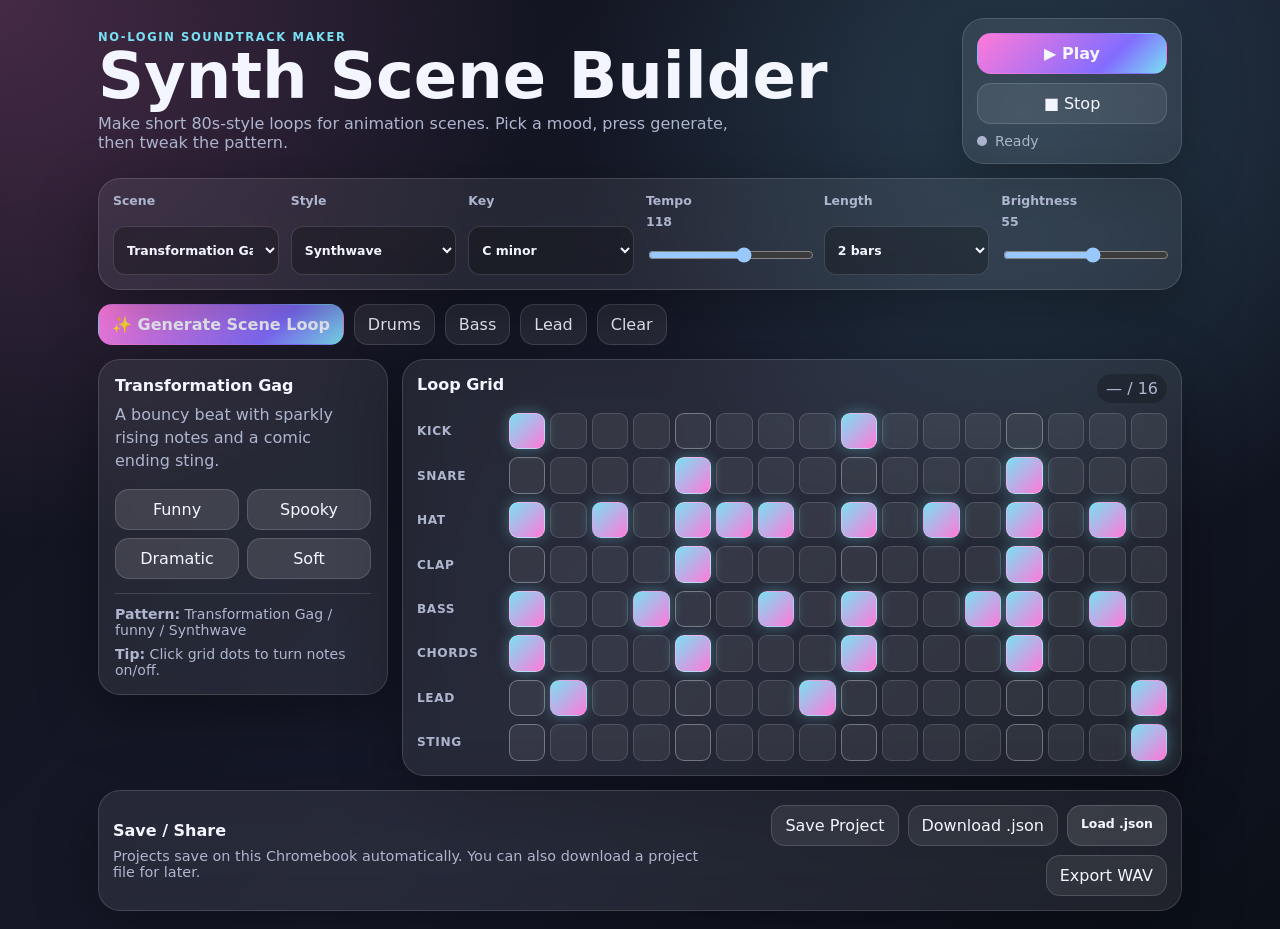
<file: apps/soundtrack/index.html>
<!DOCTYPE html>
<html lang="en">
<head>
  <meta charset="UTF-8" />
  <meta name="viewport" content="width=device-width, initial-scale=1.0" />
  <title>Synth Scene Builder</title>
  <link rel="stylesheet" href="style.css" />
</head>
<body>
  <main class="app-shell">
    <header class="hero">
      <div>
        <p class="eyebrow">No-login soundtrack maker</p>
        <h1>Synth Scene Builder</h1>
        <p class="subhead">Make short 80s-style loops for animation scenes. Pick a mood, press generate, then tweak the pattern.</p>
      </div>
      <div class="transport-card">
        <button id="playBtn" class="primary">▶ Play</button>
        <button id="stopBtn" class="ghost">■ Stop</button>
        <div class="mini-readout"><span id="statusDot"></span><span id="statusText">Ready</span></div>
      </div>
    </header>

    <section class="panel compact-grid" aria-label="Scene setup">
      <label>
        Scene
        <select id="sceneSelect">
          <option value="transformation">Transformation Gag</option>
          <option value="chase">Chase</option>
          <option value="sneaky">Sneaky</option>
          <option value="space">Space Mood</option>
          <option value="victory">Victory</option>
          <option value="sadrobot">Sad Robot</option>
        </select>
      </label>
      <label>
        Style
        <select id="styleSelect">
          <option value="synthwave">Synthwave</option>
          <option value="arcade">Arcade Game</option>
          <option value="newwave">New Wave Pop</option>
          <option value="scifi">Sci-Fi Classroom</option>
        </select>
      </label>
      <label>
        Key
        <select id="keySelect">
          <option>C minor</option><option>D minor</option><option>E minor</option><option>F minor</option><option>G minor</option><option>A minor</option>
          <option>C major</option><option>D major</option><option>E major</option><option>F major</option><option>G major</option><option>A major</option>
        </select>
      </label>
      <label>
        Tempo <span id="tempoValue">118</span>
        <input id="tempoSlider" type="range" min="70" max="150" value="118" />
      </label>
      <label>
        Length
        <select id="barsSelect">
          <option value="1">1 bar</option>
          <option value="2" selected>2 bars</option>
          <option value="4">4 bars</option>
        </select>
      </label>
      <label>
        Brightness <span id="brightValue">55</span>
        <input id="brightSlider" type="range" min="0" max="100" value="55" />
      </label>
    </section>

    <section class="action-strip">
      <button id="generateBtn" class="primary wide">✨ Generate Scene Loop</button>
      <button id="randomDrumsBtn" class="ghost">Drums</button>
      <button id="randomBassBtn" class="ghost">Bass</button>
      <button id="randomLeadBtn" class="ghost">Lead</button>
      <button id="clearBtn" class="ghost">Clear</button>
    </section>

    <section class="work-area">
      <aside class="panel info-card">
        <h2 id="sceneTitle">Transformation Gag</h2>
        <p id="sceneDescription">A bouncy beat with sparkly rising notes and a comic ending sting.</p>
        <div class="mood-buttons" aria-label="Mood modifiers">
          <button data-mood="funny">Funny</button>
          <button data-mood="spooky">Spooky</button>
          <button data-mood="dramatic">Dramatic</button>
          <button data-mood="soft">Soft</button>
        </div>
        <div class="meter-box">
          <div><strong>Pattern:</strong> <span id="patternName">Generated classroom loop</span></div>
          <div><strong>Tip:</strong> Click grid dots to turn notes on/off.</div>
        </div>
      </aside>

      <section class="panel sequencer-panel" aria-label="Pattern editor">
        <div class="sequencer-head">
          <h2>Loop Grid</h2>
          <div class="step-count"><span id="currentStep">—</span> / 16</div>
        </div>
        <div id="sequencer" class="sequencer"></div>
      </section>
    </section>

    <section class="panel bottom-panel">
      <div class="export-group">
        <h2>Save / Share</h2>
        <p>Projects save on this Chromebook automatically. You can also download a project file for later.</p>
      </div>
      <div class="button-row">
        <button id="saveBtn" class="ghost">Save Project</button>
        <button id="downloadBtn" class="ghost">Download .json</button>
        <label class="file-label">Load .json<input id="loadInput" type="file" accept="application/json" /></label>
        <button id="wavBtn" class="ghost">Export WAV</button>
      </div>
    </section>
  </main>

  <template id="rowTemplate">
    <div class="track-label"></div>
    <div class="steps"></div>
  </template>
  <script src="app.js"></script>
</body>
</html>
</file>
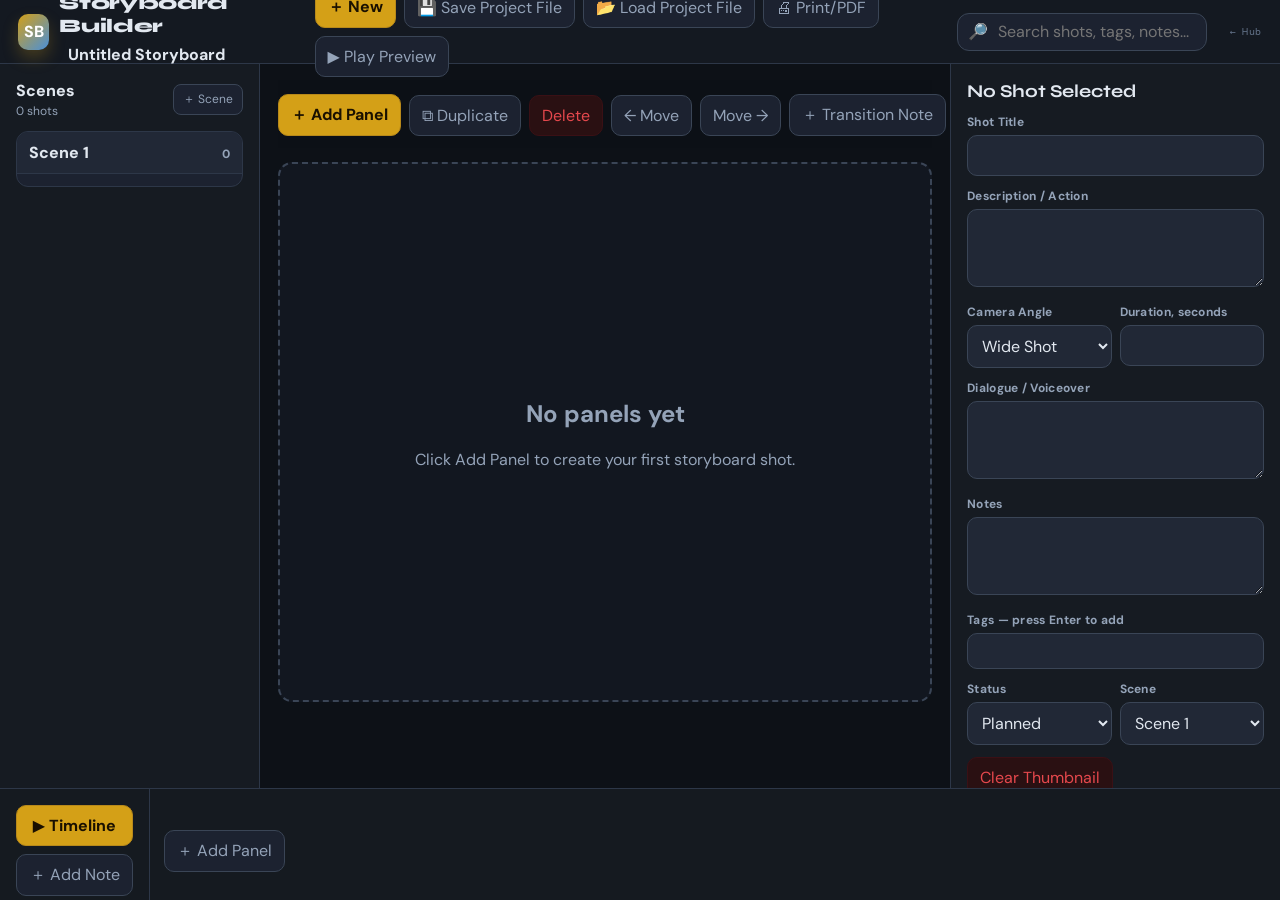
<file: apps/storyboard/index.html>
<!DOCTYPE html>
<html lang="en">
<head>
  <meta charset="UTF-8" />
  <meta name="viewport" content="width=device-width, initial-scale=1.0" />
  <title>Storyboard Builder</title>
  <link href="https://fonts.googleapis.com/css2?family=DM+Mono:wght@400;500&family=Syne:wght@700;800&family=DM+Sans:wght@400;500&display=swap" rel="stylesheet">
  <style>
    :root {
      --bg:      #0d1117;
      --panel:   #161b22;
      --panel-2: #1c2230;
      --panel-3: #212836;
      --line:    #2d3748;
      --line-2:  #3a4556;
      --text:    #e2e8f0;
      --muted:   #94a3b8;
      --muted-2: #64748b;
      --accent:  #4a90d9;
      --accent-2:#1e3a5a;
      --gold:    #d4a017;
      --gold-2:  #b8891a;
      --danger:  #e5484d;
      --danger-2:#3a1015;
      --shadow:  0 8px 24px rgba(0,0,0,0.4);
      --radius:  14px;
    }

    * { box-sizing: border-box; }

    body {
      margin: 0;
      font-family: 'DM Sans', ui-sans-serif, system-ui, sans-serif;
      color: var(--text);
      background: var(--bg);
      height: 100vh;
      overflow: hidden;
    }

    button, input, textarea, select {
      font: inherit;
    }

    button {
      border: 1px solid var(--line-2);
      background: var(--panel-2);
      color: var(--muted);
      border-radius: 10px;
      padding: 9px 12px;
      cursor: pointer;
      transition: 0.15s ease;
      display: inline-flex;
      align-items: center;
      justify-content: center;
      gap: 6px;
      white-space: nowrap;
    }

    button:hover { background: var(--panel-3); color: var(--text); transform: translateY(-1px); box-shadow: 0 3px 10px rgba(0,0,0,.3); }
    button:active { transform: translateY(0); box-shadow: none; }

    .primary { background: var(--gold); color: #1a1000; border-color: var(--gold-2); font-weight: 700; }
    .primary:hover { background: var(--gold-2); color: #1a1000; }
    .ghost { background: transparent; }
    .danger { color: var(--danger); border-color: var(--danger-2); background: #2a1012; }
    .danger:hover { background: #3a1015; color: var(--danger); }
    .small { padding: 6px 9px; font-size: 12px; border-radius: 8px; }
    .toolbar-icon { width: 36px; height: 36px; padding: 0; }

    .app {
      height: 100vh;
      display: grid;
      grid-template-rows: 64px 1fr 112px;
      grid-template-columns: 260px 1fr 330px;
      grid-template-areas:
        "top top top"
        "side main inspector"
        "timeline timeline timeline";
    }

    header {
      grid-area: top;
      background: rgba(22,27,34,0.95);
      backdrop-filter: blur(12px);
      border-bottom: 1px solid var(--line);
      display: flex;
      align-items: center;
      gap: 14px;
      padding: 0 18px;
      z-index: 10;
    }

    .brand {
      display: flex;
      align-items: center;
      gap: 10px;
      min-width: 250px;
    }

    .logo {
      width: 36px;
      height: 36px;
      border-radius: 10px;
      background: linear-gradient(135deg, var(--gold), var(--accent));
      color: #fff;
      display: grid;
      place-items: center;
      font-weight: 800;
      box-shadow: 0 8px 16px rgba(212,160,23,.25);
    }

    .brand-title { font-weight: 800; font-size: 19px; font-family: 'Syne', sans-serif; letter-spacing: -0.3px; }

    .project-title {
      border: 1px solid transparent;
      background: transparent;
      border-radius: 8px;
      padding: 6px 8px;
      font-weight: 700;
      max-width: 230px;
      color: var(--text);
    }
    .project-title:focus { border-color: var(--line-2); outline: none; background: var(--panel-2); }

    .top-actions { display: flex; align-items: center; gap: 8px; flex-wrap: wrap; }
    .spacer { flex: 1; }

    .search {
      display: flex;
      align-items: center;
      gap: 8px;
      min-width: 250px;
      max-width: 360px;
      flex: 1;
      background: var(--panel-2);
      border: 1px solid var(--line-2);
      border-radius: 12px;
      padding: 0 10px;
      height: 38px;
    }
    .search input { border: none; outline: none; background: transparent; width: 100%; color: var(--text); }

    aside.sidebar {
      grid-area: side;
      background: var(--panel);
      border-right: 1px solid var(--line);
      overflow: auto;
      padding: 16px;
    }

    .side-header {
      display: flex;
      align-items: center;
      justify-content: space-between;
      margin-bottom: 12px;
    }

    .side-title { font-weight: 800; }
    .side-sub { color: var(--muted); font-size: 12px; margin-top: 2px; }

    .scene {
      border: 1px solid var(--line);
      border-radius: 12px;
      overflow: hidden;
      margin-bottom: 12px;
      background: var(--panel-2);
    }

    .scene-head {
      padding: 10px 12px;
      font-weight: 800;
      display: flex;
      align-items: center;
      justify-content: space-between;
      background: var(--panel-3);
      border-bottom: 1px solid var(--line);
    }

    .shot-list { list-style: none; padding: 6px; margin: 0; }
    .shot-list li {
      padding: 8px 8px;
      border-radius: 8px;
      font-size: 13px;
      display: flex;
      gap: 8px;
      align-items: center;
      cursor: pointer;
      color: var(--muted);
    }
    .shot-list li:hover { background: var(--panel-2); color: var(--text); }
    .shot-list li.active { background: var(--accent-2); color: var(--accent); font-weight: 700; }
    .shot-code { min-width: 28px; font-weight: 800; }

    main {
      grid-area: main;
      overflow: auto;
      padding: 16px 18px 24px;
    }

    .main-toolbar {
      display: flex;
      align-items: center;
      gap: 8px;
      margin-bottom: 14px;
      position: sticky;
      top: -16px;
      background: rgba(13,17,23,0.95);
      backdrop-filter: blur(10px);
      padding: 14px 0 12px;
      z-index: 5;
    }

    .grid {
      display: grid;
      grid-template-columns: repeat(auto-fill, minmax(250px, 1fr));
      gap: 14px;
      padding-bottom: 20px;
    }

    .card {
      background: var(--panel-2);
      border: 1px solid var(--line);
      border-radius: var(--radius);
      padding: 10px;
      box-shadow: 0 2px 8px rgba(0,0,0,.3);
      cursor: pointer;
      position: relative;
      display: flex;
      flex-direction: column;
      gap: 9px;
      min-height: 330px;
    }
    .card.active { border-color: var(--gold); box-shadow: 0 0 0 3px rgba(212,160,23,.18); }

    .card-top {
      display: flex;
      justify-content: space-between;
      align-items: center;
      font-size: 13px;
      font-weight: 800;
    }

    .shot-thumb {
      height: 140px;
      background: var(--panel-3);
      border: 1px dashed var(--line-2);
      border-radius: 10px;
      overflow: hidden;
      position: relative;
      display: grid;
      place-items: center;
    }

    .shot-thumb img { width: 100%; height: 100%; object-fit: cover; display: block; }
    .thumb-placeholder { color: var(--muted); font-size: 13px; text-align: center; padding: 12px; }
    .thumb-tools {
      position: absolute;
      right: 6px;
      bottom: 6px;
      display: flex;
      gap: 5px;
    }
    .thumb-tools button { font-size: 11px; padding: 5px 7px; background: rgba(22,27,34,.9); color: var(--text); }

    .card h3 { margin: 0; font-size: 15px; }
    .card p { margin: 0; color: var(--muted); font-size: 13px; line-height: 1.35; min-height: 36px; }
    .meta-row { display: grid; grid-template-columns: 1fr 1fr 70px; gap: 6px; margin-top: auto; }
    .meta { font-size: 11px; color: var(--muted); }
    .meta strong { display:block; color:var(--text); font-size:12px; font-weight:700; margin-top:2px; white-space:nowrap; overflow:hidden; text-overflow:ellipsis; }

    .drag-handle {
      position: absolute;
      left: 4px;
      top: 50%;
      transform: translateY(-50%);
      color: var(--muted-2);
      font-size: 20px;
      cursor: grab;
      user-select: none;
    }

    .inspector {
      grid-area: inspector;
      background: var(--panel);
      border-left: 1px solid var(--line);
      overflow: auto;
      padding: 16px;
    }

    .inspector h2 { font-size: 18px; margin: 0 0 12px; color: var(--text); font-family: 'Syne', sans-serif; }
    .field { margin-bottom: 12px; }
    .field label { display: block; font-size: 12px; color: var(--muted); font-weight: 700; margin-bottom: 5px; letter-spacing: 0.3px; }
    .field input, .field textarea, .field select {
      width: 100%;
      border: 1px solid var(--line-2);
      border-radius: 10px;
      padding: 9px 10px;
      background: var(--panel-3);
      color: var(--text);
      outline: none;
    }
    .field textarea { min-height: 78px; resize: vertical; }
    .field input:focus, .field textarea:focus, .field select:focus { border-color: var(--gold); box-shadow: 0 0 0 3px rgba(212,160,23,.15); }
    .two { display: grid; grid-template-columns: 1fr 1fr; gap: 8px; }

    .tags {
      display: flex;
      flex-wrap: wrap;
      gap: 6px;
      min-height: 36px;
      border: 1px solid var(--line-2);
      border-radius: 10px;
      padding: 7px;
      background: var(--panel-3);
    }
    .tag {
      background: var(--accent-2);
      color: var(--accent);
      border: 1px solid #1e3a5a;
      font-size: 12px;
      border-radius: 999px;
      padding: 4px 8px;
      display: inline-flex;
      align-items: center;
      gap: 5px;
    }
    .tag button { border: 0; padding: 0; background: transparent; color: var(--accent); box-shadow: none; transform: none !important; }
    .tag-input { border: none !important; box-shadow: none !important; padding: 3px !important; flex: 1; min-width: 90px; }

    .timeline {
      grid-area: timeline;
      background: rgba(22,27,34,0.97);
      backdrop-filter: blur(12px);
      border-top: 1px solid var(--line);
      display: grid;
      grid-template-columns: 150px 1fr;
      overflow: hidden;
    }

    .timeline-left {
      padding: 16px;
      border-right: 1px solid var(--line);
      display: flex;
      flex-direction: column;
      gap: 8px;
    }

    .filmstrip {
      overflow-x: auto;
      display: flex;
      gap: 10px;
      align-items: center;
      padding: 14px;
    }

    .mini {
      flex: 0 0 110px;
      height: 78px;
      border: 1px solid var(--line);
      border-radius: 10px;
      background: var(--panel-2);
      padding: 5px;
      cursor: pointer;
      position: relative;
      overflow: hidden;
    }
    .mini.active { border-color: var(--gold); box-shadow: 0 0 0 3px rgba(212,160,23,.2); }
    .mini img { width: 100%; height: 44px; object-fit: cover; border-radius: 6px; background:var(--panel-3); }
    .mini .no-img { height: 44px; border-radius: 6px; background:var(--panel-3); display:grid; place-items:center; color:var(--muted-2); font-size:10px; }
    .mini-label { display:flex; justify-content:space-between; align-items:center; font-size:11px; font-weight:800; margin-top:3px; }

    .empty-state {
      height: 60vh;
      display: grid;
      place-items: center;
      color: var(--muted);
      text-align: center;
      border: 2px dashed var(--line-2);
      border-radius: var(--radius);
      background: rgba(28,34,48,.4);
    }

    .modal-backdrop {
      position: fixed;
      inset: 0;
      background: rgba(0,0,0,.75);
      display: none;
      align-items: center;
      justify-content: center;
      z-index: 100;
      padding: 18px;
    }
    .modal-backdrop.show { display: flex; }
    .modal {
      background: var(--panel);
      border-radius: 18px;
      width: min(880px, 95vw);
      max-height: 90vh;
      overflow: auto;
      box-shadow: var(--shadow);
      padding: 18px;
    }
    .modal-head { display:flex; justify-content:space-between; align-items:center; margin-bottom:12px; }
    canvas { touch-action: none; }
    .draw-canvas-wrap {
      position: relative;
      width: 100%;
    }
    #drawCanvas {
      width: 100%;
      height: 420px;
      border: 1px solid var(--line-2);
      border-radius: 12px;
      background: #fff;
      display: block;
      cursor: none;
    }
    #brushCursor {
      position: absolute;
      left: 0;
      top: 0;
      width: 10px;
      height: 10px;
      border: 2px solid rgba(35, 39, 47, .85);
      border-radius: 999px;
      background: rgba(255,255,255,.18);
      box-shadow: 0 0 0 1px rgba(255,255,255,.95), 0 2px 8px rgba(0,0,0,.18);
      pointer-events: none;
      transform: translate(-50%, -50%);
      display: none;
      z-index: 3;
      mix-blend-mode: multiply;
    }
    #brushCursor.eraser {
      border-style: dashed;
      border-color: rgba(220, 38, 38, .9);
      background: rgba(255,255,255,.4);
    }
    .draw-tools { display:flex; gap:8px; flex-wrap:wrap; align-items:center; margin-bottom:10px; }
    .draw-tools input[type="range"] { width: 120px; }

    @media print {
      body { overflow: visible; background: #fff; }
      .app { display: block; height: auto; }
      header, .sidebar, .inspector, .timeline, .main-toolbar { display: none !important; }
      main { overflow: visible; padding: 0; }
      .grid { grid-template-columns: repeat(3, 1fr); gap: 10px; }
      .card { break-inside: avoid; box-shadow: none; min-height: 280px; }
      .thumb-tools, .drag-handle { display: none; }
    }

    @media (max-width: 1050px) {
      .app { grid-template-columns: 210px 1fr; grid-template-areas: "top top" "side main" "timeline timeline"; }
      .inspector { position: fixed; right: 0; top: 64px; bottom: 112px; width: 330px; box-shadow: var(--shadow); z-index: 20; transform: translateX(100%); transition:.2s ease; }
      .inspector.open { transform: translateX(0); }
      .search { display: none; }
    }

    @media (max-width: 760px) {
      body { overflow: auto; }
      .app { height:auto; min-height:100vh; display:block; }
      header { position: sticky; top:0; flex-wrap:wrap; height:auto; min-height:64px; padding:10px; }
      .brand { min-width:auto; }
      .top-actions { overflow-x:auto; width:100%; }
      .sidebar { display:none; }
      main { overflow:visible; padding:12px; }
      .timeline { position: sticky; bottom:0; height:112px; display:block; }
      .timeline-left { display:none; }
      .inspector { display:none; }
    }
  </style>
</head>
<body>
  <div class="app">
    <header>
      <div class="brand">
        <div class="logo">SB</div>
        <div>
          <div class="brand-title">Storyboard Builder</div>
          <input id="projectTitle" class="project-title" aria-label="Project title" />
        </div>
      </div>
      <div class="top-actions">
        <button id="newProjectBtn" class="primary">＋ New</button>
        <button id="saveBtn">💾 Save Project File</button>
        <button id="importJsonBtn">📂 Load Project File</button>
        <input id="importFile" type="file" accept="application/json,.json,.storyboard" hidden />
        <button id="printBtn">🖨 Print/PDF</button>
        <button id="playBtn">▶ Play Preview</button>
      </div>
      <div class="spacer"></div>
      <div class="search">🔎 <input id="searchInput" placeholder="Search shots, tags, notes..." /></div>
      <a href="../../index.html" style="font-family:'DM Mono',monospace; font-size:10px; color:var(--muted-2); text-decoration:none; letter-spacing:0.5px; white-space:nowrap; margin-left:8px;" onmouseover="this.style.color='#d4a017'" onmouseout="this.style.color='var(--muted-2)'">← Hub</a>
    </header>

    <aside class="sidebar">
      <div class="side-header">
        <div>
          <div class="side-title">Scenes</div>
          <div id="shotCount" class="side-sub">0 shots</div>
        </div>
        <button id="addSceneBtn" class="small">＋ Scene</button>
      </div>
      <div id="sceneList"></div>
    </aside>

    <main>
      <div class="main-toolbar">
        <button id="addPanelBtn" class="primary">＋ Add Panel</button>
        <button id="duplicateBtn">⧉ Duplicate</button>
        <button id="deleteBtn" class="danger">Delete</button>
        <button id="moveLeftBtn">← Move</button>
        <button id="moveRightBtn">Move →</button>
        <button id="addTransitionBtn">＋ Transition Note</button>
        <div class="spacer"></div>
        <button id="gridBtn" class="small primary">Grid</button>
      </div>
      <div id="storyGrid" class="grid"></div>
    </main>

    <section id="inspector" class="inspector">
      <h2 id="inspectorTitle">Shot</h2>
      <div class="field">
        <label>Shot Title</label>
        <input id="shotTitle" />
      </div>
      <div class="field">
        <label>Description / Action</label>
        <textarea id="shotDescription"></textarea>
      </div>
      <div class="two">
        <div class="field">
          <label>Camera Angle</label>
          <select id="shotAngle">
            <option>Wide Shot</option>
            <option>Medium Shot</option>
            <option>Close Up</option>
            <option>Extreme Close Up</option>
            <option>Over The Shoulder</option>
            <option>Two Shot</option>
            <option>Insert</option>
            <option>Low Angle</option>
            <option>High Angle</option>
            <option>POV</option>
          </select>
        </div>
        <div class="field">
          <label>Duration, seconds</label>
          <input id="shotDuration" type="number" min="0.1" step="0.1" />
        </div>
      </div>
      <div class="field">
        <label>Dialogue / Voiceover</label>
        <textarea id="shotDialogue"></textarea>
      </div>
      <div class="field">
        <label>Notes</label>
        <textarea id="shotNotes"></textarea>
      </div>
      <div class="field">
        <label>Tags — press Enter to add</label>
        <div id="tagBox" class="tags"></div>
      </div>
      <div class="two">
        <div class="field">
          <label>Status</label>
          <select id="shotStatus">
            <option>Planned</option>
            <option>Needs Drawing</option>
            <option>Ready</option>
            <option>Revised</option>
          </select>
        </div>
        <div class="field">
          <label>Scene</label>
          <select id="shotScene"></select>
        </div>
      </div>
      <button id="clearImageBtn" class="danger">Clear Thumbnail</button>
    </section>

    <section class="timeline">
      <div class="timeline-left">
        <button id="timelinePlayBtn" class="primary">▶ Timeline</button>
        <button id="addNoteBtn">＋ Add Note</button>
      </div>
      <div id="filmstrip" class="filmstrip"></div>
    </section>
  </div>

  <div id="drawModal" class="modal-backdrop">
    <div class="modal">
      <div class="modal-head">
        <h2 style="margin:0; font-family:'Syne',sans-serif; color:var(--text)">Draw Thumbnail</h2>
        <button id="closeDrawBtn" class="toolbar-icon">✕</button>
      </div>
      <div class="draw-tools">
        <label>Color <input id="brushColor" type="color" value="#222222"></label>
        <label>Size <input id="brushSize" type="range" min="1" max="28" value="5"></label>
        <button id="eraserBtn">Eraser</button>
        <button id="penBtn" class="primary">Pen</button>
        <button id="clearCanvasBtn">Clear</button>
        <button id="saveDrawingBtn" class="primary">Save Drawing</button>
      </div>
      <div class="draw-canvas-wrap">
        <canvas id="drawCanvas" width="1200" height="675"></canvas>
        <div id="brushCursor" aria-hidden="true"></div>
      </div>
    </div>
  </div>

  <div id="previewModal" class="modal-backdrop">
    <div class="modal" style="max-width:980px">
      <div class="modal-head">
        <h2 style="margin:0; font-family:'Syne',sans-serif; color:var(--text)">Animatic Preview</h2>
        <button id="closePreviewBtn" class="toolbar-icon">✕</button>
      </div>
      <div id="previewStage" style="height:520px; border-radius:14px; background:#111; display:grid; place-items:center; overflow:hidden; position:relative; color:white;"></div>
      <div style="display:flex; justify-content:space-between; align-items:center; margin-top:12px; gap:10px;">
        <div id="previewCaption" style="color:var(--muted)"></div>
        <button id="stopPreviewBtn">Stop</button>
      </div>
    </div>
  </div>

  <script>
    const STORAGE_KEY = 'singleFileStoryboardBuilder.blank.v1';

    const starterProject = () => ({
      title: 'Untitled Storyboard',
      updated: new Date().toISOString(),
      scenes: [
        { id: uid(), title: 'Scene 1' }
      ],
      shots: []
    });

    function uid() { return 'id-' + Math.random().toString(36).slice(2) + '-' + Date.now().toString(36); }

    let project = starterProject();

    function shot(code, sceneId, title, description, angle, duration, tags=[]) {
      return {
        id: uid(), code, sceneId, title, description, angle, duration,
        dialogue: '', notes: '', tags, status: 'Planned', image: '', transition: ''
      };
    }

    try {
      const saved = localStorage.getItem(STORAGE_KEY);
      if (saved) project = JSON.parse(saved);
    } catch (e) { console.warn('Could not load saved project', e); }

    let selectedId = project.shots[0]?.id || null;
    let searchTerm = '';
    let currentDrawShotId = null;
    let drawing = false;
    let erasing = false;
    let previewTimer = null;

    const els = {
      projectTitle: document.getElementById('projectTitle'),
      shotCount: document.getElementById('shotCount'),
      sceneList: document.getElementById('sceneList'),
      storyGrid: document.getElementById('storyGrid'),
      filmstrip: document.getElementById('filmstrip'),
      inspector: document.getElementById('inspector'),
      inspectorTitle: document.getElementById('inspectorTitle'),
      shotTitle: document.getElementById('shotTitle'),
      shotDescription: document.getElementById('shotDescription'),
      shotAngle: document.getElementById('shotAngle'),
      shotDuration: document.getElementById('shotDuration'),
      shotDialogue: document.getElementById('shotDialogue'),
      shotNotes: document.getElementById('shotNotes'),
      shotStatus: document.getElementById('shotStatus'),
      shotScene: document.getElementById('shotScene'),
      tagBox: document.getElementById('tagBox'),
      drawModal: document.getElementById('drawModal'),
      drawCanvas: document.getElementById('drawCanvas'),
      brushCursor: document.getElementById('brushCursor'),
      previewModal: document.getElementById('previewModal'),
      previewStage: document.getElementById('previewStage'),
      previewCaption: document.getElementById('previewCaption')
    };

    const ctx = els.drawCanvas.getContext('2d');

    function selectedShot() { return project.shots.find(s => s.id === selectedId) || project.shots[0] || null; }
    function sceneTitle(id) { return project.scenes.find(s => s.id === id)?.title || 'Unassigned'; }

    function renumberShots() {
      project.scenes.forEach((scene, sceneIndex) => {
        project.shots.filter(s => s.sceneId === scene.id).forEach((s, idx) => {
          const letter = String.fromCharCode(65 + idx);
          s.code = `${sceneIndex + 1}${letter}`;
        });
      });
    }

    function saveLocal() {
      project.updated = new Date().toISOString();
      localStorage.setItem(STORAGE_KEY, JSON.stringify(project));
    }

    function render() {
      renumberShots();
      els.projectTitle.value = project.title;
      els.shotCount.textContent = `${project.shots.length} shot${project.shots.length === 1 ? '' : 's'}`;
      renderScenes();
      renderGrid();
      renderInspector();
      renderTimeline();
      saveLocal();
    }

    function shotMatches(s) {
      if (!searchTerm) return true;
      const hay = [s.code, s.title, s.description, s.dialogue, s.notes, s.angle, s.status, ...(s.tags || [])].join(' ').toLowerCase();
      return hay.includes(searchTerm.toLowerCase());
    }

    function renderScenes() {
      els.sceneList.innerHTML = '';
      project.scenes.forEach(scene => {
        const shots = project.shots.filter(s => s.sceneId === scene.id);
        const box = document.createElement('div');
        box.className = 'scene';
        box.innerHTML = `
          <div class="scene-head">
            <span contenteditable="true" data-scene-title="${scene.id}">${escapeHtml(scene.title)}</span>
            <span class="side-sub">${shots.length}</span>
          </div>
          <ul class="shot-list"></ul>`;
        const ul = box.querySelector('ul');
        shots.forEach(s => {
          const li = document.createElement('li');
          li.className = s.id === selectedId ? 'active' : '';
          li.innerHTML = `<span class="shot-code">${s.code}</span><span>${escapeHtml(s.title || 'Untitled')}</span>`;
          li.onclick = () => selectShot(s.id);
          ul.appendChild(li);
        });
        els.sceneList.appendChild(box);
      });

      document.querySelectorAll('[data-scene-title]').forEach(node => {
        node.addEventListener('blur', () => {
          const scene = project.scenes.find(s => s.id === node.dataset.sceneTitle);
          if (scene) scene.title = node.textContent.trim() || 'Untitled Scene';
          render();
        });
      });
    }

    function renderGrid() {
      const shots = project.shots.filter(shotMatches);
      els.storyGrid.innerHTML = '';
      if (!shots.length) {
        els.storyGrid.className = '';
        els.storyGrid.innerHTML = '<div class="empty-state"><div><h2>No panels yet</h2><p>Click Add Panel to create your first storyboard shot.</p></div></div>';
        return;
      }
      els.storyGrid.className = 'grid';
      shots.forEach((s) => {
        const card = document.createElement('article');
        card.className = 'card' + (s.id === selectedId ? ' active' : '');
        card.draggable = true;
        card.dataset.id = s.id;
        card.innerHTML = `
          <div class="drag-handle">⋮</div>
          <div class="card-top"><span>${s.code}</span><span>${formatDuration(s.duration)}</span></div>
          <div class="shot-thumb">
            ${s.image ? `<img src="${s.image}" alt="Storyboard thumbnail">` : `<div class="thumb-placeholder">No thumbnail yet<br><small>Upload or draw one</small></div>`}
            <div class="thumb-tools">
              <button data-upload="${s.id}">Upload</button>
              <button data-draw="${s.id}">Draw</button>
            </div>
          </div>
          <h3>${escapeHtml(s.title || 'Untitled Shot')}</h3>
          <p>${escapeHtml(s.description || '')}</p>
          ${s.transition ? `<p style="background:#fff7e6;border:1px solid #ffd999;padding:6px;border-radius:8px"><strong>Transition:</strong> ${escapeHtml(s.transition)}</p>` : ''}
          <div class="meta-row">
            <div class="meta">Angle<strong>${escapeHtml(s.angle || '—')}</strong></div>
            <div class="meta">Dialogue<strong>${escapeHtml(s.dialogue ? 'Yes' : '—')}</strong></div>
            <div class="meta">Status<strong>${escapeHtml(s.status || '—')}</strong></div>
          </div>
        `;
        card.onclick = (e) => {
          if (e.target.closest('button')) return;
          selectShot(s.id);
        };
        card.addEventListener('dragstart', onDragStart);
        card.addEventListener('dragover', onDragOver);
        card.addEventListener('drop', onDrop);
        els.storyGrid.appendChild(card);
      });

      document.querySelectorAll('[data-upload]').forEach(btn => btn.onclick = () => uploadImage(btn.dataset.upload));
      document.querySelectorAll('[data-draw]').forEach(btn => btn.onclick = () => openDraw(btn.dataset.draw));
    }

    function renderTimeline() {
      els.filmstrip.innerHTML = '';
      project.shots.forEach(s => {
        const mini = document.createElement('div');
        mini.className = 'mini' + (s.id === selectedId ? ' active' : '');
        mini.innerHTML = `${s.image ? `<img src="${s.image}">` : `<div class="no-img">No Image</div>`}<div class="mini-label"><span>${s.code}</span><span>${formatDuration(s.duration)}</span></div>`;
        mini.onclick = () => selectShot(s.id);
        els.filmstrip.appendChild(mini);
      });
      const add = document.createElement('button');
      add.textContent = '＋ Add Panel';
      add.onclick = addPanel;
      els.filmstrip.appendChild(add);
    }

    function renderInspector() {
      const s = selectedShot();
      els.shotScene.innerHTML = project.scenes.map(scene => `<option value="${scene.id}">${escapeHtml(scene.title)}</option>`).join('');
      if (!s) {
        els.inspectorTitle.textContent = 'No Shot Selected';
        ['shotTitle','shotDescription','shotDuration','shotDialogue','shotNotes'].forEach(k => els[k].value = '');
        return;
      }
      selectedId = s.id;
      els.inspectorTitle.textContent = `Shot ${s.code}`;
      els.shotTitle.value = s.title || '';
      els.shotDescription.value = s.description || '';
      els.shotAngle.value = s.angle || 'Wide Shot';
      els.shotDuration.value = s.duration || 1;
      els.shotDialogue.value = s.dialogue || '';
      els.shotNotes.value = s.notes || '';
      els.shotStatus.value = s.status || 'Planned';
      els.shotScene.value = s.sceneId;
      renderTags(s);
    }

    function renderTags(s) {
      els.tagBox.innerHTML = '';
      (s.tags || []).forEach((tag, index) => {
        const pill = document.createElement('span');
        pill.className = 'tag';
        pill.innerHTML = `${escapeHtml(tag)} <button title="Remove tag">×</button>`;
        pill.querySelector('button').onclick = () => { s.tags.splice(index, 1); render(); };
        els.tagBox.appendChild(pill);
      });
      const input = document.createElement('input');
      input.className = 'tag-input';
      input.placeholder = 'Add tag';
      input.addEventListener('keydown', e => {
        if (e.key === 'Enter' && input.value.trim()) {
          e.preventDefault();
          s.tags = s.tags || [];
          s.tags.push(input.value.trim());
          render();
        }
      });
      els.tagBox.appendChild(input);
    }

    function bindInspectorField(el, key, parser = v => v) {
      el.addEventListener('input', () => {
        const s = selectedShot();
        if (!s) return;
        s[key] = parser(el.value);
        renderGrid();
        renderTimeline();
        saveLocal();
      });
      el.addEventListener('change', () => {
        const s = selectedShot();
        if (!s) return;
        s[key] = parser(el.value);
        render();
      });
    }

    bindInspectorField(els.shotTitle, 'title');
    bindInspectorField(els.shotDescription, 'description');
    bindInspectorField(els.shotAngle, 'angle');
    bindInspectorField(els.shotDuration, 'duration', v => Math.max(0.1, Number(v) || 1));
    bindInspectorField(els.shotDialogue, 'dialogue');
    bindInspectorField(els.shotNotes, 'notes');
    bindInspectorField(els.shotStatus, 'status');
    els.shotScene.addEventListener('change', () => {
      const s = selectedShot();
      if (!s) return;
      s.sceneId = els.shotScene.value;
      render();
    });

    els.projectTitle.addEventListener('input', () => { project.title = els.projectTitle.value; saveLocal(); });
    document.getElementById('searchInput').addEventListener('input', e => { searchTerm = e.target.value; renderGrid(); });

    function selectShot(id) {
      selectedId = id;
      render();
      els.inspector.classList.add('open');
    }

    function addScene() {
      project.scenes.push({ id: uid(), title: `Scene ${project.scenes.length + 1}` });
      render();
    }

    function addPanel() {
      let sceneId = selectedShot()?.sceneId || project.scenes[0]?.id;
      if (!sceneId) {
        const scene = { id: uid(), title: 'Scene 1' };
        project.scenes.push(scene);
        sceneId = scene.id;
      }
      const s = shot('?', sceneId, 'New Shot', '', 'Wide Shot', 3, []);
      const currentIndex = project.shots.findIndex(x => x.id === selectedId);
      if (currentIndex >= 0) project.shots.splice(currentIndex + 1, 0, s);
      else project.shots.push(s);
      selectedId = s.id;
      render();
    }

    function duplicatePanel() {
      const s = selectedShot();
      if (!s) return;
      const copy = JSON.parse(JSON.stringify(s));
      copy.id = uid();
      copy.title = s.title + ' Copy';
      const index = project.shots.findIndex(x => x.id === s.id);
      project.shots.splice(index + 1, 0, copy);
      selectedId = copy.id;
      render();
    }

    function deletePanel() {
      const s = selectedShot();
      if (!s) return;
      if (!confirm(`Delete ${s.code} — ${s.title}?`)) return;
      const index = project.shots.findIndex(x => x.id === s.id);
      project.shots.splice(index, 1);
      selectedId = project.shots[Math.min(index, project.shots.length - 1)]?.id || null;
      render();
    }

    function moveSelected(delta) {
      const index = project.shots.findIndex(s => s.id === selectedId);
      if (index < 0) return;
      const next = index + delta;
      if (next < 0 || next >= project.shots.length) return;
      [project.shots[index], project.shots[next]] = [project.shots[next], project.shots[index]];
      render();
    }

    function addTransition() {
      const s = selectedShot();
      if (!s) return;
      const text = prompt('Transition note after this shot:', s.transition || 'Cut to next shot');
      if (text !== null) { s.transition = text.trim(); render(); }
    }

    function uploadImage(id) {
      const input = document.createElement('input');
      input.type = 'file';
      input.accept = 'image/*';
      input.onchange = () => {
        const file = input.files[0];
        if (!file) return;
        const reader = new FileReader();
        reader.onload = () => {
          resizeImage(reader.result, 1200, 675, data => {
            const s = project.shots.find(x => x.id === id);
            if (s) s.image = data;
            selectedId = id;
            render();
          });
        };
        reader.readAsDataURL(file);
      };
      input.click();
    }

    function resizeImage(src, maxW, maxH, cb) {
      const img = new Image();
      img.onload = () => {
        const canvas = document.createElement('canvas');
        canvas.width = maxW;
        canvas.height = maxH;
        const c = canvas.getContext('2d');
        c.fillStyle = '#ffffff';
        c.fillRect(0,0,maxW,maxH);
        const scale = Math.min(maxW / img.width, maxH / img.height);
        const w = img.width * scale;
        const h = img.height * scale;
        c.drawImage(img, (maxW-w)/2, (maxH-h)/2, w, h);
        cb(canvas.toDataURL('image/jpeg', 0.82));
      };
      img.src = src;
    }

    function openDraw(id) {
      currentDrawShotId = id;
      selectedId = id;
      ctx.clearRect(0,0,els.drawCanvas.width, els.drawCanvas.height);
      ctx.fillStyle = '#ffffff';
      ctx.fillRect(0,0,els.drawCanvas.width, els.drawCanvas.height);
      const s = project.shots.find(x => x.id === id);
      if (s?.image) {
        const img = new Image();
        img.onload = () => ctx.drawImage(img, 0, 0, els.drawCanvas.width, els.drawCanvas.height);
        img.src = s.image;
      } else {
        drawStoryboardGuide();
      }
      els.drawModal.classList.add('show');
    }

    function drawStoryboardGuide() {
      ctx.save();
      ctx.strokeStyle = '#e6e8ef';
      ctx.lineWidth = 3;
      ctx.strokeRect(28, 28, els.drawCanvas.width - 56, els.drawCanvas.height - 56);
      ctx.beginPath();
      ctx.moveTo(28, els.drawCanvas.height * .66);
      ctx.lineTo(els.drawCanvas.width - 28, els.drawCanvas.height * .66);
      ctx.stroke();
      ctx.fillStyle = '#c3cad8';
      ctx.font = '34px system-ui';
      ctx.fillText('Sketch your storyboard frame here', 56, 86);
      ctx.restore();
    }

    function pointerPos(e) {
      const rect = els.drawCanvas.getBoundingClientRect();
      return {
        x: (e.clientX - rect.left) * (els.drawCanvas.width / rect.width),
        y: (e.clientY - rect.top) * (els.drawCanvas.height / rect.height)
      };
    }

    function updateBrushCursor(e) {
      const rect = els.drawCanvas.getBoundingClientRect();
      const size = Number(document.getElementById('brushSize').value || 1);
      const scale = rect.width / els.drawCanvas.width;
      const displaySize = Math.max(2, size * scale);
      els.brushCursor.style.width = displaySize + 'px';
      els.brushCursor.style.height = displaySize + 'px';
      els.brushCursor.style.left = (e.clientX - rect.left) + 'px';
      els.brushCursor.style.top = (e.clientY - rect.top) + 'px';
      els.brushCursor.classList.toggle('eraser', erasing);
    }

    els.drawCanvas.addEventListener('pointerenter', e => {
      els.brushCursor.style.display = 'block';
      updateBrushCursor(e);
    });
    els.drawCanvas.addEventListener('pointerleave', () => {
      els.brushCursor.style.display = 'none';
    });

    els.drawCanvas.addEventListener('pointerdown', e => {
      drawing = true;
      els.drawCanvas.setPointerCapture?.(e.pointerId);
      updateBrushCursor(e);
      const p = pointerPos(e);
      ctx.beginPath();
      ctx.moveTo(p.x, p.y);
    });
    els.drawCanvas.addEventListener('pointermove', e => {
      updateBrushCursor(e);
      if (!drawing) return;
      const p = pointerPos(e);
      ctx.lineCap = 'round';
      ctx.lineJoin = 'round';
      ctx.lineWidth = document.getElementById('brushSize').value;
      ctx.strokeStyle = erasing ? '#ffffff' : document.getElementById('brushColor').value;
      ctx.lineTo(p.x, p.y);
      ctx.stroke();
    });
    window.addEventListener('pointerup', () => drawing = false);

    function syncCursorMode() {
      els.brushCursor.classList.toggle('eraser', erasing);
    }
    document.getElementById('brushSize').addEventListener('input', () => {
      const rect = els.drawCanvas.getBoundingClientRect();
      const size = Number(document.getElementById('brushSize').value || 1);
      const scale = rect.width / els.drawCanvas.width;
      const displaySize = Math.max(2, size * scale);
      els.brushCursor.style.width = displaySize + 'px';
      els.brushCursor.style.height = displaySize + 'px';
    });
    document.getElementById('eraserBtn').onclick = () => { erasing = true; document.getElementById('penBtn').classList.remove('primary'); document.getElementById('eraserBtn').classList.add('primary'); syncCursorMode(); };
    document.getElementById('penBtn').onclick = () => { erasing = false; document.getElementById('eraserBtn').classList.remove('primary'); document.getElementById('penBtn').classList.add('primary'); syncCursorMode(); };
    document.getElementById('clearCanvasBtn').onclick = () => { ctx.fillStyle = '#ffffff'; ctx.fillRect(0,0,els.drawCanvas.width,els.drawCanvas.height); drawStoryboardGuide(); };
    document.getElementById('closeDrawBtn').onclick = () => { els.brushCursor.style.display = 'none'; els.drawModal.classList.remove('show'); };
    document.getElementById('saveDrawingBtn').onclick = () => {
      const s = project.shots.find(x => x.id === currentDrawShotId);
      if (s) s.image = els.drawCanvas.toDataURL('image/jpeg', 0.88);
      els.brushCursor.style.display = 'none';
      els.drawModal.classList.remove('show');
      render();
    };

    function exportJson() {
      const blob = new Blob([JSON.stringify(project, null, 2)], {type: 'application/json'});
      const a = document.createElement('a');
      a.href = URL.createObjectURL(blob);
      a.download = slug(project.title || 'storyboard') + '.storyboard.json';
      a.click();
      setTimeout(() => URL.revokeObjectURL(a.href), 1000);
    }

    function importJson(file) {
      const reader = new FileReader();
      reader.onload = () => {
        try {
          const data = JSON.parse(reader.result);
          if (!Array.isArray(data.scenes) || !Array.isArray(data.shots)) throw new Error('Invalid storyboard file');
          project = data;
          selectedId = project.shots[0]?.id || null;
          render();
        } catch (e) { alert('Could not import that project file.'); }
      };
      reader.readAsText(file);
    }

    function newProject() {
      if (!confirm('Start a new project? Use Save Project File first if you want a backup of your current storyboard.')) return;
      project = starterProject();
      selectedId = null;
      render();
    }

    function printPdf() {
      document.title = project.title || 'Storyboard';
      window.print();
    }

    function playPreview() {
      const shots = project.shots;
      if (!shots.length) return;
      els.previewModal.classList.add('show');
      let i = 0;
      const show = () => {
        const s = shots[i];
        els.previewStage.innerHTML = s.image
          ? `<img src="${s.image}" style="width:100%;height:100%;object-fit:contain">`
          : `<div style="text-align:center"><h2>${escapeHtml(s.code)} — ${escapeHtml(s.title)}</h2><p>${escapeHtml(s.description || '')}</p></div>`;
        els.previewCaption.textContent = `${s.code} — ${s.title} • ${formatDuration(s.duration)} • ${s.angle}`;
        clearTimeout(previewTimer);
        previewTimer = setTimeout(() => {
          i++;
          if (i >= shots.length) { clearTimeout(previewTimer); return; }
          show();
        }, Math.max(100, Number(s.duration || 1) * 1000));
      };
      show();
    }

    function stopPreview() {
      clearTimeout(previewTimer);
      els.previewModal.classList.remove('show');
    }

    let draggedId = null;
    function onDragStart(e) { draggedId = e.currentTarget.dataset.id; }
    function onDragOver(e) { e.preventDefault(); }
    function onDrop(e) {
      e.preventDefault();
      const targetId = e.currentTarget.dataset.id;
      if (!draggedId || draggedId === targetId) return;
      const from = project.shots.findIndex(s => s.id === draggedId);
      const to = project.shots.findIndex(s => s.id === targetId);
      const [item] = project.shots.splice(from, 1);
      project.shots.splice(to, 0, item);
      draggedId = null;
      render();
    }

    function formatDuration(n) { return `${Number(n || 0).toFixed(Number(n) % 1 ? 1 : 0)}s`; }
    function escapeHtml(str) { return String(str || '').replace(/[&<>"]/g, c => ({'&':'&amp;','<':'&lt;','>':'&gt;','"':'&quot;'}[c])); }
    function slug(str) { return String(str).toLowerCase().replace(/[^a-z0-9]+/g,'-').replace(/(^-|-$)/g,'') || 'storyboard'; }

    document.getElementById('newProjectBtn').onclick = newProject;
    document.getElementById('saveBtn').onclick = exportJson;
    document.getElementById('importJsonBtn').onclick = () => document.getElementById('importFile').click();
    document.getElementById('importFile').onchange = e => e.target.files[0] && importJson(e.target.files[0]);
    document.getElementById('printBtn').onclick = printPdf;
    document.getElementById('playBtn').onclick = playPreview;
    document.getElementById('timelinePlayBtn').onclick = playPreview;
    document.getElementById('closePreviewBtn').onclick = stopPreview;
    document.getElementById('stopPreviewBtn').onclick = stopPreview;
    document.getElementById('addSceneBtn').onclick = addScene;
    document.getElementById('addPanelBtn').onclick = addPanel;
    document.getElementById('duplicateBtn').onclick = duplicatePanel;
    document.getElementById('deleteBtn').onclick = deletePanel;
    document.getElementById('moveLeftBtn').onclick = () => moveSelected(-1);
    document.getElementById('moveRightBtn').onclick = () => moveSelected(1);
    document.getElementById('addTransitionBtn').onclick = addTransition;
    document.getElementById('addNoteBtn').onclick = addTransition;
    document.getElementById('clearImageBtn').onclick = () => { const s = selectedShot(); if (s) { s.image = ''; render(); } };

    render();
  </script>
</body>
</html>
</file>
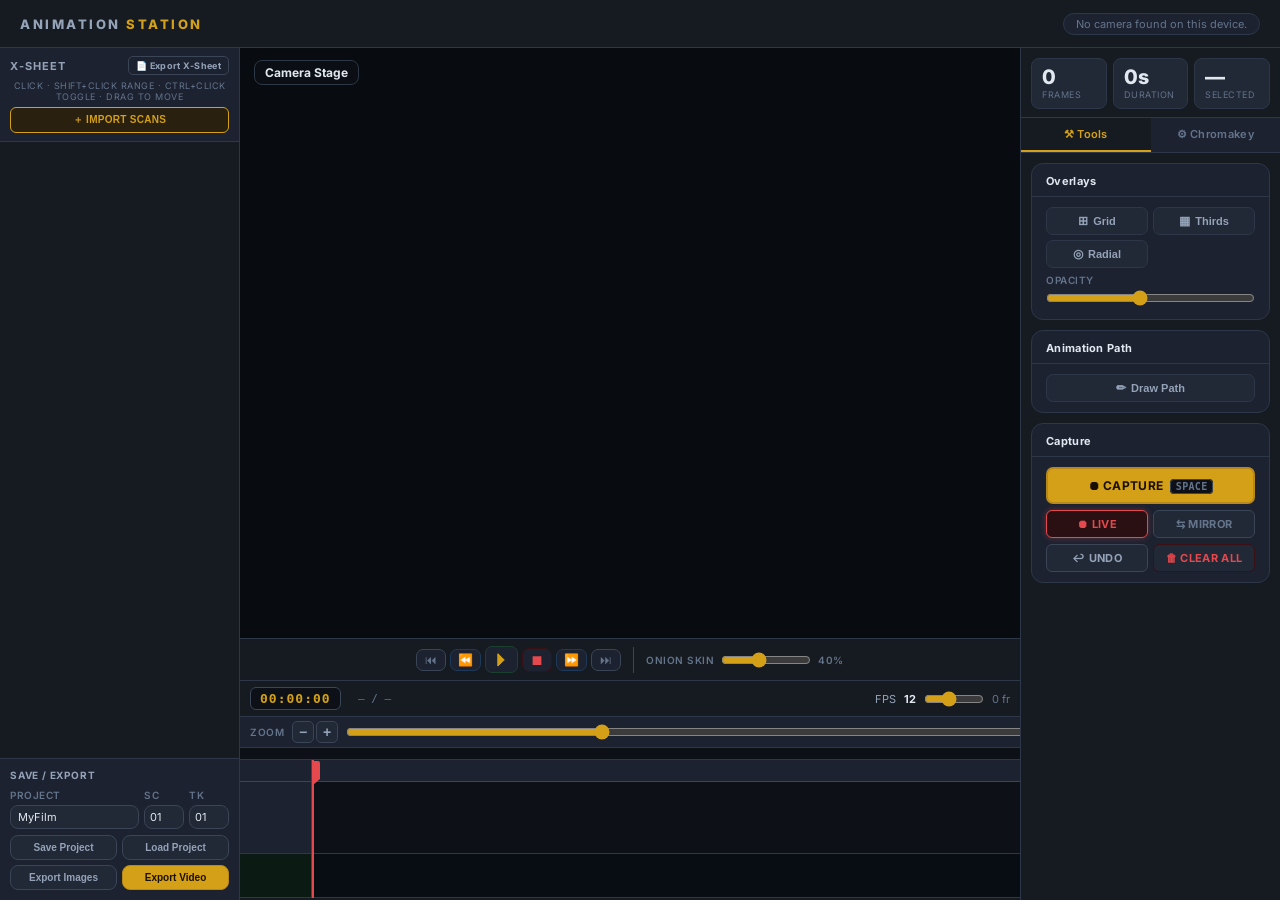
<file: apps/animation/animation-beta.html>
<!DOCTYPE html>
<html lang="en">
<head>
    <meta charset="UTF-8">
    <meta name="viewport" content="width=device-width, initial-scale=1.0">
    <title>Animation Station</title>
    <style>
        @import url('https://fonts.googleapis.com/css2?family=Inter:wght@400;500;600;700;800&display=swap');

        :root {
            --bg:       #0d1117;
            --surface:  #161b22;
            --card:     #1c2230;
            --card2:    #212836;
            --border:   #2d3748;
            --border2:  #3a4556;
            --accent:   #d4a017;
            --accent2:  #b8891a;
            --danger:   #e5484d;
            --danger2:  #c73d42;
            --blue:     #4a90d9;
            --blue2:    #3a7cc4;
            --gold:     #d4a017;
            --gold2:    #b8891a;
            --text:     #e2e8f0;
            --text2:    #94a3b8;
            --text3:    #64748b;
            --green-dim:#2a2010;
        }

        * { box-sizing: border-box; margin: 0; padding: 0; }

        body {
            font-family: 'Inter', 'Segoe UI', sans-serif;
            background: var(--bg);
            color: var(--text);
            display: flex;
            flex-direction: column;
            height: 100vh;
            overflow: hidden;
            font-size: 13px;
        }

        /* ── Header ── */
        header {
            height: 48px;
            padding: 0 20px;
            background: var(--surface);
            border-bottom: 1px solid var(--border);
            display: flex;
            align-items: center;
            justify-content: space-between;
            flex-shrink: 0;
            gap: 12px;
        }
        .logo {
            font-weight: 800;
            font-size: 13px;
            letter-spacing: 2.5px;
            text-transform: uppercase;
            color: var(--text2);
        }
        .logo span { color: var(--accent); }
        #status-msg {
            font-size: 11px;
            color: var(--text3);
            background: var(--card);
            border: 1px solid var(--border);
            border-radius: 20px;
            padding: 3px 12px;
        }

        /* ── Main layout: left (x-sheet) | center (viewport) | right (controls panel) ── */
        .main-layout {
            display: flex;
            flex: 1;
            overflow: hidden;
        }

        /* ── X-Sheet (left) ── */
        .x-sheet {
            width: 240px;
            background: var(--surface);
            border-right: 1px solid var(--border);
            display: flex;
            flex-direction: column;
            flex-shrink: 0;
        }
        .x-sheet-header {
            padding: 8px 10px;
            background: var(--card);
            border-bottom: 1px solid var(--border);
            display: flex;
            flex-direction: column;
            gap: 5px;
        }
        .x-sheet-title-row {
            display: flex;
            align-items: center;
            justify-content: space-between;
            gap: 6px;
        }
        .x-sheet-title {
            font-size: 11px;
            font-weight: 700;
            color: var(--text2);
            letter-spacing: 1px;
        }
        .btn-xsheet-export {
            background: transparent;
            border: 1px solid var(--border2);
            color: var(--text2);
            padding: 3px 7px;
            border-radius: 5px;
            font-size: 9px;
            font-weight: 700;
            cursor: pointer;
            letter-spacing: 0.3px;
            white-space: nowrap;
            font-family: inherit;
            transition: 0.12s;
        }
        .btn-xsheet-export:hover { background: var(--card); border-color: var(--text3); color: var(--text); }
        .x-sheet-hint {
            font-size: 9px;
            color: var(--text3);
            text-align: center;
            letter-spacing: 0.5px;
        }
        .x-sheet-content { flex: 1; overflow-y: auto; }
        .x-sheet-content::-webkit-scrollbar { width: 4px; }
        .x-sheet-content::-webkit-scrollbar-thumb { background: var(--border2); border-radius: 2px; }

        .x-row {
            display: grid;
            grid-template-columns: 18px 32px 1fr 46px;
            border-bottom: 1px solid var(--border);
            align-items: center;
            cursor: pointer;
            transition: background 0.15s;
            user-select: none;
        }
        .x-row:hover { background: var(--card); }
        .x-row.dragging { opacity: 0.4; }
        .x-row.drag-group-dragging { opacity: 0.4; background: #2a2a10; }
        .x-row.over { border-top: 2px solid var(--blue); }
        .x-row.selected { background: var(--green-dim); border-left: 3px solid var(--accent); }
        .x-row.multi-selected { background: #1a243a; border-left: 3px solid var(--blue); }

        .x-sel { display: flex; align-items: center; justify-content: center; }
        .x-sel-dot { width: 7px; height: 7px; border-radius: 50%; border: 1px solid var(--border2); background: transparent; }
        .x-row.selected .x-sel-dot { background: var(--accent); border-color: var(--accent); }
        .x-row.multi-selected .x-sel-dot { background: var(--blue); border-color: var(--blue); }

        .x-num {
            padding: 7px 4px;
            background: var(--card);
            color: var(--text3);
            text-align: center;
            font-size: 10px;
            font-family: monospace;
            border-right: 1px solid var(--border);
            pointer-events: none;
        }
        .x-data {
            padding: 0 7px;
            color: var(--text2);
            white-space: nowrap;
            overflow: hidden;
            font-size: 10px;
            pointer-events: none;
        }
        .x-hold {
            margin: 3px 4px;
            padding: 2px 3px;
            background: var(--bg);
            border: 1px solid var(--border2);
            color: var(--accent);
            width: 38px;
            text-align: center;
            font-size: 10px;
            border-radius: 4px;
        }

        /* ── Center: viewport + timeline strip ── */
        .center-col {
            flex: 1;
            display: flex;
            flex-direction: column;
            overflow: hidden;
            background: var(--bg);
        }

        .viewport-wrap {
            flex: 1;
            position: relative;
            display: flex;
            align-items: center;
            justify-content: center;
            overflow: hidden;
            background: #080c10;
        }

        /* Camera stage label */
        .viewport-label {
            position: absolute;
            top: 12px;
            left: 14px;
            font-size: 12px;
            font-weight: 700;
            color: var(--text);
            background: rgba(13,17,23,0.75);
            border: 1px solid var(--border);
            border-radius: 8px;
            padding: 4px 10px;
            z-index: 20;
            backdrop-filter: blur(4px);
        }
        #webcam-canvas, #onion-skin, #playback-view {
            position: absolute;
            max-width: calc(100% - 16px);
            max-height: calc(100% - 16px);
            object-fit: contain;
        }
        #onion-skin { opacity: 0.4; pointer-events: none; z-index: 3; }
        #playback-view { z-index: 4; display: none; background: #000; }
        video { display: none; }
        #overlay-canvas {
            position: absolute; pointer-events: none; z-index: 10;
            max-width: calc(100% - 16px); max-height: calc(100% - 16px); object-fit: contain;
        }
        #path-canvas {
            position: absolute; z-index: 11; cursor: crosshair; display: none;
            max-width: calc(100% - 16px); max-height: calc(100% - 16px); object-fit: contain;
        }

        /* ── Capture toolbar — centered under viewport ── */
        .capture-toolbar {
            background: var(--surface);
            border-top: 1px solid var(--border);
            flex-shrink: 0;
            display: flex;
            justify-content: center;
            align-items: center;
            padding: 7px 12px;
        }
        .capture-toolbar-inner {
            display: flex;
            align-items: center;
            gap: 12px;
        }
        .cap-group {
            display: flex;
            align-items: center;
            gap: 6px;
        }
        .cap-onion-group {
            gap: 7px;
        }
        .cap-divider {
            width: 1px;
            height: 26px;
            background: var(--border2);
        }
        .cap-btn {
            padding: 7px 18px;
            border-radius: 8px;
            font-size: 12px;
            font-weight: 700;
            cursor: pointer;
            border: none;
            transition: 0.12s;
            letter-spacing: 0.3px;
            white-space: nowrap;
            font-family: inherit;
        }
        .cap-btn:active { transform: scale(0.97); }
        .cap-capture {
            background: var(--accent);
            color: #1a1000;
            border: 2px solid var(--accent2);
            font-size: 13px;
        }
        .cap-capture:hover { background: var(--accent2); }
        .cap-undo {
            background: var(--card2);
            color: var(--text2);
            border: 1px solid var(--border2);
        }
        .cap-undo:hover { background: var(--card); color: var(--text); }
        .cap-clear {
            background: var(--card2);
            color: var(--danger);
            border: 1px solid #3a1015;
            font-size: 12px;
        }
        .cap-clear:hover { background: #2a1012; color: var(--danger); }
        .cap-live {
            background: var(--card2);
            color: var(--danger);
            border: 1px solid #3a1015;
            font-size: 12px;
            min-width: 64px;
        }
        .cap-live.active {
            background: #2a1012;
            color: var(--danger);
            border-color: var(--danger);
            box-shadow: 0 0 6px rgba(229,72,77,0.35);
        }
        .cap-live:not(.active) {
            color: var(--text3);
            border-color: var(--border2);
            box-shadow: none;
        }
        .cap-label {
            font-size: 10px;
            font-weight: 600;
            color: var(--text3);
            text-transform: uppercase;
            letter-spacing: 0.5px;
            white-space: nowrap;
        }

        /* ── Timeline panel (video-editor style) ── */
        .timeline-panel {
            background: var(--surface);
            border-top: 1px solid var(--border);
            flex-shrink: 0;
            display: flex;
            flex-direction: column;
            padding: 6px 0 0;
            min-height: 220px;
        }

        /* Top bar: transport + timecode + FPS */
        .timeline-topbar {
            display: flex;
            align-items: center;
            gap: 8px;
            padding: 0 10px 6px;
            border-bottom: 1px solid var(--border);
            flex-wrap: nowrap;
        }
        .tl-timecode {
            font-family: monospace;
            font-size: 13px;
            font-weight: 700;
            color: var(--accent);
            background: var(--bg);
            border: 1px solid var(--border2);
            border-radius: 6px;
            padding: 3px 9px;
            letter-spacing: 1px;
            white-space: nowrap;
        }
        .tl-spacer { flex: 1; }
        .fps-row {
            display: flex;
            align-items: center;
            gap: 5px;
            font-size: 11px;
            color: var(--text2);
            white-space: nowrap;
        }
        .fps-row strong { color: var(--text); min-width: 18px; text-align: center; }
        .fps-row input[type=range] { width: 60px; accent-color: var(--accent); }
        .tl-framecount { font-size: 11px; color: var(--text3); white-space: nowrap; }

        /* ── Zoom + Scroll bar ── */
        .tl-zoom-bar {
            display: flex;
            align-items: center;
            gap: 8px;
            padding: 4px 10px;
            background: var(--card);
            border-bottom: 1px solid var(--border);
            flex-shrink: 0;
        }
        .tl-zoom-label {
            font-size: 10px;
            font-weight: 600;
            color: var(--text3);
            text-transform: uppercase;
            letter-spacing: 0.5px;
            white-space: nowrap;
        }
        .tl-zoom-btns {
            display: flex;
            gap: 2px;
        }
        .tl-zoom-btn {
            width: 22px;
            height: 22px;
            padding: 0;
            background: var(--card2);
            border: 1px solid var(--border2);
            color: var(--text2);
            border-radius: 5px;
            font-size: 14px;
            font-weight: 700;
            line-height: 1;
            cursor: pointer;
            display: flex;
            align-items: center;
            justify-content: center;
            flex-shrink: 0;
        }
        .tl-zoom-btn:hover { background: var(--card); color: var(--text); border-color: var(--accent); }
        .tl-zoom-val {
            font-size: 10px;
            font-family: monospace;
            color: var(--accent);
            min-width: 30px;
            text-align: center;
        }
        .tl-zoom-slider {
            width: 90px;
            accent-color: var(--accent);
            flex-shrink: 0;
        }

        /* ── Custom timeline scrollbar ── */
        .tl-scrollbar-track {
            height: 12px;
            background: var(--bg);
            border-bottom: 1px solid var(--border);
            position: relative;
            flex-shrink: 0;
            cursor: pointer;
        }
        .tl-scrollbar-thumb {
            position: absolute;
            top: 2px;
            height: 8px;
            min-width: 32px;
            background: var(--border2);
            border-radius: 4px;
            cursor: grab;
            transition: background 0.15s;
        }
        .tl-scrollbar-thumb:hover { background: var(--text3); }
        .tl-scrollbar-thumb.grabbing { cursor: grabbing; background: var(--accent); }

        /* Track wrap: outer scroll container */
        .tl-track-wrap {
            position: relative;
            overflow-x: auto;
            overflow-y: hidden;
            flex-shrink: 0;
            display: flex;
            flex-direction: row;
            min-height: 138px; /* ruler(22) + video-row(72) + sound-row(44) */
        }
        .tl-track-wrap::-webkit-scrollbar { display: none; }
        .tl-track-wrap { scrollbar-width: none; }

        /* Fixed left labels column */
        .tl-labels-col {
            flex-shrink: 0;
            width: 72px;
            background: var(--card);
            border-right: 1px solid var(--border2);
            display: flex;
            flex-direction: column;
            position: sticky;
            left: 0;
            z-index: 15;
            min-height: 138px; /* ruler(22) + video-row(72) + sound-row(44) */
        }
        .tl-ruler-corner {
            height: 22px;
            background: var(--card);
            border-bottom: 1px solid var(--border2);
            flex-shrink: 0;
        }
        .tl-track-label {
            display: flex;
            flex-direction: column;
            align-items: center;
            justify-content: center;
            gap: 3px;
            padding: 3px 4px;
            border-bottom: 1px solid var(--border);
            flex-shrink: 0;
            font-size: 9px;
            font-weight: 700;
            color: var(--text3);
            letter-spacing: 0.3px;
            white-space: nowrap;
            user-select: none;
            box-sizing: border-box;
        }
        .tl-track-label.video-label { background: var(--card); min-height: 72px; height: 72px; }
        .tl-track-label.sound-label { background: #0c1a14; color: #34d399; min-height: 44px; height: 44px; }
        .tl-track-label-name { font-size: 9px; font-weight: 700; width: 100%; text-align: center; overflow: hidden; text-overflow: ellipsis; }
        .tl-label-btn {
            padding: 1px 4px; background: var(--card2); border: 1px solid var(--border2);
            color: var(--text3); border-radius: 3px; font-size: 9px; font-weight: 700;
            cursor: pointer; width: 100%; text-align: center; line-height: 14px;
        }
        .tl-label-btn:hover { background: var(--card); color: var(--text2); }
        .tl-label-btn.del { color: var(--danger); border-color: #3a1015; }
        .tl-label-btn.del:hover { background: #2a1012; }
        .tl-label-btn.snd { color: #34d399; border-color: #1a3a2a; }
        .tl-label-btn.snd:hover { background: #0e2a1a; }

        /* Scrollable right side — ruler + all track rows */
        .tl-tracks-area {
            flex: 1;
            display: flex;
            flex-direction: column;
            min-width: 0;
            position: relative;
        }

        /* Ruler canvas */
        .tl-ruler {
            display: block;
            height: 22px;
            background: var(--card);
            border-bottom: 1px solid var(--border2);
            cursor: pointer;
            flex-shrink: 0;
        }

        /* Generic track row */
        .tl-track-row {
            position: relative;
            border-bottom: 1px solid var(--border);
            flex-shrink: 0;
            min-width: 100%;
            box-sizing: border-box;
        }
        .tl-track-row.video-row {
            display: flex;
            align-items: stretch;
            height: 72px;
            background: var(--bg);
        }
        .tl-track-row.sound-row {
            height: 44px;
            background: #080d14;
        }


        /* Each frame cell: width proportional to hold value */
        .tl-cell {
            position: relative;
            flex-shrink: 0;
            border-right: 1px solid var(--border);
            overflow: visible;
            cursor: pointer;
            transition: filter 0.1s;
            box-sizing: border-box;
            height: 100%;
        }
        .tl-cell:hover { filter: brightness(1.15); }
        .tl-cell.active-cell { outline: 2px solid var(--accent); outline-offset: -2px; z-index: 2; }
        .tl-cell.multi-cell  { outline: 2px solid var(--blue);   outline-offset: -2px; z-index: 2; }
        .tl-cell.resizing    { filter: brightness(1.25); outline: 2px solid var(--accent); outline-offset: -2px; z-index: 5; cursor: ew-resize; }
        .tl-cell img { width: 100%; height: 100%; object-fit: cover; display: block; pointer-events: none; overflow: hidden; }

        /* Cell resize handle — right edge */
        .tl-cell-resize {
            position: absolute; top: 0; right: -4px;
            width: 8px; height: 100%; cursor: ew-resize; z-index: 6;
            display: flex; align-items: center; justify-content: center;
        }
        .tl-cell-resize::after {
            content: ''; display: block; width: 3px; height: 60%;
            border-radius: 2px; background: var(--border2); transition: background 0.12s, width 0.12s;
        }
        .tl-cell-resize:hover::after, .tl-cell.resizing .tl-cell-resize::after { background: var(--accent); width: 4px; }

        /* Hold count badge */
        .tl-cell-hold-badge {
            position: absolute; top: 4px; right: 10px;
            background: rgba(13,17,23,0.88); border: 1px solid var(--accent); color: var(--accent);
            font-size: 10px; font-weight: 700; font-family: monospace;
            border-radius: 4px; padding: 1px 5px;
            pointer-events: none; display: none; z-index: 7; white-space: nowrap;
        }
        .tl-cell.resizing .tl-cell-hold-badge { display: block; }

        /* Frame number label on cell */
        .tl-cell-label {
            position: absolute; bottom: 2px; left: 3px;
            font-size: 9px; font-family: monospace;
            color: rgba(255,255,255,0.75); text-shadow: 0 1px 2px #000;
            pointer-events: none; line-height: 1;
        }

        /* Playhead — absolute inside tl-tracks-area */
        .tl-playhead {
            position: absolute; top: 0; bottom: 0; width: 2px;
            background: var(--danger); z-index: 10; pointer-events: none; left: 0;
        }
        /* Pin head — rectangular block sitting on the ruler */
        .tl-playhead::before {
            content: '';
            position: absolute;
            top: 1px;
            left: 50%;
            transform: translateX(-50%);
            width: 14px;
            height: 18px;
            background: var(--danger);
            border-radius: 2px 2px 0 0;
            /* Horizontal stripe marks like the reference */
            background-image:
                linear-gradient(var(--danger) 0px, var(--danger) 0px),
                repeating-linear-gradient(
                    180deg,
                    rgba(0,0,0,0) 0px,
                    rgba(0,0,0,0) 3px,
                    rgba(0,0,0,0.35) 3px,
                    rgba(0,0,0,0.35) 4px
                );
        }
        /* Downward triangle notch at bottom of head */
        .tl-playhead::after {
            content: '';
            position: absolute;
            top: 19px;
            left: 50%;
            transform: translateX(-50%);
            width: 0; height: 0;
            border-left:  7px solid transparent;
            border-right: 7px solid transparent;
            border-top:   6px solid var(--danger);
        }

        /* Sound clips */
        .snd-clips-inner {
            position: relative; height: 100%; min-width: 100%; will-change: transform;
            background: repeating-linear-gradient(90deg,transparent,transparent 19px,rgba(45,55,72,0.3) 19px,rgba(45,55,72,0.3) 20px);
        }
        .tl-sound-empty-hint {
            position: absolute; inset: 0; display: flex; align-items: center; justify-content: center;
            font-size: 10px; color: var(--text3); pointer-events: none; letter-spacing: 0.3px;
        }
        .tl-sound-empty-hint {
            position: absolute;
            inset: 0;
            display: flex;
            align-items: center;
            justify-content: center;
            font-size: 10px;
            color: var(--text3);
            pointer-events: none;
            letter-spacing: 0.3px;
        }

        /* Individual draggable clip */
        .snd-clip {
            position: absolute;
            top: 3px;
            height: 38px;
            border-radius: 5px;
            overflow: visible;
            cursor: grab;
            user-select: none;
            border: 1.5px solid rgba(52,211,153,0.5);
            box-shadow: 0 0 6px rgba(52,211,153,0.15);
            transition: border-color 0.1s, box-shadow 0.1s;
            min-width: 20px;
        }
        .snd-clip:hover  { border-color: rgba(52,211,153,0.85); box-shadow: 0 0 10px rgba(52,211,153,0.3); }
        .snd-clip.selected { border-color: #34d399; box-shadow: 0 0 12px rgba(52,211,153,0.5); }
        .snd-clip.dragging-clip { cursor: grabbing; opacity: 0.85; z-index: 20; }
        .snd-clip canvas { display: block; width: 100%; height: 100%; pointer-events: none; border-radius: 4px; }
        .snd-clip-label {
            position: absolute;
            top: 2px; left: 4px;
            font-size: 8px;
            font-family: monospace;
            color: rgba(255,255,255,0.7);
            pointer-events: none;
            white-space: nowrap;
            overflow: hidden;
            max-width: calc(100% - 20px);
            text-overflow: ellipsis;
        }
        .snd-clip-del {
            position: absolute;
            top: 2px; right: 2px;
            width: 14px; height: 14px;
            background: rgba(0,0,0,0.55);
            border: none;
            border-radius: 3px;
            color: #e5484d;
            font-size: 9px;
            line-height: 14px;
            text-align: center;
            cursor: pointer;
            display: none;
            padding: 0;
        }
        .snd-clip:hover .snd-clip-del,
        .snd-clip.selected .snd-clip-del { display: block; }
        /* Resize handles — left and right edges */
        .snd-clip-resize-l,
        .snd-clip-resize-r {
            position: absolute;
            top: 0;
            width: 8px;
            height: 100%;
            cursor: ew-resize;
            z-index: 5;
            display: flex;
            align-items: center;
            justify-content: center;
        }
        .snd-clip-resize-l { left: 0; }
        .snd-clip-resize-r { right: 0; }
        .snd-clip-resize-l::after,
        .snd-clip-resize-r::after {
            content: '';
            display: block;
            width: 2px;
            height: 55%;
            border-radius: 2px;
            background: rgba(255,255,255,0.25);
            transition: background 0.12s, width 0.12s;
        }
        .snd-clip:hover .snd-clip-resize-l::after,
        .snd-clip:hover .snd-clip-resize-r::after,
        .snd-clip.selected .snd-clip-resize-l::after,
        .snd-clip.selected .snd-clip-resize-r::after { background: rgba(255,255,255,0.7); width: 3px; }
        .snd-clip-muted { opacity: 0.45; filter: grayscale(0.8); }

        .snd-btn {
            padding: 3px 7px;
            background: var(--card2);
            border: 1px solid var(--border2);
            color: var(--text2);
            border-radius: 5px;
            font-size: 10px;
            font-weight: 600;
            cursor: pointer;
            white-space: nowrap;
        }
        .snd-btn:hover { background: var(--card); color: var(--text); }
        .snd-btn.active { background: var(--green-dim); border-color: var(--accent); color: var(--accent); }
        .snd-btn.danger { color: var(--danger); border-color: #3a1015; }
        .snd-btn.danger:hover { background: #2a1012; }

        /* Playback controls (same style as before, now in topbar) */
        .playback-controls { display: flex; align-items: center; gap: 4px; }
        .pb-btn {
            padding: 4px 7px;
            background: var(--card);
            border: 1px solid var(--border2);
            color: var(--text2);
            border-radius: 7px;
            font-size: 14px;
            line-height: 1;
            cursor: pointer;
            transition: 0.12s;
            min-width: 30px;
            text-align: center;
        }
        .pb-btn:hover { background: var(--card2); color: var(--text); }
        .pb-edge { color: var(--text3); font-size: 12px; }
        .pb-step { color: var(--blue); border-color: #1e3a5a; font-size: 12px; }
        .pb-step:hover { background: #111e30; border-color: var(--blue); }
        .pb-play { color: var(--accent); border-color: #1a4030; font-size: 17px; font-weight: 900; }
        .pb-play:hover { background: var(--green-dim); border-color: var(--accent); }
        .pb-pause { color: var(--gold); border-color: #3a3010; display: none; }
        .pb-pause:hover { background: #221f00; border-color: var(--gold); }
        .pb-stop { color: var(--danger); border-color: #3a1015; }
        .pb-stop:hover { background: #2a1012; border-color: var(--danger); }
        .pb-sep { width: 1px; height: 20px; background: var(--border); margin: 0 2px; }
        .pb-frame-display { font-family: monospace; font-size: 11px; color: var(--text3); min-width: 52px; text-align: center; }

        /* ── Right panel (tabbed) ── */
        .right-panel {
            width: 260px;
            background: var(--surface);
            border-left: 1px solid var(--border);
            display: flex;
            flex-direction: column;
            flex-shrink: 0;
            overflow: hidden;
        }

        /* Stats pinned above tabs */
        .rp-stats-pinned {
            padding: 10px 10px 8px;
            background: var(--surface);
            border-bottom: 1px solid var(--border);
            flex-shrink: 0;
        }

        /* Tab bar */
        .tab-bar {
            display: flex;
            background: var(--card);
            border-bottom: 1px solid var(--border);
            flex-shrink: 0;
        }
        .tab-btn {
            flex: 1;
            padding: 9px 6px;
            background: transparent;
            border: none;
            border-bottom: 2px solid transparent;
            color: var(--text3);
            font-size: 11px;
            font-weight: 600;
            cursor: pointer;
            transition: 0.15s;
            letter-spacing: 0.3px;
            font-family: inherit;
        }
        .tab-btn:hover { color: var(--text2); background: var(--card2); }
        .tab-btn.active { color: var(--accent); border-bottom-color: var(--accent); background: var(--surface); }

        /* Tab panes */
        .tab-pane {
            display: none;
            flex-direction: column;
            overflow-y: auto;
            flex: 1;
        }
        .tab-pane::-webkit-scrollbar { width: 4px; }
        .tab-pane::-webkit-scrollbar-thumb { background: var(--border2); border-radius: 2px; }
        .tab-pane.active { display: flex; }

        /* Cards inside right panel */
        .rp-card {
            margin: 10px 10px 0;
            background: var(--card);
            border: 1px solid var(--border);
            border-radius: 12px;
            overflow: hidden;
        }
        .rp-card:last-child { margin-bottom: 10px; }

        .rp-card-title {
            font-size: 11px;
            font-weight: 700;
            color: var(--text);
            padding: 10px 14px 8px;
            border-bottom: 1px solid var(--border);
            letter-spacing: 0.3px;
        }
        .rp-card-body { padding: 10px 14px; }

        /* Stats row (like the reference's 0 frames / 0s / selected) */
        .stats-row {
            display: grid;
            grid-template-columns: 1fr 1fr 1fr;
            gap: 6px;
        }
        .stat-box {
            background: var(--card2);
            border: 1px solid var(--border);
            border-radius: 8px;
            padding: 8px 10px;
        }
        .stat-value { font-size: 20px; font-weight: 800; color: var(--text); line-height: 1; }
        .stat-label { font-size: 9px; color: var(--text3); margin-top: 2px; text-transform: uppercase; letter-spacing: 0.5px; }

        /* Big action buttons */
        .big-btn {
            width: 100%;
            padding: 11px;
            border-radius: 10px;
            font-size: 13px;
            font-weight: 700;
            border: none;
            cursor: pointer;
            transition: 0.12s;
            letter-spacing: 0.3px;
        }
        .big-btn:active { transform: scale(0.98); }
        .btn-capture { background: var(--accent); color: #1a1000; border: 2px solid var(--accent2); }
        .btn-capture:hover { background: var(--accent2); }
        .btn-danger-big { background: var(--danger); color: white; border: 2px solid var(--danger2); }
        .btn-danger-big:hover { background: var(--danger2); }

        /* Small control buttons */
        .ctrl-btn {
            padding: 7px 10px;
            background: var(--card2);
            border: 1px solid var(--border2);
            color: var(--text2);
            border-radius: 8px;
            font-size: 11px;
            font-weight: 600;
            cursor: pointer;
            transition: 0.12s;
            white-space: nowrap;
        }
        .ctrl-btn:hover { background: var(--card); border-color: var(--text3); color: var(--text); }
        .ctrl-btn.active { background: var(--green-dim); border-color: var(--accent); color: var(--accent); }
        .ctrl-btn.danger { border-color: #3a1015; color: var(--danger); }
        .ctrl-btn.danger:hover { background: #2a1012; }
        .ctrl-btn.gold { background: var(--gold); color: #1a1000; border-color: var(--gold2); font-weight: 700; }
        .ctrl-btn.gold:hover { background: var(--gold2); }

        /* 2-col button grid */
        .btn-grid-2 { display: grid; grid-template-columns: 1fr 1fr; gap: 6px; }

        /* Form controls */
        .field-label {
            font-size: 10px;
            font-weight: 600;
            color: var(--text3);
            text-transform: uppercase;
            letter-spacing: 0.5px;
            display: block;
            margin-bottom: 4px;
        }
        select, input[type="text"], input[type="number"] {
            background: var(--card2);
            border: 1px solid var(--border2);
            color: var(--text);
            padding: 6px 9px;
            font-size: 12px;
            border-radius: 8px;
            width: 100%;
            font-family: inherit;
        }
        select:focus, input:focus { outline: 1px solid var(--accent); }
        input[type=range] { accent-color: var(--accent); width: 100%; }
        input[type=checkbox] { accent-color: var(--accent); width: 14px; height: 14px; }

        /* Color picker inline */
        input[type="color"] { width: 26px; height: 26px; border: 1px solid var(--border2); border-radius: 6px; padding: 1px; background: var(--card2); cursor: pointer; }

        /* Row utilities */
        .flex-row { display: flex; align-items: center; gap: 8px; }
        .flex-row-sb { display: flex; align-items: center; justify-content: space-between; gap: 8px; }
        .gap-4 { gap: 4px; }
        .mt-6 { margin-top: 6px; }
        .mt-8 { margin-top: 8px; }
        .w-full { width: 100%; }

        /* Overlay grid — 2 columns, compact buttons */
        .overlay-grid {
            display: grid;
            grid-template-columns: 1fr 1fr;
            gap: 5px;
        }
        .overlay-btn {
            display: flex;
            align-items: center;
            justify-content: center;
            gap: 5px;
            padding: 6px 4px;
            background: var(--card2);
            border: 1px solid var(--border);
            color: var(--text2);
            border-radius: 7px;
            font-size: 11px;
            font-weight: 600;
            cursor: pointer;
            transition: 0.12s;
            white-space: nowrap;
        }
        .overlay-btn:hover { background: var(--card); border-color: var(--border2); color: var(--text); }
        .overlay-btn.active { background: var(--green-dim); border-color: var(--accent); color: var(--accent); }
        .overlay-btn .icon { font-size: 12px; }

        /* Path tools */
        .path-tools { display: none; flex-direction: column; gap: 5px; padding-top: 6px; margin-top: 2px; border-top: 1px solid var(--border); }
        .path-tools.visible { display: flex; }
        .color-row { display: flex; align-items: center; gap: 5px; flex-wrap: wrap; }
        .path-color-btn { width: 22px; height: 22px; border-radius: 50%; border: 2px solid transparent; cursor: pointer; transition: 0.12s; flex-shrink: 0; }
        .path-color-btn.selected { border-color: white; }
        .size-row { display: flex; gap: 4px; }
        .size-btn { flex: 1; padding: 4px 2px; background: var(--card2); border: 1px solid var(--border); color: var(--text3); border-radius: 5px; font-size: 10px; font-weight: 600; cursor: pointer; text-align: center; }
        .size-btn.active { background: var(--green-dim); border-color: var(--accent); color: var(--accent); }

        /* Chroma mask canvas */
        #chroma-mask-canvas {
            position: absolute; z-index: 6; cursor: crosshair; display: none;
            max-width: calc(100% - 16px); max-height: calc(100% - 16px); object-fit: contain;
            pointer-events: none;
        }
        #chroma-mask-canvas.active { pointer-events: auto; }

        /* Chroma mask tools panel */
        .chroma-mask-tools { display: none; flex-direction: column; gap: 5px; padding-top: 6px; margin-top: 4px; border-top: 1px solid var(--border); }
        .chroma-mask-tools.visible { display: flex; }
        .mask-tool-btn {
            flex: 1; padding: 5px 4px; border-radius: 6px; border: 1px solid var(--border);
            font-size: 10px; font-weight: 700; cursor: pointer; text-align: center;
            background: var(--card2); color: var(--text2); transition: 0.12s; white-space: nowrap;
        }
        .mask-tool-btn:hover { background: var(--card); color: var(--text); }
        .mask-tool-btn.active-forcekey  { background: rgba(220,40,40,0.18); border-color: #c0392b; color: #ff6b6b; }
        .mask-tool-btn.active-forcekeep { background: rgba(40,80,220,0.18); border-color: #2255cc; color: #7aa8ff; }
        .mask-tool-btn.active-erase     { background: rgba(180,140,0,0.18);  border-color: #886600; color: #ffc107; }

        /* Fullscreen mask modal */
        #mask-fullscreen-modal {
            display: none; position: fixed; inset: 0; z-index: 9000;
            background: #0a0a0a;
            flex-direction: column; align-items: center; justify-content: center;
        }
        #mask-fullscreen-modal.open { display: flex; }
        #mask-fs-stage {
            position: relative; flex: 1; width: 100%;
            display: flex; align-items: center; justify-content: center; overflow: hidden;
        }
        #mask-fs-cam   { position: absolute; max-width: 100%; max-height: 100%; object-fit: contain; }
        #mask-fs-mask  { position: absolute; max-width: 100%; max-height: 100%; object-fit: contain; cursor: none; }
        #mask-fs-cursor { position: absolute; pointer-events: none; z-index: 10; max-width: 100%; max-height: 100%; object-fit: contain; }
        #mask-fs-toolbar {
            width: 100%; background: #111; border-top: 1px solid #333;
            padding: 10px 16px; display: flex; align-items: center; justify-content: center;
        }
        .fs-toolbar-row {
            display: flex; align-items: center; gap: 10px; flex-wrap: wrap; justify-content: center;
        }
        .fs-tool-btn {
            padding: 6px 12px; border-radius: 6px; border: 1px solid #444;
            font-size: 12px; font-weight: 700; cursor: pointer; background: #1e1e1e; color: #aaa;
            transition: 0.12s; white-space: nowrap;
        }
        .fs-tool-btn:hover { background: #2a2a2a; color: #fff; }
        .fs-tool-btn.active-forcekey  { background: rgba(220,40,40,0.25); border-color: #c0392b; color: #ff6b6b; }
        .fs-tool-btn.active-forcekeep { background: rgba(40,80,220,0.25); border-color: #2255cc; color: #7aa8ff; }
        .fs-tool-btn.active-erase     { background: rgba(180,140,0,0.25);  border-color: #886600; color: #ffc107; }
        .fs-sep { width: 1px; height: 24px; background: #333; flex-shrink: 0; }
        .fs-label { font-size: 11px; color: #666; white-space: nowrap; }

        /* Multi-select bar */
        .multisel-bar { display: none; background: #111e30; border: 1px solid var(--blue); border-radius: 6px; padding: 4px 8px; font-size: 10px; color: #7ec8e3; align-items: center; justify-content: space-between; gap: 6px; }
        .multisel-bar.visible { display: flex; }
        .multisel-bar button { padding: 2px 7px; font-size: 10px; background: #162035; border: 1px solid var(--blue); color: #7ec8e3; border-radius: 5px; cursor: pointer; }

        /* Import scan button */
        .btn-import-scan {
            background: var(--green-dim);
            border: 1px solid var(--accent);
            color: var(--accent);
            padding: 5px 8px;
            border-radius: 6px;
            font-size: 10px;
            font-weight: 700;
            cursor: pointer;
            width: 100%;
            text-align: center;
            letter-spacing: 0.3px;
        }
        .btn-import-scan:hover { background: #1f4030; }

        kbd {
            background: var(--bg);
            color: var(--text3);
            padding: 1px 5px;
            border-radius: 4px;
            font-family: monospace;
            font-size: 10px;
            border: 1px solid var(--border2);
        }

        /* Save/Export panel pinned to bottom of x-sheet */
        .save-export-panel {
            padding: 10px;
            background: var(--card);
            border-top: 1px solid var(--border);
            flex-shrink: 0;
        }
        .save-export-title {
            font-size: 10px;
            font-weight: 700;
            color: var(--text2);
            text-transform: uppercase;
            letter-spacing: 0.8px;
            margin-bottom: 8px;
        }

        /* Scrollbar global */
        ::-webkit-scrollbar { width: 5px; height: 5px; }
        ::-webkit-scrollbar-track { background: transparent; }
        ::-webkit-scrollbar-thumb { background: var(--border2); border-radius: 3px; }
        /* ── Camera picker modal ── */
        #cam-picker-overlay {
            display: none;
            position: fixed; inset: 0; z-index: 9999;
            background: rgba(0,0,0,0.82);
            align-items: center; justify-content: center;
        }
        #cam-picker-overlay.active { display: flex; }
        #cam-picker-box {
            background: var(--card);
            border: 1px solid var(--border2);
            border-radius: 12px;
            padding: 28px 32px;
            min-width: 320px;
            max-width: 480px;
            display: flex; flex-direction: column; gap: 16px;
            box-shadow: 0 8px 40px rgba(0,0,0,0.6);
        }
        #cam-picker-box h2 {
            margin: 0; font-size: 15px; font-weight: 700;
            color: var(--text); letter-spacing: 0.5px;
        }
        #cam-picker-box p {
            margin: 0; font-size: 11px; color: var(--text3);
        }
        .cam-picker-option {
            display: flex; align-items: center; gap: 12px;
            padding: 12px 14px;
            background: var(--surface);
            border: 1px solid var(--border);
            border-radius: 8px;
            cursor: pointer;
            transition: border-color 0.15s, background 0.15s;
            font-size: 12px; color: var(--text);
        }
        .cam-picker-option:hover {
            border-color: var(--gold);
            background: rgba(212,160,23,0.08);
        }
        .cam-picker-option .cam-icon {
            font-size: 20px; flex-shrink: 0;
        }
        .cam-picker-option .cam-name {
            font-weight: 600;
        }
        .cam-picker-option .cam-id {
            font-size: 10px; color: var(--text3); margin-top: 2px;
        }
    </style>
</head>
<body>

<header>
    <div class="logo">ANIMATION <span>STATION</span></div>
    <div id="status-msg">Initializing...</div>
</header>

<div class="main-layout">

    <!-- ── X-Sheet (left column) ── -->
    <div class="x-sheet">
        <div class="x-sheet-header">
            <div class="x-sheet-title-row">
                <span class="x-sheet-title">X-SHEET</span>
                <button class="btn-xsheet-export" onclick="exportXSheet()" title="Export exposure sheet as PDF">&#x1F4C4; Export X-Sheet</button>
            </div>
            <div class="x-sheet-hint">CLICK · SHIFT+CLICK RANGE · CTRL+CLICK TOGGLE · DRAG TO MOVE</div>
            <div class="multisel-bar" id="multisel-bar">
                <span id="multisel-count">0 selected</span>
                <button onclick="clearMultiSelect()">&#x2715; Clear</button>
            </div>
            <button class="btn-import-scan" onclick="document.getElementById('scan-upload').click()">&#xFF0B; IMPORT SCANS</button>
            <input type="file" id="scan-upload" accept="image/*" multiple style="display:none;" onchange="importScans(event)">
        </div>
        <div class="x-sheet-content" id="x-sheet-list"></div>

        <!-- Save / Export — pinned to bottom of left column -->
        <div class="save-export-panel">
            <div class="save-export-title">Save / Export</div>
            <div class="flex-row" style="gap:5px; margin-bottom:6px;">
                <div style="flex:1;">
                    <label class="field-label">Project</label>
                    <input type="text" id="meta-project" value="MyFilm" placeholder="Project" style="font-size:11px; padding:4px 7px;">
                </div>
                <div style="width:40px;">
                    <label class="field-label">Sc</label>
                    <input type="text" id="meta-scene" value="01" placeholder="Sc" style="font-size:11px; padding:4px 5px;">
                </div>
                <div style="width:40px;">
                    <label class="field-label">Tk</label>
                    <input type="text" id="meta-take" value="01" placeholder="Tk" style="font-size:11px; padding:4px 5px;">
                </div>
            </div>
            <div class="btn-grid-2" style="gap:5px; margin-bottom:5px;">
                <button class="ctrl-btn" onclick="downloadJSON()" style="font-size:10px; padding:6px 4px;">Save Project</button>
                <button class="ctrl-btn" onclick="document.getElementById('json-upload').click()" style="font-size:10px; padding:6px 4px;">Load Project</button>
            </div>
            <div class="btn-grid-2" style="gap:5px;">
                <button class="ctrl-btn" onclick="exportImages()" style="font-size:10px; padding:6px 4px;">Export Images</button>
                <button class="ctrl-btn gold" onclick="exportVideo()" style="font-size:10px; padding:6px 4px;">Export Video</button>
            </div>
            <input type="file" id="json-upload" accept=".json" style="display:none;" onchange="uploadJSON(event)">
        </div>
    </div><!-- /x-sheet -->

    <!-- ── Center: viewport + timeline ── -->
    <div class="center-col">
        <div class="viewport-wrap" id="viewport">
            <div class="viewport-label">Camera Stage</div>
            <video id="webcam" autoplay playsinline></video>
            <canvas id="webcam-canvas"></canvas>
            <canvas id="onion-skin"></canvas>
            <canvas id="playback-view"></canvas>
            <canvas id="overlay-canvas"></canvas>
            <canvas id="chroma-mask-canvas"></canvas>
            <canvas id="path-canvas"></canvas>
        </div>

        <!-- Capture controls — centered under the stage -->
        <div class="capture-toolbar">
            <div class="capture-toolbar-inner">
                <div class="playback-controls">
                    <button class="pb-btn pb-edge" title="Go to Start (Home)" onclick="pbGoStart()">&#x23EE;</button>
                    <button class="pb-btn pb-step" title="Step Back" onclick="pbStepBack()">&#x23EA;</button>
                    <button class="pb-btn pb-play"  id="pb-play-btn"  title="Play (P)"  onclick="pbPlay()">&#x23F5;</button>
                    <button class="pb-btn pb-pause" id="pb-pause-btn" title="Pause"      onclick="pbPause()">&#x23F8;</button>
                    <button class="pb-btn pb-stop"  title="Stop"      onclick="pbStop()">&#x23F9;</button>
                    <button class="pb-btn pb-step" title="Step Forward" onclick="pbStepForward()">&#x23E9;</button>
                    <button class="pb-btn pb-edge" title="Go to End" onclick="pbGoEnd()">&#x23ED;</button>
                </div>
                <div class="cap-divider"></div>
                <div class="cap-group cap-onion-group">
                    <label class="cap-label">Onion Skin</label>
                    <input type="range" id="onion-slider" min="0" max="100" value="40"
                        style="width:90px; accent-color:var(--accent);"
                        oninput="onionCanvas.style.opacity = this.value/100">
                    <span class="cap-label" id="onion-val">40%</span>
                </div>
            </div>
        </div>

        <!-- Timeline panel -->
        <div class="timeline-panel">

            <!-- Top bar: timecode + FPS -->
            <div class="timeline-topbar">
                <div class="tl-timecode" id="tl-timecode">00:00:00</div>
                <div class="pb-frame-display" id="pb-frame-display">&#x2014; / &#x2014;</div>
                <div class="tl-spacer"></div>
                <div class="fps-row">
                    <span>FPS</span>
                    <strong id="fps-val">12</strong>
                    <input type="range" id="fps-slider" min="1" max="30" value="12">
                </div>
                <div class="tl-framecount"><span id="frame-count">0</span> fr</div>
            </div>

            <!-- The actual timeline track area -->
            <div class="tl-zoom-bar">
                <span class="tl-zoom-label">Zoom</span>
                <div class="tl-zoom-btns">
                    <button class="tl-zoom-btn" onclick="tlZoomStep(-1)" title="Zoom out">−</button>
                    <button class="tl-zoom-btn" onclick="tlZoomStep(1)"  title="Zoom in">+</button>
                </div>
                <input type="range" class="tl-zoom-slider" id="tl-zoom-slider"
                    min="1" max="10" step="0.25" value="4"
                    oninput="tlZoomFromSlider(this.value)">
                <span class="tl-zoom-val" id="tl-zoom-val">4×</span>
            </div>

            <!-- Custom timeline scrollbar -->
            <div class="tl-scrollbar-track" id="tl-scrollbar-track">
                <div class="tl-scrollbar-thumb" id="tl-scrollbar-thumb"></div>
            </div>

            <div class="tl-track-wrap" id="tl-track-wrap">

                <!-- Fixed left labels column -->
                <div class="tl-labels-col" id="tl-labels-col">
                    <div class="tl-ruler-corner"></div>
                    <!-- placeholder labels hold height before JS renders real labels -->
                    <div class="tl-track-label video-label tl-ph" id="tl-ph-vlabel"></div>
                    <div class="tl-track-label sound-label tl-ph" id="tl-ph-slabel"></div>
                    <!-- track labels injected here by JS -->
                </div>

                <!-- Scrollable right area: ruler + all track rows -->
                <div class="tl-tracks-area" id="tl-tracks-area">
                    <canvas class="tl-ruler" id="tl-ruler"></canvas>
                    <!-- placeholder rows hold height before JS renders real rows -->
                    <div class="tl-track-row video-row tl-ph" id="tl-ph-vrow" style="min-width:100%;"></div>
                    <div class="tl-track-row sound-row tl-ph" id="tl-ph-srow" style="min-width:100%;"></div>
                    <!-- playhead spans all rows -->
                    <div class="tl-playhead" id="tl-playhead"></div>
                    <!-- track rows injected here by JS -->
                </div>

            </div>

            <input type="file" id="snd-upload" accept="audio/*" style="display:none;" onchange="loadSoundFile(event)">

        </div>
    </div>

    <!-- ── Right panel (tabbed) ── -->
    <div class="right-panel">

        <!-- Stats — always visible, pinned above tabs -->
        <div class="rp-stats-pinned">
            <div class="stats-row">
                <div class="stat-box">
                    <div class="stat-value" id="stat-frames">0</div>
                    <div class="stat-label">frames</div>
                </div>
                <div class="stat-box">
                    <div class="stat-value" id="stat-duration">0s</div>
                    <div class="stat-label">duration</div>
                </div>
                <div class="stat-box">
                    <div class="stat-value" id="stat-selected">&#x2014;</div>
                    <div class="stat-label">selected</div>
                </div>
            </div>
        </div>

        <!-- Tab bar -->
        <div class="tab-bar">
            <button class="tab-btn active" id="tab-tools-btn"    onclick="switchTab('tools')">&#x2692; Tools</button>
            <button class="tab-btn"        id="tab-settings-btn" onclick="switchTab('settings')">&#x2699; Chromakey</button>
        </div>

        <!-- Tab: Tools (Overlays + Animation Path) -->
        <div class="tab-pane active" id="tab-tools">

            <div class="rp-card">
                <div class="rp-card-title">Overlays</div>
                <div class="rp-card-body">
                    <div class="overlay-grid">
                        <button class="overlay-btn" id="btn-grid"   onclick="toggleOverlay('grid')">  <span class="icon">&#x229E;</span> Grid   </button>
                        <button class="overlay-btn" id="btn-thirds" onclick="toggleOverlay('thirds')"><span class="icon">&#x25A6;</span> Thirds </button>
                        <button class="overlay-btn" id="btn-radial" onclick="toggleOverlay('radial')"><span class="icon">&#x25CE;</span> Radial </button>
                    </div>
                    <div class="mt-6">
                        <label class="field-label">Opacity</label>
                        <input type="range" id="overlay-opacity" min="10" max="100" value="50" oninput="updateOverlayOpacity(this.value)">
                    </div>
                </div>
            </div>

            <div class="rp-card">
                <div class="rp-card-title">Animation Path</div>
                <div class="rp-card-body" style="display:flex; flex-direction:column; gap:6px;">
                    <button class="overlay-btn" id="btn-path" onclick="togglePathMode()">
                        <span class="icon">&#x270F;</span> Draw Path
                    </button>
                    <div class="path-tools" id="path-tools">
                        <label class="field-label">Color</label>
                        <div class="color-row">
                            <div class="path-color-btn selected" style="background:#ff4757;" data-color="#ff4757" onclick="setPathColor(this)"></div>
                            <div class="path-color-btn" style="background:#3ecf8e;" data-color="#3ecf8e" onclick="setPathColor(this)"></div>
                            <div class="path-color-btn" style="background:#4a90d9;" data-color="#4a90d9" onclick="setPathColor(this)"></div>
                            <div class="path-color-btn" style="background:#ffd700;" data-color="#ffd700" onclick="setPathColor(this)"></div>
                            <div class="path-color-btn" style="background:#ffffff;" data-color="#ffffff" onclick="setPathColor(this)"></div>
                        </div>
                        <label class="field-label mt-6">Brush Size</label>
                        <div class="size-row">
                            <div class="size-btn active" data-size="2"  onclick="setPathSize(this)">S</div>
                            <div class="size-btn"         data-size="5"  onclick="setPathSize(this)">M</div>
                            <div class="size-btn"         data-size="10" onclick="setPathSize(this)">L</div>
                            <div class="size-btn"         data-size="18" onclick="setPathSize(this)">XL</div>
                        </div>
                        <label class="field-label mt-6">Mode</label>
                        <div class="size-row">
                            <div class="size-btn active" id="mode-draw"  onclick="setDrawMode('draw')">Draw</div>
                            <div class="size-btn"         id="mode-erase" onclick="setDrawMode('erase')">Erase</div>
                        </div>
                        <button class="ctrl-btn danger w-full mt-6" onclick="clearPathCanvas()">&#x2715; Clear Path</button>
                    </div>
                </div>
            </div>

            <div class="rp-card">
                <div class="rp-card-title">Capture</div>
                <div class="rp-card-body" style="display:flex; flex-direction:column; gap:6px;">
                    <button class="cap-btn cap-capture w-full" onclick="captureFrame()" style="font-size:12px; padding:9px; border-radius:7px;">&#x23FA; CAPTURE &nbsp;<kbd>SPACE</kbd></button>
                    <div style="display:flex; gap:5px;">
                        <button class="cap-btn cap-live active" id="btn-live-view" onclick="toggleLiveView()" style="flex:1; font-size:11px; padding:6px; border-radius:6px;">&#x23FA; LIVE</button>
                        <button class="cap-btn cap-live" id="btn-mirror" onclick="toggleMirror()" title="Mirror live view and captures left-to-right" style="flex:1; font-size:11px; padding:6px; border-radius:6px;">&#x21C6; MIRROR</button>
                    </div>
                    <div style="display:flex; gap:5px;">
                        <button class="cap-btn cap-undo" onclick="deleteLastFrame()" style="flex:1; font-size:11px; padding:6px; border-radius:6px;">&#x21A9; UNDO</button>
                        <button class="cap-btn cap-clear" onclick="clearProject()" title="Clear all frames" style="flex:1; font-size:11px; padding:6px; border-radius:6px;">&#x1F5D1; CLEAR ALL</button>
                    </div>
                </div>
            </div>

        </div><!-- /tab-tools -->

        <!-- Tab: Chromakey -->
        <div class="tab-pane" id="tab-settings">

            <div class="rp-card">
                <div class="rp-card-title">Chromakey</div>
                <div class="rp-card-body" style="display:flex; flex-direction:column; gap:8px;">
                    <div class="flex-row-sb">
                        <div class="flex-row">
                            <input type="checkbox" id="chroma-toggle" onchange="updateMaskButtonState()">
                            <label class="field-label" style="margin:0;">Chroma Key</label>
                        </div>
                        <input type="color" id="key-color" value="#00ff00" title="Key color">
                    </div>
                    <div>
                        <label class="field-label">Chroma Similarity</label>
                        <input type="range" id="chroma-sim" min="0" max="200" value="80">
                    </div>
                    <div>
                        <button class="ctrl-btn w-full" id="btn-mask-toggle" onclick="toggleMaskMode()" style="font-size:10px; padding:6px;">&#x1F58C; Paint Mask</button>
                    </div>
                    <div class="chroma-mask-tools" id="chroma-mask-tools">
                        <label class="field-label">Mask Tool</label>
                        <div style="display:flex; gap:4px;">
                            <button class="mask-tool-btn" id="mtool-forcekey"  onclick="setMaskTool('forcekey')"  title="Paint to force key-out (remove from scene)">&#x1F534; Remove</button>
                            <button class="mask-tool-btn" id="mtool-forcekeep" onclick="setMaskTool('forcekeep')" title="Paint to force keep (protect from key-out)">&#x1F535; Protect</button>
                            <button class="mask-tool-btn" id="mtool-erase"     onclick="setMaskTool('erase')"     title="Erase painted mask">&#x26AA; Erase</button>
                        </div>
                        <label class="field-label" style="margin-top:4px;">Brush Size</label>
                        <input type="range" id="mask-brush-size" min="2" max="60" value="12" oninput="maskBrushSize=parseInt(this.value)">
                        <div style="display:flex; gap:4px; margin-top:2px;">
                            <button class="ctrl-btn" style="flex:1; font-size:10px; padding:5px;" onclick="openMaskFullscreen()" title="Fullscreen mask editor">&#x26F6; Fullscreen</button>
                            <button class="ctrl-btn danger" style="flex:1; font-size:10px; padding:5px;" onclick="resetMask()" title="Clear all mask paint">&#x1F5D1; Reset Mask</button>
                        </div>
                    </div>
                    <div>
                        <label class="field-label">Camera</label>
                        <button class="ctrl-btn w-full" onclick="showCameraPicker()" style="font-size:10px; padding:6px;">&#x1F3A5; Switch Camera</button>
                    </div>
                    <div>
                        <label class="field-label">Background Image</label>
                        <div style="display:flex; align-items:center; gap:5px; margin-bottom:4px;">
                            <span id="bg-name" style="font-size:10px; color:var(--text3); flex:1; overflow:hidden; text-overflow:ellipsis; white-space:nowrap;">None</span>
                            <button class="ctrl-btn danger" id="bg-clear-btn" onclick="clearBackground()" style="padding:3px 7px; font-size:10px; display:none;">&#x2715;</button>
                        </div>
                        <button class="ctrl-btn w-full" onclick="document.getElementById('bg-upload').click()" style="font-size:10px; padding:6px;">&#x1F5BC; Load Background</button>
                        <input type="file" id="bg-upload" accept="image/*" style="display:none;">
                    </div>
                </div>
            </div>

        </div><!-- /tab-settings -->

    </div><!-- /right-panel -->
</div>

<!-- ── Fullscreen Mask Editor Modal ── -->
<div id="mask-fullscreen-modal">
    <div id="mask-fs-stage">
        <canvas id="mask-fs-cam"></canvas>
        <canvas id="mask-fs-mask"></canvas>
        <canvas id="mask-fs-cursor"></canvas>
    </div>
    <div id="mask-fs-toolbar">
        <div class="fs-toolbar-row">
            <span class="fs-label">MASK EDITOR</span>
            <div class="fs-sep"></div>
            <button class="fs-tool-btn" id="fs-mtool-forcekey"  onclick="setMaskTool('forcekey')"  >&#x1F534; Remove</button>
            <button class="fs-tool-btn" id="fs-mtool-forcekeep" onclick="setMaskTool('forcekeep')" >&#x1F535; Protect</button>
            <button class="fs-tool-btn" id="fs-mtool-erase"     onclick="setMaskTool('erase')"     >&#x26AA; Erase</button>
            <div class="fs-sep"></div>
            <span class="fs-label">Brush</span>
            <input type="range" id="fs-mask-brush-size" min="2" max="120" value="12" style="width:100px; accent-color:#5dbb8c;" oninput="maskBrushSize=parseInt(this.value); document.getElementById('mask-brush-size').value=this.value; updateFsCursor();">
            <div class="fs-sep"></div>
            <button class="fs-tool-btn" onclick="resetMask()" style="color:#ff6b6b; border-color:#c0392b;">&#x1F5D1; Reset</button>
            <button class="fs-tool-btn" onclick="closeMaskFullscreen()" style="color:#5dbb8c; border-color:#2d6b4a;">&#x2713; Done</button>
        </div>
    </div>
</div>

<script>
    // ── DOM refs ──
    const video          = document.getElementById('webcam');
    const camCanvas      = document.getElementById('webcam-canvas');
    const onionCanvas    = document.getElementById('onion-skin');
    const playbackCanvas = document.getElementById('playback-view');
    const bgLayer        = new Image();  // kept in memory, drawn onto canvas directly
    const xSheetList     = document.getElementById('x-sheet-list');
    const overlayCanvas  = document.getElementById('overlay-canvas');
    const pathCanvas     = document.getElementById('path-canvas');

    const camCtx     = camCanvas.getContext('2d', { willReadFrequently: true });
    const maskCanvas = document.getElementById('chroma-mask-canvas');
    const maskCtx    = maskCanvas.getContext('2d', { willReadFrequently: true });
    const onionCtx   = onionCanvas.getContext('2d');
    const playCtx    = playbackCanvas.getContext('2d');
    const overlayCtx = overlayCanvas.getContext('2d');
    const pathCtx    = pathCanvas.getContext('2d');

    // ── App state ──
    let frames         = [];   // alias for videoTracks[0].frames — kept for compatibility
    let isPlaying      = false;
    let playTimeout    = null;
    let currentStream  = null;
    let dragSrcEl      = null;

    let currentFrameIdx = -1;
    let playheadIdx     = 0;

    let selectedIndices  = new Set();
    let lastClickedIdx   = -1;
    let isDraggingGroup  = false;

    let overlayMode    = null;
    let overlayOpacity = 0.5;

    // ── Multi-track state ──
    // videoTracks: [{ id, name, frames }]
    // soundTracks: [{ id, name, clips: [...soundClips] }]
    let videoTracks = [{ id: 1, name: 'V1', frames: [] }];
    let soundTracks = [{ id: 1, name: 'A1', clips: [] }];
    let trackIdSeq  = 2;
    frames = videoTracks[0].frames; // keep existing code working

    // ── Sound layer state (multi-clip) ──
    let soundAudioCtx  = null;
    let sndClipIdSeq   = 0;
    let selectedClipId = null;

    // Palette of clip colours so clips are visually distinct
    const CLIP_COLORS = [
        { fill:'rgba(52,211,153,VAL)',  line:'rgba(52,211,153,0.35)',  border:'rgba(52,211,153,0.6)'  },
        { fill:'rgba(96,165,250,VAL)',  line:'rgba(96,165,250,0.35)',  border:'rgba(96,165,250,0.6)'  },
        { fill:'rgba(251,191,36,VAL)',  line:'rgba(251,191,36,0.35)',  border:'rgba(251,191,36,0.6)'  },
        { fill:'rgba(248,113,113,VAL)', line:'rgba(248,113,113,0.35)', border:'rgba(248,113,113,0.6)' },
        { fill:'rgba(196,181,253,VAL)', line:'rgba(196,181,253,0.35)', border:'rgba(196,181,253,0.6)' },
        { fill:'rgba(251,146,60,VAL)',  line:'rgba(251,146,60,0.35)',  border:'rgba(251,146,60,0.6)'  },
    ];

    let chromaLoopRunning = false;
    let liveViewOn     = true;
    let mirrorMode     = false;

    // ── Chroma mask state ──
    let maskModeActive = false;
    let maskTool       = 'forcekey';   // 'forcekey' | 'forcekeep' | 'erase'
    let maskBrushSize  = 12;
    let maskPixels     = null;         // Uint8Array: 0=none, 1=forcekey, 2=forcekeep
    let maskIsDrawing  = false;
    let maskLastX      = 0, maskLastY = 0;
    let maskFsOpen     = false;
    let pathModeActive = false;
    let isDrawing      = false;
    let pathColor      = '#ff4757';
    let pathSize       = 2;
    let drawMode       = 'draw';
    let lastX = 0, lastY = 0;

    // ── Tab switching ──
    function switchTab(name) {
        document.querySelectorAll('.tab-btn').forEach(b => b.classList.remove('active'));
        document.querySelectorAll('.tab-pane').forEach(p => p.classList.remove('active'));
        document.getElementById(`tab-${name}-btn`).classList.add('active');
        document.getElementById(`tab-${name}`).classList.add('active');
    }

    // ── Sync overlay/path canvases ──
    function syncOverlayCanvases() {
        const w = camCanvas.width  || 1280;
        const h = camCanvas.height || 720;
        overlayCanvas.width  = pathCanvas.width  = w;
        overlayCanvas.height = pathCanvas.height = h;
        // Resize mask canvas preserving painted content
        if (maskCanvas.width !== w || maskCanvas.height !== h) {
            const saved = maskPixels;
            const oldW  = maskCanvas.width, oldH = maskCanvas.height;
            maskCanvas.width  = w;
            maskCanvas.height = h;
            maskPixels = new Uint8Array(w * h);
            if (saved && oldW && oldH) {
                // Rescale pixel data
                for (let y = 0; y < h; y++) {
                    for (let x = 0; x < w; x++) {
                        const sx = Math.round(x * oldW / w);
                        const sy = Math.round(y * oldH / h);
                        maskPixels[y * w + x] = saved[sy * oldW + sx] || 0;
                    }
                }
            }
            renderMaskCanvas();
        }
        drawOverlay();
    }

    // ── Camera init ──

    // Open a stream for a specific deviceId (or default if none given)
    async function openCamera(deviceId) {
        // Request the highest resolution the camera supports.
        // Using 'ideal' means the browser gets as close as possible without hard-failing.
        const videoConstraints = {
            width:     { ideal: 3840 },   // 4K — falls back to 1920, 1280, etc.
            height:    { ideal: 2160 },
            frameRate: { ideal: 30 },
        };
        if (deviceId) videoConstraints.deviceId = { exact: deviceId };

        const constraints = { video: videoConstraints, audio: false };
        try {
            const stream = await navigator.mediaDevices.getUserMedia(constraints);
            if (currentStream) currentStream.getTracks().forEach(t => t.stop());
            currentStream   = stream;
            video.srcObject = stream;
            video.onloadedmetadata = () => {
                camCanvas.width = onionCanvas.width = playbackCanvas.width  = video.videoWidth;
                camCanvas.height= onionCanvas.height= playbackCanvas.height = video.videoHeight;
                syncOverlayCanvases();
                initMaskPixels();
                video.play().catch(e => console.warn('video.play():', e));
                if (!chromaLoopRunning) { chromaLoopRunning = true; processChroma(); }
                updateMaskButtonState();
                document.getElementById('status-msg').textContent =
                    `Camera: ${video.videoWidth}×${video.videoHeight}`;
            };
            // Watch for device changes
            navigator.mediaDevices.ondevicechange = () => { /* device list changed — user can switch via button */ };
        } catch (err) {
            console.error('Camera error:', err);
            const msg = err.name === 'NotAllowedError' ? 'Camera permission denied — reload and allow access.'
                      : err.name === 'NotFoundError'   ? 'No camera found on this device.'
                      : `Camera error: ${err.message}`;
            document.getElementById('status-msg').textContent = msg;
        }
    }

    // Show camera picker without resetting frames — safe to call mid-session
    async function showCameraPicker() {
        let devices = [];
        try {
            const all = await navigator.mediaDevices.enumerateDevices();
            devices = all.filter(d => d.kind === 'videoinput');
        } catch(e) {}

        if (devices.length === 0) {
            document.getElementById('status-msg').textContent = 'No cameras found.';
            return;
        }

        // If only one camera, just switch to it directly
        if (devices.length === 1) {
            openCamera(devices[0].deviceId || null);
            return;
        }

        const list = document.getElementById('cam-picker-list');
        list.innerHTML = '';
        devices.forEach((d, i) => {
            const label = d.label || `Camera ${i + 1}`;
            const el = document.createElement('div');
            el.className = 'cam-picker-option';
            el.innerHTML = `
                <span class="cam-icon">📷</span>
                <div>
                    <div class="cam-name">${label}</div>
                    <div class="cam-id">${d.deviceId ? d.deviceId.slice(0,24) + '…' : 'default'}</div>
                </div>`;
            el.onclick = () => {
                document.getElementById('cam-picker-overlay').classList.remove('active');
                openCamera(d.deviceId || null);
            };
            list.appendChild(el);
        });
        document.getElementById('cam-picker-overlay').classList.add('active');
    }

    async function init() {
        // Step 1: enumerate without permission to see how many cameras exist
        let devices = [];
        try {
            const all = await navigator.mediaDevices.enumerateDevices();
            devices = all.filter(d => d.kind === 'videoinput');
        } catch(e) { /* ignore */ }

        // Step 2: if only one (or none detected yet), skip picker — just open default
        if (devices.length <= 1) {
            openCamera(null);
            return;
        }

        // Step 3: check if labels are available (permission previously granted)
        const hasLabels = devices.some(d => d.label);
        if (!hasLabels) {
            // No labels yet — open default first to get permission, then re-init with picker
            try {
                const tempStream = await navigator.mediaDevices.getUserMedia({ video: { width: { ideal: 3840 }, height: { ideal: 2160 } }, audio: false });
                tempStream.getTracks().forEach(t => t.stop());
            } catch(e) {
                openCamera(null);
                return;
            }
            // Re-enumerate now that we have permission
            try {
                const all = await navigator.mediaDevices.enumerateDevices();
                devices = all.filter(d => d.kind === 'videoinput');
            } catch(e) { /* ignore */ }
        }

        // Step 4: show picker modal (reuse showCameraPicker with already-enumerated devices)
        showCameraPicker();
        updateMaskButtonState();
    }


    // Draw image contained (letterboxed) into canvas — consistent at any resolution
    function drawBgContain(ctx, img, w, h) {
        if (!img.src || !img.naturalWidth) return;
        ctx.clearRect(0, 0, w, h);
        const scale = Math.min(w / img.naturalWidth, h / img.naturalHeight);
        const dw = img.naturalWidth  * scale;
        const dh = img.naturalHeight * scale;
        const dx = (w - dw) / 2;
        const dy = (h - dh) / 2;
        ctx.fillStyle = '#000';
        ctx.fillRect(0, 0, w, h);
        ctx.drawImage(img, dx, dy, dw, dh);
    }

    // Offscreen canvas for chroma keying — avoids baking bg into key pass
    const chromaOffscreen    = document.createElement('canvas');
    const chromaOffscreenCtx = chromaOffscreen.getContext('2d', { willReadFrequently: true });

    function processChroma() {
        if (!isPlaying && liveViewOn) {
            const W = camCanvas.width, H = camCanvas.height;
            const chromaOn = document.getElementById('chroma-toggle').checked;

            if (chromaOn) {
                // ── Keyed path ──
                // Step 1: draw video onto offscreen canvas only
                chromaOffscreen.width  = W;
                chromaOffscreen.height = H;
                if (mirrorMode) {
                    chromaOffscreenCtx.save();
                    chromaOffscreenCtx.translate(W, 0);
                    chromaOffscreenCtx.scale(-1, 1);
                    chromaOffscreenCtx.drawImage(video, 0, 0, W, H);
                    chromaOffscreenCtx.restore();
                } else {
                    chromaOffscreenCtx.drawImage(video, 0, 0, W, H);
                }

                // Step 2: key out pixels on the offscreen canvas
                const imgData = chromaOffscreenCtx.getImageData(0, 0, W, H);
                const data    = imgData.data;
                const key     = hexToRgb(document.getElementById('key-color').value);
                const thr     = parseFloat(document.getElementById('chroma-sim').value);
                const hasMask = maskPixels && maskPixels.length === W * H;
                for (let i = 0; i < data.length; i += 4) {
                    const pi = i >> 2;
                    const dist = Math.sqrt(
                        (data[i]-key.r)**2 + (data[i+1]-key.g)**2 + (data[i+2]-key.b)**2
                    );
                    let isKey = dist < thr;
                    if (hasMask) {
                        const m = maskPixels[pi];
                        if (m === 1) isKey = true;
                        if (m === 2) isKey = false;
                    }
                    if (isKey) data[i+3] = 0;
                }
                chromaOffscreenCtx.putImageData(imgData, 0, 0);

                // Step 3: draw background onto camCanvas, then composite keyed video over it
                if (bgLayer.src && bgLayer.naturalWidth > 0) {
                    drawBgContain(camCtx, bgLayer, W, H);
                } else {
                    camCtx.clearRect(0, 0, W, H);
                }
                camCtx.drawImage(chromaOffscreen, 0, 0);

            } else {
                // ── Plain path (no chroma) ──
                if (bgLayer.src && bgLayer.naturalWidth > 0) {
                    drawBgContain(camCtx, bgLayer, W, H);
                } else {
                    camCtx.clearRect(0, 0, W, H);
                }
                if (mirrorMode) {
                    camCtx.save();
                    camCtx.translate(W, 0);
                    camCtx.scale(-1, 1);
                    camCtx.drawImage(video, 0, 0, W, H);
                    camCtx.restore();
                } else {
                    camCtx.drawImage(video, 0, 0, W, H);
                }
            }
        }
        requestAnimationFrame(processChroma);
    }

    function hexToRgb(hex) {
        return {
            r: parseInt(hex.slice(1,3),16),
            g: parseInt(hex.slice(3,5),16),
            b: parseInt(hex.slice(5,7),16)
        };
    }

    function toggleMirror() {
        mirrorMode = !mirrorMode;
        const btn = document.getElementById('btn-mirror');
        if (mirrorMode) {
            btn.classList.add('active');
            document.getElementById('status-msg').textContent = 'Mirror: on';
        } else {
            btn.classList.remove('active');
            document.getElementById('status-msg').textContent = 'Mirror: off';
        }
    }

    // ── Chroma Mask ──
    function initMaskPixels() {
        const w = camCanvas.width  || 1280;
        const h = camCanvas.height || 720;
        maskCanvas.width  = w;
        maskCanvas.height = h;
        if (!maskPixels || maskPixels.length !== w * h) maskPixels = new Uint8Array(w * h);
    }

    function renderMaskCanvas() {
        if (!maskPixels) return;
        const w = maskCanvas.width, h = maskCanvas.height;
        const img = maskCtx.createImageData(w, h);
        const d   = img.data;
        for (let i = 0; i < maskPixels.length; i++) {
            const m = maskPixels[i], px = i * 4;
            if (m === 1) { d[px]=220; d[px+1]=40;  d[px+2]=40;  d[px+3]=140; } // red  = force key-out
            if (m === 2) { d[px]=40;  d[px+1]=80;  d[px+2]=220; d[px+3]=140; } // blue = force keep
        }
        maskCtx.putImageData(img, 0, 0);
        // Mirror the display canvas if needed
        if (maskFsOpen) renderFsMaskCanvas();
    }

    function toggleMaskMode() {
        // Guard: mask only works when chroma is active
        if (!document.getElementById('chroma-toggle').checked) {
            document.getElementById('status-msg').textContent = 'Enable Chroma Key first to use Paint Mask.';
            return;
        }
        maskModeActive = !maskModeActive;
        const btn   = document.getElementById('btn-mask-toggle');
        const tools = document.getElementById('chroma-mask-tools');
        if (maskModeActive) {
            initMaskPixels();
            btn.classList.add('active');
            btn.textContent = '🖌 Paint Mask (ON)';
            tools.classList.add('visible');
            maskCanvas.style.display = 'block';
            maskCanvas.classList.add('active');
            setMaskTool(maskTool);
        } else {
            btn.classList.remove('active');
            btn.textContent = '🖌 Paint Mask';
            tools.classList.remove('visible');
            maskCanvas.classList.remove('active');
            maskCanvas.style.display = maskPixels && maskPixels.some(v=>v>0) ? 'block' : 'none';
        }
    }

    function updateMaskButtonState() {
        const chromaOn = document.getElementById('chroma-toggle').checked;
        const btn = document.getElementById('btn-mask-toggle');
        btn.disabled = !chromaOn;
        btn.style.opacity = chromaOn ? '' : '0.4';
        btn.title = chromaOn ? 'Paint areas to force key-out or protect' : 'Enable Chroma Key to use Paint Mask';
        if (!chromaOn && maskModeActive) {
            // Auto-deactivate mask mode if chroma turned off
            maskModeActive = false;
            btn.classList.remove('active');
            btn.textContent = '🖌 Paint Mask';
            document.getElementById('chroma-mask-tools').classList.remove('visible');
            maskCanvas.classList.remove('active');
        }
    }

    function setMaskTool(tool) {
        maskTool = tool;
        ['forcekey','forcekeep','erase'].forEach(t => {
            const small = document.getElementById(`mtool-${t}`);
            const big   = document.getElementById(`fs-mtool-${t}`);
            const cls   = `active-${t}`;
            if (small) { small.classList.toggle(cls, t === tool); }
            if (big)   { big.classList.toggle(cls, t === tool); }
        });
    }

    function resetMask() {
        if (!confirm('Clear all mask paint?')) return;
        initMaskPixels();
        maskPixels.fill(0);
        renderMaskCanvas();
        maskCtx.clearRect(0, 0, maskCanvas.width, maskCanvas.height);
        if (maskFsOpen) {
            const fc = document.getElementById('mask-fs-mask');
            fc.getContext('2d').clearRect(0, 0, fc.width, fc.height);
        }
        // Hide canvas if mask mode not active
        if (!maskModeActive) maskCanvas.style.display = 'none';
    }

    // ── Mask painting helpers ──
    function getMaskCanvasPos(canvas, e) {
        const rect = canvas.getBoundingClientRect();
        const scaleX = canvas.width  / rect.width;
        const scaleY = canvas.height / rect.height;
        const clientX = e.touches ? e.touches[0].clientX : e.clientX;
        const clientY = e.touches ? e.touches[0].clientY : e.clientY;
        return { x: (clientX - rect.left) * scaleX, y: (clientY - rect.top) * scaleY };
    }

    function paintMaskAt(x, y, fromX, fromY) {
        const w = maskCanvas.width, h = maskCanvas.height;
        const r  = Math.max(1, maskBrushSize / 2);
        const ri = Math.ceil(r);
        const dx = x - fromX, dy = y - fromY;
        const dist  = Math.sqrt(dx*dx + dy*dy);
        const steps = Math.max(1, Math.ceil(dist / (r * 0.5)));
        for (let s = 0; s <= steps; s++) {
            const px = Math.round(fromX + dx * s / steps);
            const py = Math.round(fromY + dy * s / steps);
            for (let oy = -ri; oy <= ri; oy++) {
                for (let ox = -ri; ox <= ri; ox++) {
                    if (ox*ox + oy*oy > r*r) continue;
                    const nx = px + ox, ny = py + oy;
                    if (nx < 0 || ny < 0 || nx >= w || ny >= h) continue;
                    const idx = ny * w + nx;
                    if      (maskTool === 'erase')     maskPixels[idx] = 0;
                    else if (maskTool === 'forcekey')  maskPixels[idx] = 1;
                    else if (maskTool === 'forcekeep') maskPixels[idx] = 2;
                }
            }
        }
        renderMaskCanvas();
    }

    // Attach mask paint events to the main mask canvas
    maskCanvas.addEventListener('mousedown', e => {
        if (!maskModeActive) return;
        maskIsDrawing = true;
        const pos = getMaskCanvasPos(maskCanvas, e);
        maskLastX = pos.x; maskLastY = pos.y;
        paintMaskAt(pos.x, pos.y, pos.x, pos.y);
    });
    maskCanvas.addEventListener('mousemove', e => {
        if (!maskIsDrawing || !maskModeActive) return;
        const pos = getMaskCanvasPos(maskCanvas, e);
        paintMaskAt(pos.x, pos.y, maskLastX, maskLastY);
        maskLastX = pos.x; maskLastY = pos.y;
    });
    maskCanvas.addEventListener('mouseup',    () => { maskIsDrawing = false; });
    maskCanvas.addEventListener('mouseleave', () => { maskIsDrawing = false; });

    // ── Fullscreen mask editor ──
    function openMaskFullscreen() {
        initMaskPixels();
        maskFsOpen = true;
        const modal   = document.getElementById('mask-fullscreen-modal');
        const fsCam   = document.getElementById('mask-fs-cam');
        const fsMask  = document.getElementById('mask-fs-mask');
        const fsCursor= document.getElementById('mask-fs-cursor');
        modal.classList.add('open');

        // Size canvases to match source
        const W = camCanvas.width, H = camCanvas.height;
        fsCam.width  = fsMask.width  = W;
        fsCam.height = fsMask.height = H;
        fsCursor.width  = W;
        fsCursor.height = H;

        // Draw current cam frame
        fsCam.getContext('2d').drawImage(camCanvas, 0, 0);

        // Render mask and cursor
        renderFsMaskCanvas();
        updateFsCursor();

        // Sync brush size slider
        document.getElementById('fs-mask-brush-size').value = maskBrushSize;

        // Attach paint events to fs mask canvas
        fsMask.addEventListener('mousedown',  fsMaskDown);
        fsMask.addEventListener('mousemove',  fsMaskMove);
        fsMask.addEventListener('mouseup',    fsMaskUp);
        fsMask.addEventListener('mouseleave', fsMaskLeave);
        fsMask.addEventListener('touchstart', fsMaskDown, { passive: true });
        fsMask.addEventListener('touchmove',  fsMaskMove, { passive: true });
        fsMask.addEventListener('touchend',   fsMaskUp);

        // Cursor tracking on the mask canvas
        fsMask.addEventListener('mousemove',  fsCursorMove);
        fsMask.addEventListener('mouseleave', fsCursorHide);

        requestAnimationFrame(fsCamLoop);
    }

    function closeMaskFullscreen() {
        maskFsOpen = false;
        const modal  = document.getElementById('mask-fullscreen-modal');
        const fsMask = document.getElementById('mask-fs-mask');
        modal.classList.remove('open');
        fsMask.removeEventListener('mousedown',  fsMaskDown);
        fsMask.removeEventListener('mousemove',  fsMaskMove);
        fsMask.removeEventListener('mouseup',    fsMaskUp);
        fsMask.removeEventListener('mouseleave', fsMaskLeave);
        fsMask.removeEventListener('touchstart', fsMaskDown);
        fsMask.removeEventListener('touchmove',  fsMaskMove);
        fsMask.removeEventListener('touchend',   fsMaskUp);
        fsMask.removeEventListener('mousemove',  fsCursorMove);
        fsMask.removeEventListener('mouseleave', fsCursorHide);
    }

    // ── Brush cursor ──
    function updateFsCursor(x, y) {
        const fsCursor = document.getElementById('mask-fs-cursor');
        if (!fsCursor) return;
        const ctx = fsCursor.getContext('2d');
        ctx.clearRect(0, 0, fsCursor.width, fsCursor.height);
        if (x === undefined) return; // just clear
        const r = Math.max(1, maskBrushSize / 2);
        // Outer circle
        ctx.beginPath();
        ctx.arc(x, y, r, 0, Math.PI * 2);
        ctx.strokeStyle = 'rgba(255,255,255,0.85)';
        ctx.lineWidth = 1.5;
        ctx.stroke();
        // Inner dark ring for contrast
        ctx.beginPath();
        ctx.arc(x, y, r, 0, Math.PI * 2);
        ctx.strokeStyle = 'rgba(0,0,0,0.4)';
        ctx.lineWidth = 3;
        ctx.stroke();
        // Crosshair dot
        ctx.beginPath();
        ctx.arc(x, y, 1.5, 0, Math.PI * 2);
        ctx.fillStyle = 'rgba(255,255,255,0.9)';
        ctx.fill();
    }

    function fsCursorMove(e) {
        const pos = getMaskCanvasPos(document.getElementById('mask-fs-mask'), e);
        updateFsCursor(pos.x, pos.y);
    }
    function fsCursorHide() {
        updateFsCursor(); // clear without coords
    }

    function fsCamLoop() {
        if (!maskFsOpen) return;
        const fsCam = document.getElementById('mask-fs-cam');
        if (fsCam && camCanvas.width) fsCam.getContext('2d').drawImage(camCanvas, 0, 0);
        requestAnimationFrame(fsCamLoop);
    }

    function renderFsMaskCanvas() {
        if (!maskPixels) return;
        const fsMask = document.getElementById('mask-fs-mask');
        if (!fsMask) return;
        // Keep fs canvas dimensions in sync with the master mask canvas
        if (fsMask.width !== maskCanvas.width || fsMask.height !== maskCanvas.height) {
            fsMask.width  = maskCanvas.width;
            fsMask.height = maskCanvas.height;
        }
        const w = fsMask.width, h = fsMask.height;
        if (maskPixels.length !== w * h) return; // size still mismatched — skip
        const img = fsMask.getContext('2d').createImageData(w, h);
        const d   = img.data;
        for (let i = 0; i < maskPixels.length; i++) {
            const m = maskPixels[i], px = i * 4;
            if (m === 1) { d[px]=220; d[px+1]=40;  d[px+2]=40;  d[px+3]=140; }
            if (m === 2) { d[px]=40;  d[px+1]=80;  d[px+2]=220; d[px+3]=140; }
        }
        fsMask.getContext('2d').putImageData(img, 0, 0);
    }

    let fsMaskIsDrawing = false, fsMaskLastX = 0, fsMaskLastY = 0;
    function fsMaskDown(e) {
        fsMaskIsDrawing = true;
        const pos = getMaskCanvasPos(document.getElementById('mask-fs-mask'), e);
        fsMaskLastX = pos.x; fsMaskLastY = pos.y;
        paintMaskAt(pos.x, pos.y, pos.x, pos.y);
    }
    function fsMaskMove(e) {
        if (!fsMaskIsDrawing) return;
        const pos = getMaskCanvasPos(document.getElementById('mask-fs-mask'), e);
        paintMaskAt(pos.x, pos.y, fsMaskLastX, fsMaskLastY);
        fsMaskLastX = pos.x; fsMaskLastY = pos.y;
    }
    function fsMaskUp()    { fsMaskIsDrawing = false; }
    function fsMaskLeave() { fsMaskIsDrawing = false; fsCursorHide(); }

    // Close fullscreen on Escape
    document.addEventListener('keydown', e => { if (e.key === 'Escape' && maskFsOpen) closeMaskFullscreen(); });

    function toggleLiveView() {
        liveViewOn = !liveViewOn;
        const btn = document.getElementById('btn-live-view');
        camCanvas.style.opacity = liveViewOn ? '1' : '0';
        if (liveViewOn) {
            btn.classList.add('active');
            btn.textContent = '⏺ LIVE';
            document.getElementById('status-msg').textContent = 'Live view on';
        } else {
            btn.classList.remove('active');
            btn.textContent = '⏸ LIVE';
            document.getElementById('status-msg').textContent = 'Live view paused';
        }
    }

    // ── Capture from camera ──
    function captureFrame() {
        if (isPlaying) return;
        const cap = document.createElement('canvas');
        cap.width  = camCanvas.width  || 1280;
        cap.height = camCanvas.height || 720;
        const ctx  = cap.getContext('2d');
        if (bgLayer.src && bgLayer.naturalWidth > 0) drawBgContain(ctx, bgLayer, cap.width, cap.height);
        ctx.drawImage(camCanvas, 0, 0);
        addFrame(cap.toDataURL('image/jpeg', 0.85));
    }

    // Capture and immediately set hold to a specific count (numpad shortcut)
    function captureFrameWithHold(hold) {
        if (isPlaying) return;
        captureFrame();
        const idx = frames.length - 1;
        if (idx >= 0) {
            frames[idx].hold = hold;
            renderUI();
            document.getElementById('status-msg').textContent =
                `Captured frame ${idx + 1} · hold ×${hold}`;
        }
    }

    function addFrame(dataURL, meta = {}) {
        frames.push({
            data:   dataURL,
            hold:   1,
            scene:  document.getElementById('meta-scene').value,
            take:   document.getElementById('meta-take').value,
            mirror: meta.mirror ?? mirrorMode,
            chroma: meta.chroma ?? (document.getElementById('chroma-toggle').checked || (maskPixels && maskPixels.some(v=>v>0))),
        });
        renderUI();
        scrubTo(frames.length - 1);
    }

    // ── Import scanned images ──
    function importScans(e) {
        const files = Array.from(e.target.files);
        if (!files.length) return;

        const targetW = camCanvas.width  || 1920;
        const targetH = camCanvas.height || 1080;

        files.sort((a, b) => a.name.localeCompare(b.name, undefined, { numeric: true }));

        const results  = new Array(files.length).fill(null);
        let   resolved = 0;

        files.forEach((file, idx) => {
            const reader = new FileReader();
            reader.onload = ev => {
                const img = new Image();
                img.onload = () => {
                    const cap = document.createElement('canvas');
                    cap.width  = targetW; cap.height = targetH;
                    const ctx  = cap.getContext('2d');
                    ctx.fillStyle = '#000';
                    ctx.fillRect(0, 0, targetW, targetH);
                    const scale = Math.min(targetW / img.width, targetH / img.height);
                    const dw = img.width * scale, dh = img.height * scale;
                    ctx.drawImage(img, (targetW-dw)/2, (targetH-dh)/2, dw, dh);
                    results[idx] = cap.toDataURL('image/jpeg', 0.90);
                    resolved++;
                    if (resolved === files.length) {
                        const scene = document.getElementById('meta-scene').value;
                        const take  = document.getElementById('meta-take').value;
                        results.forEach(data => frames.push({ data, hold: 1, scene, take, mirror: false, chroma: false }));
                        renderUI();
                        scrubTo(frames.length - 1);
                        document.getElementById('status-msg').textContent =
                            `Imported ${files.length} scan${files.length !== 1 ? 's' : ''}`;
                    }
                };
                img.src = ev.target.result;
            };
            reader.readAsDataURL(file);
        });
        e.target.value = '';
    }

    // ── Timeline constants ──
    let   PX_PER_HOLD  = 48;   // pixels per hold unit — driven by zoom slider
    const PX_BASE      = 12;   // minimum px at zoom=1
    const PX_MAX       = 120;  // maximum px at zoom=10
    const RULER_H      = 22;   // must match CSS .tl-ruler height

    // ── Render X-Sheet + Timeline (multi-track) ──
    function renderUI() {
        const labelsCol  = document.getElementById('tl-labels-col');
        const tracksArea = document.getElementById('tl-tracks-area');
        const playhead   = document.getElementById('tl-playhead');

        // Remove playhead temporarily
        if (playhead.parentNode) playhead.parentNode.removeChild(playhead);

        // Clear labels (keep corner; placeholders are removed on first real render)
        const corner = labelsCol.querySelector('.tl-ruler-corner');
        labelsCol.innerHTML = '';
        labelsCol.appendChild(corner);

        // Clear track rows (keep ruler)
        const ruler = document.getElementById('tl-ruler');
        tracksArea.innerHTML = '';
        tracksArea.appendChild(ruler);

        xSheetList.innerHTML = '';

        const fps = parseInt(document.getElementById('fps-slider').value);
        let totalHold = 0;

        // ── Render each video track ──
        videoTracks.forEach((vtrack, ti) => {
            // Label
            const lbl = document.createElement('div');
            lbl.className = 'tl-track-label video-label';
            lbl.innerHTML = `
                <span class="tl-track-label-name">🎬 ${vtrack.name}</span>
                ${videoTracks.length > 1 ? `<button class="tl-label-btn del" onclick="removeVideoTrack(${vtrack.id})" title="Remove track">✕</button>` : ''}
            `;
            labelsCol.appendChild(lbl);

            // Track row
            const row = document.createElement('div');
            row.className    = 'tl-track-row video-row';
            row.id           = `vtrack-row-${vtrack.id}`;

            let runningHold = 0;
            vtrack.frames.forEach((frame, idx) => {
                const holdVal = parseInt(frame.hold) || 1;
                const cellW   = holdVal * PX_PER_HOLD;
                totalHold     = Math.max(totalHold, runningHold + holdVal);

                const cell = document.createElement('div');
                cell.className     = 'tl-cell';
                cell.id            = ti === 0 ? `cell-${idx}` : `cell-t${vtrack.id}-${idx}`;
                cell.style.width   = `${cellW}px`;
                cell.dataset.index = idx;
                cell.dataset.track = vtrack.id;

                if (ti === 0 && idx === currentFrameIdx && selectedIndices.size === 0) cell.classList.add('active-cell');
                if (ti === 0 && selectedIndices.has(idx)) cell.classList.add('multi-cell');

                const img = document.createElement('img');
                img.src = frame.data;
                cell.appendChild(img);

                const cellLbl = document.createElement('div');
                cellLbl.className   = 'tl-cell-label';
                cellLbl.textContent = `${idx + 1}`;
                cell.appendChild(cellLbl);

                const badge = document.createElement('div');
                badge.className   = 'tl-cell-hold-badge';
                badge.textContent = `${holdVal}f`;
                cell.appendChild(badge);

                const rsz = document.createElement('div');
                rsz.className = 'tl-cell-resize';
                rsz.addEventListener('mousedown', ev => { ev.stopPropagation(); ev.preventDefault(); startCellResize(ev, idx, cell, badge, vtrack); });
                cell.appendChild(rsz);

                if (ti === 0) cell.addEventListener('click', ev => handleRowClick(idx, ev));
                row.appendChild(cell);

                // X-sheet (primary track only)
                if (ti === 0) {
                    const xrow = document.createElement('div');
                    xrow.className     = 'x-row';
                    xrow.draggable     = true;
                    xrow.dataset.index = idx;
                    if (selectedIndices.has(idx)) xrow.classList.add('multi-selected');
                    else if (idx === currentFrameIdx && selectedIndices.size === 0) xrow.classList.add('selected');
                    xrow.innerHTML = `
                        <div class="x-sel"><div class="x-sel-dot"></div></div>
                        <div class="x-num">${idx + 1}</div>
                        <div class="x-data">S${frame.scene}:T${frame.take} (${(runningHold/fps).toFixed(2)}s)</div>
                        <input type="number" class="x-hold" value="${frame.hold}" min="1"
                            onchange="updateHold(${idx}, this.value)" onclick="event.stopPropagation()">
                    `;
                    xrow.addEventListener('click',     ev => handleRowClick(idx, ev));
                    xrow.addEventListener('dragstart', handleDragStart);
                    xrow.addEventListener('dragover',  handleDragOver);
                    xrow.addEventListener('drop',      handleDrop);
                    xrow.addEventListener('dragend',   handleDragEnd);
                    xSheetList.appendChild(xrow);
                }
                runningHold += holdVal;
            });

            tracksArea.appendChild(row);
        });

        // ── Render each sound track ──
        soundTracks.forEach(strack => {
            // Label
            const lbl = document.createElement('div');
            lbl.className = 'tl-track-label sound-label';
            lbl.innerHTML = `
                <span class="tl-track-label-name">🔊 ${strack.name}</span>
                <button class="tl-label-btn snd" onclick="loadSoundForTrack(${strack.id})" title="Add clip">+ clip</button>
            `;
            labelsCol.appendChild(lbl);

            // Track row
            const row = document.createElement('div');
            row.className = 'tl-track-row sound-row';
            row.id        = `strack-row-${strack.id}`;

            const inner = document.createElement('div');
            inner.className = 'snd-clips-inner';
            inner.id        = `snd-inner-${strack.id}`;

            if (!strack.clips.length) {
                const hint = document.createElement('div');
                hint.className   = 'tl-sound-empty-hint';
                hint.textContent = 'Click "+ clip" to add audio';
                inner.appendChild(hint);
            }
            row.appendChild(inner);
            tracksArea.appendChild(row);
        });

        // Re-attach playhead to tracks area
        tracksArea.appendChild(playhead);

        // Width & ruler
        const primaryHold = frames.reduce((s, f) => s + (parseInt(f.hold) || 1), 0);
        const totalW = primaryHold * PX_PER_HOLD;

        // Set all video rows to same minWidth
        document.querySelectorAll('.tl-track-row.video-row').forEach(r => r.style.minWidth = `${Math.max(totalW, 200)}px`);
        document.querySelectorAll('.tl-track-row.sound-row').forEach(r => r.style.minWidth = `${Math.max(totalW, 200)}px`);
        tracksArea.style.minWidth = Math.max(totalW, 200) + 'px';

        document.getElementById('frame-count').textContent = primaryHold;
        drawRuler(totalW, fps);
        updateStats(primaryHold);
        updateMultiSelBar();
        updateFrameDisplay();
        updateTimecode();
        positionPlayhead();

        // Render sound clips into each track's inner
        soundTracks.forEach(strack => renderSoundClipsForTrack(strack));

        setTimeout(syncSoundCanvasWidth, 0);
        setTimeout(tlUpdateScrollSlider, 0);
    }

    // Sync sound clip inner widths after frames change
    function syncSoundCanvasWidth() {
        const wrap = document.getElementById('tl-track-wrap');
        const totalW = wrap.scrollWidth;
        soundTracks.forEach(strack => {
            const inner = document.getElementById(`snd-inner-${strack.id}`);
            if (!inner) return;
            const maxClipRight = strack.clips.reduce((m, c) => Math.max(m, c.startPx + c.widthPx), 0);
            const needed = Math.max(totalW, maxClipRight + 40, 200);
            inner.style.width = needed + 'px';
        });
        if (window.tlUpdateScrollSlider) window.tlUpdateScrollSlider();
    }

    // ── Draw the time ruler ──
    function drawRuler(totalW, fps) {
        const canvas = document.getElementById('tl-ruler');
        const wrap   = document.getElementById('tl-track-wrap');
        const dispW  = Math.max(totalW, wrap.clientWidth || 400);
        canvas.width  = dispW;
        canvas.height = RULER_H;
        canvas.style.width  = `${dispW}px`;

        const ctx = canvas.getContext('2d');
        ctx.clearRect(0, 0, dispW, RULER_H);
        ctx.fillStyle = '#1c2230';
        ctx.fillRect(0, 0, dispW, RULER_H);

        if (!frames.length) return;

        // Walk frame by frame, drawing ticks at each hold boundary
        let px = 0;
        let holdAccum = 0;  // accumulated hold units
        const totalHold = frames.reduce((s, f) => s + (parseInt(f.hold) || 1), 0);

        // Draw a tick for every hold unit and a second marker every fps holds
        for (let h = 0; h <= totalHold; h++) {
            const x  = h * PX_PER_HOLD;
            const isSec = (h % fps === 0);
            const isHalf = (h % Math.max(1, Math.floor(fps / 2)) === 0);

            ctx.strokeStyle = isSec ? '#94a3b8' : (isHalf ? '#4a5568' : '#2d3748');
            ctx.lineWidth   = 1;
            const tickH = isSec ? RULER_H * 0.75 : (isHalf ? RULER_H * 0.5 : RULER_H * 0.3);
            ctx.beginPath();
            ctx.moveTo(x, RULER_H);
            ctx.lineTo(x, RULER_H - tickH);
            ctx.stroke();

            if (isSec) {
                const secs = h / fps;
                const mm   = Math.floor(secs / 60);
                const ss   = Math.floor(secs % 60);
                const ff   = 0;
                const label = `${String(mm).padStart(2,'0')}:${String(ss).padStart(2,'0')}`;
                ctx.fillStyle   = '#94a3b8';
                ctx.font        = '9px monospace';
                ctx.textAlign   = 'left';
                ctx.fillText(label, x + 2, 10);
            }
        }

        // Frame number markers at each frame boundary (only if cells are wide enough)
        if (PX_PER_HOLD >= 30) {
            let pxOff = 0;
            frames.forEach((frame, idx) => {
                const h = parseInt(frame.hold) || 1;
                ctx.fillStyle = '#4a5568';
                ctx.font      = '8px monospace';
                ctx.textAlign = 'left';
                if (PX_PER_HOLD * h > 20) ctx.fillText(idx + 1, pxOff + 2, RULER_H - 3);
                pxOff += h * PX_PER_HOLD;
            });
        }
    }

    // ── Ruler click-to-scrub ──
    function initRulerScrub() {
        const ruler = document.getElementById('tl-ruler');
        const wrap  = document.getElementById('tl-track-wrap');

        function scrubFromRulerX(clientX) {
            const rect     = ruler.getBoundingClientRect();
            const relX     = clientX - rect.left + wrap.scrollLeft;
            const holdUnit = Math.floor(relX / PX_PER_HOLD);
            let accum = 0;
            for (let i = 0; i < frames.length; i++) {
                accum += parseInt(frames[i].hold) || 1;
                if (holdUnit < accum) { scrubTo(i); break; }
            }
        }

        let rulerDown = false;
        ruler.addEventListener('mousedown', e => { rulerDown = true; scrubFromRulerX(e.clientX); });
        ruler.addEventListener('mousemove', e => { if (rulerDown) scrubFromRulerX(e.clientX); });
        window.addEventListener('mouseup',  () => { rulerDown = false; });
    }

    // ── Position the playhead over the current frame ──
    function positionPlayhead() {
        const ph = document.getElementById('tl-playhead');
        if (!ph) return;

        let pxLeft = 0;
        const activeIdx = isPlaying ? playheadIdx : currentFrameIdx;
        if (activeIdx >= 0 && frames.length > 0) {
            // Sum all holds including active frame → right edge = after last captured frame
            for (let i = 0; i <= activeIdx; i++) pxLeft += (parseInt(frames[i].hold) || 1) * PX_PER_HOLD;
        }
        ph.style.left = `${pxLeft}px`;

        // Auto-scroll so playhead stays visible (scroll the outer wrap)
        const wrap = document.getElementById('tl-track-wrap');
        if (wrap) {
            const labelW = 72; // width of labels col
            const visibleW = wrap.clientWidth - labelW;
            const scrolled = wrap.scrollLeft;
            if (pxLeft < scrolled || pxLeft > scrolled + visibleW - 20) {
                wrap.scrollLeft = Math.max(0, pxLeft - visibleW / 3);
            }
        }
    }

    // ── Timecode display ──
    function updateTimecode() {
        const fps   = parseInt(document.getElementById('fps-slider').value) || 12;
        const el    = document.getElementById('tl-timecode');
        if (!el) return;
        const activeIdx = isPlaying ? playheadIdx : currentFrameIdx;
        let holdOffset = 0;
        if (activeIdx >= 0) {
            for (let i = 0; i < activeIdx; i++) holdOffset += parseInt(frames[i].hold) || 1;
        }
        const totalSecs = holdOffset / fps;
        const mm  = Math.floor(totalSecs / 60);
        const ss  = Math.floor(totalSecs % 60);
        const ff  = holdOffset % fps;
        el.textContent = `${String(mm).padStart(2,'0')}:${String(ss).padStart(2,'0')}:${String(ff).padStart(2,'0')}`;
    }

    function updateStats(totalHold) {
        const fps = parseInt(document.getElementById('fps-slider').value);
        document.getElementById('stat-frames').textContent   = frames.length;
        document.getElementById('stat-duration').textContent = frames.length ? `${(totalHold/fps).toFixed(1)}s` : '0s';
        const n = selectedIndices.size;
        document.getElementById('stat-selected').textContent = n > 0 ? n : '—';
    }

    // ── Click handling ──
    function handleRowClick(idx, e) {
        if (isPlaying) return;
        if (e.shiftKey && lastClickedIdx >= 0) {
            const lo = Math.min(lastClickedIdx, idx);
            const hi = Math.max(lastClickedIdx, idx);
            selectedIndices.clear();
            for (let i = lo; i <= hi; i++) selectedIndices.add(i);
            renderUI();
        } else if (e.ctrlKey || e.metaKey) {
            if (selectedIndices.has(idx)) selectedIndices.delete(idx);
            else selectedIndices.add(idx);
            lastClickedIdx = idx;
            renderUI();
        } else {
            selectedIndices.clear();
            lastClickedIdx = idx;
            scrubTo(idx);
            renderUI();
        }
    }

    function clearMultiSelect() { selectedIndices.clear(); renderUI(); }

    function updateMultiSelBar() {
        const bar = document.getElementById('multisel-bar');
        const n   = selectedIndices.size;
        if (n > 1) {
            bar.classList.add('visible');
            document.getElementById('multisel-count').textContent = `${n} frames selected`;
        } else {
            bar.classList.remove('visible');
        }
    }

    // ── Scrub ──
    function scrubTo(idx) {
        if (isPlaying) return;
        if (idx < 0 || idx >= frames.length) { currentFrameIdx = -1; return; }
        currentFrameIdx = idx;
        document.querySelectorAll('.x-row').forEach((r, i) =>
            r.classList.toggle('selected', i === idx && selectedIndices.size === 0));
        document.querySelectorAll('.tl-cell').forEach((c, i) => {
            c.classList.toggle('active-cell', i === idx && selectedIndices.size === 0);
        });
        // Scroll x-sheet row into view
        const row = xSheetList.children[idx];
        if (row) row.scrollIntoView({ behavior: 'smooth', block: 'nearest' });
        updateOnion(frames[idx].data);
        updateFrameDisplay();
        updateTimecode();
        positionPlayhead();
        updateInfoPanel();
    }

    function updateFrameDisplay() {
        const el = document.getElementById('pb-frame-display');
        if (!frames.length) { el.textContent = '— / —'; return; }
        const shown = isPlaying ? playheadIdx + 1 : (currentFrameIdx >= 0 ? currentFrameIdx + 1 : '—');
        el.textContent = `${shown} / ${frames.length}`;
    }

    function updateInfoPanel() {
        const fps = parseInt(document.getElementById('fps-slider').value);
        let totalHold = 0;
        frames.forEach(f => totalHold += parseInt(f.hold));
        updateStats(totalHold);
    }

    // ── Drag & Drop ──
    function handleDragStart(e) {
        dragSrcEl = this;
        const dragIdx   = parseInt(this.dataset.index);
        isDraggingGroup = selectedIndices.size > 1 && selectedIndices.has(dragIdx);
        if (isDraggingGroup) {
            document.querySelectorAll('.x-row').forEach(r => {
                if (selectedIndices.has(parseInt(r.dataset.index))) r.classList.add('drag-group-dragging');
            });
        } else { this.classList.add('dragging'); }
        e.dataTransfer.effectAllowed = 'move';
    }
    function handleDragOver(e) { e.preventDefault(); this.classList.add('over'); return false; }
    function handleDrop(e) {
        e.preventDefault();
        const toIdx = parseInt(this.dataset.index);
        if (isDraggingGroup) {
            const sorted = Array.from(selectedIndices).sort((a,b) => a-b);
            const block  = sorted.map(i => frames[i]);
            sorted.slice().reverse().forEach(i => frames.splice(i, 1));
            const removedBefore = sorted.filter(i => i < toIdx).length;
            const insertAt = Math.max(0, Math.min(toIdx - removedBefore, frames.length));
            frames.splice(insertAt, 0, ...block);
            selectedIndices.clear();
            for (let i = insertAt; i < insertAt + block.length; i++) selectedIndices.add(i);
            renderUI();
        } else {
            const fromIdx = parseInt(dragSrcEl.dataset.index);
            if (fromIdx !== toIdx) {
                const moved = frames.splice(fromIdx, 1)[0];
                frames.splice(toIdx, 0, moved);
                renderUI(); scrubTo(toIdx);
            }
        }
    }
    function handleDragEnd() {
        isDraggingGroup = false;
        document.querySelectorAll('.x-row').forEach(r =>
            r.classList.remove('dragging', 'over', 'drag-group-dragging'));
    }

    function updateHold(idx, val) { frames[idx].hold = parseInt(val) || 1; renderUI(); }

    // ── Live cell resize by dragging right edge ──
    function startCellResize(ev, idx, cellEl, badgeEl, vtrack) {
        if (isPlaying) return;
        const trackFrames = vtrack ? vtrack.frames : frames;
        const startX     = ev.clientX;
        const startHold  = parseInt(trackFrames[idx].hold) || 1;
        const startWidth = startHold * PX_PER_HOLD;
        let   lastHold   = startHold;

        cellEl.classList.add('resizing');
        document.body.style.cursor = 'ew-resize';
        document.body.style.userSelect = 'none';

        function onMove(e) {
            const dx      = e.clientX - startX;
            const newW    = Math.max(PX_PER_HOLD, startWidth + dx);
            const newHold = Math.max(1, Math.round(newW / PX_PER_HOLD));

            if (newHold !== lastHold) {
                lastHold = newHold;
                trackFrames[idx].hold = newHold;
                cellEl.style.width = (newHold * PX_PER_HOLD) + 'px';
                badgeEl.textContent = `${newHold}f`;
                // Update x-sheet input (primary track only)
                if (!vtrack || vtrack.id === videoTracks[0].id) {
                    const xRow = xSheetList.children[idx];
                    if (xRow) { const inp = xRow.querySelector('.x-hold'); if (inp) inp.value = newHold; }
                }
                const fps      = parseInt(document.getElementById('fps-slider').value);
                const totalHold = frames.reduce((s, f) => s + (parseInt(f.hold) || 1), 0);
                const totalW   = totalHold * PX_PER_HOLD;
                document.querySelectorAll('.tl-track-row').forEach(r => r.style.minWidth = `${Math.max(totalW, 200)}px`);
                document.getElementById('frame-count').textContent = totalHold;
                drawRuler(totalW, fps);
                updateStats(totalHold);
                updateTimecode();
                positionPlayhead();
                syncSoundCanvasWidth();
            }
        }

        function onUp() {
            cellEl.classList.remove('resizing');
            document.body.style.cursor = '';
            document.body.style.userSelect = '';
            window.removeEventListener('mousemove', onMove);
            window.removeEventListener('mouseup',   onUp);
            renderUI();
        }

        window.addEventListener('mousemove', onMove);
        window.addEventListener('mouseup',   onUp);
    }

    // ── Playback ──
    function pbGoStart()    { pbStop(); scrubTo(0); }
    function pbGoEnd()      { pbStop(); scrubTo(frames.length - 1); }
    function pbStepBack()   { pbStop(); scrubTo(Math.max(0, currentFrameIdx - 1)); }
    function pbStepForward(){ pbStop(); scrubTo(Math.min(frames.length - 1, currentFrameIdx + 1)); }

    function pbPlay() {
        if (!frames.length || isPlaying) return;
        isPlaying   = true;
        playheadIdx = currentFrameIdx >= 0 ? currentFrameIdx : 0;
        playbackCanvas.style.display = 'block';
        document.getElementById('pb-play-btn').style.display  = 'none';
        document.getElementById('pb-pause-btn').style.display = '';
        const fps = parseInt(document.getElementById('fps-slider').value) || 12;
        let holdOffset = 0;
        for (let i = 0; i < playheadIdx; i++) holdOffset += parseInt(frames[i].hold) || 1;
        const playheadPx = holdOffset * PX_PER_HOLD;
        soundTracks.forEach(st => st.clips.forEach(clip => sndPlayClipFrom(clip, playheadPx, fps)));
        playSequence(playheadIdx);
    }
    function pbPause() {
        if (!isPlaying) return;
        isPlaying = false; clearTimeout(playTimeout);
        soundTracks.forEach(st => st.clips.forEach(clip => { if (clip.audio) clip.audio.pause(); }));
        playbackCanvas.style.display = 'none';
        document.getElementById('pb-play-btn').style.display  = '';
        document.getElementById('pb-pause-btn').style.display = 'none';
        currentFrameIdx = playheadIdx;
        updateFrameDisplay(); updateInfoPanel();
    }
    function pbStop() {
        if (isPlaying) { isPlaying = false; clearTimeout(playTimeout); }
        soundTracks.forEach(st => st.clips.forEach(clip => { if (clip.audio) { clip.audio.pause(); clip.audio.currentTime = 0; } }));
        playbackCanvas.style.display = 'none';
        document.getElementById('pb-play-btn').style.display  = '';
        document.getElementById('pb-pause-btn').style.display = 'none';
    }
    function togglePlayback() { isPlaying ? pbStop() : pbPlay(); }

    function playSequence(idx) {
        if (!isPlaying) return;
        const wrapped = idx % frames.length;
        // Detect loop wrap-around: restart all clips from their beginning
        if (idx > 0 && wrapped === 0) {
            const fps = parseInt(document.getElementById('fps-slider').value) || 12;
            soundTracks.forEach(st => st.clips.forEach(clip => sndPlayClipFrom(clip, 0, fps)));
        }
        playheadIdx = wrapped;
        updateFrameDisplay();
        updateTimecode();
        positionPlayhead();
        const frame = frames[playheadIdx];
        const img   = new Image();
        img.onload = () => {
            playCtx.clearRect(0, 0, playbackCanvas.width, playbackCanvas.height);
            playCtx.drawImage(img, 0, 0);
            const fps   = parseInt(document.getElementById('fps-slider').value);
            playTimeout = setTimeout(() => playSequence(playheadIdx + 1), (1000 / fps) * frame.hold);
        };
        img.src = frame.data;
    }

    // ── Overlays ──
    function toggleOverlay(mode) {
        overlayMode = (overlayMode === mode) ? null : mode;
        document.getElementById('btn-grid').classList.toggle('active',   overlayMode === 'grid');
        document.getElementById('btn-thirds').classList.toggle('active', overlayMode === 'thirds');
        document.getElementById('btn-radial').classList.toggle('active', overlayMode === 'radial');
        drawOverlay();
    }
    function updateOverlayOpacity(val) { overlayOpacity = val / 100; drawOverlay(); }

    function drawOverlay() {
        const w = overlayCanvas.width, h = overlayCanvas.height;
        overlayCtx.clearRect(0, 0, w, h);
        if (!overlayMode || !w || !h) return;
        overlayCtx.save();
        overlayCtx.globalAlpha = overlayOpacity;

        if (overlayMode === 'thirds') {
            overlayCtx.strokeStyle = 'rgba(255,220,0,0.95)';
            overlayCtx.lineWidth   = Math.max(1, w / 500);
            const cols = [w/3, 2*w/3], rows = [h/3, 2*h/3];
            cols.forEach(x => { overlayCtx.beginPath(); overlayCtx.moveTo(x,0); overlayCtx.lineTo(x,h); overlayCtx.stroke(); });
            rows.forEach(y => { overlayCtx.beginPath(); overlayCtx.moveTo(0,y); overlayCtx.lineTo(w,y); overlayCtx.stroke(); });
            overlayCtx.fillStyle = 'rgba(255,220,0,0.95)';
            const dot = Math.max(5, w/180);
            cols.forEach(x => rows.forEach(y => { overlayCtx.beginPath(); overlayCtx.arc(x,y,dot,0,Math.PI*2); overlayCtx.fill(); }));

        } else if (overlayMode === 'grid') {
            overlayCtx.strokeStyle = 'rgba(100,200,255,0.75)';
            overlayCtx.lineWidth   = Math.max(1, w/800);
            for (let c=1;c<10;c++) { const x=(w/10)*c; overlayCtx.beginPath(); overlayCtx.moveTo(x,0); overlayCtx.lineTo(x,h); overlayCtx.stroke(); }
            for (let r=1;r<10;r++) { const y=(h/10)*r; overlayCtx.beginPath(); overlayCtx.moveTo(0,y); overlayCtx.lineTo(w,y); overlayCtx.stroke(); }

        } else if (overlayMode === 'radial') {
            const cx=w/2, cy=h/2, maxR=Math.sqrt(cx*cx+cy*cy);
            overlayCtx.strokeStyle = 'rgba(180,120,255,0.85)';
            overlayCtx.lineWidth   = Math.max(1, w/700);
            for (let i=1;i<=8;i++) { overlayCtx.beginPath(); overlayCtx.arc(cx,cy,(maxR/8)*i,0,Math.PI*2); overlayCtx.stroke(); }
            overlayCtx.strokeStyle = 'rgba(255,160,80,0.75)';
            overlayCtx.lineWidth   = Math.max(1, w/900);
            for (let deg=0;deg<360;deg+=15) {
                const rad=(deg*Math.PI)/180;
                overlayCtx.beginPath(); overlayCtx.moveTo(cx,cy); overlayCtx.lineTo(cx+Math.cos(rad)*maxR, cy+Math.sin(rad)*maxR); overlayCtx.stroke();
            }
            overlayCtx.fillStyle = 'rgba(255,255,255,0.9)';
            overlayCtx.beginPath(); overlayCtx.arc(cx,cy,Math.max(3,w/300),0,Math.PI*2); overlayCtx.fill();
        }
        overlayCtx.restore();
    }

    // ── Path Drawing ──
    function togglePathMode() {
        pathModeActive = !pathModeActive;
        document.getElementById('btn-path').classList.toggle('active', pathModeActive);
        document.getElementById('path-tools').classList.toggle('visible', pathModeActive);
        pathCanvas.style.display = pathModeActive ? 'block' : 'none';
    }
    function setPathColor(el) {
        document.querySelectorAll('.path-color-btn').forEach(b => b.classList.remove('selected'));
        el.classList.add('selected'); pathColor = el.dataset.color;
    }
    function setPathSize(el) {
        document.querySelectorAll('.size-btn[data-size]').forEach(b => b.classList.remove('active'));
        el.classList.add('active'); pathSize = parseInt(el.dataset.size);
    }
    function setDrawMode(mode) {
        drawMode = mode;
        document.getElementById('mode-draw').classList.toggle('active',  mode === 'draw');
        document.getElementById('mode-erase').classList.toggle('active', mode === 'erase');
    }
    function clearPathCanvas() { pathCtx.clearRect(0, 0, pathCanvas.width, pathCanvas.height); }

    function getCanvasPos(canvas, evt) {
        const rect = canvas.getBoundingClientRect();
        return { x: (evt.clientX-rect.left)*(canvas.width/rect.width), y: (evt.clientY-rect.top)*(canvas.height/rect.height) };
    }

    pathCanvas.addEventListener('mousedown', e => {
        if (!pathModeActive) return; isDrawing = true;
        const pos=getCanvasPos(pathCanvas,e), era=drawMode==='erase';
        lastX=pos.x; lastY=pos.y;
        pathCtx.globalCompositeOperation = era ? 'destination-out' : 'source-over';
        pathCtx.fillStyle = era ? 'rgba(0,0,0,1)' : pathColor;
        pathCtx.beginPath(); pathCtx.arc(lastX,lastY,(era?pathSize*3:pathSize)/2,0,Math.PI*2); pathCtx.fill();
    });
    pathCanvas.addEventListener('mousemove', e => {
        if (!isDrawing||!pathModeActive) return;
        const pos=getCanvasPos(pathCanvas,e), era=drawMode==='erase', size=era?pathSize*3:pathSize;
        pathCtx.globalCompositeOperation = era ? 'destination-out' : 'source-over';
        pathCtx.strokeStyle = era ? 'rgba(0,0,0,1)' : pathColor;
        pathCtx.lineWidth=size; pathCtx.lineCap=pathCtx.lineJoin='round';
        pathCtx.beginPath(); pathCtx.moveTo(lastX,lastY); pathCtx.lineTo(pos.x,pos.y); pathCtx.stroke();
        lastX=pos.x; lastY=pos.y;
    });
    pathCanvas.addEventListener('mouseup',    () => { isDrawing = false; });
    pathCanvas.addEventListener('mouseleave', () => { isDrawing = false; });

    // ── Shared naming helper ──
    function buildBaseName() {
        const project = (document.getElementById('meta-project').value || 'animation').trim();
        const scene   = (document.getElementById('meta-scene').value   || '').trim();
        const take    = (document.getElementById('meta-take').value    || '').trim();
        let name = project;
        if (scene) name += `_Sc${scene}`;
        if (take)  name += `_Tk${take}`;
        return name;
    }

    // ── Project data ──
    function downloadJSON() {
        const baseName = buildBaseName();
        const maskData = maskPixels && maskPixels.some(v=>v>0)
            ? btoa(String.fromCharCode(...maskPixels))
            : null;
        const data = {
            metadata: {
                project: document.getElementById('meta-project').value,
                scene:   document.getElementById('meta-scene').value,
                take:    document.getElementById('meta-take').value,
            },
            maskData,
            frames
        };
        const blob = new Blob([JSON.stringify(data)], { type: 'application/json' });
        const a = document.createElement('a');
        a.href = URL.createObjectURL(blob);
        a.download = `${baseName}.json`;
        a.click();
    }
    function uploadJSON(e) {
        const reader = new FileReader();
        reader.onload = ev => {
            const data = JSON.parse(ev.target.result);
            if (data.metadata) {
                if (data.metadata.project) document.getElementById('meta-project').value = data.metadata.project;
                if (data.metadata.scene)   document.getElementById('meta-scene').value   = data.metadata.scene;
                if (data.metadata.take)    document.getElementById('meta-take').value    = data.metadata.take;
            }
            if (data.maskData) {
                const bin = atob(data.maskData);
                maskPixels = new Uint8Array(bin.length);
                for (let i = 0; i < bin.length; i++) maskPixels[i] = bin.charCodeAt(i);
                // Apply to canvas once camera is ready (defer)
                setTimeout(() => {
                    initMaskPixels();
                    renderMaskCanvas();
                    maskCanvas.style.display = 'block';
                }, 300);
            } else {
                maskPixels = null;
                maskCtx.clearRect(0, 0, maskCanvas.width, maskCanvas.height);
                maskCanvas.style.display = 'none';
            }
            frames = data.frames; selectedIndices.clear();
            renderUI(); scrubTo(frames.length - 1);
        };
        reader.readAsText(e.target.files[0]);
    }
    async function exportImages() {
        if (!frames.length) { alert('No frames to export.'); return; }

        const baseName = buildBaseName();
        const statusEl = document.getElementById('status-msg');
        statusEl.textContent = 'Preparing export…';

        // ── Option 1: File System Access API (Chrome/Chromebook — no prompts per file) ──
        if (window.showDirectoryPicker) {
            try {
                const dirHandle = await window.showDirectoryPicker({ mode: 'readwrite' });
                for (let i = 0; i < frames.length; i++) {
                    const name = `${baseName}_${String(i+1).padStart(4,'0')}.jpg`;
                    const fileHandle = await dirHandle.getFileHandle(name, { create: true });
                    const writable   = await fileHandle.createWritable();
                    const res  = await fetch(frames[i].data);
                    const blob = await res.blob();
                    await writable.write(blob);
                    await writable.close();
                    statusEl.textContent = `Exporting… ${i+1}/${frames.length}`;
                }
                statusEl.textContent = `Exported ${frames.length} frames to folder.`;
                return;
            } catch (e) {
                if (e.name === 'AbortError') { statusEl.textContent = 'Export cancelled.'; return; }
                // Fall through to ZIP if something else went wrong
            }
        }

        // ── Option 2: ZIP download (single save prompt, works everywhere) ──
        try {
            if (!window.JSZip) {
                await new Promise((resolve, reject) => {
                    const s = document.createElement('script');
                    s.src = 'https://cdnjs.cloudflare.com/ajax/libs/jszip/3.10.1/jszip.min.js';
                    s.onload = resolve; s.onerror = reject;
                    document.head.appendChild(s);
                });
            }
            const zip = new JSZip();
            const folder = zip.folder(baseName);
            for (let i = 0; i < frames.length; i++) {
                const name   = `${baseName}_${String(i+1).padStart(4,'0')}.jpg`;
                const base64 = frames[i].data.split(',')[1];
                folder.file(name, base64, { base64: true });
                statusEl.textContent = `Zipping… ${i+1}/${frames.length}`;
            }
            const blob = await zip.generateAsync({ type: 'blob', compression: 'STORE' });
            const a = document.createElement('a');
            a.href = URL.createObjectURL(blob);
            a.download = `${baseName}_frames.zip`;
            a.click();
            statusEl.textContent = `Downloaded ${frames.length} frames as ZIP.`;
        } catch (e) {
            statusEl.textContent = 'Export failed — check console.';
            console.error(e);
        }
    }
    async function exportVideo() {
        if (!frames.length) { alert('No frames to export.'); return; }

        const statusEl = document.getElementById('status-msg');
        const baseName = buildBaseName();
        const fps      = parseInt(document.getElementById('fps-slider').value) || 12;

        // ── Check MediaRecorder support ──
        const mimeTypes = [
            'video/webm;codecs=vp9',
            'video/webm;codecs=vp8',
            'video/webm',
        ];
        const mime = mimeTypes.find(m => MediaRecorder.isTypeSupported(m));
        if (!mime) {
            alert(
                'Your browser does not support video recording (MediaRecorder API).\n\n' +
                'Use Chrome or Edge, or use "Export Images" and stitch the frames with FFmpeg:\n' +
                '  ffmpeg -framerate ' + fps + ' -i frame_%04d.jpg output.mp4'
            );
            return;
        }

        // ── Build progress overlay ──
        let overlay = document.getElementById('export-video-overlay');
        if (!overlay) {
            overlay = document.createElement('div');
            overlay.id = 'export-video-overlay';
            Object.assign(overlay.style, {
                position: 'fixed', inset: '0', background: 'rgba(0,0,0,0.72)',
                display: 'flex', flexDirection: 'column', alignItems: 'center',
                justifyContent: 'center', zIndex: '9999', gap: '14px',
                fontFamily: 'Inter, Segoe UI, sans-serif', color: '#e2e8f0'
            });
            overlay.innerHTML = `
                <div style="font-size:15px;font-weight:700;letter-spacing:1px;">Exporting Video…</div>
                <div id="exp-label" style="font-size:12px;color:#94a3b8;">Preparing…</div>
                <div style="width:280px;height:6px;background:#2d3748;border-radius:3px;overflow:hidden;">
                    <div id="exp-bar" style="height:100%;width:0%;background:#d4a017;border-radius:3px;transition:width 0.1s;"></div>
                </div>
                <button id="exp-cancel" style="margin-top:6px;padding:6px 18px;background:#e5484d;border:none;border-radius:6px;color:#fff;font-size:12px;cursor:pointer;">Cancel</button>
            `;
            document.body.appendChild(overlay);
        }
        overlay.style.display = 'flex';

        let cancelled = false;
        document.getElementById('exp-cancel').onclick = () => { cancelled = true; };

        const setProgress = (pct, label) => {
            document.getElementById('exp-bar').style.width   = pct + '%';
            document.getElementById('exp-label').textContent = label;
        };

        // ── Offscreen canvas matching the frame dimensions ──
        // Detect size from first frame
        const sizeImg = new Image();
        await new Promise(res => { sizeImg.onload = res; sizeImg.src = frames[0].data; });
        const W = sizeImg.naturalWidth  || playbackCanvas.width  || 1280;
        const H = sizeImg.naturalHeight || playbackCanvas.height || 720;

        const offscreen = document.createElement('canvas');
        offscreen.width  = W;
        offscreen.height = H;
        const offCtx = offscreen.getContext('2d');

        // ── Set up MediaRecorder ──
        const stream   = offscreen.captureStream(fps);
        const recorder = new MediaRecorder(stream, { mimeType: mime, videoBitsPerSecond: 8_000_000 });
        const chunks   = [];
        recorder.ondataavailable = e => { if (e.data && e.data.size > 0) chunks.push(e.data); };

        recorder.start();

        // ── Expand hold counts into a flat frame list ──
        const expandedFrames = [];
        frames.forEach(f => {
            const hold = Math.max(1, parseInt(f.hold) || 1);
            for (let h = 0; h < hold; h++) expandedFrames.push(f.data);
        });

        const msPerFrame = 1000 / fps;
        const total      = expandedFrames.length;

        // Preload all images first for smooth encoding
        setProgress(0, 'Loading frames…');
        const imgCache = await Promise.all(expandedFrames.map((src, i) => new Promise(res => {
            const img = new Image();
            img.onload  = () => res(img);
            img.onerror = () => res(null);
            img.src = src;
        })));

        // ── Draw frames at the correct rate using setTimeout pacing ──
        await new Promise(resolve => {
            let i = 0;
            function drawNext() {
                if (cancelled || i >= total) { resolve(); return; }
                const img = imgCache[i];
                if (img) {
                    offCtx.clearRect(0, 0, W, H);
                    offCtx.drawImage(img, 0, 0, W, H);
                }
                setProgress(Math.round(((i + 1) / total) * 90), `Encoding frame ${i + 1} / ${total}…`);
                i++;
                setTimeout(drawNext, msPerFrame);
            }
            drawNext();
        });

        recorder.stop();

        if (cancelled) {
            overlay.style.display = 'none';
            statusEl.textContent = 'Export cancelled.';
            return;
        }

        setProgress(95, 'Finalising…');

        await new Promise(res => { recorder.onstop = res; });

        const blob = new Blob(chunks, { type: mime });
        const url  = URL.createObjectURL(blob);
        const a    = document.createElement('a');
        a.href     = url;
        a.download = `${baseName}.webm`;
        a.click();
        setTimeout(() => URL.revokeObjectURL(url), 5000);

        setProgress(100, 'Done!');
        setTimeout(() => { overlay.style.display = 'none'; }, 1200);
        statusEl.textContent = `Video exported: ${baseName}.webm`;
    }

    async function exportXSheet() {
        if (!frames.length) { alert('No frames to export.'); return; }
        const statusEl = document.getElementById('status-msg');
        statusEl.textContent = 'Loading jsPDF…';

        if (!window.jspdf) {
            await new Promise((resolve, reject) => {
                const s = document.createElement('script');
                s.src = 'https://cdnjs.cloudflare.com/ajax/libs/jspdf/2.5.1/jspdf.umd.min.js';
                s.onload = resolve; s.onerror = reject;
                document.head.appendChild(s);
            });
        }

        statusEl.textContent = 'Building X-Sheet PDF…';
        const { jsPDF } = window.jspdf;

        const fps        = parseInt(document.getElementById('fps-slider').value) || 12;
        const project    = document.getElementById('meta-project').value || 'Untitled';
        const scene      = document.getElementById('meta-scene').value  || '—';
        const take       = document.getElementById('meta-take').value   || '—';
        const bgName     = document.getElementById('bg-name').textContent || 'None';
        const baseName   = buildBaseName();

        const totalHolds = frames.reduce((s, f) => s + (parseInt(f.hold) || 1), 0);
        const durSec     = (totalHolds / fps).toFixed(2);

        const audioNames = [];
        soundTracks.forEach(st => st.clips.forEach(c => { if (c.fileName && !audioNames.includes(c.fileName)) audioNames.push(c.fileName); }));

        // ── Detect active features (per-session summary for header) ──
        const chromaOn    = document.getElementById('chroma-toggle').checked;
        const chromaColor = document.getElementById('key-color').value;
        const chromaSim   = document.getElementById('chroma-sim').value;

        const mirrorCount = frames.filter(f => f.mirror).length;
        const chromaCount = frames.filter(f => f.chroma).length;

        const featureTags = [];
        if (mirrorCount > 0) featureTags.push(
            mirrorCount === frames.length ? 'Mirror (all frames)' : `Mirror (${mirrorCount} of ${frames.length} frames)`
        );
        if (chromaCount > 0) featureTags.push(
            chromaCount === frames.length ? `Chroma Key (${chromaColor}, sim ${chromaSim})` : `Chroma Key (${chromaCount} of ${frames.length} frames)`
        );
        if (soundTracks.some(st => st.clips.length > 0)) featureTags.push(`Audio (${audioNames.join(', ')||'—'})`);
        if (bgName && bgName !== 'None') featureTags.push(`Background: ${bgName}`);
        const featuresStr = featureTags.length ? featureTags.join('   ·   ') : 'None';
        const anyFeature  = mirrorCount > 0 || chromaCount > 0;

        // ── Light-theme palette ──
        const C = {
            black:      [30,  30,  30],
            border:     [180, 180, 175],
            borderLight:[215, 213, 208],
            headerBg:   [245, 244, 240],
            colHdrBg:   [235, 233, 228],
            altRowBg:   [249, 248, 245],
            textPrimary:[40,  40,  38],
            textMuted:  [120, 118, 112],
            textHint:   [160, 158, 150],
            gold:       [180, 130, 10],
            blue:       [24,  95,  165],
            blueBg:     [230, 241, 251],
            green:      [15,  110, 86],
            amber:      [133, 79,  11],
        };

        const doc  = new jsPDF({ orientation: 'landscape', unit: 'mm', format: 'a4' });
        const PW   = 297, PH = 210;
        const ML   = 10, MR = 10, MT = 10;

        // Columns: #, timecode, hold, sc/tk, background, audio, features, notes
        const COLS = [
            { label: '#',          w: 8  },
            { label: 'TIMECODE',   w: 22 },
            { label: 'HOLD',       w: 14 },
            { label: 'SC / TK',    w: 20 },
            { label: 'BACKGROUND', w: 38 },
            { label: 'AUDIO',      w: 38 },
            { label: 'FEATURES',   w: 38 },
            { label: 'NOTES',      w: -1 },
        ];
        const tableW = PW - ML - MR;
        const fixedW = COLS.reduce((s, c) => s + (c.w > 0 ? c.w : 0), 0);
        COLS[COLS.length - 1].w = tableW - fixedW;

        const HEADER_H    = 32;
        const COL_LABEL_H = 5.5;
        const ROW_H       = 7;
        const HOLD_H      = 3.5;
        const FOOTER_H    = 6;
        const USABLE_H    = PH - MT - HEADER_H - COL_LABEL_H - FOOTER_H - 8;

        // ── Pre-compute rows ──
        const allRows = [];
        let runHold = 0;
        frames.forEach((fr, idx) => {
            const hold = Math.max(1, parseInt(fr.hold) || 1);
            const totalF = runHold;
            const sec  = Math.floor(totalF / fps);
            const frm  = totalF % fps;
            const tc   = `${String(Math.floor(sec/60)).padStart(2,'0')}:${String(sec%60).padStart(2,'0')}:${String(frm).padStart(2,'0')}`;
            allRows.push({ type: 'frame', idx: idx+1, tc, hold, sc: fr.scene||scene, tk: fr.take||take, bg: fr.bg||bgName, au: '', frame: fr });
            for (let h = 1; h < hold; h++) allRows.push({ type: 'hold' });
            runHold += hold;
        });

        // Resolve audio per frame
        allRows.forEach(row => {
            if (row.type !== 'frame') return;
            let holdOffset = 0;
            for (let i = 0; i < row.idx - 1; i++) holdOffset += Math.max(1, parseInt(frames[i].hold) || 1);
            const fStartPx = holdOffset * PX_PER_HOLD;
            const fEndPx   = fStartPx + (Math.max(1, parseInt(frames[row.idx-1].hold)||1)) * PX_PER_HOLD;
            const clips = [];
            soundTracks.forEach(st => st.clips.forEach(c => {
                if (c.fileName && c.startPx < fEndPx && (c.startPx + c.widthPx) > fStartPx) clips.push(c.fileName);
            }));
            row.au = [...new Set(clips)].join(', ');
        });

        // ── Paginate ──
        const pages = [];
        let pageRows = [], pageHeight = 0;
        allRows.forEach(row => {
            const h = row.type === 'frame' ? ROW_H : HOLD_H;
            if (pageHeight + h > USABLE_H && pageRows.length > 0) {
                pages.push(pageRows); pageRows = []; pageHeight = 0;
            }
            pageRows.push(row); pageHeight += h;
        });
        if (pageRows.length) pages.push(pageRows);
        const totalPages = pages.length;

        // ── Helper: set draw color from array ──
        const setDraw = (c, lw) => { doc.setDrawColor(...c); if (lw !== undefined) doc.setLineWidth(lw); };
        const setFill = (c)     => doc.setFillColor(...c);
        const setTxt  = (c)     => doc.setTextColor(...c);

        // ── Draw pages ──
        pages.forEach((rows, pageIdx) => {
            if (pageIdx > 0) doc.addPage();
            let y = MT;

            // ── Header block ──
            setFill(C.headerBg); setDraw(C.border, 0.3);
            doc.rect(ML, y, tableW, HEADER_H, 'FD');

            // App name
            setTxt(C.gold); doc.setFontSize(11); doc.setFont('helvetica', 'bold');
            doc.text('ANIMATION STATION', ML + 4, y + 7);

            // Title divider line
            setDraw(C.borderLight, 0.3);
            doc.line(ML + 4, y + 9, ML + tableW - 4, y + 9);

            // Metadata grid — 4 columns
            const mCols = [ML + 4, ML + 60, ML + 115, ML + 170, ML + 225];
            const mFields = [
                ['PROJECT', project], ['SCENE', scene], ['TAKE', take], ['FPS', String(fps)], ['DURATION', `${durSec} s`],
            ];
            mFields.forEach(([label, val], i) => {
                const mx = mCols[i % 5];
                const my = i < 5 ? y + 14 : y + 23;
                setTxt(C.textHint); doc.setFontSize(6); doc.setFont('helvetica', 'normal');
                doc.text(label, mx, my);
                setTxt(C.textPrimary); doc.setFontSize(8.5); doc.setFont('helvetica', 'bold');
                doc.text(val, mx, my + 5);
            });

            // Features row
            setTxt(C.textHint); doc.setFontSize(6); doc.setFont('helvetica', 'normal');
            doc.text('FEATURES', ML + 4, y + 27);
            setTxt(anyFeature ? C.blue : C.textMuted);
            doc.setFontSize(6.5); doc.setFont('helvetica', 'bold');
            doc.text(featuresStr, ML + 22, y + 27, { maxWidth: tableW - 30 });

            // Page number
            setTxt(C.textHint); doc.setFontSize(6.5); doc.setFont('helvetica', 'normal');
            doc.text(`${pageIdx+1} / ${totalPages}`, ML + tableW - 3, y + 5, { align: 'right' });

            y += HEADER_H + 1;

            // ── Column header row ──
            setFill(C.colHdrBg); setDraw(C.border, 0.3);
            doc.rect(ML, y, tableW, COL_LABEL_H, 'FD');
            setTxt(C.textMuted); doc.setFontSize(6); doc.setFont('helvetica', 'bold');
            let cx = ML;
            COLS.forEach((col, ci) => {
                if (ci > 0) { setDraw(C.borderLight, 0.2); doc.line(cx, y, cx, y + COL_LABEL_H); }
                doc.text(col.label, cx + col.w / 2, y + 3.8, { align: 'center' });
                cx += col.w;
            });
            y += COL_LABEL_H;

            const tableTop = y;

            // ── Data rows ──
            rows.forEach(row => {
                if (row.type === 'hold') {
                    // Light horizontal rule
                    setDraw(C.borderLight, 0.15);
                    doc.line(ML, y + HOLD_H, ML + tableW, y + HOLD_H);
                    // Blue sustain line in the timecode column area (left edge)
                    const sustainX = ML + COLS[0].w + 2;
                    setDraw(C.blue, 0.7);
                    doc.line(sustainX, y, sustainX, y + HOLD_H);
                    y += HOLD_H;
                    return;
                }

                // Alternating row tint
                if (row.idx % 2 === 0) {
                    setFill(C.altRowBg);
                    doc.rect(ML, y, tableW, ROW_H, 'F');
                }

                // Bottom rule
                setDraw(C.borderLight, 0.15);
                doc.line(ML, y + ROW_H, ML + tableW, y + ROW_H);

                let colX = ML;
                doc.setFont('helvetica', 'normal');

                // # — frame number
                setTxt(C.textHint); doc.setFontSize(6.5);
                doc.text(String(row.idx), colX + COLS[0].w / 2, y + 4.6, { align: 'center' });
                setDraw(C.borderLight, 0.2); doc.line(colX + COLS[0].w, y, colX + COLS[0].w, y + ROW_H);
                colX += COLS[0].w;

                // Timecode
                setTxt(C.textMuted); doc.setFontSize(6.5);
                doc.text(row.tc, colX + COLS[1].w / 2, y + 4.6, { align: 'center' });
                setDraw(C.borderLight, 0.2); doc.line(colX + COLS[1].w, y, colX + COLS[1].w, y + ROW_H);
                colX += COLS[1].w;

                // Hold
                const isMulti = row.hold > 1;
                if (isMulti) {
                    setFill(C.blueBg); doc.rect(colX, y, COLS[2].w, ROW_H, 'F');
                    setTxt(C.blue);
                } else {
                    setTxt(C.textMuted);
                }
                doc.setFontSize(7.5); doc.setFont('helvetica', 'bold');
                doc.text(String(row.hold), colX + COLS[2].w / 2, y + 4.8, { align: 'center' });
                doc.setFont('helvetica', 'normal');
                setDraw(C.borderLight, 0.2); doc.line(colX + COLS[2].w, y, colX + COLS[2].w, y + ROW_H);
                colX += COLS[2].w;

                // Sc/Tk
                setTxt(C.textMuted); doc.setFontSize(6.5);
                doc.text(`S${row.sc} T${row.tk}`, colX + COLS[3].w / 2, y + 4.6, { align: 'center' });
                setDraw(C.borderLight, 0.2); doc.line(colX + COLS[3].w, y, colX + COLS[3].w, y + ROW_H);
                colX += COLS[3].w;

                // Background
                const bgTxt = row.bg && row.bg !== 'None' ? row.bg : '—';
                setTxt(bgTxt !== '—' ? C.amber : C.textHint); doc.setFontSize(6);
                doc.text(bgTxt, colX + 2, y + 4.6, { maxWidth: COLS[4].w - 4 });
                setDraw(C.borderLight, 0.2); doc.line(colX + COLS[4].w, y, colX + COLS[4].w, y + ROW_H);
                colX += COLS[4].w;

                // Audio
                setTxt(row.au ? C.green : C.textHint); doc.setFontSize(6);
                doc.text(row.au || '—', colX + 2, y + 4.6, { maxWidth: COLS[5].w - 4 });
                setDraw(C.borderLight, 0.2); doc.line(colX + COLS[5].w, y, colX + COLS[5].w, y + ROW_H);
                colX += COLS[5].w;

                // Features (per-frame flags recorded at capture)
                const fTags = [];
                if (row.frame.mirror) fTags.push('Mirror');
                if (row.frame.chroma) fTags.push('Chroma');
                setTxt(fTags.length ? C.blue : C.textHint); doc.setFontSize(6);
                doc.text(fTags.join(', ') || '—', colX + 2, y + 4.6, { maxWidth: COLS[6].w - 4 });
                setDraw(C.borderLight, 0.2); doc.line(colX + COLS[6].w, y, colX + COLS[6].w, y + ROW_H);
                colX += COLS[6].w;

                // Notes — blank
                colX += COLS[7].w;

                // Right edge
                setDraw(C.border, 0.2); doc.line(ML + tableW, y, ML + tableW, y + ROW_H);

                y += ROW_H;
            });

            // Outer table border
            setDraw(C.border, 0.3);
            doc.rect(ML, tableTop, tableW, y - tableTop);

            // Left border continuous from col header to last row
            doc.line(ML, tableTop - COL_LABEL_H, ML, y);

            // ── Footer ──
            y += 3;
            setTxt(C.textHint); doc.setFontSize(6); doc.setFont('helvetica', 'normal');
            doc.text(`${project}  ·  Scene ${scene}  ·  Take ${take}  ·  ${fps} fps  ·  ${frames.length} frames  ·  ${totalHolds} holds  ·  ${durSec} s`, ML, y);
            doc.text(new Date().toLocaleDateString(), ML + tableW, y, { align: 'right' });
        });

        doc.save(`${baseName}_xsheet.pdf`);
        statusEl.textContent = `X-Sheet exported: ${baseName}_xsheet.pdf`;
    }
    function deleteLastFrame() {
        if (!frames.length) return;
        selectedIndices.delete(frames.length - 1);
        frames.pop(); renderUI(); scrubTo(frames.length - 1);
    }
    function clearProject() {
        if (confirm('Start a new project? This will clear all frames and tracks.')) {
            pbStop();
            videoTracks = [{ id: 1, name: 'V1', frames: [] }];
            soundTracks = [{ id: 1, name: 'A1', clips: [] }];
            trackIdSeq  = 2;
            frames = videoTracks[0].frames;
            currentFrameIdx = -1;
            playheadIdx     = 0;
            selectedIndices.clear();
            lastClickedIdx  = -1;
            playCtx.clearRect(0, 0, playbackCanvas.width, playbackCanvas.height);
            updateOnion(null);
            renderUI();
            updateTimecode();
            updateInfoPanel();
        }
    }
    function updateOnion(url) {
        onionCtx.clearRect(0,0,onionCanvas.width,onionCanvas.height);
        if (url) {
            const img = new Image();
            img.onload = () => {
                onionCtx.clearRect(0,0,onionCanvas.width,onionCanvas.height);
                onionCtx.drawImage(img, 0, 0);
            };
            img.src = url;
        }
    }

    document.getElementById('bg-upload').onchange = e => {
        const file = e.target.files[0];
        if (!file) return;
        const reader = new FileReader();
        reader.onload = ev => {
            bgLayer.src = ev.target.result;
            document.getElementById('bg-name').textContent = file.name;
            document.getElementById('bg-clear-btn').style.display = '';
        };
        reader.readAsDataURL(file);
    };

    function clearBackground() {
        bgLayer.src = '';
        document.getElementById('bg-name').textContent = 'None';
        document.getElementById('bg-clear-btn').style.display = 'none';
        document.getElementById('bg-upload').value = '';
    }

    window.onkeydown = e => {
        if (e.target.tagName==='INPUT'||e.target.tagName==='SELECT') return;
        if (e.code==='Space')      { e.preventDefault(); captureFrame(); }
        if (e.code==='Backspace')  { e.preventDefault(); deleteLastFrame(); }
        if (e.code==='ArrowLeft')  { e.preventDefault(); pbStepBack(); }
        if (e.code==='ArrowRight') { e.preventDefault(); pbStepForward(); }
        if (e.code==='Home')       { e.preventDefault(); pbGoStart(); }
        if (e.code==='End')        { e.preventDefault(); pbGoEnd(); }
        if (e.code==='KeyP')       { e.preventDefault(); isPlaying ? pbPause() : pbPlay(); }
        if (e.code==='Escape')     { clearMultiSelect(); }

        // ── 10-key / numpad shortcuts ──
        // NumpadEnter or Numpad0 → capture with hold 1 (same as Space)
        if (e.code==='NumpadEnter' || e.code==='Numpad0') {
            e.preventDefault(); captureFrame();
        }
        // Numpad1–9 → capture and set hold to that number
        const numpadMatch = e.code.match(/^Numpad([1-9])$/);
        if (numpadMatch) {
            e.preventDefault();
            const hold = parseInt(numpadMatch[1]);
            captureFrameWithHold(hold);
        }
    };

    document.getElementById('fps-slider').oninput  = function() {
        document.getElementById('fps-val').textContent = this.value;
        updateInfoPanel();
        renderUI();  // redraw ruler and cell labels with new FPS
    };
    // Onion slider percentage label
    document.getElementById('onion-slider').oninput = function() {
        onionCanvas.style.opacity = this.value / 100;
        const lbl = document.getElementById('onion-val');
        if (lbl) lbl.textContent = this.value + '%';
    };

    const resizeObs = new ResizeObserver(() => {
        if (camCanvas.width > 0) syncOverlayCanvases();
        // Redraw ruler to fill new width
        if (frames.length > 0) {
            const fps      = parseInt(document.getElementById('fps-slider').value);
            const totalHold = frames.reduce((s,f) => s + (parseInt(f.hold)||1), 0);
            drawRuler(totalHold * PX_PER_HOLD, fps);
        }
        tlUpdateScrollSlider();
    });
    resizeObs.observe(document.getElementById('viewport'));

    // ══════════════════════════════════════════════
    // ── Multi-clip Sound Layer ──
    // ══════════════════════════════════════════════

    function sndPlayClipFrom(clip, playheadPx, fps) {
        if (!clip.audio || !clip.audio.src) return;
        const offsetPx = playheadPx - clip.startPx;
        if (offsetPx < 0 || offsetPx > clip.widthPx) return; // playhead outside visible clip
        // trimStartPx shifts how far into the audio we actually start
        const audioOffsetSec = ((offsetPx + clip.trimStartPx) / PX_PER_HOLD) / fps;
        clip.audio.currentTime = Math.min(audioOffsetSec, clip.audio.duration || 0);
        clip.audio.muted = clip.muted;
        clip.audio.play().catch(() => {});
    }

    // ── Track management ──

    function addVideoTrack() {
        videoTracks.push({ id: trackIdSeq++, name: `V${videoTracks.length + 1}`, frames: [] });
        renderUI();
    }
    function removeVideoTrack(id) {
        if (videoTracks.length <= 1) return;
        videoTracks = videoTracks.filter(t => t.id !== id);
        renderUI();
    }
    function addSoundTrack() {
        soundTracks.push({ id: trackIdSeq++, name: `A${soundTracks.length + 1}`, clips: [] });
        renderUI();
    }
    function removeSoundTrack(id) {
        if (soundTracks.length <= 1) return;
        const st = soundTracks.find(t => t.id === id);
        if (st) st.clips.forEach(c => { if (c.audio) { c.audio.pause(); c.audio.src = ''; } });
        soundTracks = soundTracks.filter(t => t.id !== id);
        renderUI();
    }
    function loadSoundForTrack(trackId) {
        const inp = document.getElementById('snd-upload');
        inp.dataset.trackId = trackId;   // stamp directly on the element — survives async file dialog
        inp.click();
    }

    function loadSoundFile(e) {
        const file = e.target.files[0];
        if (!file) return;
        const trackId = parseInt(e.target.dataset.trackId) || soundTracks[0].id;
        e.target.value = '';
        e.target.dataset.trackId = '';

        // Find target track by the stamped ID
        const targetTrack = soundTracks.find(t => t.id === trackId) || soundTracks[0];

        const colorDef = CLIP_COLORS[sndClipIdSeq % CLIP_COLORS.length];
        const clip = {
            id:          ++sndClipIdSeq,
            fileName:    file.name,
            audioUrl:    URL.createObjectURL(file),
            buffer:      null,
            audio:       new Audio(),
            startPx:     0,
            widthPx:     200,
            trimStartPx: 0,
            fullWidthPx: 200,
            muted:       false,
            color:       colorDef,
        };
        clip.audio.src  = clip.audioUrl;
        clip.audio.loop = false;

        targetTrack.clips.push(clip);

        const reader = new FileReader();
        reader.onload = async ev => {
            try {
                if (!soundAudioCtx) soundAudioCtx = new (window.AudioContext || window.webkitAudioContext)();
                clip.buffer = await soundAudioCtx.decodeAudioData(ev.target.result.slice(0));
                const fps = parseInt(document.getElementById('fps-slider').value) || 12;
                const naturalPx = Math.round(clip.buffer.duration * fps * PX_PER_HOLD);
                clip.fullWidthPx = Math.max(40, naturalPx);
                clip.widthPx     = clip.fullWidthPx;
                clip.trimStartPx = 0;
            } catch(err) {
                clip.widthPx = 200;
            }
            renderSoundClipsForTrack(targetTrack);
            syncSoundCanvasWidth();
        };
        reader.readAsArrayBuffer(file);

        document.getElementById('status-msg').textContent = `Sound: ${file.name}`;
        renderSoundClipsForTrack(targetTrack);
    }

    // Also keep old soundClips alias for pbPlay/pbStop compatibility
    Object.defineProperty(window, 'soundClips', {
        get: () => soundTracks.flatMap(t => t.clips),
        configurable: true
    });

    function renderSoundClipsForTrack(strack) {
        const inner = document.getElementById(`snd-inner-${strack.id}`);
        if (!inner) return;

        const wrap  = document.getElementById('tl-track-wrap');
        const trackW = wrap.scrollWidth;
        const maxClipRight = strack.clips.reduce((m, c) => Math.max(m, c.startPx + c.widthPx), 0);
        const innerW = Math.max(trackW, maxClipRight + 40, 300);
        inner.style.width = innerW + 'px';

        // Widen all video rows too so scrollbar covers everything
        document.querySelectorAll('.tl-track-row').forEach(r => {
            if (parseInt(r.style.minWidth) < innerW) r.style.minWidth = innerW + 'px';
        });

        inner.querySelectorAll('.snd-clip').forEach(el => el.remove());
        const hint = inner.querySelector('.tl-sound-empty-hint');
        if (hint) hint.style.display = strack.clips.length ? 'none' : '';

        strack.clips.forEach(clip => {
            const el = document.createElement('div');
            el.className   = 'snd-clip';
            el.dataset.id  = clip.id;
            el.style.left  = clip.startPx + 'px';
            el.style.width = clip.widthPx + 'px';
            if (clip.muted) el.classList.add('snd-clip-muted');
            if (clip.id === selectedClipId) el.classList.add('selected');
            el.style.borderColor = clip.color.border;
            el.style.boxShadow   = `0 0 6px ${clip.color.border.replace('0.6','0.2')}`;

            const cvs = document.createElement('canvas');
            cvs.height = 38; cvs.width = clip.widthPx;
            el.appendChild(cvs);
            drawClipWaveform(cvs, clip);

            const lbl = document.createElement('div');
            lbl.className   = 'snd-clip-label';
            lbl.textContent = clip.muted ? `[M] ${clip.fileName}` : clip.fileName;
            el.appendChild(lbl);

            const del = document.createElement('button');
            del.className = 'snd-clip-del'; del.textContent = '✕'; del.title = 'Remove clip';
            del.onclick = ev => { ev.stopPropagation(); removeClip(clip.id, strack); };
            el.appendChild(del);

            const rszL = document.createElement('div'); rszL.className = 'snd-clip-resize-l'; el.appendChild(rszL);
            const rszR = document.createElement('div'); rszR.className = 'snd-clip-resize-r'; el.appendChild(rszR);

            el.addEventListener('mousedown', ev => {
                if (ev.target === rszL) { startClipResizeLeft(ev, clip, el, strack);  return; }
                if (ev.target === rszR) { startClipResizeRight(ev, clip, el, strack); return; }
                if (ev.target === del)  return;
                selectedClipId = clip.id;
                renderSoundClipsForTrack(strack);
                startClipDrag(ev, clip, el, strack);
            });
            el.addEventListener('dblclick', ev => {
                ev.stopPropagation();
                clip.muted = !clip.muted;
                if (clip.audio) clip.audio.muted = clip.muted;
                renderSoundClipsForTrack(strack);
            });

            inner.appendChild(el);
        });

        if (window.tlUpdateScrollSlider) setTimeout(window.tlUpdateScrollSlider, 0);
        inner.style.transform = `translateX(-${wrap.scrollLeft}px)`;
    }

    // Shim: old renderSoundClips → render all tracks
    function renderSoundClips() { soundTracks.forEach(st => renderSoundClipsForTrack(st)); }

    function drawClipWaveform(canvas, clip) {
        const W = canvas.width, H = canvas.height;
        const ctx = canvas.getContext('2d');
        const col = clip.color;

        ctx.clearRect(0, 0, W, H);
        ctx.fillStyle = clip.muted ? 'rgba(30,30,30,0.9)' : 'rgba(10,30,20,0.92)';
        ctx.fillRect(0, 0, W, H);

        if (!clip.buffer) {
            ctx.fillStyle = col.fill.replace('VAL', '0.4');
            ctx.fillRect(0, H/2 - 3, W, 6);
            return;
        }

        const data       = clip.buffer.getChannelData(0);
        const totalSamples = data.length;
        const fullW      = clip.fullWidthPx || W;

        // Map canvas pixels to sample positions, starting from trimStartPx into the buffer
        const trimFrac   = (clip.trimStartPx || 0) / fullW;
        const visibleFrac = W / fullW;
        const sampleStart = Math.floor(trimFrac * totalSamples);
        const sampleEnd   = Math.min(totalSamples, Math.floor((trimFrac + visibleFrac) * totalSamples));
        const windowSize  = sampleEnd - sampleStart;
        const step        = Math.max(1, Math.ceil(windowSize / W));

        const mid = H / 2;
        const amp = mid - 3;

        ctx.beginPath();
        ctx.moveTo(0, mid);
        for (let x = 0; x < W; x++) {
            let mn = 1, mx = -1;
            for (let j = 0; j < step; j++) {
                const s = data[sampleStart + x * step + j] || 0;
                if (s < mn) mn = s; if (s > mx) mx = s;
            }
            ctx.lineTo(x, mid + mn * amp);
        }
        for (let x = W - 1; x >= 0; x--) {
            let mn = 1, mx = -1;
            for (let j = 0; j < step; j++) {
                const s = data[sampleStart + x * step + j] || 0;
                if (s < mn) mn = s; if (s > mx) mx = s;
            }
            ctx.lineTo(x, mid + mx * amp);
        }
        ctx.closePath();

        const grad = ctx.createLinearGradient(0, 0, 0, H);
        grad.addColorStop(0,   col.fill.replace('VAL','0.9'));
        grad.addColorStop(0.5, col.fill.replace('VAL','0.55'));
        grad.addColorStop(1,   col.fill.replace('VAL','0.9'));
        ctx.fillStyle = clip.muted ? 'rgba(100,100,100,0.4)' : grad;
        ctx.fill();

        ctx.strokeStyle = col.line;
        ctx.lineWidth = 1;
        ctx.beginPath(); ctx.moveTo(0, mid); ctx.lineTo(W, mid); ctx.stroke();
    }

    function removeClip(id, strack) {
        if (!strack) strack = soundTracks.find(t => t.clips.some(c => c.id === id));
        if (!strack) return;
        const clip = strack.clips.find(c => c.id === id);
        if (clip && clip.audio) { clip.audio.pause(); clip.audio.src = ''; }
        strack.clips = strack.clips.filter(c => c.id !== id);
        if (selectedClipId === id) selectedClipId = null;
        renderSoundClipsForTrack(strack);
    }

    // ── Drag to move clip ──
    function startClipDrag(ev, clip, el, strack) {
        if (ev.button !== 0) return;
        ev.preventDefault();
        const wrap        = document.getElementById('tl-track-wrap');
        const startMouseX = ev.clientX;
        const startScroll = wrap.scrollLeft;
        const startPx     = clip.startPx;
        el.classList.add('dragging-clip');
        document.body.style.cursor = 'grabbing';
        document.body.style.userSelect = 'none';

        function onMove(e) {
            const dx = (e.clientX - startMouseX) + (wrap.scrollLeft - startScroll);
            clip.startPx = Math.max(0, startPx + dx);
            el.style.left = clip.startPx + 'px';
        }
        function onUp() {
            el.classList.remove('dragging-clip');
            document.body.style.cursor = '';
            document.body.style.userSelect = '';
            window.removeEventListener('mousemove', onMove);
            window.removeEventListener('mouseup',   onUp);
            if (strack) renderSoundClipsForTrack(strack); else renderSoundClips();
        }
        window.addEventListener('mousemove', onMove);
        window.addEventListener('mouseup',   onUp);
    }

    // ── Resize clip by dragging LEFT edge — trims in-point ──
    function startClipResizeLeft(ev, clip, el, strack) {
        ev.preventDefault(); ev.stopPropagation();
        const startMouseX = ev.clientX, startLeft = clip.startPx, startWidth = clip.widthPx, startTrim = clip.trimStartPx;
        const maxTrim = clip.fullWidthPx - 20;
        document.body.style.cursor = 'ew-resize'; document.body.style.userSelect = 'none';
        function onMove(e) {
            const dx = e.clientX - startMouseX;
            const newTrim = Math.max(0, Math.min(maxTrim, startTrim + dx));
            const trimDiff = newTrim - startTrim;
            clip.trimStartPx = newTrim;
            clip.startPx     = Math.max(0, startLeft + trimDiff);
            clip.widthPx     = Math.max(20, startWidth - trimDiff);
            el.style.left = clip.startPx + 'px'; el.style.width = clip.widthPx + 'px';
            const cvs = el.querySelector('canvas');
            if (cvs) { cvs.width = clip.widthPx; drawClipWaveform(cvs, clip); }
        }
        function onUp() {
            document.body.style.cursor = ''; document.body.style.userSelect = '';
            window.removeEventListener('mousemove', onMove); window.removeEventListener('mouseup', onUp);
            if (strack) renderSoundClipsForTrack(strack); else renderSoundClips();
        }
        window.addEventListener('mousemove', onMove); window.addEventListener('mouseup', onUp);
    }

    // ── Resize clip by dragging RIGHT edge — trims out-point ──
    function startClipResizeRight(ev, clip, el, strack) {
        ev.preventDefault(); ev.stopPropagation();
        const startMouseX = ev.clientX, startWidth = clip.widthPx;
        const maxWidth = clip.fullWidthPx - clip.trimStartPx;
        document.body.style.cursor = 'ew-resize'; document.body.style.userSelect = 'none';
        function onMove(e) {
            const dx = e.clientX - startMouseX;
            clip.widthPx = Math.max(20, Math.min(maxWidth, startWidth + dx));
            el.style.width = clip.widthPx + 'px';
            const cvs = el.querySelector('canvas');
            if (cvs) { cvs.width = clip.widthPx; drawClipWaveform(cvs, clip); }
            const inner = el.parentElement;
            const needed = clip.startPx + clip.widthPx + 40;
            if (inner && parseInt(inner.style.width) < needed) {
                inner.style.width = needed + 'px';
                document.querySelectorAll('.tl-track-row').forEach(r => { if (parseInt(r.style.minWidth) < needed) r.style.minWidth = needed + 'px'; });
                if (window.tlUpdateScrollSlider) window.tlUpdateScrollSlider();
            }
        }
        function onUp() {
            document.body.style.cursor = ''; document.body.style.userSelect = '';
            window.removeEventListener('mousemove', onMove); window.removeEventListener('mouseup', onUp);
            if (strack) renderSoundClipsForTrack(strack); else renderSoundClips();
        }
        window.addEventListener('mousemove', onMove); window.addEventListener('mouseup', onUp);
    }

    // ── Timeline Zoom & Scroll ──
    function tlZoomApply(sliderVal) {
        // Map slider 1-10 to PX_BASE-PX_MAX with a slight curve
        const t = (sliderVal - 1) / 9;
        PX_PER_HOLD = Math.round(PX_BASE + t * t * (PX_MAX - PX_BASE));
        document.getElementById('tl-zoom-val').textContent = parseFloat(sliderVal).toFixed(2).replace(/\.?0+$/, '') + '×';
        renderUI();
        tlUpdateScrollSlider();
    }
    function tlZoomFromSlider(val) { tlZoomApply(parseFloat(val)); }
    function tlZoomStep(dir) {
        const sl = document.getElementById('tl-zoom-slider');
        const newVal = Math.min(10, Math.max(1, parseFloat(sl.value) + dir * 0.5));
        sl.value = newVal;
        tlZoomApply(newVal);
    }

    // ── Custom timeline scrollbar ──
    (function() {
        const wrap  = document.getElementById('tl-track-wrap');
        const track = document.getElementById('tl-scrollbar-track');
        const thumb = document.getElementById('tl-scrollbar-thumb');

        function updateThumb() {
            const scrollW  = wrap.scrollWidth;
            const clientW  = wrap.clientWidth;
            const trackW   = track.clientWidth;
            if (scrollW <= clientW) {
                thumb.style.display = 'none';
                return;
            }
            thumb.style.display = '';
            const ratio     = clientW / scrollW;
            const thumbW    = Math.max(32, trackW * ratio);
            const maxLeft   = trackW - thumbW;
            const scrollPct = wrap.scrollLeft / (scrollW - clientW);
            thumb.style.width = thumbW + 'px';
            thumb.style.left  = (scrollPct * maxLeft) + 'px';
        }

        // Drag thumb
        thumb.addEventListener('mousedown', ev => {
            ev.preventDefault();
            thumb.classList.add('grabbing');
            const startX     = ev.clientX;
            const startLeft  = parseFloat(thumb.style.left) || 0;
            const trackW     = track.clientWidth;
            const thumbW     = thumb.offsetWidth;
            const maxLeft    = trackW - thumbW;

            function onMove(e) {
                const dx       = e.clientX - startX;
                const newLeft  = Math.max(0, Math.min(maxLeft, startLeft + dx));
                const pct      = maxLeft > 0 ? newLeft / maxLeft : 0;
                wrap.scrollLeft = pct * (wrap.scrollWidth - wrap.clientWidth);
            }
            function onUp() {
                thumb.classList.remove('grabbing');
                window.removeEventListener('mousemove', onMove);
                window.removeEventListener('mouseup',   onUp);
            }
            window.addEventListener('mousemove', onMove);
            window.addEventListener('mouseup',   onUp);
        });

        // Click on track to jump
        track.addEventListener('mousedown', ev => {
            if (ev.target === thumb) return;
            const rect    = track.getBoundingClientRect();
            const clickX  = ev.clientX - rect.left;
            const thumbW  = thumb.offsetWidth;
            const trackW  = track.clientWidth;
            const maxLeft = trackW - thumbW;
            const pct     = Math.max(0, Math.min(1, (clickX - thumbW / 2) / maxLeft));
            wrap.scrollLeft = pct * (wrap.scrollWidth - wrap.clientWidth);
        });

        // Keep thumb in sync with scroll
        wrap.addEventListener('scroll', updateThumb);

        // Expose for renderUI to call
        window.tlUpdateScrollSlider = updateThumb;

        // Init
        setTimeout(updateThumb, 0);
    })();

    // Keep sound clips inner translated in sync with frame track scroll
    document.getElementById('tl-track-wrap').addEventListener('scroll', function() {
        document.querySelectorAll('.snd-clips-inner').forEach(inner => {
            inner.style.transform = `translateX(-${this.scrollLeft}px)`;
            if (parseInt(inner.style.width) < this.scrollWidth)
                inner.style.width = this.scrollWidth + 'px';
        });
    });

    initRulerScrub();
    init();  // Prompt for camera permission and start preview on load
</script>

    <!-- Camera picker modal -->
    <div id="cam-picker-overlay">
        <div id="cam-picker-box">
            <h2>🎥 Select Camera</h2>
            <p>Choose which camera to use for Animation Station.</p>
            <div id="cam-picker-list"></div>
        </div>
    </div>
</body>
</html>
</file>
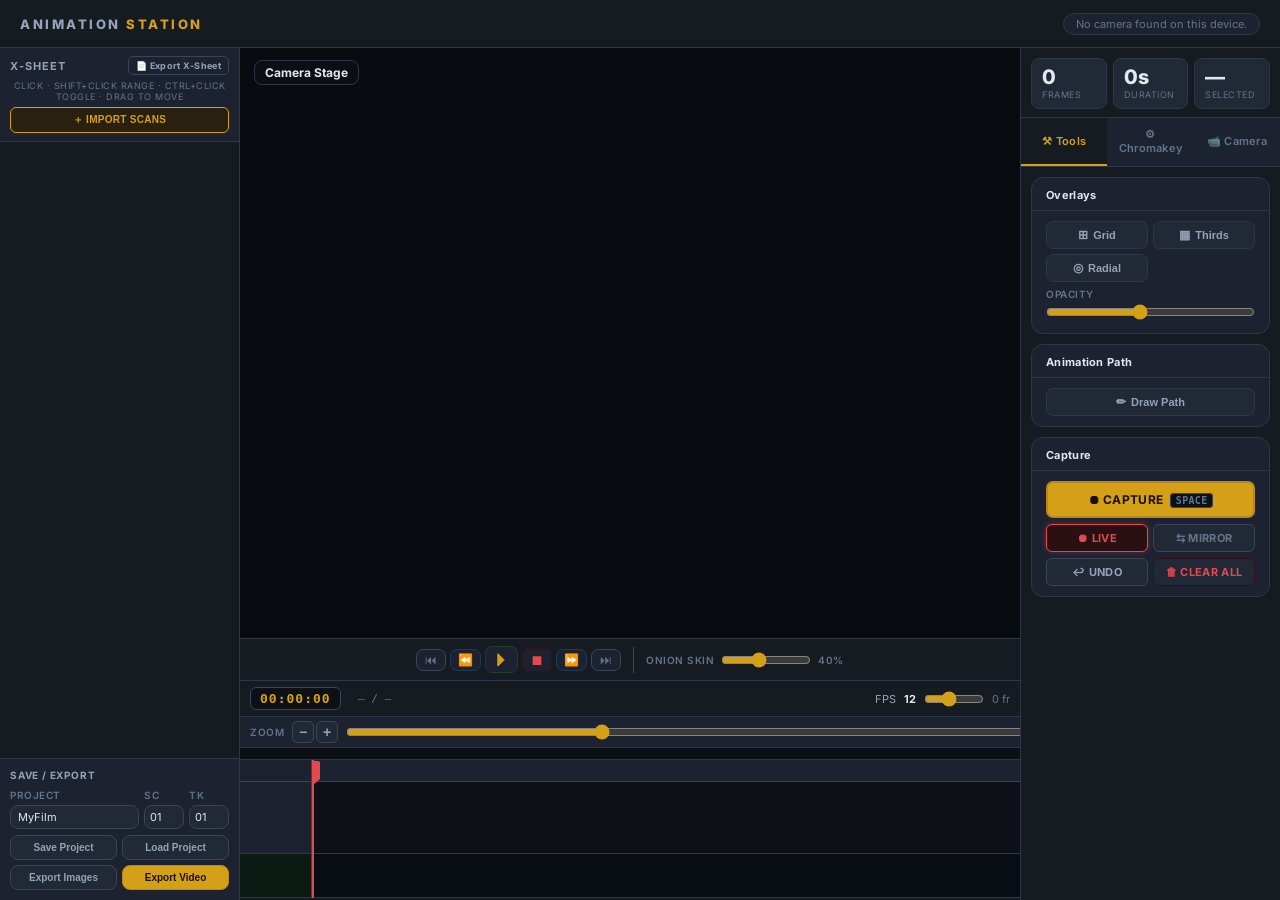
<file: apps/animation/animation-station-v2.html>
<!DOCTYPE html>
<html lang="en">
<head>
    <meta charset="UTF-8">
    <meta name="viewport" content="width=device-width, initial-scale=1.0">
    <title>Animation Station</title>
    <style>
        @import url('https://fonts.googleapis.com/css2?family=Inter:wght@400;500;600;700;800&display=swap');

        :root {
            --bg:       #0d1117;
            --surface:  #161b22;
            --card:     #1c2230;
            --card2:    #212836;
            --border:   #2d3748;
            --border2:  #3a4556;
            --accent:   #d4a017;
            --accent2:  #b8891a;
            --danger:   #e5484d;
            --danger2:  #c73d42;
            --blue:     #4a90d9;
            --blue2:    #3a7cc4;
            --gold:     #d4a017;
            --gold2:    #b8891a;
            --text:     #e2e8f0;
            --text2:    #94a3b8;
            --text3:    #64748b;
            --green-dim:#2a2010;
        }

        * { box-sizing: border-box; margin: 0; padding: 0; }

        body {
            font-family: 'Inter', 'Segoe UI', sans-serif;
            background: var(--bg);
            color: var(--text);
            display: flex;
            flex-direction: column;
            height: 100vh;
            overflow: hidden;
            font-size: 13px;
        }

        /* ── Header ── */
        header {
            height: 48px;
            padding: 0 20px;
            background: var(--surface);
            border-bottom: 1px solid var(--border);
            display: flex;
            align-items: center;
            justify-content: space-between;
            flex-shrink: 0;
            gap: 12px;
        }
        .logo {
            font-weight: 800;
            font-size: 13px;
            letter-spacing: 2.5px;
            text-transform: uppercase;
            color: var(--text2);
        }
        .logo span { color: var(--accent); }
        #status-msg {
            font-size: 11px;
            color: var(--text3);
            background: var(--card);
            border: 1px solid var(--border);
            border-radius: 20px;
            padding: 3px 12px;
        }

        /* ── Main layout: left (x-sheet) | center (viewport) | right (controls panel) ── */
        .main-layout {
            display: flex;
            flex: 1;
            overflow: hidden;
        }

        /* ── X-Sheet (left) ── */
        .x-sheet {
            width: 240px;
            background: var(--surface);
            border-right: 1px solid var(--border);
            display: flex;
            flex-direction: column;
            flex-shrink: 0;
        }
        .x-sheet-header {
            padding: 8px 10px;
            background: var(--card);
            border-bottom: 1px solid var(--border);
            display: flex;
            flex-direction: column;
            gap: 5px;
        }
        .x-sheet-title-row {
            display: flex;
            align-items: center;
            justify-content: space-between;
            gap: 6px;
        }
        .x-sheet-title {
            font-size: 11px;
            font-weight: 700;
            color: var(--text2);
            letter-spacing: 1px;
        }
        .btn-xsheet-export {
            background: transparent;
            border: 1px solid var(--border2);
            color: var(--text2);
            padding: 3px 7px;
            border-radius: 5px;
            font-size: 9px;
            font-weight: 700;
            cursor: pointer;
            letter-spacing: 0.3px;
            white-space: nowrap;
            font-family: inherit;
            transition: 0.12s;
        }
        .btn-xsheet-export:hover { background: var(--card); border-color: var(--text3); color: var(--text); }
        .x-sheet-hint {
            font-size: 9px;
            color: var(--text3);
            text-align: center;
            letter-spacing: 0.5px;
        }
        .x-sheet-content { flex: 1; overflow-y: auto; }
        .x-sheet-content::-webkit-scrollbar { width: 4px; }
        .x-sheet-content::-webkit-scrollbar-thumb { background: var(--border2); border-radius: 2px; }

        .x-row {
            display: grid;
            grid-template-columns: 18px 32px 1fr 46px;
            border-bottom: 1px solid var(--border);
            align-items: center;
            cursor: pointer;
            transition: background 0.15s;
            user-select: none;
        }
        .x-row:hover { background: var(--card); }
        .x-row.dragging { opacity: 0.4; }
        .x-row.drag-group-dragging { opacity: 0.4; background: #2a2a10; }
        .x-row.over { border-top: 2px solid var(--blue); }
        .x-row.selected { background: var(--green-dim); border-left: 3px solid var(--accent); }
        .x-row.multi-selected { background: #1a243a; border-left: 3px solid var(--blue); }

        .x-sel { display: flex; align-items: center; justify-content: center; }
        .x-sel-dot { width: 7px; height: 7px; border-radius: 50%; border: 1px solid var(--border2); background: transparent; }
        .x-row.selected .x-sel-dot { background: var(--accent); border-color: var(--accent); }
        .x-row.multi-selected .x-sel-dot { background: var(--blue); border-color: var(--blue); }

        .x-num {
            padding: 7px 4px;
            background: var(--card);
            color: var(--text3);
            text-align: center;
            font-size: 10px;
            font-family: monospace;
            border-right: 1px solid var(--border);
            pointer-events: none;
        }
        .x-data {
            padding: 0 7px;
            color: var(--text2);
            white-space: nowrap;
            overflow: hidden;
            font-size: 10px;
            pointer-events: none;
        }
        .x-hold {
            margin: 3px 4px;
            padding: 2px 3px;
            background: var(--bg);
            border: 1px solid var(--border2);
            color: var(--accent);
            width: 38px;
            text-align: center;
            font-size: 10px;
            border-radius: 4px;
        }

        /* ── Center: viewport + timeline strip ── */
        .center-col {
            flex: 1;
            display: flex;
            flex-direction: column;
            overflow: hidden;
            background: var(--bg);
        }

        .viewport-wrap {
            flex: 1;
            position: relative;
            display: flex;
            align-items: center;
            justify-content: center;
            overflow: hidden;
            background: #080c10;
        }

        /* Camera stage label */
        .viewport-label {
            position: absolute;
            top: 12px;
            left: 14px;
            font-size: 12px;
            font-weight: 700;
            color: var(--text);
            background: rgba(13,17,23,0.75);
            border: 1px solid var(--border);
            border-radius: 8px;
            padding: 4px 10px;
            z-index: 20;
            backdrop-filter: blur(4px);
        }
        #webcam-canvas, #onion-skin, #playback-view {
            position: absolute;
            max-width: calc(100% - 16px);
            max-height: calc(100% - 16px);
            object-fit: contain;
        }
        #onion-skin { opacity: 0.4; pointer-events: none; z-index: 3; }
        #playback-view { z-index: 4; display: none; background: #000; }
        video { display: none; }
        #overlay-canvas {
            position: absolute; pointer-events: none; z-index: 10;
            max-width: calc(100% - 16px); max-height: calc(100% - 16px); object-fit: contain;
        }
        #path-canvas {
            position: absolute; z-index: 11; cursor: crosshair; display: none;
            max-width: calc(100% - 16px); max-height: calc(100% - 16px); object-fit: contain;
        }

        /* ── Capture toolbar — centered under viewport ── */
        .capture-toolbar {
            background: var(--surface);
            border-top: 1px solid var(--border);
            flex-shrink: 0;
            display: flex;
            justify-content: center;
            align-items: center;
            padding: 7px 12px;
        }
        .capture-toolbar-inner {
            display: flex;
            align-items: center;
            gap: 12px;
        }
        .cap-group {
            display: flex;
            align-items: center;
            gap: 6px;
        }
        .cap-onion-group {
            gap: 7px;
        }
        .cap-divider {
            width: 1px;
            height: 26px;
            background: var(--border2);
        }
        .cap-btn {
            padding: 7px 18px;
            border-radius: 8px;
            font-size: 12px;
            font-weight: 700;
            cursor: pointer;
            border: none;
            transition: 0.12s;
            letter-spacing: 0.3px;
            white-space: nowrap;
            font-family: inherit;
        }
        .cap-btn:active { transform: scale(0.97); }
        .cap-capture {
            background: var(--accent);
            color: #1a1000;
            border: 2px solid var(--accent2);
            font-size: 13px;
        }
        .cap-capture:hover { background: var(--accent2); }
        .cap-undo {
            background: var(--card2);
            color: var(--text2);
            border: 1px solid var(--border2);
        }
        .cap-undo:hover { background: var(--card); color: var(--text); }
        .cap-clear {
            background: var(--card2);
            color: var(--danger);
            border: 1px solid #3a1015;
            font-size: 12px;
        }
        .cap-clear:hover { background: #2a1012; color: var(--danger); }
        .cap-live {
            background: var(--card2);
            color: var(--danger);
            border: 1px solid #3a1015;
            font-size: 12px;
            min-width: 64px;
        }
        .cap-live.active {
            background: #2a1012;
            color: var(--danger);
            border-color: var(--danger);
            box-shadow: 0 0 6px rgba(229,72,77,0.35);
        }
        .cap-live:not(.active) {
            color: var(--text3);
            border-color: var(--border2);
            box-shadow: none;
        }
        .cap-label {
            font-size: 10px;
            font-weight: 600;
            color: var(--text3);
            text-transform: uppercase;
            letter-spacing: 0.5px;
            white-space: nowrap;
        }

        /* ── Timeline panel (video-editor style) ── */
        .timeline-panel {
            background: var(--surface);
            border-top: 1px solid var(--border);
            flex-shrink: 0;
            display: flex;
            flex-direction: column;
            padding: 6px 0 0;
            min-height: 220px;
        }

        /* Top bar: transport + timecode + FPS */
        .timeline-topbar {
            display: flex;
            align-items: center;
            gap: 8px;
            padding: 0 10px 6px;
            border-bottom: 1px solid var(--border);
            flex-wrap: nowrap;
        }
        .tl-timecode {
            font-family: monospace;
            font-size: 13px;
            font-weight: 700;
            color: var(--accent);
            background: var(--bg);
            border: 1px solid var(--border2);
            border-radius: 6px;
            padding: 3px 9px;
            letter-spacing: 1px;
            white-space: nowrap;
        }
        .tl-spacer { flex: 1; }
        .fps-row {
            display: flex;
            align-items: center;
            gap: 5px;
            font-size: 11px;
            color: var(--text2);
            white-space: nowrap;
        }
        .fps-row strong { color: var(--text); min-width: 18px; text-align: center; }
        .fps-row input[type=range] { width: 60px; accent-color: var(--accent); }
        .tl-framecount { font-size: 11px; color: var(--text3); white-space: nowrap; }

        /* ── Zoom + Scroll bar ── */
        .tl-zoom-bar {
            display: flex;
            align-items: center;
            gap: 8px;
            padding: 4px 10px;
            background: var(--card);
            border-bottom: 1px solid var(--border);
            flex-shrink: 0;
        }
        .tl-zoom-label {
            font-size: 10px;
            font-weight: 600;
            color: var(--text3);
            text-transform: uppercase;
            letter-spacing: 0.5px;
            white-space: nowrap;
        }
        .tl-zoom-btns {
            display: flex;
            gap: 2px;
        }
        .tl-zoom-btn {
            width: 22px;
            height: 22px;
            padding: 0;
            background: var(--card2);
            border: 1px solid var(--border2);
            color: var(--text2);
            border-radius: 5px;
            font-size: 14px;
            font-weight: 700;
            line-height: 1;
            cursor: pointer;
            display: flex;
            align-items: center;
            justify-content: center;
            flex-shrink: 0;
        }
        .tl-zoom-btn:hover { background: var(--card); color: var(--text); border-color: var(--accent); }
        .tl-zoom-val {
            font-size: 10px;
            font-family: monospace;
            color: var(--accent);
            min-width: 30px;
            text-align: center;
        }
        .tl-zoom-slider {
            width: 90px;
            accent-color: var(--accent);
            flex-shrink: 0;
        }

        /* ── Custom timeline scrollbar ── */
        .tl-scrollbar-track {
            height: 12px;
            background: var(--bg);
            border-bottom: 1px solid var(--border);
            position: relative;
            flex-shrink: 0;
            cursor: pointer;
        }
        .tl-scrollbar-thumb {
            position: absolute;
            top: 2px;
            height: 8px;
            min-width: 32px;
            background: var(--border2);
            border-radius: 4px;
            cursor: grab;
            transition: background 0.15s;
        }
        .tl-scrollbar-thumb:hover { background: var(--text3); }
        .tl-scrollbar-thumb.grabbing { cursor: grabbing; background: var(--accent); }

        /* Track wrap: outer scroll container */
        .tl-track-wrap {
            position: relative;
            overflow-x: auto;
            overflow-y: hidden;
            flex-shrink: 0;
            display: flex;
            flex-direction: row;
            min-height: 138px; /* ruler(22) + video-row(72) + sound-row(44) */
        }
        .tl-track-wrap::-webkit-scrollbar { display: none; }
        .tl-track-wrap { scrollbar-width: none; }

        /* Fixed left labels column */
        .tl-labels-col {
            flex-shrink: 0;
            width: 72px;
            background: var(--card);
            border-right: 1px solid var(--border2);
            display: flex;
            flex-direction: column;
            position: sticky;
            left: 0;
            z-index: 15;
            min-height: 138px; /* ruler(22) + video-row(72) + sound-row(44) */
        }
        .tl-ruler-corner {
            height: 22px;
            background: var(--card);
            border-bottom: 1px solid var(--border2);
            flex-shrink: 0;
        }
        .tl-track-label {
            display: flex;
            flex-direction: column;
            align-items: center;
            justify-content: center;
            gap: 3px;
            padding: 3px 4px;
            border-bottom: 1px solid var(--border);
            flex-shrink: 0;
            font-size: 9px;
            font-weight: 700;
            color: var(--text3);
            letter-spacing: 0.3px;
            white-space: nowrap;
            user-select: none;
            box-sizing: border-box;
        }
        .tl-track-label.video-label { background: var(--card); min-height: 72px; height: 72px; }
        .tl-track-label.sound-label { background: #0c1a14; color: #34d399; min-height: 44px; height: 44px; }
        .tl-track-label-name { font-size: 9px; font-weight: 700; width: 100%; text-align: center; overflow: hidden; text-overflow: ellipsis; }
        .tl-label-btn {
            padding: 1px 4px; background: var(--card2); border: 1px solid var(--border2);
            color: var(--text3); border-radius: 3px; font-size: 9px; font-weight: 700;
            cursor: pointer; width: 100%; text-align: center; line-height: 14px;
        }
        .tl-label-btn:hover { background: var(--card); color: var(--text2); }
        .tl-label-btn.del { color: var(--danger); border-color: #3a1015; }
        .tl-label-btn.del:hover { background: #2a1012; }
        .tl-label-btn.snd { color: #34d399; border-color: #1a3a2a; }
        .tl-label-btn.snd:hover { background: #0e2a1a; }

        /* Scrollable right side — ruler + all track rows */
        .tl-tracks-area {
            flex: 1;
            display: flex;
            flex-direction: column;
            min-width: 0;
            position: relative;
        }

        /* Ruler canvas */
        .tl-ruler {
            display: block;
            height: 22px;
            background: var(--card);
            border-bottom: 1px solid var(--border2);
            cursor: pointer;
            flex-shrink: 0;
        }

        /* Generic track row */
        .tl-track-row {
            position: relative;
            border-bottom: 1px solid var(--border);
            flex-shrink: 0;
            min-width: 100%;
            box-sizing: border-box;
        }
        .tl-track-row.video-row {
            display: flex;
            align-items: stretch;
            height: 72px;
            background: var(--bg);
        }
        .tl-track-row.sound-row {
            height: 44px;
            background: #080d14;
        }


        /* Each frame cell: width proportional to hold value */
        .tl-cell {
            position: relative;
            flex-shrink: 0;
            border-right: 1px solid var(--border);
            overflow: visible;
            cursor: pointer;
            transition: filter 0.1s;
            box-sizing: border-box;
            height: 100%;
        }
        .tl-cell:hover { filter: brightness(1.15); }
        .tl-cell.active-cell { outline: 2px solid var(--accent); outline-offset: -2px; z-index: 2; }
        .tl-cell.multi-cell  { outline: 2px solid var(--blue);   outline-offset: -2px; z-index: 2; }
        .tl-cell.resizing    { filter: brightness(1.25); outline: 2px solid var(--accent); outline-offset: -2px; z-index: 5; cursor: ew-resize; }
        .tl-cell img { width: 100%; height: 100%; object-fit: cover; display: block; pointer-events: none; overflow: hidden; }

        /* Cell resize handle — right edge */
        .tl-cell-resize {
            position: absolute; top: 0; right: -4px;
            width: 8px; height: 100%; cursor: ew-resize; z-index: 6;
            display: flex; align-items: center; justify-content: center;
        }
        .tl-cell-resize::after {
            content: ''; display: block; width: 3px; height: 60%;
            border-radius: 2px; background: var(--border2); transition: background 0.12s, width 0.12s;
        }
        .tl-cell-resize:hover::after, .tl-cell.resizing .tl-cell-resize::after { background: var(--accent); width: 4px; }

        /* Hold count badge */
        .tl-cell-hold-badge {
            position: absolute; top: 4px; right: 10px;
            background: rgba(13,17,23,0.88); border: 1px solid var(--accent); color: var(--accent);
            font-size: 10px; font-weight: 700; font-family: monospace;
            border-radius: 4px; padding: 1px 5px;
            pointer-events: none; display: none; z-index: 7; white-space: nowrap;
        }
        .tl-cell.resizing .tl-cell-hold-badge { display: block; }

        /* Frame number label on cell */
        .tl-cell-label {
            position: absolute; bottom: 2px; left: 3px;
            font-size: 9px; font-family: monospace;
            color: rgba(255,255,255,0.75); text-shadow: 0 1px 2px #000;
            pointer-events: none; line-height: 1;
        }

        /* Playhead — absolute inside tl-tracks-area */
        .tl-playhead {
            position: absolute; top: 0; bottom: 0; width: 2px;
            background: var(--danger); z-index: 10; pointer-events: none; left: 0;
        }
        /* Pin head — rectangular block sitting on the ruler */
        .tl-playhead::before {
            content: '';
            position: absolute;
            top: 1px;
            left: 50%;
            transform: translateX(-50%);
            width: 14px;
            height: 18px;
            background: var(--danger);
            border-radius: 2px 2px 0 0;
            /* Horizontal stripe marks like the reference */
            background-image:
                linear-gradient(var(--danger) 0px, var(--danger) 0px),
                repeating-linear-gradient(
                    180deg,
                    rgba(0,0,0,0) 0px,
                    rgba(0,0,0,0) 3px,
                    rgba(0,0,0,0.35) 3px,
                    rgba(0,0,0,0.35) 4px
                );
        }
        /* Downward triangle notch at bottom of head */
        .tl-playhead::after {
            content: '';
            position: absolute;
            top: 19px;
            left: 50%;
            transform: translateX(-50%);
            width: 0; height: 0;
            border-left:  7px solid transparent;
            border-right: 7px solid transparent;
            border-top:   6px solid var(--danger);
        }

        /* Sound clips */
        .snd-clips-inner {
            position: relative; height: 100%; min-width: 100%; will-change: transform;
            background: repeating-linear-gradient(90deg,transparent,transparent 19px,rgba(45,55,72,0.3) 19px,rgba(45,55,72,0.3) 20px);
        }
        .tl-sound-empty-hint {
            position: absolute; inset: 0; display: flex; align-items: center; justify-content: center;
            font-size: 10px; color: var(--text3); pointer-events: none; letter-spacing: 0.3px;
        }
        .tl-sound-empty-hint {
            position: absolute;
            inset: 0;
            display: flex;
            align-items: center;
            justify-content: center;
            font-size: 10px;
            color: var(--text3);
            pointer-events: none;
            letter-spacing: 0.3px;
        }

        /* Individual draggable clip */
        .snd-clip {
            position: absolute;
            top: 3px;
            height: 38px;
            border-radius: 5px;
            overflow: visible;
            cursor: grab;
            user-select: none;
            border: 1.5px solid rgba(52,211,153,0.5);
            box-shadow: 0 0 6px rgba(52,211,153,0.15);
            transition: border-color 0.1s, box-shadow 0.1s;
            min-width: 20px;
        }
        .snd-clip:hover  { border-color: rgba(52,211,153,0.85); box-shadow: 0 0 10px rgba(52,211,153,0.3); }
        .snd-clip.selected { border-color: #34d399; box-shadow: 0 0 12px rgba(52,211,153,0.5); }
        .snd-clip.dragging-clip { cursor: grabbing; opacity: 0.85; z-index: 20; }
        .snd-clip canvas { display: block; width: 100%; height: 100%; pointer-events: none; border-radius: 4px; }
        .snd-clip-label {
            position: absolute;
            top: 2px; left: 4px;
            font-size: 8px;
            font-family: monospace;
            color: rgba(255,255,255,0.7);
            pointer-events: none;
            white-space: nowrap;
            overflow: hidden;
            max-width: calc(100% - 20px);
            text-overflow: ellipsis;
        }
        .snd-clip-del {
            position: absolute;
            top: 2px; right: 2px;
            width: 14px; height: 14px;
            background: rgba(0,0,0,0.55);
            border: none;
            border-radius: 3px;
            color: #e5484d;
            font-size: 9px;
            line-height: 14px;
            text-align: center;
            cursor: pointer;
            display: none;
            padding: 0;
        }
        .snd-clip:hover .snd-clip-del,
        .snd-clip.selected .snd-clip-del { display: block; }
        /* Resize handles — left and right edges */
        .snd-clip-resize-l,
        .snd-clip-resize-r {
            position: absolute;
            top: 0;
            width: 8px;
            height: 100%;
            cursor: ew-resize;
            z-index: 5;
            display: flex;
            align-items: center;
            justify-content: center;
        }
        .snd-clip-resize-l { left: 0; }
        .snd-clip-resize-r { right: 0; }
        .snd-clip-resize-l::after,
        .snd-clip-resize-r::after {
            content: '';
            display: block;
            width: 2px;
            height: 55%;
            border-radius: 2px;
            background: rgba(255,255,255,0.25);
            transition: background 0.12s, width 0.12s;
        }
        .snd-clip:hover .snd-clip-resize-l::after,
        .snd-clip:hover .snd-clip-resize-r::after,
        .snd-clip.selected .snd-clip-resize-l::after,
        .snd-clip.selected .snd-clip-resize-r::after { background: rgba(255,255,255,0.7); width: 3px; }
        .snd-clip-muted { opacity: 0.45; filter: grayscale(0.8); }

        .snd-btn {
            padding: 3px 7px;
            background: var(--card2);
            border: 1px solid var(--border2);
            color: var(--text2);
            border-radius: 5px;
            font-size: 10px;
            font-weight: 600;
            cursor: pointer;
            white-space: nowrap;
        }
        .snd-btn:hover { background: var(--card); color: var(--text); }
        .snd-btn.active { background: var(--green-dim); border-color: var(--accent); color: var(--accent); }
        .snd-btn.danger { color: var(--danger); border-color: #3a1015; }
        .snd-btn.danger:hover { background: #2a1012; }

        /* Playback controls (same style as before, now in topbar) */
        .playback-controls { display: flex; align-items: center; gap: 4px; }
        .pb-btn {
            padding: 4px 7px;
            background: var(--card);
            border: 1px solid var(--border2);
            color: var(--text2);
            border-radius: 7px;
            font-size: 14px;
            line-height: 1;
            cursor: pointer;
            transition: 0.12s;
            min-width: 30px;
            text-align: center;
        }
        .pb-btn:hover { background: var(--card2); color: var(--text); }
        .pb-edge { color: var(--text3); font-size: 12px; }
        .pb-step { color: var(--blue); border-color: #1e3a5a; font-size: 12px; }
        .pb-step:hover { background: #111e30; border-color: var(--blue); }
        .pb-play { color: var(--accent); border-color: #1a4030; font-size: 17px; font-weight: 900; }
        .pb-play:hover { background: var(--green-dim); border-color: var(--accent); }
        .pb-pause { color: var(--gold); border-color: #3a3010; display: none; }
        .pb-pause:hover { background: #221f00; border-color: var(--gold); }
        .pb-stop { color: var(--danger); border-color: #3a1015; }
        .pb-stop:hover { background: #2a1012; border-color: var(--danger); }
        .pb-sep { width: 1px; height: 20px; background: var(--border); margin: 0 2px; }
        .pb-frame-display { font-family: monospace; font-size: 11px; color: var(--text3); min-width: 52px; text-align: center; }

        /* ── Right panel (tabbed) ── */
        .right-panel {
            width: 260px;
            background: var(--surface);
            border-left: 1px solid var(--border);
            display: flex;
            flex-direction: column;
            flex-shrink: 0;
            overflow: hidden;
        }

        /* Stats pinned above tabs */
        .rp-stats-pinned {
            padding: 10px 10px 8px;
            background: var(--surface);
            border-bottom: 1px solid var(--border);
            flex-shrink: 0;
        }

        /* Tab bar */
        .tab-bar {
            display: flex;
            background: var(--card);
            border-bottom: 1px solid var(--border);
            flex-shrink: 0;
        }
        .tab-btn {
            flex: 1;
            padding: 9px 6px;
            background: transparent;
            border: none;
            border-bottom: 2px solid transparent;
            color: var(--text3);
            font-size: 11px;
            font-weight: 600;
            cursor: pointer;
            transition: 0.15s;
            letter-spacing: 0.3px;
            font-family: inherit;
        }
        .tab-btn:hover { color: var(--text2); background: var(--card2); }
        .tab-btn.active { color: var(--accent); border-bottom-color: var(--accent); background: var(--surface); }

        /* Tab panes */
        .tab-pane {
            display: none;
            flex-direction: column;
            overflow-y: auto;
            flex: 1;
        }
        .tab-pane::-webkit-scrollbar { width: 4px; }
        .tab-pane::-webkit-scrollbar-thumb { background: var(--border2); border-radius: 2px; }
        .tab-pane.active { display: flex; }

        /* Cards inside right panel */
        .rp-card {
            margin: 10px 10px 0;
            background: var(--card);
            border: 1px solid var(--border);
            border-radius: 12px;
            overflow: hidden;
        }
        .rp-card:last-child { margin-bottom: 10px; }

        .rp-card-title {
            font-size: 11px;
            font-weight: 700;
            color: var(--text);
            padding: 10px 14px 8px;
            border-bottom: 1px solid var(--border);
            letter-spacing: 0.3px;
        }
        .rp-card-body { padding: 10px 14px; }

        /* Stats row (like the reference's 0 frames / 0s / selected) */
        .stats-row {
            display: grid;
            grid-template-columns: 1fr 1fr 1fr;
            gap: 6px;
        }
        .stat-box {
            background: var(--card2);
            border: 1px solid var(--border);
            border-radius: 8px;
            padding: 8px 10px;
        }
        .stat-value { font-size: 20px; font-weight: 800; color: var(--text); line-height: 1; }
        .stat-label { font-size: 9px; color: var(--text3); margin-top: 2px; text-transform: uppercase; letter-spacing: 0.5px; }

        /* Big action buttons */
        .big-btn {
            width: 100%;
            padding: 11px;
            border-radius: 10px;
            font-size: 13px;
            font-weight: 700;
            border: none;
            cursor: pointer;
            transition: 0.12s;
            letter-spacing: 0.3px;
        }
        .big-btn:active { transform: scale(0.98); }
        .btn-capture { background: var(--accent); color: #1a1000; border: 2px solid var(--accent2); }
        .btn-capture:hover { background: var(--accent2); }
        .btn-danger-big { background: var(--danger); color: white; border: 2px solid var(--danger2); }
        .btn-danger-big:hover { background: var(--danger2); }

        /* Small control buttons */
        .ctrl-btn {
            padding: 7px 10px;
            background: var(--card2);
            border: 1px solid var(--border2);
            color: var(--text2);
            border-radius: 8px;
            font-size: 11px;
            font-weight: 600;
            cursor: pointer;
            transition: 0.12s;
            white-space: nowrap;
        }
        .ctrl-btn:hover { background: var(--card); border-color: var(--text3); color: var(--text); }
        .ctrl-btn.active { background: var(--green-dim); border-color: var(--accent); color: var(--accent); }
        .ctrl-btn.danger { border-color: #3a1015; color: var(--danger); }
        .ctrl-btn.danger:hover { background: #2a1012; }
        .ctrl-btn.gold { background: var(--gold); color: #1a1000; border-color: var(--gold2); font-weight: 700; }
        .ctrl-btn.gold:hover { background: var(--gold2); }

        /* 2-col button grid */
        .btn-grid-2 { display: grid; grid-template-columns: 1fr 1fr; gap: 6px; }

        /* Form controls */
        .field-label {
            font-size: 10px;
            font-weight: 600;
            color: var(--text3);
            text-transform: uppercase;
            letter-spacing: 0.5px;
            display: block;
            margin-bottom: 4px;
        }
        select, input[type="text"], input[type="number"] {
            background: var(--card2);
            border: 1px solid var(--border2);
            color: var(--text);
            padding: 6px 9px;
            font-size: 12px;
            border-radius: 8px;
            width: 100%;
            font-family: inherit;
        }
        select:focus, input:focus { outline: 1px solid var(--accent); }
        input[type=range] { accent-color: var(--accent); width: 100%; }
        input[type=checkbox] { accent-color: var(--accent); width: 14px; height: 14px; }

        /* Color picker inline */
        input[type="color"] { width: 26px; height: 26px; border: 1px solid var(--border2); border-radius: 6px; padding: 1px; background: var(--card2); cursor: pointer; }

        /* Row utilities */
        .flex-row { display: flex; align-items: center; gap: 8px; }
        .flex-row-sb { display: flex; align-items: center; justify-content: space-between; gap: 8px; }
        .gap-4 { gap: 4px; }
        .mt-6 { margin-top: 6px; }
        .mt-8 { margin-top: 8px; }
        .w-full { width: 100%; }

        /* Overlay grid — 2 columns, compact buttons */
        .overlay-grid {
            display: grid;
            grid-template-columns: 1fr 1fr;
            gap: 5px;
        }
        .overlay-btn {
            display: flex;
            align-items: center;
            justify-content: center;
            gap: 5px;
            padding: 6px 4px;
            background: var(--card2);
            border: 1px solid var(--border);
            color: var(--text2);
            border-radius: 7px;
            font-size: 11px;
            font-weight: 600;
            cursor: pointer;
            transition: 0.12s;
            white-space: nowrap;
        }
        .overlay-btn:hover { background: var(--card); border-color: var(--border2); color: var(--text); }
        .overlay-btn.active { background: var(--green-dim); border-color: var(--accent); color: var(--accent); }
        .overlay-btn .icon { font-size: 12px; }

        /* Path tools */
        .path-tools { display: none; flex-direction: column; gap: 5px; padding-top: 6px; margin-top: 2px; border-top: 1px solid var(--border); }
        .path-tools.visible { display: flex; }
        .color-row { display: flex; align-items: center; gap: 5px; flex-wrap: wrap; }
        .path-color-btn { width: 22px; height: 22px; border-radius: 50%; border: 2px solid transparent; cursor: pointer; transition: 0.12s; flex-shrink: 0; }
        .path-color-btn.selected { border-color: white; }
        .size-row { display: flex; gap: 4px; }
        .size-btn { flex: 1; padding: 4px 2px; background: var(--card2); border: 1px solid var(--border); color: var(--text3); border-radius: 5px; font-size: 10px; font-weight: 600; cursor: pointer; text-align: center; }
        .size-btn.active { background: var(--green-dim); border-color: var(--accent); color: var(--accent); }

        /* Chroma mask canvas */
        #chroma-mask-canvas {
            position: absolute; z-index: 6; cursor: crosshair; display: none;
            max-width: calc(100% - 16px); max-height: calc(100% - 16px); object-fit: contain;
            pointer-events: none;
        }
        #chroma-mask-canvas.active { pointer-events: auto; }

        /* Chroma mask tools panel */
        .chroma-mask-tools { display: none; flex-direction: column; gap: 5px; padding-top: 6px; margin-top: 4px; border-top: 1px solid var(--border); }
        .chroma-mask-tools.visible { display: flex; }
        .mask-tool-btn {
            flex: 1; padding: 5px 4px; border-radius: 6px; border: 1px solid var(--border);
            font-size: 10px; font-weight: 700; cursor: pointer; text-align: center;
            background: var(--card2); color: var(--text2); transition: 0.12s; white-space: nowrap;
        }
        .mask-tool-btn:hover { background: var(--card); color: var(--text); }
        .mask-tool-btn.active-forcekey  { background: rgba(220,40,40,0.18); border-color: #c0392b; color: #ff6b6b; }
        .mask-tool-btn.active-forcekeep { background: rgba(40,80,220,0.18); border-color: #2255cc; color: #7aa8ff; }
        .mask-tool-btn.active-erase     { background: rgba(180,140,0,0.18);  border-color: #886600; color: #ffc107; }

        /* Fullscreen mask modal */
        #mask-fullscreen-modal {
            display: none; position: fixed; inset: 0; z-index: 9000;
            background: #0a0a0a;
            flex-direction: column; align-items: center; justify-content: center;
        }
        #mask-fullscreen-modal.open { display: flex; }
        #mask-fs-stage {
            position: relative; flex: 1; width: 100%;
            display: flex; align-items: center; justify-content: center; overflow: hidden;
        }
        #mask-fs-cam   { position: absolute; max-width: 100%; max-height: 100%; object-fit: contain; }
        #mask-fs-mask  { position: absolute; max-width: 100%; max-height: 100%; object-fit: contain; cursor: none; }
        #mask-fs-cursor { position: absolute; pointer-events: none; z-index: 10; max-width: 100%; max-height: 100%; object-fit: contain; }
        #mask-fs-toolbar {
            width: 100%; background: #111; border-top: 1px solid #333;
            padding: 10px 16px; display: flex; align-items: center; justify-content: center;
        }
        .fs-toolbar-row {
            display: flex; align-items: center; gap: 10px; flex-wrap: wrap; justify-content: center;
        }
        .fs-tool-btn {
            padding: 6px 12px; border-radius: 6px; border: 1px solid #444;
            font-size: 12px; font-weight: 700; cursor: pointer; background: #1e1e1e; color: #aaa;
            transition: 0.12s; white-space: nowrap;
        }
        .fs-tool-btn:hover { background: #2a2a2a; color: #fff; }
        .fs-tool-btn.active-forcekey  { background: rgba(220,40,40,0.25); border-color: #c0392b; color: #ff6b6b; }
        .fs-tool-btn.active-forcekeep { background: rgba(40,80,220,0.25); border-color: #2255cc; color: #7aa8ff; }
        .fs-tool-btn.active-erase     { background: rgba(180,140,0,0.25);  border-color: #886600; color: #ffc107; }
        .fs-sep { width: 1px; height: 24px; background: #333; flex-shrink: 0; }
        .fs-label { font-size: 11px; color: #666; white-space: nowrap; }

        /* Multi-select bar */
        .multisel-bar { display: none; background: #111e30; border: 1px solid var(--blue); border-radius: 6px; padding: 4px 8px; font-size: 10px; color: #7ec8e3; align-items: center; justify-content: space-between; gap: 6px; }
        .multisel-bar.visible { display: flex; }
        .multisel-bar button { padding: 2px 7px; font-size: 10px; background: #162035; border: 1px solid var(--blue); color: #7ec8e3; border-radius: 5px; cursor: pointer; }

        /* Import scan button */
        .btn-import-scan {
            background: var(--green-dim);
            border: 1px solid var(--accent);
            color: var(--accent);
            padding: 5px 8px;
            border-radius: 6px;
            font-size: 10px;
            font-weight: 700;
            cursor: pointer;
            width: 100%;
            text-align: center;
            letter-spacing: 0.3px;
        }
        .btn-import-scan:hover { background: #1f4030; }

        kbd {
            background: var(--bg);
            color: var(--text3);
            padding: 1px 5px;
            border-radius: 4px;
            font-family: monospace;
            font-size: 10px;
            border: 1px solid var(--border2);
        }

        /* Save/Export panel pinned to bottom of x-sheet */
        .save-export-panel {
            padding: 10px;
            background: var(--card);
            border-top: 1px solid var(--border);
            flex-shrink: 0;
        }
        .save-export-title {
            font-size: 10px;
            font-weight: 700;
            color: var(--text2);
            text-transform: uppercase;
            letter-spacing: 0.8px;
            margin-bottom: 8px;
        }

        /* Scrollbar global */
        ::-webkit-scrollbar { width: 5px; height: 5px; }
        ::-webkit-scrollbar-track { background: transparent; }
        ::-webkit-scrollbar-thumb { background: var(--border2); border-radius: 3px; }
        /* ── Frame Mask Overlay ── */
        #frame-mask-overlay {
            position: absolute;
            pointer-events: none;
            z-index: 25;
            /* Sized and positioned to match the canvas via JS */
            box-sizing: border-box;
            /* box-shadow inset creates the solid border that hides warped edges */
            box-shadow: none;
            border-radius: 0;
        }

        /* ── Camera Adjustments ── */
        .adj-row {
            display: flex;
            align-items: center;
            gap: 8px;
            margin-bottom: 8px;
        }
        .adj-label {
            font-size: 10px;
            font-weight: 600;
            color: var(--text3);
            text-transform: uppercase;
            letter-spacing: 0.5px;
            width: 72px;
            flex-shrink: 0;
        }
        .adj-val {
            font-size: 10px;
            font-family: monospace;
            color: var(--accent);
            min-width: 36px;
            text-align: right;
            flex-shrink: 0;
        }
        .adj-slider {
            flex: 1;
            accent-color: var(--accent);
        }

        /* ── Camera picker modal ── */
        #cam-picker-overlay {
            display: none;
            position: fixed; inset: 0; z-index: 9999;
            background: rgba(0,0,0,0.82);
            align-items: center; justify-content: center;
        }
        #cam-picker-overlay.active { display: flex; }
        #cam-picker-box {
            background: var(--card);
            border: 1px solid var(--border2);
            border-radius: 12px;
            padding: 28px 32px;
            min-width: 320px;
            max-width: 480px;
            display: flex; flex-direction: column; gap: 16px;
            box-shadow: 0 8px 40px rgba(0,0,0,0.6);
        }
        #cam-picker-box h2 {
            margin: 0; font-size: 15px; font-weight: 700;
            color: var(--text); letter-spacing: 0.5px;
        }
        #cam-picker-box p {
            margin: 0; font-size: 11px; color: var(--text3);
        }
        .cam-picker-option {
            display: flex; align-items: center; gap: 12px;
            padding: 12px 14px;
            background: var(--surface);
            border: 1px solid var(--border);
            border-radius: 8px;
            cursor: pointer;
            transition: border-color 0.15s, background 0.15s;
            font-size: 12px; color: var(--text);
        }
        .cam-picker-option:hover {
            border-color: var(--gold);
            background: rgba(212,160,23,0.08);
        }
        .cam-picker-option .cam-icon {
            font-size: 20px; flex-shrink: 0;
        }
        .cam-picker-option .cam-name {
            font-weight: 600;
        }
        .cam-picker-option .cam-id {
            font-size: 10px; color: var(--text3); margin-top: 2px;
        }
    </style>
</head>
<body>

<header>
    <div class="logo">ANIMATION <span>STATION</span></div>
    <div id="status-msg">Initializing...</div>
</header>

<div class="main-layout">

    <!-- ── X-Sheet (left column) ── -->
    <div class="x-sheet">
        <div class="x-sheet-header">
            <div class="x-sheet-title-row">
                <span class="x-sheet-title">X-SHEET</span>
                <button class="btn-xsheet-export" onclick="exportXSheet()" title="Export exposure sheet as PDF">&#x1F4C4; Export X-Sheet</button>
            </div>
            <div class="x-sheet-hint">CLICK · SHIFT+CLICK RANGE · CTRL+CLICK TOGGLE · DRAG TO MOVE</div>
            <div class="multisel-bar" id="multisel-bar">
                <span id="multisel-count">0 selected</span>
                <button onclick="clearMultiSelect()">&#x2715; Clear</button>
            </div>
            <button class="btn-import-scan" onclick="document.getElementById('scan-upload').click()">&#xFF0B; IMPORT SCANS</button>
            <input type="file" id="scan-upload" accept="image/*" multiple style="display:none;" onchange="importScans(event)">
        </div>
        <div class="x-sheet-content" id="x-sheet-list"></div>

        <!-- Save / Export — pinned to bottom of left column -->
        <div class="save-export-panel">
            <div class="save-export-title">Save / Export</div>
            <div class="flex-row" style="gap:5px; margin-bottom:6px;">
                <div style="flex:1;">
                    <label class="field-label">Project</label>
                    <input type="text" id="meta-project" value="MyFilm" placeholder="Project" style="font-size:11px; padding:4px 7px;">
                </div>
                <div style="width:40px;">
                    <label class="field-label">Sc</label>
                    <input type="text" id="meta-scene" value="01" placeholder="Sc" style="font-size:11px; padding:4px 5px;">
                </div>
                <div style="width:40px;">
                    <label class="field-label">Tk</label>
                    <input type="text" id="meta-take" value="01" placeholder="Tk" style="font-size:11px; padding:4px 5px;">
                </div>
            </div>
            <div class="btn-grid-2" style="gap:5px; margin-bottom:5px;">
                <button class="ctrl-btn" onclick="downloadJSON()" style="font-size:10px; padding:6px 4px;">Save Project</button>
                <button class="ctrl-btn" onclick="document.getElementById('json-upload').click()" style="font-size:10px; padding:6px 4px;">Load Project</button>
            </div>
            <div class="btn-grid-2" style="gap:5px;">
                <button class="ctrl-btn" onclick="exportImages()" style="font-size:10px; padding:6px 4px;">Export Images</button>
                <button class="ctrl-btn gold" onclick="exportVideo()" style="font-size:10px; padding:6px 4px;">Export Video</button>
            </div>
            <input type="file" id="json-upload" accept=".json" style="display:none;" onchange="uploadJSON(event)">
        </div>
    </div><!-- /x-sheet -->

    <!-- ── Center: viewport + timeline ── -->
    <div class="center-col">
        <div class="viewport-wrap" id="viewport">
            <div class="viewport-label">Camera Stage</div>
            <video id="webcam" autoplay playsinline></video>
            <canvas id="webcam-canvas"></canvas>
            <canvas id="onion-skin"></canvas>
            <canvas id="playback-view"></canvas>
            <canvas id="overlay-canvas"></canvas>
            <canvas id="chroma-mask-canvas"></canvas>
            <canvas id="path-canvas"></canvas>
            <!-- Frame mask: covers warped edges with a solid border -->
            <div id="frame-mask-overlay"></div>
        </div>

        <!-- Capture controls — centered under the stage -->
        <div class="capture-toolbar">
            <div class="capture-toolbar-inner">
                <div class="playback-controls">
                    <button class="pb-btn pb-edge" title="Go to Start (Home)" onclick="pbGoStart()">&#x23EE;</button>
                    <button class="pb-btn pb-step" title="Step Back" onclick="pbStepBack()">&#x23EA;</button>
                    <button class="pb-btn pb-play"  id="pb-play-btn"  title="Play (P)"  onclick="pbPlay()">&#x23F5;</button>
                    <button class="pb-btn pb-pause" id="pb-pause-btn" title="Pause"      onclick="pbPause()">&#x23F8;</button>
                    <button class="pb-btn pb-stop"  title="Stop"      onclick="pbStop()">&#x23F9;</button>
                    <button class="pb-btn pb-step" title="Step Forward" onclick="pbStepForward()">&#x23E9;</button>
                    <button class="pb-btn pb-edge" title="Go to End" onclick="pbGoEnd()">&#x23ED;</button>
                </div>
                <div class="cap-divider"></div>
                <div class="cap-group cap-onion-group">
                    <label class="cap-label">Onion Skin</label>
                    <input type="range" id="onion-slider" min="0" max="100" value="40"
                        style="width:90px; accent-color:var(--accent);"
                        oninput="onionCanvas.style.opacity = this.value/100">
                    <span class="cap-label" id="onion-val">40%</span>
                </div>
            </div>
        </div>

        <!-- Timeline panel -->
        <div class="timeline-panel">

            <!-- Top bar: timecode + FPS -->
            <div class="timeline-topbar">
                <div class="tl-timecode" id="tl-timecode">00:00:00</div>
                <div class="pb-frame-display" id="pb-frame-display">&#x2014; / &#x2014;</div>
                <div class="tl-spacer"></div>
                <div class="fps-row">
                    <span>FPS</span>
                    <strong id="fps-val">12</strong>
                    <input type="range" id="fps-slider" min="1" max="30" value="12">
                </div>
                <div class="tl-framecount"><span id="frame-count">0</span> fr</div>
            </div>

            <!-- The actual timeline track area -->
            <div class="tl-zoom-bar">
                <span class="tl-zoom-label">Zoom</span>
                <div class="tl-zoom-btns">
                    <button class="tl-zoom-btn" onclick="tlZoomStep(-1)" title="Zoom out">−</button>
                    <button class="tl-zoom-btn" onclick="tlZoomStep(1)"  title="Zoom in">+</button>
                </div>
                <input type="range" class="tl-zoom-slider" id="tl-zoom-slider"
                    min="1" max="10" step="0.25" value="4"
                    oninput="tlZoomFromSlider(this.value)">
                <span class="tl-zoom-val" id="tl-zoom-val">4×</span>
            </div>

            <!-- Custom timeline scrollbar -->
            <div class="tl-scrollbar-track" id="tl-scrollbar-track">
                <div class="tl-scrollbar-thumb" id="tl-scrollbar-thumb"></div>
            </div>

            <div class="tl-track-wrap" id="tl-track-wrap">

                <!-- Fixed left labels column -->
                <div class="tl-labels-col" id="tl-labels-col">
                    <div class="tl-ruler-corner"></div>
                    <!-- placeholder labels hold height before JS renders real labels -->
                    <div class="tl-track-label video-label tl-ph" id="tl-ph-vlabel"></div>
                    <div class="tl-track-label sound-label tl-ph" id="tl-ph-slabel"></div>
                    <!-- track labels injected here by JS -->
                </div>

                <!-- Scrollable right area: ruler + all track rows -->
                <div class="tl-tracks-area" id="tl-tracks-area">
                    <canvas class="tl-ruler" id="tl-ruler"></canvas>
                    <!-- placeholder rows hold height before JS renders real rows -->
                    <div class="tl-track-row video-row tl-ph" id="tl-ph-vrow" style="min-width:100%;"></div>
                    <div class="tl-track-row sound-row tl-ph" id="tl-ph-srow" style="min-width:100%;"></div>
                    <!-- playhead spans all rows -->
                    <div class="tl-playhead" id="tl-playhead"></div>
                    <!-- track rows injected here by JS -->
                </div>

            </div>

            <input type="file" id="snd-upload" accept="audio/*" style="display:none;" onchange="loadSoundFile(event)">

        </div>
    </div>

    <!-- ── Right panel (tabbed) ── -->
    <div class="right-panel">

        <!-- Stats — always visible, pinned above tabs -->
        <div class="rp-stats-pinned">
            <div class="stats-row">
                <div class="stat-box">
                    <div class="stat-value" id="stat-frames">0</div>
                    <div class="stat-label">frames</div>
                </div>
                <div class="stat-box">
                    <div class="stat-value" id="stat-duration">0s</div>
                    <div class="stat-label">duration</div>
                </div>
                <div class="stat-box">
                    <div class="stat-value" id="stat-selected">&#x2014;</div>
                    <div class="stat-label">selected</div>
                </div>
            </div>
        </div>

        <!-- Tab bar -->
        <div class="tab-bar">
            <button class="tab-btn active" id="tab-tools-btn"    onclick="switchTab('tools')">&#x2692; Tools</button>
            <button class="tab-btn"        id="tab-settings-btn" onclick="switchTab('settings')">&#x2699; Chromakey</button>
            <button class="tab-btn"        id="tab-camera-btn"   onclick="switchTab('camera')">&#x1F4F9; Camera</button>
        </div>

        <!-- Tab: Tools (Overlays + Animation Path) -->
        <div class="tab-pane active" id="tab-tools">

            <div class="rp-card">
                <div class="rp-card-title">Overlays</div>
                <div class="rp-card-body">
                    <div class="overlay-grid">
                        <button class="overlay-btn" id="btn-grid"   onclick="toggleOverlay('grid')">  <span class="icon">&#x229E;</span> Grid   </button>
                        <button class="overlay-btn" id="btn-thirds" onclick="toggleOverlay('thirds')"><span class="icon">&#x25A6;</span> Thirds </button>
                        <button class="overlay-btn" id="btn-radial" onclick="toggleOverlay('radial')"><span class="icon">&#x25CE;</span> Radial </button>
                    </div>
                    <div class="mt-6">
                        <label class="field-label">Opacity</label>
                        <input type="range" id="overlay-opacity" min="10" max="100" value="50" oninput="updateOverlayOpacity(this.value)">
                    </div>
                </div>
            </div>

            <div class="rp-card">
                <div class="rp-card-title">Animation Path</div>
                <div class="rp-card-body" style="display:flex; flex-direction:column; gap:6px;">
                    <button class="overlay-btn" id="btn-path" onclick="togglePathMode()">
                        <span class="icon">&#x270F;</span> Draw Path
                    </button>
                    <div class="path-tools" id="path-tools">
                        <label class="field-label">Color</label>
                        <div class="color-row">
                            <div class="path-color-btn selected" style="background:#ff4757;" data-color="#ff4757" onclick="setPathColor(this)"></div>
                            <div class="path-color-btn" style="background:#3ecf8e;" data-color="#3ecf8e" onclick="setPathColor(this)"></div>
                            <div class="path-color-btn" style="background:#4a90d9;" data-color="#4a90d9" onclick="setPathColor(this)"></div>
                            <div class="path-color-btn" style="background:#ffd700;" data-color="#ffd700" onclick="setPathColor(this)"></div>
                            <div class="path-color-btn" style="background:#ffffff;" data-color="#ffffff" onclick="setPathColor(this)"></div>
                        </div>
                        <label class="field-label mt-6">Brush Size</label>
                        <div class="size-row">
                            <div class="size-btn active" data-size="2"  onclick="setPathSize(this)">S</div>
                            <div class="size-btn"         data-size="5"  onclick="setPathSize(this)">M</div>
                            <div class="size-btn"         data-size="10" onclick="setPathSize(this)">L</div>
                            <div class="size-btn"         data-size="18" onclick="setPathSize(this)">XL</div>
                        </div>
                        <label class="field-label mt-6">Mode</label>
                        <div class="size-row">
                            <div class="size-btn active" id="mode-draw"  onclick="setDrawMode('draw')">Draw</div>
                            <div class="size-btn"         id="mode-erase" onclick="setDrawMode('erase')">Erase</div>
                        </div>
                        <button class="ctrl-btn danger w-full mt-6" onclick="clearPathCanvas()">&#x2715; Clear Path</button>
                    </div>
                </div>
            </div>

            <div class="rp-card">
                <div class="rp-card-title">Capture</div>
                <div class="rp-card-body" style="display:flex; flex-direction:column; gap:6px;">
                    <button class="cap-btn cap-capture w-full" onclick="captureFrame()" style="font-size:12px; padding:9px; border-radius:7px;">&#x23FA; CAPTURE &nbsp;<kbd>SPACE</kbd></button>
                    <div style="display:flex; gap:5px;">
                        <button class="cap-btn cap-live active" id="btn-live-view" onclick="toggleLiveView()" style="flex:1; font-size:11px; padding:6px; border-radius:6px;">&#x23FA; LIVE</button>
                        <button class="cap-btn cap-live" id="btn-mirror" onclick="toggleMirror()" title="Mirror live view and captures left-to-right" style="flex:1; font-size:11px; padding:6px; border-radius:6px;">&#x21C6; MIRROR</button>
                    </div>
                    <div style="display:flex; gap:5px;">
                        <button class="cap-btn cap-undo" onclick="deleteLastFrame()" style="flex:1; font-size:11px; padding:6px; border-radius:6px;">&#x21A9; UNDO</button>
                        <button class="cap-btn cap-clear" onclick="clearProject()" title="Clear all frames" style="flex:1; font-size:11px; padding:6px; border-radius:6px;">&#x1F5D1; CLEAR ALL</button>
                    </div>
                </div>
            </div>

        </div><!-- /tab-tools -->

        <!-- Tab: Chromakey -->
        <div class="tab-pane" id="tab-settings">

            <div class="rp-card">
                <div class="rp-card-title">Chromakey</div>
                <div class="rp-card-body" style="display:flex; flex-direction:column; gap:8px;">
                    <div class="flex-row-sb">
                        <div class="flex-row">
                            <input type="checkbox" id="chroma-toggle" onchange="updateMaskButtonState()">
                            <label class="field-label" style="margin:0;">Chroma Key</label>
                        </div>
                        <input type="color" id="key-color" value="#00ff00" title="Key color">
                    </div>
                    <div>
                        <label class="field-label">Chroma Similarity</label>
                        <input type="range" id="chroma-sim" min="0" max="200" value="80">
                    </div>
                    <div>
                        <button class="ctrl-btn w-full" id="btn-mask-toggle" onclick="toggleMaskMode()" style="font-size:10px; padding:6px;">&#x1F58C; Paint Mask</button>
                    </div>
                    <div class="chroma-mask-tools" id="chroma-mask-tools">
                        <label class="field-label">Mask Tool</label>
                        <div style="display:flex; gap:4px;">
                            <button class="mask-tool-btn" id="mtool-forcekey"  onclick="setMaskTool('forcekey')"  title="Paint to force key-out (remove from scene)">&#x1F534; Remove</button>
                            <button class="mask-tool-btn" id="mtool-forcekeep" onclick="setMaskTool('forcekeep')" title="Paint to force keep (protect from key-out)">&#x1F535; Protect</button>
                            <button class="mask-tool-btn" id="mtool-erase"     onclick="setMaskTool('erase')"     title="Erase painted mask">&#x26AA; Erase</button>
                        </div>
                        <label class="field-label" style="margin-top:4px;">Brush Size</label>
                        <input type="range" id="mask-brush-size" min="2" max="60" value="12" oninput="maskBrushSize=parseInt(this.value)">
                        <div style="display:flex; gap:4px; margin-top:2px;">
                            <button class="ctrl-btn" style="flex:1; font-size:10px; padding:5px;" onclick="openMaskFullscreen()" title="Fullscreen mask editor">&#x26F6; Fullscreen</button>
                            <button class="ctrl-btn danger" style="flex:1; font-size:10px; padding:5px;" onclick="resetMask()" title="Clear all mask paint">&#x1F5D1; Reset Mask</button>
                        </div>
                    </div>
                    <div>
                        <label class="field-label">Camera</label>
                        <button class="ctrl-btn w-full" onclick="showCameraPicker()" style="font-size:10px; padding:6px;">&#x1F3A5; Switch Camera</button>
                    </div>
                    <div>
                        <label class="field-label">Background Image</label>
                        <div style="display:flex; align-items:center; gap:5px; margin-bottom:4px;">
                            <span id="bg-name" style="font-size:10px; color:var(--text3); flex:1; overflow:hidden; text-overflow:ellipsis; white-space:nowrap;">None</span>
                            <button class="ctrl-btn danger" id="bg-clear-btn" onclick="clearBackground()" style="padding:3px 7px; font-size:10px; display:none;">&#x2715;</button>
                        </div>
                        <button class="ctrl-btn w-full" onclick="document.getElementById('bg-upload').click()" style="font-size:10px; padding:6px;">&#x1F5BC; Load Background</button>
                        <input type="file" id="bg-upload" accept="image/*" style="display:none;">
                    </div>
                </div>
            </div>

        </div><!-- /tab-settings -->

        <!-- Tab: Camera Adjustments -->
        <div class="tab-pane" id="tab-camera">

            <div class="rp-card">
                <div class="rp-card-title">&#x25A4; Keystone Correction</div>
                <div class="rp-card-body" style="display:flex; flex-direction:column; gap:2px;">
                    <p style="font-size:10px; color:var(--text3); margin-bottom:8px; line-height:1.5;">
                        Corrects the trapezoid distortion from your mirror setup. Use <strong style="color:var(--text2)">Horizontal</strong> to square up the left/right edges.
                    </p>

                    <div class="adj-row">
                        <span class="adj-label">Horizontal</span>
                        <input type="range" class="adj-slider" id="ks-horizontal"
                            min="-100" max="100" value="0" step="1"
                            oninput="updateCameraAdj()">
                        <span class="adj-val" id="ks-horizontal-val">0</span>
                    </div>
                </div>
            </div>

            <div class="rp-card">
                <div class="rp-card-title">&#x27F3; Transform</div>
                <div class="rp-card-body" style="display:flex; flex-direction:column; gap:2px;">

                    <div class="adj-row">
                        <span class="adj-label">Rotation</span>
                        <input type="range" class="adj-slider" id="cam-rotation"
                            min="-45" max="45" value="0" step="0.5"
                            oninput="updateCameraAdj()">
                        <span class="adj-val" id="cam-rotation-val">0°</span>
                    </div>
                    <div class="adj-row">
                        <span class="adj-label">Zoom</span>
                        <input type="range" class="adj-slider" id="cam-zoom"
                            min="100" max="200" value="100" step="1"
                            oninput="updateCameraAdj()">
                        <span class="adj-val" id="cam-zoom-val">100%</span>
                    </div>

                    <button class="ctrl-btn danger w-full" style="margin-top:6px; font-size:10px; padding:6px;"
                        onclick="resetCameraAdj()">&#x21BA; Reset All</button>
                </div>
            </div>

            <div class="rp-card">
                <div class="rp-card-title">&#x25A3; Frame Mask</div>
                <div class="rp-card-body" style="display:flex; flex-direction:column; gap:6px;">
                    <p style="font-size:10px; color:var(--text3); line-height:1.5;">
                        Crop each edge independently. Exports are cropped to the visible area.
                    </p>

                    <div class="adj-row">
                        <span class="adj-label">Left</span>
                        <input type="range" class="adj-slider" id="fm-left"
                            min="0" max="40" value="0" step="1"
                            oninput="updateFrameMask('left', this.value)">
                        <span class="adj-val" id="fm-left-val">0%</span>
                    </div>
                    <div class="adj-row">
                        <span class="adj-label">Right</span>
                        <input type="range" class="adj-slider" id="fm-right"
                            min="0" max="40" value="0" step="1"
                            oninput="updateFrameMask('right', this.value)">
                        <span class="adj-val" id="fm-right-val">0%</span>
                    </div>
                    <div class="adj-row">
                        <span class="adj-label">Top</span>
                        <input type="range" class="adj-slider" id="fm-top"
                            min="0" max="40" value="0" step="1"
                            oninput="updateFrameMask('top', this.value)">
                        <span class="adj-val" id="fm-top-val">0%</span>
                    </div>
                    <div class="adj-row">
                        <span class="adj-label">Bottom</span>
                        <input type="range" class="adj-slider" id="fm-bottom"
                            min="0" max="40" value="0" step="1"
                            oninput="updateFrameMask('bottom', this.value)">
                        <span class="adj-val" id="fm-bottom-val">0%</span>
                    </div>

                    <div class="flex-row-sb" style="margin-top:2px;">
                        <button class="ctrl-btn" id="btn-fm-lock" onclick="toggleFmLock()"
                            style="font-size:10px; padding:5px 8px; flex:1;">
                            &#x1F512; Lock Aspect
                        </button>
                        <button class="ctrl-btn danger" onclick="resetFrameMask()"
                            style="font-size:10px; padding:5px 8px; flex:1; margin-left:6px;">
                            &#x21BA; Reset
                        </button>
                    </div>

                    <div style="margin-top:4px; font-size:10px; color:var(--text3);">
                        Crop: <span id="fm-crop-info" style="color:var(--accent); font-family:monospace;">full frame</span>
                    </div>
                </div>
            </div>

        </div><!-- /tab-camera -->

    </div><!-- /right-panel -->
</div>

<!-- ── Fullscreen Mask Editor Modal ── -->
<div id="mask-fullscreen-modal">
    <div id="mask-fs-stage">
        <canvas id="mask-fs-cam"></canvas>
        <canvas id="mask-fs-mask"></canvas>
        <canvas id="mask-fs-cursor"></canvas>
    </div>
    <div id="mask-fs-toolbar">
        <div class="fs-toolbar-row">
            <span class="fs-label">MASK EDITOR</span>
            <div class="fs-sep"></div>
            <button class="fs-tool-btn" id="fs-mtool-forcekey"  onclick="setMaskTool('forcekey')"  >&#x1F534; Remove</button>
            <button class="fs-tool-btn" id="fs-mtool-forcekeep" onclick="setMaskTool('forcekeep')" >&#x1F535; Protect</button>
            <button class="fs-tool-btn" id="fs-mtool-erase"     onclick="setMaskTool('erase')"     >&#x26AA; Erase</button>
            <div class="fs-sep"></div>
            <span class="fs-label">Brush</span>
            <input type="range" id="fs-mask-brush-size" min="2" max="120" value="12" style="width:100px; accent-color:#5dbb8c;" oninput="maskBrushSize=parseInt(this.value); document.getElementById('mask-brush-size').value=this.value; updateFsCursor();">
            <div class="fs-sep"></div>
            <button class="fs-tool-btn" onclick="resetMask()" style="color:#ff6b6b; border-color:#c0392b;">&#x1F5D1; Reset</button>
            <button class="fs-tool-btn" onclick="closeMaskFullscreen()" style="color:#5dbb8c; border-color:#2d6b4a;">&#x2713; Done</button>
        </div>
    </div>
</div>

<script>
    // ── DOM refs ──
    const video          = document.getElementById('webcam');
    const camCanvas      = document.getElementById('webcam-canvas');
    const onionCanvas    = document.getElementById('onion-skin');
    const playbackCanvas = document.getElementById('playback-view');
    const bgLayer        = new Image();  // kept in memory, drawn onto canvas directly
    const xSheetList     = document.getElementById('x-sheet-list');
    const overlayCanvas  = document.getElementById('overlay-canvas');
    const pathCanvas     = document.getElementById('path-canvas');

    const camCtx     = camCanvas.getContext('2d', { willReadFrequently: true });
    const maskCanvas = document.getElementById('chroma-mask-canvas');
    const maskCtx    = maskCanvas.getContext('2d', { willReadFrequently: true });
    const onionCtx   = onionCanvas.getContext('2d');
    const playCtx    = playbackCanvas.getContext('2d');
    const overlayCtx = overlayCanvas.getContext('2d');
    const pathCtx    = pathCanvas.getContext('2d');

    // ── App state ──
    let frames         = [];   // alias for videoTracks[0].frames — kept for compatibility
    let isPlaying      = false;
    let playTimeout    = null;
    let currentStream  = null;
    let dragSrcEl      = null;

    let currentFrameIdx = -1;
    let playheadIdx     = 0;

    let selectedIndices  = new Set();
    let lastClickedIdx   = -1;
    let isDraggingGroup  = false;

    let overlayMode    = null;
    let overlayOpacity = 0.5;

    // ── Multi-track state ──
    // videoTracks: [{ id, name, frames }]
    // soundTracks: [{ id, name, clips: [...soundClips] }]
    let videoTracks = [{ id: 1, name: 'V1', frames: [] }];
    let soundTracks = [{ id: 1, name: 'A1', clips: [] }];
    let trackIdSeq  = 2;
    frames = videoTracks[0].frames; // keep existing code working

    // ── Sound layer state (multi-clip) ──
    let soundAudioCtx  = null;
    let sndClipIdSeq   = 0;
    let selectedClipId = null;

    // Palette of clip colours so clips are visually distinct
    const CLIP_COLORS = [
        { fill:'rgba(52,211,153,VAL)',  line:'rgba(52,211,153,0.35)',  border:'rgba(52,211,153,0.6)'  },
        { fill:'rgba(96,165,250,VAL)',  line:'rgba(96,165,250,0.35)',  border:'rgba(96,165,250,0.6)'  },
        { fill:'rgba(251,191,36,VAL)',  line:'rgba(251,191,36,0.35)',  border:'rgba(251,191,36,0.6)'  },
        { fill:'rgba(248,113,113,VAL)', line:'rgba(248,113,113,0.35)', border:'rgba(248,113,113,0.6)' },
        { fill:'rgba(196,181,253,VAL)', line:'rgba(196,181,253,0.35)', border:'rgba(196,181,253,0.6)' },
        { fill:'rgba(251,146,60,VAL)',  line:'rgba(251,146,60,0.35)',  border:'rgba(251,146,60,0.6)'  },
    ];

    let chromaLoopRunning = false;
    let liveViewOn     = true;
    let mirrorMode     = false;

    // ── Chroma mask state ──
    let maskModeActive = false;
    let maskTool       = 'forcekey';   // 'forcekey' | 'forcekeep' | 'erase'
    let maskBrushSize  = 12;
    let maskPixels     = null;         // Uint8Array: 0=none, 1=forcekey, 2=forcekeep
    let maskIsDrawing  = false;
    let maskLastX      = 0, maskLastY = 0;
    let maskFsOpen     = false;
    let pathModeActive = false;
    let isDrawing      = false;
    let pathColor      = '#ff4757';
    let pathSize       = 2;
    let drawMode       = 'draw';
    let lastX = 0, lastY = 0;

    // ── Camera Adjustment State ──
    let camAdj = {
        ksHorizontal: 0,    // -100..100
        rotation:     0,    // degrees
        zoom:         100,  // 100..200 %
    };

    // ── Frame Mask State ──
    let frameMask = { left: 0, right: 0, top: 0, bottom: 0 }; // percentages 0-40
    let frameMaskLocked = false;

    // Offscreen canvas for perspective warp
    const warpOffscreen    = document.createElement('canvas');
    const warpOffscreenCtx = warpOffscreen.getContext('2d');

    /**
     * Apply perspective warp + rotation + zoom to src image, drawing into dstCtx.
     * Uses the classic 4-point homography via CSS-transform-compatible approach:
     * we clip+draw each of 2 triangles covering the warped quad.
     */
    function applyWarpToDst(dstCtx, srcEl, W, H) {
        const trivial = camAdj.ksHorizontal === 0 && camAdj.rotation === 0 && camAdj.zoom === 100;
        if (trivial) {
            dstCtx.drawImage(srcEl, 0, 0, W, H);
            return;
        }

        // Step 1: draw src into warpOffscreen with rotation + zoom applied
        warpOffscreen.width  = W;
        warpOffscreen.height = H;
        warpOffscreenCtx.clearRect(0, 0, W, H);
        warpOffscreenCtx.save();
        warpOffscreenCtx.translate(W / 2, H / 2);
        warpOffscreenCtx.rotate(camAdj.rotation * Math.PI / 180);
        const zf = camAdj.zoom / 100;
        warpOffscreenCtx.scale(zf, zf);
        warpOffscreenCtx.drawImage(srcEl, -W / 2, -H / 2, W, H);
        warpOffscreenCtx.restore();

        // Step 2: scanline keystone warp — NO triangle seam.
        //
        // For each horizontal scanline (row y), we compute how much the source
        // row is inset at that y position, then draw just that one-pixel-tall
        // slice stretched to fill the full destination width.
        //
        // At y=0 (top): no inset — source row is full width [0 .. W].
        // At y=H (bottom): inset by `spread` px on each side — source row is [spread .. W-spread].
        // In between: linearly interpolated.
        //
        // kh > 0 → bottom source is narrower → bottom of output stretches wider (fixes your setup).
        // kh < 0 → bottom source is wider → bottom of output compresses narrower.

        const kh     = camAdj.ksHorizontal / 100;
        const spread = kh * W * 0.35;

        // Use a thin strip height to balance quality vs performance.
        // 2px strips are invisible to the eye and cut loop iterations in half vs 1px.
        const strip = 2;
        for (let y = 0; y < H; y += strip) {
            const t      = y / H;                        // 0 at top, 1 at bottom
            const inset  = spread * t;                   // inset grows toward bottom
            const srcX   = inset;                        // left edge of source slice
            const srcW   = W - inset * 2;                // width of source slice
            const rowH   = Math.min(strip, H - y);       // actual strip height (last strip)
            if (srcW <= 0) continue;
            dstCtx.drawImage(
                warpOffscreen,
                srcX, y, srcW, rowH,   // source: narrow slice at this row
                0,    y, W,    rowH    // dest:   full width at same row
            );
        }
    }

    function updateCameraAdj() {
        const kh  = parseInt(document.getElementById('ks-horizontal').value);
        const rot = parseFloat(document.getElementById('cam-rotation').value);
        const zm  = parseInt(document.getElementById('cam-zoom').value);
        document.getElementById('ks-horizontal-val').textContent = kh;
        document.getElementById('cam-rotation-val').textContent  = rot + '°';
        document.getElementById('cam-zoom-val').textContent      = zm + '%';
        camAdj.ksHorizontal = kh;
        camAdj.rotation     = rot;
        camAdj.zoom         = zm;
    }

    function resetCameraAdj() {
        camAdj = { ksHorizontal: 0, rotation: 0, zoom: 100 };
        document.getElementById('ks-horizontal').value  = 0;
        document.getElementById('cam-rotation').value   = 0;
        document.getElementById('cam-zoom').value       = 100;
        document.getElementById('ks-horizontal-val').textContent = '0';
        document.getElementById('cam-rotation-val').textContent  = '0°';
        document.getElementById('cam-zoom-val').textContent      = '100%';
        document.getElementById('status-msg').textContent = 'Camera adjustments reset';
    }

    // ── Frame Mask ──
    function toggleFmLock() {
        frameMaskLocked = !frameMaskLocked;
        const btn = document.getElementById('btn-fm-lock');
        btn.classList.toggle('active', frameMaskLocked);
        btn.textContent = frameMaskLocked ? '🔒 Locked' : '🔓 Lock Aspect';
    }

    function resetFrameMask() {
        frameMask = { left: 0, right: 0, top: 0, bottom: 0 };
        ['left','right','top','bottom'].forEach(s => {
            document.getElementById('fm-' + s).value = 0;
            document.getElementById('fm-' + s + '-val').textContent = '0%';
        });
        positionFrameMask();
    }

    function updateFrameMask(side, val) {
        val = parseInt(val);

        if (frameMaskLocked) {
            // Lock: sides move in pairs (left↔right, top↔bottom)
            if (side === 'left' || side === 'right') {
                frameMask.left  = val;
                frameMask.right = val;
                document.getElementById('fm-left').value  = val;
                document.getElementById('fm-right').value = val;
                document.getElementById('fm-left-val').textContent  = val + '%';
                document.getElementById('fm-right-val').textContent = val + '%';
            } else {
                frameMask.top    = val;
                frameMask.bottom = val;
                document.getElementById('fm-top').value    = val;
                document.getElementById('fm-bottom').value = val;
                document.getElementById('fm-top-val').textContent    = val + '%';
                document.getElementById('fm-bottom-val').textContent = val + '%';
            }
        } else {
            frameMask[side] = val;
            document.getElementById('fm-' + side + '-val').textContent = val + '%';
        }

        positionFrameMask();
    }

    function getCropRect() {
        // Returns crop in canvas pixels based on frameMask percentages
        const W = camCanvas.width  || 1280;
        const H = camCanvas.height || 720;
        const x  = Math.round(W * frameMask.left   / 100);
        const y  = Math.round(H * frameMask.top    / 100);
        const x2 = Math.round(W * (1 - frameMask.right  / 100));
        const y2 = Math.round(H * (1 - frameMask.bottom / 100));
        return { x, y, w: Math.max(1, x2 - x), h: Math.max(1, y2 - y) };
    }

    function positionFrameMask() {
        const mask   = document.getElementById('frame-mask-overlay');
        const canvas = document.getElementById('webcam-canvas');
        if (!mask || !canvas) return;

        const none = frameMask.left === 0 && frameMask.right === 0 &&
                     frameMask.top  === 0 && frameMask.bottom === 0;

        // Update crop info readout
        const cr = getCropRect();
        const W  = camCanvas.width  || 1280;
        const H  = camCanvas.height || 720;
        const info = document.getElementById('fm-crop-info');
        if (info) info.textContent = none ? 'full frame' : `${cr.w}×${cr.h} px`;

        if (none) {
            mask.style.boxShadow = 'none';
            mask.style.width  = '0';
            mask.style.height = '0';
            return;
        }

        // Position overlay exactly over the canvas
        const rect = canvas.getBoundingClientRect();
        const wrap = document.getElementById('viewport').getBoundingClientRect();
        mask.style.left   = (rect.left - wrap.left) + 'px';
        mask.style.top    = (rect.top  - wrap.top)  + 'px';
        mask.style.width  = rect.width  + 'px';
        mask.style.height = rect.height + 'px';

        // Four independent inset shadows in the app background color #0d1117
        // box-shadow: inset can't do per-side independently, so we fake it with
        // four overlapping inset shadows offset to cover each edge.
        const dW = rect.width;
        const dH = rect.height;
        const tL = dW * frameMask.left   / 100;
        const tR = dW * frameMask.right  / 100;
        const tT = dH * frameMask.top    / 100;
        const tB = dH * frameMask.bottom / 100;
        const col = '#0d1117';
        // Each shadow: offset so only one edge shows, spread large enough to fill
        const big = Math.max(dW, dH) * 2;
        mask.style.boxShadow = [
            `inset ${tL}px 0 0 0 ${col}`,          // left
            `inset -${tR}px 0 0 0 ${col}`,         // right
            `inset 0 ${tT}px 0 0 ${col}`,          // top
            `inset 0 -${tB}px 0 0 ${col}`,         // bottom
        ].join(', ');
    }

    // Keep frame mask synced when window resizes
    window.addEventListener('resize', positionFrameMask);

    // ── Tab switching ──
    function switchTab(name) {
        document.querySelectorAll('.tab-btn').forEach(b => b.classList.remove('active'));
        document.querySelectorAll('.tab-pane').forEach(p => p.classList.remove('active'));
        document.getElementById(`tab-${name}-btn`).classList.add('active');
        document.getElementById(`tab-${name}`).classList.add('active');
    }

    // ── Sync overlay/path canvases ──
    function syncOverlayCanvases() {
        const w = camCanvas.width  || 1280;
        const h = camCanvas.height || 720;
        overlayCanvas.width  = pathCanvas.width  = w;
        overlayCanvas.height = pathCanvas.height = h;
        // Resize mask canvas preserving painted content
        if (maskCanvas.width !== w || maskCanvas.height !== h) {
            const saved = maskPixels;
            const oldW  = maskCanvas.width, oldH = maskCanvas.height;
            maskCanvas.width  = w;
            maskCanvas.height = h;
            maskPixels = new Uint8Array(w * h);
            if (saved && oldW && oldH) {
                // Rescale pixel data
                for (let y = 0; y < h; y++) {
                    for (let x = 0; x < w; x++) {
                        const sx = Math.round(x * oldW / w);
                        const sy = Math.round(y * oldH / h);
                        maskPixels[y * w + x] = saved[sy * oldW + sx] || 0;
                    }
                }
            }
            renderMaskCanvas();
        }
        drawOverlay();
    }

    // ── Camera init ──

    // Open a stream for a specific deviceId (or default if none given)
    async function openCamera(deviceId) {
        // Request the highest resolution the camera supports.
        // Using 'ideal' means the browser gets as close as possible without hard-failing.
        const videoConstraints = {
            width:     { ideal: 3840 },   // 4K — falls back to 1920, 1280, etc.
            height:    { ideal: 2160 },
            frameRate: { ideal: 30 },
        };
        if (deviceId) videoConstraints.deviceId = { exact: deviceId };

        const constraints = { video: videoConstraints, audio: false };
        try {
            const stream = await navigator.mediaDevices.getUserMedia(constraints);
            if (currentStream) currentStream.getTracks().forEach(t => t.stop());
            currentStream   = stream;
            video.srcObject = stream;
            video.onloadedmetadata = () => {
                camCanvas.width = onionCanvas.width = playbackCanvas.width  = video.videoWidth;
                camCanvas.height= onionCanvas.height= playbackCanvas.height = video.videoHeight;
                syncOverlayCanvases();
                initMaskPixels();
                video.play().catch(e => console.warn('video.play():', e));
                if (!chromaLoopRunning) { chromaLoopRunning = true; processChroma(); }
                updateMaskButtonState();
                document.getElementById('status-msg').textContent =
                    `Camera: ${video.videoWidth}×${video.videoHeight}`;
                setTimeout(positionFrameMask, 100); // sync mask after canvas resizes
            };
            // Watch for device changes
            navigator.mediaDevices.ondevicechange = () => { /* device list changed — user can switch via button */ };
        } catch (err) {
            console.error('Camera error:', err);
            const msg = err.name === 'NotAllowedError' ? 'Camera permission denied — reload and allow access.'
                      : err.name === 'NotFoundError'   ? 'No camera found on this device.'
                      : `Camera error: ${err.message}`;
            document.getElementById('status-msg').textContent = msg;
        }
    }

    // Show camera picker without resetting frames — safe to call mid-session
    async function showCameraPicker() {
        let devices = [];
        try {
            const all = await navigator.mediaDevices.enumerateDevices();
            devices = all.filter(d => d.kind === 'videoinput');
        } catch(e) {}

        if (devices.length === 0) {
            document.getElementById('status-msg').textContent = 'No cameras found.';
            return;
        }

        // If only one camera, just switch to it directly
        if (devices.length === 1) {
            openCamera(devices[0].deviceId || null);
            return;
        }

        const list = document.getElementById('cam-picker-list');
        list.innerHTML = '';
        devices.forEach((d, i) => {
            const label = d.label || `Camera ${i + 1}`;
            const el = document.createElement('div');
            el.className = 'cam-picker-option';
            el.innerHTML = `
                <span class="cam-icon">📷</span>
                <div>
                    <div class="cam-name">${label}</div>
                    <div class="cam-id">${d.deviceId ? d.deviceId.slice(0,24) + '…' : 'default'}</div>
                </div>`;
            el.onclick = () => {
                document.getElementById('cam-picker-overlay').classList.remove('active');
                openCamera(d.deviceId || null);
            };
            list.appendChild(el);
        });
        document.getElementById('cam-picker-overlay').classList.add('active');
    }

    async function init() {
        // Step 1: enumerate without permission to see how many cameras exist
        let devices = [];
        try {
            const all = await navigator.mediaDevices.enumerateDevices();
            devices = all.filter(d => d.kind === 'videoinput');
        } catch(e) { /* ignore */ }

        // Step 2: if only one (or none detected yet), skip picker — just open default
        if (devices.length <= 1) {
            openCamera(null);
            return;
        }

        // Step 3: check if labels are available (permission previously granted)
        const hasLabels = devices.some(d => d.label);
        if (!hasLabels) {
            // No labels yet — open default first to get permission, then re-init with picker
            try {
                const tempStream = await navigator.mediaDevices.getUserMedia({ video: { width: { ideal: 3840 }, height: { ideal: 2160 } }, audio: false });
                tempStream.getTracks().forEach(t => t.stop());
            } catch(e) {
                openCamera(null);
                return;
            }
            // Re-enumerate now that we have permission
            try {
                const all = await navigator.mediaDevices.enumerateDevices();
                devices = all.filter(d => d.kind === 'videoinput');
            } catch(e) { /* ignore */ }
        }

        // Step 4: show picker modal (reuse showCameraPicker with already-enumerated devices)
        showCameraPicker();
        updateMaskButtonState();
    }


    // Draw image contained (letterboxed) into canvas — consistent at any resolution
    function drawBgContain(ctx, img, w, h) {
        if (!img.src || !img.naturalWidth) return;
        ctx.clearRect(0, 0, w, h);
        const scale = Math.min(w / img.naturalWidth, h / img.naturalHeight);
        const dw = img.naturalWidth  * scale;
        const dh = img.naturalHeight * scale;
        const dx = (w - dw) / 2;
        const dy = (h - dh) / 2;
        ctx.fillStyle = '#000';
        ctx.fillRect(0, 0, w, h);
        ctx.drawImage(img, dx, dy, dw, dh);
    }

    // Offscreen canvas for chroma keying — avoids baking bg into key pass
    const chromaOffscreen    = document.createElement('canvas');
    const chromaOffscreenCtx = chromaOffscreen.getContext('2d', { willReadFrequently: true });

    function processChroma() {
        if (!isPlaying && liveViewOn) {
            const W = camCanvas.width, H = camCanvas.height;
            const chromaOn = document.getElementById('chroma-toggle').checked;

            if (chromaOn) {
                // ── Keyed path ──
                // Step 1: draw video onto offscreen canvas only (with mirror + warp)
                chromaOffscreen.width  = W;
                chromaOffscreen.height = H;
                chromaOffscreenCtx.clearRect(0, 0, W, H);
                if (mirrorMode) {
                    chromaOffscreenCtx.save();
                    chromaOffscreenCtx.translate(W, 0);
                    chromaOffscreenCtx.scale(-1, 1);
                    applyWarpToDst(chromaOffscreenCtx, video, W, H);
                    chromaOffscreenCtx.restore();
                } else {
                    applyWarpToDst(chromaOffscreenCtx, video, W, H);
                }

                // Step 2: key out pixels on the offscreen canvas
                const imgData = chromaOffscreenCtx.getImageData(0, 0, W, H);
                const data    = imgData.data;
                const key     = hexToRgb(document.getElementById('key-color').value);
                const thr     = parseFloat(document.getElementById('chroma-sim').value);
                const hasMask = maskPixels && maskPixels.length === W * H;
                for (let i = 0; i < data.length; i += 4) {
                    const pi = i >> 2;
                    const dist = Math.sqrt(
                        (data[i]-key.r)**2 + (data[i+1]-key.g)**2 + (data[i+2]-key.b)**2
                    );
                    let isKey = dist < thr;
                    if (hasMask) {
                        const m = maskPixels[pi];
                        if (m === 1) isKey = true;
                        if (m === 2) isKey = false;
                    }
                    if (isKey) data[i+3] = 0;
                }
                chromaOffscreenCtx.putImageData(imgData, 0, 0);

                // Step 3: draw background onto camCanvas, then composite keyed video over it
                if (bgLayer.src && bgLayer.naturalWidth > 0) {
                    drawBgContain(camCtx, bgLayer, W, H);
                } else {
                    camCtx.clearRect(0, 0, W, H);
                }
                camCtx.drawImage(chromaOffscreen, 0, 0);

            } else {
                // ── Plain path (no chroma) ──
                if (bgLayer.src && bgLayer.naturalWidth > 0) {
                    drawBgContain(camCtx, bgLayer, W, H);
                } else {
                    camCtx.clearRect(0, 0, W, H);
                }
                if (mirrorMode) {
                    camCtx.save();
                    camCtx.translate(W, 0);
                    camCtx.scale(-1, 1);
                    applyWarpToDst(camCtx, video, W, H);
                    camCtx.restore();
                } else {
                    applyWarpToDst(camCtx, video, W, H);
                }
            }
        }
        requestAnimationFrame(processChroma);
    }

    function hexToRgb(hex) {
        return {
            r: parseInt(hex.slice(1,3),16),
            g: parseInt(hex.slice(3,5),16),
            b: parseInt(hex.slice(5,7),16)
        };
    }

    function toggleMirror() {
        mirrorMode = !mirrorMode;
        const btn = document.getElementById('btn-mirror');
        if (mirrorMode) {
            btn.classList.add('active');
            document.getElementById('status-msg').textContent = 'Mirror: on';
        } else {
            btn.classList.remove('active');
            document.getElementById('status-msg').textContent = 'Mirror: off';
        }
    }

    // ── Chroma Mask ──
    function initMaskPixels() {
        const w = camCanvas.width  || 1280;
        const h = camCanvas.height || 720;
        maskCanvas.width  = w;
        maskCanvas.height = h;
        if (!maskPixels || maskPixels.length !== w * h) maskPixels = new Uint8Array(w * h);
    }

    function renderMaskCanvas() {
        if (!maskPixels) return;
        const w = maskCanvas.width, h = maskCanvas.height;
        const img = maskCtx.createImageData(w, h);
        const d   = img.data;
        for (let i = 0; i < maskPixels.length; i++) {
            const m = maskPixels[i], px = i * 4;
            if (m === 1) { d[px]=220; d[px+1]=40;  d[px+2]=40;  d[px+3]=140; } // red  = force key-out
            if (m === 2) { d[px]=40;  d[px+1]=80;  d[px+2]=220; d[px+3]=140; } // blue = force keep
        }
        maskCtx.putImageData(img, 0, 0);
        // Mirror the display canvas if needed
        if (maskFsOpen) renderFsMaskCanvas();
    }

    function toggleMaskMode() {
        // Guard: mask only works when chroma is active
        if (!document.getElementById('chroma-toggle').checked) {
            document.getElementById('status-msg').textContent = 'Enable Chroma Key first to use Paint Mask.';
            return;
        }
        maskModeActive = !maskModeActive;
        const btn   = document.getElementById('btn-mask-toggle');
        const tools = document.getElementById('chroma-mask-tools');
        if (maskModeActive) {
            initMaskPixels();
            btn.classList.add('active');
            btn.textContent = '🖌 Paint Mask (ON)';
            tools.classList.add('visible');
            maskCanvas.style.display = 'block';
            maskCanvas.classList.add('active');
            setMaskTool(maskTool);
        } else {
            btn.classList.remove('active');
            btn.textContent = '🖌 Paint Mask';
            tools.classList.remove('visible');
            maskCanvas.classList.remove('active');
            maskCanvas.style.display = maskPixels && maskPixels.some(v=>v>0) ? 'block' : 'none';
        }
    }

    function updateMaskButtonState() {
        const chromaOn = document.getElementById('chroma-toggle').checked;
        const btn = document.getElementById('btn-mask-toggle');
        btn.disabled = !chromaOn;
        btn.style.opacity = chromaOn ? '' : '0.4';
        btn.title = chromaOn ? 'Paint areas to force key-out or protect' : 'Enable Chroma Key to use Paint Mask';
        if (!chromaOn && maskModeActive) {
            // Auto-deactivate mask mode if chroma turned off
            maskModeActive = false;
            btn.classList.remove('active');
            btn.textContent = '🖌 Paint Mask';
            document.getElementById('chroma-mask-tools').classList.remove('visible');
            maskCanvas.classList.remove('active');
        }
    }

    function setMaskTool(tool) {
        maskTool = tool;
        ['forcekey','forcekeep','erase'].forEach(t => {
            const small = document.getElementById(`mtool-${t}`);
            const big   = document.getElementById(`fs-mtool-${t}`);
            const cls   = `active-${t}`;
            if (small) { small.classList.toggle(cls, t === tool); }
            if (big)   { big.classList.toggle(cls, t === tool); }
        });
    }

    function resetMask() {
        if (!confirm('Clear all mask paint?')) return;
        initMaskPixels();
        maskPixels.fill(0);
        renderMaskCanvas();
        maskCtx.clearRect(0, 0, maskCanvas.width, maskCanvas.height);
        if (maskFsOpen) {
            const fc = document.getElementById('mask-fs-mask');
            fc.getContext('2d').clearRect(0, 0, fc.width, fc.height);
        }
        // Hide canvas if mask mode not active
        if (!maskModeActive) maskCanvas.style.display = 'none';
    }

    // ── Mask painting helpers ──
    function getMaskCanvasPos(canvas, e) {
        const rect = canvas.getBoundingClientRect();
        const scaleX = canvas.width  / rect.width;
        const scaleY = canvas.height / rect.height;
        const clientX = e.touches ? e.touches[0].clientX : e.clientX;
        const clientY = e.touches ? e.touches[0].clientY : e.clientY;
        return { x: (clientX - rect.left) * scaleX, y: (clientY - rect.top) * scaleY };
    }

    function paintMaskAt(x, y, fromX, fromY) {
        const w = maskCanvas.width, h = maskCanvas.height;
        const r  = Math.max(1, maskBrushSize / 2);
        const ri = Math.ceil(r);
        const dx = x - fromX, dy = y - fromY;
        const dist  = Math.sqrt(dx*dx + dy*dy);
        const steps = Math.max(1, Math.ceil(dist / (r * 0.5)));
        for (let s = 0; s <= steps; s++) {
            const px = Math.round(fromX + dx * s / steps);
            const py = Math.round(fromY + dy * s / steps);
            for (let oy = -ri; oy <= ri; oy++) {
                for (let ox = -ri; ox <= ri; ox++) {
                    if (ox*ox + oy*oy > r*r) continue;
                    const nx = px + ox, ny = py + oy;
                    if (nx < 0 || ny < 0 || nx >= w || ny >= h) continue;
                    const idx = ny * w + nx;
                    if      (maskTool === 'erase')     maskPixels[idx] = 0;
                    else if (maskTool === 'forcekey')  maskPixels[idx] = 1;
                    else if (maskTool === 'forcekeep') maskPixels[idx] = 2;
                }
            }
        }
        renderMaskCanvas();
    }

    // Attach mask paint events to the main mask canvas
    maskCanvas.addEventListener('mousedown', e => {
        if (!maskModeActive) return;
        maskIsDrawing = true;
        const pos = getMaskCanvasPos(maskCanvas, e);
        maskLastX = pos.x; maskLastY = pos.y;
        paintMaskAt(pos.x, pos.y, pos.x, pos.y);
    });
    maskCanvas.addEventListener('mousemove', e => {
        if (!maskIsDrawing || !maskModeActive) return;
        const pos = getMaskCanvasPos(maskCanvas, e);
        paintMaskAt(pos.x, pos.y, maskLastX, maskLastY);
        maskLastX = pos.x; maskLastY = pos.y;
    });
    maskCanvas.addEventListener('mouseup',    () => { maskIsDrawing = false; });
    maskCanvas.addEventListener('mouseleave', () => { maskIsDrawing = false; });

    // ── Fullscreen mask editor ──
    function openMaskFullscreen() {
        initMaskPixels();
        maskFsOpen = true;
        const modal   = document.getElementById('mask-fullscreen-modal');
        const fsCam   = document.getElementById('mask-fs-cam');
        const fsMask  = document.getElementById('mask-fs-mask');
        const fsCursor= document.getElementById('mask-fs-cursor');
        modal.classList.add('open');

        // Size canvases to match source
        const W = camCanvas.width, H = camCanvas.height;
        fsCam.width  = fsMask.width  = W;
        fsCam.height = fsMask.height = H;
        fsCursor.width  = W;
        fsCursor.height = H;

        // Draw current cam frame
        fsCam.getContext('2d').drawImage(camCanvas, 0, 0);

        // Render mask and cursor
        renderFsMaskCanvas();
        updateFsCursor();

        // Sync brush size slider
        document.getElementById('fs-mask-brush-size').value = maskBrushSize;

        // Attach paint events to fs mask canvas
        fsMask.addEventListener('mousedown',  fsMaskDown);
        fsMask.addEventListener('mousemove',  fsMaskMove);
        fsMask.addEventListener('mouseup',    fsMaskUp);
        fsMask.addEventListener('mouseleave', fsMaskLeave);
        fsMask.addEventListener('touchstart', fsMaskDown, { passive: true });
        fsMask.addEventListener('touchmove',  fsMaskMove, { passive: true });
        fsMask.addEventListener('touchend',   fsMaskUp);

        // Cursor tracking on the mask canvas
        fsMask.addEventListener('mousemove',  fsCursorMove);
        fsMask.addEventListener('mouseleave', fsCursorHide);

        requestAnimationFrame(fsCamLoop);
    }

    function closeMaskFullscreen() {
        maskFsOpen = false;
        const modal  = document.getElementById('mask-fullscreen-modal');
        const fsMask = document.getElementById('mask-fs-mask');
        modal.classList.remove('open');
        fsMask.removeEventListener('mousedown',  fsMaskDown);
        fsMask.removeEventListener('mousemove',  fsMaskMove);
        fsMask.removeEventListener('mouseup',    fsMaskUp);
        fsMask.removeEventListener('mouseleave', fsMaskLeave);
        fsMask.removeEventListener('touchstart', fsMaskDown);
        fsMask.removeEventListener('touchmove',  fsMaskMove);
        fsMask.removeEventListener('touchend',   fsMaskUp);
        fsMask.removeEventListener('mousemove',  fsCursorMove);
        fsMask.removeEventListener('mouseleave', fsCursorHide);
    }

    // ── Brush cursor ──
    function updateFsCursor(x, y) {
        const fsCursor = document.getElementById('mask-fs-cursor');
        if (!fsCursor) return;
        const ctx = fsCursor.getContext('2d');
        ctx.clearRect(0, 0, fsCursor.width, fsCursor.height);
        if (x === undefined) return; // just clear
        const r = Math.max(1, maskBrushSize / 2);
        // Outer circle
        ctx.beginPath();
        ctx.arc(x, y, r, 0, Math.PI * 2);
        ctx.strokeStyle = 'rgba(255,255,255,0.85)';
        ctx.lineWidth = 1.5;
        ctx.stroke();
        // Inner dark ring for contrast
        ctx.beginPath();
        ctx.arc(x, y, r, 0, Math.PI * 2);
        ctx.strokeStyle = 'rgba(0,0,0,0.4)';
        ctx.lineWidth = 3;
        ctx.stroke();
        // Crosshair dot
        ctx.beginPath();
        ctx.arc(x, y, 1.5, 0, Math.PI * 2);
        ctx.fillStyle = 'rgba(255,255,255,0.9)';
        ctx.fill();
    }

    function fsCursorMove(e) {
        const pos = getMaskCanvasPos(document.getElementById('mask-fs-mask'), e);
        updateFsCursor(pos.x, pos.y);
    }
    function fsCursorHide() {
        updateFsCursor(); // clear without coords
    }

    function fsCamLoop() {
        if (!maskFsOpen) return;
        const fsCam = document.getElementById('mask-fs-cam');
        if (fsCam && camCanvas.width) fsCam.getContext('2d').drawImage(camCanvas, 0, 0);
        requestAnimationFrame(fsCamLoop);
    }

    function renderFsMaskCanvas() {
        if (!maskPixels) return;
        const fsMask = document.getElementById('mask-fs-mask');
        if (!fsMask) return;
        // Keep fs canvas dimensions in sync with the master mask canvas
        if (fsMask.width !== maskCanvas.width || fsMask.height !== maskCanvas.height) {
            fsMask.width  = maskCanvas.width;
            fsMask.height = maskCanvas.height;
        }
        const w = fsMask.width, h = fsMask.height;
        if (maskPixels.length !== w * h) return; // size still mismatched — skip
        const img = fsMask.getContext('2d').createImageData(w, h);
        const d   = img.data;
        for (let i = 0; i < maskPixels.length; i++) {
            const m = maskPixels[i], px = i * 4;
            if (m === 1) { d[px]=220; d[px+1]=40;  d[px+2]=40;  d[px+3]=140; }
            if (m === 2) { d[px]=40;  d[px+1]=80;  d[px+2]=220; d[px+3]=140; }
        }
        fsMask.getContext('2d').putImageData(img, 0, 0);
    }

    let fsMaskIsDrawing = false, fsMaskLastX = 0, fsMaskLastY = 0;
    function fsMaskDown(e) {
        fsMaskIsDrawing = true;
        const pos = getMaskCanvasPos(document.getElementById('mask-fs-mask'), e);
        fsMaskLastX = pos.x; fsMaskLastY = pos.y;
        paintMaskAt(pos.x, pos.y, pos.x, pos.y);
    }
    function fsMaskMove(e) {
        if (!fsMaskIsDrawing) return;
        const pos = getMaskCanvasPos(document.getElementById('mask-fs-mask'), e);
        paintMaskAt(pos.x, pos.y, fsMaskLastX, fsMaskLastY);
        fsMaskLastX = pos.x; fsMaskLastY = pos.y;
    }
    function fsMaskUp()    { fsMaskIsDrawing = false; }
    function fsMaskLeave() { fsMaskIsDrawing = false; fsCursorHide(); }

    // Close fullscreen on Escape
    document.addEventListener('keydown', e => { if (e.key === 'Escape' && maskFsOpen) closeMaskFullscreen(); });

    function toggleLiveView() {
        liveViewOn = !liveViewOn;
        const btn = document.getElementById('btn-live-view');
        camCanvas.style.opacity = liveViewOn ? '1' : '0';
        if (liveViewOn) {
            btn.classList.add('active');
            btn.textContent = '⏺ LIVE';
            document.getElementById('status-msg').textContent = 'Live view on';
        } else {
            btn.classList.remove('active');
            btn.textContent = '⏸ LIVE';
            document.getElementById('status-msg').textContent = 'Live view paused';
        }
    }

    // ── Capture from camera ──
    function captureFrame() {
        if (isPlaying) return;
        const cr  = getCropRect();
        const cap = document.createElement('canvas');
        cap.width  = cr.w;
        cap.height = cr.h;
        const ctx  = cap.getContext('2d');
        // Draw background cropped to same region if present
        if (bgLayer.src && bgLayer.naturalWidth > 0) {
            const W = camCanvas.width, H = camCanvas.height;
            const scale = Math.min(W / bgLayer.naturalWidth, H / bgLayer.naturalHeight);
            const bw = bgLayer.naturalWidth * scale, bh = bgLayer.naturalHeight * scale;
            const bx = (W - bw) / 2, by = (H - bh) / 2;
            ctx.fillStyle = '#000';
            ctx.fillRect(0, 0, cr.w, cr.h);
            ctx.drawImage(bgLayer, bx - cr.x, by - cr.y, bw, bh);
        }
        // Crop camCanvas to the mask region
        ctx.drawImage(camCanvas, cr.x, cr.y, cr.w, cr.h, 0, 0, cr.w, cr.h);
        addFrame(cap.toDataURL('image/jpeg', 0.85));
    }

    // Capture and immediately set hold to a specific count (numpad shortcut)
    function captureFrameWithHold(hold) {
        if (isPlaying) return;
        captureFrame();
        const idx = frames.length - 1;
        if (idx >= 0) {
            frames[idx].hold = hold;
            renderUI();
            document.getElementById('status-msg').textContent =
                `Captured frame ${idx + 1} · hold ×${hold}`;
        }
    }

    function addFrame(dataURL, meta = {}) {
        frames.push({
            data:   dataURL,
            hold:   1,
            scene:  document.getElementById('meta-scene').value,
            take:   document.getElementById('meta-take').value,
            mirror: meta.mirror ?? mirrorMode,
            chroma: meta.chroma ?? (document.getElementById('chroma-toggle').checked || (maskPixels && maskPixels.some(v=>v>0))),
        });
        renderUI();
        scrubTo(frames.length - 1);
    }

    // ── Import scanned images ──
    function importScans(e) {
        const files = Array.from(e.target.files);
        if (!files.length) return;

        const targetW = camCanvas.width  || 1920;
        const targetH = camCanvas.height || 1080;

        files.sort((a, b) => a.name.localeCompare(b.name, undefined, { numeric: true }));

        const results  = new Array(files.length).fill(null);
        let   resolved = 0;

        files.forEach((file, idx) => {
            const reader = new FileReader();
            reader.onload = ev => {
                const img = new Image();
                img.onload = () => {
                    const cap = document.createElement('canvas');
                    cap.width  = targetW; cap.height = targetH;
                    const ctx  = cap.getContext('2d');
                    ctx.fillStyle = '#000';
                    ctx.fillRect(0, 0, targetW, targetH);
                    const scale = Math.min(targetW / img.width, targetH / img.height);
                    const dw = img.width * scale, dh = img.height * scale;
                    ctx.drawImage(img, (targetW-dw)/2, (targetH-dh)/2, dw, dh);
                    results[idx] = cap.toDataURL('image/jpeg', 0.90);
                    resolved++;
                    if (resolved === files.length) {
                        const scene = document.getElementById('meta-scene').value;
                        const take  = document.getElementById('meta-take').value;
                        results.forEach(data => frames.push({ data, hold: 1, scene, take, mirror: false, chroma: false }));
                        renderUI();
                        scrubTo(frames.length - 1);
                        document.getElementById('status-msg').textContent =
                            `Imported ${files.length} scan${files.length !== 1 ? 's' : ''}`;
                    }
                };
                img.src = ev.target.result;
            };
            reader.readAsDataURL(file);
        });
        e.target.value = '';
    }

    // ── Timeline constants ──
    let   PX_PER_HOLD  = 48;   // pixels per hold unit — driven by zoom slider
    const PX_BASE      = 12;   // minimum px at zoom=1
    const PX_MAX       = 120;  // maximum px at zoom=10
    const RULER_H      = 22;   // must match CSS .tl-ruler height

    // ── Render X-Sheet + Timeline (multi-track) ──
    function renderUI() {
        const labelsCol  = document.getElementById('tl-labels-col');
        const tracksArea = document.getElementById('tl-tracks-area');
        const playhead   = document.getElementById('tl-playhead');

        // Remove playhead temporarily
        if (playhead.parentNode) playhead.parentNode.removeChild(playhead);

        // Clear labels (keep corner; placeholders are removed on first real render)
        const corner = labelsCol.querySelector('.tl-ruler-corner');
        labelsCol.innerHTML = '';
        labelsCol.appendChild(corner);

        // Clear track rows (keep ruler)
        const ruler = document.getElementById('tl-ruler');
        tracksArea.innerHTML = '';
        tracksArea.appendChild(ruler);

        xSheetList.innerHTML = '';

        const fps = parseInt(document.getElementById('fps-slider').value);
        let totalHold = 0;

        // ── Render each video track ──
        videoTracks.forEach((vtrack, ti) => {
            // Label
            const lbl = document.createElement('div');
            lbl.className = 'tl-track-label video-label';
            lbl.innerHTML = `
                <span class="tl-track-label-name">🎬 ${vtrack.name}</span>
                ${videoTracks.length > 1 ? `<button class="tl-label-btn del" onclick="removeVideoTrack(${vtrack.id})" title="Remove track">✕</button>` : ''}
            `;
            labelsCol.appendChild(lbl);

            // Track row
            const row = document.createElement('div');
            row.className    = 'tl-track-row video-row';
            row.id           = `vtrack-row-${vtrack.id}`;

            let runningHold = 0;
            vtrack.frames.forEach((frame, idx) => {
                const holdVal = parseInt(frame.hold) || 1;
                const cellW   = holdVal * PX_PER_HOLD;
                totalHold     = Math.max(totalHold, runningHold + holdVal);

                const cell = document.createElement('div');
                cell.className     = 'tl-cell';
                cell.id            = ti === 0 ? `cell-${idx}` : `cell-t${vtrack.id}-${idx}`;
                cell.style.width   = `${cellW}px`;
                cell.dataset.index = idx;
                cell.dataset.track = vtrack.id;

                if (ti === 0 && idx === currentFrameIdx && selectedIndices.size === 0) cell.classList.add('active-cell');
                if (ti === 0 && selectedIndices.has(idx)) cell.classList.add('multi-cell');

                const img = document.createElement('img');
                img.src = frame.data;
                cell.appendChild(img);

                const cellLbl = document.createElement('div');
                cellLbl.className   = 'tl-cell-label';
                cellLbl.textContent = `${idx + 1}`;
                cell.appendChild(cellLbl);

                const badge = document.createElement('div');
                badge.className   = 'tl-cell-hold-badge';
                badge.textContent = `${holdVal}f`;
                cell.appendChild(badge);

                const rsz = document.createElement('div');
                rsz.className = 'tl-cell-resize';
                rsz.addEventListener('mousedown', ev => { ev.stopPropagation(); ev.preventDefault(); startCellResize(ev, idx, cell, badge, vtrack); });
                cell.appendChild(rsz);

                if (ti === 0) cell.addEventListener('click', ev => handleRowClick(idx, ev));
                row.appendChild(cell);

                // X-sheet (primary track only)
                if (ti === 0) {
                    const xrow = document.createElement('div');
                    xrow.className     = 'x-row';
                    xrow.draggable     = true;
                    xrow.dataset.index = idx;
                    if (selectedIndices.has(idx)) xrow.classList.add('multi-selected');
                    else if (idx === currentFrameIdx && selectedIndices.size === 0) xrow.classList.add('selected');
                    xrow.innerHTML = `
                        <div class="x-sel"><div class="x-sel-dot"></div></div>
                        <div class="x-num">${idx + 1}</div>
                        <div class="x-data">S${frame.scene}:T${frame.take} (${(runningHold/fps).toFixed(2)}s)</div>
                        <input type="number" class="x-hold" value="${frame.hold}" min="1"
                            onchange="updateHold(${idx}, this.value)" onclick="event.stopPropagation()">
                    `;
                    xrow.addEventListener('click',     ev => handleRowClick(idx, ev));
                    xrow.addEventListener('dragstart', handleDragStart);
                    xrow.addEventListener('dragover',  handleDragOver);
                    xrow.addEventListener('drop',      handleDrop);
                    xrow.addEventListener('dragend',   handleDragEnd);
                    xSheetList.appendChild(xrow);
                }
                runningHold += holdVal;
            });

            tracksArea.appendChild(row);
        });

        // ── Render each sound track ──
        soundTracks.forEach(strack => {
            // Label
            const lbl = document.createElement('div');
            lbl.className = 'tl-track-label sound-label';
            lbl.innerHTML = `
                <span class="tl-track-label-name">🔊 ${strack.name}</span>
                <button class="tl-label-btn snd" onclick="loadSoundForTrack(${strack.id})" title="Add clip">+ clip</button>
            `;
            labelsCol.appendChild(lbl);

            // Track row
            const row = document.createElement('div');
            row.className = 'tl-track-row sound-row';
            row.id        = `strack-row-${strack.id}`;

            const inner = document.createElement('div');
            inner.className = 'snd-clips-inner';
            inner.id        = `snd-inner-${strack.id}`;

            if (!strack.clips.length) {
                const hint = document.createElement('div');
                hint.className   = 'tl-sound-empty-hint';
                hint.textContent = 'Click "+ clip" to add audio';
                inner.appendChild(hint);
            }
            row.appendChild(inner);
            tracksArea.appendChild(row);
        });

        // Re-attach playhead to tracks area
        tracksArea.appendChild(playhead);

        // Width & ruler
        const primaryHold = frames.reduce((s, f) => s + (parseInt(f.hold) || 1), 0);
        const totalW = primaryHold * PX_PER_HOLD;

        // Set all video rows to same minWidth
        document.querySelectorAll('.tl-track-row.video-row').forEach(r => r.style.minWidth = `${Math.max(totalW, 200)}px`);
        document.querySelectorAll('.tl-track-row.sound-row').forEach(r => r.style.minWidth = `${Math.max(totalW, 200)}px`);
        tracksArea.style.minWidth = Math.max(totalW, 200) + 'px';

        document.getElementById('frame-count').textContent = primaryHold;
        drawRuler(totalW, fps);
        updateStats(primaryHold);
        updateMultiSelBar();
        updateFrameDisplay();
        updateTimecode();
        positionPlayhead();

        // Render sound clips into each track's inner
        soundTracks.forEach(strack => renderSoundClipsForTrack(strack));

        setTimeout(syncSoundCanvasWidth, 0);
        setTimeout(tlUpdateScrollSlider, 0);
    }

    // Sync sound clip inner widths after frames change
    function syncSoundCanvasWidth() {
        const wrap = document.getElementById('tl-track-wrap');
        const totalW = wrap.scrollWidth;
        soundTracks.forEach(strack => {
            const inner = document.getElementById(`snd-inner-${strack.id}`);
            if (!inner) return;
            const maxClipRight = strack.clips.reduce((m, c) => Math.max(m, c.startPx + c.widthPx), 0);
            const needed = Math.max(totalW, maxClipRight + 40, 200);
            inner.style.width = needed + 'px';
        });
        if (window.tlUpdateScrollSlider) window.tlUpdateScrollSlider();
    }

    // ── Draw the time ruler ──
    function drawRuler(totalW, fps) {
        const canvas = document.getElementById('tl-ruler');
        const wrap   = document.getElementById('tl-track-wrap');
        const dispW  = Math.max(totalW, wrap.clientWidth || 400);
        canvas.width  = dispW;
        canvas.height = RULER_H;
        canvas.style.width  = `${dispW}px`;

        const ctx = canvas.getContext('2d');
        ctx.clearRect(0, 0, dispW, RULER_H);
        ctx.fillStyle = '#1c2230';
        ctx.fillRect(0, 0, dispW, RULER_H);

        if (!frames.length) return;

        // Walk frame by frame, drawing ticks at each hold boundary
        let px = 0;
        let holdAccum = 0;  // accumulated hold units
        const totalHold = frames.reduce((s, f) => s + (parseInt(f.hold) || 1), 0);

        // Draw a tick for every hold unit and a second marker every fps holds
        for (let h = 0; h <= totalHold; h++) {
            const x  = h * PX_PER_HOLD;
            const isSec = (h % fps === 0);
            const isHalf = (h % Math.max(1, Math.floor(fps / 2)) === 0);

            ctx.strokeStyle = isSec ? '#94a3b8' : (isHalf ? '#4a5568' : '#2d3748');
            ctx.lineWidth   = 1;
            const tickH = isSec ? RULER_H * 0.75 : (isHalf ? RULER_H * 0.5 : RULER_H * 0.3);
            ctx.beginPath();
            ctx.moveTo(x, RULER_H);
            ctx.lineTo(x, RULER_H - tickH);
            ctx.stroke();

            if (isSec) {
                const secs = h / fps;
                const mm   = Math.floor(secs / 60);
                const ss   = Math.floor(secs % 60);
                const ff   = 0;
                const label = `${String(mm).padStart(2,'0')}:${String(ss).padStart(2,'0')}`;
                ctx.fillStyle   = '#94a3b8';
                ctx.font        = '9px monospace';
                ctx.textAlign   = 'left';
                ctx.fillText(label, x + 2, 10);
            }
        }

        // Frame number markers at each frame boundary (only if cells are wide enough)
        if (PX_PER_HOLD >= 30) {
            let pxOff = 0;
            frames.forEach((frame, idx) => {
                const h = parseInt(frame.hold) || 1;
                ctx.fillStyle = '#4a5568';
                ctx.font      = '8px monospace';
                ctx.textAlign = 'left';
                if (PX_PER_HOLD * h > 20) ctx.fillText(idx + 1, pxOff + 2, RULER_H - 3);
                pxOff += h * PX_PER_HOLD;
            });
        }
    }

    // ── Ruler click-to-scrub ──
    function initRulerScrub() {
        const ruler = document.getElementById('tl-ruler');
        const wrap  = document.getElementById('tl-track-wrap');

        function scrubFromRulerX(clientX) {
            const rect     = ruler.getBoundingClientRect();
            const relX     = clientX - rect.left + wrap.scrollLeft;
            const holdUnit = Math.floor(relX / PX_PER_HOLD);
            let accum = 0;
            for (let i = 0; i < frames.length; i++) {
                accum += parseInt(frames[i].hold) || 1;
                if (holdUnit < accum) { scrubTo(i); break; }
            }
        }

        let rulerDown = false;
        ruler.addEventListener('mousedown', e => { rulerDown = true; scrubFromRulerX(e.clientX); });
        ruler.addEventListener('mousemove', e => { if (rulerDown) scrubFromRulerX(e.clientX); });
        window.addEventListener('mouseup',  () => { rulerDown = false; });
    }

    // ── Position the playhead over the current frame ──
    function positionPlayhead() {
        const ph = document.getElementById('tl-playhead');
        if (!ph) return;

        let pxLeft = 0;
        const activeIdx = isPlaying ? playheadIdx : currentFrameIdx;
        if (activeIdx >= 0 && frames.length > 0) {
            // Sum all holds including active frame → right edge = after last captured frame
            for (let i = 0; i <= activeIdx; i++) pxLeft += (parseInt(frames[i].hold) || 1) * PX_PER_HOLD;
        }
        ph.style.left = `${pxLeft}px`;

        // Auto-scroll so playhead stays visible (scroll the outer wrap)
        const wrap = document.getElementById('tl-track-wrap');
        if (wrap) {
            const labelW = 72; // width of labels col
            const visibleW = wrap.clientWidth - labelW;
            const scrolled = wrap.scrollLeft;
            if (pxLeft < scrolled || pxLeft > scrolled + visibleW - 20) {
                wrap.scrollLeft = Math.max(0, pxLeft - visibleW / 3);
            }
        }
    }

    // ── Timecode display ──
    function updateTimecode() {
        const fps   = parseInt(document.getElementById('fps-slider').value) || 12;
        const el    = document.getElementById('tl-timecode');
        if (!el) return;
        const activeIdx = isPlaying ? playheadIdx : currentFrameIdx;
        let holdOffset = 0;
        if (activeIdx >= 0) {
            for (let i = 0; i < activeIdx; i++) holdOffset += parseInt(frames[i].hold) || 1;
        }
        const totalSecs = holdOffset / fps;
        const mm  = Math.floor(totalSecs / 60);
        const ss  = Math.floor(totalSecs % 60);
        const ff  = holdOffset % fps;
        el.textContent = `${String(mm).padStart(2,'0')}:${String(ss).padStart(2,'0')}:${String(ff).padStart(2,'0')}`;
    }

    function updateStats(totalHold) {
        const fps = parseInt(document.getElementById('fps-slider').value);
        document.getElementById('stat-frames').textContent   = frames.length;
        document.getElementById('stat-duration').textContent = frames.length ? `${(totalHold/fps).toFixed(1)}s` : '0s';
        const n = selectedIndices.size;
        document.getElementById('stat-selected').textContent = n > 0 ? n : '—';
    }

    // ── Click handling ──
    function handleRowClick(idx, e) {
        if (isPlaying) return;
        if (e.shiftKey && lastClickedIdx >= 0) {
            const lo = Math.min(lastClickedIdx, idx);
            const hi = Math.max(lastClickedIdx, idx);
            selectedIndices.clear();
            for (let i = lo; i <= hi; i++) selectedIndices.add(i);
            renderUI();
        } else if (e.ctrlKey || e.metaKey) {
            if (selectedIndices.has(idx)) selectedIndices.delete(idx);
            else selectedIndices.add(idx);
            lastClickedIdx = idx;
            renderUI();
        } else {
            selectedIndices.clear();
            lastClickedIdx = idx;
            scrubTo(idx);
            renderUI();
        }
    }

    function clearMultiSelect() { selectedIndices.clear(); renderUI(); }

    function updateMultiSelBar() {
        const bar = document.getElementById('multisel-bar');
        const n   = selectedIndices.size;
        if (n > 1) {
            bar.classList.add('visible');
            document.getElementById('multisel-count').textContent = `${n} frames selected`;
        } else {
            bar.classList.remove('visible');
        }
    }

    // ── Scrub ──
    function scrubTo(idx) {
        if (isPlaying) return;
        if (idx < 0 || idx >= frames.length) { currentFrameIdx = -1; return; }
        currentFrameIdx = idx;
        document.querySelectorAll('.x-row').forEach((r, i) =>
            r.classList.toggle('selected', i === idx && selectedIndices.size === 0));
        document.querySelectorAll('.tl-cell').forEach((c, i) => {
            c.classList.toggle('active-cell', i === idx && selectedIndices.size === 0);
        });
        // Scroll x-sheet row into view
        const row = xSheetList.children[idx];
        if (row) row.scrollIntoView({ behavior: 'smooth', block: 'nearest' });
        updateOnion(frames[idx].data);
        updateFrameDisplay();
        updateTimecode();
        positionPlayhead();
        updateInfoPanel();
    }

    function updateFrameDisplay() {
        const el = document.getElementById('pb-frame-display');
        if (!frames.length) { el.textContent = '— / —'; return; }
        const shown = isPlaying ? playheadIdx + 1 : (currentFrameIdx >= 0 ? currentFrameIdx + 1 : '—');
        el.textContent = `${shown} / ${frames.length}`;
    }

    function updateInfoPanel() {
        const fps = parseInt(document.getElementById('fps-slider').value);
        let totalHold = 0;
        frames.forEach(f => totalHold += parseInt(f.hold));
        updateStats(totalHold);
    }

    // ── Drag & Drop ──
    function handleDragStart(e) {
        dragSrcEl = this;
        const dragIdx   = parseInt(this.dataset.index);
        isDraggingGroup = selectedIndices.size > 1 && selectedIndices.has(dragIdx);
        if (isDraggingGroup) {
            document.querySelectorAll('.x-row').forEach(r => {
                if (selectedIndices.has(parseInt(r.dataset.index))) r.classList.add('drag-group-dragging');
            });
        } else { this.classList.add('dragging'); }
        e.dataTransfer.effectAllowed = 'move';
    }
    function handleDragOver(e) { e.preventDefault(); this.classList.add('over'); return false; }
    function handleDrop(e) {
        e.preventDefault();
        const toIdx = parseInt(this.dataset.index);
        if (isDraggingGroup) {
            const sorted = Array.from(selectedIndices).sort((a,b) => a-b);
            const block  = sorted.map(i => frames[i]);
            sorted.slice().reverse().forEach(i => frames.splice(i, 1));
            const removedBefore = sorted.filter(i => i < toIdx).length;
            const insertAt = Math.max(0, Math.min(toIdx - removedBefore, frames.length));
            frames.splice(insertAt, 0, ...block);
            selectedIndices.clear();
            for (let i = insertAt; i < insertAt + block.length; i++) selectedIndices.add(i);
            renderUI();
        } else {
            const fromIdx = parseInt(dragSrcEl.dataset.index);
            if (fromIdx !== toIdx) {
                const moved = frames.splice(fromIdx, 1)[0];
                frames.splice(toIdx, 0, moved);
                renderUI(); scrubTo(toIdx);
            }
        }
    }
    function handleDragEnd() {
        isDraggingGroup = false;
        document.querySelectorAll('.x-row').forEach(r =>
            r.classList.remove('dragging', 'over', 'drag-group-dragging'));
    }

    function updateHold(idx, val) { frames[idx].hold = parseInt(val) || 1; renderUI(); }

    // ── Live cell resize by dragging right edge ──
    function startCellResize(ev, idx, cellEl, badgeEl, vtrack) {
        if (isPlaying) return;
        const trackFrames = vtrack ? vtrack.frames : frames;
        const startX     = ev.clientX;
        const startHold  = parseInt(trackFrames[idx].hold) || 1;
        const startWidth = startHold * PX_PER_HOLD;
        let   lastHold   = startHold;

        cellEl.classList.add('resizing');
        document.body.style.cursor = 'ew-resize';
        document.body.style.userSelect = 'none';

        function onMove(e) {
            const dx      = e.clientX - startX;
            const newW    = Math.max(PX_PER_HOLD, startWidth + dx);
            const newHold = Math.max(1, Math.round(newW / PX_PER_HOLD));

            if (newHold !== lastHold) {
                lastHold = newHold;
                trackFrames[idx].hold = newHold;
                cellEl.style.width = (newHold * PX_PER_HOLD) + 'px';
                badgeEl.textContent = `${newHold}f`;
                // Update x-sheet input (primary track only)
                if (!vtrack || vtrack.id === videoTracks[0].id) {
                    const xRow = xSheetList.children[idx];
                    if (xRow) { const inp = xRow.querySelector('.x-hold'); if (inp) inp.value = newHold; }
                }
                const fps      = parseInt(document.getElementById('fps-slider').value);
                const totalHold = frames.reduce((s, f) => s + (parseInt(f.hold) || 1), 0);
                const totalW   = totalHold * PX_PER_HOLD;
                document.querySelectorAll('.tl-track-row').forEach(r => r.style.minWidth = `${Math.max(totalW, 200)}px`);
                document.getElementById('frame-count').textContent = totalHold;
                drawRuler(totalW, fps);
                updateStats(totalHold);
                updateTimecode();
                positionPlayhead();
                syncSoundCanvasWidth();
            }
        }

        function onUp() {
            cellEl.classList.remove('resizing');
            document.body.style.cursor = '';
            document.body.style.userSelect = '';
            window.removeEventListener('mousemove', onMove);
            window.removeEventListener('mouseup',   onUp);
            renderUI();
        }

        window.addEventListener('mousemove', onMove);
        window.addEventListener('mouseup',   onUp);
    }

    // ── Playback ──
    function pbGoStart()    { pbStop(); scrubTo(0); }
    function pbGoEnd()      { pbStop(); scrubTo(frames.length - 1); }
    function pbStepBack()   { pbStop(); scrubTo(Math.max(0, currentFrameIdx - 1)); }
    function pbStepForward(){ pbStop(); scrubTo(Math.min(frames.length - 1, currentFrameIdx + 1)); }

    function pbPlay() {
        if (!frames.length || isPlaying) return;
        isPlaying   = true;
        playheadIdx = currentFrameIdx >= 0 ? currentFrameIdx : 0;
        playbackCanvas.style.display = 'block';
        document.getElementById('pb-play-btn').style.display  = 'none';
        document.getElementById('pb-pause-btn').style.display = '';
        const fps = parseInt(document.getElementById('fps-slider').value) || 12;
        let holdOffset = 0;
        for (let i = 0; i < playheadIdx; i++) holdOffset += parseInt(frames[i].hold) || 1;
        const playheadPx = holdOffset * PX_PER_HOLD;
        soundTracks.forEach(st => st.clips.forEach(clip => sndPlayClipFrom(clip, playheadPx, fps)));
        playSequence(playheadIdx);
    }
    function pbPause() {
        if (!isPlaying) return;
        isPlaying = false; clearTimeout(playTimeout);
        soundTracks.forEach(st => st.clips.forEach(clip => { if (clip.audio) clip.audio.pause(); }));
        playbackCanvas.style.display = 'none';
        document.getElementById('pb-play-btn').style.display  = '';
        document.getElementById('pb-pause-btn').style.display = 'none';
        currentFrameIdx = playheadIdx;
        updateFrameDisplay(); updateInfoPanel();
    }
    function pbStop() {
        if (isPlaying) { isPlaying = false; clearTimeout(playTimeout); }
        soundTracks.forEach(st => st.clips.forEach(clip => { if (clip.audio) { clip.audio.pause(); clip.audio.currentTime = 0; } }));
        playbackCanvas.style.display = 'none';
        document.getElementById('pb-play-btn').style.display  = '';
        document.getElementById('pb-pause-btn').style.display = 'none';
    }
    function togglePlayback() { isPlaying ? pbStop() : pbPlay(); }

    function playSequence(idx) {
        if (!isPlaying) return;
        const wrapped = idx % frames.length;
        // Detect loop wrap-around: restart all clips from their beginning
        if (idx > 0 && wrapped === 0) {
            const fps = parseInt(document.getElementById('fps-slider').value) || 12;
            soundTracks.forEach(st => st.clips.forEach(clip => sndPlayClipFrom(clip, 0, fps)));
        }
        playheadIdx = wrapped;
        updateFrameDisplay();
        updateTimecode();
        positionPlayhead();
        const frame = frames[playheadIdx];
        const img   = new Image();
        img.onload = () => {
            playCtx.clearRect(0, 0, playbackCanvas.width, playbackCanvas.height);
            playCtx.drawImage(img, 0, 0);
            const fps   = parseInt(document.getElementById('fps-slider').value);
            playTimeout = setTimeout(() => playSequence(playheadIdx + 1), (1000 / fps) * frame.hold);
        };
        img.src = frame.data;
    }

    // ── Overlays ──
    function toggleOverlay(mode) {
        overlayMode = (overlayMode === mode) ? null : mode;
        document.getElementById('btn-grid').classList.toggle('active',   overlayMode === 'grid');
        document.getElementById('btn-thirds').classList.toggle('active', overlayMode === 'thirds');
        document.getElementById('btn-radial').classList.toggle('active', overlayMode === 'radial');
        drawOverlay();
    }
    function updateOverlayOpacity(val) { overlayOpacity = val / 100; drawOverlay(); }

    function drawOverlay() {
        const w = overlayCanvas.width, h = overlayCanvas.height;
        overlayCtx.clearRect(0, 0, w, h);
        if (!overlayMode || !w || !h) return;
        overlayCtx.save();
        overlayCtx.globalAlpha = overlayOpacity;

        if (overlayMode === 'thirds') {
            overlayCtx.strokeStyle = 'rgba(255,220,0,0.95)';
            overlayCtx.lineWidth   = Math.max(1, w / 500);
            const cols = [w/3, 2*w/3], rows = [h/3, 2*h/3];
            cols.forEach(x => { overlayCtx.beginPath(); overlayCtx.moveTo(x,0); overlayCtx.lineTo(x,h); overlayCtx.stroke(); });
            rows.forEach(y => { overlayCtx.beginPath(); overlayCtx.moveTo(0,y); overlayCtx.lineTo(w,y); overlayCtx.stroke(); });
            overlayCtx.fillStyle = 'rgba(255,220,0,0.95)';
            const dot = Math.max(5, w/180);
            cols.forEach(x => rows.forEach(y => { overlayCtx.beginPath(); overlayCtx.arc(x,y,dot,0,Math.PI*2); overlayCtx.fill(); }));

        } else if (overlayMode === 'grid') {
            overlayCtx.strokeStyle = 'rgba(100,200,255,0.75)';
            overlayCtx.lineWidth   = Math.max(1, w/800);
            for (let c=1;c<10;c++) { const x=(w/10)*c; overlayCtx.beginPath(); overlayCtx.moveTo(x,0); overlayCtx.lineTo(x,h); overlayCtx.stroke(); }
            for (let r=1;r<10;r++) { const y=(h/10)*r; overlayCtx.beginPath(); overlayCtx.moveTo(0,y); overlayCtx.lineTo(w,y); overlayCtx.stroke(); }

        } else if (overlayMode === 'radial') {
            const cx=w/2, cy=h/2, maxR=Math.sqrt(cx*cx+cy*cy);
            overlayCtx.strokeStyle = 'rgba(180,120,255,0.85)';
            overlayCtx.lineWidth   = Math.max(1, w/700);
            for (let i=1;i<=8;i++) { overlayCtx.beginPath(); overlayCtx.arc(cx,cy,(maxR/8)*i,0,Math.PI*2); overlayCtx.stroke(); }
            overlayCtx.strokeStyle = 'rgba(255,160,80,0.75)';
            overlayCtx.lineWidth   = Math.max(1, w/900);
            for (let deg=0;deg<360;deg+=15) {
                const rad=(deg*Math.PI)/180;
                overlayCtx.beginPath(); overlayCtx.moveTo(cx,cy); overlayCtx.lineTo(cx+Math.cos(rad)*maxR, cy+Math.sin(rad)*maxR); overlayCtx.stroke();
            }
            overlayCtx.fillStyle = 'rgba(255,255,255,0.9)';
            overlayCtx.beginPath(); overlayCtx.arc(cx,cy,Math.max(3,w/300),0,Math.PI*2); overlayCtx.fill();
        }
        overlayCtx.restore();
    }

    // ── Path Drawing ──
    function togglePathMode() {
        pathModeActive = !pathModeActive;
        document.getElementById('btn-path').classList.toggle('active', pathModeActive);
        document.getElementById('path-tools').classList.toggle('visible', pathModeActive);
        pathCanvas.style.display = pathModeActive ? 'block' : 'none';
    }
    function setPathColor(el) {
        document.querySelectorAll('.path-color-btn').forEach(b => b.classList.remove('selected'));
        el.classList.add('selected'); pathColor = el.dataset.color;
    }
    function setPathSize(el) {
        document.querySelectorAll('.size-btn[data-size]').forEach(b => b.classList.remove('active'));
        el.classList.add('active'); pathSize = parseInt(el.dataset.size);
    }
    function setDrawMode(mode) {
        drawMode = mode;
        document.getElementById('mode-draw').classList.toggle('active',  mode === 'draw');
        document.getElementById('mode-erase').classList.toggle('active', mode === 'erase');
    }
    function clearPathCanvas() { pathCtx.clearRect(0, 0, pathCanvas.width, pathCanvas.height); }

    function getCanvasPos(canvas, evt) {
        const rect = canvas.getBoundingClientRect();
        return { x: (evt.clientX-rect.left)*(canvas.width/rect.width), y: (evt.clientY-rect.top)*(canvas.height/rect.height) };
    }

    pathCanvas.addEventListener('mousedown', e => {
        if (!pathModeActive) return; isDrawing = true;
        const pos=getCanvasPos(pathCanvas,e), era=drawMode==='erase';
        lastX=pos.x; lastY=pos.y;
        pathCtx.globalCompositeOperation = era ? 'destination-out' : 'source-over';
        pathCtx.fillStyle = era ? 'rgba(0,0,0,1)' : pathColor;
        pathCtx.beginPath(); pathCtx.arc(lastX,lastY,(era?pathSize*3:pathSize)/2,0,Math.PI*2); pathCtx.fill();
    });
    pathCanvas.addEventListener('mousemove', e => {
        if (!isDrawing||!pathModeActive) return;
        const pos=getCanvasPos(pathCanvas,e), era=drawMode==='erase', size=era?pathSize*3:pathSize;
        pathCtx.globalCompositeOperation = era ? 'destination-out' : 'source-over';
        pathCtx.strokeStyle = era ? 'rgba(0,0,0,1)' : pathColor;
        pathCtx.lineWidth=size; pathCtx.lineCap=pathCtx.lineJoin='round';
        pathCtx.beginPath(); pathCtx.moveTo(lastX,lastY); pathCtx.lineTo(pos.x,pos.y); pathCtx.stroke();
        lastX=pos.x; lastY=pos.y;
    });
    pathCanvas.addEventListener('mouseup',    () => { isDrawing = false; });
    pathCanvas.addEventListener('mouseleave', () => { isDrawing = false; });

    // ── Shared naming helper ──
    function buildBaseName() {
        const project = (document.getElementById('meta-project').value || 'animation').trim();
        const scene   = (document.getElementById('meta-scene').value   || '').trim();
        const take    = (document.getElementById('meta-take').value    || '').trim();
        let name = project;
        if (scene) name += `_Sc${scene}`;
        if (take)  name += `_Tk${take}`;
        return name;
    }

    // ── Project data ──
    function downloadJSON() {
        const baseName = buildBaseName();
        const maskData = maskPixels && maskPixels.some(v=>v>0)
            ? btoa(String.fromCharCode(...maskPixels))
            : null;
        const data = {
            metadata: {
                project: document.getElementById('meta-project').value,
                scene:   document.getElementById('meta-scene').value,
                take:    document.getElementById('meta-take').value,
            },
            maskData,
            frames
        };
        const blob = new Blob([JSON.stringify(data)], { type: 'application/json' });
        const a = document.createElement('a');
        a.href = URL.createObjectURL(blob);
        a.download = `${baseName}.json`;
        a.click();
    }
    function uploadJSON(e) {
        const reader = new FileReader();
        reader.onload = ev => {
            const data = JSON.parse(ev.target.result);
            if (data.metadata) {
                if (data.metadata.project) document.getElementById('meta-project').value = data.metadata.project;
                if (data.metadata.scene)   document.getElementById('meta-scene').value   = data.metadata.scene;
                if (data.metadata.take)    document.getElementById('meta-take').value    = data.metadata.take;
            }
            if (data.maskData) {
                const bin = atob(data.maskData);
                maskPixels = new Uint8Array(bin.length);
                for (let i = 0; i < bin.length; i++) maskPixels[i] = bin.charCodeAt(i);
                // Apply to canvas once camera is ready (defer)
                setTimeout(() => {
                    initMaskPixels();
                    renderMaskCanvas();
                    maskCanvas.style.display = 'block';
                }, 300);
            } else {
                maskPixels = null;
                maskCtx.clearRect(0, 0, maskCanvas.width, maskCanvas.height);
                maskCanvas.style.display = 'none';
            }
            frames = data.frames; selectedIndices.clear();
            renderUI(); scrubTo(frames.length - 1);
        };
        reader.readAsText(e.target.files[0]);
    }
    async function exportImages() {
        if (!frames.length) { alert('No frames to export.'); return; }

        const baseName = buildBaseName();
        const statusEl = document.getElementById('status-msg');
        statusEl.textContent = 'Preparing export…';

        // ── Option 1: File System Access API (Chrome/Chromebook — no prompts per file) ──
        if (window.showDirectoryPicker) {
            try {
                const dirHandle = await window.showDirectoryPicker({ mode: 'readwrite' });
                for (let i = 0; i < frames.length; i++) {
                    const name = `${baseName}_${String(i+1).padStart(4,'0')}.jpg`;
                    const fileHandle = await dirHandle.getFileHandle(name, { create: true });
                    const writable   = await fileHandle.createWritable();
                    const res  = await fetch(frames[i].data);
                    const blob = await res.blob();
                    await writable.write(blob);
                    await writable.close();
                    statusEl.textContent = `Exporting… ${i+1}/${frames.length}`;
                }
                statusEl.textContent = `Exported ${frames.length} frames to folder.`;
                return;
            } catch (e) {
                if (e.name === 'AbortError') { statusEl.textContent = 'Export cancelled.'; return; }
                // Fall through to ZIP if something else went wrong
            }
        }

        // ── Option 2: ZIP download (single save prompt, works everywhere) ──
        try {
            if (!window.JSZip) {
                await new Promise((resolve, reject) => {
                    const s = document.createElement('script');
                    s.src = 'https://cdnjs.cloudflare.com/ajax/libs/jszip/3.10.1/jszip.min.js';
                    s.onload = resolve; s.onerror = reject;
                    document.head.appendChild(s);
                });
            }
            const zip = new JSZip();
            const folder = zip.folder(baseName);
            for (let i = 0; i < frames.length; i++) {
                const name   = `${baseName}_${String(i+1).padStart(4,'0')}.jpg`;
                const base64 = frames[i].data.split(',')[1];
                folder.file(name, base64, { base64: true });
                statusEl.textContent = `Zipping… ${i+1}/${frames.length}`;
            }
            const blob = await zip.generateAsync({ type: 'blob', compression: 'STORE' });
            const a = document.createElement('a');
            a.href = URL.createObjectURL(blob);
            a.download = `${baseName}_frames.zip`;
            a.click();
            statusEl.textContent = `Downloaded ${frames.length} frames as ZIP.`;
        } catch (e) {
            statusEl.textContent = 'Export failed — check console.';
            console.error(e);
        }
    }
    async function exportVideo() {
        if (!frames.length) { alert('No frames to export.'); return; }

        const statusEl = document.getElementById('status-msg');
        const baseName = buildBaseName();
        const fps      = parseInt(document.getElementById('fps-slider').value) || 12;

        // ── Check MediaRecorder support ──
        const mimeTypes = [
            'video/webm;codecs=vp9',
            'video/webm;codecs=vp8',
            'video/webm',
        ];
        const mime = mimeTypes.find(m => MediaRecorder.isTypeSupported(m));
        if (!mime) {
            alert(
                'Your browser does not support video recording (MediaRecorder API).\n\n' +
                'Use Chrome or Edge, or use "Export Images" and stitch the frames with FFmpeg:\n' +
                '  ffmpeg -framerate ' + fps + ' -i frame_%04d.jpg output.mp4'
            );
            return;
        }

        // ── Build progress overlay ──
        let overlay = document.getElementById('export-video-overlay');
        if (!overlay) {
            overlay = document.createElement('div');
            overlay.id = 'export-video-overlay';
            Object.assign(overlay.style, {
                position: 'fixed', inset: '0', background: 'rgba(0,0,0,0.72)',
                display: 'flex', flexDirection: 'column', alignItems: 'center',
                justifyContent: 'center', zIndex: '9999', gap: '14px',
                fontFamily: 'Inter, Segoe UI, sans-serif', color: '#e2e8f0'
            });
            overlay.innerHTML = `
                <div style="font-size:15px;font-weight:700;letter-spacing:1px;">Exporting Video…</div>
                <div id="exp-label" style="font-size:12px;color:#94a3b8;">Preparing…</div>
                <div style="width:280px;height:6px;background:#2d3748;border-radius:3px;overflow:hidden;">
                    <div id="exp-bar" style="height:100%;width:0%;background:#d4a017;border-radius:3px;transition:width 0.1s;"></div>
                </div>
                <button id="exp-cancel" style="margin-top:6px;padding:6px 18px;background:#e5484d;border:none;border-radius:6px;color:#fff;font-size:12px;cursor:pointer;">Cancel</button>
            `;
            document.body.appendChild(overlay);
        }
        overlay.style.display = 'flex';

        let cancelled = false;
        document.getElementById('exp-cancel').onclick = () => { cancelled = true; };

        const setProgress = (pct, label) => {
            document.getElementById('exp-bar').style.width   = pct + '%';
            document.getElementById('exp-label').textContent = label;
        };

        // ── Offscreen canvas matching the frame dimensions ──
        // Detect size from first frame
        const sizeImg = new Image();
        await new Promise(res => { sizeImg.onload = res; sizeImg.src = frames[0].data; });
        const W = sizeImg.naturalWidth  || playbackCanvas.width  || 1280;
        const H = sizeImg.naturalHeight || playbackCanvas.height || 720;

        const offscreen = document.createElement('canvas');
        offscreen.width  = W;
        offscreen.height = H;
        const offCtx = offscreen.getContext('2d');

        // ── Set up MediaRecorder ──
        const stream   = offscreen.captureStream(fps);
        const recorder = new MediaRecorder(stream, { mimeType: mime, videoBitsPerSecond: 8_000_000 });
        const chunks   = [];
        recorder.ondataavailable = e => { if (e.data && e.data.size > 0) chunks.push(e.data); };

        recorder.start();

        // ── Expand hold counts into a flat frame list ──
        const expandedFrames = [];
        frames.forEach(f => {
            const hold = Math.max(1, parseInt(f.hold) || 1);
            for (let h = 0; h < hold; h++) expandedFrames.push(f.data);
        });

        const msPerFrame = 1000 / fps;
        const total      = expandedFrames.length;

        // Preload all images first for smooth encoding
        setProgress(0, 'Loading frames…');
        const imgCache = await Promise.all(expandedFrames.map((src, i) => new Promise(res => {
            const img = new Image();
            img.onload  = () => res(img);
            img.onerror = () => res(null);
            img.src = src;
        })));

        // ── Draw frames at the correct rate using setTimeout pacing ──
        await new Promise(resolve => {
            let i = 0;
            function drawNext() {
                if (cancelled || i >= total) { resolve(); return; }
                const img = imgCache[i];
                if (img) {
                    offCtx.clearRect(0, 0, W, H);
                    offCtx.drawImage(img, 0, 0, W, H);
                }
                setProgress(Math.round(((i + 1) / total) * 90), `Encoding frame ${i + 1} / ${total}…`);
                i++;
                setTimeout(drawNext, msPerFrame);
            }
            drawNext();
        });

        recorder.stop();

        if (cancelled) {
            overlay.style.display = 'none';
            statusEl.textContent = 'Export cancelled.';
            return;
        }

        setProgress(95, 'Finalising…');

        await new Promise(res => { recorder.onstop = res; });

        const blob = new Blob(chunks, { type: mime });
        const url  = URL.createObjectURL(blob);
        const a    = document.createElement('a');
        a.href     = url;
        a.download = `${baseName}.webm`;
        a.click();
        setTimeout(() => URL.revokeObjectURL(url), 5000);

        setProgress(100, 'Done!');
        setTimeout(() => { overlay.style.display = 'none'; }, 1200);
        statusEl.textContent = `Video exported: ${baseName}.webm`;
    }

    async function exportXSheet() {
        if (!frames.length) { alert('No frames to export.'); return; }
        const statusEl = document.getElementById('status-msg');
        statusEl.textContent = 'Loading jsPDF…';

        if (!window.jspdf) {
            await new Promise((resolve, reject) => {
                const s = document.createElement('script');
                s.src = 'https://cdnjs.cloudflare.com/ajax/libs/jspdf/2.5.1/jspdf.umd.min.js';
                s.onload = resolve; s.onerror = reject;
                document.head.appendChild(s);
            });
        }

        statusEl.textContent = 'Building X-Sheet PDF…';
        const { jsPDF } = window.jspdf;

        const fps        = parseInt(document.getElementById('fps-slider').value) || 12;
        const project    = document.getElementById('meta-project').value || 'Untitled';
        const scene      = document.getElementById('meta-scene').value  || '—';
        const take       = document.getElementById('meta-take').value   || '—';
        const bgName     = document.getElementById('bg-name').textContent || 'None';
        const baseName   = buildBaseName();

        const totalHolds = frames.reduce((s, f) => s + (parseInt(f.hold) || 1), 0);
        const durSec     = (totalHolds / fps).toFixed(2);

        const audioNames = [];
        soundTracks.forEach(st => st.clips.forEach(c => { if (c.fileName && !audioNames.includes(c.fileName)) audioNames.push(c.fileName); }));

        // ── Detect active features (per-session summary for header) ──
        const chromaOn    = document.getElementById('chroma-toggle').checked;
        const chromaColor = document.getElementById('key-color').value;
        const chromaSim   = document.getElementById('chroma-sim').value;

        const mirrorCount = frames.filter(f => f.mirror).length;
        const chromaCount = frames.filter(f => f.chroma).length;

        const featureTags = [];
        if (mirrorCount > 0) featureTags.push(
            mirrorCount === frames.length ? 'Mirror (all frames)' : `Mirror (${mirrorCount} of ${frames.length} frames)`
        );
        if (chromaCount > 0) featureTags.push(
            chromaCount === frames.length ? `Chroma Key (${chromaColor}, sim ${chromaSim})` : `Chroma Key (${chromaCount} of ${frames.length} frames)`
        );
        if (soundTracks.some(st => st.clips.length > 0)) featureTags.push(`Audio (${audioNames.join(', ')||'—'})`);
        if (bgName && bgName !== 'None') featureTags.push(`Background: ${bgName}`);
        const featuresStr = featureTags.length ? featureTags.join('   ·   ') : 'None';
        const anyFeature  = mirrorCount > 0 || chromaCount > 0;

        // ── Light-theme palette ──
        const C = {
            black:      [30,  30,  30],
            border:     [180, 180, 175],
            borderLight:[215, 213, 208],
            headerBg:   [245, 244, 240],
            colHdrBg:   [235, 233, 228],
            altRowBg:   [249, 248, 245],
            textPrimary:[40,  40,  38],
            textMuted:  [120, 118, 112],
            textHint:   [160, 158, 150],
            gold:       [180, 130, 10],
            blue:       [24,  95,  165],
            blueBg:     [230, 241, 251],
            green:      [15,  110, 86],
            amber:      [133, 79,  11],
        };

        const doc  = new jsPDF({ orientation: 'landscape', unit: 'mm', format: 'a4' });
        const PW   = 297, PH = 210;
        const ML   = 10, MR = 10, MT = 10;

        // Columns: #, timecode, hold, sc/tk, background, audio, features, notes
        const COLS = [
            { label: '#',          w: 8  },
            { label: 'TIMECODE',   w: 22 },
            { label: 'HOLD',       w: 14 },
            { label: 'SC / TK',    w: 20 },
            { label: 'BACKGROUND', w: 38 },
            { label: 'AUDIO',      w: 38 },
            { label: 'FEATURES',   w: 38 },
            { label: 'NOTES',      w: -1 },
        ];
        const tableW = PW - ML - MR;
        const fixedW = COLS.reduce((s, c) => s + (c.w > 0 ? c.w : 0), 0);
        COLS[COLS.length - 1].w = tableW - fixedW;

        const HEADER_H    = 32;
        const COL_LABEL_H = 5.5;
        const ROW_H       = 7;
        const HOLD_H      = 3.5;
        const FOOTER_H    = 6;
        const USABLE_H    = PH - MT - HEADER_H - COL_LABEL_H - FOOTER_H - 8;

        // ── Pre-compute rows ──
        const allRows = [];
        let runHold = 0;
        frames.forEach((fr, idx) => {
            const hold = Math.max(1, parseInt(fr.hold) || 1);
            const totalF = runHold;
            const sec  = Math.floor(totalF / fps);
            const frm  = totalF % fps;
            const tc   = `${String(Math.floor(sec/60)).padStart(2,'0')}:${String(sec%60).padStart(2,'0')}:${String(frm).padStart(2,'0')}`;
            allRows.push({ type: 'frame', idx: idx+1, tc, hold, sc: fr.scene||scene, tk: fr.take||take, bg: fr.bg||bgName, au: '', frame: fr });
            for (let h = 1; h < hold; h++) allRows.push({ type: 'hold' });
            runHold += hold;
        });

        // Resolve audio per frame
        allRows.forEach(row => {
            if (row.type !== 'frame') return;
            let holdOffset = 0;
            for (let i = 0; i < row.idx - 1; i++) holdOffset += Math.max(1, parseInt(frames[i].hold) || 1);
            const fStartPx = holdOffset * PX_PER_HOLD;
            const fEndPx   = fStartPx + (Math.max(1, parseInt(frames[row.idx-1].hold)||1)) * PX_PER_HOLD;
            const clips = [];
            soundTracks.forEach(st => st.clips.forEach(c => {
                if (c.fileName && c.startPx < fEndPx && (c.startPx + c.widthPx) > fStartPx) clips.push(c.fileName);
            }));
            row.au = [...new Set(clips)].join(', ');
        });

        // ── Paginate ──
        const pages = [];
        let pageRows = [], pageHeight = 0;
        allRows.forEach(row => {
            const h = row.type === 'frame' ? ROW_H : HOLD_H;
            if (pageHeight + h > USABLE_H && pageRows.length > 0) {
                pages.push(pageRows); pageRows = []; pageHeight = 0;
            }
            pageRows.push(row); pageHeight += h;
        });
        if (pageRows.length) pages.push(pageRows);
        const totalPages = pages.length;

        // ── Helper: set draw color from array ──
        const setDraw = (c, lw) => { doc.setDrawColor(...c); if (lw !== undefined) doc.setLineWidth(lw); };
        const setFill = (c)     => doc.setFillColor(...c);
        const setTxt  = (c)     => doc.setTextColor(...c);

        // ── Draw pages ──
        pages.forEach((rows, pageIdx) => {
            if (pageIdx > 0) doc.addPage();
            let y = MT;

            // ── Header block ──
            setFill(C.headerBg); setDraw(C.border, 0.3);
            doc.rect(ML, y, tableW, HEADER_H, 'FD');

            // App name
            setTxt(C.gold); doc.setFontSize(11); doc.setFont('helvetica', 'bold');
            doc.text('ANIMATION STATION', ML + 4, y + 7);

            // Title divider line
            setDraw(C.borderLight, 0.3);
            doc.line(ML + 4, y + 9, ML + tableW - 4, y + 9);

            // Metadata grid — 4 columns
            const mCols = [ML + 4, ML + 60, ML + 115, ML + 170, ML + 225];
            const mFields = [
                ['PROJECT', project], ['SCENE', scene], ['TAKE', take], ['FPS', String(fps)], ['DURATION', `${durSec} s`],
            ];
            mFields.forEach(([label, val], i) => {
                const mx = mCols[i % 5];
                const my = i < 5 ? y + 14 : y + 23;
                setTxt(C.textHint); doc.setFontSize(6); doc.setFont('helvetica', 'normal');
                doc.text(label, mx, my);
                setTxt(C.textPrimary); doc.setFontSize(8.5); doc.setFont('helvetica', 'bold');
                doc.text(val, mx, my + 5);
            });

            // Features row
            setTxt(C.textHint); doc.setFontSize(6); doc.setFont('helvetica', 'normal');
            doc.text('FEATURES', ML + 4, y + 27);
            setTxt(anyFeature ? C.blue : C.textMuted);
            doc.setFontSize(6.5); doc.setFont('helvetica', 'bold');
            doc.text(featuresStr, ML + 22, y + 27, { maxWidth: tableW - 30 });

            // Page number
            setTxt(C.textHint); doc.setFontSize(6.5); doc.setFont('helvetica', 'normal');
            doc.text(`${pageIdx+1} / ${totalPages}`, ML + tableW - 3, y + 5, { align: 'right' });

            y += HEADER_H + 1;

            // ── Column header row ──
            setFill(C.colHdrBg); setDraw(C.border, 0.3);
            doc.rect(ML, y, tableW, COL_LABEL_H, 'FD');
            setTxt(C.textMuted); doc.setFontSize(6); doc.setFont('helvetica', 'bold');
            let cx = ML;
            COLS.forEach((col, ci) => {
                if (ci > 0) { setDraw(C.borderLight, 0.2); doc.line(cx, y, cx, y + COL_LABEL_H); }
                doc.text(col.label, cx + col.w / 2, y + 3.8, { align: 'center' });
                cx += col.w;
            });
            y += COL_LABEL_H;

            const tableTop = y;

            // ── Data rows ──
            rows.forEach(row => {
                if (row.type === 'hold') {
                    // Light horizontal rule
                    setDraw(C.borderLight, 0.15);
                    doc.line(ML, y + HOLD_H, ML + tableW, y + HOLD_H);
                    // Blue sustain line in the timecode column area (left edge)
                    const sustainX = ML + COLS[0].w + 2;
                    setDraw(C.blue, 0.7);
                    doc.line(sustainX, y, sustainX, y + HOLD_H);
                    y += HOLD_H;
                    return;
                }

                // Alternating row tint
                if (row.idx % 2 === 0) {
                    setFill(C.altRowBg);
                    doc.rect(ML, y, tableW, ROW_H, 'F');
                }

                // Bottom rule
                setDraw(C.borderLight, 0.15);
                doc.line(ML, y + ROW_H, ML + tableW, y + ROW_H);

                let colX = ML;
                doc.setFont('helvetica', 'normal');

                // # — frame number
                setTxt(C.textHint); doc.setFontSize(6.5);
                doc.text(String(row.idx), colX + COLS[0].w / 2, y + 4.6, { align: 'center' });
                setDraw(C.borderLight, 0.2); doc.line(colX + COLS[0].w, y, colX + COLS[0].w, y + ROW_H);
                colX += COLS[0].w;

                // Timecode
                setTxt(C.textMuted); doc.setFontSize(6.5);
                doc.text(row.tc, colX + COLS[1].w / 2, y + 4.6, { align: 'center' });
                setDraw(C.borderLight, 0.2); doc.line(colX + COLS[1].w, y, colX + COLS[1].w, y + ROW_H);
                colX += COLS[1].w;

                // Hold
                const isMulti = row.hold > 1;
                if (isMulti) {
                    setFill(C.blueBg); doc.rect(colX, y, COLS[2].w, ROW_H, 'F');
                    setTxt(C.blue);
                } else {
                    setTxt(C.textMuted);
                }
                doc.setFontSize(7.5); doc.setFont('helvetica', 'bold');
                doc.text(String(row.hold), colX + COLS[2].w / 2, y + 4.8, { align: 'center' });
                doc.setFont('helvetica', 'normal');
                setDraw(C.borderLight, 0.2); doc.line(colX + COLS[2].w, y, colX + COLS[2].w, y + ROW_H);
                colX += COLS[2].w;

                // Sc/Tk
                setTxt(C.textMuted); doc.setFontSize(6.5);
                doc.text(`S${row.sc} T${row.tk}`, colX + COLS[3].w / 2, y + 4.6, { align: 'center' });
                setDraw(C.borderLight, 0.2); doc.line(colX + COLS[3].w, y, colX + COLS[3].w, y + ROW_H);
                colX += COLS[3].w;

                // Background
                const bgTxt = row.bg && row.bg !== 'None' ? row.bg : '—';
                setTxt(bgTxt !== '—' ? C.amber : C.textHint); doc.setFontSize(6);
                doc.text(bgTxt, colX + 2, y + 4.6, { maxWidth: COLS[4].w - 4 });
                setDraw(C.borderLight, 0.2); doc.line(colX + COLS[4].w, y, colX + COLS[4].w, y + ROW_H);
                colX += COLS[4].w;

                // Audio
                setTxt(row.au ? C.green : C.textHint); doc.setFontSize(6);
                doc.text(row.au || '—', colX + 2, y + 4.6, { maxWidth: COLS[5].w - 4 });
                setDraw(C.borderLight, 0.2); doc.line(colX + COLS[5].w, y, colX + COLS[5].w, y + ROW_H);
                colX += COLS[5].w;

                // Features (per-frame flags recorded at capture)
                const fTags = [];
                if (row.frame.mirror) fTags.push('Mirror');
                if (row.frame.chroma) fTags.push('Chroma');
                setTxt(fTags.length ? C.blue : C.textHint); doc.setFontSize(6);
                doc.text(fTags.join(', ') || '—', colX + 2, y + 4.6, { maxWidth: COLS[6].w - 4 });
                setDraw(C.borderLight, 0.2); doc.line(colX + COLS[6].w, y, colX + COLS[6].w, y + ROW_H);
                colX += COLS[6].w;

                // Notes — blank
                colX += COLS[7].w;

                // Right edge
                setDraw(C.border, 0.2); doc.line(ML + tableW, y, ML + tableW, y + ROW_H);

                y += ROW_H;
            });

            // Outer table border
            setDraw(C.border, 0.3);
            doc.rect(ML, tableTop, tableW, y - tableTop);

            // Left border continuous from col header to last row
            doc.line(ML, tableTop - COL_LABEL_H, ML, y);

            // ── Footer ──
            y += 3;
            setTxt(C.textHint); doc.setFontSize(6); doc.setFont('helvetica', 'normal');
            doc.text(`${project}  ·  Scene ${scene}  ·  Take ${take}  ·  ${fps} fps  ·  ${frames.length} frames  ·  ${totalHolds} holds  ·  ${durSec} s`, ML, y);
            doc.text(new Date().toLocaleDateString(), ML + tableW, y, { align: 'right' });
        });

        doc.save(`${baseName}_xsheet.pdf`);
        statusEl.textContent = `X-Sheet exported: ${baseName}_xsheet.pdf`;
    }
    function deleteLastFrame() {
        if (!frames.length) return;
        selectedIndices.delete(frames.length - 1);
        frames.pop(); renderUI(); scrubTo(frames.length - 1);
    }
    function clearProject() {
        if (confirm('Start a new project? This will clear all frames and tracks.')) {
            pbStop();
            videoTracks = [{ id: 1, name: 'V1', frames: [] }];
            soundTracks = [{ id: 1, name: 'A1', clips: [] }];
            trackIdSeq  = 2;
            frames = videoTracks[0].frames;
            currentFrameIdx = -1;
            playheadIdx     = 0;
            selectedIndices.clear();
            lastClickedIdx  = -1;
            playCtx.clearRect(0, 0, playbackCanvas.width, playbackCanvas.height);
            updateOnion(null);
            renderUI();
            updateTimecode();
            updateInfoPanel();
        }
    }
    function updateOnion(url) {
        onionCtx.clearRect(0,0,onionCanvas.width,onionCanvas.height);
        if (url) {
            const img = new Image();
            img.onload = () => {
                onionCtx.clearRect(0,0,onionCanvas.width,onionCanvas.height);
                onionCtx.drawImage(img, 0, 0);
            };
            img.src = url;
        }
    }

    document.getElementById('bg-upload').onchange = e => {
        const file = e.target.files[0];
        if (!file) return;
        const reader = new FileReader();
        reader.onload = ev => {
            bgLayer.src = ev.target.result;
            document.getElementById('bg-name').textContent = file.name;
            document.getElementById('bg-clear-btn').style.display = '';
        };
        reader.readAsDataURL(file);
    };

    function clearBackground() {
        bgLayer.src = '';
        document.getElementById('bg-name').textContent = 'None';
        document.getElementById('bg-clear-btn').style.display = 'none';
        document.getElementById('bg-upload').value = '';
    }

    window.onkeydown = e => {
        if (e.target.tagName==='INPUT'||e.target.tagName==='SELECT') return;
        if (e.code==='Space')      { e.preventDefault(); captureFrame(); }
        if (e.code==='Backspace')  { e.preventDefault(); deleteLastFrame(); }
        if (e.code==='ArrowLeft')  { e.preventDefault(); pbStepBack(); }
        if (e.code==='ArrowRight') { e.preventDefault(); pbStepForward(); }
        if (e.code==='Home')       { e.preventDefault(); pbGoStart(); }
        if (e.code==='End')        { e.preventDefault(); pbGoEnd(); }
        if (e.code==='KeyP')       { e.preventDefault(); isPlaying ? pbPause() : pbPlay(); }
        if (e.code==='Escape')     { clearMultiSelect(); }

        // ── 10-key / numpad shortcuts ──
        // NumpadEnter or Numpad0 → capture with hold 1 (same as Space)
        if (e.code==='NumpadEnter' || e.code==='Numpad0') {
            e.preventDefault(); captureFrame();
        }
        // Numpad1–9 → capture and set hold to that number
        const numpadMatch = e.code.match(/^Numpad([1-9])$/);
        if (numpadMatch) {
            e.preventDefault();
            const hold = parseInt(numpadMatch[1]);
            captureFrameWithHold(hold);
        }
    };

    document.getElementById('fps-slider').oninput  = function() {
        document.getElementById('fps-val').textContent = this.value;
        updateInfoPanel();
        renderUI();  // redraw ruler and cell labels with new FPS
    };
    // Onion slider percentage label
    document.getElementById('onion-slider').oninput = function() {
        onionCanvas.style.opacity = this.value / 100;
        const lbl = document.getElementById('onion-val');
        if (lbl) lbl.textContent = this.value + '%';
    };

    const resizeObs = new ResizeObserver(() => {
        if (camCanvas.width > 0) syncOverlayCanvases();
        // Redraw ruler to fill new width
        if (frames.length > 0) {
            const fps      = parseInt(document.getElementById('fps-slider').value);
            const totalHold = frames.reduce((s,f) => s + (parseInt(f.hold)||1), 0);
            drawRuler(totalHold * PX_PER_HOLD, fps);
        }
        tlUpdateScrollSlider();
    });
    resizeObs.observe(document.getElementById('viewport'));

    // ══════════════════════════════════════════════
    // ── Multi-clip Sound Layer ──
    // ══════════════════════════════════════════════

    function sndPlayClipFrom(clip, playheadPx, fps) {
        if (!clip.audio || !clip.audio.src) return;
        const offsetPx = playheadPx - clip.startPx;
        if (offsetPx < 0 || offsetPx > clip.widthPx) return; // playhead outside visible clip
        // trimStartPx shifts how far into the audio we actually start
        const audioOffsetSec = ((offsetPx + clip.trimStartPx) / PX_PER_HOLD) / fps;
        clip.audio.currentTime = Math.min(audioOffsetSec, clip.audio.duration || 0);
        clip.audio.muted = clip.muted;
        clip.audio.play().catch(() => {});
    }

    // ── Track management ──

    function addVideoTrack() {
        videoTracks.push({ id: trackIdSeq++, name: `V${videoTracks.length + 1}`, frames: [] });
        renderUI();
    }
    function removeVideoTrack(id) {
        if (videoTracks.length <= 1) return;
        videoTracks = videoTracks.filter(t => t.id !== id);
        renderUI();
    }
    function addSoundTrack() {
        soundTracks.push({ id: trackIdSeq++, name: `A${soundTracks.length + 1}`, clips: [] });
        renderUI();
    }
    function removeSoundTrack(id) {
        if (soundTracks.length <= 1) return;
        const st = soundTracks.find(t => t.id === id);
        if (st) st.clips.forEach(c => { if (c.audio) { c.audio.pause(); c.audio.src = ''; } });
        soundTracks = soundTracks.filter(t => t.id !== id);
        renderUI();
    }
    function loadSoundForTrack(trackId) {
        const inp = document.getElementById('snd-upload');
        inp.dataset.trackId = trackId;   // stamp directly on the element — survives async file dialog
        inp.click();
    }

    function loadSoundFile(e) {
        const file = e.target.files[0];
        if (!file) return;
        const trackId = parseInt(e.target.dataset.trackId) || soundTracks[0].id;
        e.target.value = '';
        e.target.dataset.trackId = '';

        // Find target track by the stamped ID
        const targetTrack = soundTracks.find(t => t.id === trackId) || soundTracks[0];

        const colorDef = CLIP_COLORS[sndClipIdSeq % CLIP_COLORS.length];
        const clip = {
            id:          ++sndClipIdSeq,
            fileName:    file.name,
            audioUrl:    URL.createObjectURL(file),
            buffer:      null,
            audio:       new Audio(),
            startPx:     0,
            widthPx:     200,
            trimStartPx: 0,
            fullWidthPx: 200,
            muted:       false,
            color:       colorDef,
        };
        clip.audio.src  = clip.audioUrl;
        clip.audio.loop = false;

        targetTrack.clips.push(clip);

        const reader = new FileReader();
        reader.onload = async ev => {
            try {
                if (!soundAudioCtx) soundAudioCtx = new (window.AudioContext || window.webkitAudioContext)();
                clip.buffer = await soundAudioCtx.decodeAudioData(ev.target.result.slice(0));
                const fps = parseInt(document.getElementById('fps-slider').value) || 12;
                const naturalPx = Math.round(clip.buffer.duration * fps * PX_PER_HOLD);
                clip.fullWidthPx = Math.max(40, naturalPx);
                clip.widthPx     = clip.fullWidthPx;
                clip.trimStartPx = 0;
            } catch(err) {
                clip.widthPx = 200;
            }
            renderSoundClipsForTrack(targetTrack);
            syncSoundCanvasWidth();
        };
        reader.readAsArrayBuffer(file);

        document.getElementById('status-msg').textContent = `Sound: ${file.name}`;
        renderSoundClipsForTrack(targetTrack);
    }

    // Also keep old soundClips alias for pbPlay/pbStop compatibility
    Object.defineProperty(window, 'soundClips', {
        get: () => soundTracks.flatMap(t => t.clips),
        configurable: true
    });

    function renderSoundClipsForTrack(strack) {
        const inner = document.getElementById(`snd-inner-${strack.id}`);
        if (!inner) return;

        const wrap  = document.getElementById('tl-track-wrap');
        const trackW = wrap.scrollWidth;
        const maxClipRight = strack.clips.reduce((m, c) => Math.max(m, c.startPx + c.widthPx), 0);
        const innerW = Math.max(trackW, maxClipRight + 40, 300);
        inner.style.width = innerW + 'px';

        // Widen all video rows too so scrollbar covers everything
        document.querySelectorAll('.tl-track-row').forEach(r => {
            if (parseInt(r.style.minWidth) < innerW) r.style.minWidth = innerW + 'px';
        });

        inner.querySelectorAll('.snd-clip').forEach(el => el.remove());
        const hint = inner.querySelector('.tl-sound-empty-hint');
        if (hint) hint.style.display = strack.clips.length ? 'none' : '';

        strack.clips.forEach(clip => {
            const el = document.createElement('div');
            el.className   = 'snd-clip';
            el.dataset.id  = clip.id;
            el.style.left  = clip.startPx + 'px';
            el.style.width = clip.widthPx + 'px';
            if (clip.muted) el.classList.add('snd-clip-muted');
            if (clip.id === selectedClipId) el.classList.add('selected');
            el.style.borderColor = clip.color.border;
            el.style.boxShadow   = `0 0 6px ${clip.color.border.replace('0.6','0.2')}`;

            const cvs = document.createElement('canvas');
            cvs.height = 38; cvs.width = clip.widthPx;
            el.appendChild(cvs);
            drawClipWaveform(cvs, clip);

            const lbl = document.createElement('div');
            lbl.className   = 'snd-clip-label';
            lbl.textContent = clip.muted ? `[M] ${clip.fileName}` : clip.fileName;
            el.appendChild(lbl);

            const del = document.createElement('button');
            del.className = 'snd-clip-del'; del.textContent = '✕'; del.title = 'Remove clip';
            del.onclick = ev => { ev.stopPropagation(); removeClip(clip.id, strack); };
            el.appendChild(del);

            const rszL = document.createElement('div'); rszL.className = 'snd-clip-resize-l'; el.appendChild(rszL);
            const rszR = document.createElement('div'); rszR.className = 'snd-clip-resize-r'; el.appendChild(rszR);

            el.addEventListener('mousedown', ev => {
                if (ev.target === rszL) { startClipResizeLeft(ev, clip, el, strack);  return; }
                if (ev.target === rszR) { startClipResizeRight(ev, clip, el, strack); return; }
                if (ev.target === del)  return;
                selectedClipId = clip.id;
                renderSoundClipsForTrack(strack);
                startClipDrag(ev, clip, el, strack);
            });
            el.addEventListener('dblclick', ev => {
                ev.stopPropagation();
                clip.muted = !clip.muted;
                if (clip.audio) clip.audio.muted = clip.muted;
                renderSoundClipsForTrack(strack);
            });

            inner.appendChild(el);
        });

        if (window.tlUpdateScrollSlider) setTimeout(window.tlUpdateScrollSlider, 0);
        inner.style.transform = `translateX(-${wrap.scrollLeft}px)`;
    }

    // Shim: old renderSoundClips → render all tracks
    function renderSoundClips() { soundTracks.forEach(st => renderSoundClipsForTrack(st)); }

    function drawClipWaveform(canvas, clip) {
        const W = canvas.width, H = canvas.height;
        const ctx = canvas.getContext('2d');
        const col = clip.color;

        ctx.clearRect(0, 0, W, H);
        ctx.fillStyle = clip.muted ? 'rgba(30,30,30,0.9)' : 'rgba(10,30,20,0.92)';
        ctx.fillRect(0, 0, W, H);

        if (!clip.buffer) {
            ctx.fillStyle = col.fill.replace('VAL', '0.4');
            ctx.fillRect(0, H/2 - 3, W, 6);
            return;
        }

        const data       = clip.buffer.getChannelData(0);
        const totalSamples = data.length;
        const fullW      = clip.fullWidthPx || W;

        // Map canvas pixels to sample positions, starting from trimStartPx into the buffer
        const trimFrac   = (clip.trimStartPx || 0) / fullW;
        const visibleFrac = W / fullW;
        const sampleStart = Math.floor(trimFrac * totalSamples);
        const sampleEnd   = Math.min(totalSamples, Math.floor((trimFrac + visibleFrac) * totalSamples));
        const windowSize  = sampleEnd - sampleStart;
        const step        = Math.max(1, Math.ceil(windowSize / W));

        const mid = H / 2;
        const amp = mid - 3;

        ctx.beginPath();
        ctx.moveTo(0, mid);
        for (let x = 0; x < W; x++) {
            let mn = 1, mx = -1;
            for (let j = 0; j < step; j++) {
                const s = data[sampleStart + x * step + j] || 0;
                if (s < mn) mn = s; if (s > mx) mx = s;
            }
            ctx.lineTo(x, mid + mn * amp);
        }
        for (let x = W - 1; x >= 0; x--) {
            let mn = 1, mx = -1;
            for (let j = 0; j < step; j++) {
                const s = data[sampleStart + x * step + j] || 0;
                if (s < mn) mn = s; if (s > mx) mx = s;
            }
            ctx.lineTo(x, mid + mx * amp);
        }
        ctx.closePath();

        const grad = ctx.createLinearGradient(0, 0, 0, H);
        grad.addColorStop(0,   col.fill.replace('VAL','0.9'));
        grad.addColorStop(0.5, col.fill.replace('VAL','0.55'));
        grad.addColorStop(1,   col.fill.replace('VAL','0.9'));
        ctx.fillStyle = clip.muted ? 'rgba(100,100,100,0.4)' : grad;
        ctx.fill();

        ctx.strokeStyle = col.line;
        ctx.lineWidth = 1;
        ctx.beginPath(); ctx.moveTo(0, mid); ctx.lineTo(W, mid); ctx.stroke();
    }

    function removeClip(id, strack) {
        if (!strack) strack = soundTracks.find(t => t.clips.some(c => c.id === id));
        if (!strack) return;
        const clip = strack.clips.find(c => c.id === id);
        if (clip && clip.audio) { clip.audio.pause(); clip.audio.src = ''; }
        strack.clips = strack.clips.filter(c => c.id !== id);
        if (selectedClipId === id) selectedClipId = null;
        renderSoundClipsForTrack(strack);
    }

    // ── Drag to move clip ──
    function startClipDrag(ev, clip, el, strack) {
        if (ev.button !== 0) return;
        ev.preventDefault();
        const wrap        = document.getElementById('tl-track-wrap');
        const startMouseX = ev.clientX;
        const startScroll = wrap.scrollLeft;
        const startPx     = clip.startPx;
        el.classList.add('dragging-clip');
        document.body.style.cursor = 'grabbing';
        document.body.style.userSelect = 'none';

        function onMove(e) {
            const dx = (e.clientX - startMouseX) + (wrap.scrollLeft - startScroll);
            clip.startPx = Math.max(0, startPx + dx);
            el.style.left = clip.startPx + 'px';
        }
        function onUp() {
            el.classList.remove('dragging-clip');
            document.body.style.cursor = '';
            document.body.style.userSelect = '';
            window.removeEventListener('mousemove', onMove);
            window.removeEventListener('mouseup',   onUp);
            if (strack) renderSoundClipsForTrack(strack); else renderSoundClips();
        }
        window.addEventListener('mousemove', onMove);
        window.addEventListener('mouseup',   onUp);
    }

    // ── Resize clip by dragging LEFT edge — trims in-point ──
    function startClipResizeLeft(ev, clip, el, strack) {
        ev.preventDefault(); ev.stopPropagation();
        const startMouseX = ev.clientX, startLeft = clip.startPx, startWidth = clip.widthPx, startTrim = clip.trimStartPx;
        const maxTrim = clip.fullWidthPx - 20;
        document.body.style.cursor = 'ew-resize'; document.body.style.userSelect = 'none';
        function onMove(e) {
            const dx = e.clientX - startMouseX;
            const newTrim = Math.max(0, Math.min(maxTrim, startTrim + dx));
            const trimDiff = newTrim - startTrim;
            clip.trimStartPx = newTrim;
            clip.startPx     = Math.max(0, startLeft + trimDiff);
            clip.widthPx     = Math.max(20, startWidth - trimDiff);
            el.style.left = clip.startPx + 'px'; el.style.width = clip.widthPx + 'px';
            const cvs = el.querySelector('canvas');
            if (cvs) { cvs.width = clip.widthPx; drawClipWaveform(cvs, clip); }
        }
        function onUp() {
            document.body.style.cursor = ''; document.body.style.userSelect = '';
            window.removeEventListener('mousemove', onMove); window.removeEventListener('mouseup', onUp);
            if (strack) renderSoundClipsForTrack(strack); else renderSoundClips();
        }
        window.addEventListener('mousemove', onMove); window.addEventListener('mouseup', onUp);
    }

    // ── Resize clip by dragging RIGHT edge — trims out-point ──
    function startClipResizeRight(ev, clip, el, strack) {
        ev.preventDefault(); ev.stopPropagation();
        const startMouseX = ev.clientX, startWidth = clip.widthPx;
        const maxWidth = clip.fullWidthPx - clip.trimStartPx;
        document.body.style.cursor = 'ew-resize'; document.body.style.userSelect = 'none';
        function onMove(e) {
            const dx = e.clientX - startMouseX;
            clip.widthPx = Math.max(20, Math.min(maxWidth, startWidth + dx));
            el.style.width = clip.widthPx + 'px';
            const cvs = el.querySelector('canvas');
            if (cvs) { cvs.width = clip.widthPx; drawClipWaveform(cvs, clip); }
            const inner = el.parentElement;
            const needed = clip.startPx + clip.widthPx + 40;
            if (inner && parseInt(inner.style.width) < needed) {
                inner.style.width = needed + 'px';
                document.querySelectorAll('.tl-track-row').forEach(r => { if (parseInt(r.style.minWidth) < needed) r.style.minWidth = needed + 'px'; });
                if (window.tlUpdateScrollSlider) window.tlUpdateScrollSlider();
            }
        }
        function onUp() {
            document.body.style.cursor = ''; document.body.style.userSelect = '';
            window.removeEventListener('mousemove', onMove); window.removeEventListener('mouseup', onUp);
            if (strack) renderSoundClipsForTrack(strack); else renderSoundClips();
        }
        window.addEventListener('mousemove', onMove); window.addEventListener('mouseup', onUp);
    }

    // ── Timeline Zoom & Scroll ──
    function tlZoomApply(sliderVal) {
        // Map slider 1-10 to PX_BASE-PX_MAX with a slight curve
        const t = (sliderVal - 1) / 9;
        PX_PER_HOLD = Math.round(PX_BASE + t * t * (PX_MAX - PX_BASE));
        document.getElementById('tl-zoom-val').textContent = parseFloat(sliderVal).toFixed(2).replace(/\.?0+$/, '') + '×';
        renderUI();
        tlUpdateScrollSlider();
    }
    function tlZoomFromSlider(val) { tlZoomApply(parseFloat(val)); }
    function tlZoomStep(dir) {
        const sl = document.getElementById('tl-zoom-slider');
        const newVal = Math.min(10, Math.max(1, parseFloat(sl.value) + dir * 0.5));
        sl.value = newVal;
        tlZoomApply(newVal);
    }

    // ── Custom timeline scrollbar ──
    (function() {
        const wrap  = document.getElementById('tl-track-wrap');
        const track = document.getElementById('tl-scrollbar-track');
        const thumb = document.getElementById('tl-scrollbar-thumb');

        function updateThumb() {
            const scrollW  = wrap.scrollWidth;
            const clientW  = wrap.clientWidth;
            const trackW   = track.clientWidth;
            if (scrollW <= clientW) {
                thumb.style.display = 'none';
                return;
            }
            thumb.style.display = '';
            const ratio     = clientW / scrollW;
            const thumbW    = Math.max(32, trackW * ratio);
            const maxLeft   = trackW - thumbW;
            const scrollPct = wrap.scrollLeft / (scrollW - clientW);
            thumb.style.width = thumbW + 'px';
            thumb.style.left  = (scrollPct * maxLeft) + 'px';
        }

        // Drag thumb
        thumb.addEventListener('mousedown', ev => {
            ev.preventDefault();
            thumb.classList.add('grabbing');
            const startX     = ev.clientX;
            const startLeft  = parseFloat(thumb.style.left) || 0;
            const trackW     = track.clientWidth;
            const thumbW     = thumb.offsetWidth;
            const maxLeft    = trackW - thumbW;

            function onMove(e) {
                const dx       = e.clientX - startX;
                const newLeft  = Math.max(0, Math.min(maxLeft, startLeft + dx));
                const pct      = maxLeft > 0 ? newLeft / maxLeft : 0;
                wrap.scrollLeft = pct * (wrap.scrollWidth - wrap.clientWidth);
            }
            function onUp() {
                thumb.classList.remove('grabbing');
                window.removeEventListener('mousemove', onMove);
                window.removeEventListener('mouseup',   onUp);
            }
            window.addEventListener('mousemove', onMove);
            window.addEventListener('mouseup',   onUp);
        });

        // Click on track to jump
        track.addEventListener('mousedown', ev => {
            if (ev.target === thumb) return;
            const rect    = track.getBoundingClientRect();
            const clickX  = ev.clientX - rect.left;
            const thumbW  = thumb.offsetWidth;
            const trackW  = track.clientWidth;
            const maxLeft = trackW - thumbW;
            const pct     = Math.max(0, Math.min(1, (clickX - thumbW / 2) / maxLeft));
            wrap.scrollLeft = pct * (wrap.scrollWidth - wrap.clientWidth);
        });

        // Keep thumb in sync with scroll
        wrap.addEventListener('scroll', updateThumb);

        // Expose for renderUI to call
        window.tlUpdateScrollSlider = updateThumb;

        // Init
        setTimeout(updateThumb, 0);
    })();

    // Keep sound clips inner translated in sync with frame track scroll
    document.getElementById('tl-track-wrap').addEventListener('scroll', function() {
        document.querySelectorAll('.snd-clips-inner').forEach(inner => {
            inner.style.transform = `translateX(-${this.scrollLeft}px)`;
            if (parseInt(inner.style.width) < this.scrollWidth)
                inner.style.width = this.scrollWidth + 'px';
        });
    });

    initRulerScrub();
    init();  // Prompt for camera permission and start preview on load
</script>

    <!-- Camera picker modal -->
    <div id="cam-picker-overlay">
        <div id="cam-picker-box">
            <h2>🎥 Select Camera</h2>
            <p>Choose which camera to use for Animation Station.</p>
            <div id="cam-picker-list"></div>
        </div>
    </div>
</body>
</html>
</file>
<file: apps/soundtrack/style.css>
:root {
  color-scheme: dark;
  --bg: #11131c;
  --panel: rgba(255,255,255,.075);
  --panel-strong: rgba(255,255,255,.12);
  --line: rgba(255,255,255,.14);
  --text: #f4f6ff;
  --muted: #aeb6cf;
  --hot: #ff7ad9;
  --blue: #7bdff2;
  --yellow: #ffe66d;
  --green: #a4f9c8;
  --shadow: 0 18px 60px rgba(0,0,0,.35);
}
* { box-sizing: border-box; }
body {
  margin: 0;
  min-height: 100vh;
  font-family: ui-sans-serif, system-ui, -apple-system, BlinkMacSystemFont, "Segoe UI", sans-serif;
  color: var(--text);
  background:
    radial-gradient(circle at top left, rgba(255,122,217,.22), transparent 34rem),
    radial-gradient(circle at 80% 12%, rgba(123,223,242,.18), transparent 28rem),
    linear-gradient(135deg, #11131c 0%, #16192a 56%, #0b1018 100%);
}
button, select, input { font: inherit; }
.app-shell {
  width: min(1120px, 100%);
  margin: 0 auto;
  padding: 18px;
}
.hero {
  display: grid;
  grid-template-columns: 1fr auto;
  gap: 18px;
  align-items: center;
  margin-bottom: 14px;
}
.eyebrow {
  margin: 0 0 3px;
  color: var(--blue);
  text-transform: uppercase;
  letter-spacing: .14em;
  font-size: .72rem;
  font-weight: 800;
}
h1 { margin: 0; font-size: clamp(2rem, 5vw, 4rem); line-height: .92; }
h2 { margin: 0 0 8px; font-size: 1rem; }
.subhead { margin: 9px 0 0; max-width: 660px; color: var(--muted); }
.panel, .transport-card {
  border: 1px solid var(--line);
  background: var(--panel);
  border-radius: 22px;
  box-shadow: var(--shadow);
  backdrop-filter: blur(18px);
}
.transport-card {
  padding: 14px;
  min-width: 220px;
  display: grid;
  gap: 9px;
}
button, .file-label {
  border: 1px solid var(--line);
  color: var(--text);
  border-radius: 14px;
  padding: 10px 13px;
  cursor: pointer;
  background: var(--panel-strong);
  transition: transform .12s ease, background .12s ease, border-color .12s ease;
  text-align: center;
  user-select: none;
}
button:hover, .file-label:hover { transform: translateY(-1px); background: rgba(255,255,255,.16); }
.primary {
  background: linear-gradient(135deg, var(--hot), #826dff 70%, var(--blue));
  border-color: transparent;
  font-weight: 800;
}
.ghost { background: rgba(255,255,255,.08); }
.wide { min-width: 220px; }
.mini-readout { color: var(--muted); font-size: .88rem; display: flex; gap: 8px; align-items: center; }
#statusDot { width: 10px; height: 10px; border-radius: 50%; background: var(--muted); display: inline-block; }
#statusDot.playing { background: var(--green); box-shadow: 0 0 16px var(--green); }
.compact-grid {
  padding: 14px;
  display: grid;
  grid-template-columns: repeat(6, minmax(120px, 1fr));
  gap: 12px;
}
label { color: var(--muted); font-size: .78rem; font-weight: 800; display: grid; gap: 6px; }
select, input[type="range"] {
  width: 100%;
  border-radius: 12px;
  border: 1px solid var(--line);
  background: rgba(0,0,0,.25);
  color: var(--text);
  padding: 9px;
}
.action-strip { display: flex; gap: 10px; flex-wrap: wrap; margin: 14px 0; }
.work-area { display: grid; grid-template-columns: 290px 1fr; gap: 14px; align-items: start; }
.info-card { padding: 16px; }
.info-card p { color: var(--muted); margin-top: 0; line-height: 1.45; }
.mood-buttons { display: grid; grid-template-columns: 1fr 1fr; gap: 8px; margin: 14px 0; }
.meter-box { border-top: 1px solid var(--line); padding-top: 12px; color: var(--muted); font-size: .88rem; display: grid; gap: 8px; }
.sequencer-panel { padding: 14px; overflow-x: auto; }
.sequencer-head { display: flex; align-items: center; justify-content: space-between; gap: 12px; margin-bottom: 10px; }
.step-count { color: var(--muted); background: rgba(0,0,0,.22); padding: 5px 9px; border-radius: 999px; }
.sequencer { min-width: 610px; display: grid; gap: 8px; }
.seq-row { display: grid; grid-template-columns: 84px 1fr; gap: 8px; align-items: center; }
.track-label { color: var(--muted); font-weight: 900; font-size: .76rem; text-transform: uppercase; letter-spacing: .05em; }
.steps { display: grid; grid-template-columns: repeat(16, 1fr); gap: 5px; }
.step {
  aspect-ratio: 1/1;
  min-height: 28px;
  border-radius: 9px;
  border: 1px solid var(--line);
  background: rgba(255,255,255,.07);
  padding: 0;
}
.step:nth-child(4n+1) { border-color: rgba(255,255,255,.32); }
.step.active { background: linear-gradient(135deg, var(--blue), var(--hot)); box-shadow: 0 0 14px rgba(123,223,242,.36); }
.step.playhead { outline: 2px solid var(--yellow); outline-offset: 2px; }
.bottom-panel {
  margin-top: 14px;
  padding: 14px;
  display: flex;
  justify-content: space-between;
  gap: 14px;
  align-items: center;
}
.bottom-panel p { margin: 0; color: var(--muted); font-size: .9rem; }
.button-row { display: flex; gap: 9px; flex-wrap: wrap; justify-content: flex-end; }
.file-label input { display: none; }
@media (max-width: 820px) {
  .app-shell { padding: 12px; }
  .hero, .work-area, .bottom-panel { grid-template-columns: 1fr; display: grid; }
  .transport-card { min-width: 0; grid-template-columns: 1fr 1fr; }
  .mini-readout { grid-column: 1 / -1; }
  .compact-grid { grid-template-columns: repeat(2, minmax(0, 1fr)); }
  .action-strip button { flex: 1 1 120px; }
  .wide { min-width: 0; flex-basis: 100%; }
  .bottom-panel { align-items: stretch; }
  .button-row { justify-content: stretch; }
  .button-row > * { flex: 1 1 135px; }
}
@media (max-width: 520px) {
  .compact-grid { grid-template-columns: 1fr; }
  .sequencer { min-width: 560px; }
  .track-label { font-size: .68rem; }
}
</file>
